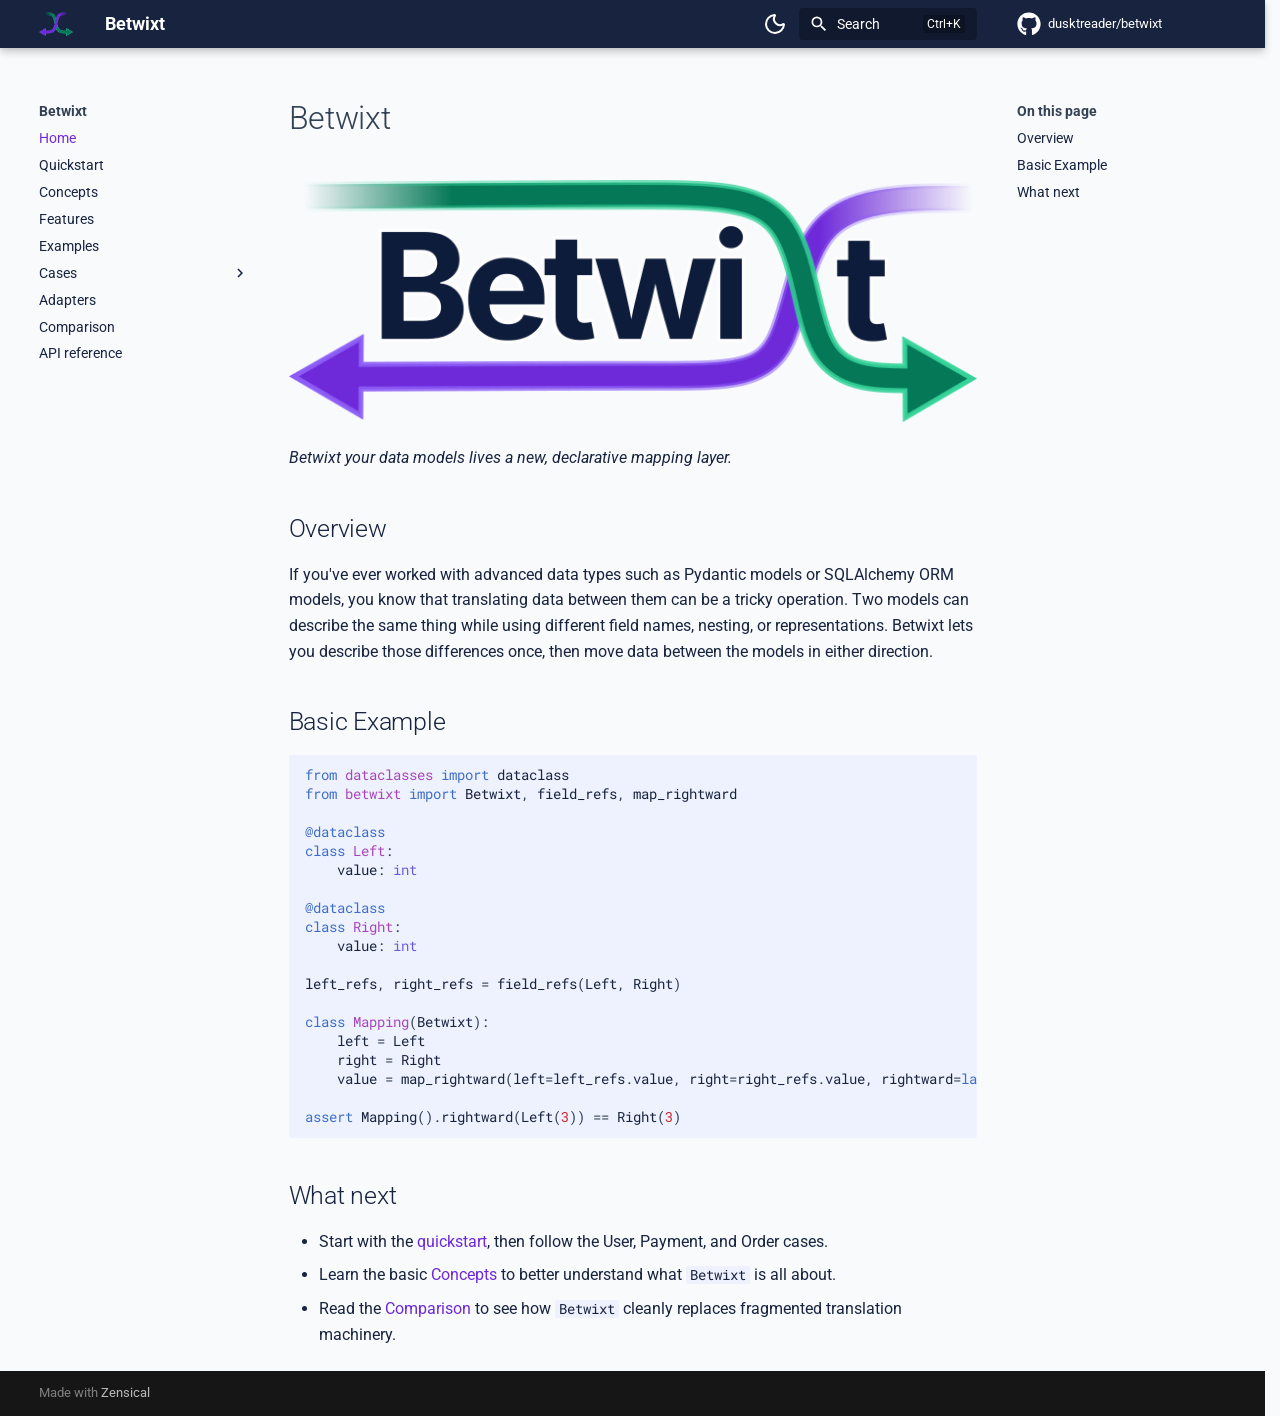
<file: index.html>
<!doctype html>
<html lang="en" class="no-js">
  <head>
    
      <meta charset="utf-8">
      <meta name="viewport" content="width=device-width,initial-scale=1">
      
      
      
        <link rel="canonical" href="https://dusktreader.github.io/betwixt/">
      
      
      
        <link rel="next" href="quickstart/">
      
      
        
      
      
      <link rel="icon" href="static/icon.png">
      <meta name="generator" content="zensical-0.0.13">
    
    
      
        <title>Betwixt - Betwixt</title>
      
    
    
      
        
      
      <link rel="stylesheet" href="assets/stylesheets/classic/main.70d17ad7.min.css">
      
        
          
        
        <link rel="stylesheet" href="assets/stylesheets/classic/palette.7dc9a0ad.min.css">
      
      
  
  
    
  
    
  
    
  
    
  
    
  
    
  
    
  
    
  
    
  
    
  
    
  
    
  
  
  <style>:root{}</style>



    
    
      
    
    
      
        
        
        <link rel="preconnect" href="https://fonts.gstatic.com" crossorigin>
        <link rel="stylesheet" href="https://fonts.googleapis.com/css?family=Roboto:300,300i,400,400i,500,500i,700,700i%7CRoboto+Mono:400,400i,700,700i&display=fallback">
        <style>:root{--md-text-font:"Roboto";--md-code-font:"Roboto Mono"}</style>
      
    
    
      <link rel="stylesheet" href="stylesheets/extra.css">
    
    <script>__md_scope=new URL(".",location),__md_hash=e=>[...e].reduce(((e,t)=>(e<<5)-e+t.charCodeAt(0)),0),__md_get=(e,t=localStorage,a=__md_scope)=>JSON.parse(t.getItem(a.pathname+"."+e)),__md_set=(e,t,a=localStorage,_=__md_scope)=>{try{a.setItem(_.pathname+"."+e,JSON.stringify(t))}catch(e){}},document.documentElement.setAttribute("data-platform",navigator.platform)</script>
    
      

    
    
  </head>
  
  
    
    
      
    
    
    
    
    <body dir="ltr" data-md-color-scheme="default" data-md-color-primary="deep-purple" data-md-color-accent="teal">
  
    
    <input class="md-toggle" data-md-toggle="drawer" type="checkbox" id="__drawer" autocomplete="off">
    <input class="md-toggle" data-md-toggle="search" type="checkbox" id="__search" autocomplete="off">
    <label class="md-overlay" for="__drawer"></label>
    <div data-md-component="skip">
      
        
        <a href="#betwixt" class="md-skip">
          Skip to content
        </a>
      
    </div>
    <div data-md-component="announce">
      
    </div>
    
    
      

  

<header class="md-header md-header--shadow" data-md-component="header">
  <nav class="md-header__inner md-grid" aria-label="Header">
    <a href="" title="Betwixt" class="md-header__button md-logo" aria-label="Betwixt" data-md-component="logo">
      
  <img src="static/icon.png" alt="logo">

    </a>
    <label class="md-header__button md-icon" for="__drawer">
      
      <svg xmlns="http://www.w3.org/2000/svg" viewBox="0 0 24 24"><path d="M3 6h18v2H3zm0 5h18v2H3zm0 5h18v2H3z"/></svg>
    </label>
    <div class="md-header__title" data-md-component="header-title">
      <div class="md-header__ellipsis">
        <div class="md-header__topic">
          <span class="md-ellipsis">
            Betwixt
          </span>
        </div>
        <div class="md-header__topic" data-md-component="header-topic">
          <span class="md-ellipsis">
            
              Betwixt
            
          </span>
        </div>
      </div>
    </div>
    
      
        <form class="md-header__option" data-md-component="palette">
  
    
    
    
    <input class="md-option" data-md-color-media="none" data-md-color-scheme="default" data-md-color-primary="deep-purple" data-md-color-accent="teal"  aria-label="Switch to dark mode"  type="radio" name="__palette" id="__palette_0">
    
      <label class="md-header__button md-icon" title="Switch to dark mode" for="__palette_1" hidden>
        <svg xmlns="http://www.w3.org/2000/svg" fill="none" stroke="currentColor" stroke-linecap="round" stroke-linejoin="round" stroke-width="2" class="lucide lucide-moon" viewBox="0 0 24 24"><path d="M20.985 12.486a9 9 0 1 1-9.473-9.472c.405-.022.617.46.402.803a6 6 0 0 0 8.268 8.268c.344-.215.825-.004.803.401"/></svg>
      </label>
    
  
    
    
    
    <input class="md-option" data-md-color-media="none" data-md-color-scheme="slate" data-md-color-primary="deep-purple" data-md-color-accent="teal"  aria-label="Switch to light mode"  type="radio" name="__palette" id="__palette_1">
    
      <label class="md-header__button md-icon" title="Switch to light mode" for="__palette_0" hidden>
        <svg xmlns="http://www.w3.org/2000/svg" fill="none" stroke="currentColor" stroke-linecap="round" stroke-linejoin="round" stroke-width="2" class="lucide lucide-sun" viewBox="0 0 24 24"><circle cx="12" cy="12" r="4"/><path d="M12 2v2M12 20v2M4.93 4.93l1.41 1.41M17.66 17.66l1.41 1.41M2 12h2M20 12h2M6.34 17.66l-1.41 1.41M19.07 4.93l-1.41 1.41"/></svg>
      </label>
    
  
</form>
      
    
    
      <script>var palette=__md_get("__palette");if(palette&&palette.color){if("(prefers-color-scheme)"===palette.color.media){var media=matchMedia("(prefers-color-scheme: light)"),input=document.querySelector(media.matches?"[data-md-color-media='(prefers-color-scheme: light)']":"[data-md-color-media='(prefers-color-scheme: dark)']");palette.color.media=input.getAttribute("data-md-color-media"),palette.color.scheme=input.getAttribute("data-md-color-scheme"),palette.color.primary=input.getAttribute("data-md-color-primary"),palette.color.accent=input.getAttribute("data-md-color-accent")}for(var[key,value]of Object.entries(palette.color))document.body.setAttribute("data-md-color-"+key,value)}</script>
    
    
    
      
      
        <label class="md-header__button md-icon" for="__search">
          
          <svg xmlns="http://www.w3.org/2000/svg" viewBox="0 0 24 24"><path d="M9.5 3A6.5 6.5 0 0 1 16 9.5c0 1.61-.59 3.09-1.56 4.23l.27.27h.79l5 5-1.5 1.5-5-5v-.79l-.27-.27A6.52 6.52 0 0 1 9.5 16 6.5 6.5 0 0 1 3 9.5 6.5 6.5 0 0 1 9.5 3m0 2C7 5 5 7 5 9.5S7 14 9.5 14 14 12 14 9.5 12 5 9.5 5"/></svg>
        </label>
        <div class="md-search" data-md-component="search" role="dialog" aria-label="Search">
  <button type="button" class="md-search__button">
    Search
  </button>
</div>
      
    
    <div class="md-header__source">
      
        <a href="https://github.com/dusktreader/betwixt" title="Go to repository" class="md-source" data-md-component="source">
  <div class="md-source__icon md-icon">
    
    <svg xmlns="http://www.w3.org/2000/svg" viewBox="0 0 512 512"><!--! Font Awesome Free 7.1.0 by @fontawesome - https://fontawesome.com License - https://fontawesome.com/license/free (Icons: CC BY 4.0, Fonts: SIL OFL 1.1, Code: MIT License) Copyright 2025 Fonticons, Inc.--><path fill="currentColor" d="M173.9 397.4c0 2-2.3 3.6-5.2 3.6-3.3.3-5.6-1.3-5.6-3.6 0-2 2.3-3.6 5.2-3.6 3-.3 5.6 1.3 5.6 3.6m-31.1-4.5c-.7 2 1.3 4.3 4.3 4.9 2.6 1 5.6 0 6.2-2s-1.3-4.3-4.3-5.2c-2.6-.7-5.5.3-6.2 2.3m44.2-1.7c-2.9.7-4.9 2.6-4.6 4.9.3 2 2.9 3.3 5.9 2.6 2.9-.7 4.9-2.6 4.6-4.6-.3-1.9-3-3.2-5.9-2.9M252.8 8C114.1 8 8 113.3 8 252c0 110.9 69.8 205.8 169.5 239.2 12.8 2.3 17.3-5.6 17.3-12.1 0-6.2-.3-40.4-.3-61.4 0 0-70 15-84.7-29.8 0 0-11.4-29.1-27.8-36.6 0 0-22.9-15.7 1.6-15.4 0 0 24.9 2 38.6 25.8 21.9 38.6 58.6 27.5 72.9 20.9 2.3-16 8.8-27.1 16-33.7-55.9-6.2-112.3-14.3-112.3-110.5 0-27.5 7.6-41.3 23.6-58.9-2.6-6.5-11.1-33.3 2.6-67.9 20.9-6.5 69 27 69 27 20-5.6 41.5-8.5 62.8-8.5s42.8 2.9 62.8 8.5c0 0 48.1-33.6 69-27 13.7 34.7 5.2 61.4 2.6 67.9 16 17.7 25.8 31.5 25.8 58.9 0 96.5-58.9 104.2-114.8 110.5 9.2 7.9 17 22.9 17 46.4 0 33.7-.3 75.4-.3 83.6 0 6.5 4.6 14.4 17.3 12.1C436.2 457.8 504 362.9 504 252 504 113.3 391.5 8 252.8 8M105.2 352.9c-1.3 1-1 3.3.7 5.2 1.6 1.6 3.9 2.3 5.2 1 1.3-1 1-3.3-.7-5.2-1.6-1.6-3.9-2.3-5.2-1m-10.8-8.1c-.7 1.3.3 2.9 2.3 3.9 1.6 1 3.6.7 4.3-.7.7-1.3-.3-2.9-2.3-3.9-2-.6-3.6-.3-4.3.7m32.4 35.6c-1.6 1.3-1 4.3 1.3 6.2 2.3 2.3 5.2 2.6 6.5 1 1.3-1.3.7-4.3-1.3-6.2-2.2-2.3-5.2-2.6-6.5-1m-11.4-14.7c-1.6 1-1.6 3.6 0 5.9s4.3 3.3 5.6 2.3c1.6-1.3 1.6-3.9 0-6.2-1.4-2.3-4-3.3-5.6-2"/></svg>
  </div>
  <div class="md-source__repository">
    dusktreader/betwixt
  </div>
</a>
      
    </div>
  </nav>
  
</header>
    
    <div class="md-container" data-md-component="container">
      
      
        
          
        
      
      <main class="md-main" data-md-component="main">
        <div class="md-main__inner md-grid">
          
            
              
              <div class="md-sidebar md-sidebar--primary" data-md-component="sidebar" data-md-type="navigation" >
                <div class="md-sidebar__scrollwrap">
                  <div class="md-sidebar__inner">
                    



<nav class="md-nav md-nav--primary" aria-label="Navigation" data-md-level="0">
  <label class="md-nav__title" for="__drawer">
    <a href="" title="Betwixt" class="md-nav__button md-logo" aria-label="Betwixt" data-md-component="logo">
      
  <img src="static/icon.png" alt="logo">

    </a>
    Betwixt
  </label>
  
    <div class="md-nav__source">
      <a href="https://github.com/dusktreader/betwixt" title="Go to repository" class="md-source" data-md-component="source">
  <div class="md-source__icon md-icon">
    
    <svg xmlns="http://www.w3.org/2000/svg" viewBox="0 0 512 512"><!--! Font Awesome Free 7.1.0 by @fontawesome - https://fontawesome.com License - https://fontawesome.com/license/free (Icons: CC BY 4.0, Fonts: SIL OFL 1.1, Code: MIT License) Copyright 2025 Fonticons, Inc.--><path fill="currentColor" d="M173.9 397.4c0 2-2.3 3.6-5.2 3.6-3.3.3-5.6-1.3-5.6-3.6 0-2 2.3-3.6 5.2-3.6 3-.3 5.6 1.3 5.6 3.6m-31.1-4.5c-.7 2 1.3 4.3 4.3 4.9 2.6 1 5.6 0 6.2-2s-1.3-4.3-4.3-5.2c-2.6-.7-5.5.3-6.2 2.3m44.2-1.7c-2.9.7-4.9 2.6-4.6 4.9.3 2 2.9 3.3 5.9 2.6 2.9-.7 4.9-2.6 4.6-4.6-.3-1.9-3-3.2-5.9-2.9M252.8 8C114.1 8 8 113.3 8 252c0 110.9 69.8 205.8 169.5 239.2 12.8 2.3 17.3-5.6 17.3-12.1 0-6.2-.3-40.4-.3-61.4 0 0-70 15-84.7-29.8 0 0-11.4-29.1-27.8-36.6 0 0-22.9-15.7 1.6-15.4 0 0 24.9 2 38.6 25.8 21.9 38.6 58.6 27.5 72.9 20.9 2.3-16 8.8-27.1 16-33.7-55.9-6.2-112.3-14.3-112.3-110.5 0-27.5 7.6-41.3 23.6-58.9-2.6-6.5-11.1-33.3 2.6-67.9 20.9-6.5 69 27 69 27 20-5.6 41.5-8.5 62.8-8.5s42.8 2.9 62.8 8.5c0 0 48.1-33.6 69-27 13.7 34.7 5.2 61.4 2.6 67.9 16 17.7 25.8 31.5 25.8 58.9 0 96.5-58.9 104.2-114.8 110.5 9.2 7.9 17 22.9 17 46.4 0 33.7-.3 75.4-.3 83.6 0 6.5 4.6 14.4 17.3 12.1C436.2 457.8 504 362.9 504 252 504 113.3 391.5 8 252.8 8M105.2 352.9c-1.3 1-1 3.3.7 5.2 1.6 1.6 3.9 2.3 5.2 1 1.3-1 1-3.3-.7-5.2-1.6-1.6-3.9-2.3-5.2-1m-10.8-8.1c-.7 1.3.3 2.9 2.3 3.9 1.6 1 3.6.7 4.3-.7.7-1.3-.3-2.9-2.3-3.9-2-.6-3.6-.3-4.3.7m32.4 35.6c-1.6 1.3-1 4.3 1.3 6.2 2.3 2.3 5.2 2.6 6.5 1 1.3-1.3.7-4.3-1.3-6.2-2.2-2.3-5.2-2.6-6.5-1m-11.4-14.7c-1.6 1-1.6 3.6 0 5.9s4.3 3.3 5.6 2.3c1.6-1.3 1.6-3.9 0-6.2-1.4-2.3-4-3.3-5.6-2"/></svg>
  </div>
  <div class="md-source__repository">
    dusktreader/betwixt
  </div>
</a>
    </div>
  
  <ul class="md-nav__list" data-md-scrollfix>
    
      
      
  
  
    
  
  
  
    <li class="md-nav__item md-nav__item--active">
      
      <input class="md-nav__toggle md-toggle" type="checkbox" id="__toc">
      
      
        
      
      
        <label class="md-nav__link md-nav__link--active" for="__toc">
          
  
  
  <span class="md-ellipsis">
    
  
    Home
  

    
  </span>
  
  

          <span class="md-nav__icon md-icon"></span>
        </label>
      
      <a href="" class="md-nav__link md-nav__link--active">
        
  
  
  <span class="md-ellipsis">
    
  
    Home
  

    
  </span>
  
  

      </a>
      
        


<nav class="md-nav md-nav--secondary" aria-label="On this page">
  
  
  
    
  
  
    <label class="md-nav__title" for="__toc">
      <span class="md-nav__icon md-icon"></span>
      On this page
    </label>
    <ul class="md-nav__list" data-md-component="toc" data-md-scrollfix>
      
        <li class="md-nav__item">
  <a href="#overview" class="md-nav__link">
    <span class="md-ellipsis">
      
        Overview
      
    </span>
  </a>
  
</li>
      
        <li class="md-nav__item">
  <a href="#basic-example" class="md-nav__link">
    <span class="md-ellipsis">
      
        Basic Example
      
    </span>
  </a>
  
</li>
      
        <li class="md-nav__item">
  <a href="#what-next" class="md-nav__link">
    <span class="md-ellipsis">
      
        What next
      
    </span>
  </a>
  
</li>
      
    </ul>
  
</nav>
      
    </li>
  

    
      
      
  
  
  
  
    <li class="md-nav__item">
      <a href="quickstart/" class="md-nav__link">
        
  
  
  <span class="md-ellipsis">
    
  
    Quickstart
  

    
  </span>
  
  

      </a>
    </li>
  

    
      
      
  
  
  
  
    <li class="md-nav__item">
      <a href="concepts/" class="md-nav__link">
        
  
  
  <span class="md-ellipsis">
    
  
    Concepts
  

    
  </span>
  
  

      </a>
    </li>
  

    
      
      
  
  
  
  
    <li class="md-nav__item">
      <a href="features/" class="md-nav__link">
        
  
  
  <span class="md-ellipsis">
    
  
    Features
  

    
  </span>
  
  

      </a>
    </li>
  

    
      
      
  
  
  
  
    <li class="md-nav__item">
      <a href="examples/" class="md-nav__link">
        
  
  
  <span class="md-ellipsis">
    
  
    Examples
  

    
  </span>
  
  

      </a>
    </li>
  

    
      
      
  
  
  
  
    
    
    
    
    
    <li class="md-nav__item md-nav__item--nested">
      
        
        
        <input class="md-nav__toggle md-toggle " type="checkbox" id="__nav_6" >
        
          
          <label class="md-nav__link" for="__nav_6" id="__nav_6_label" tabindex="0">
            
  
  
  <span class="md-ellipsis">
    
  
    Cases
  

    
  </span>
  
  

            <span class="md-nav__icon md-icon"></span>
          </label>
        
        <nav class="md-nav" data-md-level="1" aria-labelledby="__nav_6_label" aria-expanded="false">
          <label class="md-nav__title" for="__nav_6">
            <span class="md-nav__icon md-icon"></span>
            
  
    Cases
  

          </label>
          <ul class="md-nav__list" data-md-scrollfix>
            
              
                
  
  
  
  
    <li class="md-nav__item">
      <a href="cases/" class="md-nav__link">
        
  
  
  <span class="md-ellipsis">
    
  
    Case studies
  

    
  </span>
  
  

      </a>
    </li>
  

              
            
              
                
  
  
  
  
    <li class="md-nav__item">
      <a href="cases/user/" class="md-nav__link">
        
  
  
  <span class="md-ellipsis">
    
  
    User case
  

    
  </span>
  
  

      </a>
    </li>
  

              
            
              
                
  
  
  
  
    <li class="md-nav__item">
      <a href="cases/payment/" class="md-nav__link">
        
  
  
  <span class="md-ellipsis">
    
  
    Payment case
  

    
  </span>
  
  

      </a>
    </li>
  

              
            
              
                
  
  
  
  
    <li class="md-nav__item">
      <a href="cases/order/" class="md-nav__link">
        
  
  
  <span class="md-ellipsis">
    
  
    Order case
  

    
  </span>
  
  

      </a>
    </li>
  

              
            
              
                
  
  
  
  
    <li class="md-nav__item">
      <a href="cases/checkout/" class="md-nav__link">
        
  
  
  <span class="md-ellipsis">
    
  
    Checkout case
  

    
  </span>
  
  

      </a>
    </li>
  

              
            
          </ul>
        </nav>
      
    </li>
  

    
      
      
  
  
  
  
    <li class="md-nav__item">
      <a href="adapters/" class="md-nav__link">
        
  
  
  <span class="md-ellipsis">
    
  
    Adapters
  

    
  </span>
  
  

      </a>
    </li>
  

    
      
      
  
  
  
  
    <li class="md-nav__item">
      <a href="comparison/" class="md-nav__link">
        
  
  
  <span class="md-ellipsis">
    
  
    Comparison
  

    
  </span>
  
  

      </a>
    </li>
  

    
      
      
  
  
  
  
    <li class="md-nav__item">
      <a href="api-reference/" class="md-nav__link">
        
  
  
  <span class="md-ellipsis">
    
  
    API reference
  

    
  </span>
  
  

      </a>
    </li>
  

    
  </ul>
</nav>
                  </div>
                </div>
              </div>
            
            
              
              <div class="md-sidebar md-sidebar--secondary" data-md-component="sidebar" data-md-type="toc" >
                <div class="md-sidebar__scrollwrap">
                  <div class="md-sidebar__inner">
                    


<nav class="md-nav md-nav--secondary" aria-label="On this page">
  
  
  
    
  
  
    <label class="md-nav__title" for="__toc">
      <span class="md-nav__icon md-icon"></span>
      On this page
    </label>
    <ul class="md-nav__list" data-md-component="toc" data-md-scrollfix>
      
        <li class="md-nav__item">
  <a href="#overview" class="md-nav__link">
    <span class="md-ellipsis">
      
        Overview
      
    </span>
  </a>
  
</li>
      
        <li class="md-nav__item">
  <a href="#basic-example" class="md-nav__link">
    <span class="md-ellipsis">
      
        Basic Example
      
    </span>
  </a>
  
</li>
      
        <li class="md-nav__item">
  <a href="#what-next" class="md-nav__link">
    <span class="md-ellipsis">
      
        What next
      
    </span>
  </a>
  
</li>
      
    </ul>
  
</nav>
                  </div>
                </div>
              </div>
            
          
          
            <div class="md-content" data-md-component="content">
              
              <article class="md-content__inner md-typeset">
                
                  
  
  


<h1 id="betwixt">Betwixt<a class="headerlink" href="#betwixt" title="Permanent link">&para;</a></h1>
<p><img alt="Betwixt logo" src="static/logo.png" /></p>
<p><em>Betwixt your data models lives a new, declarative mapping layer.</em></p>
<h2 id="overview">Overview<a class="headerlink" href="#overview" title="Permanent link">&para;</a></h2>
<p>If you've ever worked with advanced data types such as Pydantic models or SQLAlchemy ORM models, you know that
translating data between them can be a tricky operation. Two models can describe the same thing while using different
field names, nesting, or representations. Betwixt lets you describe those differences once, then move data between the
models in either direction.</p>
<h2 id="basic-example">Basic Example<a class="headerlink" href="#basic-example" title="Permanent link">&para;</a></h2>
<div class="language-python highlight"><pre><span></span><code><span id="__span-0-1"><a id="__codelineno-0-1" name="__codelineno-0-1" href="#__codelineno-0-1"></a><span class="kn">from</span><span class="w"> </span><span class="nn">dataclasses</span><span class="w"> </span><span class="kn">import</span> <span class="n">dataclass</span>
</span><span id="__span-0-2"><a id="__codelineno-0-2" name="__codelineno-0-2" href="#__codelineno-0-2"></a><span class="kn">from</span><span class="w"> </span><span class="nn">betwixt</span><span class="w"> </span><span class="kn">import</span> <span class="n">Betwixt</span><span class="p">,</span> <span class="n">field_refs</span><span class="p">,</span> <span class="n">map_rightward</span>
</span><span id="__span-0-3"><a id="__codelineno-0-3" name="__codelineno-0-3" href="#__codelineno-0-3"></a>
</span><span id="__span-0-4"><a id="__codelineno-0-4" name="__codelineno-0-4" href="#__codelineno-0-4"></a><span class="nd">@dataclass</span>
</span><span id="__span-0-5"><a id="__codelineno-0-5" name="__codelineno-0-5" href="#__codelineno-0-5"></a><span class="k">class</span><span class="w"> </span><span class="nc">Left</span><span class="p">:</span>
</span><span id="__span-0-6"><a id="__codelineno-0-6" name="__codelineno-0-6" href="#__codelineno-0-6"></a>    <span class="n">value</span><span class="p">:</span> <span class="nb">int</span>
</span><span id="__span-0-7"><a id="__codelineno-0-7" name="__codelineno-0-7" href="#__codelineno-0-7"></a>
</span><span id="__span-0-8"><a id="__codelineno-0-8" name="__codelineno-0-8" href="#__codelineno-0-8"></a><span class="nd">@dataclass</span>
</span><span id="__span-0-9"><a id="__codelineno-0-9" name="__codelineno-0-9" href="#__codelineno-0-9"></a><span class="k">class</span><span class="w"> </span><span class="nc">Right</span><span class="p">:</span>
</span><span id="__span-0-10"><a id="__codelineno-0-10" name="__codelineno-0-10" href="#__codelineno-0-10"></a>    <span class="n">value</span><span class="p">:</span> <span class="nb">int</span>
</span><span id="__span-0-11"><a id="__codelineno-0-11" name="__codelineno-0-11" href="#__codelineno-0-11"></a>
</span><span id="__span-0-12"><a id="__codelineno-0-12" name="__codelineno-0-12" href="#__codelineno-0-12"></a><span class="n">left_refs</span><span class="p">,</span> <span class="n">right_refs</span> <span class="o">=</span> <span class="n">field_refs</span><span class="p">(</span><span class="n">Left</span><span class="p">,</span> <span class="n">Right</span><span class="p">)</span>
</span><span id="__span-0-13"><a id="__codelineno-0-13" name="__codelineno-0-13" href="#__codelineno-0-13"></a>
</span><span id="__span-0-14"><a id="__codelineno-0-14" name="__codelineno-0-14" href="#__codelineno-0-14"></a><span class="k">class</span><span class="w"> </span><span class="nc">Mapping</span><span class="p">(</span><span class="n">Betwixt</span><span class="p">):</span>
</span><span id="__span-0-15"><a id="__codelineno-0-15" name="__codelineno-0-15" href="#__codelineno-0-15"></a>    <span class="n">left</span> <span class="o">=</span> <span class="n">Left</span>
</span><span id="__span-0-16"><a id="__codelineno-0-16" name="__codelineno-0-16" href="#__codelineno-0-16"></a>    <span class="n">right</span> <span class="o">=</span> <span class="n">Right</span>
</span><span id="__span-0-17"><a id="__codelineno-0-17" name="__codelineno-0-17" href="#__codelineno-0-17"></a>    <span class="n">value</span> <span class="o">=</span> <span class="n">map_rightward</span><span class="p">(</span><span class="n">left</span><span class="o">=</span><span class="n">left_refs</span><span class="o">.</span><span class="n">value</span><span class="p">,</span> <span class="n">right</span><span class="o">=</span><span class="n">right_refs</span><span class="o">.</span><span class="n">value</span><span class="p">,</span> <span class="n">rightward</span><span class="o">=</span><span class="k">lambda</span> <span class="n">value</span><span class="p">:</span> <span class="n">value</span><span class="p">)</span>
</span><span id="__span-0-18"><a id="__codelineno-0-18" name="__codelineno-0-18" href="#__codelineno-0-18"></a>
</span><span id="__span-0-19"><a id="__codelineno-0-19" name="__codelineno-0-19" href="#__codelineno-0-19"></a><span class="k">assert</span> <span class="n">Mapping</span><span class="p">()</span><span class="o">.</span><span class="n">rightward</span><span class="p">(</span><span class="n">Left</span><span class="p">(</span><span class="mi">3</span><span class="p">))</span> <span class="o">==</span> <span class="n">Right</span><span class="p">(</span><span class="mi">3</span><span class="p">)</span>
</span></code></pre></div>
<h2 id="what-next">What next<a class="headerlink" href="#what-next" title="Permanent link">&para;</a></h2>
<ul>
<li>Start with the <a href="quickstart/">quickstart</a>, then follow the User, Payment, and Order cases.</li>
<li>Learn the basic <a href="concepts/">Concepts</a> to better understand what <code>Betwixt</code> is all about.</li>
<li>Read the <a href="comparison/">Comparison</a> to see how <code>Betwixt</code> cleanly replaces fragmented translation machinery.</li>
</ul>














                
              </article>
            </div>
          
          
<script>var target=document.getElementById(location.hash.slice(1));target&&target.name&&(target.checked=target.name.startsWith("__tabbed_"))</script>
        </div>
        
      </main>
      
        <footer class="md-footer">
  
  <div class="md-footer-meta md-typeset">
    <div class="md-footer-meta__inner md-grid">
      <div class="md-copyright">
  
  
    Made with
    <a href="https://zensical.org/" target="_blank" rel="noopener">
      Zensical
    </a>
  
</div>
      
    </div>
  </div>
</footer>
      
    </div>
    <div class="md-dialog" data-md-component="dialog">
      <div class="md-dialog__inner md-typeset"></div>
    </div>
    
    
    
      
      
      
      <script id="__config" type="application/json">{"annotate":null,"base":".","features":[],"search":"assets/javascripts/workers/search.1bfe1b73.min.js","tags":null,"translations":{"clipboard.copied":"Copied to clipboard","clipboard.copy":"Copy to clipboard","search.result.more.one":"1 more on this page","search.result.more.other":"# more on this page","search.result.none":"No matching documents","search.result.one":"1 matching document","search.result.other":"# matching documents","search.result.placeholder":"Type to start searching","search.result.term.missing":"Missing","select.version":"Select version"},"version":null}</script>
    
    
      <script src="assets/javascripts/bundle.6008f134.min.js"></script>
      
    
  </body>
</html>
</file>
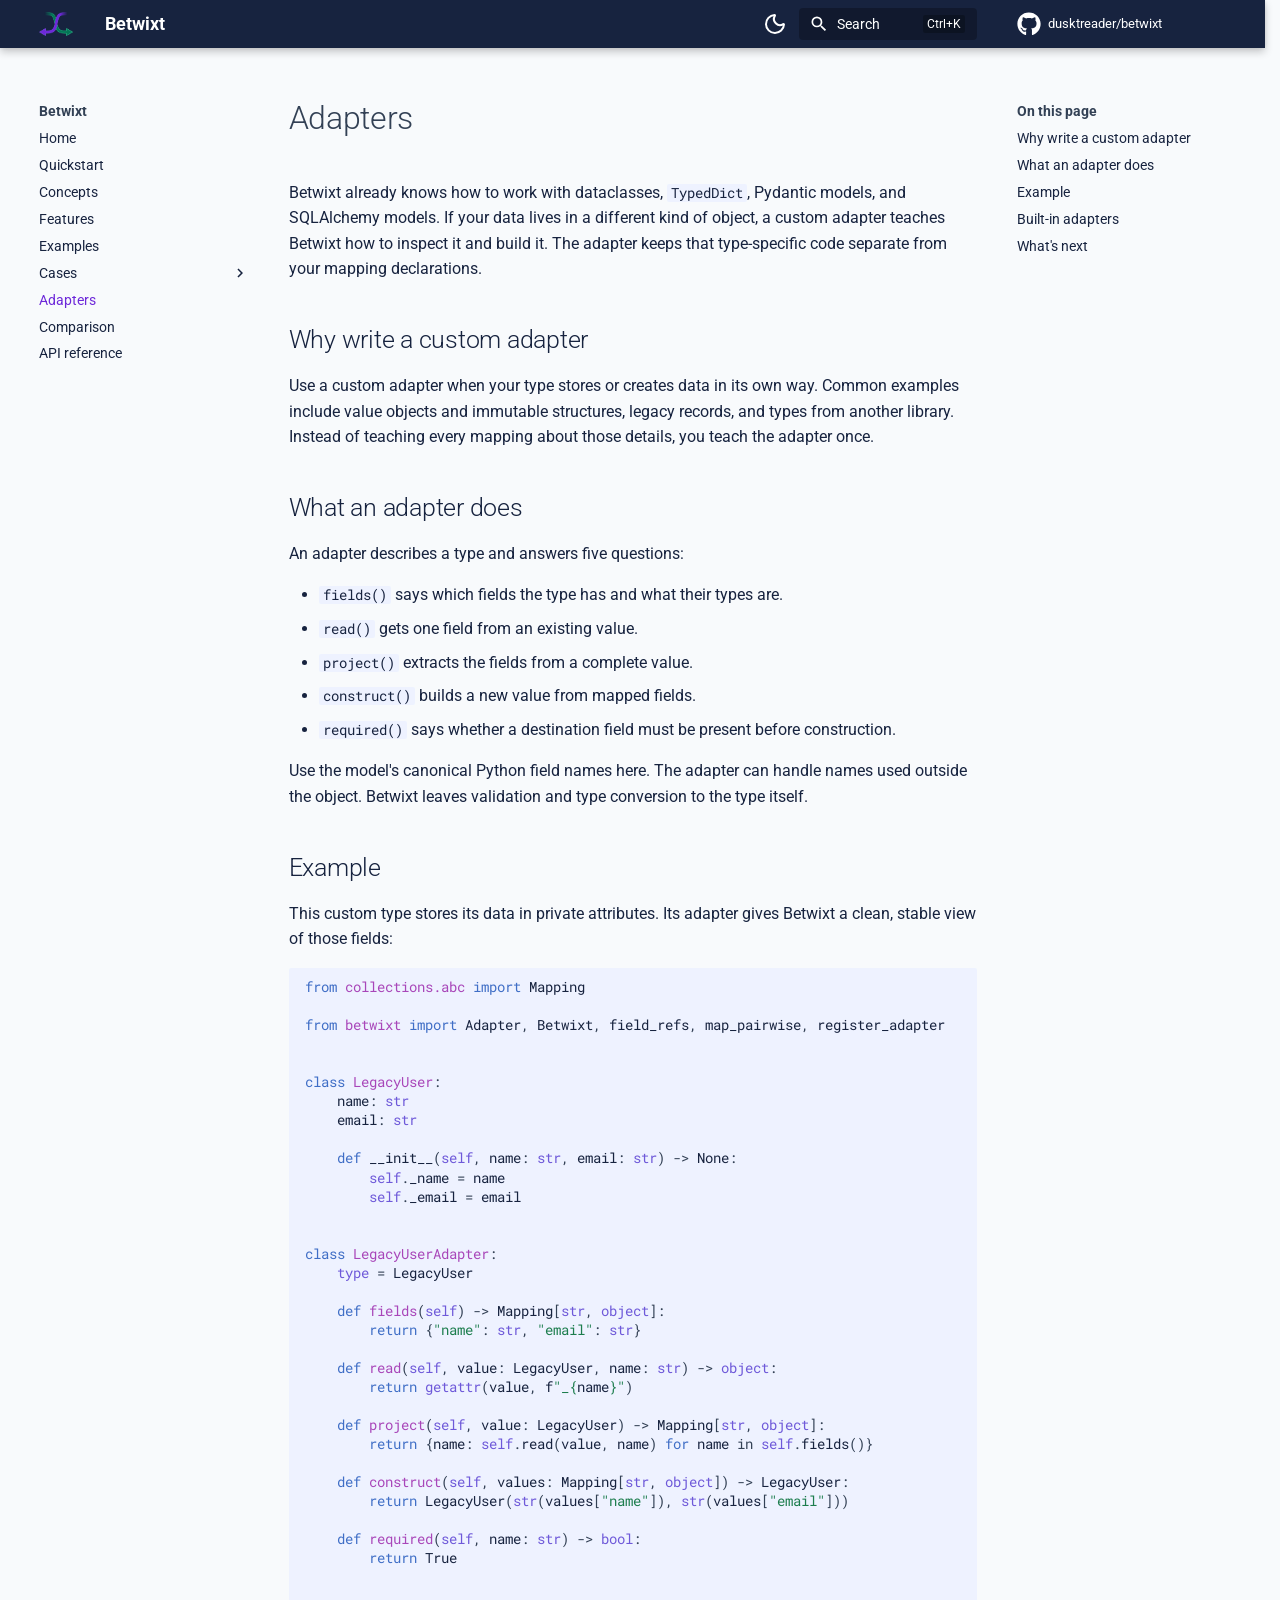
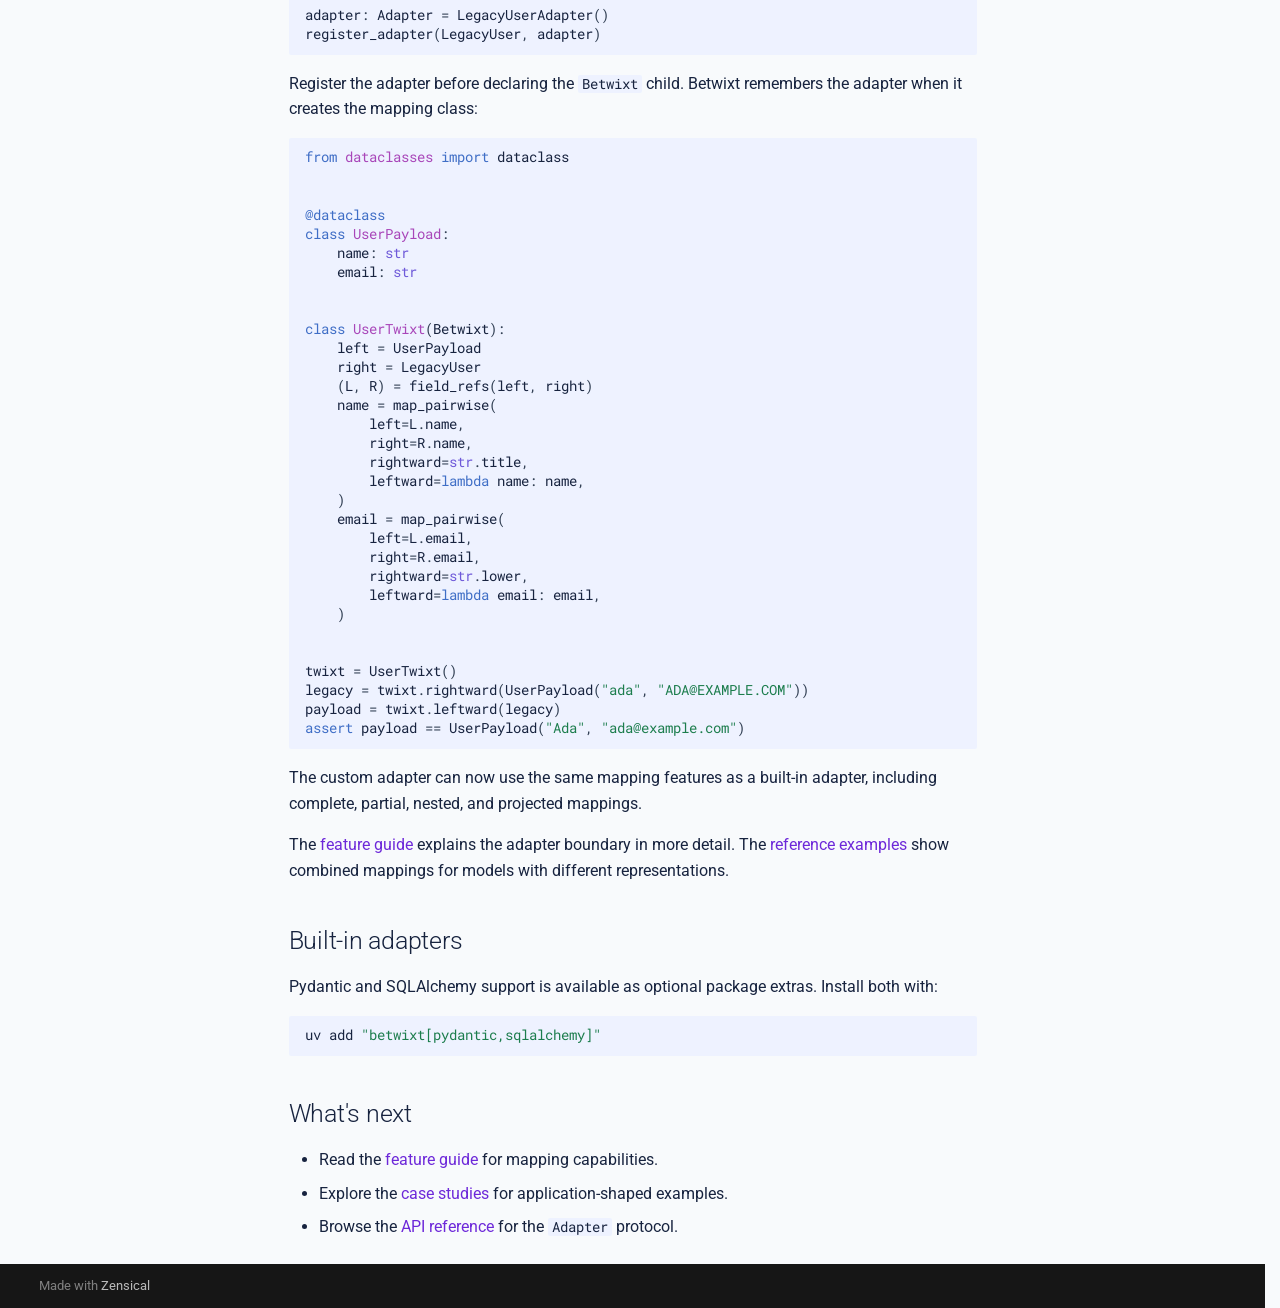
<file: adapters/index.html>
<!doctype html>
<html lang="en" class="no-js">
  <head>
    
      <meta charset="utf-8">
      <meta name="viewport" content="width=device-width,initial-scale=1">
      
      
      
        <link rel="canonical" href="https://dusktreader.github.io/betwixt/adapters/">
      
      
        <link rel="prev" href="../cases/checkout/">
      
      
        <link rel="next" href="../comparison/">
      
      
        
      
      
      <link rel="icon" href="../static/icon.png">
      <meta name="generator" content="zensical-0.0.13">
    
    
      
        <title>Adapters - Betwixt</title>
      
    
    
      
        
      
      <link rel="stylesheet" href="../assets/stylesheets/classic/main.70d17ad7.min.css">
      
        
          
        
        <link rel="stylesheet" href="../assets/stylesheets/classic/palette.7dc9a0ad.min.css">
      
      
  
  
    
  
    
  
    
  
    
  
    
  
    
  
    
  
    
  
    
  
    
  
    
  
    
  
  
  <style>:root{}</style>



    
    
      
    
    
      
        
        
        <link rel="preconnect" href="https://fonts.gstatic.com" crossorigin>
        <link rel="stylesheet" href="https://fonts.googleapis.com/css?family=Roboto:300,300i,400,400i,500,500i,700,700i%7CRoboto+Mono:400,400i,700,700i&display=fallback">
        <style>:root{--md-text-font:"Roboto";--md-code-font:"Roboto Mono"}</style>
      
    
    
      <link rel="stylesheet" href="../stylesheets/extra.css">
    
    <script>__md_scope=new URL("..",location),__md_hash=e=>[...e].reduce(((e,t)=>(e<<5)-e+t.charCodeAt(0)),0),__md_get=(e,t=localStorage,a=__md_scope)=>JSON.parse(t.getItem(a.pathname+"."+e)),__md_set=(e,t,a=localStorage,_=__md_scope)=>{try{a.setItem(_.pathname+"."+e,JSON.stringify(t))}catch(e){}},document.documentElement.setAttribute("data-platform",navigator.platform)</script>
    
      

    
    
  </head>
  
  
    
    
      
    
    
    
    
    <body dir="ltr" data-md-color-scheme="default" data-md-color-primary="deep-purple" data-md-color-accent="teal">
  
    
    <input class="md-toggle" data-md-toggle="drawer" type="checkbox" id="__drawer" autocomplete="off">
    <input class="md-toggle" data-md-toggle="search" type="checkbox" id="__search" autocomplete="off">
    <label class="md-overlay" for="__drawer"></label>
    <div data-md-component="skip">
      
        
        <a href="#adapters" class="md-skip">
          Skip to content
        </a>
      
    </div>
    <div data-md-component="announce">
      
    </div>
    
    
      

  

<header class="md-header md-header--shadow" data-md-component="header">
  <nav class="md-header__inner md-grid" aria-label="Header">
    <a href=".." title="Betwixt" class="md-header__button md-logo" aria-label="Betwixt" data-md-component="logo">
      
  <img src="../static/icon.png" alt="logo">

    </a>
    <label class="md-header__button md-icon" for="__drawer">
      
      <svg xmlns="http://www.w3.org/2000/svg" viewBox="0 0 24 24"><path d="M3 6h18v2H3zm0 5h18v2H3zm0 5h18v2H3z"/></svg>
    </label>
    <div class="md-header__title" data-md-component="header-title">
      <div class="md-header__ellipsis">
        <div class="md-header__topic">
          <span class="md-ellipsis">
            Betwixt
          </span>
        </div>
        <div class="md-header__topic" data-md-component="header-topic">
          <span class="md-ellipsis">
            
              Adapters
            
          </span>
        </div>
      </div>
    </div>
    
      
        <form class="md-header__option" data-md-component="palette">
  
    
    
    
    <input class="md-option" data-md-color-media="none" data-md-color-scheme="default" data-md-color-primary="deep-purple" data-md-color-accent="teal"  aria-label="Switch to dark mode"  type="radio" name="__palette" id="__palette_0">
    
      <label class="md-header__button md-icon" title="Switch to dark mode" for="__palette_1" hidden>
        <svg xmlns="http://www.w3.org/2000/svg" fill="none" stroke="currentColor" stroke-linecap="round" stroke-linejoin="round" stroke-width="2" class="lucide lucide-moon" viewBox="0 0 24 24"><path d="M20.985 12.486a9 9 0 1 1-9.473-9.472c.405-.022.617.46.402.803a6 6 0 0 0 8.268 8.268c.344-.215.825-.004.803.401"/></svg>
      </label>
    
  
    
    
    
    <input class="md-option" data-md-color-media="none" data-md-color-scheme="slate" data-md-color-primary="deep-purple" data-md-color-accent="teal"  aria-label="Switch to light mode"  type="radio" name="__palette" id="__palette_1">
    
      <label class="md-header__button md-icon" title="Switch to light mode" for="__palette_0" hidden>
        <svg xmlns="http://www.w3.org/2000/svg" fill="none" stroke="currentColor" stroke-linecap="round" stroke-linejoin="round" stroke-width="2" class="lucide lucide-sun" viewBox="0 0 24 24"><circle cx="12" cy="12" r="4"/><path d="M12 2v2M12 20v2M4.93 4.93l1.41 1.41M17.66 17.66l1.41 1.41M2 12h2M20 12h2M6.34 17.66l-1.41 1.41M19.07 4.93l-1.41 1.41"/></svg>
      </label>
    
  
</form>
      
    
    
      <script>var palette=__md_get("__palette");if(palette&&palette.color){if("(prefers-color-scheme)"===palette.color.media){var media=matchMedia("(prefers-color-scheme: light)"),input=document.querySelector(media.matches?"[data-md-color-media='(prefers-color-scheme: light)']":"[data-md-color-media='(prefers-color-scheme: dark)']");palette.color.media=input.getAttribute("data-md-color-media"),palette.color.scheme=input.getAttribute("data-md-color-scheme"),palette.color.primary=input.getAttribute("data-md-color-primary"),palette.color.accent=input.getAttribute("data-md-color-accent")}for(var[key,value]of Object.entries(palette.color))document.body.setAttribute("data-md-color-"+key,value)}</script>
    
    
    
      
      
        <label class="md-header__button md-icon" for="__search">
          
          <svg xmlns="http://www.w3.org/2000/svg" viewBox="0 0 24 24"><path d="M9.5 3A6.5 6.5 0 0 1 16 9.5c0 1.61-.59 3.09-1.56 4.23l.27.27h.79l5 5-1.5 1.5-5-5v-.79l-.27-.27A6.52 6.52 0 0 1 9.5 16 6.5 6.5 0 0 1 3 9.5 6.5 6.5 0 0 1 9.5 3m0 2C7 5 5 7 5 9.5S7 14 9.5 14 14 12 14 9.5 12 5 9.5 5"/></svg>
        </label>
        <div class="md-search" data-md-component="search" role="dialog" aria-label="Search">
  <button type="button" class="md-search__button">
    Search
  </button>
</div>
      
    
    <div class="md-header__source">
      
        <a href="https://github.com/dusktreader/betwixt" title="Go to repository" class="md-source" data-md-component="source">
  <div class="md-source__icon md-icon">
    
    <svg xmlns="http://www.w3.org/2000/svg" viewBox="0 0 512 512"><!--! Font Awesome Free 7.1.0 by @fontawesome - https://fontawesome.com License - https://fontawesome.com/license/free (Icons: CC BY 4.0, Fonts: SIL OFL 1.1, Code: MIT License) Copyright 2025 Fonticons, Inc.--><path fill="currentColor" d="M173.9 397.4c0 2-2.3 3.6-5.2 3.6-3.3.3-5.6-1.3-5.6-3.6 0-2 2.3-3.6 5.2-3.6 3-.3 5.6 1.3 5.6 3.6m-31.1-4.5c-.7 2 1.3 4.3 4.3 4.9 2.6 1 5.6 0 6.2-2s-1.3-4.3-4.3-5.2c-2.6-.7-5.5.3-6.2 2.3m44.2-1.7c-2.9.7-4.9 2.6-4.6 4.9.3 2 2.9 3.3 5.9 2.6 2.9-.7 4.9-2.6 4.6-4.6-.3-1.9-3-3.2-5.9-2.9M252.8 8C114.1 8 8 113.3 8 252c0 110.9 69.8 205.8 169.5 239.2 12.8 2.3 17.3-5.6 17.3-12.1 0-6.2-.3-40.4-.3-61.4 0 0-70 15-84.7-29.8 0 0-11.4-29.1-27.8-36.6 0 0-22.9-15.7 1.6-15.4 0 0 24.9 2 38.6 25.8 21.9 38.6 58.6 27.5 72.9 20.9 2.3-16 8.8-27.1 16-33.7-55.9-6.2-112.3-14.3-112.3-110.5 0-27.5 7.6-41.3 23.6-58.9-2.6-6.5-11.1-33.3 2.6-67.9 20.9-6.5 69 27 69 27 20-5.6 41.5-8.5 62.8-8.5s42.8 2.9 62.8 8.5c0 0 48.1-33.6 69-27 13.7 34.7 5.2 61.4 2.6 67.9 16 17.7 25.8 31.5 25.8 58.9 0 96.5-58.9 104.2-114.8 110.5 9.2 7.9 17 22.9 17 46.4 0 33.7-.3 75.4-.3 83.6 0 6.5 4.6 14.4 17.3 12.1C436.2 457.8 504 362.9 504 252 504 113.3 391.5 8 252.8 8M105.2 352.9c-1.3 1-1 3.3.7 5.2 1.6 1.6 3.9 2.3 5.2 1 1.3-1 1-3.3-.7-5.2-1.6-1.6-3.9-2.3-5.2-1m-10.8-8.1c-.7 1.3.3 2.9 2.3 3.9 1.6 1 3.6.7 4.3-.7.7-1.3-.3-2.9-2.3-3.9-2-.6-3.6-.3-4.3.7m32.4 35.6c-1.6 1.3-1 4.3 1.3 6.2 2.3 2.3 5.2 2.6 6.5 1 1.3-1.3.7-4.3-1.3-6.2-2.2-2.3-5.2-2.6-6.5-1m-11.4-14.7c-1.6 1-1.6 3.6 0 5.9s4.3 3.3 5.6 2.3c1.6-1.3 1.6-3.9 0-6.2-1.4-2.3-4-3.3-5.6-2"/></svg>
  </div>
  <div class="md-source__repository">
    dusktreader/betwixt
  </div>
</a>
      
    </div>
  </nav>
  
</header>
    
    <div class="md-container" data-md-component="container">
      
      
        
          
        
      
      <main class="md-main" data-md-component="main">
        <div class="md-main__inner md-grid">
          
            
              
              <div class="md-sidebar md-sidebar--primary" data-md-component="sidebar" data-md-type="navigation" >
                <div class="md-sidebar__scrollwrap">
                  <div class="md-sidebar__inner">
                    



<nav class="md-nav md-nav--primary" aria-label="Navigation" data-md-level="0">
  <label class="md-nav__title" for="__drawer">
    <a href=".." title="Betwixt" class="md-nav__button md-logo" aria-label="Betwixt" data-md-component="logo">
      
  <img src="../static/icon.png" alt="logo">

    </a>
    Betwixt
  </label>
  
    <div class="md-nav__source">
      <a href="https://github.com/dusktreader/betwixt" title="Go to repository" class="md-source" data-md-component="source">
  <div class="md-source__icon md-icon">
    
    <svg xmlns="http://www.w3.org/2000/svg" viewBox="0 0 512 512"><!--! Font Awesome Free 7.1.0 by @fontawesome - https://fontawesome.com License - https://fontawesome.com/license/free (Icons: CC BY 4.0, Fonts: SIL OFL 1.1, Code: MIT License) Copyright 2025 Fonticons, Inc.--><path fill="currentColor" d="M173.9 397.4c0 2-2.3 3.6-5.2 3.6-3.3.3-5.6-1.3-5.6-3.6 0-2 2.3-3.6 5.2-3.6 3-.3 5.6 1.3 5.6 3.6m-31.1-4.5c-.7 2 1.3 4.3 4.3 4.9 2.6 1 5.6 0 6.2-2s-1.3-4.3-4.3-5.2c-2.6-.7-5.5.3-6.2 2.3m44.2-1.7c-2.9.7-4.9 2.6-4.6 4.9.3 2 2.9 3.3 5.9 2.6 2.9-.7 4.9-2.6 4.6-4.6-.3-1.9-3-3.2-5.9-2.9M252.8 8C114.1 8 8 113.3 8 252c0 110.9 69.8 205.8 169.5 239.2 12.8 2.3 17.3-5.6 17.3-12.1 0-6.2-.3-40.4-.3-61.4 0 0-70 15-84.7-29.8 0 0-11.4-29.1-27.8-36.6 0 0-22.9-15.7 1.6-15.4 0 0 24.9 2 38.6 25.8 21.9 38.6 58.6 27.5 72.9 20.9 2.3-16 8.8-27.1 16-33.7-55.9-6.2-112.3-14.3-112.3-110.5 0-27.5 7.6-41.3 23.6-58.9-2.6-6.5-11.1-33.3 2.6-67.9 20.9-6.5 69 27 69 27 20-5.6 41.5-8.5 62.8-8.5s42.8 2.9 62.8 8.5c0 0 48.1-33.6 69-27 13.7 34.7 5.2 61.4 2.6 67.9 16 17.7 25.8 31.5 25.8 58.9 0 96.5-58.9 104.2-114.8 110.5 9.2 7.9 17 22.9 17 46.4 0 33.7-.3 75.4-.3 83.6 0 6.5 4.6 14.4 17.3 12.1C436.2 457.8 504 362.9 504 252 504 113.3 391.5 8 252.8 8M105.2 352.9c-1.3 1-1 3.3.7 5.2 1.6 1.6 3.9 2.3 5.2 1 1.3-1 1-3.3-.7-5.2-1.6-1.6-3.9-2.3-5.2-1m-10.8-8.1c-.7 1.3.3 2.9 2.3 3.9 1.6 1 3.6.7 4.3-.7.7-1.3-.3-2.9-2.3-3.9-2-.6-3.6-.3-4.3.7m32.4 35.6c-1.6 1.3-1 4.3 1.3 6.2 2.3 2.3 5.2 2.6 6.5 1 1.3-1.3.7-4.3-1.3-6.2-2.2-2.3-5.2-2.6-6.5-1m-11.4-14.7c-1.6 1-1.6 3.6 0 5.9s4.3 3.3 5.6 2.3c1.6-1.3 1.6-3.9 0-6.2-1.4-2.3-4-3.3-5.6-2"/></svg>
  </div>
  <div class="md-source__repository">
    dusktreader/betwixt
  </div>
</a>
    </div>
  
  <ul class="md-nav__list" data-md-scrollfix>
    
      
      
  
  
  
  
    <li class="md-nav__item">
      <a href=".." class="md-nav__link">
        
  
  
  <span class="md-ellipsis">
    
  
    Home
  

    
  </span>
  
  

      </a>
    </li>
  

    
      
      
  
  
  
  
    <li class="md-nav__item">
      <a href="../quickstart/" class="md-nav__link">
        
  
  
  <span class="md-ellipsis">
    
  
    Quickstart
  

    
  </span>
  
  

      </a>
    </li>
  

    
      
      
  
  
  
  
    <li class="md-nav__item">
      <a href="../concepts/" class="md-nav__link">
        
  
  
  <span class="md-ellipsis">
    
  
    Concepts
  

    
  </span>
  
  

      </a>
    </li>
  

    
      
      
  
  
  
  
    <li class="md-nav__item">
      <a href="../features/" class="md-nav__link">
        
  
  
  <span class="md-ellipsis">
    
  
    Features
  

    
  </span>
  
  

      </a>
    </li>
  

    
      
      
  
  
  
  
    <li class="md-nav__item">
      <a href="../examples/" class="md-nav__link">
        
  
  
  <span class="md-ellipsis">
    
  
    Examples
  

    
  </span>
  
  

      </a>
    </li>
  

    
      
      
  
  
  
  
    
    
    
    
    
    <li class="md-nav__item md-nav__item--nested">
      
        
        
        <input class="md-nav__toggle md-toggle " type="checkbox" id="__nav_6" >
        
          
          <label class="md-nav__link" for="__nav_6" id="__nav_6_label" tabindex="0">
            
  
  
  <span class="md-ellipsis">
    
  
    Cases
  

    
  </span>
  
  

            <span class="md-nav__icon md-icon"></span>
          </label>
        
        <nav class="md-nav" data-md-level="1" aria-labelledby="__nav_6_label" aria-expanded="false">
          <label class="md-nav__title" for="__nav_6">
            <span class="md-nav__icon md-icon"></span>
            
  
    Cases
  

          </label>
          <ul class="md-nav__list" data-md-scrollfix>
            
              
                
  
  
  
  
    <li class="md-nav__item">
      <a href="../cases/" class="md-nav__link">
        
  
  
  <span class="md-ellipsis">
    
  
    Case studies
  

    
  </span>
  
  

      </a>
    </li>
  

              
            
              
                
  
  
  
  
    <li class="md-nav__item">
      <a href="../cases/user/" class="md-nav__link">
        
  
  
  <span class="md-ellipsis">
    
  
    User case
  

    
  </span>
  
  

      </a>
    </li>
  

              
            
              
                
  
  
  
  
    <li class="md-nav__item">
      <a href="../cases/payment/" class="md-nav__link">
        
  
  
  <span class="md-ellipsis">
    
  
    Payment case
  

    
  </span>
  
  

      </a>
    </li>
  

              
            
              
                
  
  
  
  
    <li class="md-nav__item">
      <a href="../cases/order/" class="md-nav__link">
        
  
  
  <span class="md-ellipsis">
    
  
    Order case
  

    
  </span>
  
  

      </a>
    </li>
  

              
            
              
                
  
  
  
  
    <li class="md-nav__item">
      <a href="../cases/checkout/" class="md-nav__link">
        
  
  
  <span class="md-ellipsis">
    
  
    Checkout case
  

    
  </span>
  
  

      </a>
    </li>
  

              
            
          </ul>
        </nav>
      
    </li>
  

    
      
      
  
  
    
  
  
  
    <li class="md-nav__item md-nav__item--active">
      
      <input class="md-nav__toggle md-toggle" type="checkbox" id="__toc">
      
      
        
      
      
        <label class="md-nav__link md-nav__link--active" for="__toc">
          
  
  
  <span class="md-ellipsis">
    
  
    Adapters
  

    
  </span>
  
  

          <span class="md-nav__icon md-icon"></span>
        </label>
      
      <a href="./" class="md-nav__link md-nav__link--active">
        
  
  
  <span class="md-ellipsis">
    
  
    Adapters
  

    
  </span>
  
  

      </a>
      
        


<nav class="md-nav md-nav--secondary" aria-label="On this page">
  
  
  
    
  
  
    <label class="md-nav__title" for="__toc">
      <span class="md-nav__icon md-icon"></span>
      On this page
    </label>
    <ul class="md-nav__list" data-md-component="toc" data-md-scrollfix>
      
        <li class="md-nav__item">
  <a href="#why-write-a-custom-adapter" class="md-nav__link">
    <span class="md-ellipsis">
      
        Why write a custom adapter
      
    </span>
  </a>
  
</li>
      
        <li class="md-nav__item">
  <a href="#what-an-adapter-does" class="md-nav__link">
    <span class="md-ellipsis">
      
        What an adapter does
      
    </span>
  </a>
  
</li>
      
        <li class="md-nav__item">
  <a href="#example" class="md-nav__link">
    <span class="md-ellipsis">
      
        Example
      
    </span>
  </a>
  
</li>
      
        <li class="md-nav__item">
  <a href="#built-in-adapters" class="md-nav__link">
    <span class="md-ellipsis">
      
        Built-in adapters
      
    </span>
  </a>
  
</li>
      
        <li class="md-nav__item">
  <a href="#whats-next" class="md-nav__link">
    <span class="md-ellipsis">
      
        What's next
      
    </span>
  </a>
  
</li>
      
    </ul>
  
</nav>
      
    </li>
  

    
      
      
  
  
  
  
    <li class="md-nav__item">
      <a href="../comparison/" class="md-nav__link">
        
  
  
  <span class="md-ellipsis">
    
  
    Comparison
  

    
  </span>
  
  

      </a>
    </li>
  

    
      
      
  
  
  
  
    <li class="md-nav__item">
      <a href="../api-reference/" class="md-nav__link">
        
  
  
  <span class="md-ellipsis">
    
  
    API reference
  

    
  </span>
  
  

      </a>
    </li>
  

    
  </ul>
</nav>
                  </div>
                </div>
              </div>
            
            
              
              <div class="md-sidebar md-sidebar--secondary" data-md-component="sidebar" data-md-type="toc" >
                <div class="md-sidebar__scrollwrap">
                  <div class="md-sidebar__inner">
                    


<nav class="md-nav md-nav--secondary" aria-label="On this page">
  
  
  
    
  
  
    <label class="md-nav__title" for="__toc">
      <span class="md-nav__icon md-icon"></span>
      On this page
    </label>
    <ul class="md-nav__list" data-md-component="toc" data-md-scrollfix>
      
        <li class="md-nav__item">
  <a href="#why-write-a-custom-adapter" class="md-nav__link">
    <span class="md-ellipsis">
      
        Why write a custom adapter
      
    </span>
  </a>
  
</li>
      
        <li class="md-nav__item">
  <a href="#what-an-adapter-does" class="md-nav__link">
    <span class="md-ellipsis">
      
        What an adapter does
      
    </span>
  </a>
  
</li>
      
        <li class="md-nav__item">
  <a href="#example" class="md-nav__link">
    <span class="md-ellipsis">
      
        Example
      
    </span>
  </a>
  
</li>
      
        <li class="md-nav__item">
  <a href="#built-in-adapters" class="md-nav__link">
    <span class="md-ellipsis">
      
        Built-in adapters
      
    </span>
  </a>
  
</li>
      
        <li class="md-nav__item">
  <a href="#whats-next" class="md-nav__link">
    <span class="md-ellipsis">
      
        What's next
      
    </span>
  </a>
  
</li>
      
    </ul>
  
</nav>
                  </div>
                </div>
              </div>
            
          
          
            <div class="md-content" data-md-component="content">
              
              <article class="md-content__inner md-typeset">
                
                  
  
  


<h1 id="adapters">Adapters<a class="headerlink" href="#adapters" title="Permanent link">&para;</a></h1>
<p>Betwixt already knows how to work with dataclasses, <code>TypedDict</code>, Pydantic models, and SQLAlchemy models. If your data
lives in a different kind of object, a custom adapter teaches Betwixt how to inspect it and build it. The adapter keeps
that type-specific code separate from your mapping declarations.</p>
<h2 id="why-write-a-custom-adapter">Why write a custom adapter<a class="headerlink" href="#why-write-a-custom-adapter" title="Permanent link">&para;</a></h2>
<p>Use a custom adapter when your type stores or creates data in its own way. Common examples include value objects and
immutable structures, legacy records, and types from another library. Instead of teaching every mapping about those
details, you teach the adapter once.</p>
<h2 id="what-an-adapter-does">What an adapter does<a class="headerlink" href="#what-an-adapter-does" title="Permanent link">&para;</a></h2>
<p>An adapter describes a type and answers five questions:</p>
<ul>
<li><code>fields()</code> says which fields the type has and what their types are.</li>
<li><code>read()</code> gets one field from an existing value.</li>
<li><code>project()</code> extracts the fields from a complete value.</li>
<li><code>construct()</code> builds a new value from mapped fields.</li>
<li><code>required()</code> says whether a destination field must be present before construction.</li>
</ul>
<p>Use the model's canonical Python field names here. The adapter can handle names used outside the object. Betwixt leaves
validation and type conversion to the type itself.</p>
<h2 id="example">Example<a class="headerlink" href="#example" title="Permanent link">&para;</a></h2>
<p>This custom type stores its data in private attributes. Its adapter gives Betwixt a clean, stable view of those fields:</p>
<div class="language-python highlight"><pre><span></span><code><span id="__span-0-1"><a id="__codelineno-0-1" name="__codelineno-0-1" href="#__codelineno-0-1"></a><span class="kn">from</span><span class="w"> </span><span class="nn">collections.abc</span><span class="w"> </span><span class="kn">import</span> <span class="n">Mapping</span>
</span><span id="__span-0-2"><a id="__codelineno-0-2" name="__codelineno-0-2" href="#__codelineno-0-2"></a>
</span><span id="__span-0-3"><a id="__codelineno-0-3" name="__codelineno-0-3" href="#__codelineno-0-3"></a><span class="kn">from</span><span class="w"> </span><span class="nn">betwixt</span><span class="w"> </span><span class="kn">import</span> <span class="n">Adapter</span><span class="p">,</span> <span class="n">Betwixt</span><span class="p">,</span> <span class="n">field_refs</span><span class="p">,</span> <span class="n">map_pairwise</span><span class="p">,</span> <span class="n">register_adapter</span>
</span><span id="__span-0-4"><a id="__codelineno-0-4" name="__codelineno-0-4" href="#__codelineno-0-4"></a>
</span><span id="__span-0-5"><a id="__codelineno-0-5" name="__codelineno-0-5" href="#__codelineno-0-5"></a>
</span><span id="__span-0-6"><a id="__codelineno-0-6" name="__codelineno-0-6" href="#__codelineno-0-6"></a><span class="k">class</span><span class="w"> </span><span class="nc">LegacyUser</span><span class="p">:</span>
</span><span id="__span-0-7"><a id="__codelineno-0-7" name="__codelineno-0-7" href="#__codelineno-0-7"></a>    <span class="n">name</span><span class="p">:</span> <span class="nb">str</span>
</span><span id="__span-0-8"><a id="__codelineno-0-8" name="__codelineno-0-8" href="#__codelineno-0-8"></a>    <span class="n">email</span><span class="p">:</span> <span class="nb">str</span>
</span><span id="__span-0-9"><a id="__codelineno-0-9" name="__codelineno-0-9" href="#__codelineno-0-9"></a>
</span><span id="__span-0-10"><a id="__codelineno-0-10" name="__codelineno-0-10" href="#__codelineno-0-10"></a>    <span class="k">def</span><span class="w"> </span><span class="fm">__init__</span><span class="p">(</span><span class="bp">self</span><span class="p">,</span> <span class="n">name</span><span class="p">:</span> <span class="nb">str</span><span class="p">,</span> <span class="n">email</span><span class="p">:</span> <span class="nb">str</span><span class="p">)</span> <span class="o">-&gt;</span> <span class="kc">None</span><span class="p">:</span>
</span><span id="__span-0-11"><a id="__codelineno-0-11" name="__codelineno-0-11" href="#__codelineno-0-11"></a>        <span class="bp">self</span><span class="o">.</span><span class="n">_name</span> <span class="o">=</span> <span class="n">name</span>
</span><span id="__span-0-12"><a id="__codelineno-0-12" name="__codelineno-0-12" href="#__codelineno-0-12"></a>        <span class="bp">self</span><span class="o">.</span><span class="n">_email</span> <span class="o">=</span> <span class="n">email</span>
</span><span id="__span-0-13"><a id="__codelineno-0-13" name="__codelineno-0-13" href="#__codelineno-0-13"></a>
</span><span id="__span-0-14"><a id="__codelineno-0-14" name="__codelineno-0-14" href="#__codelineno-0-14"></a>
</span><span id="__span-0-15"><a id="__codelineno-0-15" name="__codelineno-0-15" href="#__codelineno-0-15"></a><span class="k">class</span><span class="w"> </span><span class="nc">LegacyUserAdapter</span><span class="p">:</span>
</span><span id="__span-0-16"><a id="__codelineno-0-16" name="__codelineno-0-16" href="#__codelineno-0-16"></a>    <span class="nb">type</span> <span class="o">=</span> <span class="n">LegacyUser</span>
</span><span id="__span-0-17"><a id="__codelineno-0-17" name="__codelineno-0-17" href="#__codelineno-0-17"></a>
</span><span id="__span-0-18"><a id="__codelineno-0-18" name="__codelineno-0-18" href="#__codelineno-0-18"></a>    <span class="k">def</span><span class="w"> </span><span class="nf">fields</span><span class="p">(</span><span class="bp">self</span><span class="p">)</span> <span class="o">-&gt;</span> <span class="n">Mapping</span><span class="p">[</span><span class="nb">str</span><span class="p">,</span> <span class="nb">object</span><span class="p">]:</span>
</span><span id="__span-0-19"><a id="__codelineno-0-19" name="__codelineno-0-19" href="#__codelineno-0-19"></a>        <span class="k">return</span> <span class="p">{</span><span class="s2">&quot;name&quot;</span><span class="p">:</span> <span class="nb">str</span><span class="p">,</span> <span class="s2">&quot;email&quot;</span><span class="p">:</span> <span class="nb">str</span><span class="p">}</span>
</span><span id="__span-0-20"><a id="__codelineno-0-20" name="__codelineno-0-20" href="#__codelineno-0-20"></a>
</span><span id="__span-0-21"><a id="__codelineno-0-21" name="__codelineno-0-21" href="#__codelineno-0-21"></a>    <span class="k">def</span><span class="w"> </span><span class="nf">read</span><span class="p">(</span><span class="bp">self</span><span class="p">,</span> <span class="n">value</span><span class="p">:</span> <span class="n">LegacyUser</span><span class="p">,</span> <span class="n">name</span><span class="p">:</span> <span class="nb">str</span><span class="p">)</span> <span class="o">-&gt;</span> <span class="nb">object</span><span class="p">:</span>
</span><span id="__span-0-22"><a id="__codelineno-0-22" name="__codelineno-0-22" href="#__codelineno-0-22"></a>        <span class="k">return</span> <span class="nb">getattr</span><span class="p">(</span><span class="n">value</span><span class="p">,</span> <span class="sa">f</span><span class="s2">&quot;_</span><span class="si">{</span><span class="n">name</span><span class="si">}</span><span class="s2">&quot;</span><span class="p">)</span>
</span><span id="__span-0-23"><a id="__codelineno-0-23" name="__codelineno-0-23" href="#__codelineno-0-23"></a>
</span><span id="__span-0-24"><a id="__codelineno-0-24" name="__codelineno-0-24" href="#__codelineno-0-24"></a>    <span class="k">def</span><span class="w"> </span><span class="nf">project</span><span class="p">(</span><span class="bp">self</span><span class="p">,</span> <span class="n">value</span><span class="p">:</span> <span class="n">LegacyUser</span><span class="p">)</span> <span class="o">-&gt;</span> <span class="n">Mapping</span><span class="p">[</span><span class="nb">str</span><span class="p">,</span> <span class="nb">object</span><span class="p">]:</span>
</span><span id="__span-0-25"><a id="__codelineno-0-25" name="__codelineno-0-25" href="#__codelineno-0-25"></a>        <span class="k">return</span> <span class="p">{</span><span class="n">name</span><span class="p">:</span> <span class="bp">self</span><span class="o">.</span><span class="n">read</span><span class="p">(</span><span class="n">value</span><span class="p">,</span> <span class="n">name</span><span class="p">)</span> <span class="k">for</span> <span class="n">name</span> <span class="ow">in</span> <span class="bp">self</span><span class="o">.</span><span class="n">fields</span><span class="p">()}</span>
</span><span id="__span-0-26"><a id="__codelineno-0-26" name="__codelineno-0-26" href="#__codelineno-0-26"></a>
</span><span id="__span-0-27"><a id="__codelineno-0-27" name="__codelineno-0-27" href="#__codelineno-0-27"></a>    <span class="k">def</span><span class="w"> </span><span class="nf">construct</span><span class="p">(</span><span class="bp">self</span><span class="p">,</span> <span class="n">values</span><span class="p">:</span> <span class="n">Mapping</span><span class="p">[</span><span class="nb">str</span><span class="p">,</span> <span class="nb">object</span><span class="p">])</span> <span class="o">-&gt;</span> <span class="n">LegacyUser</span><span class="p">:</span>
</span><span id="__span-0-28"><a id="__codelineno-0-28" name="__codelineno-0-28" href="#__codelineno-0-28"></a>        <span class="k">return</span> <span class="n">LegacyUser</span><span class="p">(</span><span class="nb">str</span><span class="p">(</span><span class="n">values</span><span class="p">[</span><span class="s2">&quot;name&quot;</span><span class="p">]),</span> <span class="nb">str</span><span class="p">(</span><span class="n">values</span><span class="p">[</span><span class="s2">&quot;email&quot;</span><span class="p">]))</span>
</span><span id="__span-0-29"><a id="__codelineno-0-29" name="__codelineno-0-29" href="#__codelineno-0-29"></a>
</span><span id="__span-0-30"><a id="__codelineno-0-30" name="__codelineno-0-30" href="#__codelineno-0-30"></a>    <span class="k">def</span><span class="w"> </span><span class="nf">required</span><span class="p">(</span><span class="bp">self</span><span class="p">,</span> <span class="n">name</span><span class="p">:</span> <span class="nb">str</span><span class="p">)</span> <span class="o">-&gt;</span> <span class="nb">bool</span><span class="p">:</span>
</span><span id="__span-0-31"><a id="__codelineno-0-31" name="__codelineno-0-31" href="#__codelineno-0-31"></a>        <span class="k">return</span> <span class="kc">True</span>
</span><span id="__span-0-32"><a id="__codelineno-0-32" name="__codelineno-0-32" href="#__codelineno-0-32"></a>
</span><span id="__span-0-33"><a id="__codelineno-0-33" name="__codelineno-0-33" href="#__codelineno-0-33"></a>
</span><span id="__span-0-34"><a id="__codelineno-0-34" name="__codelineno-0-34" href="#__codelineno-0-34"></a><span class="n">adapter</span><span class="p">:</span> <span class="n">Adapter</span> <span class="o">=</span> <span class="n">LegacyUserAdapter</span><span class="p">()</span>
</span><span id="__span-0-35"><a id="__codelineno-0-35" name="__codelineno-0-35" href="#__codelineno-0-35"></a><span class="n">register_adapter</span><span class="p">(</span><span class="n">LegacyUser</span><span class="p">,</span> <span class="n">adapter</span><span class="p">)</span>
</span></code></pre></div>
<p>Register the adapter before declaring the <code>Betwixt</code> child.
Betwixt remembers the adapter when it creates the mapping class:</p>
<div class="language-python highlight"><pre><span></span><code><span id="__span-1-1"><a id="__codelineno-1-1" name="__codelineno-1-1" href="#__codelineno-1-1"></a><span class="kn">from</span><span class="w"> </span><span class="nn">dataclasses</span><span class="w"> </span><span class="kn">import</span> <span class="n">dataclass</span>
</span><span id="__span-1-2"><a id="__codelineno-1-2" name="__codelineno-1-2" href="#__codelineno-1-2"></a>
</span><span id="__span-1-3"><a id="__codelineno-1-3" name="__codelineno-1-3" href="#__codelineno-1-3"></a>
</span><span id="__span-1-4"><a id="__codelineno-1-4" name="__codelineno-1-4" href="#__codelineno-1-4"></a><span class="nd">@dataclass</span>
</span><span id="__span-1-5"><a id="__codelineno-1-5" name="__codelineno-1-5" href="#__codelineno-1-5"></a><span class="k">class</span><span class="w"> </span><span class="nc">UserPayload</span><span class="p">:</span>
</span><span id="__span-1-6"><a id="__codelineno-1-6" name="__codelineno-1-6" href="#__codelineno-1-6"></a>    <span class="n">name</span><span class="p">:</span> <span class="nb">str</span>
</span><span id="__span-1-7"><a id="__codelineno-1-7" name="__codelineno-1-7" href="#__codelineno-1-7"></a>    <span class="n">email</span><span class="p">:</span> <span class="nb">str</span>
</span><span id="__span-1-8"><a id="__codelineno-1-8" name="__codelineno-1-8" href="#__codelineno-1-8"></a>
</span><span id="__span-1-9"><a id="__codelineno-1-9" name="__codelineno-1-9" href="#__codelineno-1-9"></a>
</span><span id="__span-1-10"><a id="__codelineno-1-10" name="__codelineno-1-10" href="#__codelineno-1-10"></a><span class="k">class</span><span class="w"> </span><span class="nc">UserTwixt</span><span class="p">(</span><span class="n">Betwixt</span><span class="p">):</span>
</span><span id="__span-1-11"><a id="__codelineno-1-11" name="__codelineno-1-11" href="#__codelineno-1-11"></a>    <span class="n">left</span> <span class="o">=</span> <span class="n">UserPayload</span>
</span><span id="__span-1-12"><a id="__codelineno-1-12" name="__codelineno-1-12" href="#__codelineno-1-12"></a>    <span class="n">right</span> <span class="o">=</span> <span class="n">LegacyUser</span>
</span><span id="__span-1-13"><a id="__codelineno-1-13" name="__codelineno-1-13" href="#__codelineno-1-13"></a>    <span class="p">(</span><span class="n">L</span><span class="p">,</span> <span class="n">R</span><span class="p">)</span> <span class="o">=</span> <span class="n">field_refs</span><span class="p">(</span><span class="n">left</span><span class="p">,</span> <span class="n">right</span><span class="p">)</span>
</span><span id="__span-1-14"><a id="__codelineno-1-14" name="__codelineno-1-14" href="#__codelineno-1-14"></a>    <span class="n">name</span> <span class="o">=</span> <span class="n">map_pairwise</span><span class="p">(</span>
</span><span id="__span-1-15"><a id="__codelineno-1-15" name="__codelineno-1-15" href="#__codelineno-1-15"></a>        <span class="n">left</span><span class="o">=</span><span class="n">L</span><span class="o">.</span><span class="n">name</span><span class="p">,</span>
</span><span id="__span-1-16"><a id="__codelineno-1-16" name="__codelineno-1-16" href="#__codelineno-1-16"></a>        <span class="n">right</span><span class="o">=</span><span class="n">R</span><span class="o">.</span><span class="n">name</span><span class="p">,</span>
</span><span id="__span-1-17"><a id="__codelineno-1-17" name="__codelineno-1-17" href="#__codelineno-1-17"></a>        <span class="n">rightward</span><span class="o">=</span><span class="nb">str</span><span class="o">.</span><span class="n">title</span><span class="p">,</span>
</span><span id="__span-1-18"><a id="__codelineno-1-18" name="__codelineno-1-18" href="#__codelineno-1-18"></a>        <span class="n">leftward</span><span class="o">=</span><span class="k">lambda</span> <span class="n">name</span><span class="p">:</span> <span class="n">name</span><span class="p">,</span>
</span><span id="__span-1-19"><a id="__codelineno-1-19" name="__codelineno-1-19" href="#__codelineno-1-19"></a>    <span class="p">)</span>
</span><span id="__span-1-20"><a id="__codelineno-1-20" name="__codelineno-1-20" href="#__codelineno-1-20"></a>    <span class="n">email</span> <span class="o">=</span> <span class="n">map_pairwise</span><span class="p">(</span>
</span><span id="__span-1-21"><a id="__codelineno-1-21" name="__codelineno-1-21" href="#__codelineno-1-21"></a>        <span class="n">left</span><span class="o">=</span><span class="n">L</span><span class="o">.</span><span class="n">email</span><span class="p">,</span>
</span><span id="__span-1-22"><a id="__codelineno-1-22" name="__codelineno-1-22" href="#__codelineno-1-22"></a>        <span class="n">right</span><span class="o">=</span><span class="n">R</span><span class="o">.</span><span class="n">email</span><span class="p">,</span>
</span><span id="__span-1-23"><a id="__codelineno-1-23" name="__codelineno-1-23" href="#__codelineno-1-23"></a>        <span class="n">rightward</span><span class="o">=</span><span class="nb">str</span><span class="o">.</span><span class="n">lower</span><span class="p">,</span>
</span><span id="__span-1-24"><a id="__codelineno-1-24" name="__codelineno-1-24" href="#__codelineno-1-24"></a>        <span class="n">leftward</span><span class="o">=</span><span class="k">lambda</span> <span class="n">email</span><span class="p">:</span> <span class="n">email</span><span class="p">,</span>
</span><span id="__span-1-25"><a id="__codelineno-1-25" name="__codelineno-1-25" href="#__codelineno-1-25"></a>    <span class="p">)</span>
</span><span id="__span-1-26"><a id="__codelineno-1-26" name="__codelineno-1-26" href="#__codelineno-1-26"></a>
</span><span id="__span-1-27"><a id="__codelineno-1-27" name="__codelineno-1-27" href="#__codelineno-1-27"></a>
</span><span id="__span-1-28"><a id="__codelineno-1-28" name="__codelineno-1-28" href="#__codelineno-1-28"></a><span class="n">twixt</span> <span class="o">=</span> <span class="n">UserTwixt</span><span class="p">()</span>
</span><span id="__span-1-29"><a id="__codelineno-1-29" name="__codelineno-1-29" href="#__codelineno-1-29"></a><span class="n">legacy</span> <span class="o">=</span> <span class="n">twixt</span><span class="o">.</span><span class="n">rightward</span><span class="p">(</span><span class="n">UserPayload</span><span class="p">(</span><span class="s2">&quot;ada&quot;</span><span class="p">,</span> <span class="s2">&quot;ADA@EXAMPLE.COM&quot;</span><span class="p">))</span>
</span><span id="__span-1-30"><a id="__codelineno-1-30" name="__codelineno-1-30" href="#__codelineno-1-30"></a><span class="n">payload</span> <span class="o">=</span> <span class="n">twixt</span><span class="o">.</span><span class="n">leftward</span><span class="p">(</span><span class="n">legacy</span><span class="p">)</span>
</span><span id="__span-1-31"><a id="__codelineno-1-31" name="__codelineno-1-31" href="#__codelineno-1-31"></a><span class="k">assert</span> <span class="n">payload</span> <span class="o">==</span> <span class="n">UserPayload</span><span class="p">(</span><span class="s2">&quot;Ada&quot;</span><span class="p">,</span> <span class="s2">&quot;ada@example.com&quot;</span><span class="p">)</span>
</span></code></pre></div>
<p>The custom adapter can now use the same mapping features as a built-in adapter, including complete, partial, nested, and
projected mappings.</p>
<p>The <a href="../features/">feature guide</a> explains the adapter boundary in more detail.
The <a href="../examples/">reference examples</a> show combined mappings for models with different representations.</p>
<h2 id="built-in-adapters">Built-in adapters<a class="headerlink" href="#built-in-adapters" title="Permanent link">&para;</a></h2>
<p>Pydantic and SQLAlchemy support is available as optional package extras. Install both with:</p>
<div class="language-shell highlight"><pre><span></span><code><span id="__span-2-1"><a id="__codelineno-2-1" name="__codelineno-2-1" href="#__codelineno-2-1"></a>uv<span class="w"> </span>add<span class="w"> </span><span class="s2">&quot;betwixt[pydantic,sqlalchemy]&quot;</span>
</span></code></pre></div>
<h2 id="whats-next">What's next<a class="headerlink" href="#whats-next" title="Permanent link">&para;</a></h2>
<ul>
<li>Read the <a href="../features/">feature guide</a> for mapping capabilities.</li>
<li>Explore the <a href="../cases/">case studies</a> for application-shaped examples.</li>
<li>Browse the <a href="../api-reference/">API reference</a> for the <code>Adapter</code> protocol.</li>
</ul>














                
              </article>
            </div>
          
          
<script>var target=document.getElementById(location.hash.slice(1));target&&target.name&&(target.checked=target.name.startsWith("__tabbed_"))</script>
        </div>
        
      </main>
      
        <footer class="md-footer">
  
  <div class="md-footer-meta md-typeset">
    <div class="md-footer-meta__inner md-grid">
      <div class="md-copyright">
  
  
    Made with
    <a href="https://zensical.org/" target="_blank" rel="noopener">
      Zensical
    </a>
  
</div>
      
    </div>
  </div>
</footer>
      
    </div>
    <div class="md-dialog" data-md-component="dialog">
      <div class="md-dialog__inner md-typeset"></div>
    </div>
    
    
    
      
      
      
      <script id="__config" type="application/json">{"annotate":null,"base":"..","features":[],"search":"../assets/javascripts/workers/search.1bfe1b73.min.js","tags":null,"translations":{"clipboard.copied":"Copied to clipboard","clipboard.copy":"Copy to clipboard","search.result.more.one":"1 more on this page","search.result.more.other":"# more on this page","search.result.none":"No matching documents","search.result.one":"1 matching document","search.result.other":"# matching documents","search.result.placeholder":"Type to start searching","search.result.term.missing":"Missing","select.version":"Select version"},"version":null}</script>
    
    
      <script src="../assets/javascripts/bundle.6008f134.min.js"></script>
      
    
  </body>
</html>
</file>
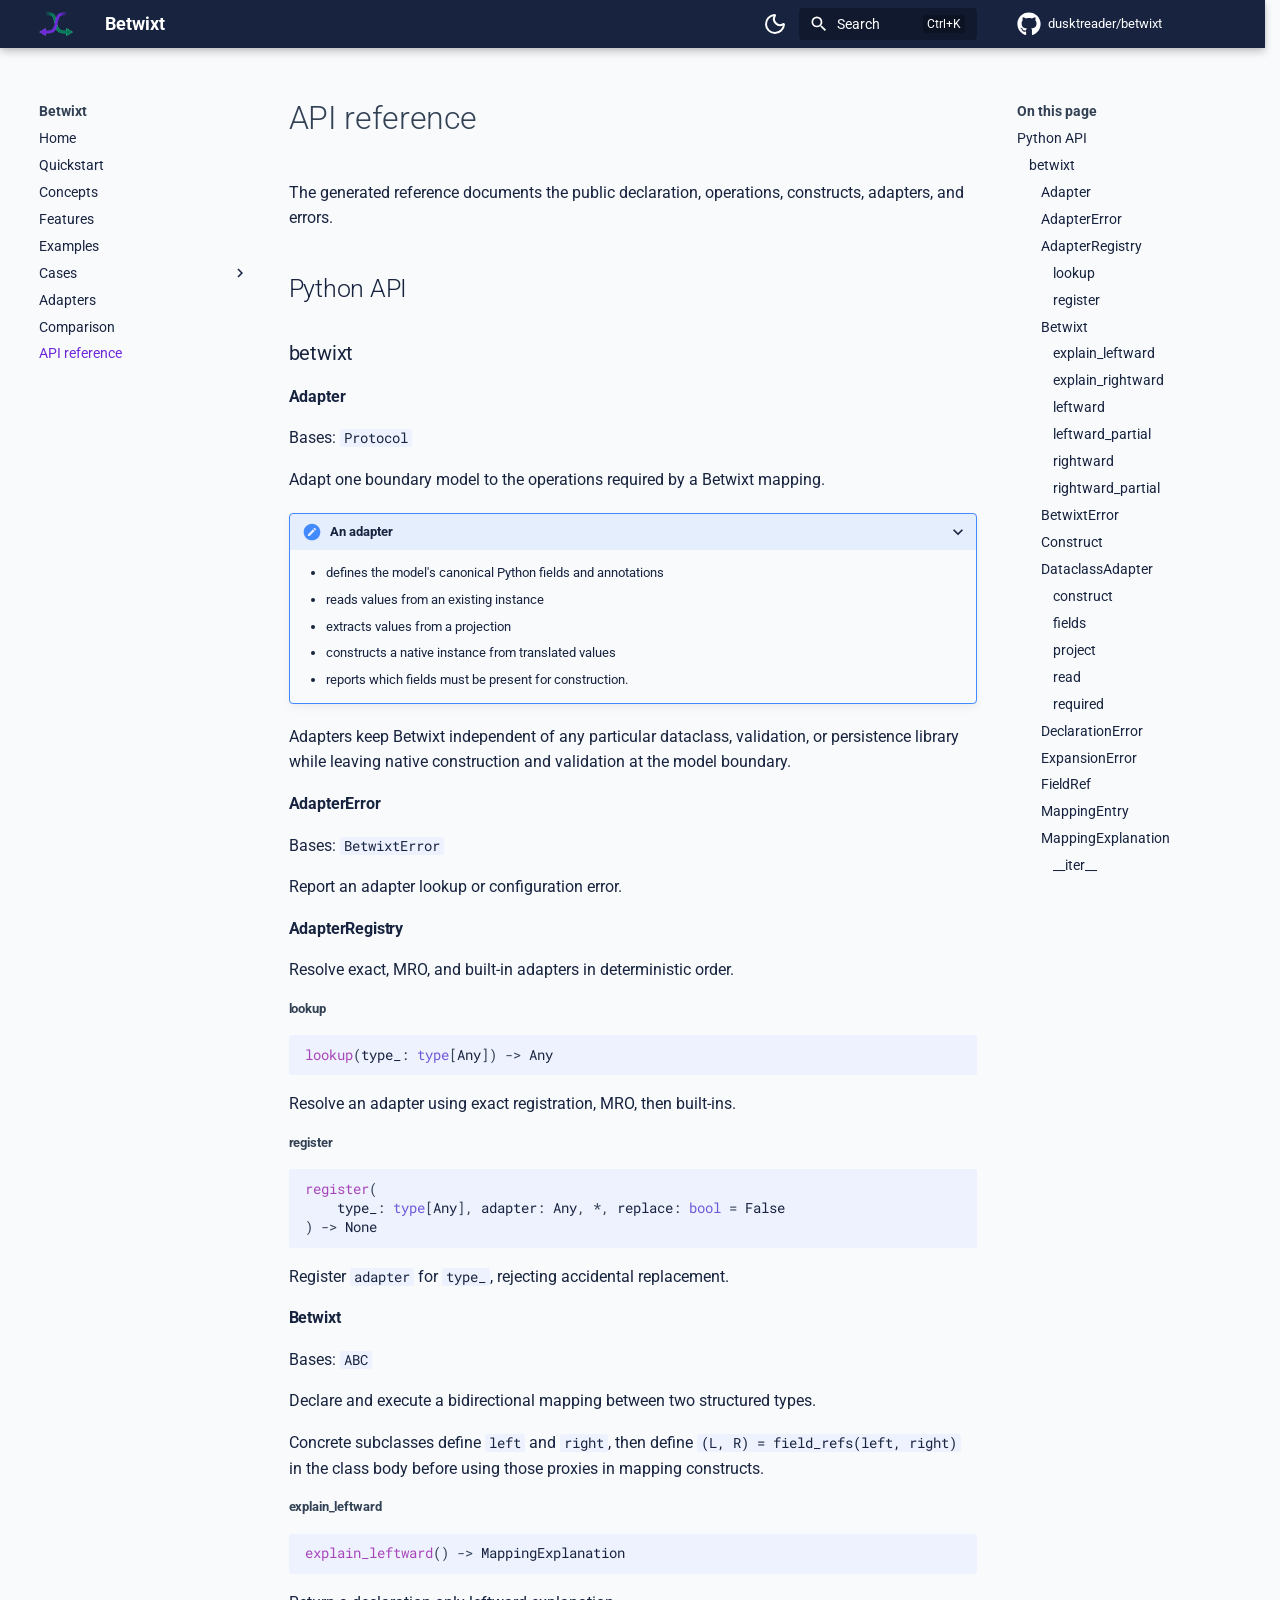
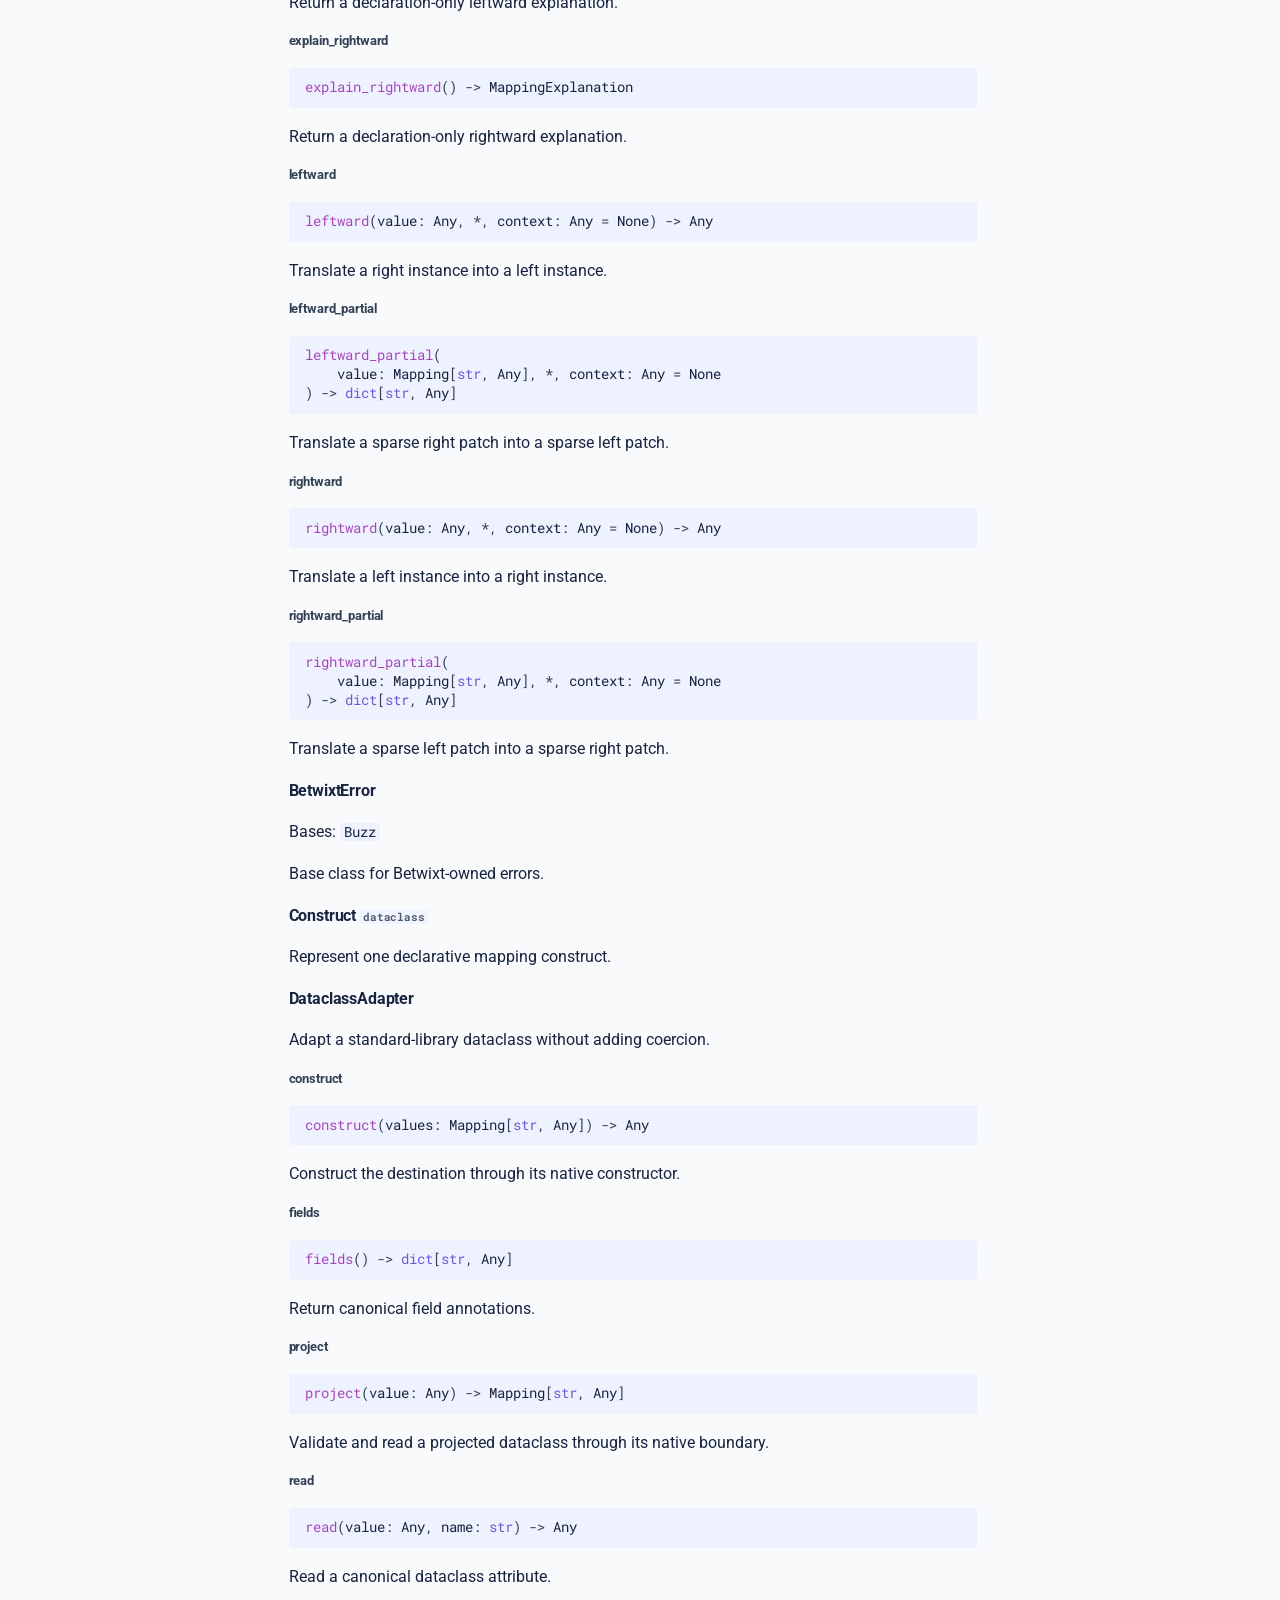
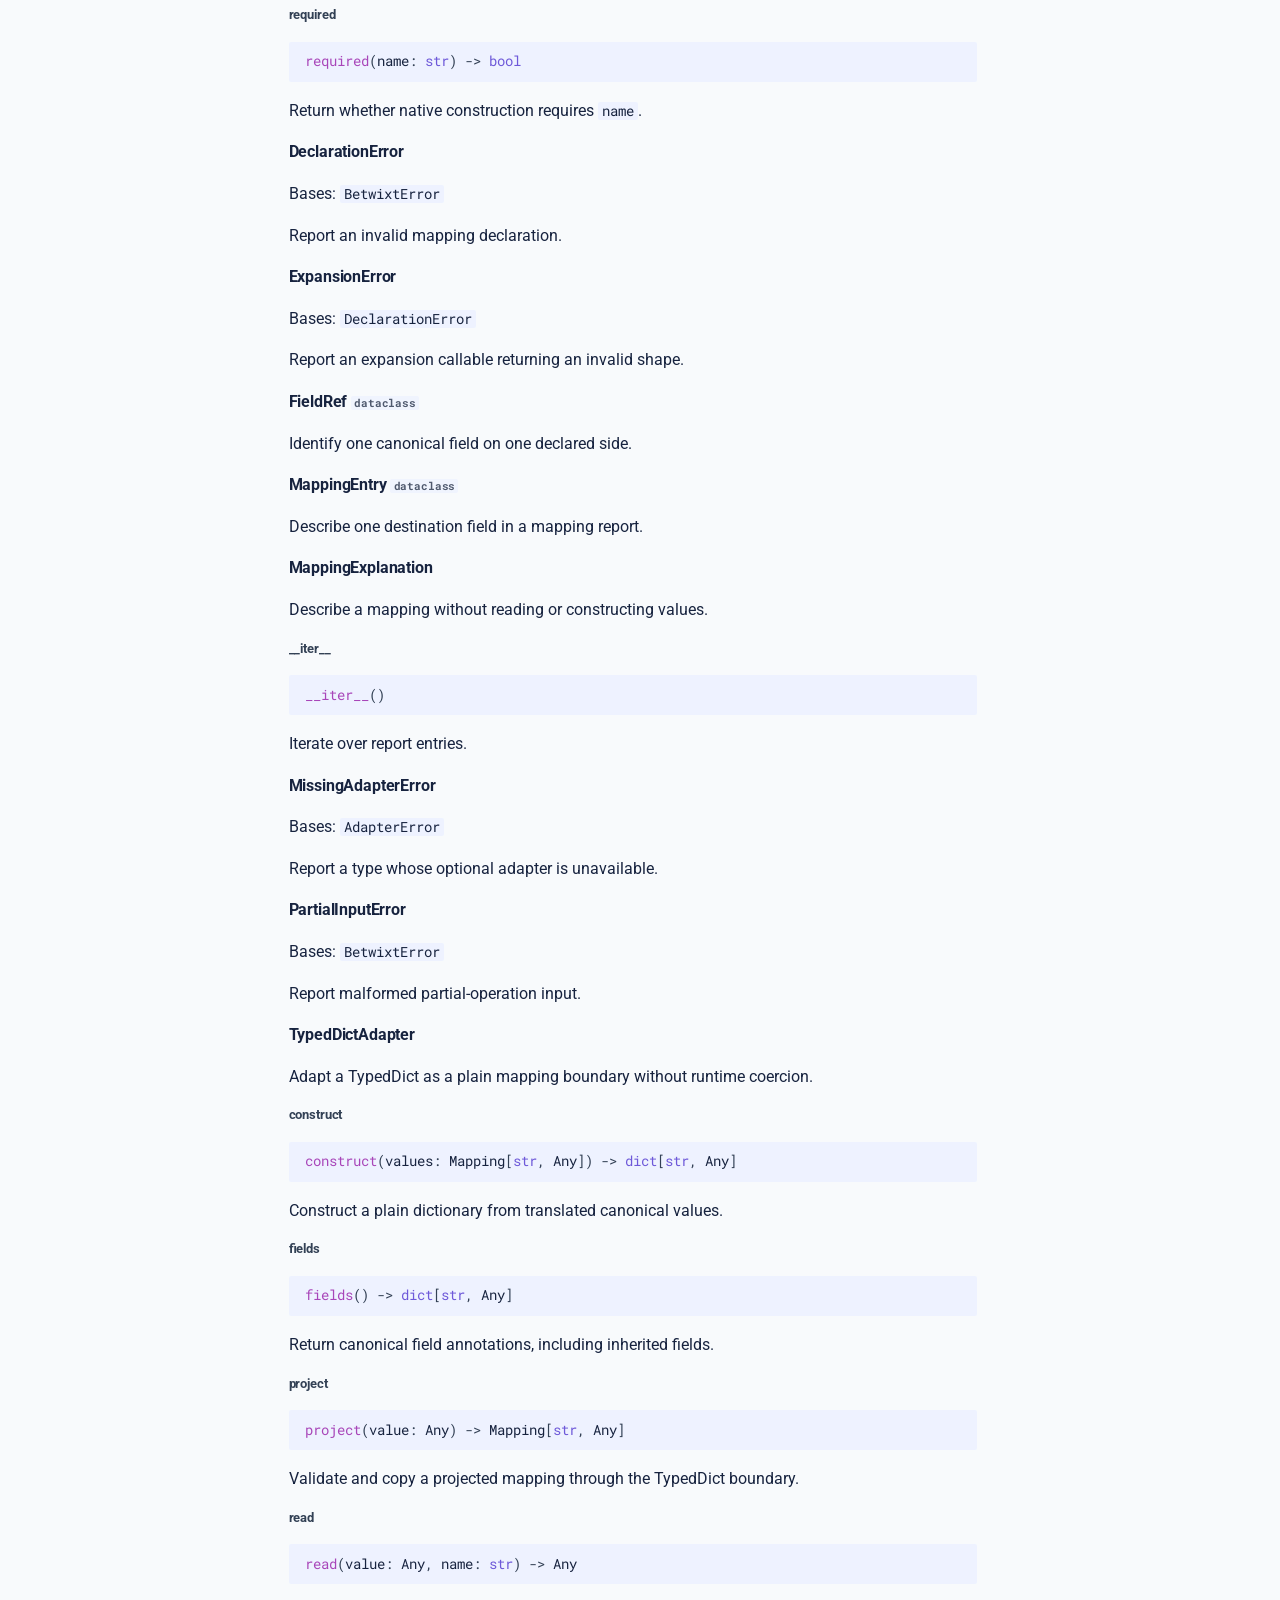
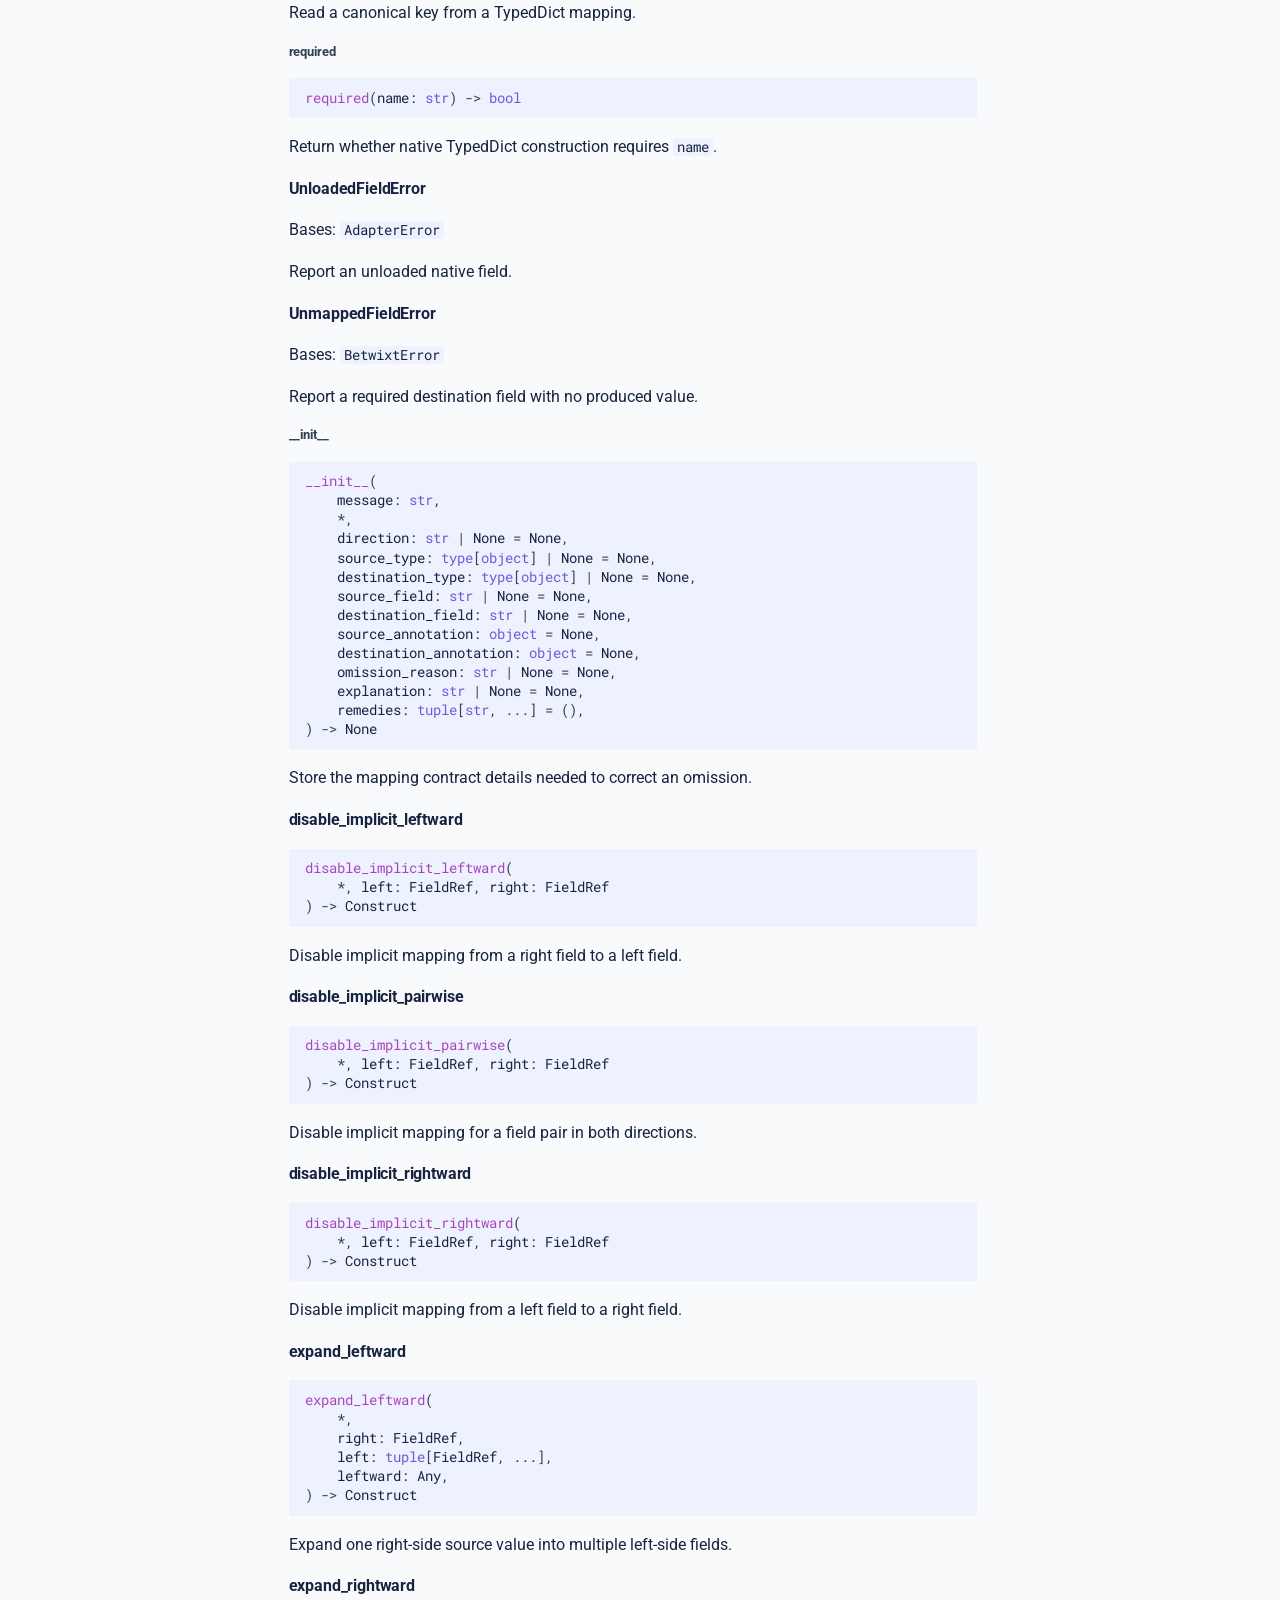
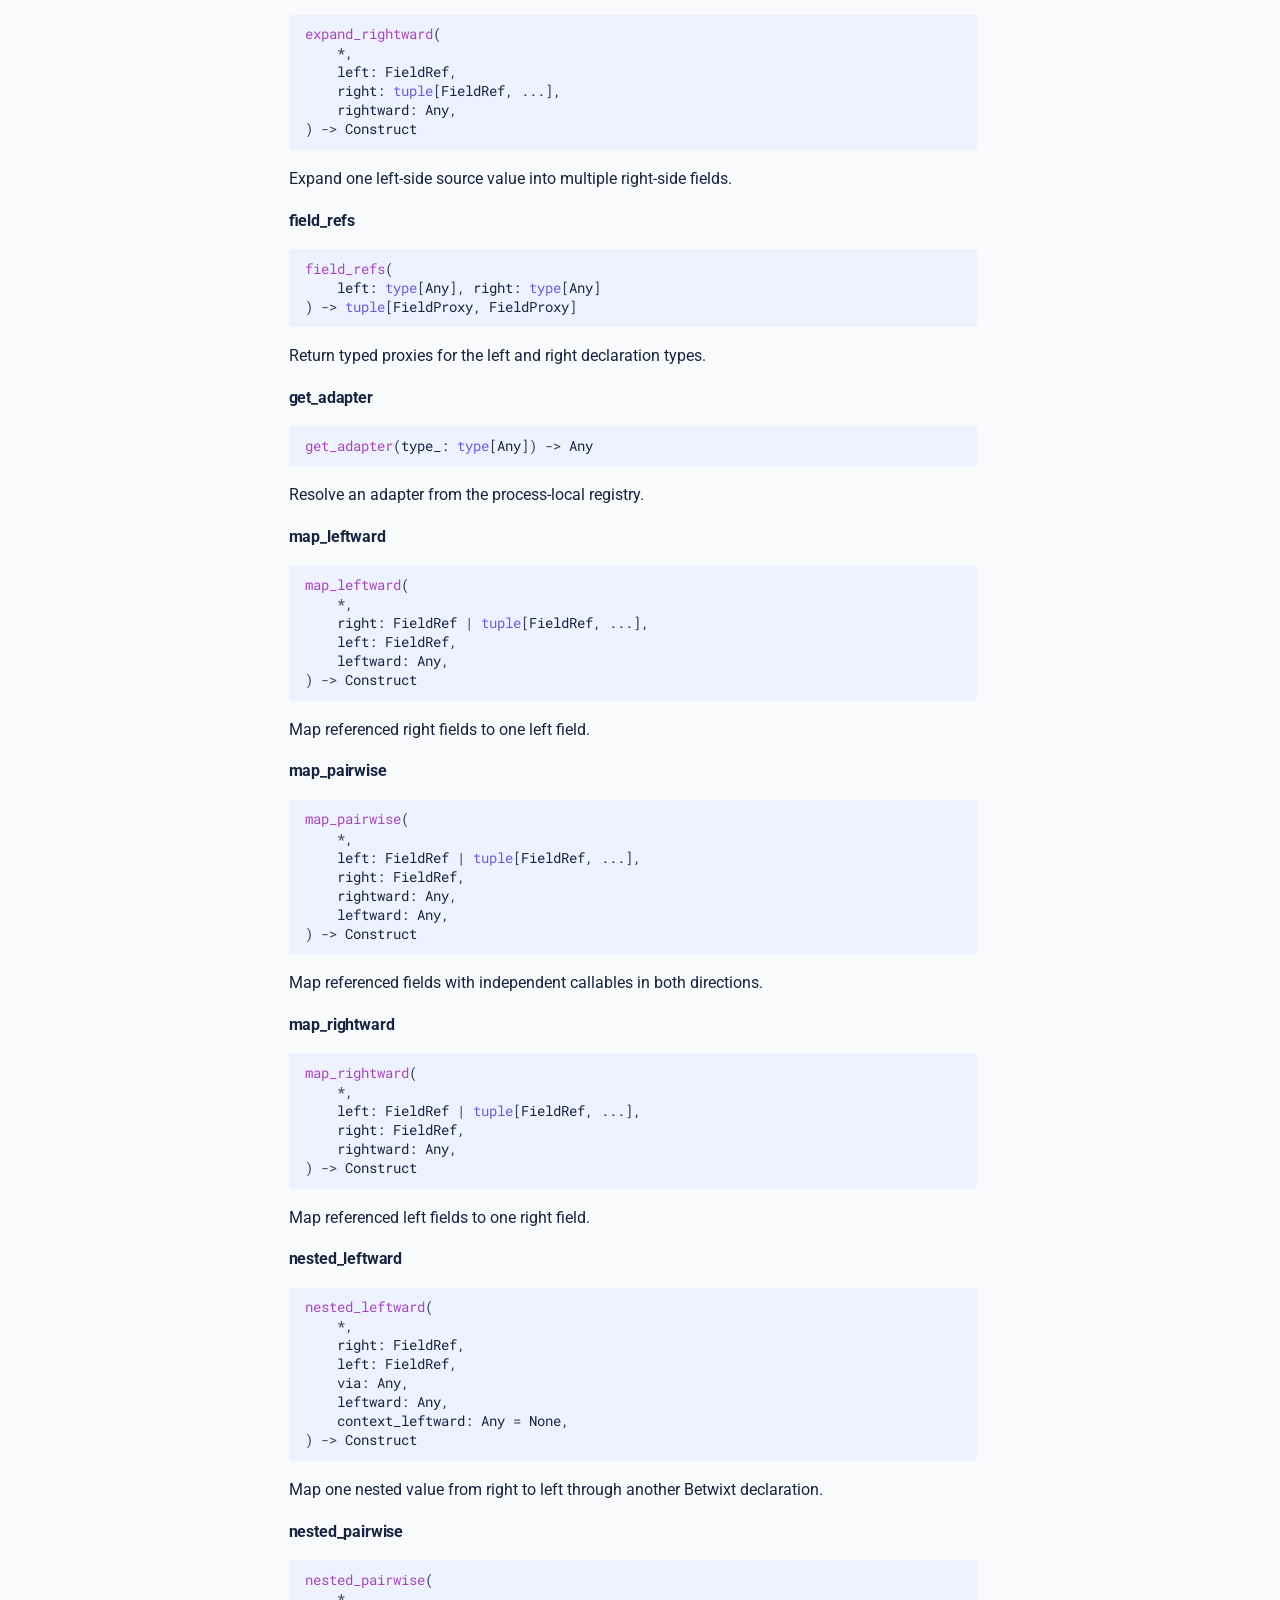
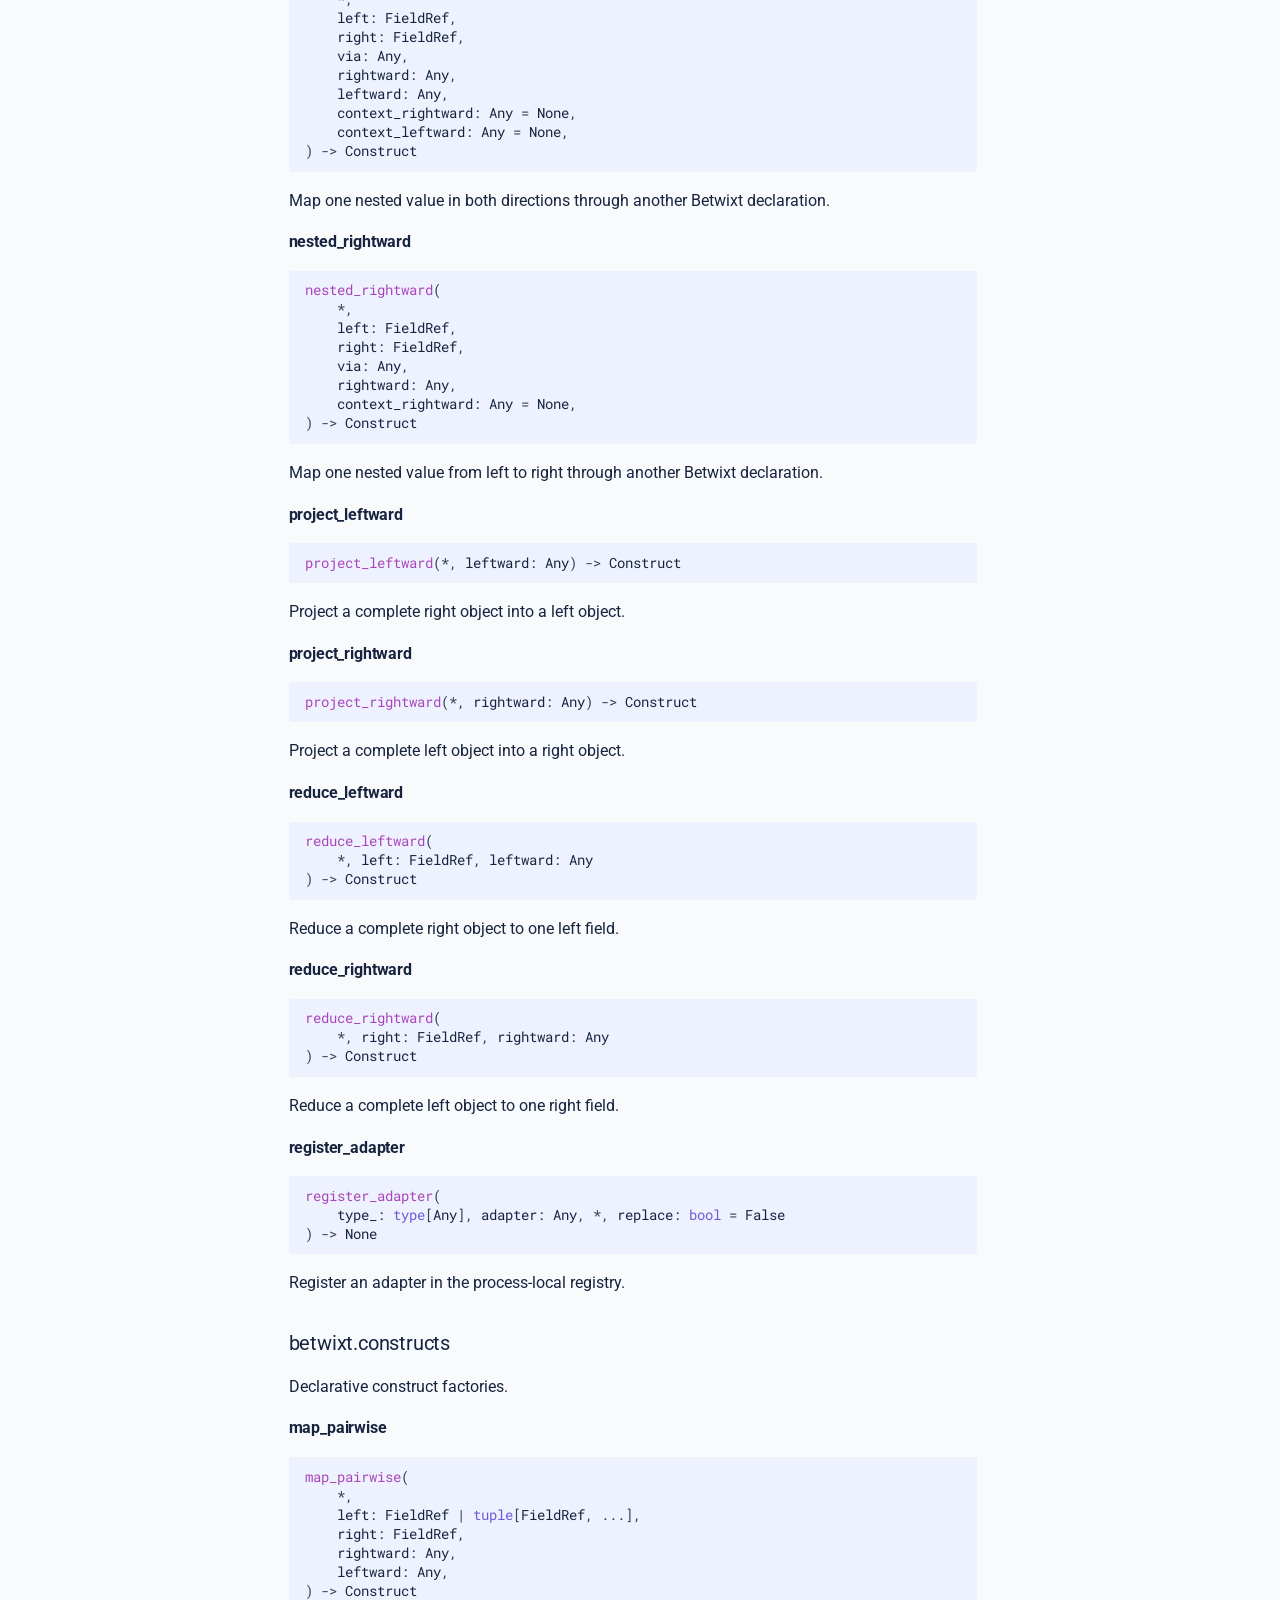
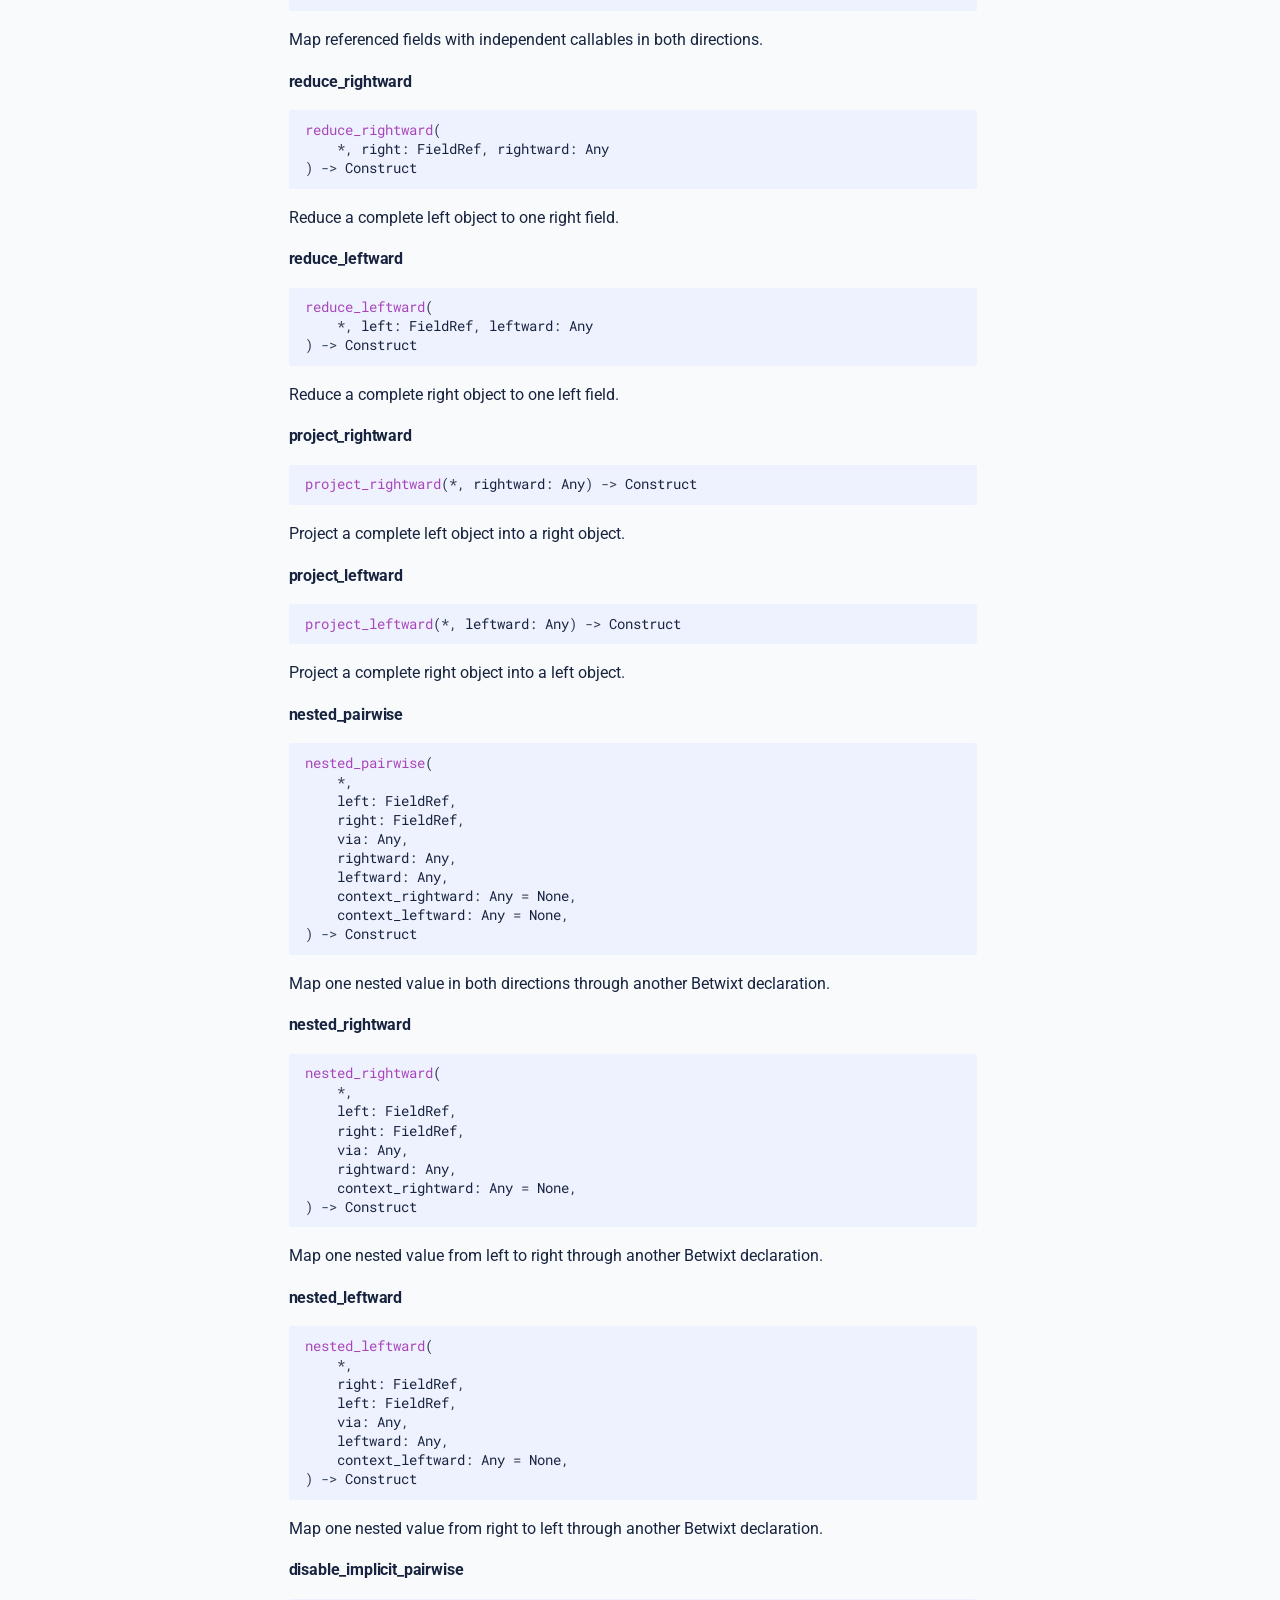
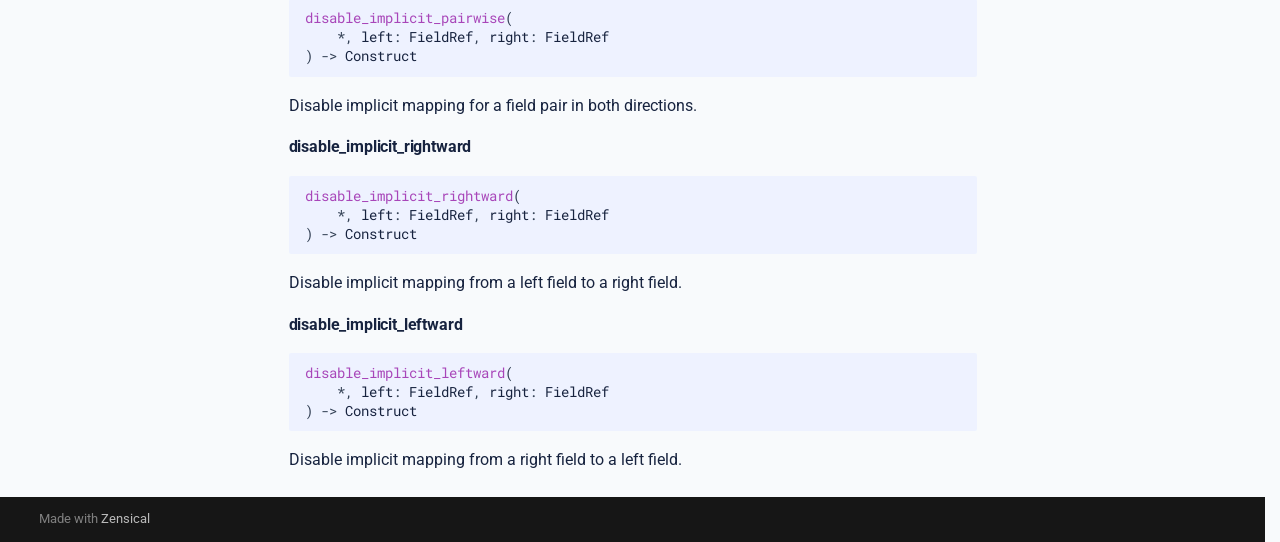
<file: api-reference/index.html>
<!doctype html>
<html lang="en" class="no-js">
  <head>
    
      <meta charset="utf-8">
      <meta name="viewport" content="width=device-width,initial-scale=1">
      
      
      
        <link rel="canonical" href="https://dusktreader.github.io/betwixt/api-reference/">
      
      
        <link rel="prev" href="../comparison/">
      
      
      
        
      
      
      <link rel="icon" href="../static/icon.png">
      <meta name="generator" content="zensical-0.0.13">
    
    
      
        <title>API reference - Betwixt</title>
      
    
    
      
        
      
      <link rel="stylesheet" href="../assets/stylesheets/classic/main.70d17ad7.min.css">
      
        
          
        
        <link rel="stylesheet" href="../assets/stylesheets/classic/palette.7dc9a0ad.min.css">
      
      
  
  
    
  
    
  
    
  
    
  
    
  
    
  
    
  
    
  
    
  
    
  
    
  
    
  
  
  <style>:root{}</style>



    
    
      
    
    
      
        
        
        <link rel="preconnect" href="https://fonts.gstatic.com" crossorigin>
        <link rel="stylesheet" href="https://fonts.googleapis.com/css?family=Roboto:300,300i,400,400i,500,500i,700,700i%7CRoboto+Mono:400,400i,700,700i&display=fallback">
        <style>:root{--md-text-font:"Roboto";--md-code-font:"Roboto Mono"}</style>
      
    
    
      <link rel="stylesheet" href="../stylesheets/extra.css">
    
    <script>__md_scope=new URL("..",location),__md_hash=e=>[...e].reduce(((e,t)=>(e<<5)-e+t.charCodeAt(0)),0),__md_get=(e,t=localStorage,a=__md_scope)=>JSON.parse(t.getItem(a.pathname+"."+e)),__md_set=(e,t,a=localStorage,_=__md_scope)=>{try{a.setItem(_.pathname+"."+e,JSON.stringify(t))}catch(e){}},document.documentElement.setAttribute("data-platform",navigator.platform)</script>
    
      

    
    
  </head>
  
  
    
    
      
    
    
    
    
    <body dir="ltr" data-md-color-scheme="default" data-md-color-primary="deep-purple" data-md-color-accent="teal">
  
    
    <input class="md-toggle" data-md-toggle="drawer" type="checkbox" id="__drawer" autocomplete="off">
    <input class="md-toggle" data-md-toggle="search" type="checkbox" id="__search" autocomplete="off">
    <label class="md-overlay" for="__drawer"></label>
    <div data-md-component="skip">
      
        
        <a href="#api-reference" class="md-skip">
          Skip to content
        </a>
      
    </div>
    <div data-md-component="announce">
      
    </div>
    
    
      

  

<header class="md-header md-header--shadow" data-md-component="header">
  <nav class="md-header__inner md-grid" aria-label="Header">
    <a href=".." title="Betwixt" class="md-header__button md-logo" aria-label="Betwixt" data-md-component="logo">
      
  <img src="../static/icon.png" alt="logo">

    </a>
    <label class="md-header__button md-icon" for="__drawer">
      
      <svg xmlns="http://www.w3.org/2000/svg" viewBox="0 0 24 24"><path d="M3 6h18v2H3zm0 5h18v2H3zm0 5h18v2H3z"/></svg>
    </label>
    <div class="md-header__title" data-md-component="header-title">
      <div class="md-header__ellipsis">
        <div class="md-header__topic">
          <span class="md-ellipsis">
            Betwixt
          </span>
        </div>
        <div class="md-header__topic" data-md-component="header-topic">
          <span class="md-ellipsis">
            
              API reference
            
          </span>
        </div>
      </div>
    </div>
    
      
        <form class="md-header__option" data-md-component="palette">
  
    
    
    
    <input class="md-option" data-md-color-media="none" data-md-color-scheme="default" data-md-color-primary="deep-purple" data-md-color-accent="teal"  aria-label="Switch to dark mode"  type="radio" name="__palette" id="__palette_0">
    
      <label class="md-header__button md-icon" title="Switch to dark mode" for="__palette_1" hidden>
        <svg xmlns="http://www.w3.org/2000/svg" fill="none" stroke="currentColor" stroke-linecap="round" stroke-linejoin="round" stroke-width="2" class="lucide lucide-moon" viewBox="0 0 24 24"><path d="M20.985 12.486a9 9 0 1 1-9.473-9.472c.405-.022.617.46.402.803a6 6 0 0 0 8.268 8.268c.344-.215.825-.004.803.401"/></svg>
      </label>
    
  
    
    
    
    <input class="md-option" data-md-color-media="none" data-md-color-scheme="slate" data-md-color-primary="deep-purple" data-md-color-accent="teal"  aria-label="Switch to light mode"  type="radio" name="__palette" id="__palette_1">
    
      <label class="md-header__button md-icon" title="Switch to light mode" for="__palette_0" hidden>
        <svg xmlns="http://www.w3.org/2000/svg" fill="none" stroke="currentColor" stroke-linecap="round" stroke-linejoin="round" stroke-width="2" class="lucide lucide-sun" viewBox="0 0 24 24"><circle cx="12" cy="12" r="4"/><path d="M12 2v2M12 20v2M4.93 4.93l1.41 1.41M17.66 17.66l1.41 1.41M2 12h2M20 12h2M6.34 17.66l-1.41 1.41M19.07 4.93l-1.41 1.41"/></svg>
      </label>
    
  
</form>
      
    
    
      <script>var palette=__md_get("__palette");if(palette&&palette.color){if("(prefers-color-scheme)"===palette.color.media){var media=matchMedia("(prefers-color-scheme: light)"),input=document.querySelector(media.matches?"[data-md-color-media='(prefers-color-scheme: light)']":"[data-md-color-media='(prefers-color-scheme: dark)']");palette.color.media=input.getAttribute("data-md-color-media"),palette.color.scheme=input.getAttribute("data-md-color-scheme"),palette.color.primary=input.getAttribute("data-md-color-primary"),palette.color.accent=input.getAttribute("data-md-color-accent")}for(var[key,value]of Object.entries(palette.color))document.body.setAttribute("data-md-color-"+key,value)}</script>
    
    
    
      
      
        <label class="md-header__button md-icon" for="__search">
          
          <svg xmlns="http://www.w3.org/2000/svg" viewBox="0 0 24 24"><path d="M9.5 3A6.5 6.5 0 0 1 16 9.5c0 1.61-.59 3.09-1.56 4.23l.27.27h.79l5 5-1.5 1.5-5-5v-.79l-.27-.27A6.52 6.52 0 0 1 9.5 16 6.5 6.5 0 0 1 3 9.5 6.5 6.5 0 0 1 9.5 3m0 2C7 5 5 7 5 9.5S7 14 9.5 14 14 12 14 9.5 12 5 9.5 5"/></svg>
        </label>
        <div class="md-search" data-md-component="search" role="dialog" aria-label="Search">
  <button type="button" class="md-search__button">
    Search
  </button>
</div>
      
    
    <div class="md-header__source">
      
        <a href="https://github.com/dusktreader/betwixt" title="Go to repository" class="md-source" data-md-component="source">
  <div class="md-source__icon md-icon">
    
    <svg xmlns="http://www.w3.org/2000/svg" viewBox="0 0 512 512"><!--! Font Awesome Free 7.1.0 by @fontawesome - https://fontawesome.com License - https://fontawesome.com/license/free (Icons: CC BY 4.0, Fonts: SIL OFL 1.1, Code: MIT License) Copyright 2025 Fonticons, Inc.--><path fill="currentColor" d="M173.9 397.4c0 2-2.3 3.6-5.2 3.6-3.3.3-5.6-1.3-5.6-3.6 0-2 2.3-3.6 5.2-3.6 3-.3 5.6 1.3 5.6 3.6m-31.1-4.5c-.7 2 1.3 4.3 4.3 4.9 2.6 1 5.6 0 6.2-2s-1.3-4.3-4.3-5.2c-2.6-.7-5.5.3-6.2 2.3m44.2-1.7c-2.9.7-4.9 2.6-4.6 4.9.3 2 2.9 3.3 5.9 2.6 2.9-.7 4.9-2.6 4.6-4.6-.3-1.9-3-3.2-5.9-2.9M252.8 8C114.1 8 8 113.3 8 252c0 110.9 69.8 205.8 169.5 239.2 12.8 2.3 17.3-5.6 17.3-12.1 0-6.2-.3-40.4-.3-61.4 0 0-70 15-84.7-29.8 0 0-11.4-29.1-27.8-36.6 0 0-22.9-15.7 1.6-15.4 0 0 24.9 2 38.6 25.8 21.9 38.6 58.6 27.5 72.9 20.9 2.3-16 8.8-27.1 16-33.7-55.9-6.2-112.3-14.3-112.3-110.5 0-27.5 7.6-41.3 23.6-58.9-2.6-6.5-11.1-33.3 2.6-67.9 20.9-6.5 69 27 69 27 20-5.6 41.5-8.5 62.8-8.5s42.8 2.9 62.8 8.5c0 0 48.1-33.6 69-27 13.7 34.7 5.2 61.4 2.6 67.9 16 17.7 25.8 31.5 25.8 58.9 0 96.5-58.9 104.2-114.8 110.5 9.2 7.9 17 22.9 17 46.4 0 33.7-.3 75.4-.3 83.6 0 6.5 4.6 14.4 17.3 12.1C436.2 457.8 504 362.9 504 252 504 113.3 391.5 8 252.8 8M105.2 352.9c-1.3 1-1 3.3.7 5.2 1.6 1.6 3.9 2.3 5.2 1 1.3-1 1-3.3-.7-5.2-1.6-1.6-3.9-2.3-5.2-1m-10.8-8.1c-.7 1.3.3 2.9 2.3 3.9 1.6 1 3.6.7 4.3-.7.7-1.3-.3-2.9-2.3-3.9-2-.6-3.6-.3-4.3.7m32.4 35.6c-1.6 1.3-1 4.3 1.3 6.2 2.3 2.3 5.2 2.6 6.5 1 1.3-1.3.7-4.3-1.3-6.2-2.2-2.3-5.2-2.6-6.5-1m-11.4-14.7c-1.6 1-1.6 3.6 0 5.9s4.3 3.3 5.6 2.3c1.6-1.3 1.6-3.9 0-6.2-1.4-2.3-4-3.3-5.6-2"/></svg>
  </div>
  <div class="md-source__repository">
    dusktreader/betwixt
  </div>
</a>
      
    </div>
  </nav>
  
</header>
    
    <div class="md-container" data-md-component="container">
      
      
        
          
        
      
      <main class="md-main" data-md-component="main">
        <div class="md-main__inner md-grid">
          
            
              
              <div class="md-sidebar md-sidebar--primary" data-md-component="sidebar" data-md-type="navigation" >
                <div class="md-sidebar__scrollwrap">
                  <div class="md-sidebar__inner">
                    



<nav class="md-nav md-nav--primary" aria-label="Navigation" data-md-level="0">
  <label class="md-nav__title" for="__drawer">
    <a href=".." title="Betwixt" class="md-nav__button md-logo" aria-label="Betwixt" data-md-component="logo">
      
  <img src="../static/icon.png" alt="logo">

    </a>
    Betwixt
  </label>
  
    <div class="md-nav__source">
      <a href="https://github.com/dusktreader/betwixt" title="Go to repository" class="md-source" data-md-component="source">
  <div class="md-source__icon md-icon">
    
    <svg xmlns="http://www.w3.org/2000/svg" viewBox="0 0 512 512"><!--! Font Awesome Free 7.1.0 by @fontawesome - https://fontawesome.com License - https://fontawesome.com/license/free (Icons: CC BY 4.0, Fonts: SIL OFL 1.1, Code: MIT License) Copyright 2025 Fonticons, Inc.--><path fill="currentColor" d="M173.9 397.4c0 2-2.3 3.6-5.2 3.6-3.3.3-5.6-1.3-5.6-3.6 0-2 2.3-3.6 5.2-3.6 3-.3 5.6 1.3 5.6 3.6m-31.1-4.5c-.7 2 1.3 4.3 4.3 4.9 2.6 1 5.6 0 6.2-2s-1.3-4.3-4.3-5.2c-2.6-.7-5.5.3-6.2 2.3m44.2-1.7c-2.9.7-4.9 2.6-4.6 4.9.3 2 2.9 3.3 5.9 2.6 2.9-.7 4.9-2.6 4.6-4.6-.3-1.9-3-3.2-5.9-2.9M252.8 8C114.1 8 8 113.3 8 252c0 110.9 69.8 205.8 169.5 239.2 12.8 2.3 17.3-5.6 17.3-12.1 0-6.2-.3-40.4-.3-61.4 0 0-70 15-84.7-29.8 0 0-11.4-29.1-27.8-36.6 0 0-22.9-15.7 1.6-15.4 0 0 24.9 2 38.6 25.8 21.9 38.6 58.6 27.5 72.9 20.9 2.3-16 8.8-27.1 16-33.7-55.9-6.2-112.3-14.3-112.3-110.5 0-27.5 7.6-41.3 23.6-58.9-2.6-6.5-11.1-33.3 2.6-67.9 20.9-6.5 69 27 69 27 20-5.6 41.5-8.5 62.8-8.5s42.8 2.9 62.8 8.5c0 0 48.1-33.6 69-27 13.7 34.7 5.2 61.4 2.6 67.9 16 17.7 25.8 31.5 25.8 58.9 0 96.5-58.9 104.2-114.8 110.5 9.2 7.9 17 22.9 17 46.4 0 33.7-.3 75.4-.3 83.6 0 6.5 4.6 14.4 17.3 12.1C436.2 457.8 504 362.9 504 252 504 113.3 391.5 8 252.8 8M105.2 352.9c-1.3 1-1 3.3.7 5.2 1.6 1.6 3.9 2.3 5.2 1 1.3-1 1-3.3-.7-5.2-1.6-1.6-3.9-2.3-5.2-1m-10.8-8.1c-.7 1.3.3 2.9 2.3 3.9 1.6 1 3.6.7 4.3-.7.7-1.3-.3-2.9-2.3-3.9-2-.6-3.6-.3-4.3.7m32.4 35.6c-1.6 1.3-1 4.3 1.3 6.2 2.3 2.3 5.2 2.6 6.5 1 1.3-1.3.7-4.3-1.3-6.2-2.2-2.3-5.2-2.6-6.5-1m-11.4-14.7c-1.6 1-1.6 3.6 0 5.9s4.3 3.3 5.6 2.3c1.6-1.3 1.6-3.9 0-6.2-1.4-2.3-4-3.3-5.6-2"/></svg>
  </div>
  <div class="md-source__repository">
    dusktreader/betwixt
  </div>
</a>
    </div>
  
  <ul class="md-nav__list" data-md-scrollfix>
    
      
      
  
  
  
  
    <li class="md-nav__item">
      <a href=".." class="md-nav__link">
        
  
  
  <span class="md-ellipsis">
    
  
    Home
  

    
  </span>
  
  

      </a>
    </li>
  

    
      
      
  
  
  
  
    <li class="md-nav__item">
      <a href="../quickstart/" class="md-nav__link">
        
  
  
  <span class="md-ellipsis">
    
  
    Quickstart
  

    
  </span>
  
  

      </a>
    </li>
  

    
      
      
  
  
  
  
    <li class="md-nav__item">
      <a href="../concepts/" class="md-nav__link">
        
  
  
  <span class="md-ellipsis">
    
  
    Concepts
  

    
  </span>
  
  

      </a>
    </li>
  

    
      
      
  
  
  
  
    <li class="md-nav__item">
      <a href="../features/" class="md-nav__link">
        
  
  
  <span class="md-ellipsis">
    
  
    Features
  

    
  </span>
  
  

      </a>
    </li>
  

    
      
      
  
  
  
  
    <li class="md-nav__item">
      <a href="../examples/" class="md-nav__link">
        
  
  
  <span class="md-ellipsis">
    
  
    Examples
  

    
  </span>
  
  

      </a>
    </li>
  

    
      
      
  
  
  
  
    
    
    
    
    
    <li class="md-nav__item md-nav__item--nested">
      
        
        
        <input class="md-nav__toggle md-toggle " type="checkbox" id="__nav_6" >
        
          
          <label class="md-nav__link" for="__nav_6" id="__nav_6_label" tabindex="0">
            
  
  
  <span class="md-ellipsis">
    
  
    Cases
  

    
  </span>
  
  

            <span class="md-nav__icon md-icon"></span>
          </label>
        
        <nav class="md-nav" data-md-level="1" aria-labelledby="__nav_6_label" aria-expanded="false">
          <label class="md-nav__title" for="__nav_6">
            <span class="md-nav__icon md-icon"></span>
            
  
    Cases
  

          </label>
          <ul class="md-nav__list" data-md-scrollfix>
            
              
                
  
  
  
  
    <li class="md-nav__item">
      <a href="../cases/" class="md-nav__link">
        
  
  
  <span class="md-ellipsis">
    
  
    Case studies
  

    
  </span>
  
  

      </a>
    </li>
  

              
            
              
                
  
  
  
  
    <li class="md-nav__item">
      <a href="../cases/user/" class="md-nav__link">
        
  
  
  <span class="md-ellipsis">
    
  
    User case
  

    
  </span>
  
  

      </a>
    </li>
  

              
            
              
                
  
  
  
  
    <li class="md-nav__item">
      <a href="../cases/payment/" class="md-nav__link">
        
  
  
  <span class="md-ellipsis">
    
  
    Payment case
  

    
  </span>
  
  

      </a>
    </li>
  

              
            
              
                
  
  
  
  
    <li class="md-nav__item">
      <a href="../cases/order/" class="md-nav__link">
        
  
  
  <span class="md-ellipsis">
    
  
    Order case
  

    
  </span>
  
  

      </a>
    </li>
  

              
            
              
                
  
  
  
  
    <li class="md-nav__item">
      <a href="../cases/checkout/" class="md-nav__link">
        
  
  
  <span class="md-ellipsis">
    
  
    Checkout case
  

    
  </span>
  
  

      </a>
    </li>
  

              
            
          </ul>
        </nav>
      
    </li>
  

    
      
      
  
  
  
  
    <li class="md-nav__item">
      <a href="../adapters/" class="md-nav__link">
        
  
  
  <span class="md-ellipsis">
    
  
    Adapters
  

    
  </span>
  
  

      </a>
    </li>
  

    
      
      
  
  
  
  
    <li class="md-nav__item">
      <a href="../comparison/" class="md-nav__link">
        
  
  
  <span class="md-ellipsis">
    
  
    Comparison
  

    
  </span>
  
  

      </a>
    </li>
  

    
      
      
  
  
    
  
  
  
    <li class="md-nav__item md-nav__item--active">
      
      <input class="md-nav__toggle md-toggle" type="checkbox" id="__toc">
      
      
        
      
      
        <label class="md-nav__link md-nav__link--active" for="__toc">
          
  
  
  <span class="md-ellipsis">
    
  
    API reference
  

    
  </span>
  
  

          <span class="md-nav__icon md-icon"></span>
        </label>
      
      <a href="./" class="md-nav__link md-nav__link--active">
        
  
  
  <span class="md-ellipsis">
    
  
    API reference
  

    
  </span>
  
  

      </a>
      
        


<nav class="md-nav md-nav--secondary" aria-label="On this page">
  
  
  
    
  
  
    <label class="md-nav__title" for="__toc">
      <span class="md-nav__icon md-icon"></span>
      On this page
    </label>
    <ul class="md-nav__list" data-md-component="toc" data-md-scrollfix>
      
        <li class="md-nav__item">
  <a href="#python-api" class="md-nav__link">
    <span class="md-ellipsis">
      
        Python API
      
    </span>
  </a>
  
    <nav class="md-nav" aria-label="Python API">
      <ul class="md-nav__list">
        
          <li class="md-nav__item">
  <a href="#betwixt" class="md-nav__link">
    <span class="md-ellipsis">
      
        betwixt
      
    </span>
  </a>
  
    <nav class="md-nav" aria-label="betwixt">
      <ul class="md-nav__list">
        
          <li class="md-nav__item">
  <a href="#betwixt.Adapter" class="md-nav__link">
    <span class="md-ellipsis">
      
        Adapter
      
    </span>
  </a>
  
</li>
        
          <li class="md-nav__item">
  <a href="#betwixt.AdapterError" class="md-nav__link">
    <span class="md-ellipsis">
      
        AdapterError
      
    </span>
  </a>
  
</li>
        
          <li class="md-nav__item">
  <a href="#betwixt.AdapterRegistry" class="md-nav__link">
    <span class="md-ellipsis">
      
        AdapterRegistry
      
    </span>
  </a>
  
    <nav class="md-nav" aria-label="AdapterRegistry">
      <ul class="md-nav__list">
        
          <li class="md-nav__item">
  <a href="#betwixt.AdapterRegistry.lookup" class="md-nav__link">
    <span class="md-ellipsis">
      
        lookup
      
    </span>
  </a>
  
</li>
        
          <li class="md-nav__item">
  <a href="#betwixt.AdapterRegistry.register" class="md-nav__link">
    <span class="md-ellipsis">
      
        register
      
    </span>
  </a>
  
</li>
        
      </ul>
    </nav>
  
</li>
        
          <li class="md-nav__item">
  <a href="#betwixt.Betwixt" class="md-nav__link">
    <span class="md-ellipsis">
      
        Betwixt
      
    </span>
  </a>
  
    <nav class="md-nav" aria-label="Betwixt">
      <ul class="md-nav__list">
        
          <li class="md-nav__item">
  <a href="#betwixt.Betwixt.explain_leftward" class="md-nav__link">
    <span class="md-ellipsis">
      
        explain_leftward
      
    </span>
  </a>
  
</li>
        
          <li class="md-nav__item">
  <a href="#betwixt.Betwixt.explain_rightward" class="md-nav__link">
    <span class="md-ellipsis">
      
        explain_rightward
      
    </span>
  </a>
  
</li>
        
          <li class="md-nav__item">
  <a href="#betwixt.Betwixt.leftward" class="md-nav__link">
    <span class="md-ellipsis">
      
        leftward
      
    </span>
  </a>
  
</li>
        
          <li class="md-nav__item">
  <a href="#betwixt.Betwixt.leftward_partial" class="md-nav__link">
    <span class="md-ellipsis">
      
        leftward_partial
      
    </span>
  </a>
  
</li>
        
          <li class="md-nav__item">
  <a href="#betwixt.Betwixt.rightward" class="md-nav__link">
    <span class="md-ellipsis">
      
        rightward
      
    </span>
  </a>
  
</li>
        
          <li class="md-nav__item">
  <a href="#betwixt.Betwixt.rightward_partial" class="md-nav__link">
    <span class="md-ellipsis">
      
        rightward_partial
      
    </span>
  </a>
  
</li>
        
      </ul>
    </nav>
  
</li>
        
          <li class="md-nav__item">
  <a href="#betwixt.BetwixtError" class="md-nav__link">
    <span class="md-ellipsis">
      
        BetwixtError
      
    </span>
  </a>
  
</li>
        
          <li class="md-nav__item">
  <a href="#betwixt.Construct" class="md-nav__link">
    <span class="md-ellipsis">
      
        Construct
      
    </span>
  </a>
  
</li>
        
          <li class="md-nav__item">
  <a href="#betwixt.DataclassAdapter" class="md-nav__link">
    <span class="md-ellipsis">
      
        DataclassAdapter
      
    </span>
  </a>
  
    <nav class="md-nav" aria-label="DataclassAdapter">
      <ul class="md-nav__list">
        
          <li class="md-nav__item">
  <a href="#betwixt.DataclassAdapter.construct" class="md-nav__link">
    <span class="md-ellipsis">
      
        construct
      
    </span>
  </a>
  
</li>
        
          <li class="md-nav__item">
  <a href="#betwixt.DataclassAdapter.fields" class="md-nav__link">
    <span class="md-ellipsis">
      
        fields
      
    </span>
  </a>
  
</li>
        
          <li class="md-nav__item">
  <a href="#betwixt.DataclassAdapter.project" class="md-nav__link">
    <span class="md-ellipsis">
      
        project
      
    </span>
  </a>
  
</li>
        
          <li class="md-nav__item">
  <a href="#betwixt.DataclassAdapter.read" class="md-nav__link">
    <span class="md-ellipsis">
      
        read
      
    </span>
  </a>
  
</li>
        
          <li class="md-nav__item">
  <a href="#betwixt.DataclassAdapter.required" class="md-nav__link">
    <span class="md-ellipsis">
      
        required
      
    </span>
  </a>
  
</li>
        
      </ul>
    </nav>
  
</li>
        
          <li class="md-nav__item">
  <a href="#betwixt.DeclarationError" class="md-nav__link">
    <span class="md-ellipsis">
      
        DeclarationError
      
    </span>
  </a>
  
</li>
        
          <li class="md-nav__item">
  <a href="#betwixt.ExpansionError" class="md-nav__link">
    <span class="md-ellipsis">
      
        ExpansionError
      
    </span>
  </a>
  
</li>
        
          <li class="md-nav__item">
  <a href="#betwixt.FieldRef" class="md-nav__link">
    <span class="md-ellipsis">
      
        FieldRef
      
    </span>
  </a>
  
</li>
        
          <li class="md-nav__item">
  <a href="#betwixt.MappingEntry" class="md-nav__link">
    <span class="md-ellipsis">
      
        MappingEntry
      
    </span>
  </a>
  
</li>
        
          <li class="md-nav__item">
  <a href="#betwixt.MappingExplanation" class="md-nav__link">
    <span class="md-ellipsis">
      
        MappingExplanation
      
    </span>
  </a>
  
    <nav class="md-nav" aria-label="MappingExplanation">
      <ul class="md-nav__list">
        
          <li class="md-nav__item">
  <a href="#betwixt.MappingExplanation.__iter__" class="md-nav__link">
    <span class="md-ellipsis">
      
        __iter__
      
    </span>
  </a>
  
</li>
        
      </ul>
    </nav>
  
</li>
        
          <li class="md-nav__item">
  <a href="#betwixt.MissingAdapterError" class="md-nav__link">
    <span class="md-ellipsis">
      
        MissingAdapterError
      
    </span>
  </a>
  
</li>
        
          <li class="md-nav__item">
  <a href="#betwixt.PartialInputError" class="md-nav__link">
    <span class="md-ellipsis">
      
        PartialInputError
      
    </span>
  </a>
  
</li>
        
          <li class="md-nav__item">
  <a href="#betwixt.TypedDictAdapter" class="md-nav__link">
    <span class="md-ellipsis">
      
        TypedDictAdapter
      
    </span>
  </a>
  
    <nav class="md-nav" aria-label="TypedDictAdapter">
      <ul class="md-nav__list">
        
          <li class="md-nav__item">
  <a href="#betwixt.TypedDictAdapter.construct" class="md-nav__link">
    <span class="md-ellipsis">
      
        construct
      
    </span>
  </a>
  
</li>
        
          <li class="md-nav__item">
  <a href="#betwixt.TypedDictAdapter.fields" class="md-nav__link">
    <span class="md-ellipsis">
      
        fields
      
    </span>
  </a>
  
</li>
        
          <li class="md-nav__item">
  <a href="#betwixt.TypedDictAdapter.project" class="md-nav__link">
    <span class="md-ellipsis">
      
        project
      
    </span>
  </a>
  
</li>
        
          <li class="md-nav__item">
  <a href="#betwixt.TypedDictAdapter.read" class="md-nav__link">
    <span class="md-ellipsis">
      
        read
      
    </span>
  </a>
  
</li>
        
          <li class="md-nav__item">
  <a href="#betwixt.TypedDictAdapter.required" class="md-nav__link">
    <span class="md-ellipsis">
      
        required
      
    </span>
  </a>
  
</li>
        
      </ul>
    </nav>
  
</li>
        
          <li class="md-nav__item">
  <a href="#betwixt.UnloadedFieldError" class="md-nav__link">
    <span class="md-ellipsis">
      
        UnloadedFieldError
      
    </span>
  </a>
  
</li>
        
          <li class="md-nav__item">
  <a href="#betwixt.UnmappedFieldError" class="md-nav__link">
    <span class="md-ellipsis">
      
        UnmappedFieldError
      
    </span>
  </a>
  
    <nav class="md-nav" aria-label="UnmappedFieldError">
      <ul class="md-nav__list">
        
          <li class="md-nav__item">
  <a href="#betwixt.UnmappedFieldError.__init__" class="md-nav__link">
    <span class="md-ellipsis">
      
        __init__
      
    </span>
  </a>
  
</li>
        
      </ul>
    </nav>
  
</li>
        
          <li class="md-nav__item">
  <a href="#betwixt.disable_implicit_leftward" class="md-nav__link">
    <span class="md-ellipsis">
      
        disable_implicit_leftward
      
    </span>
  </a>
  
</li>
        
          <li class="md-nav__item">
  <a href="#betwixt.disable_implicit_pairwise" class="md-nav__link">
    <span class="md-ellipsis">
      
        disable_implicit_pairwise
      
    </span>
  </a>
  
</li>
        
          <li class="md-nav__item">
  <a href="#betwixt.disable_implicit_rightward" class="md-nav__link">
    <span class="md-ellipsis">
      
        disable_implicit_rightward
      
    </span>
  </a>
  
</li>
        
          <li class="md-nav__item">
  <a href="#betwixt.expand_leftward" class="md-nav__link">
    <span class="md-ellipsis">
      
        expand_leftward
      
    </span>
  </a>
  
</li>
        
          <li class="md-nav__item">
  <a href="#betwixt.expand_rightward" class="md-nav__link">
    <span class="md-ellipsis">
      
        expand_rightward
      
    </span>
  </a>
  
</li>
        
          <li class="md-nav__item">
  <a href="#betwixt.field_refs" class="md-nav__link">
    <span class="md-ellipsis">
      
        field_refs
      
    </span>
  </a>
  
</li>
        
          <li class="md-nav__item">
  <a href="#betwixt.get_adapter" class="md-nav__link">
    <span class="md-ellipsis">
      
        get_adapter
      
    </span>
  </a>
  
</li>
        
          <li class="md-nav__item">
  <a href="#betwixt.map_leftward" class="md-nav__link">
    <span class="md-ellipsis">
      
        map_leftward
      
    </span>
  </a>
  
</li>
        
          <li class="md-nav__item">
  <a href="#betwixt.map_pairwise" class="md-nav__link">
    <span class="md-ellipsis">
      
        map_pairwise
      
    </span>
  </a>
  
</li>
        
          <li class="md-nav__item">
  <a href="#betwixt.map_rightward" class="md-nav__link">
    <span class="md-ellipsis">
      
        map_rightward
      
    </span>
  </a>
  
</li>
        
          <li class="md-nav__item">
  <a href="#betwixt.nested_leftward" class="md-nav__link">
    <span class="md-ellipsis">
      
        nested_leftward
      
    </span>
  </a>
  
</li>
        
          <li class="md-nav__item">
  <a href="#betwixt.nested_pairwise" class="md-nav__link">
    <span class="md-ellipsis">
      
        nested_pairwise
      
    </span>
  </a>
  
</li>
        
          <li class="md-nav__item">
  <a href="#betwixt.nested_rightward" class="md-nav__link">
    <span class="md-ellipsis">
      
        nested_rightward
      
    </span>
  </a>
  
</li>
        
          <li class="md-nav__item">
  <a href="#betwixt.project_leftward" class="md-nav__link">
    <span class="md-ellipsis">
      
        project_leftward
      
    </span>
  </a>
  
</li>
        
          <li class="md-nav__item">
  <a href="#betwixt.project_rightward" class="md-nav__link">
    <span class="md-ellipsis">
      
        project_rightward
      
    </span>
  </a>
  
</li>
        
          <li class="md-nav__item">
  <a href="#betwixt.reduce_leftward" class="md-nav__link">
    <span class="md-ellipsis">
      
        reduce_leftward
      
    </span>
  </a>
  
</li>
        
          <li class="md-nav__item">
  <a href="#betwixt.reduce_rightward" class="md-nav__link">
    <span class="md-ellipsis">
      
        reduce_rightward
      
    </span>
  </a>
  
</li>
        
          <li class="md-nav__item">
  <a href="#betwixt.register_adapter" class="md-nav__link">
    <span class="md-ellipsis">
      
        register_adapter
      
    </span>
  </a>
  
</li>
        
      </ul>
    </nav>
  
</li>
        
          <li class="md-nav__item">
  <a href="#betwixt.constructs" class="md-nav__link">
    <span class="md-ellipsis">
      
        constructs
      
    </span>
  </a>
  
    <nav class="md-nav" aria-label="constructs">
      <ul class="md-nav__list">
        
          <li class="md-nav__item">
  <a href="#betwixt.constructs.map_pairwise" class="md-nav__link">
    <span class="md-ellipsis">
      
        map_pairwise
      
    </span>
  </a>
  
</li>
        
          <li class="md-nav__item">
  <a href="#betwixt.constructs.reduce_rightward" class="md-nav__link">
    <span class="md-ellipsis">
      
        reduce_rightward
      
    </span>
  </a>
  
</li>
        
          <li class="md-nav__item">
  <a href="#betwixt.constructs.reduce_leftward" class="md-nav__link">
    <span class="md-ellipsis">
      
        reduce_leftward
      
    </span>
  </a>
  
</li>
        
          <li class="md-nav__item">
  <a href="#betwixt.constructs.project_rightward" class="md-nav__link">
    <span class="md-ellipsis">
      
        project_rightward
      
    </span>
  </a>
  
</li>
        
          <li class="md-nav__item">
  <a href="#betwixt.constructs.project_leftward" class="md-nav__link">
    <span class="md-ellipsis">
      
        project_leftward
      
    </span>
  </a>
  
</li>
        
          <li class="md-nav__item">
  <a href="#betwixt.constructs.nested_pairwise" class="md-nav__link">
    <span class="md-ellipsis">
      
        nested_pairwise
      
    </span>
  </a>
  
</li>
        
          <li class="md-nav__item">
  <a href="#betwixt.constructs.nested_rightward" class="md-nav__link">
    <span class="md-ellipsis">
      
        nested_rightward
      
    </span>
  </a>
  
</li>
        
          <li class="md-nav__item">
  <a href="#betwixt.constructs.nested_leftward" class="md-nav__link">
    <span class="md-ellipsis">
      
        nested_leftward
      
    </span>
  </a>
  
</li>
        
          <li class="md-nav__item">
  <a href="#betwixt.constructs.disable_implicit_pairwise" class="md-nav__link">
    <span class="md-ellipsis">
      
        disable_implicit_pairwise
      
    </span>
  </a>
  
</li>
        
          <li class="md-nav__item">
  <a href="#betwixt.constructs.disable_implicit_rightward" class="md-nav__link">
    <span class="md-ellipsis">
      
        disable_implicit_rightward
      
    </span>
  </a>
  
</li>
        
          <li class="md-nav__item">
  <a href="#betwixt.constructs.disable_implicit_leftward" class="md-nav__link">
    <span class="md-ellipsis">
      
        disable_implicit_leftward
      
    </span>
  </a>
  
</li>
        
      </ul>
    </nav>
  
</li>
        
      </ul>
    </nav>
  
</li>
      
    </ul>
  
</nav>
      
    </li>
  

    
  </ul>
</nav>
                  </div>
                </div>
              </div>
            
            
              
              <div class="md-sidebar md-sidebar--secondary" data-md-component="sidebar" data-md-type="toc" >
                <div class="md-sidebar__scrollwrap">
                  <div class="md-sidebar__inner">
                    


<nav class="md-nav md-nav--secondary" aria-label="On this page">
  
  
  
    
  
  
    <label class="md-nav__title" for="__toc">
      <span class="md-nav__icon md-icon"></span>
      On this page
    </label>
    <ul class="md-nav__list" data-md-component="toc" data-md-scrollfix>
      
        <li class="md-nav__item">
  <a href="#python-api" class="md-nav__link">
    <span class="md-ellipsis">
      
        Python API
      
    </span>
  </a>
  
    <nav class="md-nav" aria-label="Python API">
      <ul class="md-nav__list">
        
          <li class="md-nav__item">
  <a href="#betwixt" class="md-nav__link">
    <span class="md-ellipsis">
      
        betwixt
      
    </span>
  </a>
  
    <nav class="md-nav" aria-label="betwixt">
      <ul class="md-nav__list">
        
          <li class="md-nav__item">
  <a href="#betwixt.Adapter" class="md-nav__link">
    <span class="md-ellipsis">
      
        Adapter
      
    </span>
  </a>
  
</li>
        
          <li class="md-nav__item">
  <a href="#betwixt.AdapterError" class="md-nav__link">
    <span class="md-ellipsis">
      
        AdapterError
      
    </span>
  </a>
  
</li>
        
          <li class="md-nav__item">
  <a href="#betwixt.AdapterRegistry" class="md-nav__link">
    <span class="md-ellipsis">
      
        AdapterRegistry
      
    </span>
  </a>
  
    <nav class="md-nav" aria-label="AdapterRegistry">
      <ul class="md-nav__list">
        
          <li class="md-nav__item">
  <a href="#betwixt.AdapterRegistry.lookup" class="md-nav__link">
    <span class="md-ellipsis">
      
        lookup
      
    </span>
  </a>
  
</li>
        
          <li class="md-nav__item">
  <a href="#betwixt.AdapterRegistry.register" class="md-nav__link">
    <span class="md-ellipsis">
      
        register
      
    </span>
  </a>
  
</li>
        
      </ul>
    </nav>
  
</li>
        
          <li class="md-nav__item">
  <a href="#betwixt.Betwixt" class="md-nav__link">
    <span class="md-ellipsis">
      
        Betwixt
      
    </span>
  </a>
  
    <nav class="md-nav" aria-label="Betwixt">
      <ul class="md-nav__list">
        
          <li class="md-nav__item">
  <a href="#betwixt.Betwixt.explain_leftward" class="md-nav__link">
    <span class="md-ellipsis">
      
        explain_leftward
      
    </span>
  </a>
  
</li>
        
          <li class="md-nav__item">
  <a href="#betwixt.Betwixt.explain_rightward" class="md-nav__link">
    <span class="md-ellipsis">
      
        explain_rightward
      
    </span>
  </a>
  
</li>
        
          <li class="md-nav__item">
  <a href="#betwixt.Betwixt.leftward" class="md-nav__link">
    <span class="md-ellipsis">
      
        leftward
      
    </span>
  </a>
  
</li>
        
          <li class="md-nav__item">
  <a href="#betwixt.Betwixt.leftward_partial" class="md-nav__link">
    <span class="md-ellipsis">
      
        leftward_partial
      
    </span>
  </a>
  
</li>
        
          <li class="md-nav__item">
  <a href="#betwixt.Betwixt.rightward" class="md-nav__link">
    <span class="md-ellipsis">
      
        rightward
      
    </span>
  </a>
  
</li>
        
          <li class="md-nav__item">
  <a href="#betwixt.Betwixt.rightward_partial" class="md-nav__link">
    <span class="md-ellipsis">
      
        rightward_partial
      
    </span>
  </a>
  
</li>
        
      </ul>
    </nav>
  
</li>
        
          <li class="md-nav__item">
  <a href="#betwixt.BetwixtError" class="md-nav__link">
    <span class="md-ellipsis">
      
        BetwixtError
      
    </span>
  </a>
  
</li>
        
          <li class="md-nav__item">
  <a href="#betwixt.Construct" class="md-nav__link">
    <span class="md-ellipsis">
      
        Construct
      
    </span>
  </a>
  
</li>
        
          <li class="md-nav__item">
  <a href="#betwixt.DataclassAdapter" class="md-nav__link">
    <span class="md-ellipsis">
      
        DataclassAdapter
      
    </span>
  </a>
  
    <nav class="md-nav" aria-label="DataclassAdapter">
      <ul class="md-nav__list">
        
          <li class="md-nav__item">
  <a href="#betwixt.DataclassAdapter.construct" class="md-nav__link">
    <span class="md-ellipsis">
      
        construct
      
    </span>
  </a>
  
</li>
        
          <li class="md-nav__item">
  <a href="#betwixt.DataclassAdapter.fields" class="md-nav__link">
    <span class="md-ellipsis">
      
        fields
      
    </span>
  </a>
  
</li>
        
          <li class="md-nav__item">
  <a href="#betwixt.DataclassAdapter.project" class="md-nav__link">
    <span class="md-ellipsis">
      
        project
      
    </span>
  </a>
  
</li>
        
          <li class="md-nav__item">
  <a href="#betwixt.DataclassAdapter.read" class="md-nav__link">
    <span class="md-ellipsis">
      
        read
      
    </span>
  </a>
  
</li>
        
          <li class="md-nav__item">
  <a href="#betwixt.DataclassAdapter.required" class="md-nav__link">
    <span class="md-ellipsis">
      
        required
      
    </span>
  </a>
  
</li>
        
      </ul>
    </nav>
  
</li>
        
          <li class="md-nav__item">
  <a href="#betwixt.DeclarationError" class="md-nav__link">
    <span class="md-ellipsis">
      
        DeclarationError
      
    </span>
  </a>
  
</li>
        
          <li class="md-nav__item">
  <a href="#betwixt.ExpansionError" class="md-nav__link">
    <span class="md-ellipsis">
      
        ExpansionError
      
    </span>
  </a>
  
</li>
        
          <li class="md-nav__item">
  <a href="#betwixt.FieldRef" class="md-nav__link">
    <span class="md-ellipsis">
      
        FieldRef
      
    </span>
  </a>
  
</li>
        
          <li class="md-nav__item">
  <a href="#betwixt.MappingEntry" class="md-nav__link">
    <span class="md-ellipsis">
      
        MappingEntry
      
    </span>
  </a>
  
</li>
        
          <li class="md-nav__item">
  <a href="#betwixt.MappingExplanation" class="md-nav__link">
    <span class="md-ellipsis">
      
        MappingExplanation
      
    </span>
  </a>
  
    <nav class="md-nav" aria-label="MappingExplanation">
      <ul class="md-nav__list">
        
          <li class="md-nav__item">
  <a href="#betwixt.MappingExplanation.__iter__" class="md-nav__link">
    <span class="md-ellipsis">
      
        __iter__
      
    </span>
  </a>
  
</li>
        
      </ul>
    </nav>
  
</li>
        
          <li class="md-nav__item">
  <a href="#betwixt.MissingAdapterError" class="md-nav__link">
    <span class="md-ellipsis">
      
        MissingAdapterError
      
    </span>
  </a>
  
</li>
        
          <li class="md-nav__item">
  <a href="#betwixt.PartialInputError" class="md-nav__link">
    <span class="md-ellipsis">
      
        PartialInputError
      
    </span>
  </a>
  
</li>
        
          <li class="md-nav__item">
  <a href="#betwixt.TypedDictAdapter" class="md-nav__link">
    <span class="md-ellipsis">
      
        TypedDictAdapter
      
    </span>
  </a>
  
    <nav class="md-nav" aria-label="TypedDictAdapter">
      <ul class="md-nav__list">
        
          <li class="md-nav__item">
  <a href="#betwixt.TypedDictAdapter.construct" class="md-nav__link">
    <span class="md-ellipsis">
      
        construct
      
    </span>
  </a>
  
</li>
        
          <li class="md-nav__item">
  <a href="#betwixt.TypedDictAdapter.fields" class="md-nav__link">
    <span class="md-ellipsis">
      
        fields
      
    </span>
  </a>
  
</li>
        
          <li class="md-nav__item">
  <a href="#betwixt.TypedDictAdapter.project" class="md-nav__link">
    <span class="md-ellipsis">
      
        project
      
    </span>
  </a>
  
</li>
        
          <li class="md-nav__item">
  <a href="#betwixt.TypedDictAdapter.read" class="md-nav__link">
    <span class="md-ellipsis">
      
        read
      
    </span>
  </a>
  
</li>
        
          <li class="md-nav__item">
  <a href="#betwixt.TypedDictAdapter.required" class="md-nav__link">
    <span class="md-ellipsis">
      
        required
      
    </span>
  </a>
  
</li>
        
      </ul>
    </nav>
  
</li>
        
          <li class="md-nav__item">
  <a href="#betwixt.UnloadedFieldError" class="md-nav__link">
    <span class="md-ellipsis">
      
        UnloadedFieldError
      
    </span>
  </a>
  
</li>
        
          <li class="md-nav__item">
  <a href="#betwixt.UnmappedFieldError" class="md-nav__link">
    <span class="md-ellipsis">
      
        UnmappedFieldError
      
    </span>
  </a>
  
    <nav class="md-nav" aria-label="UnmappedFieldError">
      <ul class="md-nav__list">
        
          <li class="md-nav__item">
  <a href="#betwixt.UnmappedFieldError.__init__" class="md-nav__link">
    <span class="md-ellipsis">
      
        __init__
      
    </span>
  </a>
  
</li>
        
      </ul>
    </nav>
  
</li>
        
          <li class="md-nav__item">
  <a href="#betwixt.disable_implicit_leftward" class="md-nav__link">
    <span class="md-ellipsis">
      
        disable_implicit_leftward
      
    </span>
  </a>
  
</li>
        
          <li class="md-nav__item">
  <a href="#betwixt.disable_implicit_pairwise" class="md-nav__link">
    <span class="md-ellipsis">
      
        disable_implicit_pairwise
      
    </span>
  </a>
  
</li>
        
          <li class="md-nav__item">
  <a href="#betwixt.disable_implicit_rightward" class="md-nav__link">
    <span class="md-ellipsis">
      
        disable_implicit_rightward
      
    </span>
  </a>
  
</li>
        
          <li class="md-nav__item">
  <a href="#betwixt.expand_leftward" class="md-nav__link">
    <span class="md-ellipsis">
      
        expand_leftward
      
    </span>
  </a>
  
</li>
        
          <li class="md-nav__item">
  <a href="#betwixt.expand_rightward" class="md-nav__link">
    <span class="md-ellipsis">
      
        expand_rightward
      
    </span>
  </a>
  
</li>
        
          <li class="md-nav__item">
  <a href="#betwixt.field_refs" class="md-nav__link">
    <span class="md-ellipsis">
      
        field_refs
      
    </span>
  </a>
  
</li>
        
          <li class="md-nav__item">
  <a href="#betwixt.get_adapter" class="md-nav__link">
    <span class="md-ellipsis">
      
        get_adapter
      
    </span>
  </a>
  
</li>
        
          <li class="md-nav__item">
  <a href="#betwixt.map_leftward" class="md-nav__link">
    <span class="md-ellipsis">
      
        map_leftward
      
    </span>
  </a>
  
</li>
        
          <li class="md-nav__item">
  <a href="#betwixt.map_pairwise" class="md-nav__link">
    <span class="md-ellipsis">
      
        map_pairwise
      
    </span>
  </a>
  
</li>
        
          <li class="md-nav__item">
  <a href="#betwixt.map_rightward" class="md-nav__link">
    <span class="md-ellipsis">
      
        map_rightward
      
    </span>
  </a>
  
</li>
        
          <li class="md-nav__item">
  <a href="#betwixt.nested_leftward" class="md-nav__link">
    <span class="md-ellipsis">
      
        nested_leftward
      
    </span>
  </a>
  
</li>
        
          <li class="md-nav__item">
  <a href="#betwixt.nested_pairwise" class="md-nav__link">
    <span class="md-ellipsis">
      
        nested_pairwise
      
    </span>
  </a>
  
</li>
        
          <li class="md-nav__item">
  <a href="#betwixt.nested_rightward" class="md-nav__link">
    <span class="md-ellipsis">
      
        nested_rightward
      
    </span>
  </a>
  
</li>
        
          <li class="md-nav__item">
  <a href="#betwixt.project_leftward" class="md-nav__link">
    <span class="md-ellipsis">
      
        project_leftward
      
    </span>
  </a>
  
</li>
        
          <li class="md-nav__item">
  <a href="#betwixt.project_rightward" class="md-nav__link">
    <span class="md-ellipsis">
      
        project_rightward
      
    </span>
  </a>
  
</li>
        
          <li class="md-nav__item">
  <a href="#betwixt.reduce_leftward" class="md-nav__link">
    <span class="md-ellipsis">
      
        reduce_leftward
      
    </span>
  </a>
  
</li>
        
          <li class="md-nav__item">
  <a href="#betwixt.reduce_rightward" class="md-nav__link">
    <span class="md-ellipsis">
      
        reduce_rightward
      
    </span>
  </a>
  
</li>
        
          <li class="md-nav__item">
  <a href="#betwixt.register_adapter" class="md-nav__link">
    <span class="md-ellipsis">
      
        register_adapter
      
    </span>
  </a>
  
</li>
        
      </ul>
    </nav>
  
</li>
        
          <li class="md-nav__item">
  <a href="#betwixt.constructs" class="md-nav__link">
    <span class="md-ellipsis">
      
        constructs
      
    </span>
  </a>
  
    <nav class="md-nav" aria-label="constructs">
      <ul class="md-nav__list">
        
          <li class="md-nav__item">
  <a href="#betwixt.constructs.map_pairwise" class="md-nav__link">
    <span class="md-ellipsis">
      
        map_pairwise
      
    </span>
  </a>
  
</li>
        
          <li class="md-nav__item">
  <a href="#betwixt.constructs.reduce_rightward" class="md-nav__link">
    <span class="md-ellipsis">
      
        reduce_rightward
      
    </span>
  </a>
  
</li>
        
          <li class="md-nav__item">
  <a href="#betwixt.constructs.reduce_leftward" class="md-nav__link">
    <span class="md-ellipsis">
      
        reduce_leftward
      
    </span>
  </a>
  
</li>
        
          <li class="md-nav__item">
  <a href="#betwixt.constructs.project_rightward" class="md-nav__link">
    <span class="md-ellipsis">
      
        project_rightward
      
    </span>
  </a>
  
</li>
        
          <li class="md-nav__item">
  <a href="#betwixt.constructs.project_leftward" class="md-nav__link">
    <span class="md-ellipsis">
      
        project_leftward
      
    </span>
  </a>
  
</li>
        
          <li class="md-nav__item">
  <a href="#betwixt.constructs.nested_pairwise" class="md-nav__link">
    <span class="md-ellipsis">
      
        nested_pairwise
      
    </span>
  </a>
  
</li>
        
          <li class="md-nav__item">
  <a href="#betwixt.constructs.nested_rightward" class="md-nav__link">
    <span class="md-ellipsis">
      
        nested_rightward
      
    </span>
  </a>
  
</li>
        
          <li class="md-nav__item">
  <a href="#betwixt.constructs.nested_leftward" class="md-nav__link">
    <span class="md-ellipsis">
      
        nested_leftward
      
    </span>
  </a>
  
</li>
        
          <li class="md-nav__item">
  <a href="#betwixt.constructs.disable_implicit_pairwise" class="md-nav__link">
    <span class="md-ellipsis">
      
        disable_implicit_pairwise
      
    </span>
  </a>
  
</li>
        
          <li class="md-nav__item">
  <a href="#betwixt.constructs.disable_implicit_rightward" class="md-nav__link">
    <span class="md-ellipsis">
      
        disable_implicit_rightward
      
    </span>
  </a>
  
</li>
        
          <li class="md-nav__item">
  <a href="#betwixt.constructs.disable_implicit_leftward" class="md-nav__link">
    <span class="md-ellipsis">
      
        disable_implicit_leftward
      
    </span>
  </a>
  
</li>
        
      </ul>
    </nav>
  
</li>
        
      </ul>
    </nav>
  
</li>
      
    </ul>
  
</nav>
                  </div>
                </div>
              </div>
            
          
          
            <div class="md-content" data-md-component="content">
              
              <article class="md-content__inner md-typeset">
                
                  
  
  


<h1 id="api-reference">API reference<a class="headerlink" href="#api-reference" title="Permanent link">&para;</a></h1>
<p>The generated reference documents the public declaration, operations, constructs, adapters, and errors.</p>
<h2 id="python-api">Python API<a class="headerlink" href="#python-api" title="Permanent link">&para;</a></h2>


<div class="doc doc-object doc-module">



<h3 id="betwixt" class="doc doc-heading">
            <span class="doc doc-object-name doc-module-name">betwixt</span>


<a href="#betwixt" class="headerlink" title="Permanent link">&para;</a></h3>

    <div class="doc doc-contents first">









  <div class="doc doc-children">








<div class="doc doc-object doc-class">



<h4 id="betwixt.Adapter" class="doc doc-heading">
            <span class="doc doc-object-name doc-class-name">Adapter</span>


<a href="#betwixt.Adapter" class="headerlink" title="Permanent link">&para;</a></h4>


    <div class="doc doc-contents ">
            <p class="doc doc-class-bases">
              Bases: <code><autoref identifier="typing.Protocol" backlink-type="subclassed-by" backlink-anchor="betwixt.Adapter" optional hover>Protocol</autoref></code></p>


        <p>Adapt one boundary model to the operations required by a Betwixt mapping.</p>


<details class="an-adapter" open>
  <summary>An adapter</summary>
  <ul>
<li>defines the model's canonical Python fields and annotations</li>
<li>reads values from an existing instance</li>
<li>extracts values from a projection</li>
<li>constructs a native instance from translated values</li>
<li>reports which fields must be present for construction.</li>
</ul>
</details>        <p>Adapters keep Betwixt independent of any particular dataclass, validation, or
persistence library while leaving native construction and validation at the model boundary.</p>










  <div class="doc doc-children">











  </div>

    </div>

</div>

<div class="doc doc-object doc-class">



<h4 id="betwixt.AdapterError" class="doc doc-heading">
            <span class="doc doc-object-name doc-class-name">AdapterError</span>


<a href="#betwixt.AdapterError" class="headerlink" title="Permanent link">&para;</a></h4>


    <div class="doc doc-contents ">
            <p class="doc doc-class-bases">
              Bases: <code><autoref identifier="betwixt.errors.BetwixtError" backlink-type="subclassed-by" backlink-anchor="betwixt.AdapterError" optional hover>BetwixtError</autoref></code></p>


        <p>Report an adapter lookup or configuration error.</p>








    </div>

</div>

<div class="doc doc-object doc-class">



<h4 id="betwixt.AdapterRegistry" class="doc doc-heading">
            <span class="doc doc-object-name doc-class-name">AdapterRegistry</span>


<a href="#betwixt.AdapterRegistry" class="headerlink" title="Permanent link">&para;</a></h4>


    <div class="doc doc-contents ">


        <p>Resolve exact, MRO, and built-in adapters in deterministic order.</p>










  <div class="doc doc-children">









<div class="doc doc-object doc-function">


<h5 id="betwixt.AdapterRegistry.lookup" class="doc doc-heading">
            <span class="doc doc-object-name doc-function-name">lookup</span>


<a href="#betwixt.AdapterRegistry.lookup" class="headerlink" title="Permanent link">&para;</a></h5>
<div class="language-python doc-signature highlight"><pre><span></span><code><span id="__span-0-1"><a id="__codelineno-0-1" name="__codelineno-0-1" href="#__codelineno-0-1"></a><span class="nf">lookup</span><span class="p">(</span><span class="n">type_</span><span class="p">:</span> <span class="nb">type</span><span class="p">[</span><span class="n">Any</span><span class="p">])</span> <span class="o">-&gt;</span> <span class="n">Any</span>
</span></code></pre></div>

    <div class="doc doc-contents ">

        <p>Resolve an adapter using exact registration, MRO, then built-ins.</p>


    </div>

</div>

<div class="doc doc-object doc-function">


<h5 id="betwixt.AdapterRegistry.register" class="doc doc-heading">
            <span class="doc doc-object-name doc-function-name">register</span>


<a href="#betwixt.AdapterRegistry.register" class="headerlink" title="Permanent link">&para;</a></h5>
<div class="language-python doc-signature highlight"><pre><span></span><code><span id="__span-0-1"><a id="__codelineno-0-1" name="__codelineno-0-1" href="#__codelineno-0-1"></a><span class="nf">register</span><span class="p">(</span>
</span><span id="__span-0-2"><a id="__codelineno-0-2" name="__codelineno-0-2" href="#__codelineno-0-2"></a>    <span class="n">type_</span><span class="p">:</span> <span class="nb">type</span><span class="p">[</span><span class="n">Any</span><span class="p">],</span> <span class="n">adapter</span><span class="p">:</span> <span class="n">Any</span><span class="p">,</span> <span class="o">*</span><span class="p">,</span> <span class="n">replace</span><span class="p">:</span> <span class="nb">bool</span> <span class="o">=</span> <span class="kc">False</span>
</span><span id="__span-0-3"><a id="__codelineno-0-3" name="__codelineno-0-3" href="#__codelineno-0-3"></a><span class="p">)</span> <span class="o">-&gt;</span> <span class="kc">None</span>
</span></code></pre></div>

    <div class="doc doc-contents ">

        <p>Register <code>adapter</code> for <code>type_</code>, rejecting accidental replacement.</p>


    </div>

</div>



  </div>

    </div>

</div>

<div class="doc doc-object doc-class">



<h4 id="betwixt.Betwixt" class="doc doc-heading">
            <span class="doc doc-object-name doc-class-name">Betwixt</span>


<a href="#betwixt.Betwixt" class="headerlink" title="Permanent link">&para;</a></h4>


    <div class="doc doc-contents ">
            <p class="doc doc-class-bases">
              Bases: <code><autoref identifier="abc.ABC" backlink-type="subclassed-by" backlink-anchor="betwixt.Betwixt" optional hover>ABC</autoref></code></p>


        <p>Declare and execute a bidirectional mapping between two structured types.</p>
<p>Concrete subclasses define <code>left</code> and <code>right</code>, then define <code>(L, R) = field_refs(left, right)</code> in the class body
before using those proxies in mapping constructs.</p>










  <div class="doc doc-children">









<div class="doc doc-object doc-function">


<h5 id="betwixt.Betwixt.explain_leftward" class="doc doc-heading">
            <span class="doc doc-object-name doc-function-name">explain_leftward</span>


<a href="#betwixt.Betwixt.explain_leftward" class="headerlink" title="Permanent link">&para;</a></h5>
<div class="language-python doc-signature highlight"><pre><span></span><code><span id="__span-0-1"><a id="__codelineno-0-1" name="__codelineno-0-1" href="#__codelineno-0-1"></a><span class="nf">explain_leftward</span><span class="p">()</span> <span class="o">-&gt;</span> <span class="n">MappingExplanation</span>
</span></code></pre></div>

    <div class="doc doc-contents ">

        <p>Return a declaration-only leftward explanation.</p>


    </div>

</div>

<div class="doc doc-object doc-function">


<h5 id="betwixt.Betwixt.explain_rightward" class="doc doc-heading">
            <span class="doc doc-object-name doc-function-name">explain_rightward</span>


<a href="#betwixt.Betwixt.explain_rightward" class="headerlink" title="Permanent link">&para;</a></h5>
<div class="language-python doc-signature highlight"><pre><span></span><code><span id="__span-0-1"><a id="__codelineno-0-1" name="__codelineno-0-1" href="#__codelineno-0-1"></a><span class="nf">explain_rightward</span><span class="p">()</span> <span class="o">-&gt;</span> <span class="n">MappingExplanation</span>
</span></code></pre></div>

    <div class="doc doc-contents ">

        <p>Return a declaration-only rightward explanation.</p>


    </div>

</div>

<div class="doc doc-object doc-function">


<h5 id="betwixt.Betwixt.leftward" class="doc doc-heading">
            <span class="doc doc-object-name doc-function-name">leftward</span>


<a href="#betwixt.Betwixt.leftward" class="headerlink" title="Permanent link">&para;</a></h5>
<div class="language-python doc-signature highlight"><pre><span></span><code><span id="__span-0-1"><a id="__codelineno-0-1" name="__codelineno-0-1" href="#__codelineno-0-1"></a><span class="nf">leftward</span><span class="p">(</span><span class="n">value</span><span class="p">:</span> <span class="n">Any</span><span class="p">,</span> <span class="o">*</span><span class="p">,</span> <span class="n">context</span><span class="p">:</span> <span class="n">Any</span> <span class="o">=</span> <span class="kc">None</span><span class="p">)</span> <span class="o">-&gt;</span> <span class="n">Any</span>
</span></code></pre></div>

    <div class="doc doc-contents ">

        <p>Translate a right instance into a left instance.</p>


    </div>

</div>

<div class="doc doc-object doc-function">


<h5 id="betwixt.Betwixt.leftward_partial" class="doc doc-heading">
            <span class="doc doc-object-name doc-function-name">leftward_partial</span>


<a href="#betwixt.Betwixt.leftward_partial" class="headerlink" title="Permanent link">&para;</a></h5>
<div class="language-python doc-signature highlight"><pre><span></span><code><span id="__span-0-1"><a id="__codelineno-0-1" name="__codelineno-0-1" href="#__codelineno-0-1"></a><span class="nf">leftward_partial</span><span class="p">(</span>
</span><span id="__span-0-2"><a id="__codelineno-0-2" name="__codelineno-0-2" href="#__codelineno-0-2"></a>    <span class="n">value</span><span class="p">:</span> <span class="n">Mapping</span><span class="p">[</span><span class="nb">str</span><span class="p">,</span> <span class="n">Any</span><span class="p">],</span> <span class="o">*</span><span class="p">,</span> <span class="n">context</span><span class="p">:</span> <span class="n">Any</span> <span class="o">=</span> <span class="kc">None</span>
</span><span id="__span-0-3"><a id="__codelineno-0-3" name="__codelineno-0-3" href="#__codelineno-0-3"></a><span class="p">)</span> <span class="o">-&gt;</span> <span class="nb">dict</span><span class="p">[</span><span class="nb">str</span><span class="p">,</span> <span class="n">Any</span><span class="p">]</span>
</span></code></pre></div>

    <div class="doc doc-contents ">

        <p>Translate a sparse right patch into a sparse left patch.</p>


    </div>

</div>

<div class="doc doc-object doc-function">


<h5 id="betwixt.Betwixt.rightward" class="doc doc-heading">
            <span class="doc doc-object-name doc-function-name">rightward</span>


<a href="#betwixt.Betwixt.rightward" class="headerlink" title="Permanent link">&para;</a></h5>
<div class="language-python doc-signature highlight"><pre><span></span><code><span id="__span-0-1"><a id="__codelineno-0-1" name="__codelineno-0-1" href="#__codelineno-0-1"></a><span class="nf">rightward</span><span class="p">(</span><span class="n">value</span><span class="p">:</span> <span class="n">Any</span><span class="p">,</span> <span class="o">*</span><span class="p">,</span> <span class="n">context</span><span class="p">:</span> <span class="n">Any</span> <span class="o">=</span> <span class="kc">None</span><span class="p">)</span> <span class="o">-&gt;</span> <span class="n">Any</span>
</span></code></pre></div>

    <div class="doc doc-contents ">

        <p>Translate a left instance into a right instance.</p>


    </div>

</div>

<div class="doc doc-object doc-function">


<h5 id="betwixt.Betwixt.rightward_partial" class="doc doc-heading">
            <span class="doc doc-object-name doc-function-name">rightward_partial</span>


<a href="#betwixt.Betwixt.rightward_partial" class="headerlink" title="Permanent link">&para;</a></h5>
<div class="language-python doc-signature highlight"><pre><span></span><code><span id="__span-0-1"><a id="__codelineno-0-1" name="__codelineno-0-1" href="#__codelineno-0-1"></a><span class="nf">rightward_partial</span><span class="p">(</span>
</span><span id="__span-0-2"><a id="__codelineno-0-2" name="__codelineno-0-2" href="#__codelineno-0-2"></a>    <span class="n">value</span><span class="p">:</span> <span class="n">Mapping</span><span class="p">[</span><span class="nb">str</span><span class="p">,</span> <span class="n">Any</span><span class="p">],</span> <span class="o">*</span><span class="p">,</span> <span class="n">context</span><span class="p">:</span> <span class="n">Any</span> <span class="o">=</span> <span class="kc">None</span>
</span><span id="__span-0-3"><a id="__codelineno-0-3" name="__codelineno-0-3" href="#__codelineno-0-3"></a><span class="p">)</span> <span class="o">-&gt;</span> <span class="nb">dict</span><span class="p">[</span><span class="nb">str</span><span class="p">,</span> <span class="n">Any</span><span class="p">]</span>
</span></code></pre></div>

    <div class="doc doc-contents ">

        <p>Translate a sparse left patch into a sparse right patch.</p>


    </div>

</div>



  </div>

    </div>

</div>

<div class="doc doc-object doc-class">



<h4 id="betwixt.BetwixtError" class="doc doc-heading">
            <span class="doc doc-object-name doc-class-name">BetwixtError</span>


<a href="#betwixt.BetwixtError" class="headerlink" title="Permanent link">&para;</a></h4>


    <div class="doc doc-contents ">
            <p class="doc doc-class-bases">
              Bases: <code><autoref identifier="buzz.Buzz" backlink-type="subclassed-by" backlink-anchor="betwixt.BetwixtError" optional hover>Buzz</autoref></code></p>


        <p>Base class for Betwixt-owned errors.</p>








    </div>

</div>

<div class="doc doc-object doc-class">



<h4 id="betwixt.Construct" class="doc doc-heading">
            <span class="doc doc-object-name doc-class-name">Construct</span>


  <span class="doc doc-labels">
      <small class="doc doc-label doc-label-dataclass"><code>dataclass</code></small>
  </span>

<a href="#betwixt.Construct" class="headerlink" title="Permanent link">&para;</a></h4>


    <div class="doc doc-contents ">


        <p>Represent one declarative mapping construct.</p>










  <div class="doc doc-children">











  </div>

    </div>

</div>

<div class="doc doc-object doc-class">



<h4 id="betwixt.DataclassAdapter" class="doc doc-heading">
            <span class="doc doc-object-name doc-class-name">DataclassAdapter</span>


<a href="#betwixt.DataclassAdapter" class="headerlink" title="Permanent link">&para;</a></h4>


    <div class="doc doc-contents ">


        <p>Adapt a standard-library dataclass without adding coercion.</p>










  <div class="doc doc-children">









<div class="doc doc-object doc-function">


<h5 id="betwixt.DataclassAdapter.construct" class="doc doc-heading">
            <span class="doc doc-object-name doc-function-name">construct</span>


<a href="#betwixt.DataclassAdapter.construct" class="headerlink" title="Permanent link">&para;</a></h5>
<div class="language-python doc-signature highlight"><pre><span></span><code><span id="__span-0-1"><a id="__codelineno-0-1" name="__codelineno-0-1" href="#__codelineno-0-1"></a><span class="nf">construct</span><span class="p">(</span><span class="n">values</span><span class="p">:</span> <span class="n">Mapping</span><span class="p">[</span><span class="nb">str</span><span class="p">,</span> <span class="n">Any</span><span class="p">])</span> <span class="o">-&gt;</span> <span class="n">Any</span>
</span></code></pre></div>

    <div class="doc doc-contents ">

        <p>Construct the destination through its native constructor.</p>


    </div>

</div>

<div class="doc doc-object doc-function">


<h5 id="betwixt.DataclassAdapter.fields" class="doc doc-heading">
            <span class="doc doc-object-name doc-function-name">fields</span>


<a href="#betwixt.DataclassAdapter.fields" class="headerlink" title="Permanent link">&para;</a></h5>
<div class="language-python doc-signature highlight"><pre><span></span><code><span id="__span-0-1"><a id="__codelineno-0-1" name="__codelineno-0-1" href="#__codelineno-0-1"></a><span class="nf">fields</span><span class="p">()</span> <span class="o">-&gt;</span> <span class="nb">dict</span><span class="p">[</span><span class="nb">str</span><span class="p">,</span> <span class="n">Any</span><span class="p">]</span>
</span></code></pre></div>

    <div class="doc doc-contents ">

        <p>Return canonical field annotations.</p>


    </div>

</div>

<div class="doc doc-object doc-function">


<h5 id="betwixt.DataclassAdapter.project" class="doc doc-heading">
            <span class="doc doc-object-name doc-function-name">project</span>


<a href="#betwixt.DataclassAdapter.project" class="headerlink" title="Permanent link">&para;</a></h5>
<div class="language-python doc-signature highlight"><pre><span></span><code><span id="__span-0-1"><a id="__codelineno-0-1" name="__codelineno-0-1" href="#__codelineno-0-1"></a><span class="nf">project</span><span class="p">(</span><span class="n">value</span><span class="p">:</span> <span class="n">Any</span><span class="p">)</span> <span class="o">-&gt;</span> <span class="n">Mapping</span><span class="p">[</span><span class="nb">str</span><span class="p">,</span> <span class="n">Any</span><span class="p">]</span>
</span></code></pre></div>

    <div class="doc doc-contents ">

        <p>Validate and read a projected dataclass through its native boundary.</p>


    </div>

</div>

<div class="doc doc-object doc-function">


<h5 id="betwixt.DataclassAdapter.read" class="doc doc-heading">
            <span class="doc doc-object-name doc-function-name">read</span>


<a href="#betwixt.DataclassAdapter.read" class="headerlink" title="Permanent link">&para;</a></h5>
<div class="language-python doc-signature highlight"><pre><span></span><code><span id="__span-0-1"><a id="__codelineno-0-1" name="__codelineno-0-1" href="#__codelineno-0-1"></a><span class="nf">read</span><span class="p">(</span><span class="n">value</span><span class="p">:</span> <span class="n">Any</span><span class="p">,</span> <span class="n">name</span><span class="p">:</span> <span class="nb">str</span><span class="p">)</span> <span class="o">-&gt;</span> <span class="n">Any</span>
</span></code></pre></div>

    <div class="doc doc-contents ">

        <p>Read a canonical dataclass attribute.</p>


    </div>

</div>

<div class="doc doc-object doc-function">


<h5 id="betwixt.DataclassAdapter.required" class="doc doc-heading">
            <span class="doc doc-object-name doc-function-name">required</span>


<a href="#betwixt.DataclassAdapter.required" class="headerlink" title="Permanent link">&para;</a></h5>
<div class="language-python doc-signature highlight"><pre><span></span><code><span id="__span-0-1"><a id="__codelineno-0-1" name="__codelineno-0-1" href="#__codelineno-0-1"></a><span class="nf">required</span><span class="p">(</span><span class="n">name</span><span class="p">:</span> <span class="nb">str</span><span class="p">)</span> <span class="o">-&gt;</span> <span class="nb">bool</span>
</span></code></pre></div>

    <div class="doc doc-contents ">

        <p>Return whether native construction requires <code>name</code>.</p>


    </div>

</div>



  </div>

    </div>

</div>

<div class="doc doc-object doc-class">



<h4 id="betwixt.DeclarationError" class="doc doc-heading">
            <span class="doc doc-object-name doc-class-name">DeclarationError</span>


<a href="#betwixt.DeclarationError" class="headerlink" title="Permanent link">&para;</a></h4>


    <div class="doc doc-contents ">
            <p class="doc doc-class-bases">
              Bases: <code><autoref identifier="betwixt.errors.BetwixtError" backlink-type="subclassed-by" backlink-anchor="betwixt.DeclarationError" optional hover>BetwixtError</autoref></code></p>


        <p>Report an invalid mapping declaration.</p>








    </div>

</div>

<div class="doc doc-object doc-class">



<h4 id="betwixt.ExpansionError" class="doc doc-heading">
            <span class="doc doc-object-name doc-class-name">ExpansionError</span>


<a href="#betwixt.ExpansionError" class="headerlink" title="Permanent link">&para;</a></h4>


    <div class="doc doc-contents ">
            <p class="doc doc-class-bases">
              Bases: <code><autoref identifier="betwixt.errors.DeclarationError" backlink-type="subclassed-by" backlink-anchor="betwixt.ExpansionError" optional hover>DeclarationError</autoref></code></p>


        <p>Report an expansion callable returning an invalid shape.</p>








    </div>

</div>

<div class="doc doc-object doc-class">



<h4 id="betwixt.FieldRef" class="doc doc-heading">
            <span class="doc doc-object-name doc-class-name">FieldRef</span>


  <span class="doc doc-labels">
      <small class="doc doc-label doc-label-dataclass"><code>dataclass</code></small>
  </span>

<a href="#betwixt.FieldRef" class="headerlink" title="Permanent link">&para;</a></h4>


    <div class="doc doc-contents ">


        <p>Identify one canonical field on one declared side.</p>










  <div class="doc doc-children">











  </div>

    </div>

</div>

<div class="doc doc-object doc-class">



<h4 id="betwixt.MappingEntry" class="doc doc-heading">
            <span class="doc doc-object-name doc-class-name">MappingEntry</span>


  <span class="doc doc-labels">
      <small class="doc doc-label doc-label-dataclass"><code>dataclass</code></small>
  </span>

<a href="#betwixt.MappingEntry" class="headerlink" title="Permanent link">&para;</a></h4>


    <div class="doc doc-contents ">


        <p>Describe one destination field in a mapping report.</p>










  <div class="doc doc-children">











  </div>

    </div>

</div>

<div class="doc doc-object doc-class">



<h4 id="betwixt.MappingExplanation" class="doc doc-heading">
            <span class="doc doc-object-name doc-class-name">MappingExplanation</span>


<a href="#betwixt.MappingExplanation" class="headerlink" title="Permanent link">&para;</a></h4>


    <div class="doc doc-contents ">


        <p>Describe a mapping without reading or constructing values.</p>










  <div class="doc doc-children">









<div class="doc doc-object doc-function">


<h5 id="betwixt.MappingExplanation.__iter__" class="doc doc-heading">
            <span class="doc doc-object-name doc-function-name">__iter__</span>


<a href="#betwixt.MappingExplanation.__iter__" class="headerlink" title="Permanent link">&para;</a></h5>
<div class="language-python doc-signature highlight"><pre><span></span><code><span id="__span-0-1"><a id="__codelineno-0-1" name="__codelineno-0-1" href="#__codelineno-0-1"></a><span class="nf">__iter__</span><span class="p">()</span>
</span></code></pre></div>

    <div class="doc doc-contents ">

        <p>Iterate over report entries.</p>


    </div>

</div>



  </div>

    </div>

</div>

<div class="doc doc-object doc-class">



<h4 id="betwixt.MissingAdapterError" class="doc doc-heading">
            <span class="doc doc-object-name doc-class-name">MissingAdapterError</span>


<a href="#betwixt.MissingAdapterError" class="headerlink" title="Permanent link">&para;</a></h4>


    <div class="doc doc-contents ">
            <p class="doc doc-class-bases">
              Bases: <code><autoref identifier="betwixt.errors.AdapterError" backlink-type="subclassed-by" backlink-anchor="betwixt.MissingAdapterError" optional hover>AdapterError</autoref></code></p>


        <p>Report a type whose optional adapter is unavailable.</p>








    </div>

</div>

<div class="doc doc-object doc-class">



<h4 id="betwixt.PartialInputError" class="doc doc-heading">
            <span class="doc doc-object-name doc-class-name">PartialInputError</span>


<a href="#betwixt.PartialInputError" class="headerlink" title="Permanent link">&para;</a></h4>


    <div class="doc doc-contents ">
            <p class="doc doc-class-bases">
              Bases: <code><autoref identifier="betwixt.errors.BetwixtError" backlink-type="subclassed-by" backlink-anchor="betwixt.PartialInputError" optional hover>BetwixtError</autoref></code></p>


        <p>Report malformed partial-operation input.</p>








    </div>

</div>

<div class="doc doc-object doc-class">



<h4 id="betwixt.TypedDictAdapter" class="doc doc-heading">
            <span class="doc doc-object-name doc-class-name">TypedDictAdapter</span>


<a href="#betwixt.TypedDictAdapter" class="headerlink" title="Permanent link">&para;</a></h4>


    <div class="doc doc-contents ">


        <p>Adapt a TypedDict as a plain mapping boundary without runtime coercion.</p>










  <div class="doc doc-children">









<div class="doc doc-object doc-function">


<h5 id="betwixt.TypedDictAdapter.construct" class="doc doc-heading">
            <span class="doc doc-object-name doc-function-name">construct</span>


<a href="#betwixt.TypedDictAdapter.construct" class="headerlink" title="Permanent link">&para;</a></h5>
<div class="language-python doc-signature highlight"><pre><span></span><code><span id="__span-0-1"><a id="__codelineno-0-1" name="__codelineno-0-1" href="#__codelineno-0-1"></a><span class="nf">construct</span><span class="p">(</span><span class="n">values</span><span class="p">:</span> <span class="n">Mapping</span><span class="p">[</span><span class="nb">str</span><span class="p">,</span> <span class="n">Any</span><span class="p">])</span> <span class="o">-&gt;</span> <span class="nb">dict</span><span class="p">[</span><span class="nb">str</span><span class="p">,</span> <span class="n">Any</span><span class="p">]</span>
</span></code></pre></div>

    <div class="doc doc-contents ">

        <p>Construct a plain dictionary from translated canonical values.</p>


    </div>

</div>

<div class="doc doc-object doc-function">


<h5 id="betwixt.TypedDictAdapter.fields" class="doc doc-heading">
            <span class="doc doc-object-name doc-function-name">fields</span>


<a href="#betwixt.TypedDictAdapter.fields" class="headerlink" title="Permanent link">&para;</a></h5>
<div class="language-python doc-signature highlight"><pre><span></span><code><span id="__span-0-1"><a id="__codelineno-0-1" name="__codelineno-0-1" href="#__codelineno-0-1"></a><span class="nf">fields</span><span class="p">()</span> <span class="o">-&gt;</span> <span class="nb">dict</span><span class="p">[</span><span class="nb">str</span><span class="p">,</span> <span class="n">Any</span><span class="p">]</span>
</span></code></pre></div>

    <div class="doc doc-contents ">

        <p>Return canonical field annotations, including inherited fields.</p>


    </div>

</div>

<div class="doc doc-object doc-function">


<h5 id="betwixt.TypedDictAdapter.project" class="doc doc-heading">
            <span class="doc doc-object-name doc-function-name">project</span>


<a href="#betwixt.TypedDictAdapter.project" class="headerlink" title="Permanent link">&para;</a></h5>
<div class="language-python doc-signature highlight"><pre><span></span><code><span id="__span-0-1"><a id="__codelineno-0-1" name="__codelineno-0-1" href="#__codelineno-0-1"></a><span class="nf">project</span><span class="p">(</span><span class="n">value</span><span class="p">:</span> <span class="n">Any</span><span class="p">)</span> <span class="o">-&gt;</span> <span class="n">Mapping</span><span class="p">[</span><span class="nb">str</span><span class="p">,</span> <span class="n">Any</span><span class="p">]</span>
</span></code></pre></div>

    <div class="doc doc-contents ">

        <p>Validate and copy a projected mapping through the TypedDict boundary.</p>


    </div>

</div>

<div class="doc doc-object doc-function">


<h5 id="betwixt.TypedDictAdapter.read" class="doc doc-heading">
            <span class="doc doc-object-name doc-function-name">read</span>


<a href="#betwixt.TypedDictAdapter.read" class="headerlink" title="Permanent link">&para;</a></h5>
<div class="language-python doc-signature highlight"><pre><span></span><code><span id="__span-0-1"><a id="__codelineno-0-1" name="__codelineno-0-1" href="#__codelineno-0-1"></a><span class="nf">read</span><span class="p">(</span><span class="n">value</span><span class="p">:</span> <span class="n">Any</span><span class="p">,</span> <span class="n">name</span><span class="p">:</span> <span class="nb">str</span><span class="p">)</span> <span class="o">-&gt;</span> <span class="n">Any</span>
</span></code></pre></div>

    <div class="doc doc-contents ">

        <p>Read a canonical key from a TypedDict mapping.</p>


    </div>

</div>

<div class="doc doc-object doc-function">


<h5 id="betwixt.TypedDictAdapter.required" class="doc doc-heading">
            <span class="doc doc-object-name doc-function-name">required</span>


<a href="#betwixt.TypedDictAdapter.required" class="headerlink" title="Permanent link">&para;</a></h5>
<div class="language-python doc-signature highlight"><pre><span></span><code><span id="__span-0-1"><a id="__codelineno-0-1" name="__codelineno-0-1" href="#__codelineno-0-1"></a><span class="nf">required</span><span class="p">(</span><span class="n">name</span><span class="p">:</span> <span class="nb">str</span><span class="p">)</span> <span class="o">-&gt;</span> <span class="nb">bool</span>
</span></code></pre></div>

    <div class="doc doc-contents ">

        <p>Return whether native TypedDict construction requires <code>name</code>.</p>


    </div>

</div>



  </div>

    </div>

</div>

<div class="doc doc-object doc-class">



<h4 id="betwixt.UnloadedFieldError" class="doc doc-heading">
            <span class="doc doc-object-name doc-class-name">UnloadedFieldError</span>


<a href="#betwixt.UnloadedFieldError" class="headerlink" title="Permanent link">&para;</a></h4>


    <div class="doc doc-contents ">
            <p class="doc doc-class-bases">
              Bases: <code><autoref identifier="betwixt.errors.AdapterError" backlink-type="subclassed-by" backlink-anchor="betwixt.UnloadedFieldError" optional hover>AdapterError</autoref></code></p>


        <p>Report an unloaded native field.</p>








    </div>

</div>

<div class="doc doc-object doc-class">



<h4 id="betwixt.UnmappedFieldError" class="doc doc-heading">
            <span class="doc doc-object-name doc-class-name">UnmappedFieldError</span>


<a href="#betwixt.UnmappedFieldError" class="headerlink" title="Permanent link">&para;</a></h4>


    <div class="doc doc-contents ">
            <p class="doc doc-class-bases">
              Bases: <code><autoref identifier="betwixt.errors.BetwixtError" backlink-type="subclassed-by" backlink-anchor="betwixt.UnmappedFieldError" optional hover>BetwixtError</autoref></code></p>


        <p>Report a required destination field with no produced value.</p>










  <div class="doc doc-children">









<div class="doc doc-object doc-function">


<h5 id="betwixt.UnmappedFieldError.__init__" class="doc doc-heading">
            <span class="doc doc-object-name doc-function-name">__init__</span>


<a href="#betwixt.UnmappedFieldError.__init__" class="headerlink" title="Permanent link">&para;</a></h5>
<div class="language-python doc-signature highlight"><pre><span></span><code><span id="__span-0-1"><a id="__codelineno-0-1" name="__codelineno-0-1" href="#__codelineno-0-1"></a><span class="nf">__init__</span><span class="p">(</span>
</span><span id="__span-0-2"><a id="__codelineno-0-2" name="__codelineno-0-2" href="#__codelineno-0-2"></a>    <span class="n">message</span><span class="p">:</span> <span class="nb">str</span><span class="p">,</span>
</span><span id="__span-0-3"><a id="__codelineno-0-3" name="__codelineno-0-3" href="#__codelineno-0-3"></a>    <span class="o">*</span><span class="p">,</span>
</span><span id="__span-0-4"><a id="__codelineno-0-4" name="__codelineno-0-4" href="#__codelineno-0-4"></a>    <span class="n">direction</span><span class="p">:</span> <span class="nb">str</span> <span class="o">|</span> <span class="kc">None</span> <span class="o">=</span> <span class="kc">None</span><span class="p">,</span>
</span><span id="__span-0-5"><a id="__codelineno-0-5" name="__codelineno-0-5" href="#__codelineno-0-5"></a>    <span class="n">source_type</span><span class="p">:</span> <span class="nb">type</span><span class="p">[</span><span class="nb">object</span><span class="p">]</span> <span class="o">|</span> <span class="kc">None</span> <span class="o">=</span> <span class="kc">None</span><span class="p">,</span>
</span><span id="__span-0-6"><a id="__codelineno-0-6" name="__codelineno-0-6" href="#__codelineno-0-6"></a>    <span class="n">destination_type</span><span class="p">:</span> <span class="nb">type</span><span class="p">[</span><span class="nb">object</span><span class="p">]</span> <span class="o">|</span> <span class="kc">None</span> <span class="o">=</span> <span class="kc">None</span><span class="p">,</span>
</span><span id="__span-0-7"><a id="__codelineno-0-7" name="__codelineno-0-7" href="#__codelineno-0-7"></a>    <span class="n">source_field</span><span class="p">:</span> <span class="nb">str</span> <span class="o">|</span> <span class="kc">None</span> <span class="o">=</span> <span class="kc">None</span><span class="p">,</span>
</span><span id="__span-0-8"><a id="__codelineno-0-8" name="__codelineno-0-8" href="#__codelineno-0-8"></a>    <span class="n">destination_field</span><span class="p">:</span> <span class="nb">str</span> <span class="o">|</span> <span class="kc">None</span> <span class="o">=</span> <span class="kc">None</span><span class="p">,</span>
</span><span id="__span-0-9"><a id="__codelineno-0-9" name="__codelineno-0-9" href="#__codelineno-0-9"></a>    <span class="n">source_annotation</span><span class="p">:</span> <span class="nb">object</span> <span class="o">=</span> <span class="kc">None</span><span class="p">,</span>
</span><span id="__span-0-10"><a id="__codelineno-0-10" name="__codelineno-0-10" href="#__codelineno-0-10"></a>    <span class="n">destination_annotation</span><span class="p">:</span> <span class="nb">object</span> <span class="o">=</span> <span class="kc">None</span><span class="p">,</span>
</span><span id="__span-0-11"><a id="__codelineno-0-11" name="__codelineno-0-11" href="#__codelineno-0-11"></a>    <span class="n">omission_reason</span><span class="p">:</span> <span class="nb">str</span> <span class="o">|</span> <span class="kc">None</span> <span class="o">=</span> <span class="kc">None</span><span class="p">,</span>
</span><span id="__span-0-12"><a id="__codelineno-0-12" name="__codelineno-0-12" href="#__codelineno-0-12"></a>    <span class="n">explanation</span><span class="p">:</span> <span class="nb">str</span> <span class="o">|</span> <span class="kc">None</span> <span class="o">=</span> <span class="kc">None</span><span class="p">,</span>
</span><span id="__span-0-13"><a id="__codelineno-0-13" name="__codelineno-0-13" href="#__codelineno-0-13"></a>    <span class="n">remedies</span><span class="p">:</span> <span class="nb">tuple</span><span class="p">[</span><span class="nb">str</span><span class="p">,</span> <span class="o">...</span><span class="p">]</span> <span class="o">=</span> <span class="p">(),</span>
</span><span id="__span-0-14"><a id="__codelineno-0-14" name="__codelineno-0-14" href="#__codelineno-0-14"></a><span class="p">)</span> <span class="o">-&gt;</span> <span class="kc">None</span>
</span></code></pre></div>

    <div class="doc doc-contents ">

        <p>Store the mapping contract details needed to correct an omission.</p>


    </div>

</div>



  </div>

    </div>

</div>


<div class="doc doc-object doc-function">


<h4 id="betwixt.disable_implicit_leftward" class="doc doc-heading">
            <span class="doc doc-object-name doc-function-name">disable_implicit_leftward</span>


<a href="#betwixt.disable_implicit_leftward" class="headerlink" title="Permanent link">&para;</a></h4>
<div class="language-python doc-signature highlight"><pre><span></span><code><span id="__span-0-1"><a id="__codelineno-0-1" name="__codelineno-0-1" href="#__codelineno-0-1"></a><span class="nf">disable_implicit_leftward</span><span class="p">(</span>
</span><span id="__span-0-2"><a id="__codelineno-0-2" name="__codelineno-0-2" href="#__codelineno-0-2"></a>    <span class="o">*</span><span class="p">,</span> <span class="n">left</span><span class="p">:</span> <span class="n">FieldRef</span><span class="p">,</span> <span class="n">right</span><span class="p">:</span> <span class="n">FieldRef</span>
</span><span id="__span-0-3"><a id="__codelineno-0-3" name="__codelineno-0-3" href="#__codelineno-0-3"></a><span class="p">)</span> <span class="o">-&gt;</span> <span class="n">Construct</span>
</span></code></pre></div>

    <div class="doc doc-contents ">

        <p>Disable implicit mapping from a right field to a left field.</p>


    </div>

</div>

<div class="doc doc-object doc-function">


<h4 id="betwixt.disable_implicit_pairwise" class="doc doc-heading">
            <span class="doc doc-object-name doc-function-name">disable_implicit_pairwise</span>


<a href="#betwixt.disable_implicit_pairwise" class="headerlink" title="Permanent link">&para;</a></h4>
<div class="language-python doc-signature highlight"><pre><span></span><code><span id="__span-0-1"><a id="__codelineno-0-1" name="__codelineno-0-1" href="#__codelineno-0-1"></a><span class="nf">disable_implicit_pairwise</span><span class="p">(</span>
</span><span id="__span-0-2"><a id="__codelineno-0-2" name="__codelineno-0-2" href="#__codelineno-0-2"></a>    <span class="o">*</span><span class="p">,</span> <span class="n">left</span><span class="p">:</span> <span class="n">FieldRef</span><span class="p">,</span> <span class="n">right</span><span class="p">:</span> <span class="n">FieldRef</span>
</span><span id="__span-0-3"><a id="__codelineno-0-3" name="__codelineno-0-3" href="#__codelineno-0-3"></a><span class="p">)</span> <span class="o">-&gt;</span> <span class="n">Construct</span>
</span></code></pre></div>

    <div class="doc doc-contents ">

        <p>Disable implicit mapping for a field pair in both directions.</p>


    </div>

</div>

<div class="doc doc-object doc-function">


<h4 id="betwixt.disable_implicit_rightward" class="doc doc-heading">
            <span class="doc doc-object-name doc-function-name">disable_implicit_rightward</span>


<a href="#betwixt.disable_implicit_rightward" class="headerlink" title="Permanent link">&para;</a></h4>
<div class="language-python doc-signature highlight"><pre><span></span><code><span id="__span-0-1"><a id="__codelineno-0-1" name="__codelineno-0-1" href="#__codelineno-0-1"></a><span class="nf">disable_implicit_rightward</span><span class="p">(</span>
</span><span id="__span-0-2"><a id="__codelineno-0-2" name="__codelineno-0-2" href="#__codelineno-0-2"></a>    <span class="o">*</span><span class="p">,</span> <span class="n">left</span><span class="p">:</span> <span class="n">FieldRef</span><span class="p">,</span> <span class="n">right</span><span class="p">:</span> <span class="n">FieldRef</span>
</span><span id="__span-0-3"><a id="__codelineno-0-3" name="__codelineno-0-3" href="#__codelineno-0-3"></a><span class="p">)</span> <span class="o">-&gt;</span> <span class="n">Construct</span>
</span></code></pre></div>

    <div class="doc doc-contents ">

        <p>Disable implicit mapping from a left field to a right field.</p>


    </div>

</div>

<div class="doc doc-object doc-function">


<h4 id="betwixt.expand_leftward" class="doc doc-heading">
            <span class="doc doc-object-name doc-function-name">expand_leftward</span>


<a href="#betwixt.expand_leftward" class="headerlink" title="Permanent link">&para;</a></h4>
<div class="language-python doc-signature highlight"><pre><span></span><code><span id="__span-0-1"><a id="__codelineno-0-1" name="__codelineno-0-1" href="#__codelineno-0-1"></a><span class="nf">expand_leftward</span><span class="p">(</span>
</span><span id="__span-0-2"><a id="__codelineno-0-2" name="__codelineno-0-2" href="#__codelineno-0-2"></a>    <span class="o">*</span><span class="p">,</span>
</span><span id="__span-0-3"><a id="__codelineno-0-3" name="__codelineno-0-3" href="#__codelineno-0-3"></a>    <span class="n">right</span><span class="p">:</span> <span class="n">FieldRef</span><span class="p">,</span>
</span><span id="__span-0-4"><a id="__codelineno-0-4" name="__codelineno-0-4" href="#__codelineno-0-4"></a>    <span class="n">left</span><span class="p">:</span> <span class="nb">tuple</span><span class="p">[</span><span class="n">FieldRef</span><span class="p">,</span> <span class="o">...</span><span class="p">],</span>
</span><span id="__span-0-5"><a id="__codelineno-0-5" name="__codelineno-0-5" href="#__codelineno-0-5"></a>    <span class="n">leftward</span><span class="p">:</span> <span class="n">Any</span><span class="p">,</span>
</span><span id="__span-0-6"><a id="__codelineno-0-6" name="__codelineno-0-6" href="#__codelineno-0-6"></a><span class="p">)</span> <span class="o">-&gt;</span> <span class="n">Construct</span>
</span></code></pre></div>

    <div class="doc doc-contents ">

        <p>Expand one right-side source value into multiple left-side fields.</p>


    </div>

</div>

<div class="doc doc-object doc-function">


<h4 id="betwixt.expand_rightward" class="doc doc-heading">
            <span class="doc doc-object-name doc-function-name">expand_rightward</span>


<a href="#betwixt.expand_rightward" class="headerlink" title="Permanent link">&para;</a></h4>
<div class="language-python doc-signature highlight"><pre><span></span><code><span id="__span-0-1"><a id="__codelineno-0-1" name="__codelineno-0-1" href="#__codelineno-0-1"></a><span class="nf">expand_rightward</span><span class="p">(</span>
</span><span id="__span-0-2"><a id="__codelineno-0-2" name="__codelineno-0-2" href="#__codelineno-0-2"></a>    <span class="o">*</span><span class="p">,</span>
</span><span id="__span-0-3"><a id="__codelineno-0-3" name="__codelineno-0-3" href="#__codelineno-0-3"></a>    <span class="n">left</span><span class="p">:</span> <span class="n">FieldRef</span><span class="p">,</span>
</span><span id="__span-0-4"><a id="__codelineno-0-4" name="__codelineno-0-4" href="#__codelineno-0-4"></a>    <span class="n">right</span><span class="p">:</span> <span class="nb">tuple</span><span class="p">[</span><span class="n">FieldRef</span><span class="p">,</span> <span class="o">...</span><span class="p">],</span>
</span><span id="__span-0-5"><a id="__codelineno-0-5" name="__codelineno-0-5" href="#__codelineno-0-5"></a>    <span class="n">rightward</span><span class="p">:</span> <span class="n">Any</span><span class="p">,</span>
</span><span id="__span-0-6"><a id="__codelineno-0-6" name="__codelineno-0-6" href="#__codelineno-0-6"></a><span class="p">)</span> <span class="o">-&gt;</span> <span class="n">Construct</span>
</span></code></pre></div>

    <div class="doc doc-contents ">

        <p>Expand one left-side source value into multiple right-side fields.</p>


    </div>

</div>

<div class="doc doc-object doc-function">


<h4 id="betwixt.field_refs" class="doc doc-heading">
            <span class="doc doc-object-name doc-function-name">field_refs</span>


<a href="#betwixt.field_refs" class="headerlink" title="Permanent link">&para;</a></h4>
<div class="language-python doc-signature highlight"><pre><span></span><code><span id="__span-0-1"><a id="__codelineno-0-1" name="__codelineno-0-1" href="#__codelineno-0-1"></a><span class="nf">field_refs</span><span class="p">(</span>
</span><span id="__span-0-2"><a id="__codelineno-0-2" name="__codelineno-0-2" href="#__codelineno-0-2"></a>    <span class="n">left</span><span class="p">:</span> <span class="nb">type</span><span class="p">[</span><span class="n">Any</span><span class="p">],</span> <span class="n">right</span><span class="p">:</span> <span class="nb">type</span><span class="p">[</span><span class="n">Any</span><span class="p">]</span>
</span><span id="__span-0-3"><a id="__codelineno-0-3" name="__codelineno-0-3" href="#__codelineno-0-3"></a><span class="p">)</span> <span class="o">-&gt;</span> <span class="nb">tuple</span><span class="p">[</span><span class="n">FieldProxy</span><span class="p">,</span> <span class="n">FieldProxy</span><span class="p">]</span>
</span></code></pre></div>

    <div class="doc doc-contents ">

        <p>Return typed proxies for the left and right declaration types.</p>


    </div>

</div>

<div class="doc doc-object doc-function">


<h4 id="betwixt.get_adapter" class="doc doc-heading">
            <span class="doc doc-object-name doc-function-name">get_adapter</span>


<a href="#betwixt.get_adapter" class="headerlink" title="Permanent link">&para;</a></h4>
<div class="language-python doc-signature highlight"><pre><span></span><code><span id="__span-0-1"><a id="__codelineno-0-1" name="__codelineno-0-1" href="#__codelineno-0-1"></a><span class="nf">get_adapter</span><span class="p">(</span><span class="n">type_</span><span class="p">:</span> <span class="nb">type</span><span class="p">[</span><span class="n">Any</span><span class="p">])</span> <span class="o">-&gt;</span> <span class="n">Any</span>
</span></code></pre></div>

    <div class="doc doc-contents ">

        <p>Resolve an adapter from the process-local registry.</p>


    </div>

</div>

<div class="doc doc-object doc-function">


<h4 id="betwixt.map_leftward" class="doc doc-heading">
            <span class="doc doc-object-name doc-function-name">map_leftward</span>


<a href="#betwixt.map_leftward" class="headerlink" title="Permanent link">&para;</a></h4>
<div class="language-python doc-signature highlight"><pre><span></span><code><span id="__span-0-1"><a id="__codelineno-0-1" name="__codelineno-0-1" href="#__codelineno-0-1"></a><span class="nf">map_leftward</span><span class="p">(</span>
</span><span id="__span-0-2"><a id="__codelineno-0-2" name="__codelineno-0-2" href="#__codelineno-0-2"></a>    <span class="o">*</span><span class="p">,</span>
</span><span id="__span-0-3"><a id="__codelineno-0-3" name="__codelineno-0-3" href="#__codelineno-0-3"></a>    <span class="n">right</span><span class="p">:</span> <span class="n">FieldRef</span> <span class="o">|</span> <span class="nb">tuple</span><span class="p">[</span><span class="n">FieldRef</span><span class="p">,</span> <span class="o">...</span><span class="p">],</span>
</span><span id="__span-0-4"><a id="__codelineno-0-4" name="__codelineno-0-4" href="#__codelineno-0-4"></a>    <span class="n">left</span><span class="p">:</span> <span class="n">FieldRef</span><span class="p">,</span>
</span><span id="__span-0-5"><a id="__codelineno-0-5" name="__codelineno-0-5" href="#__codelineno-0-5"></a>    <span class="n">leftward</span><span class="p">:</span> <span class="n">Any</span><span class="p">,</span>
</span><span id="__span-0-6"><a id="__codelineno-0-6" name="__codelineno-0-6" href="#__codelineno-0-6"></a><span class="p">)</span> <span class="o">-&gt;</span> <span class="n">Construct</span>
</span></code></pre></div>

    <div class="doc doc-contents ">

        <p>Map referenced right fields to one left field.</p>


    </div>

</div>

<div class="doc doc-object doc-function">


<h4 id="betwixt.map_pairwise" class="doc doc-heading">
            <span class="doc doc-object-name doc-function-name">map_pairwise</span>


<a href="#betwixt.map_pairwise" class="headerlink" title="Permanent link">&para;</a></h4>
<div class="language-python doc-signature highlight"><pre><span></span><code><span id="__span-0-1"><a id="__codelineno-0-1" name="__codelineno-0-1" href="#__codelineno-0-1"></a><span class="nf">map_pairwise</span><span class="p">(</span>
</span><span id="__span-0-2"><a id="__codelineno-0-2" name="__codelineno-0-2" href="#__codelineno-0-2"></a>    <span class="o">*</span><span class="p">,</span>
</span><span id="__span-0-3"><a id="__codelineno-0-3" name="__codelineno-0-3" href="#__codelineno-0-3"></a>    <span class="n">left</span><span class="p">:</span> <span class="n">FieldRef</span> <span class="o">|</span> <span class="nb">tuple</span><span class="p">[</span><span class="n">FieldRef</span><span class="p">,</span> <span class="o">...</span><span class="p">],</span>
</span><span id="__span-0-4"><a id="__codelineno-0-4" name="__codelineno-0-4" href="#__codelineno-0-4"></a>    <span class="n">right</span><span class="p">:</span> <span class="n">FieldRef</span><span class="p">,</span>
</span><span id="__span-0-5"><a id="__codelineno-0-5" name="__codelineno-0-5" href="#__codelineno-0-5"></a>    <span class="n">rightward</span><span class="p">:</span> <span class="n">Any</span><span class="p">,</span>
</span><span id="__span-0-6"><a id="__codelineno-0-6" name="__codelineno-0-6" href="#__codelineno-0-6"></a>    <span class="n">leftward</span><span class="p">:</span> <span class="n">Any</span><span class="p">,</span>
</span><span id="__span-0-7"><a id="__codelineno-0-7" name="__codelineno-0-7" href="#__codelineno-0-7"></a><span class="p">)</span> <span class="o">-&gt;</span> <span class="n">Construct</span>
</span></code></pre></div>

    <div class="doc doc-contents ">

        <p>Map referenced fields with independent callables in both directions.</p>


    </div>

</div>

<div class="doc doc-object doc-function">


<h4 id="betwixt.map_rightward" class="doc doc-heading">
            <span class="doc doc-object-name doc-function-name">map_rightward</span>


<a href="#betwixt.map_rightward" class="headerlink" title="Permanent link">&para;</a></h4>
<div class="language-python doc-signature highlight"><pre><span></span><code><span id="__span-0-1"><a id="__codelineno-0-1" name="__codelineno-0-1" href="#__codelineno-0-1"></a><span class="nf">map_rightward</span><span class="p">(</span>
</span><span id="__span-0-2"><a id="__codelineno-0-2" name="__codelineno-0-2" href="#__codelineno-0-2"></a>    <span class="o">*</span><span class="p">,</span>
</span><span id="__span-0-3"><a id="__codelineno-0-3" name="__codelineno-0-3" href="#__codelineno-0-3"></a>    <span class="n">left</span><span class="p">:</span> <span class="n">FieldRef</span> <span class="o">|</span> <span class="nb">tuple</span><span class="p">[</span><span class="n">FieldRef</span><span class="p">,</span> <span class="o">...</span><span class="p">],</span>
</span><span id="__span-0-4"><a id="__codelineno-0-4" name="__codelineno-0-4" href="#__codelineno-0-4"></a>    <span class="n">right</span><span class="p">:</span> <span class="n">FieldRef</span><span class="p">,</span>
</span><span id="__span-0-5"><a id="__codelineno-0-5" name="__codelineno-0-5" href="#__codelineno-0-5"></a>    <span class="n">rightward</span><span class="p">:</span> <span class="n">Any</span><span class="p">,</span>
</span><span id="__span-0-6"><a id="__codelineno-0-6" name="__codelineno-0-6" href="#__codelineno-0-6"></a><span class="p">)</span> <span class="o">-&gt;</span> <span class="n">Construct</span>
</span></code></pre></div>

    <div class="doc doc-contents ">

        <p>Map referenced left fields to one right field.</p>


    </div>

</div>

<div class="doc doc-object doc-function">


<h4 id="betwixt.nested_leftward" class="doc doc-heading">
            <span class="doc doc-object-name doc-function-name">nested_leftward</span>


<a href="#betwixt.nested_leftward" class="headerlink" title="Permanent link">&para;</a></h4>
<div class="language-python doc-signature highlight"><pre><span></span><code><span id="__span-0-1"><a id="__codelineno-0-1" name="__codelineno-0-1" href="#__codelineno-0-1"></a><span class="nf">nested_leftward</span><span class="p">(</span>
</span><span id="__span-0-2"><a id="__codelineno-0-2" name="__codelineno-0-2" href="#__codelineno-0-2"></a>    <span class="o">*</span><span class="p">,</span>
</span><span id="__span-0-3"><a id="__codelineno-0-3" name="__codelineno-0-3" href="#__codelineno-0-3"></a>    <span class="n">right</span><span class="p">:</span> <span class="n">FieldRef</span><span class="p">,</span>
</span><span id="__span-0-4"><a id="__codelineno-0-4" name="__codelineno-0-4" href="#__codelineno-0-4"></a>    <span class="n">left</span><span class="p">:</span> <span class="n">FieldRef</span><span class="p">,</span>
</span><span id="__span-0-5"><a id="__codelineno-0-5" name="__codelineno-0-5" href="#__codelineno-0-5"></a>    <span class="n">via</span><span class="p">:</span> <span class="n">Any</span><span class="p">,</span>
</span><span id="__span-0-6"><a id="__codelineno-0-6" name="__codelineno-0-6" href="#__codelineno-0-6"></a>    <span class="n">leftward</span><span class="p">:</span> <span class="n">Any</span><span class="p">,</span>
</span><span id="__span-0-7"><a id="__codelineno-0-7" name="__codelineno-0-7" href="#__codelineno-0-7"></a>    <span class="n">context_leftward</span><span class="p">:</span> <span class="n">Any</span> <span class="o">=</span> <span class="kc">None</span><span class="p">,</span>
</span><span id="__span-0-8"><a id="__codelineno-0-8" name="__codelineno-0-8" href="#__codelineno-0-8"></a><span class="p">)</span> <span class="o">-&gt;</span> <span class="n">Construct</span>
</span></code></pre></div>

    <div class="doc doc-contents ">

        <p>Map one nested value from right to left through another Betwixt declaration.</p>


    </div>

</div>

<div class="doc doc-object doc-function">


<h4 id="betwixt.nested_pairwise" class="doc doc-heading">
            <span class="doc doc-object-name doc-function-name">nested_pairwise</span>


<a href="#betwixt.nested_pairwise" class="headerlink" title="Permanent link">&para;</a></h4>
<div class="language-python doc-signature highlight"><pre><span></span><code><span id="__span-0-1"><a id="__codelineno-0-1" name="__codelineno-0-1" href="#__codelineno-0-1"></a><span class="nf">nested_pairwise</span><span class="p">(</span>
</span><span id="__span-0-2"><a id="__codelineno-0-2" name="__codelineno-0-2" href="#__codelineno-0-2"></a>    <span class="o">*</span><span class="p">,</span>
</span><span id="__span-0-3"><a id="__codelineno-0-3" name="__codelineno-0-3" href="#__codelineno-0-3"></a>    <span class="n">left</span><span class="p">:</span> <span class="n">FieldRef</span><span class="p">,</span>
</span><span id="__span-0-4"><a id="__codelineno-0-4" name="__codelineno-0-4" href="#__codelineno-0-4"></a>    <span class="n">right</span><span class="p">:</span> <span class="n">FieldRef</span><span class="p">,</span>
</span><span id="__span-0-5"><a id="__codelineno-0-5" name="__codelineno-0-5" href="#__codelineno-0-5"></a>    <span class="n">via</span><span class="p">:</span> <span class="n">Any</span><span class="p">,</span>
</span><span id="__span-0-6"><a id="__codelineno-0-6" name="__codelineno-0-6" href="#__codelineno-0-6"></a>    <span class="n">rightward</span><span class="p">:</span> <span class="n">Any</span><span class="p">,</span>
</span><span id="__span-0-7"><a id="__codelineno-0-7" name="__codelineno-0-7" href="#__codelineno-0-7"></a>    <span class="n">leftward</span><span class="p">:</span> <span class="n">Any</span><span class="p">,</span>
</span><span id="__span-0-8"><a id="__codelineno-0-8" name="__codelineno-0-8" href="#__codelineno-0-8"></a>    <span class="n">context_rightward</span><span class="p">:</span> <span class="n">Any</span> <span class="o">=</span> <span class="kc">None</span><span class="p">,</span>
</span><span id="__span-0-9"><a id="__codelineno-0-9" name="__codelineno-0-9" href="#__codelineno-0-9"></a>    <span class="n">context_leftward</span><span class="p">:</span> <span class="n">Any</span> <span class="o">=</span> <span class="kc">None</span><span class="p">,</span>
</span><span id="__span-0-10"><a id="__codelineno-0-10" name="__codelineno-0-10" href="#__codelineno-0-10"></a><span class="p">)</span> <span class="o">-&gt;</span> <span class="n">Construct</span>
</span></code></pre></div>

    <div class="doc doc-contents ">

        <p>Map one nested value in both directions through another Betwixt declaration.</p>


    </div>

</div>

<div class="doc doc-object doc-function">


<h4 id="betwixt.nested_rightward" class="doc doc-heading">
            <span class="doc doc-object-name doc-function-name">nested_rightward</span>


<a href="#betwixt.nested_rightward" class="headerlink" title="Permanent link">&para;</a></h4>
<div class="language-python doc-signature highlight"><pre><span></span><code><span id="__span-0-1"><a id="__codelineno-0-1" name="__codelineno-0-1" href="#__codelineno-0-1"></a><span class="nf">nested_rightward</span><span class="p">(</span>
</span><span id="__span-0-2"><a id="__codelineno-0-2" name="__codelineno-0-2" href="#__codelineno-0-2"></a>    <span class="o">*</span><span class="p">,</span>
</span><span id="__span-0-3"><a id="__codelineno-0-3" name="__codelineno-0-3" href="#__codelineno-0-3"></a>    <span class="n">left</span><span class="p">:</span> <span class="n">FieldRef</span><span class="p">,</span>
</span><span id="__span-0-4"><a id="__codelineno-0-4" name="__codelineno-0-4" href="#__codelineno-0-4"></a>    <span class="n">right</span><span class="p">:</span> <span class="n">FieldRef</span><span class="p">,</span>
</span><span id="__span-0-5"><a id="__codelineno-0-5" name="__codelineno-0-5" href="#__codelineno-0-5"></a>    <span class="n">via</span><span class="p">:</span> <span class="n">Any</span><span class="p">,</span>
</span><span id="__span-0-6"><a id="__codelineno-0-6" name="__codelineno-0-6" href="#__codelineno-0-6"></a>    <span class="n">rightward</span><span class="p">:</span> <span class="n">Any</span><span class="p">,</span>
</span><span id="__span-0-7"><a id="__codelineno-0-7" name="__codelineno-0-7" href="#__codelineno-0-7"></a>    <span class="n">context_rightward</span><span class="p">:</span> <span class="n">Any</span> <span class="o">=</span> <span class="kc">None</span><span class="p">,</span>
</span><span id="__span-0-8"><a id="__codelineno-0-8" name="__codelineno-0-8" href="#__codelineno-0-8"></a><span class="p">)</span> <span class="o">-&gt;</span> <span class="n">Construct</span>
</span></code></pre></div>

    <div class="doc doc-contents ">

        <p>Map one nested value from left to right through another Betwixt declaration.</p>


    </div>

</div>

<div class="doc doc-object doc-function">


<h4 id="betwixt.project_leftward" class="doc doc-heading">
            <span class="doc doc-object-name doc-function-name">project_leftward</span>


<a href="#betwixt.project_leftward" class="headerlink" title="Permanent link">&para;</a></h4>
<div class="language-python doc-signature highlight"><pre><span></span><code><span id="__span-0-1"><a id="__codelineno-0-1" name="__codelineno-0-1" href="#__codelineno-0-1"></a><span class="nf">project_leftward</span><span class="p">(</span><span class="o">*</span><span class="p">,</span> <span class="n">leftward</span><span class="p">:</span> <span class="n">Any</span><span class="p">)</span> <span class="o">-&gt;</span> <span class="n">Construct</span>
</span></code></pre></div>

    <div class="doc doc-contents ">

        <p>Project a complete right object into a left object.</p>


    </div>

</div>

<div class="doc doc-object doc-function">


<h4 id="betwixt.project_rightward" class="doc doc-heading">
            <span class="doc doc-object-name doc-function-name">project_rightward</span>


<a href="#betwixt.project_rightward" class="headerlink" title="Permanent link">&para;</a></h4>
<div class="language-python doc-signature highlight"><pre><span></span><code><span id="__span-0-1"><a id="__codelineno-0-1" name="__codelineno-0-1" href="#__codelineno-0-1"></a><span class="nf">project_rightward</span><span class="p">(</span><span class="o">*</span><span class="p">,</span> <span class="n">rightward</span><span class="p">:</span> <span class="n">Any</span><span class="p">)</span> <span class="o">-&gt;</span> <span class="n">Construct</span>
</span></code></pre></div>

    <div class="doc doc-contents ">

        <p>Project a complete left object into a right object.</p>


    </div>

</div>

<div class="doc doc-object doc-function">


<h4 id="betwixt.reduce_leftward" class="doc doc-heading">
            <span class="doc doc-object-name doc-function-name">reduce_leftward</span>


<a href="#betwixt.reduce_leftward" class="headerlink" title="Permanent link">&para;</a></h4>
<div class="language-python doc-signature highlight"><pre><span></span><code><span id="__span-0-1"><a id="__codelineno-0-1" name="__codelineno-0-1" href="#__codelineno-0-1"></a><span class="nf">reduce_leftward</span><span class="p">(</span>
</span><span id="__span-0-2"><a id="__codelineno-0-2" name="__codelineno-0-2" href="#__codelineno-0-2"></a>    <span class="o">*</span><span class="p">,</span> <span class="n">left</span><span class="p">:</span> <span class="n">FieldRef</span><span class="p">,</span> <span class="n">leftward</span><span class="p">:</span> <span class="n">Any</span>
</span><span id="__span-0-3"><a id="__codelineno-0-3" name="__codelineno-0-3" href="#__codelineno-0-3"></a><span class="p">)</span> <span class="o">-&gt;</span> <span class="n">Construct</span>
</span></code></pre></div>

    <div class="doc doc-contents ">

        <p>Reduce a complete right object to one left field.</p>


    </div>

</div>

<div class="doc doc-object doc-function">


<h4 id="betwixt.reduce_rightward" class="doc doc-heading">
            <span class="doc doc-object-name doc-function-name">reduce_rightward</span>


<a href="#betwixt.reduce_rightward" class="headerlink" title="Permanent link">&para;</a></h4>
<div class="language-python doc-signature highlight"><pre><span></span><code><span id="__span-0-1"><a id="__codelineno-0-1" name="__codelineno-0-1" href="#__codelineno-0-1"></a><span class="nf">reduce_rightward</span><span class="p">(</span>
</span><span id="__span-0-2"><a id="__codelineno-0-2" name="__codelineno-0-2" href="#__codelineno-0-2"></a>    <span class="o">*</span><span class="p">,</span> <span class="n">right</span><span class="p">:</span> <span class="n">FieldRef</span><span class="p">,</span> <span class="n">rightward</span><span class="p">:</span> <span class="n">Any</span>
</span><span id="__span-0-3"><a id="__codelineno-0-3" name="__codelineno-0-3" href="#__codelineno-0-3"></a><span class="p">)</span> <span class="o">-&gt;</span> <span class="n">Construct</span>
</span></code></pre></div>

    <div class="doc doc-contents ">

        <p>Reduce a complete left object to one right field.</p>


    </div>

</div>

<div class="doc doc-object doc-function">


<h4 id="betwixt.register_adapter" class="doc doc-heading">
            <span class="doc doc-object-name doc-function-name">register_adapter</span>


<a href="#betwixt.register_adapter" class="headerlink" title="Permanent link">&para;</a></h4>
<div class="language-python doc-signature highlight"><pre><span></span><code><span id="__span-0-1"><a id="__codelineno-0-1" name="__codelineno-0-1" href="#__codelineno-0-1"></a><span class="nf">register_adapter</span><span class="p">(</span>
</span><span id="__span-0-2"><a id="__codelineno-0-2" name="__codelineno-0-2" href="#__codelineno-0-2"></a>    <span class="n">type_</span><span class="p">:</span> <span class="nb">type</span><span class="p">[</span><span class="n">Any</span><span class="p">],</span> <span class="n">adapter</span><span class="p">:</span> <span class="n">Any</span><span class="p">,</span> <span class="o">*</span><span class="p">,</span> <span class="n">replace</span><span class="p">:</span> <span class="nb">bool</span> <span class="o">=</span> <span class="kc">False</span>
</span><span id="__span-0-3"><a id="__codelineno-0-3" name="__codelineno-0-3" href="#__codelineno-0-3"></a><span class="p">)</span> <span class="o">-&gt;</span> <span class="kc">None</span>
</span></code></pre></div>

    <div class="doc doc-contents ">

        <p>Register an adapter in the process-local registry.</p>


    </div>

</div>



  </div>

    </div>

</div>

<div class="doc doc-object doc-module">



<h3 id="betwixt.constructs" class="doc doc-heading">
            <span class="doc doc-object-name doc-module-name">betwixt.constructs</span>


<a href="#betwixt.constructs" class="headerlink" title="Permanent link">&para;</a></h3>

    <div class="doc doc-contents first">

        <p>Declarative construct factories.</p>









  <div class="doc doc-children">









<div class="doc doc-object doc-function">


<h4 id="betwixt.constructs.map_pairwise" class="doc doc-heading">
            <span class="doc doc-object-name doc-function-name">map_pairwise</span>


<a href="#betwixt.constructs.map_pairwise" class="headerlink" title="Permanent link">&para;</a></h4>
<div class="language-python doc-signature highlight"><pre><span></span><code><span id="__span-0-1"><a id="__codelineno-0-1" name="__codelineno-0-1" href="#__codelineno-0-1"></a><span class="nf">map_pairwise</span><span class="p">(</span>
</span><span id="__span-0-2"><a id="__codelineno-0-2" name="__codelineno-0-2" href="#__codelineno-0-2"></a>    <span class="o">*</span><span class="p">,</span>
</span><span id="__span-0-3"><a id="__codelineno-0-3" name="__codelineno-0-3" href="#__codelineno-0-3"></a>    <span class="n">left</span><span class="p">:</span> <span class="n">FieldRef</span> <span class="o">|</span> <span class="nb">tuple</span><span class="p">[</span><span class="n">FieldRef</span><span class="p">,</span> <span class="o">...</span><span class="p">],</span>
</span><span id="__span-0-4"><a id="__codelineno-0-4" name="__codelineno-0-4" href="#__codelineno-0-4"></a>    <span class="n">right</span><span class="p">:</span> <span class="n">FieldRef</span><span class="p">,</span>
</span><span id="__span-0-5"><a id="__codelineno-0-5" name="__codelineno-0-5" href="#__codelineno-0-5"></a>    <span class="n">rightward</span><span class="p">:</span> <span class="n">Any</span><span class="p">,</span>
</span><span id="__span-0-6"><a id="__codelineno-0-6" name="__codelineno-0-6" href="#__codelineno-0-6"></a>    <span class="n">leftward</span><span class="p">:</span> <span class="n">Any</span><span class="p">,</span>
</span><span id="__span-0-7"><a id="__codelineno-0-7" name="__codelineno-0-7" href="#__codelineno-0-7"></a><span class="p">)</span> <span class="o">-&gt;</span> <span class="n">Construct</span>
</span></code></pre></div>

    <div class="doc doc-contents ">

        <p>Map referenced fields with independent callables in both directions.</p>


    </div>

</div>

<div class="doc doc-object doc-function">


<h4 id="betwixt.constructs.reduce_rightward" class="doc doc-heading">
            <span class="doc doc-object-name doc-function-name">reduce_rightward</span>


<a href="#betwixt.constructs.reduce_rightward" class="headerlink" title="Permanent link">&para;</a></h4>
<div class="language-python doc-signature highlight"><pre><span></span><code><span id="__span-0-1"><a id="__codelineno-0-1" name="__codelineno-0-1" href="#__codelineno-0-1"></a><span class="nf">reduce_rightward</span><span class="p">(</span>
</span><span id="__span-0-2"><a id="__codelineno-0-2" name="__codelineno-0-2" href="#__codelineno-0-2"></a>    <span class="o">*</span><span class="p">,</span> <span class="n">right</span><span class="p">:</span> <span class="n">FieldRef</span><span class="p">,</span> <span class="n">rightward</span><span class="p">:</span> <span class="n">Any</span>
</span><span id="__span-0-3"><a id="__codelineno-0-3" name="__codelineno-0-3" href="#__codelineno-0-3"></a><span class="p">)</span> <span class="o">-&gt;</span> <span class="n">Construct</span>
</span></code></pre></div>

    <div class="doc doc-contents ">

        <p>Reduce a complete left object to one right field.</p>


    </div>

</div>

<div class="doc doc-object doc-function">


<h4 id="betwixt.constructs.reduce_leftward" class="doc doc-heading">
            <span class="doc doc-object-name doc-function-name">reduce_leftward</span>


<a href="#betwixt.constructs.reduce_leftward" class="headerlink" title="Permanent link">&para;</a></h4>
<div class="language-python doc-signature highlight"><pre><span></span><code><span id="__span-0-1"><a id="__codelineno-0-1" name="__codelineno-0-1" href="#__codelineno-0-1"></a><span class="nf">reduce_leftward</span><span class="p">(</span>
</span><span id="__span-0-2"><a id="__codelineno-0-2" name="__codelineno-0-2" href="#__codelineno-0-2"></a>    <span class="o">*</span><span class="p">,</span> <span class="n">left</span><span class="p">:</span> <span class="n">FieldRef</span><span class="p">,</span> <span class="n">leftward</span><span class="p">:</span> <span class="n">Any</span>
</span><span id="__span-0-3"><a id="__codelineno-0-3" name="__codelineno-0-3" href="#__codelineno-0-3"></a><span class="p">)</span> <span class="o">-&gt;</span> <span class="n">Construct</span>
</span></code></pre></div>

    <div class="doc doc-contents ">

        <p>Reduce a complete right object to one left field.</p>


    </div>

</div>

<div class="doc doc-object doc-function">


<h4 id="betwixt.constructs.project_rightward" class="doc doc-heading">
            <span class="doc doc-object-name doc-function-name">project_rightward</span>


<a href="#betwixt.constructs.project_rightward" class="headerlink" title="Permanent link">&para;</a></h4>
<div class="language-python doc-signature highlight"><pre><span></span><code><span id="__span-0-1"><a id="__codelineno-0-1" name="__codelineno-0-1" href="#__codelineno-0-1"></a><span class="nf">project_rightward</span><span class="p">(</span><span class="o">*</span><span class="p">,</span> <span class="n">rightward</span><span class="p">:</span> <span class="n">Any</span><span class="p">)</span> <span class="o">-&gt;</span> <span class="n">Construct</span>
</span></code></pre></div>

    <div class="doc doc-contents ">

        <p>Project a complete left object into a right object.</p>


    </div>

</div>

<div class="doc doc-object doc-function">


<h4 id="betwixt.constructs.project_leftward" class="doc doc-heading">
            <span class="doc doc-object-name doc-function-name">project_leftward</span>


<a href="#betwixt.constructs.project_leftward" class="headerlink" title="Permanent link">&para;</a></h4>
<div class="language-python doc-signature highlight"><pre><span></span><code><span id="__span-0-1"><a id="__codelineno-0-1" name="__codelineno-0-1" href="#__codelineno-0-1"></a><span class="nf">project_leftward</span><span class="p">(</span><span class="o">*</span><span class="p">,</span> <span class="n">leftward</span><span class="p">:</span> <span class="n">Any</span><span class="p">)</span> <span class="o">-&gt;</span> <span class="n">Construct</span>
</span></code></pre></div>

    <div class="doc doc-contents ">

        <p>Project a complete right object into a left object.</p>


    </div>

</div>

<div class="doc doc-object doc-function">


<h4 id="betwixt.constructs.nested_pairwise" class="doc doc-heading">
            <span class="doc doc-object-name doc-function-name">nested_pairwise</span>


<a href="#betwixt.constructs.nested_pairwise" class="headerlink" title="Permanent link">&para;</a></h4>
<div class="language-python doc-signature highlight"><pre><span></span><code><span id="__span-0-1"><a id="__codelineno-0-1" name="__codelineno-0-1" href="#__codelineno-0-1"></a><span class="nf">nested_pairwise</span><span class="p">(</span>
</span><span id="__span-0-2"><a id="__codelineno-0-2" name="__codelineno-0-2" href="#__codelineno-0-2"></a>    <span class="o">*</span><span class="p">,</span>
</span><span id="__span-0-3"><a id="__codelineno-0-3" name="__codelineno-0-3" href="#__codelineno-0-3"></a>    <span class="n">left</span><span class="p">:</span> <span class="n">FieldRef</span><span class="p">,</span>
</span><span id="__span-0-4"><a id="__codelineno-0-4" name="__codelineno-0-4" href="#__codelineno-0-4"></a>    <span class="n">right</span><span class="p">:</span> <span class="n">FieldRef</span><span class="p">,</span>
</span><span id="__span-0-5"><a id="__codelineno-0-5" name="__codelineno-0-5" href="#__codelineno-0-5"></a>    <span class="n">via</span><span class="p">:</span> <span class="n">Any</span><span class="p">,</span>
</span><span id="__span-0-6"><a id="__codelineno-0-6" name="__codelineno-0-6" href="#__codelineno-0-6"></a>    <span class="n">rightward</span><span class="p">:</span> <span class="n">Any</span><span class="p">,</span>
</span><span id="__span-0-7"><a id="__codelineno-0-7" name="__codelineno-0-7" href="#__codelineno-0-7"></a>    <span class="n">leftward</span><span class="p">:</span> <span class="n">Any</span><span class="p">,</span>
</span><span id="__span-0-8"><a id="__codelineno-0-8" name="__codelineno-0-8" href="#__codelineno-0-8"></a>    <span class="n">context_rightward</span><span class="p">:</span> <span class="n">Any</span> <span class="o">=</span> <span class="kc">None</span><span class="p">,</span>
</span><span id="__span-0-9"><a id="__codelineno-0-9" name="__codelineno-0-9" href="#__codelineno-0-9"></a>    <span class="n">context_leftward</span><span class="p">:</span> <span class="n">Any</span> <span class="o">=</span> <span class="kc">None</span><span class="p">,</span>
</span><span id="__span-0-10"><a id="__codelineno-0-10" name="__codelineno-0-10" href="#__codelineno-0-10"></a><span class="p">)</span> <span class="o">-&gt;</span> <span class="n">Construct</span>
</span></code></pre></div>

    <div class="doc doc-contents ">

        <p>Map one nested value in both directions through another Betwixt declaration.</p>


    </div>

</div>

<div class="doc doc-object doc-function">


<h4 id="betwixt.constructs.nested_rightward" class="doc doc-heading">
            <span class="doc doc-object-name doc-function-name">nested_rightward</span>


<a href="#betwixt.constructs.nested_rightward" class="headerlink" title="Permanent link">&para;</a></h4>
<div class="language-python doc-signature highlight"><pre><span></span><code><span id="__span-0-1"><a id="__codelineno-0-1" name="__codelineno-0-1" href="#__codelineno-0-1"></a><span class="nf">nested_rightward</span><span class="p">(</span>
</span><span id="__span-0-2"><a id="__codelineno-0-2" name="__codelineno-0-2" href="#__codelineno-0-2"></a>    <span class="o">*</span><span class="p">,</span>
</span><span id="__span-0-3"><a id="__codelineno-0-3" name="__codelineno-0-3" href="#__codelineno-0-3"></a>    <span class="n">left</span><span class="p">:</span> <span class="n">FieldRef</span><span class="p">,</span>
</span><span id="__span-0-4"><a id="__codelineno-0-4" name="__codelineno-0-4" href="#__codelineno-0-4"></a>    <span class="n">right</span><span class="p">:</span> <span class="n">FieldRef</span><span class="p">,</span>
</span><span id="__span-0-5"><a id="__codelineno-0-5" name="__codelineno-0-5" href="#__codelineno-0-5"></a>    <span class="n">via</span><span class="p">:</span> <span class="n">Any</span><span class="p">,</span>
</span><span id="__span-0-6"><a id="__codelineno-0-6" name="__codelineno-0-6" href="#__codelineno-0-6"></a>    <span class="n">rightward</span><span class="p">:</span> <span class="n">Any</span><span class="p">,</span>
</span><span id="__span-0-7"><a id="__codelineno-0-7" name="__codelineno-0-7" href="#__codelineno-0-7"></a>    <span class="n">context_rightward</span><span class="p">:</span> <span class="n">Any</span> <span class="o">=</span> <span class="kc">None</span><span class="p">,</span>
</span><span id="__span-0-8"><a id="__codelineno-0-8" name="__codelineno-0-8" href="#__codelineno-0-8"></a><span class="p">)</span> <span class="o">-&gt;</span> <span class="n">Construct</span>
</span></code></pre></div>

    <div class="doc doc-contents ">

        <p>Map one nested value from left to right through another Betwixt declaration.</p>


    </div>

</div>

<div class="doc doc-object doc-function">


<h4 id="betwixt.constructs.nested_leftward" class="doc doc-heading">
            <span class="doc doc-object-name doc-function-name">nested_leftward</span>


<a href="#betwixt.constructs.nested_leftward" class="headerlink" title="Permanent link">&para;</a></h4>
<div class="language-python doc-signature highlight"><pre><span></span><code><span id="__span-0-1"><a id="__codelineno-0-1" name="__codelineno-0-1" href="#__codelineno-0-1"></a><span class="nf">nested_leftward</span><span class="p">(</span>
</span><span id="__span-0-2"><a id="__codelineno-0-2" name="__codelineno-0-2" href="#__codelineno-0-2"></a>    <span class="o">*</span><span class="p">,</span>
</span><span id="__span-0-3"><a id="__codelineno-0-3" name="__codelineno-0-3" href="#__codelineno-0-3"></a>    <span class="n">right</span><span class="p">:</span> <span class="n">FieldRef</span><span class="p">,</span>
</span><span id="__span-0-4"><a id="__codelineno-0-4" name="__codelineno-0-4" href="#__codelineno-0-4"></a>    <span class="n">left</span><span class="p">:</span> <span class="n">FieldRef</span><span class="p">,</span>
</span><span id="__span-0-5"><a id="__codelineno-0-5" name="__codelineno-0-5" href="#__codelineno-0-5"></a>    <span class="n">via</span><span class="p">:</span> <span class="n">Any</span><span class="p">,</span>
</span><span id="__span-0-6"><a id="__codelineno-0-6" name="__codelineno-0-6" href="#__codelineno-0-6"></a>    <span class="n">leftward</span><span class="p">:</span> <span class="n">Any</span><span class="p">,</span>
</span><span id="__span-0-7"><a id="__codelineno-0-7" name="__codelineno-0-7" href="#__codelineno-0-7"></a>    <span class="n">context_leftward</span><span class="p">:</span> <span class="n">Any</span> <span class="o">=</span> <span class="kc">None</span><span class="p">,</span>
</span><span id="__span-0-8"><a id="__codelineno-0-8" name="__codelineno-0-8" href="#__codelineno-0-8"></a><span class="p">)</span> <span class="o">-&gt;</span> <span class="n">Construct</span>
</span></code></pre></div>

    <div class="doc doc-contents ">

        <p>Map one nested value from right to left through another Betwixt declaration.</p>


    </div>

</div>

<div class="doc doc-object doc-function">


<h4 id="betwixt.constructs.disable_implicit_pairwise" class="doc doc-heading">
            <span class="doc doc-object-name doc-function-name">disable_implicit_pairwise</span>


<a href="#betwixt.constructs.disable_implicit_pairwise" class="headerlink" title="Permanent link">&para;</a></h4>
<div class="language-python doc-signature highlight"><pre><span></span><code><span id="__span-0-1"><a id="__codelineno-0-1" name="__codelineno-0-1" href="#__codelineno-0-1"></a><span class="nf">disable_implicit_pairwise</span><span class="p">(</span>
</span><span id="__span-0-2"><a id="__codelineno-0-2" name="__codelineno-0-2" href="#__codelineno-0-2"></a>    <span class="o">*</span><span class="p">,</span> <span class="n">left</span><span class="p">:</span> <span class="n">FieldRef</span><span class="p">,</span> <span class="n">right</span><span class="p">:</span> <span class="n">FieldRef</span>
</span><span id="__span-0-3"><a id="__codelineno-0-3" name="__codelineno-0-3" href="#__codelineno-0-3"></a><span class="p">)</span> <span class="o">-&gt;</span> <span class="n">Construct</span>
</span></code></pre></div>

    <div class="doc doc-contents ">

        <p>Disable implicit mapping for a field pair in both directions.</p>


    </div>

</div>

<div class="doc doc-object doc-function">


<h4 id="betwixt.constructs.disable_implicit_rightward" class="doc doc-heading">
            <span class="doc doc-object-name doc-function-name">disable_implicit_rightward</span>


<a href="#betwixt.constructs.disable_implicit_rightward" class="headerlink" title="Permanent link">&para;</a></h4>
<div class="language-python doc-signature highlight"><pre><span></span><code><span id="__span-0-1"><a id="__codelineno-0-1" name="__codelineno-0-1" href="#__codelineno-0-1"></a><span class="nf">disable_implicit_rightward</span><span class="p">(</span>
</span><span id="__span-0-2"><a id="__codelineno-0-2" name="__codelineno-0-2" href="#__codelineno-0-2"></a>    <span class="o">*</span><span class="p">,</span> <span class="n">left</span><span class="p">:</span> <span class="n">FieldRef</span><span class="p">,</span> <span class="n">right</span><span class="p">:</span> <span class="n">FieldRef</span>
</span><span id="__span-0-3"><a id="__codelineno-0-3" name="__codelineno-0-3" href="#__codelineno-0-3"></a><span class="p">)</span> <span class="o">-&gt;</span> <span class="n">Construct</span>
</span></code></pre></div>

    <div class="doc doc-contents ">

        <p>Disable implicit mapping from a left field to a right field.</p>


    </div>

</div>

<div class="doc doc-object doc-function">


<h4 id="betwixt.constructs.disable_implicit_leftward" class="doc doc-heading">
            <span class="doc doc-object-name doc-function-name">disable_implicit_leftward</span>


<a href="#betwixt.constructs.disable_implicit_leftward" class="headerlink" title="Permanent link">&para;</a></h4>
<div class="language-python doc-signature highlight"><pre><span></span><code><span id="__span-0-1"><a id="__codelineno-0-1" name="__codelineno-0-1" href="#__codelineno-0-1"></a><span class="nf">disable_implicit_leftward</span><span class="p">(</span>
</span><span id="__span-0-2"><a id="__codelineno-0-2" name="__codelineno-0-2" href="#__codelineno-0-2"></a>    <span class="o">*</span><span class="p">,</span> <span class="n">left</span><span class="p">:</span> <span class="n">FieldRef</span><span class="p">,</span> <span class="n">right</span><span class="p">:</span> <span class="n">FieldRef</span>
</span><span id="__span-0-3"><a id="__codelineno-0-3" name="__codelineno-0-3" href="#__codelineno-0-3"></a><span class="p">)</span> <span class="o">-&gt;</span> <span class="n">Construct</span>
</span></code></pre></div>

    <div class="doc doc-contents ">

        <p>Disable implicit mapping from a right field to a left field.</p>


    </div>

</div>



  </div>

    </div>

</div>














                
              </article>
            </div>
          
          
<script>var target=document.getElementById(location.hash.slice(1));target&&target.name&&(target.checked=target.name.startsWith("__tabbed_"))</script>
        </div>
        
      </main>
      
        <footer class="md-footer">
  
  <div class="md-footer-meta md-typeset">
    <div class="md-footer-meta__inner md-grid">
      <div class="md-copyright">
  
  
    Made with
    <a href="https://zensical.org/" target="_blank" rel="noopener">
      Zensical
    </a>
  
</div>
      
    </div>
  </div>
</footer>
      
    </div>
    <div class="md-dialog" data-md-component="dialog">
      <div class="md-dialog__inner md-typeset"></div>
    </div>
    
    
    
      
      
      
      <script id="__config" type="application/json">{"annotate":null,"base":"..","features":[],"search":"../assets/javascripts/workers/search.1bfe1b73.min.js","tags":null,"translations":{"clipboard.copied":"Copied to clipboard","clipboard.copy":"Copy to clipboard","search.result.more.one":"1 more on this page","search.result.more.other":"# more on this page","search.result.none":"No matching documents","search.result.one":"1 matching document","search.result.other":"# matching documents","search.result.placeholder":"Type to start searching","search.result.term.missing":"Missing","select.version":"Select version"},"version":null}</script>
    
    
      <script src="../assets/javascripts/bundle.6008f134.min.js"></script>
      
    
  </body>
</html>
</file>
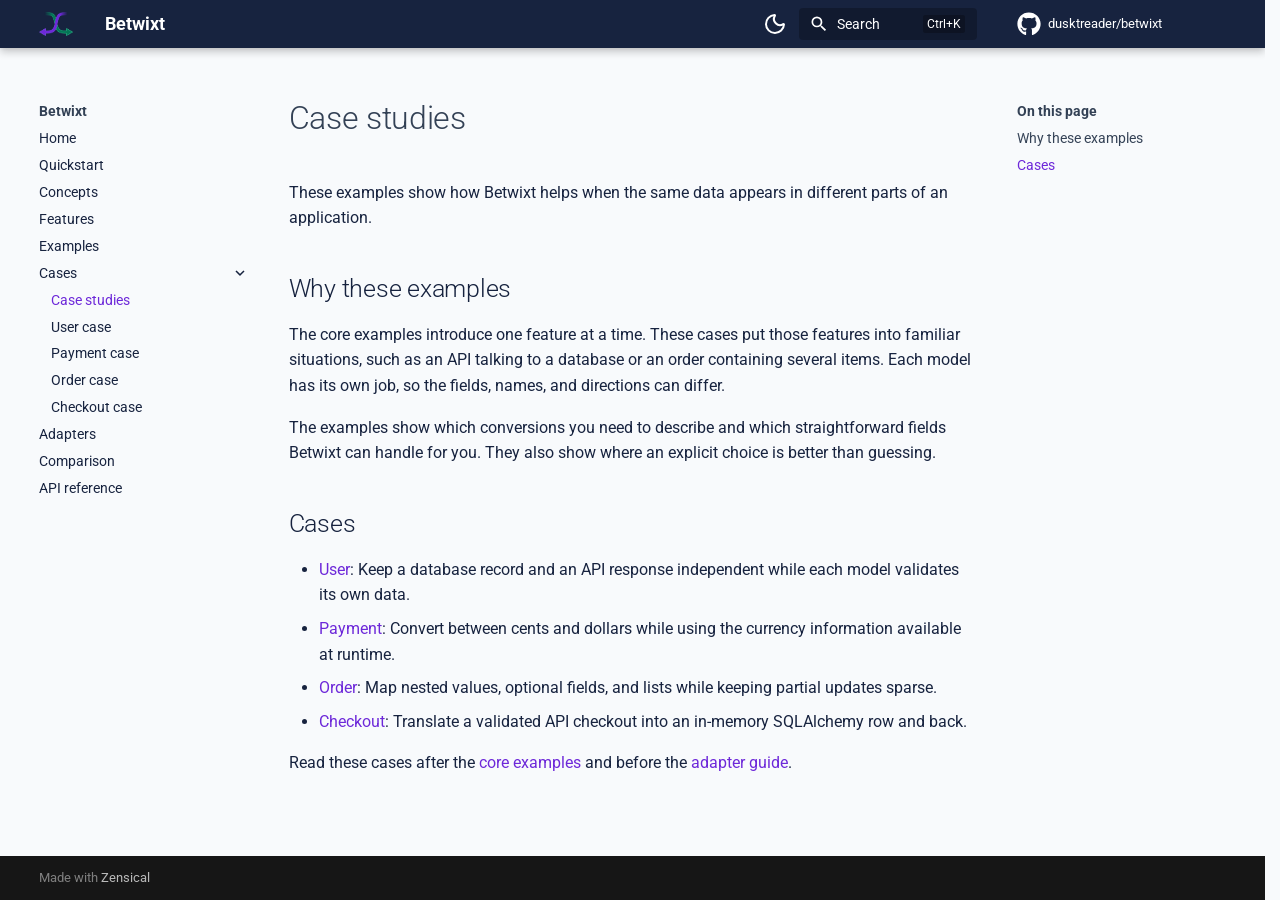
<file: cases/index.html>
<!doctype html>
<html lang="en" class="no-js">
  <head>
    
      <meta charset="utf-8">
      <meta name="viewport" content="width=device-width,initial-scale=1">
      
      
      
        <link rel="canonical" href="https://dusktreader.github.io/betwixt/cases/">
      
      
        <link rel="prev" href="../examples/">
      
      
        <link rel="next" href="user/">
      
      
        
      
      
      <link rel="icon" href="../static/icon.png">
      <meta name="generator" content="zensical-0.0.13">
    
    
      
        <title>Case studies - Betwixt</title>
      
    
    
      
        
      
      <link rel="stylesheet" href="../assets/stylesheets/classic/main.70d17ad7.min.css">
      
        
          
        
        <link rel="stylesheet" href="../assets/stylesheets/classic/palette.7dc9a0ad.min.css">
      
      
  
  
    
  
    
  
    
  
    
  
    
  
    
  
    
  
    
  
    
  
    
  
    
  
    
  
  
  <style>:root{}</style>



    
    
      
    
    
      
        
        
        <link rel="preconnect" href="https://fonts.gstatic.com" crossorigin>
        <link rel="stylesheet" href="https://fonts.googleapis.com/css?family=Roboto:300,300i,400,400i,500,500i,700,700i%7CRoboto+Mono:400,400i,700,700i&display=fallback">
        <style>:root{--md-text-font:"Roboto";--md-code-font:"Roboto Mono"}</style>
      
    
    
      <link rel="stylesheet" href="../stylesheets/extra.css">
    
    <script>__md_scope=new URL("..",location),__md_hash=e=>[...e].reduce(((e,t)=>(e<<5)-e+t.charCodeAt(0)),0),__md_get=(e,t=localStorage,a=__md_scope)=>JSON.parse(t.getItem(a.pathname+"."+e)),__md_set=(e,t,a=localStorage,_=__md_scope)=>{try{a.setItem(_.pathname+"."+e,JSON.stringify(t))}catch(e){}},document.documentElement.setAttribute("data-platform",navigator.platform)</script>
    
      

    
    
  </head>
  
  
    
    
      
    
    
    
    
    <body dir="ltr" data-md-color-scheme="default" data-md-color-primary="deep-purple" data-md-color-accent="teal">
  
    
    <input class="md-toggle" data-md-toggle="drawer" type="checkbox" id="__drawer" autocomplete="off">
    <input class="md-toggle" data-md-toggle="search" type="checkbox" id="__search" autocomplete="off">
    <label class="md-overlay" for="__drawer"></label>
    <div data-md-component="skip">
      
        
        <a href="#case-studies" class="md-skip">
          Skip to content
        </a>
      
    </div>
    <div data-md-component="announce">
      
    </div>
    
    
      

  

<header class="md-header md-header--shadow" data-md-component="header">
  <nav class="md-header__inner md-grid" aria-label="Header">
    <a href=".." title="Betwixt" class="md-header__button md-logo" aria-label="Betwixt" data-md-component="logo">
      
  <img src="../static/icon.png" alt="logo">

    </a>
    <label class="md-header__button md-icon" for="__drawer">
      
      <svg xmlns="http://www.w3.org/2000/svg" viewBox="0 0 24 24"><path d="M3 6h18v2H3zm0 5h18v2H3zm0 5h18v2H3z"/></svg>
    </label>
    <div class="md-header__title" data-md-component="header-title">
      <div class="md-header__ellipsis">
        <div class="md-header__topic">
          <span class="md-ellipsis">
            Betwixt
          </span>
        </div>
        <div class="md-header__topic" data-md-component="header-topic">
          <span class="md-ellipsis">
            
              Case studies
            
          </span>
        </div>
      </div>
    </div>
    
      
        <form class="md-header__option" data-md-component="palette">
  
    
    
    
    <input class="md-option" data-md-color-media="none" data-md-color-scheme="default" data-md-color-primary="deep-purple" data-md-color-accent="teal"  aria-label="Switch to dark mode"  type="radio" name="__palette" id="__palette_0">
    
      <label class="md-header__button md-icon" title="Switch to dark mode" for="__palette_1" hidden>
        <svg xmlns="http://www.w3.org/2000/svg" fill="none" stroke="currentColor" stroke-linecap="round" stroke-linejoin="round" stroke-width="2" class="lucide lucide-moon" viewBox="0 0 24 24"><path d="M20.985 12.486a9 9 0 1 1-9.473-9.472c.405-.022.617.46.402.803a6 6 0 0 0 8.268 8.268c.344-.215.825-.004.803.401"/></svg>
      </label>
    
  
    
    
    
    <input class="md-option" data-md-color-media="none" data-md-color-scheme="slate" data-md-color-primary="deep-purple" data-md-color-accent="teal"  aria-label="Switch to light mode"  type="radio" name="__palette" id="__palette_1">
    
      <label class="md-header__button md-icon" title="Switch to light mode" for="__palette_0" hidden>
        <svg xmlns="http://www.w3.org/2000/svg" fill="none" stroke="currentColor" stroke-linecap="round" stroke-linejoin="round" stroke-width="2" class="lucide lucide-sun" viewBox="0 0 24 24"><circle cx="12" cy="12" r="4"/><path d="M12 2v2M12 20v2M4.93 4.93l1.41 1.41M17.66 17.66l1.41 1.41M2 12h2M20 12h2M6.34 17.66l-1.41 1.41M19.07 4.93l-1.41 1.41"/></svg>
      </label>
    
  
</form>
      
    
    
      <script>var palette=__md_get("__palette");if(palette&&palette.color){if("(prefers-color-scheme)"===palette.color.media){var media=matchMedia("(prefers-color-scheme: light)"),input=document.querySelector(media.matches?"[data-md-color-media='(prefers-color-scheme: light)']":"[data-md-color-media='(prefers-color-scheme: dark)']");palette.color.media=input.getAttribute("data-md-color-media"),palette.color.scheme=input.getAttribute("data-md-color-scheme"),palette.color.primary=input.getAttribute("data-md-color-primary"),palette.color.accent=input.getAttribute("data-md-color-accent")}for(var[key,value]of Object.entries(palette.color))document.body.setAttribute("data-md-color-"+key,value)}</script>
    
    
    
      
      
        <label class="md-header__button md-icon" for="__search">
          
          <svg xmlns="http://www.w3.org/2000/svg" viewBox="0 0 24 24"><path d="M9.5 3A6.5 6.5 0 0 1 16 9.5c0 1.61-.59 3.09-1.56 4.23l.27.27h.79l5 5-1.5 1.5-5-5v-.79l-.27-.27A6.52 6.52 0 0 1 9.5 16 6.5 6.5 0 0 1 3 9.5 6.5 6.5 0 0 1 9.5 3m0 2C7 5 5 7 5 9.5S7 14 9.5 14 14 12 14 9.5 12 5 9.5 5"/></svg>
        </label>
        <div class="md-search" data-md-component="search" role="dialog" aria-label="Search">
  <button type="button" class="md-search__button">
    Search
  </button>
</div>
      
    
    <div class="md-header__source">
      
        <a href="https://github.com/dusktreader/betwixt" title="Go to repository" class="md-source" data-md-component="source">
  <div class="md-source__icon md-icon">
    
    <svg xmlns="http://www.w3.org/2000/svg" viewBox="0 0 512 512"><!--! Font Awesome Free 7.1.0 by @fontawesome - https://fontawesome.com License - https://fontawesome.com/license/free (Icons: CC BY 4.0, Fonts: SIL OFL 1.1, Code: MIT License) Copyright 2025 Fonticons, Inc.--><path fill="currentColor" d="M173.9 397.4c0 2-2.3 3.6-5.2 3.6-3.3.3-5.6-1.3-5.6-3.6 0-2 2.3-3.6 5.2-3.6 3-.3 5.6 1.3 5.6 3.6m-31.1-4.5c-.7 2 1.3 4.3 4.3 4.9 2.6 1 5.6 0 6.2-2s-1.3-4.3-4.3-5.2c-2.6-.7-5.5.3-6.2 2.3m44.2-1.7c-2.9.7-4.9 2.6-4.6 4.9.3 2 2.9 3.3 5.9 2.6 2.9-.7 4.9-2.6 4.6-4.6-.3-1.9-3-3.2-5.9-2.9M252.8 8C114.1 8 8 113.3 8 252c0 110.9 69.8 205.8 169.5 239.2 12.8 2.3 17.3-5.6 17.3-12.1 0-6.2-.3-40.4-.3-61.4 0 0-70 15-84.7-29.8 0 0-11.4-29.1-27.8-36.6 0 0-22.9-15.7 1.6-15.4 0 0 24.9 2 38.6 25.8 21.9 38.6 58.6 27.5 72.9 20.9 2.3-16 8.8-27.1 16-33.7-55.9-6.2-112.3-14.3-112.3-110.5 0-27.5 7.6-41.3 23.6-58.9-2.6-6.5-11.1-33.3 2.6-67.9 20.9-6.5 69 27 69 27 20-5.6 41.5-8.5 62.8-8.5s42.8 2.9 62.8 8.5c0 0 48.1-33.6 69-27 13.7 34.7 5.2 61.4 2.6 67.9 16 17.7 25.8 31.5 25.8 58.9 0 96.5-58.9 104.2-114.8 110.5 9.2 7.9 17 22.9 17 46.4 0 33.7-.3 75.4-.3 83.6 0 6.5 4.6 14.4 17.3 12.1C436.2 457.8 504 362.9 504 252 504 113.3 391.5 8 252.8 8M105.2 352.9c-1.3 1-1 3.3.7 5.2 1.6 1.6 3.9 2.3 5.2 1 1.3-1 1-3.3-.7-5.2-1.6-1.6-3.9-2.3-5.2-1m-10.8-8.1c-.7 1.3.3 2.9 2.3 3.9 1.6 1 3.6.7 4.3-.7.7-1.3-.3-2.9-2.3-3.9-2-.6-3.6-.3-4.3.7m32.4 35.6c-1.6 1.3-1 4.3 1.3 6.2 2.3 2.3 5.2 2.6 6.5 1 1.3-1.3.7-4.3-1.3-6.2-2.2-2.3-5.2-2.6-6.5-1m-11.4-14.7c-1.6 1-1.6 3.6 0 5.9s4.3 3.3 5.6 2.3c1.6-1.3 1.6-3.9 0-6.2-1.4-2.3-4-3.3-5.6-2"/></svg>
  </div>
  <div class="md-source__repository">
    dusktreader/betwixt
  </div>
</a>
      
    </div>
  </nav>
  
</header>
    
    <div class="md-container" data-md-component="container">
      
      
        
          
        
      
      <main class="md-main" data-md-component="main">
        <div class="md-main__inner md-grid">
          
            
              
              <div class="md-sidebar md-sidebar--primary" data-md-component="sidebar" data-md-type="navigation" >
                <div class="md-sidebar__scrollwrap">
                  <div class="md-sidebar__inner">
                    



<nav class="md-nav md-nav--primary" aria-label="Navigation" data-md-level="0">
  <label class="md-nav__title" for="__drawer">
    <a href=".." title="Betwixt" class="md-nav__button md-logo" aria-label="Betwixt" data-md-component="logo">
      
  <img src="../static/icon.png" alt="logo">

    </a>
    Betwixt
  </label>
  
    <div class="md-nav__source">
      <a href="https://github.com/dusktreader/betwixt" title="Go to repository" class="md-source" data-md-component="source">
  <div class="md-source__icon md-icon">
    
    <svg xmlns="http://www.w3.org/2000/svg" viewBox="0 0 512 512"><!--! Font Awesome Free 7.1.0 by @fontawesome - https://fontawesome.com License - https://fontawesome.com/license/free (Icons: CC BY 4.0, Fonts: SIL OFL 1.1, Code: MIT License) Copyright 2025 Fonticons, Inc.--><path fill="currentColor" d="M173.9 397.4c0 2-2.3 3.6-5.2 3.6-3.3.3-5.6-1.3-5.6-3.6 0-2 2.3-3.6 5.2-3.6 3-.3 5.6 1.3 5.6 3.6m-31.1-4.5c-.7 2 1.3 4.3 4.3 4.9 2.6 1 5.6 0 6.2-2s-1.3-4.3-4.3-5.2c-2.6-.7-5.5.3-6.2 2.3m44.2-1.7c-2.9.7-4.9 2.6-4.6 4.9.3 2 2.9 3.3 5.9 2.6 2.9-.7 4.9-2.6 4.6-4.6-.3-1.9-3-3.2-5.9-2.9M252.8 8C114.1 8 8 113.3 8 252c0 110.9 69.8 205.8 169.5 239.2 12.8 2.3 17.3-5.6 17.3-12.1 0-6.2-.3-40.4-.3-61.4 0 0-70 15-84.7-29.8 0 0-11.4-29.1-27.8-36.6 0 0-22.9-15.7 1.6-15.4 0 0 24.9 2 38.6 25.8 21.9 38.6 58.6 27.5 72.9 20.9 2.3-16 8.8-27.1 16-33.7-55.9-6.2-112.3-14.3-112.3-110.5 0-27.5 7.6-41.3 23.6-58.9-2.6-6.5-11.1-33.3 2.6-67.9 20.9-6.5 69 27 69 27 20-5.6 41.5-8.5 62.8-8.5s42.8 2.9 62.8 8.5c0 0 48.1-33.6 69-27 13.7 34.7 5.2 61.4 2.6 67.9 16 17.7 25.8 31.5 25.8 58.9 0 96.5-58.9 104.2-114.8 110.5 9.2 7.9 17 22.9 17 46.4 0 33.7-.3 75.4-.3 83.6 0 6.5 4.6 14.4 17.3 12.1C436.2 457.8 504 362.9 504 252 504 113.3 391.5 8 252.8 8M105.2 352.9c-1.3 1-1 3.3.7 5.2 1.6 1.6 3.9 2.3 5.2 1 1.3-1 1-3.3-.7-5.2-1.6-1.6-3.9-2.3-5.2-1m-10.8-8.1c-.7 1.3.3 2.9 2.3 3.9 1.6 1 3.6.7 4.3-.7.7-1.3-.3-2.9-2.3-3.9-2-.6-3.6-.3-4.3.7m32.4 35.6c-1.6 1.3-1 4.3 1.3 6.2 2.3 2.3 5.2 2.6 6.5 1 1.3-1.3.7-4.3-1.3-6.2-2.2-2.3-5.2-2.6-6.5-1m-11.4-14.7c-1.6 1-1.6 3.6 0 5.9s4.3 3.3 5.6 2.3c1.6-1.3 1.6-3.9 0-6.2-1.4-2.3-4-3.3-5.6-2"/></svg>
  </div>
  <div class="md-source__repository">
    dusktreader/betwixt
  </div>
</a>
    </div>
  
  <ul class="md-nav__list" data-md-scrollfix>
    
      
      
  
  
  
  
    <li class="md-nav__item">
      <a href=".." class="md-nav__link">
        
  
  
  <span class="md-ellipsis">
    
  
    Home
  

    
  </span>
  
  

      </a>
    </li>
  

    
      
      
  
  
  
  
    <li class="md-nav__item">
      <a href="../quickstart/" class="md-nav__link">
        
  
  
  <span class="md-ellipsis">
    
  
    Quickstart
  

    
  </span>
  
  

      </a>
    </li>
  

    
      
      
  
  
  
  
    <li class="md-nav__item">
      <a href="../concepts/" class="md-nav__link">
        
  
  
  <span class="md-ellipsis">
    
  
    Concepts
  

    
  </span>
  
  

      </a>
    </li>
  

    
      
      
  
  
  
  
    <li class="md-nav__item">
      <a href="../features/" class="md-nav__link">
        
  
  
  <span class="md-ellipsis">
    
  
    Features
  

    
  </span>
  
  

      </a>
    </li>
  

    
      
      
  
  
  
  
    <li class="md-nav__item">
      <a href="../examples/" class="md-nav__link">
        
  
  
  <span class="md-ellipsis">
    
  
    Examples
  

    
  </span>
  
  

      </a>
    </li>
  

    
      
      
  
  
    
  
  
  
    
    
    
    
    
    <li class="md-nav__item md-nav__item--active md-nav__item--nested">
      
        
        
        <input class="md-nav__toggle md-toggle " type="checkbox" id="__nav_6" checked>
        
          
          <label class="md-nav__link" for="__nav_6" id="__nav_6_label" tabindex="0">
            
  
  
  <span class="md-ellipsis">
    
  
    Cases
  

    
  </span>
  
  

            <span class="md-nav__icon md-icon"></span>
          </label>
        
        <nav class="md-nav" data-md-level="1" aria-labelledby="__nav_6_label" aria-expanded="true">
          <label class="md-nav__title" for="__nav_6">
            <span class="md-nav__icon md-icon"></span>
            
  
    Cases
  

          </label>
          <ul class="md-nav__list" data-md-scrollfix>
            
              
                
  
  
    
  
  
  
    <li class="md-nav__item md-nav__item--active">
      
      <input class="md-nav__toggle md-toggle" type="checkbox" id="__toc">
      
      
        
      
      
        <label class="md-nav__link md-nav__link--active" for="__toc">
          
  
  
  <span class="md-ellipsis">
    
  
    Case studies
  

    
  </span>
  
  

          <span class="md-nav__icon md-icon"></span>
        </label>
      
      <a href="./" class="md-nav__link md-nav__link--active">
        
  
  
  <span class="md-ellipsis">
    
  
    Case studies
  

    
  </span>
  
  

      </a>
      
        


<nav class="md-nav md-nav--secondary" aria-label="On this page">
  
  
  
    
  
  
    <label class="md-nav__title" for="__toc">
      <span class="md-nav__icon md-icon"></span>
      On this page
    </label>
    <ul class="md-nav__list" data-md-component="toc" data-md-scrollfix>
      
        <li class="md-nav__item">
  <a href="#why-these-examples" class="md-nav__link">
    <span class="md-ellipsis">
      
        Why these examples
      
    </span>
  </a>
  
</li>
      
        <li class="md-nav__item">
  <a href="#cases" class="md-nav__link">
    <span class="md-ellipsis">
      
        Cases
      
    </span>
  </a>
  
</li>
      
    </ul>
  
</nav>
      
    </li>
  

              
            
              
                
  
  
  
  
    <li class="md-nav__item">
      <a href="user/" class="md-nav__link">
        
  
  
  <span class="md-ellipsis">
    
  
    User case
  

    
  </span>
  
  

      </a>
    </li>
  

              
            
              
                
  
  
  
  
    <li class="md-nav__item">
      <a href="payment/" class="md-nav__link">
        
  
  
  <span class="md-ellipsis">
    
  
    Payment case
  

    
  </span>
  
  

      </a>
    </li>
  

              
            
              
                
  
  
  
  
    <li class="md-nav__item">
      <a href="order/" class="md-nav__link">
        
  
  
  <span class="md-ellipsis">
    
  
    Order case
  

    
  </span>
  
  

      </a>
    </li>
  

              
            
              
                
  
  
  
  
    <li class="md-nav__item">
      <a href="checkout/" class="md-nav__link">
        
  
  
  <span class="md-ellipsis">
    
  
    Checkout case
  

    
  </span>
  
  

      </a>
    </li>
  

              
            
          </ul>
        </nav>
      
    </li>
  

    
      
      
  
  
  
  
    <li class="md-nav__item">
      <a href="../adapters/" class="md-nav__link">
        
  
  
  <span class="md-ellipsis">
    
  
    Adapters
  

    
  </span>
  
  

      </a>
    </li>
  

    
      
      
  
  
  
  
    <li class="md-nav__item">
      <a href="../comparison/" class="md-nav__link">
        
  
  
  <span class="md-ellipsis">
    
  
    Comparison
  

    
  </span>
  
  

      </a>
    </li>
  

    
      
      
  
  
  
  
    <li class="md-nav__item">
      <a href="../api-reference/" class="md-nav__link">
        
  
  
  <span class="md-ellipsis">
    
  
    API reference
  

    
  </span>
  
  

      </a>
    </li>
  

    
  </ul>
</nav>
                  </div>
                </div>
              </div>
            
            
              
              <div class="md-sidebar md-sidebar--secondary" data-md-component="sidebar" data-md-type="toc" >
                <div class="md-sidebar__scrollwrap">
                  <div class="md-sidebar__inner">
                    


<nav class="md-nav md-nav--secondary" aria-label="On this page">
  
  
  
    
  
  
    <label class="md-nav__title" for="__toc">
      <span class="md-nav__icon md-icon"></span>
      On this page
    </label>
    <ul class="md-nav__list" data-md-component="toc" data-md-scrollfix>
      
        <li class="md-nav__item">
  <a href="#why-these-examples" class="md-nav__link">
    <span class="md-ellipsis">
      
        Why these examples
      
    </span>
  </a>
  
</li>
      
        <li class="md-nav__item">
  <a href="#cases" class="md-nav__link">
    <span class="md-ellipsis">
      
        Cases
      
    </span>
  </a>
  
</li>
      
    </ul>
  
</nav>
                  </div>
                </div>
              </div>
            
          
          
            <div class="md-content" data-md-component="content">
              
              <article class="md-content__inner md-typeset">
                
                  
  
  


<h1 id="case-studies">Case studies<a class="headerlink" href="#case-studies" title="Permanent link">&para;</a></h1>
<p>These examples show how Betwixt helps when the same data appears in different parts of an application.</p>
<h2 id="why-these-examples">Why these examples<a class="headerlink" href="#why-these-examples" title="Permanent link">&para;</a></h2>
<p>The core examples introduce one feature at a time. These cases put those features into familiar situations, such as an
API talking to a database or an order containing several items. Each model has its own job, so the fields, names, and
directions can differ.</p>
<p>The examples show which conversions you need to describe and which straightforward fields Betwixt can handle for you.
They also show where an explicit choice is better than guessing.</p>
<h2 id="cases">Cases<a class="headerlink" href="#cases" title="Permanent link">&para;</a></h2>
<ul>
<li><a href="user/">User</a>: Keep a database record and an API response independent while each model validates its own data.</li>
<li><a href="payment/">Payment</a>: Convert between cents and dollars while using the currency information available at runtime.</li>
<li><a href="order/">Order</a>: Map nested values, optional fields, and lists while keeping partial updates sparse.</li>
<li><a href="checkout/">Checkout</a>: Translate a validated API checkout into an in-memory SQLAlchemy row and back.</li>
</ul>
<p>Read these cases after the <a href="../examples/">core examples</a> and before the <a href="../adapters/">adapter guide</a>.</p>














                
              </article>
            </div>
          
          
<script>var target=document.getElementById(location.hash.slice(1));target&&target.name&&(target.checked=target.name.startsWith("__tabbed_"))</script>
        </div>
        
      </main>
      
        <footer class="md-footer">
  
  <div class="md-footer-meta md-typeset">
    <div class="md-footer-meta__inner md-grid">
      <div class="md-copyright">
  
  
    Made with
    <a href="https://zensical.org/" target="_blank" rel="noopener">
      Zensical
    </a>
  
</div>
      
    </div>
  </div>
</footer>
      
    </div>
    <div class="md-dialog" data-md-component="dialog">
      <div class="md-dialog__inner md-typeset"></div>
    </div>
    
    
    
      
      
      
      <script id="__config" type="application/json">{"annotate":null,"base":"..","features":[],"search":"../assets/javascripts/workers/search.1bfe1b73.min.js","tags":null,"translations":{"clipboard.copied":"Copied to clipboard","clipboard.copy":"Copy to clipboard","search.result.more.one":"1 more on this page","search.result.more.other":"# more on this page","search.result.none":"No matching documents","search.result.one":"1 matching document","search.result.other":"# matching documents","search.result.placeholder":"Type to start searching","search.result.term.missing":"Missing","select.version":"Select version"},"version":null}</script>
    
    
      <script src="../assets/javascripts/bundle.6008f134.min.js"></script>
      
    
  </body>
</html>
</file>
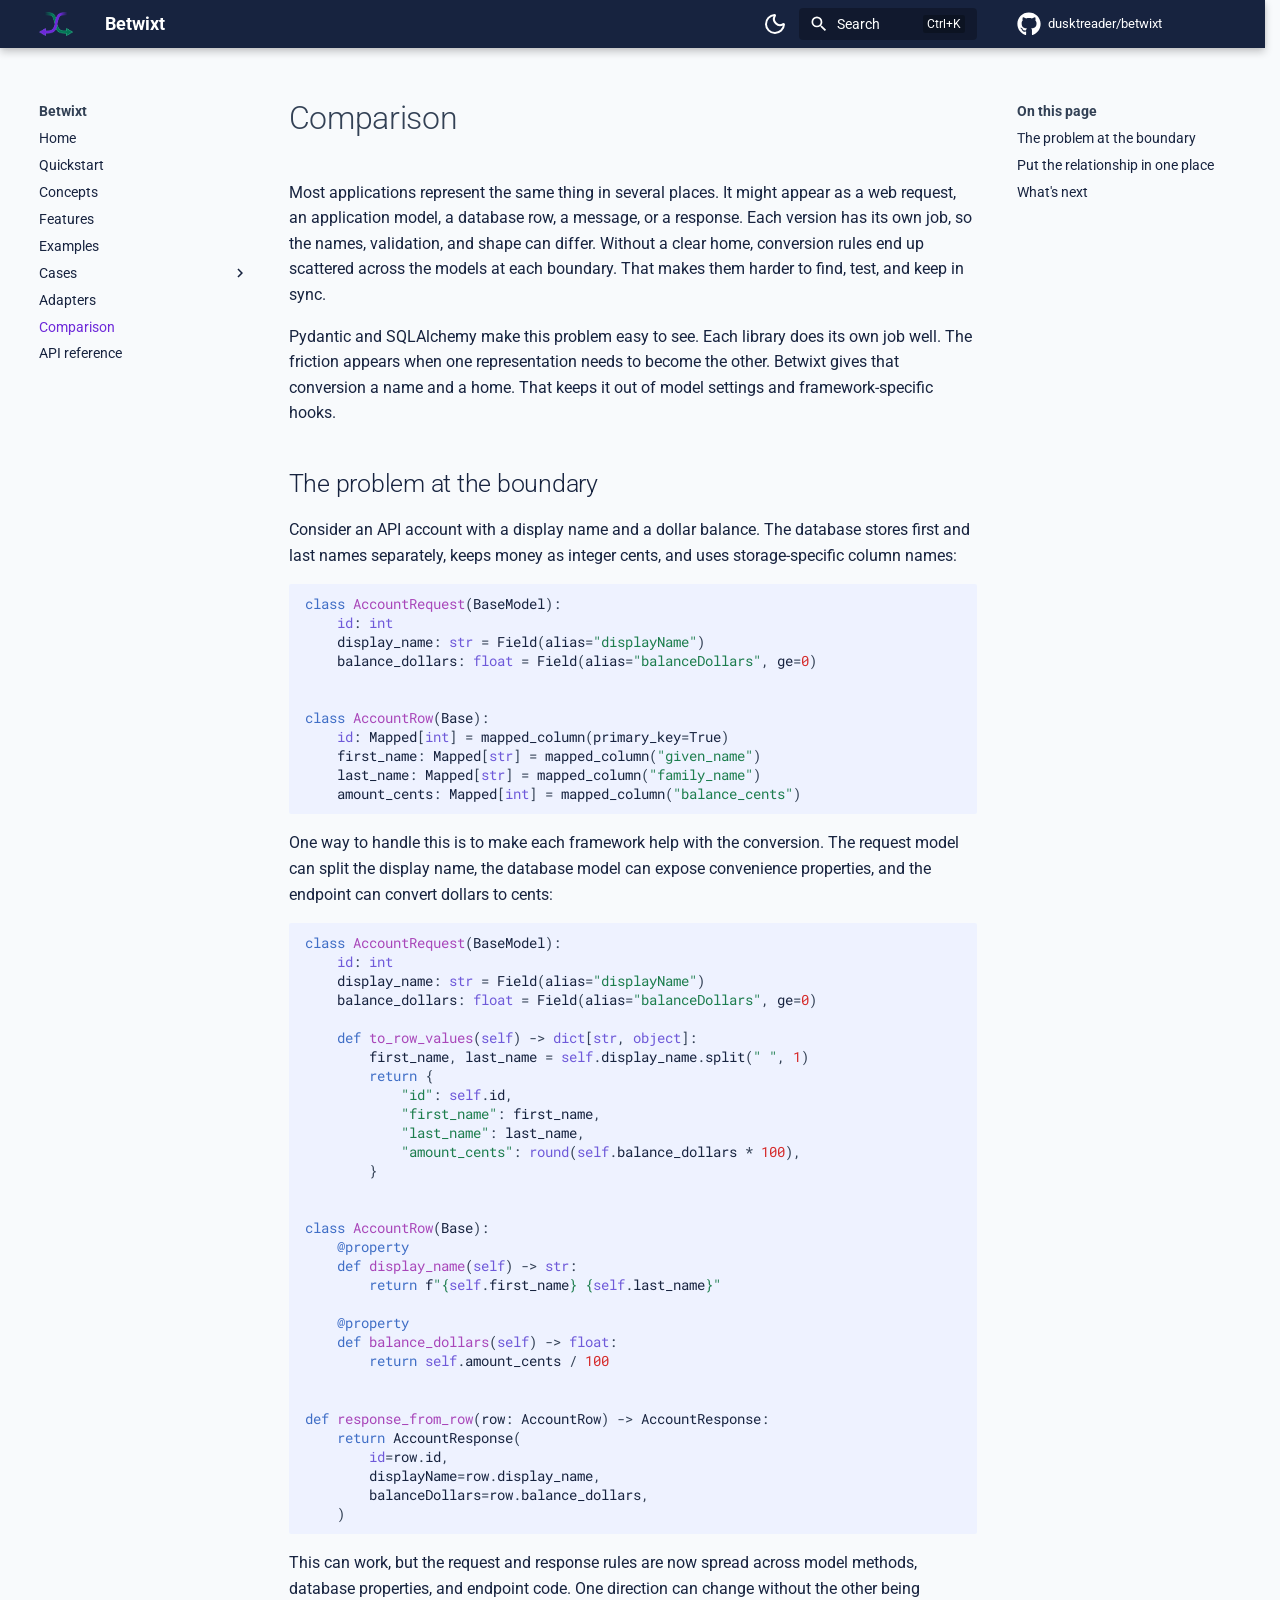
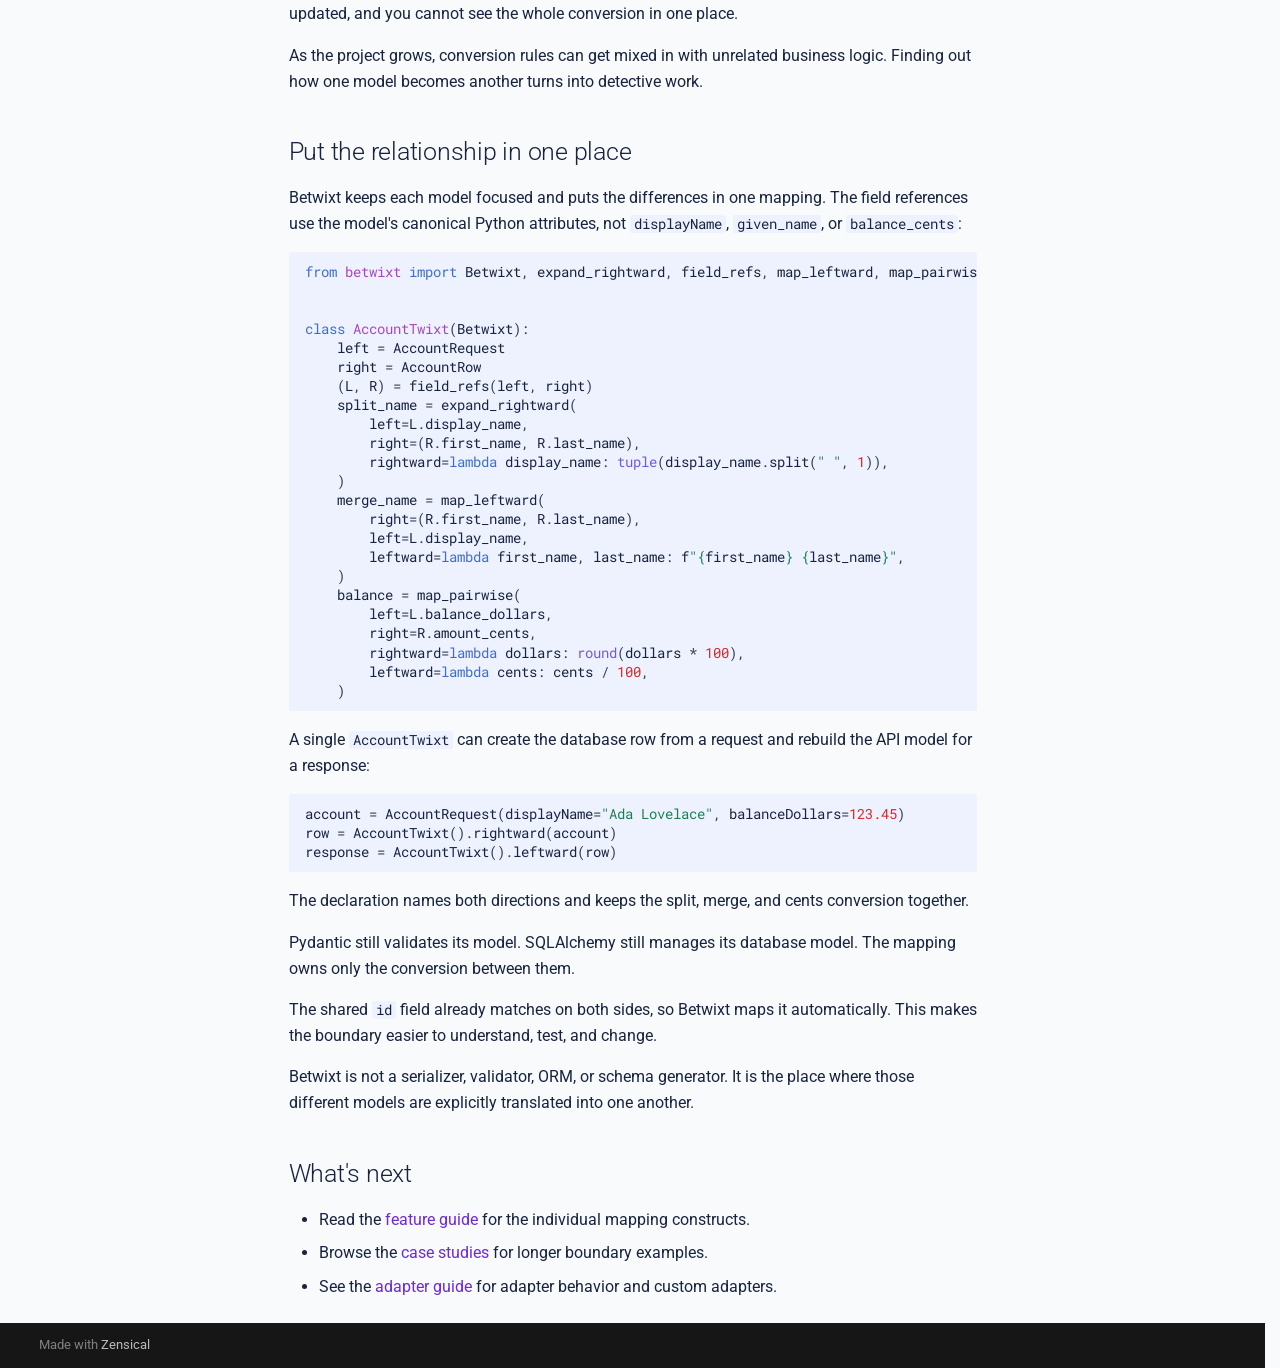
<file: comparison/index.html>
<!doctype html>
<html lang="en" class="no-js">
  <head>
    
      <meta charset="utf-8">
      <meta name="viewport" content="width=device-width,initial-scale=1">
      
      
      
        <link rel="canonical" href="https://dusktreader.github.io/betwixt/comparison/">
      
      
        <link rel="prev" href="../adapters/">
      
      
        <link rel="next" href="../api-reference/">
      
      
        
      
      
      <link rel="icon" href="../static/icon.png">
      <meta name="generator" content="zensical-0.0.13">
    
    
      
        <title>Comparison - Betwixt</title>
      
    
    
      
        
      
      <link rel="stylesheet" href="../assets/stylesheets/classic/main.70d17ad7.min.css">
      
        
          
        
        <link rel="stylesheet" href="../assets/stylesheets/classic/palette.7dc9a0ad.min.css">
      
      
  
  
    
  
    
  
    
  
    
  
    
  
    
  
    
  
    
  
    
  
    
  
    
  
    
  
  
  <style>:root{}</style>



    
    
      
    
    
      
        
        
        <link rel="preconnect" href="https://fonts.gstatic.com" crossorigin>
        <link rel="stylesheet" href="https://fonts.googleapis.com/css?family=Roboto:300,300i,400,400i,500,500i,700,700i%7CRoboto+Mono:400,400i,700,700i&display=fallback">
        <style>:root{--md-text-font:"Roboto";--md-code-font:"Roboto Mono"}</style>
      
    
    
      <link rel="stylesheet" href="../stylesheets/extra.css">
    
    <script>__md_scope=new URL("..",location),__md_hash=e=>[...e].reduce(((e,t)=>(e<<5)-e+t.charCodeAt(0)),0),__md_get=(e,t=localStorage,a=__md_scope)=>JSON.parse(t.getItem(a.pathname+"."+e)),__md_set=(e,t,a=localStorage,_=__md_scope)=>{try{a.setItem(_.pathname+"."+e,JSON.stringify(t))}catch(e){}},document.documentElement.setAttribute("data-platform",navigator.platform)</script>
    
      

    
    
  </head>
  
  
    
    
      
    
    
    
    
    <body dir="ltr" data-md-color-scheme="default" data-md-color-primary="deep-purple" data-md-color-accent="teal">
  
    
    <input class="md-toggle" data-md-toggle="drawer" type="checkbox" id="__drawer" autocomplete="off">
    <input class="md-toggle" data-md-toggle="search" type="checkbox" id="__search" autocomplete="off">
    <label class="md-overlay" for="__drawer"></label>
    <div data-md-component="skip">
      
        
        <a href="#comparison" class="md-skip">
          Skip to content
        </a>
      
    </div>
    <div data-md-component="announce">
      
    </div>
    
    
      

  

<header class="md-header md-header--shadow" data-md-component="header">
  <nav class="md-header__inner md-grid" aria-label="Header">
    <a href=".." title="Betwixt" class="md-header__button md-logo" aria-label="Betwixt" data-md-component="logo">
      
  <img src="../static/icon.png" alt="logo">

    </a>
    <label class="md-header__button md-icon" for="__drawer">
      
      <svg xmlns="http://www.w3.org/2000/svg" viewBox="0 0 24 24"><path d="M3 6h18v2H3zm0 5h18v2H3zm0 5h18v2H3z"/></svg>
    </label>
    <div class="md-header__title" data-md-component="header-title">
      <div class="md-header__ellipsis">
        <div class="md-header__topic">
          <span class="md-ellipsis">
            Betwixt
          </span>
        </div>
        <div class="md-header__topic" data-md-component="header-topic">
          <span class="md-ellipsis">
            
              Comparison
            
          </span>
        </div>
      </div>
    </div>
    
      
        <form class="md-header__option" data-md-component="palette">
  
    
    
    
    <input class="md-option" data-md-color-media="none" data-md-color-scheme="default" data-md-color-primary="deep-purple" data-md-color-accent="teal"  aria-label="Switch to dark mode"  type="radio" name="__palette" id="__palette_0">
    
      <label class="md-header__button md-icon" title="Switch to dark mode" for="__palette_1" hidden>
        <svg xmlns="http://www.w3.org/2000/svg" fill="none" stroke="currentColor" stroke-linecap="round" stroke-linejoin="round" stroke-width="2" class="lucide lucide-moon" viewBox="0 0 24 24"><path d="M20.985 12.486a9 9 0 1 1-9.473-9.472c.405-.022.617.46.402.803a6 6 0 0 0 8.268 8.268c.344-.215.825-.004.803.401"/></svg>
      </label>
    
  
    
    
    
    <input class="md-option" data-md-color-media="none" data-md-color-scheme="slate" data-md-color-primary="deep-purple" data-md-color-accent="teal"  aria-label="Switch to light mode"  type="radio" name="__palette" id="__palette_1">
    
      <label class="md-header__button md-icon" title="Switch to light mode" for="__palette_0" hidden>
        <svg xmlns="http://www.w3.org/2000/svg" fill="none" stroke="currentColor" stroke-linecap="round" stroke-linejoin="round" stroke-width="2" class="lucide lucide-sun" viewBox="0 0 24 24"><circle cx="12" cy="12" r="4"/><path d="M12 2v2M12 20v2M4.93 4.93l1.41 1.41M17.66 17.66l1.41 1.41M2 12h2M20 12h2M6.34 17.66l-1.41 1.41M19.07 4.93l-1.41 1.41"/></svg>
      </label>
    
  
</form>
      
    
    
      <script>var palette=__md_get("__palette");if(palette&&palette.color){if("(prefers-color-scheme)"===palette.color.media){var media=matchMedia("(prefers-color-scheme: light)"),input=document.querySelector(media.matches?"[data-md-color-media='(prefers-color-scheme: light)']":"[data-md-color-media='(prefers-color-scheme: dark)']");palette.color.media=input.getAttribute("data-md-color-media"),palette.color.scheme=input.getAttribute("data-md-color-scheme"),palette.color.primary=input.getAttribute("data-md-color-primary"),palette.color.accent=input.getAttribute("data-md-color-accent")}for(var[key,value]of Object.entries(palette.color))document.body.setAttribute("data-md-color-"+key,value)}</script>
    
    
    
      
      
        <label class="md-header__button md-icon" for="__search">
          
          <svg xmlns="http://www.w3.org/2000/svg" viewBox="0 0 24 24"><path d="M9.5 3A6.5 6.5 0 0 1 16 9.5c0 1.61-.59 3.09-1.56 4.23l.27.27h.79l5 5-1.5 1.5-5-5v-.79l-.27-.27A6.52 6.52 0 0 1 9.5 16 6.5 6.5 0 0 1 3 9.5 6.5 6.5 0 0 1 9.5 3m0 2C7 5 5 7 5 9.5S7 14 9.5 14 14 12 14 9.5 12 5 9.5 5"/></svg>
        </label>
        <div class="md-search" data-md-component="search" role="dialog" aria-label="Search">
  <button type="button" class="md-search__button">
    Search
  </button>
</div>
      
    
    <div class="md-header__source">
      
        <a href="https://github.com/dusktreader/betwixt" title="Go to repository" class="md-source" data-md-component="source">
  <div class="md-source__icon md-icon">
    
    <svg xmlns="http://www.w3.org/2000/svg" viewBox="0 0 512 512"><!--! Font Awesome Free 7.1.0 by @fontawesome - https://fontawesome.com License - https://fontawesome.com/license/free (Icons: CC BY 4.0, Fonts: SIL OFL 1.1, Code: MIT License) Copyright 2025 Fonticons, Inc.--><path fill="currentColor" d="M173.9 397.4c0 2-2.3 3.6-5.2 3.6-3.3.3-5.6-1.3-5.6-3.6 0-2 2.3-3.6 5.2-3.6 3-.3 5.6 1.3 5.6 3.6m-31.1-4.5c-.7 2 1.3 4.3 4.3 4.9 2.6 1 5.6 0 6.2-2s-1.3-4.3-4.3-5.2c-2.6-.7-5.5.3-6.2 2.3m44.2-1.7c-2.9.7-4.9 2.6-4.6 4.9.3 2 2.9 3.3 5.9 2.6 2.9-.7 4.9-2.6 4.6-4.6-.3-1.9-3-3.2-5.9-2.9M252.8 8C114.1 8 8 113.3 8 252c0 110.9 69.8 205.8 169.5 239.2 12.8 2.3 17.3-5.6 17.3-12.1 0-6.2-.3-40.4-.3-61.4 0 0-70 15-84.7-29.8 0 0-11.4-29.1-27.8-36.6 0 0-22.9-15.7 1.6-15.4 0 0 24.9 2 38.6 25.8 21.9 38.6 58.6 27.5 72.9 20.9 2.3-16 8.8-27.1 16-33.7-55.9-6.2-112.3-14.3-112.3-110.5 0-27.5 7.6-41.3 23.6-58.9-2.6-6.5-11.1-33.3 2.6-67.9 20.9-6.5 69 27 69 27 20-5.6 41.5-8.5 62.8-8.5s42.8 2.9 62.8 8.5c0 0 48.1-33.6 69-27 13.7 34.7 5.2 61.4 2.6 67.9 16 17.7 25.8 31.5 25.8 58.9 0 96.5-58.9 104.2-114.8 110.5 9.2 7.9 17 22.9 17 46.4 0 33.7-.3 75.4-.3 83.6 0 6.5 4.6 14.4 17.3 12.1C436.2 457.8 504 362.9 504 252 504 113.3 391.5 8 252.8 8M105.2 352.9c-1.3 1-1 3.3.7 5.2 1.6 1.6 3.9 2.3 5.2 1 1.3-1 1-3.3-.7-5.2-1.6-1.6-3.9-2.3-5.2-1m-10.8-8.1c-.7 1.3.3 2.9 2.3 3.9 1.6 1 3.6.7 4.3-.7.7-1.3-.3-2.9-2.3-3.9-2-.6-3.6-.3-4.3.7m32.4 35.6c-1.6 1.3-1 4.3 1.3 6.2 2.3 2.3 5.2 2.6 6.5 1 1.3-1.3.7-4.3-1.3-6.2-2.2-2.3-5.2-2.6-6.5-1m-11.4-14.7c-1.6 1-1.6 3.6 0 5.9s4.3 3.3 5.6 2.3c1.6-1.3 1.6-3.9 0-6.2-1.4-2.3-4-3.3-5.6-2"/></svg>
  </div>
  <div class="md-source__repository">
    dusktreader/betwixt
  </div>
</a>
      
    </div>
  </nav>
  
</header>
    
    <div class="md-container" data-md-component="container">
      
      
        
          
        
      
      <main class="md-main" data-md-component="main">
        <div class="md-main__inner md-grid">
          
            
              
              <div class="md-sidebar md-sidebar--primary" data-md-component="sidebar" data-md-type="navigation" >
                <div class="md-sidebar__scrollwrap">
                  <div class="md-sidebar__inner">
                    



<nav class="md-nav md-nav--primary" aria-label="Navigation" data-md-level="0">
  <label class="md-nav__title" for="__drawer">
    <a href=".." title="Betwixt" class="md-nav__button md-logo" aria-label="Betwixt" data-md-component="logo">
      
  <img src="../static/icon.png" alt="logo">

    </a>
    Betwixt
  </label>
  
    <div class="md-nav__source">
      <a href="https://github.com/dusktreader/betwixt" title="Go to repository" class="md-source" data-md-component="source">
  <div class="md-source__icon md-icon">
    
    <svg xmlns="http://www.w3.org/2000/svg" viewBox="0 0 512 512"><!--! Font Awesome Free 7.1.0 by @fontawesome - https://fontawesome.com License - https://fontawesome.com/license/free (Icons: CC BY 4.0, Fonts: SIL OFL 1.1, Code: MIT License) Copyright 2025 Fonticons, Inc.--><path fill="currentColor" d="M173.9 397.4c0 2-2.3 3.6-5.2 3.6-3.3.3-5.6-1.3-5.6-3.6 0-2 2.3-3.6 5.2-3.6 3-.3 5.6 1.3 5.6 3.6m-31.1-4.5c-.7 2 1.3 4.3 4.3 4.9 2.6 1 5.6 0 6.2-2s-1.3-4.3-4.3-5.2c-2.6-.7-5.5.3-6.2 2.3m44.2-1.7c-2.9.7-4.9 2.6-4.6 4.9.3 2 2.9 3.3 5.9 2.6 2.9-.7 4.9-2.6 4.6-4.6-.3-1.9-3-3.2-5.9-2.9M252.8 8C114.1 8 8 113.3 8 252c0 110.9 69.8 205.8 169.5 239.2 12.8 2.3 17.3-5.6 17.3-12.1 0-6.2-.3-40.4-.3-61.4 0 0-70 15-84.7-29.8 0 0-11.4-29.1-27.8-36.6 0 0-22.9-15.7 1.6-15.4 0 0 24.9 2 38.6 25.8 21.9 38.6 58.6 27.5 72.9 20.9 2.3-16 8.8-27.1 16-33.7-55.9-6.2-112.3-14.3-112.3-110.5 0-27.5 7.6-41.3 23.6-58.9-2.6-6.5-11.1-33.3 2.6-67.9 20.9-6.5 69 27 69 27 20-5.6 41.5-8.5 62.8-8.5s42.8 2.9 62.8 8.5c0 0 48.1-33.6 69-27 13.7 34.7 5.2 61.4 2.6 67.9 16 17.7 25.8 31.5 25.8 58.9 0 96.5-58.9 104.2-114.8 110.5 9.2 7.9 17 22.9 17 46.4 0 33.7-.3 75.4-.3 83.6 0 6.5 4.6 14.4 17.3 12.1C436.2 457.8 504 362.9 504 252 504 113.3 391.5 8 252.8 8M105.2 352.9c-1.3 1-1 3.3.7 5.2 1.6 1.6 3.9 2.3 5.2 1 1.3-1 1-3.3-.7-5.2-1.6-1.6-3.9-2.3-5.2-1m-10.8-8.1c-.7 1.3.3 2.9 2.3 3.9 1.6 1 3.6.7 4.3-.7.7-1.3-.3-2.9-2.3-3.9-2-.6-3.6-.3-4.3.7m32.4 35.6c-1.6 1.3-1 4.3 1.3 6.2 2.3 2.3 5.2 2.6 6.5 1 1.3-1.3.7-4.3-1.3-6.2-2.2-2.3-5.2-2.6-6.5-1m-11.4-14.7c-1.6 1-1.6 3.6 0 5.9s4.3 3.3 5.6 2.3c1.6-1.3 1.6-3.9 0-6.2-1.4-2.3-4-3.3-5.6-2"/></svg>
  </div>
  <div class="md-source__repository">
    dusktreader/betwixt
  </div>
</a>
    </div>
  
  <ul class="md-nav__list" data-md-scrollfix>
    
      
      
  
  
  
  
    <li class="md-nav__item">
      <a href=".." class="md-nav__link">
        
  
  
  <span class="md-ellipsis">
    
  
    Home
  

    
  </span>
  
  

      </a>
    </li>
  

    
      
      
  
  
  
  
    <li class="md-nav__item">
      <a href="../quickstart/" class="md-nav__link">
        
  
  
  <span class="md-ellipsis">
    
  
    Quickstart
  

    
  </span>
  
  

      </a>
    </li>
  

    
      
      
  
  
  
  
    <li class="md-nav__item">
      <a href="../concepts/" class="md-nav__link">
        
  
  
  <span class="md-ellipsis">
    
  
    Concepts
  

    
  </span>
  
  

      </a>
    </li>
  

    
      
      
  
  
  
  
    <li class="md-nav__item">
      <a href="../features/" class="md-nav__link">
        
  
  
  <span class="md-ellipsis">
    
  
    Features
  

    
  </span>
  
  

      </a>
    </li>
  

    
      
      
  
  
  
  
    <li class="md-nav__item">
      <a href="../examples/" class="md-nav__link">
        
  
  
  <span class="md-ellipsis">
    
  
    Examples
  

    
  </span>
  
  

      </a>
    </li>
  

    
      
      
  
  
  
  
    
    
    
    
    
    <li class="md-nav__item md-nav__item--nested">
      
        
        
        <input class="md-nav__toggle md-toggle " type="checkbox" id="__nav_6" >
        
          
          <label class="md-nav__link" for="__nav_6" id="__nav_6_label" tabindex="0">
            
  
  
  <span class="md-ellipsis">
    
  
    Cases
  

    
  </span>
  
  

            <span class="md-nav__icon md-icon"></span>
          </label>
        
        <nav class="md-nav" data-md-level="1" aria-labelledby="__nav_6_label" aria-expanded="false">
          <label class="md-nav__title" for="__nav_6">
            <span class="md-nav__icon md-icon"></span>
            
  
    Cases
  

          </label>
          <ul class="md-nav__list" data-md-scrollfix>
            
              
                
  
  
  
  
    <li class="md-nav__item">
      <a href="../cases/" class="md-nav__link">
        
  
  
  <span class="md-ellipsis">
    
  
    Case studies
  

    
  </span>
  
  

      </a>
    </li>
  

              
            
              
                
  
  
  
  
    <li class="md-nav__item">
      <a href="../cases/user/" class="md-nav__link">
        
  
  
  <span class="md-ellipsis">
    
  
    User case
  

    
  </span>
  
  

      </a>
    </li>
  

              
            
              
                
  
  
  
  
    <li class="md-nav__item">
      <a href="../cases/payment/" class="md-nav__link">
        
  
  
  <span class="md-ellipsis">
    
  
    Payment case
  

    
  </span>
  
  

      </a>
    </li>
  

              
            
              
                
  
  
  
  
    <li class="md-nav__item">
      <a href="../cases/order/" class="md-nav__link">
        
  
  
  <span class="md-ellipsis">
    
  
    Order case
  

    
  </span>
  
  

      </a>
    </li>
  

              
            
              
                
  
  
  
  
    <li class="md-nav__item">
      <a href="../cases/checkout/" class="md-nav__link">
        
  
  
  <span class="md-ellipsis">
    
  
    Checkout case
  

    
  </span>
  
  

      </a>
    </li>
  

              
            
          </ul>
        </nav>
      
    </li>
  

    
      
      
  
  
  
  
    <li class="md-nav__item">
      <a href="../adapters/" class="md-nav__link">
        
  
  
  <span class="md-ellipsis">
    
  
    Adapters
  

    
  </span>
  
  

      </a>
    </li>
  

    
      
      
  
  
    
  
  
  
    <li class="md-nav__item md-nav__item--active">
      
      <input class="md-nav__toggle md-toggle" type="checkbox" id="__toc">
      
      
        
      
      
        <label class="md-nav__link md-nav__link--active" for="__toc">
          
  
  
  <span class="md-ellipsis">
    
  
    Comparison
  

    
  </span>
  
  

          <span class="md-nav__icon md-icon"></span>
        </label>
      
      <a href="./" class="md-nav__link md-nav__link--active">
        
  
  
  <span class="md-ellipsis">
    
  
    Comparison
  

    
  </span>
  
  

      </a>
      
        


<nav class="md-nav md-nav--secondary" aria-label="On this page">
  
  
  
    
  
  
    <label class="md-nav__title" for="__toc">
      <span class="md-nav__icon md-icon"></span>
      On this page
    </label>
    <ul class="md-nav__list" data-md-component="toc" data-md-scrollfix>
      
        <li class="md-nav__item">
  <a href="#the-problem-at-the-boundary" class="md-nav__link">
    <span class="md-ellipsis">
      
        The problem at the boundary
      
    </span>
  </a>
  
</li>
      
        <li class="md-nav__item">
  <a href="#put-the-relationship-in-one-place" class="md-nav__link">
    <span class="md-ellipsis">
      
        Put the relationship in one place
      
    </span>
  </a>
  
</li>
      
        <li class="md-nav__item">
  <a href="#whats-next" class="md-nav__link">
    <span class="md-ellipsis">
      
        What's next
      
    </span>
  </a>
  
</li>
      
    </ul>
  
</nav>
      
    </li>
  

    
      
      
  
  
  
  
    <li class="md-nav__item">
      <a href="../api-reference/" class="md-nav__link">
        
  
  
  <span class="md-ellipsis">
    
  
    API reference
  

    
  </span>
  
  

      </a>
    </li>
  

    
  </ul>
</nav>
                  </div>
                </div>
              </div>
            
            
              
              <div class="md-sidebar md-sidebar--secondary" data-md-component="sidebar" data-md-type="toc" >
                <div class="md-sidebar__scrollwrap">
                  <div class="md-sidebar__inner">
                    


<nav class="md-nav md-nav--secondary" aria-label="On this page">
  
  
  
    
  
  
    <label class="md-nav__title" for="__toc">
      <span class="md-nav__icon md-icon"></span>
      On this page
    </label>
    <ul class="md-nav__list" data-md-component="toc" data-md-scrollfix>
      
        <li class="md-nav__item">
  <a href="#the-problem-at-the-boundary" class="md-nav__link">
    <span class="md-ellipsis">
      
        The problem at the boundary
      
    </span>
  </a>
  
</li>
      
        <li class="md-nav__item">
  <a href="#put-the-relationship-in-one-place" class="md-nav__link">
    <span class="md-ellipsis">
      
        Put the relationship in one place
      
    </span>
  </a>
  
</li>
      
        <li class="md-nav__item">
  <a href="#whats-next" class="md-nav__link">
    <span class="md-ellipsis">
      
        What's next
      
    </span>
  </a>
  
</li>
      
    </ul>
  
</nav>
                  </div>
                </div>
              </div>
            
          
          
            <div class="md-content" data-md-component="content">
              
              <article class="md-content__inner md-typeset">
                
                  
  
  


<h1 id="comparison">Comparison<a class="headerlink" href="#comparison" title="Permanent link">&para;</a></h1>
<p>Most applications represent the same thing in several places. It might appear as a web request, an application model, a
database row, a message, or a response. Each version has its own job, so the names, validation, and shape can differ.
Without a clear home, conversion rules end up scattered across the models at each boundary. That makes them harder to
find, test, and keep in sync.</p>
<p>Pydantic and SQLAlchemy make this problem easy to see. Each library does its own job well. The friction appears when one
representation needs to become the other. Betwixt gives that conversion a name and a home. That keeps it out of model
settings and framework-specific hooks.</p>
<h2 id="the-problem-at-the-boundary">The problem at the boundary<a class="headerlink" href="#the-problem-at-the-boundary" title="Permanent link">&para;</a></h2>
<p>Consider an API account with a display name and a dollar balance. The database stores first and last names separately,
keeps money as integer cents, and uses storage-specific column names:</p>
<div class="language-python highlight"><pre><span></span><code><span id="__span-0-1"><a id="__codelineno-0-1" name="__codelineno-0-1" href="#__codelineno-0-1"></a><span class="k">class</span><span class="w"> </span><span class="nc">AccountRequest</span><span class="p">(</span><span class="n">BaseModel</span><span class="p">):</span>
</span><span id="__span-0-2"><a id="__codelineno-0-2" name="__codelineno-0-2" href="#__codelineno-0-2"></a>    <span class="nb">id</span><span class="p">:</span> <span class="nb">int</span>
</span><span id="__span-0-3"><a id="__codelineno-0-3" name="__codelineno-0-3" href="#__codelineno-0-3"></a>    <span class="n">display_name</span><span class="p">:</span> <span class="nb">str</span> <span class="o">=</span> <span class="n">Field</span><span class="p">(</span><span class="n">alias</span><span class="o">=</span><span class="s2">&quot;displayName&quot;</span><span class="p">)</span>
</span><span id="__span-0-4"><a id="__codelineno-0-4" name="__codelineno-0-4" href="#__codelineno-0-4"></a>    <span class="n">balance_dollars</span><span class="p">:</span> <span class="nb">float</span> <span class="o">=</span> <span class="n">Field</span><span class="p">(</span><span class="n">alias</span><span class="o">=</span><span class="s2">&quot;balanceDollars&quot;</span><span class="p">,</span> <span class="n">ge</span><span class="o">=</span><span class="mi">0</span><span class="p">)</span>
</span><span id="__span-0-5"><a id="__codelineno-0-5" name="__codelineno-0-5" href="#__codelineno-0-5"></a>
</span><span id="__span-0-6"><a id="__codelineno-0-6" name="__codelineno-0-6" href="#__codelineno-0-6"></a>
</span><span id="__span-0-7"><a id="__codelineno-0-7" name="__codelineno-0-7" href="#__codelineno-0-7"></a><span class="k">class</span><span class="w"> </span><span class="nc">AccountRow</span><span class="p">(</span><span class="n">Base</span><span class="p">):</span>
</span><span id="__span-0-8"><a id="__codelineno-0-8" name="__codelineno-0-8" href="#__codelineno-0-8"></a>    <span class="nb">id</span><span class="p">:</span> <span class="n">Mapped</span><span class="p">[</span><span class="nb">int</span><span class="p">]</span> <span class="o">=</span> <span class="n">mapped_column</span><span class="p">(</span><span class="n">primary_key</span><span class="o">=</span><span class="kc">True</span><span class="p">)</span>
</span><span id="__span-0-9"><a id="__codelineno-0-9" name="__codelineno-0-9" href="#__codelineno-0-9"></a>    <span class="n">first_name</span><span class="p">:</span> <span class="n">Mapped</span><span class="p">[</span><span class="nb">str</span><span class="p">]</span> <span class="o">=</span> <span class="n">mapped_column</span><span class="p">(</span><span class="s2">&quot;given_name&quot;</span><span class="p">)</span>
</span><span id="__span-0-10"><a id="__codelineno-0-10" name="__codelineno-0-10" href="#__codelineno-0-10"></a>    <span class="n">last_name</span><span class="p">:</span> <span class="n">Mapped</span><span class="p">[</span><span class="nb">str</span><span class="p">]</span> <span class="o">=</span> <span class="n">mapped_column</span><span class="p">(</span><span class="s2">&quot;family_name&quot;</span><span class="p">)</span>
</span><span id="__span-0-11"><a id="__codelineno-0-11" name="__codelineno-0-11" href="#__codelineno-0-11"></a>    <span class="n">amount_cents</span><span class="p">:</span> <span class="n">Mapped</span><span class="p">[</span><span class="nb">int</span><span class="p">]</span> <span class="o">=</span> <span class="n">mapped_column</span><span class="p">(</span><span class="s2">&quot;balance_cents&quot;</span><span class="p">)</span>
</span></code></pre></div>
<p>One way to handle this is to make each framework help with the conversion. The request model can split the display name,
the database model can expose convenience properties, and the endpoint can convert dollars to cents:</p>
<div class="language-python highlight"><pre><span></span><code><span id="__span-1-1"><a id="__codelineno-1-1" name="__codelineno-1-1" href="#__codelineno-1-1"></a><span class="k">class</span><span class="w"> </span><span class="nc">AccountRequest</span><span class="p">(</span><span class="n">BaseModel</span><span class="p">):</span>
</span><span id="__span-1-2"><a id="__codelineno-1-2" name="__codelineno-1-2" href="#__codelineno-1-2"></a>    <span class="nb">id</span><span class="p">:</span> <span class="nb">int</span>
</span><span id="__span-1-3"><a id="__codelineno-1-3" name="__codelineno-1-3" href="#__codelineno-1-3"></a>    <span class="n">display_name</span><span class="p">:</span> <span class="nb">str</span> <span class="o">=</span> <span class="n">Field</span><span class="p">(</span><span class="n">alias</span><span class="o">=</span><span class="s2">&quot;displayName&quot;</span><span class="p">)</span>
</span><span id="__span-1-4"><a id="__codelineno-1-4" name="__codelineno-1-4" href="#__codelineno-1-4"></a>    <span class="n">balance_dollars</span><span class="p">:</span> <span class="nb">float</span> <span class="o">=</span> <span class="n">Field</span><span class="p">(</span><span class="n">alias</span><span class="o">=</span><span class="s2">&quot;balanceDollars&quot;</span><span class="p">,</span> <span class="n">ge</span><span class="o">=</span><span class="mi">0</span><span class="p">)</span>
</span><span id="__span-1-5"><a id="__codelineno-1-5" name="__codelineno-1-5" href="#__codelineno-1-5"></a>
</span><span id="__span-1-6"><a id="__codelineno-1-6" name="__codelineno-1-6" href="#__codelineno-1-6"></a>    <span class="k">def</span><span class="w"> </span><span class="nf">to_row_values</span><span class="p">(</span><span class="bp">self</span><span class="p">)</span> <span class="o">-&gt;</span> <span class="nb">dict</span><span class="p">[</span><span class="nb">str</span><span class="p">,</span> <span class="nb">object</span><span class="p">]:</span>
</span><span id="__span-1-7"><a id="__codelineno-1-7" name="__codelineno-1-7" href="#__codelineno-1-7"></a>        <span class="n">first_name</span><span class="p">,</span> <span class="n">last_name</span> <span class="o">=</span> <span class="bp">self</span><span class="o">.</span><span class="n">display_name</span><span class="o">.</span><span class="n">split</span><span class="p">(</span><span class="s2">&quot; &quot;</span><span class="p">,</span> <span class="mi">1</span><span class="p">)</span>
</span><span id="__span-1-8"><a id="__codelineno-1-8" name="__codelineno-1-8" href="#__codelineno-1-8"></a>        <span class="k">return</span> <span class="p">{</span>
</span><span id="__span-1-9"><a id="__codelineno-1-9" name="__codelineno-1-9" href="#__codelineno-1-9"></a>            <span class="s2">&quot;id&quot;</span><span class="p">:</span> <span class="bp">self</span><span class="o">.</span><span class="n">id</span><span class="p">,</span>
</span><span id="__span-1-10"><a id="__codelineno-1-10" name="__codelineno-1-10" href="#__codelineno-1-10"></a>            <span class="s2">&quot;first_name&quot;</span><span class="p">:</span> <span class="n">first_name</span><span class="p">,</span>
</span><span id="__span-1-11"><a id="__codelineno-1-11" name="__codelineno-1-11" href="#__codelineno-1-11"></a>            <span class="s2">&quot;last_name&quot;</span><span class="p">:</span> <span class="n">last_name</span><span class="p">,</span>
</span><span id="__span-1-12"><a id="__codelineno-1-12" name="__codelineno-1-12" href="#__codelineno-1-12"></a>            <span class="s2">&quot;amount_cents&quot;</span><span class="p">:</span> <span class="nb">round</span><span class="p">(</span><span class="bp">self</span><span class="o">.</span><span class="n">balance_dollars</span> <span class="o">*</span> <span class="mi">100</span><span class="p">),</span>
</span><span id="__span-1-13"><a id="__codelineno-1-13" name="__codelineno-1-13" href="#__codelineno-1-13"></a>        <span class="p">}</span>
</span><span id="__span-1-14"><a id="__codelineno-1-14" name="__codelineno-1-14" href="#__codelineno-1-14"></a>
</span><span id="__span-1-15"><a id="__codelineno-1-15" name="__codelineno-1-15" href="#__codelineno-1-15"></a>
</span><span id="__span-1-16"><a id="__codelineno-1-16" name="__codelineno-1-16" href="#__codelineno-1-16"></a><span class="k">class</span><span class="w"> </span><span class="nc">AccountRow</span><span class="p">(</span><span class="n">Base</span><span class="p">):</span>
</span><span id="__span-1-17"><a id="__codelineno-1-17" name="__codelineno-1-17" href="#__codelineno-1-17"></a>    <span class="nd">@property</span>
</span><span id="__span-1-18"><a id="__codelineno-1-18" name="__codelineno-1-18" href="#__codelineno-1-18"></a>    <span class="k">def</span><span class="w"> </span><span class="nf">display_name</span><span class="p">(</span><span class="bp">self</span><span class="p">)</span> <span class="o">-&gt;</span> <span class="nb">str</span><span class="p">:</span>
</span><span id="__span-1-19"><a id="__codelineno-1-19" name="__codelineno-1-19" href="#__codelineno-1-19"></a>        <span class="k">return</span> <span class="sa">f</span><span class="s2">&quot;</span><span class="si">{</span><span class="bp">self</span><span class="o">.</span><span class="n">first_name</span><span class="si">}</span><span class="s2"> </span><span class="si">{</span><span class="bp">self</span><span class="o">.</span><span class="n">last_name</span><span class="si">}</span><span class="s2">&quot;</span>
</span><span id="__span-1-20"><a id="__codelineno-1-20" name="__codelineno-1-20" href="#__codelineno-1-20"></a>
</span><span id="__span-1-21"><a id="__codelineno-1-21" name="__codelineno-1-21" href="#__codelineno-1-21"></a>    <span class="nd">@property</span>
</span><span id="__span-1-22"><a id="__codelineno-1-22" name="__codelineno-1-22" href="#__codelineno-1-22"></a>    <span class="k">def</span><span class="w"> </span><span class="nf">balance_dollars</span><span class="p">(</span><span class="bp">self</span><span class="p">)</span> <span class="o">-&gt;</span> <span class="nb">float</span><span class="p">:</span>
</span><span id="__span-1-23"><a id="__codelineno-1-23" name="__codelineno-1-23" href="#__codelineno-1-23"></a>        <span class="k">return</span> <span class="bp">self</span><span class="o">.</span><span class="n">amount_cents</span> <span class="o">/</span> <span class="mi">100</span>
</span><span id="__span-1-24"><a id="__codelineno-1-24" name="__codelineno-1-24" href="#__codelineno-1-24"></a>
</span><span id="__span-1-25"><a id="__codelineno-1-25" name="__codelineno-1-25" href="#__codelineno-1-25"></a>
</span><span id="__span-1-26"><a id="__codelineno-1-26" name="__codelineno-1-26" href="#__codelineno-1-26"></a><span class="k">def</span><span class="w"> </span><span class="nf">response_from_row</span><span class="p">(</span><span class="n">row</span><span class="p">:</span> <span class="n">AccountRow</span><span class="p">)</span> <span class="o">-&gt;</span> <span class="n">AccountResponse</span><span class="p">:</span>
</span><span id="__span-1-27"><a id="__codelineno-1-27" name="__codelineno-1-27" href="#__codelineno-1-27"></a>    <span class="k">return</span> <span class="n">AccountResponse</span><span class="p">(</span>
</span><span id="__span-1-28"><a id="__codelineno-1-28" name="__codelineno-1-28" href="#__codelineno-1-28"></a>        <span class="nb">id</span><span class="o">=</span><span class="n">row</span><span class="o">.</span><span class="n">id</span><span class="p">,</span>
</span><span id="__span-1-29"><a id="__codelineno-1-29" name="__codelineno-1-29" href="#__codelineno-1-29"></a>        <span class="n">displayName</span><span class="o">=</span><span class="n">row</span><span class="o">.</span><span class="n">display_name</span><span class="p">,</span>
</span><span id="__span-1-30"><a id="__codelineno-1-30" name="__codelineno-1-30" href="#__codelineno-1-30"></a>        <span class="n">balanceDollars</span><span class="o">=</span><span class="n">row</span><span class="o">.</span><span class="n">balance_dollars</span><span class="p">,</span>
</span><span id="__span-1-31"><a id="__codelineno-1-31" name="__codelineno-1-31" href="#__codelineno-1-31"></a>    <span class="p">)</span>
</span></code></pre></div>
<p>This can work, but the request and response rules are now spread across model methods, database properties, and endpoint
code. One direction can change without the other being updated, and you cannot see the whole conversion in one place.</p>
<p>As the project grows, conversion rules can get mixed in with unrelated business logic. Finding out how one model becomes
another turns into detective work.</p>
<h2 id="put-the-relationship-in-one-place">Put the relationship in one place<a class="headerlink" href="#put-the-relationship-in-one-place" title="Permanent link">&para;</a></h2>
<p>Betwixt keeps each model focused and puts the differences in one mapping. The field references use the model's canonical
Python attributes, not <code>displayName</code>, <code>given_name</code>, or <code>balance_cents</code>:</p>
<div class="language-python highlight"><pre><span></span><code><span id="__span-2-1"><a id="__codelineno-2-1" name="__codelineno-2-1" href="#__codelineno-2-1"></a><span class="kn">from</span><span class="w"> </span><span class="nn">betwixt</span><span class="w"> </span><span class="kn">import</span> <span class="n">Betwixt</span><span class="p">,</span> <span class="n">expand_rightward</span><span class="p">,</span> <span class="n">field_refs</span><span class="p">,</span> <span class="n">map_leftward</span><span class="p">,</span> <span class="n">map_pairwise</span>
</span><span id="__span-2-2"><a id="__codelineno-2-2" name="__codelineno-2-2" href="#__codelineno-2-2"></a>
</span><span id="__span-2-3"><a id="__codelineno-2-3" name="__codelineno-2-3" href="#__codelineno-2-3"></a>
</span><span id="__span-2-4"><a id="__codelineno-2-4" name="__codelineno-2-4" href="#__codelineno-2-4"></a><span class="k">class</span><span class="w"> </span><span class="nc">AccountTwixt</span><span class="p">(</span><span class="n">Betwixt</span><span class="p">):</span>
</span><span id="__span-2-5"><a id="__codelineno-2-5" name="__codelineno-2-5" href="#__codelineno-2-5"></a>    <span class="n">left</span> <span class="o">=</span> <span class="n">AccountRequest</span>
</span><span id="__span-2-6"><a id="__codelineno-2-6" name="__codelineno-2-6" href="#__codelineno-2-6"></a>    <span class="n">right</span> <span class="o">=</span> <span class="n">AccountRow</span>
</span><span id="__span-2-7"><a id="__codelineno-2-7" name="__codelineno-2-7" href="#__codelineno-2-7"></a>    <span class="p">(</span><span class="n">L</span><span class="p">,</span> <span class="n">R</span><span class="p">)</span> <span class="o">=</span> <span class="n">field_refs</span><span class="p">(</span><span class="n">left</span><span class="p">,</span> <span class="n">right</span><span class="p">)</span>
</span><span id="__span-2-8"><a id="__codelineno-2-8" name="__codelineno-2-8" href="#__codelineno-2-8"></a>    <span class="n">split_name</span> <span class="o">=</span> <span class="n">expand_rightward</span><span class="p">(</span>
</span><span id="__span-2-9"><a id="__codelineno-2-9" name="__codelineno-2-9" href="#__codelineno-2-9"></a>        <span class="n">left</span><span class="o">=</span><span class="n">L</span><span class="o">.</span><span class="n">display_name</span><span class="p">,</span>
</span><span id="__span-2-10"><a id="__codelineno-2-10" name="__codelineno-2-10" href="#__codelineno-2-10"></a>        <span class="n">right</span><span class="o">=</span><span class="p">(</span><span class="n">R</span><span class="o">.</span><span class="n">first_name</span><span class="p">,</span> <span class="n">R</span><span class="o">.</span><span class="n">last_name</span><span class="p">),</span>
</span><span id="__span-2-11"><a id="__codelineno-2-11" name="__codelineno-2-11" href="#__codelineno-2-11"></a>        <span class="n">rightward</span><span class="o">=</span><span class="k">lambda</span> <span class="n">display_name</span><span class="p">:</span> <span class="nb">tuple</span><span class="p">(</span><span class="n">display_name</span><span class="o">.</span><span class="n">split</span><span class="p">(</span><span class="s2">&quot; &quot;</span><span class="p">,</span> <span class="mi">1</span><span class="p">)),</span>
</span><span id="__span-2-12"><a id="__codelineno-2-12" name="__codelineno-2-12" href="#__codelineno-2-12"></a>    <span class="p">)</span>
</span><span id="__span-2-13"><a id="__codelineno-2-13" name="__codelineno-2-13" href="#__codelineno-2-13"></a>    <span class="n">merge_name</span> <span class="o">=</span> <span class="n">map_leftward</span><span class="p">(</span>
</span><span id="__span-2-14"><a id="__codelineno-2-14" name="__codelineno-2-14" href="#__codelineno-2-14"></a>        <span class="n">right</span><span class="o">=</span><span class="p">(</span><span class="n">R</span><span class="o">.</span><span class="n">first_name</span><span class="p">,</span> <span class="n">R</span><span class="o">.</span><span class="n">last_name</span><span class="p">),</span>
</span><span id="__span-2-15"><a id="__codelineno-2-15" name="__codelineno-2-15" href="#__codelineno-2-15"></a>        <span class="n">left</span><span class="o">=</span><span class="n">L</span><span class="o">.</span><span class="n">display_name</span><span class="p">,</span>
</span><span id="__span-2-16"><a id="__codelineno-2-16" name="__codelineno-2-16" href="#__codelineno-2-16"></a>        <span class="n">leftward</span><span class="o">=</span><span class="k">lambda</span> <span class="n">first_name</span><span class="p">,</span> <span class="n">last_name</span><span class="p">:</span> <span class="sa">f</span><span class="s2">&quot;</span><span class="si">{</span><span class="n">first_name</span><span class="si">}</span><span class="s2"> </span><span class="si">{</span><span class="n">last_name</span><span class="si">}</span><span class="s2">&quot;</span><span class="p">,</span>
</span><span id="__span-2-17"><a id="__codelineno-2-17" name="__codelineno-2-17" href="#__codelineno-2-17"></a>    <span class="p">)</span>
</span><span id="__span-2-18"><a id="__codelineno-2-18" name="__codelineno-2-18" href="#__codelineno-2-18"></a>    <span class="n">balance</span> <span class="o">=</span> <span class="n">map_pairwise</span><span class="p">(</span>
</span><span id="__span-2-19"><a id="__codelineno-2-19" name="__codelineno-2-19" href="#__codelineno-2-19"></a>        <span class="n">left</span><span class="o">=</span><span class="n">L</span><span class="o">.</span><span class="n">balance_dollars</span><span class="p">,</span>
</span><span id="__span-2-20"><a id="__codelineno-2-20" name="__codelineno-2-20" href="#__codelineno-2-20"></a>        <span class="n">right</span><span class="o">=</span><span class="n">R</span><span class="o">.</span><span class="n">amount_cents</span><span class="p">,</span>
</span><span id="__span-2-21"><a id="__codelineno-2-21" name="__codelineno-2-21" href="#__codelineno-2-21"></a>        <span class="n">rightward</span><span class="o">=</span><span class="k">lambda</span> <span class="n">dollars</span><span class="p">:</span> <span class="nb">round</span><span class="p">(</span><span class="n">dollars</span> <span class="o">*</span> <span class="mi">100</span><span class="p">),</span>
</span><span id="__span-2-22"><a id="__codelineno-2-22" name="__codelineno-2-22" href="#__codelineno-2-22"></a>        <span class="n">leftward</span><span class="o">=</span><span class="k">lambda</span> <span class="n">cents</span><span class="p">:</span> <span class="n">cents</span> <span class="o">/</span> <span class="mi">100</span><span class="p">,</span>
</span><span id="__span-2-23"><a id="__codelineno-2-23" name="__codelineno-2-23" href="#__codelineno-2-23"></a>    <span class="p">)</span>
</span></code></pre></div>
<p>A single <code>AccountTwixt</code> can create the database row from a request and rebuild the API model for a response:</p>
<div class="language-python highlight"><pre><span></span><code><span id="__span-3-1"><a id="__codelineno-3-1" name="__codelineno-3-1" href="#__codelineno-3-1"></a><span class="n">account</span> <span class="o">=</span> <span class="n">AccountRequest</span><span class="p">(</span><span class="n">displayName</span><span class="o">=</span><span class="s2">&quot;Ada Lovelace&quot;</span><span class="p">,</span> <span class="n">balanceDollars</span><span class="o">=</span><span class="mf">123.45</span><span class="p">)</span>
</span><span id="__span-3-2"><a id="__codelineno-3-2" name="__codelineno-3-2" href="#__codelineno-3-2"></a><span class="n">row</span> <span class="o">=</span> <span class="n">AccountTwixt</span><span class="p">()</span><span class="o">.</span><span class="n">rightward</span><span class="p">(</span><span class="n">account</span><span class="p">)</span>
</span><span id="__span-3-3"><a id="__codelineno-3-3" name="__codelineno-3-3" href="#__codelineno-3-3"></a><span class="n">response</span> <span class="o">=</span> <span class="n">AccountTwixt</span><span class="p">()</span><span class="o">.</span><span class="n">leftward</span><span class="p">(</span><span class="n">row</span><span class="p">)</span>
</span></code></pre></div>
<p>The declaration names both directions and keeps the split, merge, and cents conversion together.</p>
<p>Pydantic still validates its model. SQLAlchemy still manages its database model. The mapping owns only the conversion
between them.</p>
<p>The shared <code>id</code> field already matches on both sides, so Betwixt maps it automatically. This makes the boundary easier to
understand, test, and change.</p>
<p>Betwixt is not a serializer, validator, ORM, or schema generator. It is the place where those different models are
explicitly translated into one another.</p>
<h2 id="whats-next">What's next<a class="headerlink" href="#whats-next" title="Permanent link">&para;</a></h2>
<ul>
<li>Read the <a href="../features/">feature guide</a> for the individual mapping constructs.</li>
<li>Browse the <a href="../cases/">case studies</a> for longer boundary examples.</li>
<li>See the <a href="../adapters/">adapter guide</a> for adapter behavior and custom adapters.</li>
</ul>














                
              </article>
            </div>
          
          
<script>var target=document.getElementById(location.hash.slice(1));target&&target.name&&(target.checked=target.name.startsWith("__tabbed_"))</script>
        </div>
        
      </main>
      
        <footer class="md-footer">
  
  <div class="md-footer-meta md-typeset">
    <div class="md-footer-meta__inner md-grid">
      <div class="md-copyright">
  
  
    Made with
    <a href="https://zensical.org/" target="_blank" rel="noopener">
      Zensical
    </a>
  
</div>
      
    </div>
  </div>
</footer>
      
    </div>
    <div class="md-dialog" data-md-component="dialog">
      <div class="md-dialog__inner md-typeset"></div>
    </div>
    
    
    
      
      
      
      <script id="__config" type="application/json">{"annotate":null,"base":"..","features":[],"search":"../assets/javascripts/workers/search.1bfe1b73.min.js","tags":null,"translations":{"clipboard.copied":"Copied to clipboard","clipboard.copy":"Copy to clipboard","search.result.more.one":"1 more on this page","search.result.more.other":"# more on this page","search.result.none":"No matching documents","search.result.one":"1 matching document","search.result.other":"# matching documents","search.result.placeholder":"Type to start searching","search.result.term.missing":"Missing","select.version":"Select version"},"version":null}</script>
    
    
      <script src="../assets/javascripts/bundle.6008f134.min.js"></script>
      
    
  </body>
</html>
</file>
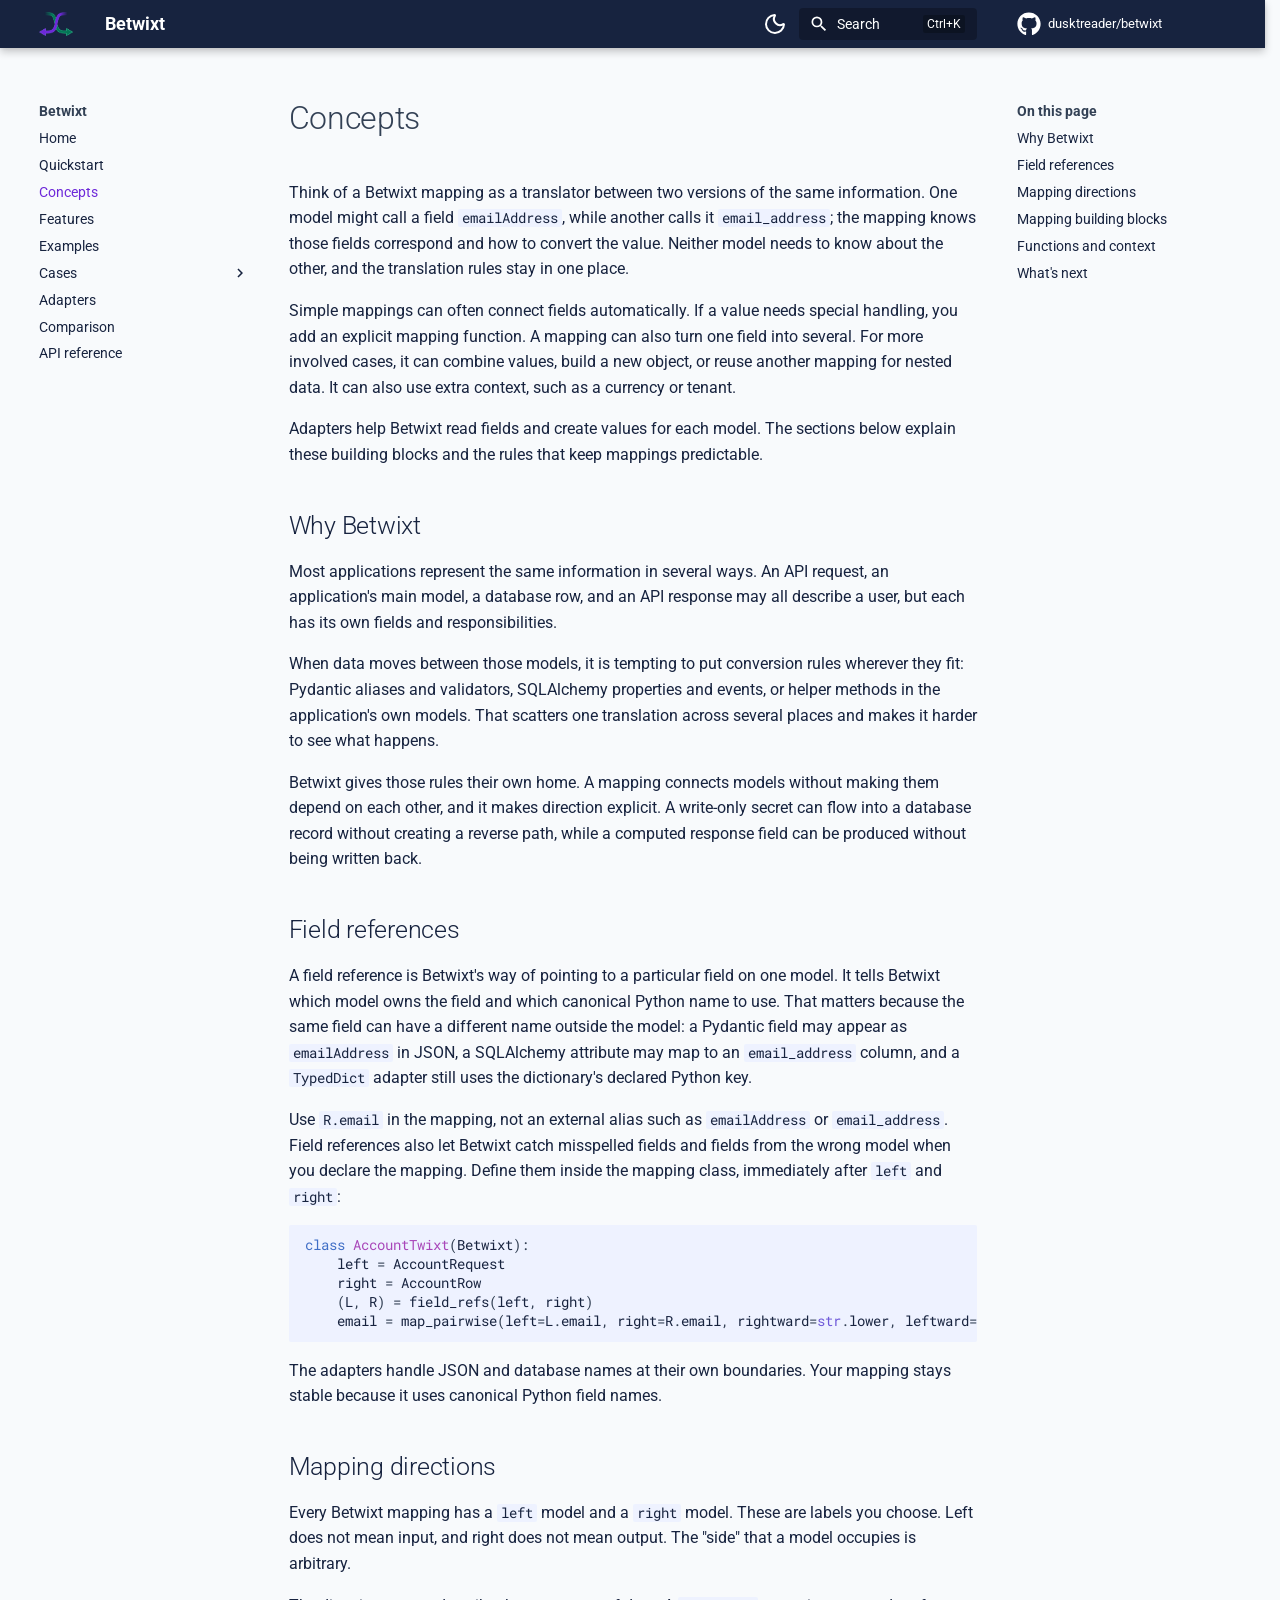
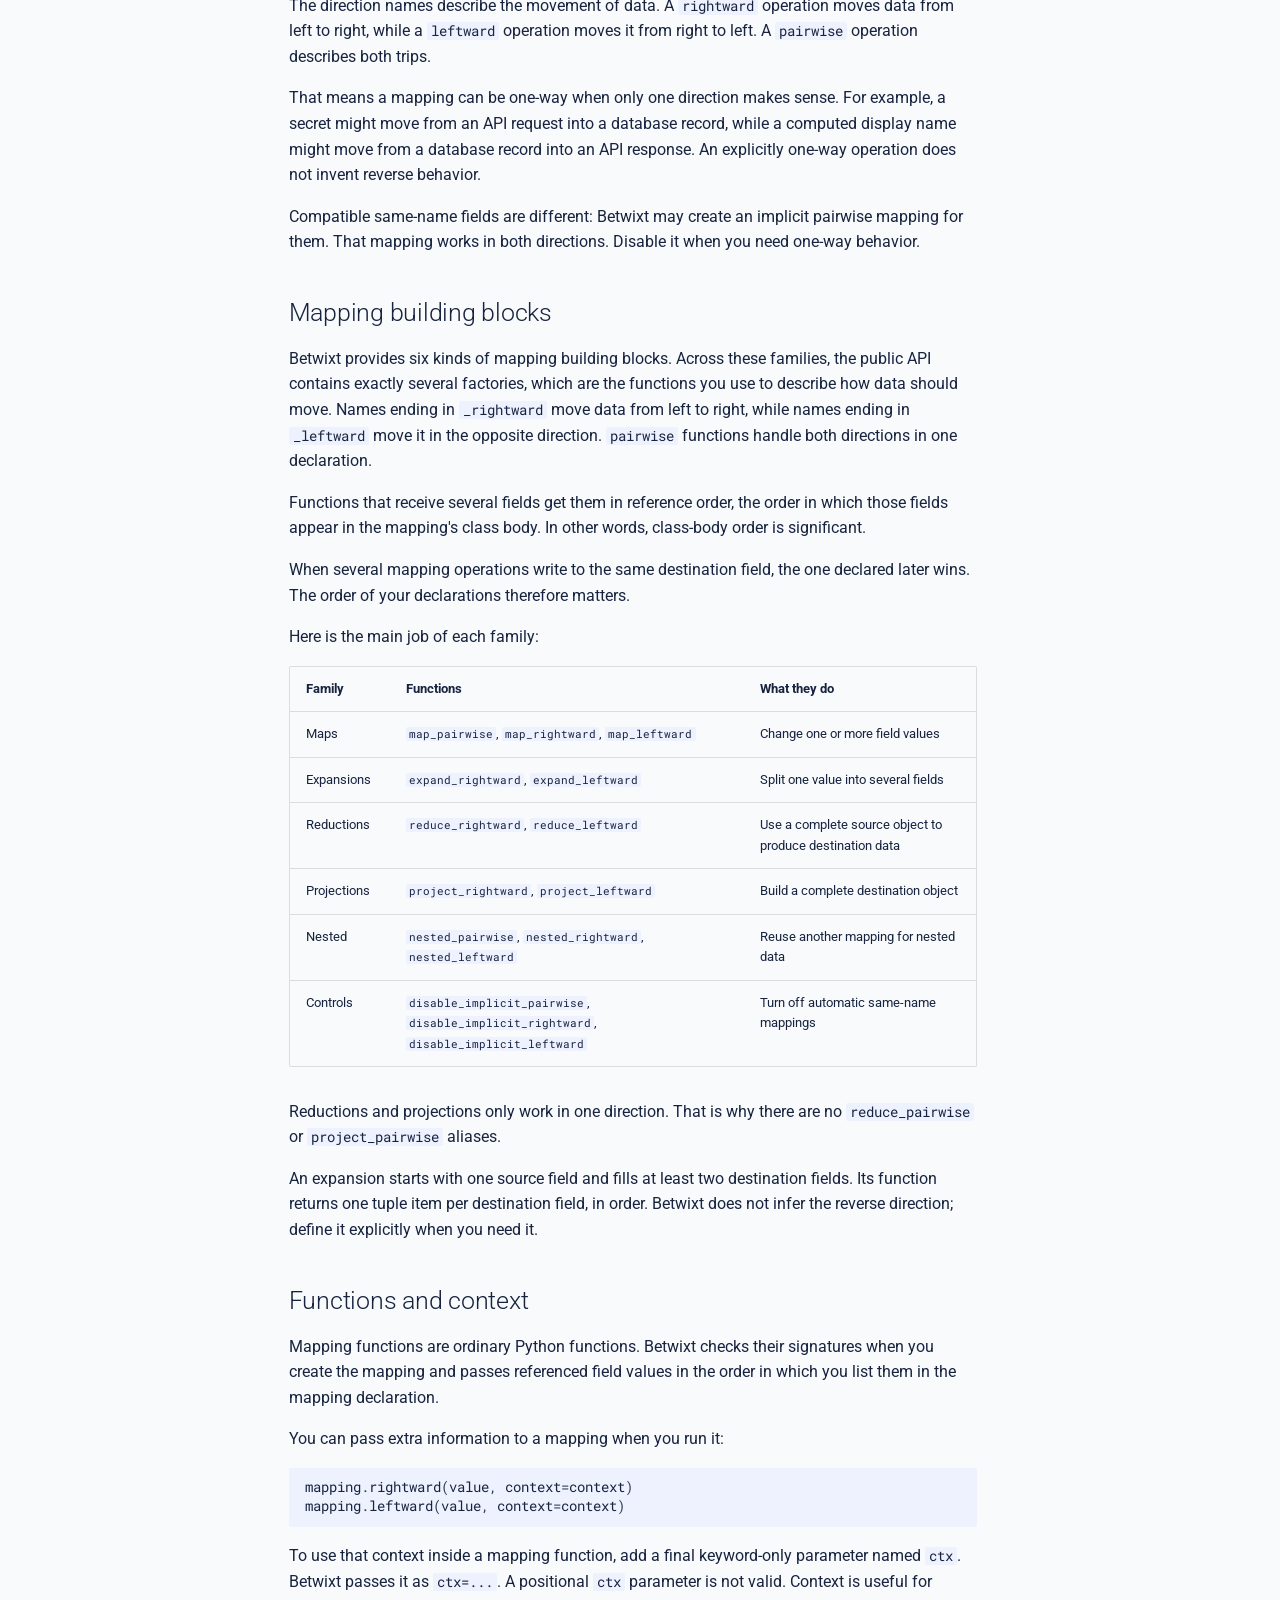
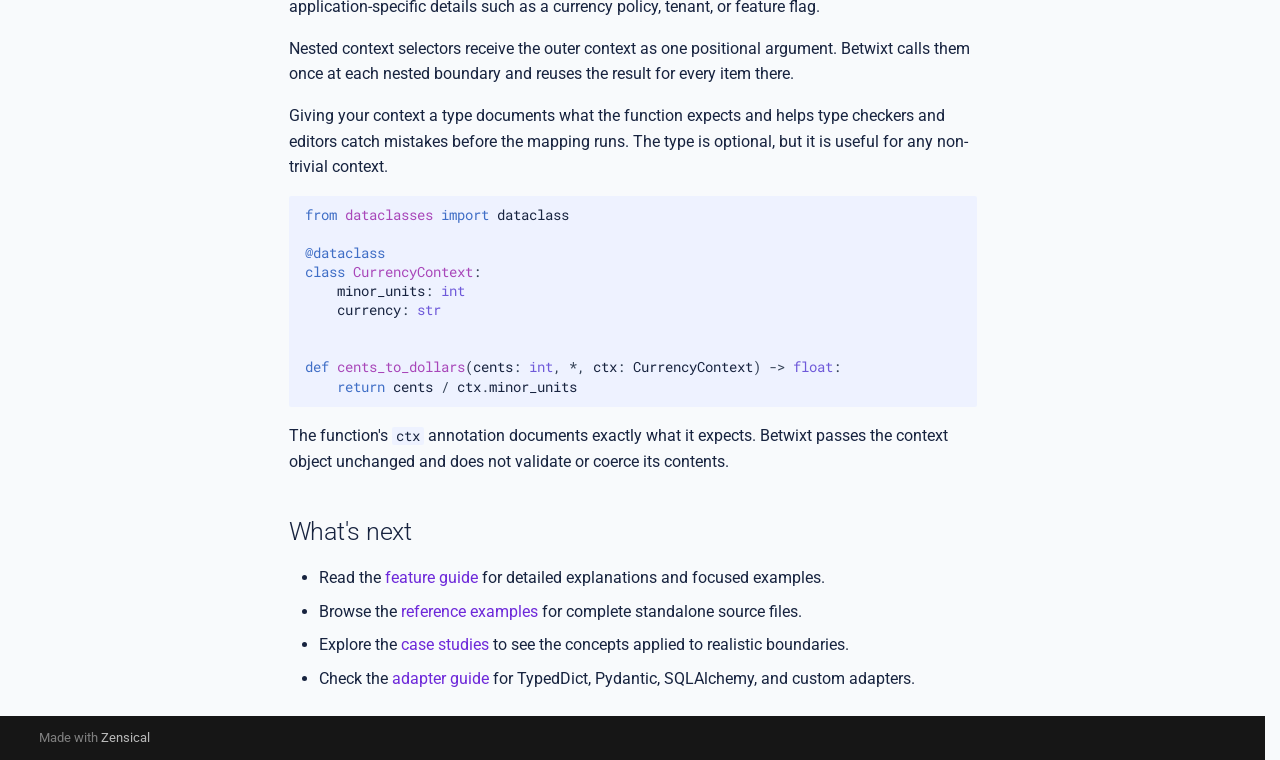
<file: concepts/index.html>
<!doctype html>
<html lang="en" class="no-js">
  <head>
    
      <meta charset="utf-8">
      <meta name="viewport" content="width=device-width,initial-scale=1">
      
      
      
        <link rel="canonical" href="https://dusktreader.github.io/betwixt/concepts/">
      
      
        <link rel="prev" href="../quickstart/">
      
      
        <link rel="next" href="../features/">
      
      
        
      
      
      <link rel="icon" href="../static/icon.png">
      <meta name="generator" content="zensical-0.0.13">
    
    
      
        <title>Concepts - Betwixt</title>
      
    
    
      
        
      
      <link rel="stylesheet" href="../assets/stylesheets/classic/main.70d17ad7.min.css">
      
        
          
        
        <link rel="stylesheet" href="../assets/stylesheets/classic/palette.7dc9a0ad.min.css">
      
      
  
  
    
  
    
  
    
  
    
  
    
  
    
  
    
  
    
  
    
  
    
  
    
  
    
  
  
  <style>:root{}</style>



    
    
      
    
    
      
        
        
        <link rel="preconnect" href="https://fonts.gstatic.com" crossorigin>
        <link rel="stylesheet" href="https://fonts.googleapis.com/css?family=Roboto:300,300i,400,400i,500,500i,700,700i%7CRoboto+Mono:400,400i,700,700i&display=fallback">
        <style>:root{--md-text-font:"Roboto";--md-code-font:"Roboto Mono"}</style>
      
    
    
      <link rel="stylesheet" href="../stylesheets/extra.css">
    
    <script>__md_scope=new URL("..",location),__md_hash=e=>[...e].reduce(((e,t)=>(e<<5)-e+t.charCodeAt(0)),0),__md_get=(e,t=localStorage,a=__md_scope)=>JSON.parse(t.getItem(a.pathname+"."+e)),__md_set=(e,t,a=localStorage,_=__md_scope)=>{try{a.setItem(_.pathname+"."+e,JSON.stringify(t))}catch(e){}},document.documentElement.setAttribute("data-platform",navigator.platform)</script>
    
      

    
    
  </head>
  
  
    
    
      
    
    
    
    
    <body dir="ltr" data-md-color-scheme="default" data-md-color-primary="deep-purple" data-md-color-accent="teal">
  
    
    <input class="md-toggle" data-md-toggle="drawer" type="checkbox" id="__drawer" autocomplete="off">
    <input class="md-toggle" data-md-toggle="search" type="checkbox" id="__search" autocomplete="off">
    <label class="md-overlay" for="__drawer"></label>
    <div data-md-component="skip">
      
        
        <a href="#concepts" class="md-skip">
          Skip to content
        </a>
      
    </div>
    <div data-md-component="announce">
      
    </div>
    
    
      

  

<header class="md-header md-header--shadow" data-md-component="header">
  <nav class="md-header__inner md-grid" aria-label="Header">
    <a href=".." title="Betwixt" class="md-header__button md-logo" aria-label="Betwixt" data-md-component="logo">
      
  <img src="../static/icon.png" alt="logo">

    </a>
    <label class="md-header__button md-icon" for="__drawer">
      
      <svg xmlns="http://www.w3.org/2000/svg" viewBox="0 0 24 24"><path d="M3 6h18v2H3zm0 5h18v2H3zm0 5h18v2H3z"/></svg>
    </label>
    <div class="md-header__title" data-md-component="header-title">
      <div class="md-header__ellipsis">
        <div class="md-header__topic">
          <span class="md-ellipsis">
            Betwixt
          </span>
        </div>
        <div class="md-header__topic" data-md-component="header-topic">
          <span class="md-ellipsis">
            
              Concepts
            
          </span>
        </div>
      </div>
    </div>
    
      
        <form class="md-header__option" data-md-component="palette">
  
    
    
    
    <input class="md-option" data-md-color-media="none" data-md-color-scheme="default" data-md-color-primary="deep-purple" data-md-color-accent="teal"  aria-label="Switch to dark mode"  type="radio" name="__palette" id="__palette_0">
    
      <label class="md-header__button md-icon" title="Switch to dark mode" for="__palette_1" hidden>
        <svg xmlns="http://www.w3.org/2000/svg" fill="none" stroke="currentColor" stroke-linecap="round" stroke-linejoin="round" stroke-width="2" class="lucide lucide-moon" viewBox="0 0 24 24"><path d="M20.985 12.486a9 9 0 1 1-9.473-9.472c.405-.022.617.46.402.803a6 6 0 0 0 8.268 8.268c.344-.215.825-.004.803.401"/></svg>
      </label>
    
  
    
    
    
    <input class="md-option" data-md-color-media="none" data-md-color-scheme="slate" data-md-color-primary="deep-purple" data-md-color-accent="teal"  aria-label="Switch to light mode"  type="radio" name="__palette" id="__palette_1">
    
      <label class="md-header__button md-icon" title="Switch to light mode" for="__palette_0" hidden>
        <svg xmlns="http://www.w3.org/2000/svg" fill="none" stroke="currentColor" stroke-linecap="round" stroke-linejoin="round" stroke-width="2" class="lucide lucide-sun" viewBox="0 0 24 24"><circle cx="12" cy="12" r="4"/><path d="M12 2v2M12 20v2M4.93 4.93l1.41 1.41M17.66 17.66l1.41 1.41M2 12h2M20 12h2M6.34 17.66l-1.41 1.41M19.07 4.93l-1.41 1.41"/></svg>
      </label>
    
  
</form>
      
    
    
      <script>var palette=__md_get("__palette");if(palette&&palette.color){if("(prefers-color-scheme)"===palette.color.media){var media=matchMedia("(prefers-color-scheme: light)"),input=document.querySelector(media.matches?"[data-md-color-media='(prefers-color-scheme: light)']":"[data-md-color-media='(prefers-color-scheme: dark)']");palette.color.media=input.getAttribute("data-md-color-media"),palette.color.scheme=input.getAttribute("data-md-color-scheme"),palette.color.primary=input.getAttribute("data-md-color-primary"),palette.color.accent=input.getAttribute("data-md-color-accent")}for(var[key,value]of Object.entries(palette.color))document.body.setAttribute("data-md-color-"+key,value)}</script>
    
    
    
      
      
        <label class="md-header__button md-icon" for="__search">
          
          <svg xmlns="http://www.w3.org/2000/svg" viewBox="0 0 24 24"><path d="M9.5 3A6.5 6.5 0 0 1 16 9.5c0 1.61-.59 3.09-1.56 4.23l.27.27h.79l5 5-1.5 1.5-5-5v-.79l-.27-.27A6.52 6.52 0 0 1 9.5 16 6.5 6.5 0 0 1 3 9.5 6.5 6.5 0 0 1 9.5 3m0 2C7 5 5 7 5 9.5S7 14 9.5 14 14 12 14 9.5 12 5 9.5 5"/></svg>
        </label>
        <div class="md-search" data-md-component="search" role="dialog" aria-label="Search">
  <button type="button" class="md-search__button">
    Search
  </button>
</div>
      
    
    <div class="md-header__source">
      
        <a href="https://github.com/dusktreader/betwixt" title="Go to repository" class="md-source" data-md-component="source">
  <div class="md-source__icon md-icon">
    
    <svg xmlns="http://www.w3.org/2000/svg" viewBox="0 0 512 512"><!--! Font Awesome Free 7.1.0 by @fontawesome - https://fontawesome.com License - https://fontawesome.com/license/free (Icons: CC BY 4.0, Fonts: SIL OFL 1.1, Code: MIT License) Copyright 2025 Fonticons, Inc.--><path fill="currentColor" d="M173.9 397.4c0 2-2.3 3.6-5.2 3.6-3.3.3-5.6-1.3-5.6-3.6 0-2 2.3-3.6 5.2-3.6 3-.3 5.6 1.3 5.6 3.6m-31.1-4.5c-.7 2 1.3 4.3 4.3 4.9 2.6 1 5.6 0 6.2-2s-1.3-4.3-4.3-5.2c-2.6-.7-5.5.3-6.2 2.3m44.2-1.7c-2.9.7-4.9 2.6-4.6 4.9.3 2 2.9 3.3 5.9 2.6 2.9-.7 4.9-2.6 4.6-4.6-.3-1.9-3-3.2-5.9-2.9M252.8 8C114.1 8 8 113.3 8 252c0 110.9 69.8 205.8 169.5 239.2 12.8 2.3 17.3-5.6 17.3-12.1 0-6.2-.3-40.4-.3-61.4 0 0-70 15-84.7-29.8 0 0-11.4-29.1-27.8-36.6 0 0-22.9-15.7 1.6-15.4 0 0 24.9 2 38.6 25.8 21.9 38.6 58.6 27.5 72.9 20.9 2.3-16 8.8-27.1 16-33.7-55.9-6.2-112.3-14.3-112.3-110.5 0-27.5 7.6-41.3 23.6-58.9-2.6-6.5-11.1-33.3 2.6-67.9 20.9-6.5 69 27 69 27 20-5.6 41.5-8.5 62.8-8.5s42.8 2.9 62.8 8.5c0 0 48.1-33.6 69-27 13.7 34.7 5.2 61.4 2.6 67.9 16 17.7 25.8 31.5 25.8 58.9 0 96.5-58.9 104.2-114.8 110.5 9.2 7.9 17 22.9 17 46.4 0 33.7-.3 75.4-.3 83.6 0 6.5 4.6 14.4 17.3 12.1C436.2 457.8 504 362.9 504 252 504 113.3 391.5 8 252.8 8M105.2 352.9c-1.3 1-1 3.3.7 5.2 1.6 1.6 3.9 2.3 5.2 1 1.3-1 1-3.3-.7-5.2-1.6-1.6-3.9-2.3-5.2-1m-10.8-8.1c-.7 1.3.3 2.9 2.3 3.9 1.6 1 3.6.7 4.3-.7.7-1.3-.3-2.9-2.3-3.9-2-.6-3.6-.3-4.3.7m32.4 35.6c-1.6 1.3-1 4.3 1.3 6.2 2.3 2.3 5.2 2.6 6.5 1 1.3-1.3.7-4.3-1.3-6.2-2.2-2.3-5.2-2.6-6.5-1m-11.4-14.7c-1.6 1-1.6 3.6 0 5.9s4.3 3.3 5.6 2.3c1.6-1.3 1.6-3.9 0-6.2-1.4-2.3-4-3.3-5.6-2"/></svg>
  </div>
  <div class="md-source__repository">
    dusktreader/betwixt
  </div>
</a>
      
    </div>
  </nav>
  
</header>
    
    <div class="md-container" data-md-component="container">
      
      
        
          
        
      
      <main class="md-main" data-md-component="main">
        <div class="md-main__inner md-grid">
          
            
              
              <div class="md-sidebar md-sidebar--primary" data-md-component="sidebar" data-md-type="navigation" >
                <div class="md-sidebar__scrollwrap">
                  <div class="md-sidebar__inner">
                    



<nav class="md-nav md-nav--primary" aria-label="Navigation" data-md-level="0">
  <label class="md-nav__title" for="__drawer">
    <a href=".." title="Betwixt" class="md-nav__button md-logo" aria-label="Betwixt" data-md-component="logo">
      
  <img src="../static/icon.png" alt="logo">

    </a>
    Betwixt
  </label>
  
    <div class="md-nav__source">
      <a href="https://github.com/dusktreader/betwixt" title="Go to repository" class="md-source" data-md-component="source">
  <div class="md-source__icon md-icon">
    
    <svg xmlns="http://www.w3.org/2000/svg" viewBox="0 0 512 512"><!--! Font Awesome Free 7.1.0 by @fontawesome - https://fontawesome.com License - https://fontawesome.com/license/free (Icons: CC BY 4.0, Fonts: SIL OFL 1.1, Code: MIT License) Copyright 2025 Fonticons, Inc.--><path fill="currentColor" d="M173.9 397.4c0 2-2.3 3.6-5.2 3.6-3.3.3-5.6-1.3-5.6-3.6 0-2 2.3-3.6 5.2-3.6 3-.3 5.6 1.3 5.6 3.6m-31.1-4.5c-.7 2 1.3 4.3 4.3 4.9 2.6 1 5.6 0 6.2-2s-1.3-4.3-4.3-5.2c-2.6-.7-5.5.3-6.2 2.3m44.2-1.7c-2.9.7-4.9 2.6-4.6 4.9.3 2 2.9 3.3 5.9 2.6 2.9-.7 4.9-2.6 4.6-4.6-.3-1.9-3-3.2-5.9-2.9M252.8 8C114.1 8 8 113.3 8 252c0 110.9 69.8 205.8 169.5 239.2 12.8 2.3 17.3-5.6 17.3-12.1 0-6.2-.3-40.4-.3-61.4 0 0-70 15-84.7-29.8 0 0-11.4-29.1-27.8-36.6 0 0-22.9-15.7 1.6-15.4 0 0 24.9 2 38.6 25.8 21.9 38.6 58.6 27.5 72.9 20.9 2.3-16 8.8-27.1 16-33.7-55.9-6.2-112.3-14.3-112.3-110.5 0-27.5 7.6-41.3 23.6-58.9-2.6-6.5-11.1-33.3 2.6-67.9 20.9-6.5 69 27 69 27 20-5.6 41.5-8.5 62.8-8.5s42.8 2.9 62.8 8.5c0 0 48.1-33.6 69-27 13.7 34.7 5.2 61.4 2.6 67.9 16 17.7 25.8 31.5 25.8 58.9 0 96.5-58.9 104.2-114.8 110.5 9.2 7.9 17 22.9 17 46.4 0 33.7-.3 75.4-.3 83.6 0 6.5 4.6 14.4 17.3 12.1C436.2 457.8 504 362.9 504 252 504 113.3 391.5 8 252.8 8M105.2 352.9c-1.3 1-1 3.3.7 5.2 1.6 1.6 3.9 2.3 5.2 1 1.3-1 1-3.3-.7-5.2-1.6-1.6-3.9-2.3-5.2-1m-10.8-8.1c-.7 1.3.3 2.9 2.3 3.9 1.6 1 3.6.7 4.3-.7.7-1.3-.3-2.9-2.3-3.9-2-.6-3.6-.3-4.3.7m32.4 35.6c-1.6 1.3-1 4.3 1.3 6.2 2.3 2.3 5.2 2.6 6.5 1 1.3-1.3.7-4.3-1.3-6.2-2.2-2.3-5.2-2.6-6.5-1m-11.4-14.7c-1.6 1-1.6 3.6 0 5.9s4.3 3.3 5.6 2.3c1.6-1.3 1.6-3.9 0-6.2-1.4-2.3-4-3.3-5.6-2"/></svg>
  </div>
  <div class="md-source__repository">
    dusktreader/betwixt
  </div>
</a>
    </div>
  
  <ul class="md-nav__list" data-md-scrollfix>
    
      
      
  
  
  
  
    <li class="md-nav__item">
      <a href=".." class="md-nav__link">
        
  
  
  <span class="md-ellipsis">
    
  
    Home
  

    
  </span>
  
  

      </a>
    </li>
  

    
      
      
  
  
  
  
    <li class="md-nav__item">
      <a href="../quickstart/" class="md-nav__link">
        
  
  
  <span class="md-ellipsis">
    
  
    Quickstart
  

    
  </span>
  
  

      </a>
    </li>
  

    
      
      
  
  
    
  
  
  
    <li class="md-nav__item md-nav__item--active">
      
      <input class="md-nav__toggle md-toggle" type="checkbox" id="__toc">
      
      
        
      
      
        <label class="md-nav__link md-nav__link--active" for="__toc">
          
  
  
  <span class="md-ellipsis">
    
  
    Concepts
  

    
  </span>
  
  

          <span class="md-nav__icon md-icon"></span>
        </label>
      
      <a href="./" class="md-nav__link md-nav__link--active">
        
  
  
  <span class="md-ellipsis">
    
  
    Concepts
  

    
  </span>
  
  

      </a>
      
        


<nav class="md-nav md-nav--secondary" aria-label="On this page">
  
  
  
    
  
  
    <label class="md-nav__title" for="__toc">
      <span class="md-nav__icon md-icon"></span>
      On this page
    </label>
    <ul class="md-nav__list" data-md-component="toc" data-md-scrollfix>
      
        <li class="md-nav__item">
  <a href="#why-betwixt" class="md-nav__link">
    <span class="md-ellipsis">
      
        Why Betwixt
      
    </span>
  </a>
  
</li>
      
        <li class="md-nav__item">
  <a href="#field-references" class="md-nav__link">
    <span class="md-ellipsis">
      
        Field references
      
    </span>
  </a>
  
</li>
      
        <li class="md-nav__item">
  <a href="#mapping-directions" class="md-nav__link">
    <span class="md-ellipsis">
      
        Mapping directions
      
    </span>
  </a>
  
</li>
      
        <li class="md-nav__item">
  <a href="#mapping-building-blocks" class="md-nav__link">
    <span class="md-ellipsis">
      
        Mapping building blocks
      
    </span>
  </a>
  
</li>
      
        <li class="md-nav__item">
  <a href="#functions-and-context" class="md-nav__link">
    <span class="md-ellipsis">
      
        Functions and context
      
    </span>
  </a>
  
</li>
      
        <li class="md-nav__item">
  <a href="#whats-next" class="md-nav__link">
    <span class="md-ellipsis">
      
        What's next
      
    </span>
  </a>
  
</li>
      
    </ul>
  
</nav>
      
    </li>
  

    
      
      
  
  
  
  
    <li class="md-nav__item">
      <a href="../features/" class="md-nav__link">
        
  
  
  <span class="md-ellipsis">
    
  
    Features
  

    
  </span>
  
  

      </a>
    </li>
  

    
      
      
  
  
  
  
    <li class="md-nav__item">
      <a href="../examples/" class="md-nav__link">
        
  
  
  <span class="md-ellipsis">
    
  
    Examples
  

    
  </span>
  
  

      </a>
    </li>
  

    
      
      
  
  
  
  
    
    
    
    
    
    <li class="md-nav__item md-nav__item--nested">
      
        
        
        <input class="md-nav__toggle md-toggle " type="checkbox" id="__nav_6" >
        
          
          <label class="md-nav__link" for="__nav_6" id="__nav_6_label" tabindex="0">
            
  
  
  <span class="md-ellipsis">
    
  
    Cases
  

    
  </span>
  
  

            <span class="md-nav__icon md-icon"></span>
          </label>
        
        <nav class="md-nav" data-md-level="1" aria-labelledby="__nav_6_label" aria-expanded="false">
          <label class="md-nav__title" for="__nav_6">
            <span class="md-nav__icon md-icon"></span>
            
  
    Cases
  

          </label>
          <ul class="md-nav__list" data-md-scrollfix>
            
              
                
  
  
  
  
    <li class="md-nav__item">
      <a href="../cases/" class="md-nav__link">
        
  
  
  <span class="md-ellipsis">
    
  
    Case studies
  

    
  </span>
  
  

      </a>
    </li>
  

              
            
              
                
  
  
  
  
    <li class="md-nav__item">
      <a href="../cases/user/" class="md-nav__link">
        
  
  
  <span class="md-ellipsis">
    
  
    User case
  

    
  </span>
  
  

      </a>
    </li>
  

              
            
              
                
  
  
  
  
    <li class="md-nav__item">
      <a href="../cases/payment/" class="md-nav__link">
        
  
  
  <span class="md-ellipsis">
    
  
    Payment case
  

    
  </span>
  
  

      </a>
    </li>
  

              
            
              
                
  
  
  
  
    <li class="md-nav__item">
      <a href="../cases/order/" class="md-nav__link">
        
  
  
  <span class="md-ellipsis">
    
  
    Order case
  

    
  </span>
  
  

      </a>
    </li>
  

              
            
              
                
  
  
  
  
    <li class="md-nav__item">
      <a href="../cases/checkout/" class="md-nav__link">
        
  
  
  <span class="md-ellipsis">
    
  
    Checkout case
  

    
  </span>
  
  

      </a>
    </li>
  

              
            
          </ul>
        </nav>
      
    </li>
  

    
      
      
  
  
  
  
    <li class="md-nav__item">
      <a href="../adapters/" class="md-nav__link">
        
  
  
  <span class="md-ellipsis">
    
  
    Adapters
  

    
  </span>
  
  

      </a>
    </li>
  

    
      
      
  
  
  
  
    <li class="md-nav__item">
      <a href="../comparison/" class="md-nav__link">
        
  
  
  <span class="md-ellipsis">
    
  
    Comparison
  

    
  </span>
  
  

      </a>
    </li>
  

    
      
      
  
  
  
  
    <li class="md-nav__item">
      <a href="../api-reference/" class="md-nav__link">
        
  
  
  <span class="md-ellipsis">
    
  
    API reference
  

    
  </span>
  
  

      </a>
    </li>
  

    
  </ul>
</nav>
                  </div>
                </div>
              </div>
            
            
              
              <div class="md-sidebar md-sidebar--secondary" data-md-component="sidebar" data-md-type="toc" >
                <div class="md-sidebar__scrollwrap">
                  <div class="md-sidebar__inner">
                    


<nav class="md-nav md-nav--secondary" aria-label="On this page">
  
  
  
    
  
  
    <label class="md-nav__title" for="__toc">
      <span class="md-nav__icon md-icon"></span>
      On this page
    </label>
    <ul class="md-nav__list" data-md-component="toc" data-md-scrollfix>
      
        <li class="md-nav__item">
  <a href="#why-betwixt" class="md-nav__link">
    <span class="md-ellipsis">
      
        Why Betwixt
      
    </span>
  </a>
  
</li>
      
        <li class="md-nav__item">
  <a href="#field-references" class="md-nav__link">
    <span class="md-ellipsis">
      
        Field references
      
    </span>
  </a>
  
</li>
      
        <li class="md-nav__item">
  <a href="#mapping-directions" class="md-nav__link">
    <span class="md-ellipsis">
      
        Mapping directions
      
    </span>
  </a>
  
</li>
      
        <li class="md-nav__item">
  <a href="#mapping-building-blocks" class="md-nav__link">
    <span class="md-ellipsis">
      
        Mapping building blocks
      
    </span>
  </a>
  
</li>
      
        <li class="md-nav__item">
  <a href="#functions-and-context" class="md-nav__link">
    <span class="md-ellipsis">
      
        Functions and context
      
    </span>
  </a>
  
</li>
      
        <li class="md-nav__item">
  <a href="#whats-next" class="md-nav__link">
    <span class="md-ellipsis">
      
        What's next
      
    </span>
  </a>
  
</li>
      
    </ul>
  
</nav>
                  </div>
                </div>
              </div>
            
          
          
            <div class="md-content" data-md-component="content">
              
              <article class="md-content__inner md-typeset">
                
                  
  
  


<h1 id="concepts">Concepts<a class="headerlink" href="#concepts" title="Permanent link">&para;</a></h1>
<p>Think of a Betwixt mapping as a translator between two versions of the same information. One model might call a field
<code>emailAddress</code>, while another calls it <code>email_address</code>; the mapping knows those fields correspond and how to convert the
value. Neither model needs to know about the other, and the translation rules stay in one place.</p>
<p>Simple mappings can often connect fields automatically. If a value needs special handling, you add an explicit mapping
function. A mapping can also turn one field into several. For more involved cases, it can combine values, build a new
object, or reuse another mapping for nested data. It can also use extra context, such as a currency or tenant.</p>
<p>Adapters help Betwixt read fields and create values for each model. The sections below explain these building blocks and
the rules that keep mappings predictable.</p>
<h2 id="why-betwixt">Why Betwixt<a class="headerlink" href="#why-betwixt" title="Permanent link">&para;</a></h2>
<p>Most applications represent the same information in several ways. An API request, an application's main model, a
database row, and an API response may all describe a user, but each has its own fields and responsibilities.</p>
<p>When data moves between those models, it is tempting to put conversion rules wherever they fit: Pydantic aliases and
validators, SQLAlchemy properties and events, or helper methods in the application's own models. That scatters one
translation across several places and makes it harder to see what happens.</p>
<p>Betwixt gives those rules their own home. A mapping connects models without making them depend on each other, and it
makes direction explicit. A write-only secret can flow into a database record without creating a reverse path, while a
computed response field can be produced without being written back.</p>
<h2 id="field-references">Field references<a class="headerlink" href="#field-references" title="Permanent link">&para;</a></h2>
<p>A field reference is Betwixt's way of pointing to a particular field on one model. It tells Betwixt which model owns the
field and which canonical Python name to use. That matters because the same field can have a different name outside the
model: a Pydantic field may appear as <code>emailAddress</code> in JSON, a SQLAlchemy attribute may map to an <code>email_address</code>
column, and a <code>TypedDict</code> adapter still uses the dictionary's declared Python key.</p>
<p>Use <code>R.email</code> in the mapping, not an external alias such as <code>emailAddress</code> or <code>email_address</code>. Field references also let
Betwixt catch misspelled fields and fields from the wrong model when you declare the mapping. Define them inside the
mapping class, immediately after <code>left</code> and <code>right</code>:</p>
<div class="language-python highlight"><pre><span></span><code><span id="__span-0-1"><a id="__codelineno-0-1" name="__codelineno-0-1" href="#__codelineno-0-1"></a><span class="k">class</span><span class="w"> </span><span class="nc">AccountTwixt</span><span class="p">(</span><span class="n">Betwixt</span><span class="p">):</span>
</span><span id="__span-0-2"><a id="__codelineno-0-2" name="__codelineno-0-2" href="#__codelineno-0-2"></a>    <span class="n">left</span> <span class="o">=</span> <span class="n">AccountRequest</span>
</span><span id="__span-0-3"><a id="__codelineno-0-3" name="__codelineno-0-3" href="#__codelineno-0-3"></a>    <span class="n">right</span> <span class="o">=</span> <span class="n">AccountRow</span>
</span><span id="__span-0-4"><a id="__codelineno-0-4" name="__codelineno-0-4" href="#__codelineno-0-4"></a>    <span class="p">(</span><span class="n">L</span><span class="p">,</span> <span class="n">R</span><span class="p">)</span> <span class="o">=</span> <span class="n">field_refs</span><span class="p">(</span><span class="n">left</span><span class="p">,</span> <span class="n">right</span><span class="p">)</span>
</span><span id="__span-0-5"><a id="__codelineno-0-5" name="__codelineno-0-5" href="#__codelineno-0-5"></a>    <span class="n">email</span> <span class="o">=</span> <span class="n">map_pairwise</span><span class="p">(</span><span class="n">left</span><span class="o">=</span><span class="n">L</span><span class="o">.</span><span class="n">email</span><span class="p">,</span> <span class="n">right</span><span class="o">=</span><span class="n">R</span><span class="o">.</span><span class="n">email</span><span class="p">,</span> <span class="n">rightward</span><span class="o">=</span><span class="nb">str</span><span class="o">.</span><span class="n">lower</span><span class="p">,</span> <span class="n">leftward</span><span class="o">=</span><span class="nb">str</span><span class="o">.</span><span class="n">lower</span><span class="p">)</span>
</span></code></pre></div>
<p>The adapters handle JSON and database names at their own boundaries. Your mapping stays stable because it uses canonical
Python field names.</p>
<h2 id="mapping-directions">Mapping directions<a class="headerlink" href="#mapping-directions" title="Permanent link">&para;</a></h2>
<p>Every Betwixt mapping has a <code>left</code> model and a <code>right</code> model. These are labels you choose. Left does not mean input, and
right does not mean output. The "side" that a model occupies is arbitrary.</p>
<p>The direction names describe the movement of data. A <code>rightward</code> operation moves data from left to right, while a
<code>leftward</code> operation moves it from right to left. A <code>pairwise</code> operation describes both trips.</p>
<p>That means a mapping can be one-way when only one direction makes sense. For example, a secret might move from an API
request into a database record, while a computed display name might move from a database record into an API response.
An explicitly one-way operation does not invent reverse behavior.</p>
<p>Compatible same-name fields are different: Betwixt may create an implicit pairwise mapping for them. That mapping works
in both directions. Disable it when you need one-way behavior.</p>
<h2 id="mapping-building-blocks">Mapping building blocks<a class="headerlink" href="#mapping-building-blocks" title="Permanent link">&para;</a></h2>
<p>Betwixt provides six kinds of mapping building blocks. Across these families, the public API contains exactly several
factories, which are the functions you use to describe how data should move. Names ending in <code>_rightward</code> move data from
left to right, while names ending in <code>_leftward</code> move it in the opposite direction. <code>pairwise</code> functions handle both
directions in one declaration.</p>
<p>Functions that receive several fields get them in reference order, the order in which those fields appear in the
mapping's class body. In other words, class-body order is significant.</p>
<p>When several mapping operations write to the same destination field, the one declared later wins. The order of your
declarations therefore matters.</p>
<p>Here is the main job of each family:</p>
<table>
<thead>
<tr>
<th>Family</th>
<th>Functions</th>
<th>What they do</th>
</tr>
</thead>
<tbody>
<tr>
<td>Maps</td>
<td><code>map_pairwise</code>, <code>map_rightward</code>, <code>map_leftward</code></td>
<td>Change one or more field values</td>
</tr>
<tr>
<td>Expansions</td>
<td><code>expand_rightward</code>, <code>expand_leftward</code></td>
<td>Split one value into several fields</td>
</tr>
<tr>
<td>Reductions</td>
<td><code>reduce_rightward</code>, <code>reduce_leftward</code></td>
<td>Use a complete source object to produce destination data</td>
</tr>
<tr>
<td>Projections</td>
<td><code>project_rightward</code>, <code>project_leftward</code></td>
<td>Build a complete destination object</td>
</tr>
<tr>
<td>Nested</td>
<td><code>nested_pairwise</code>, <code>nested_rightward</code>, <code>nested_leftward</code></td>
<td>Reuse another mapping for nested data</td>
</tr>
<tr>
<td>Controls</td>
<td><code>disable_implicit_pairwise</code>, <code>disable_implicit_rightward</code>, <code>disable_implicit_leftward</code></td>
<td>Turn off automatic same-name mappings</td>
</tr>
</tbody>
</table>
<p>Reductions and projections only work in one direction. That is why there are no <code>reduce_pairwise</code> or <code>project_pairwise</code>
aliases.</p>
<p>An expansion starts with one source field and fills at least two destination fields. Its function returns one tuple item
per destination field, in order. Betwixt does not infer the reverse direction; define it explicitly when you need it.</p>
<h2 id="functions-and-context">Functions and context<a class="headerlink" href="#functions-and-context" title="Permanent link">&para;</a></h2>
<p>Mapping functions are ordinary Python functions. Betwixt checks their signatures when you create the mapping and passes
referenced field values in the order in which you list them in the mapping declaration.</p>
<p>You can pass extra information to a mapping when you run it:</p>
<div class="language-python highlight"><pre><span></span><code><span id="__span-1-1"><a id="__codelineno-1-1" name="__codelineno-1-1" href="#__codelineno-1-1"></a><span class="n">mapping</span><span class="o">.</span><span class="n">rightward</span><span class="p">(</span><span class="n">value</span><span class="p">,</span> <span class="n">context</span><span class="o">=</span><span class="n">context</span><span class="p">)</span>
</span><span id="__span-1-2"><a id="__codelineno-1-2" name="__codelineno-1-2" href="#__codelineno-1-2"></a><span class="n">mapping</span><span class="o">.</span><span class="n">leftward</span><span class="p">(</span><span class="n">value</span><span class="p">,</span> <span class="n">context</span><span class="o">=</span><span class="n">context</span><span class="p">)</span>
</span></code></pre></div>
<p>To use that context inside a mapping function, add a final keyword-only parameter named <code>ctx</code>. Betwixt passes it as
<code>ctx=...</code>. A positional <code>ctx</code> parameter is not valid. Context is useful for application-specific details such as a
currency policy, tenant, or feature flag.</p>
<p>Nested context selectors receive the outer context as one positional argument. Betwixt calls them once at each nested
boundary and reuses the result for every item there.</p>
<p>Giving your context a type documents what the function expects and helps type checkers and editors catch mistakes before
the mapping runs. The type is optional, but it is useful for any non-trivial context.</p>
<div class="language-python highlight"><pre><span></span><code><span id="__span-2-1"><a id="__codelineno-2-1" name="__codelineno-2-1" href="#__codelineno-2-1"></a><span class="kn">from</span><span class="w"> </span><span class="nn">dataclasses</span><span class="w"> </span><span class="kn">import</span> <span class="n">dataclass</span>
</span><span id="__span-2-2"><a id="__codelineno-2-2" name="__codelineno-2-2" href="#__codelineno-2-2"></a>
</span><span id="__span-2-3"><a id="__codelineno-2-3" name="__codelineno-2-3" href="#__codelineno-2-3"></a><span class="nd">@dataclass</span>
</span><span id="__span-2-4"><a id="__codelineno-2-4" name="__codelineno-2-4" href="#__codelineno-2-4"></a><span class="k">class</span><span class="w"> </span><span class="nc">CurrencyContext</span><span class="p">:</span>
</span><span id="__span-2-5"><a id="__codelineno-2-5" name="__codelineno-2-5" href="#__codelineno-2-5"></a>    <span class="n">minor_units</span><span class="p">:</span> <span class="nb">int</span>
</span><span id="__span-2-6"><a id="__codelineno-2-6" name="__codelineno-2-6" href="#__codelineno-2-6"></a>    <span class="n">currency</span><span class="p">:</span> <span class="nb">str</span>
</span><span id="__span-2-7"><a id="__codelineno-2-7" name="__codelineno-2-7" href="#__codelineno-2-7"></a>
</span><span id="__span-2-8"><a id="__codelineno-2-8" name="__codelineno-2-8" href="#__codelineno-2-8"></a>
</span><span id="__span-2-9"><a id="__codelineno-2-9" name="__codelineno-2-9" href="#__codelineno-2-9"></a><span class="k">def</span><span class="w"> </span><span class="nf">cents_to_dollars</span><span class="p">(</span><span class="n">cents</span><span class="p">:</span> <span class="nb">int</span><span class="p">,</span> <span class="o">*</span><span class="p">,</span> <span class="n">ctx</span><span class="p">:</span> <span class="n">CurrencyContext</span><span class="p">)</span> <span class="o">-&gt;</span> <span class="nb">float</span><span class="p">:</span>
</span><span id="__span-2-10"><a id="__codelineno-2-10" name="__codelineno-2-10" href="#__codelineno-2-10"></a>    <span class="k">return</span> <span class="n">cents</span> <span class="o">/</span> <span class="n">ctx</span><span class="o">.</span><span class="n">minor_units</span>
</span></code></pre></div>
<p>The function's <code>ctx</code> annotation documents exactly what it expects. Betwixt passes the context object unchanged and does
not validate or coerce its contents.</p>
<h2 id="whats-next">What's next<a class="headerlink" href="#whats-next" title="Permanent link">&para;</a></h2>
<ul>
<li>Read the <a href="../features/">feature guide</a> for detailed explanations and focused examples.</li>
<li>Browse the <a href="../examples/">reference examples</a> for complete standalone source files.</li>
<li>Explore the <a href="../cases/">case studies</a> to see the concepts applied to realistic boundaries.</li>
<li>Check the <a href="../adapters/">adapter guide</a> for TypedDict, Pydantic, SQLAlchemy, and custom adapters.</li>
</ul>














                
              </article>
            </div>
          
          
<script>var target=document.getElementById(location.hash.slice(1));target&&target.name&&(target.checked=target.name.startsWith("__tabbed_"))</script>
        </div>
        
      </main>
      
        <footer class="md-footer">
  
  <div class="md-footer-meta md-typeset">
    <div class="md-footer-meta__inner md-grid">
      <div class="md-copyright">
  
  
    Made with
    <a href="https://zensical.org/" target="_blank" rel="noopener">
      Zensical
    </a>
  
</div>
      
    </div>
  </div>
</footer>
      
    </div>
    <div class="md-dialog" data-md-component="dialog">
      <div class="md-dialog__inner md-typeset"></div>
    </div>
    
    
    
      
      
      
      <script id="__config" type="application/json">{"annotate":null,"base":"..","features":[],"search":"../assets/javascripts/workers/search.1bfe1b73.min.js","tags":null,"translations":{"clipboard.copied":"Copied to clipboard","clipboard.copy":"Copy to clipboard","search.result.more.one":"1 more on this page","search.result.more.other":"# more on this page","search.result.none":"No matching documents","search.result.one":"1 matching document","search.result.other":"# matching documents","search.result.placeholder":"Type to start searching","search.result.term.missing":"Missing","select.version":"Select version"},"version":null}</script>
    
    
      <script src="../assets/javascripts/bundle.6008f134.min.js"></script>
      
    
  </body>
</html>
</file>
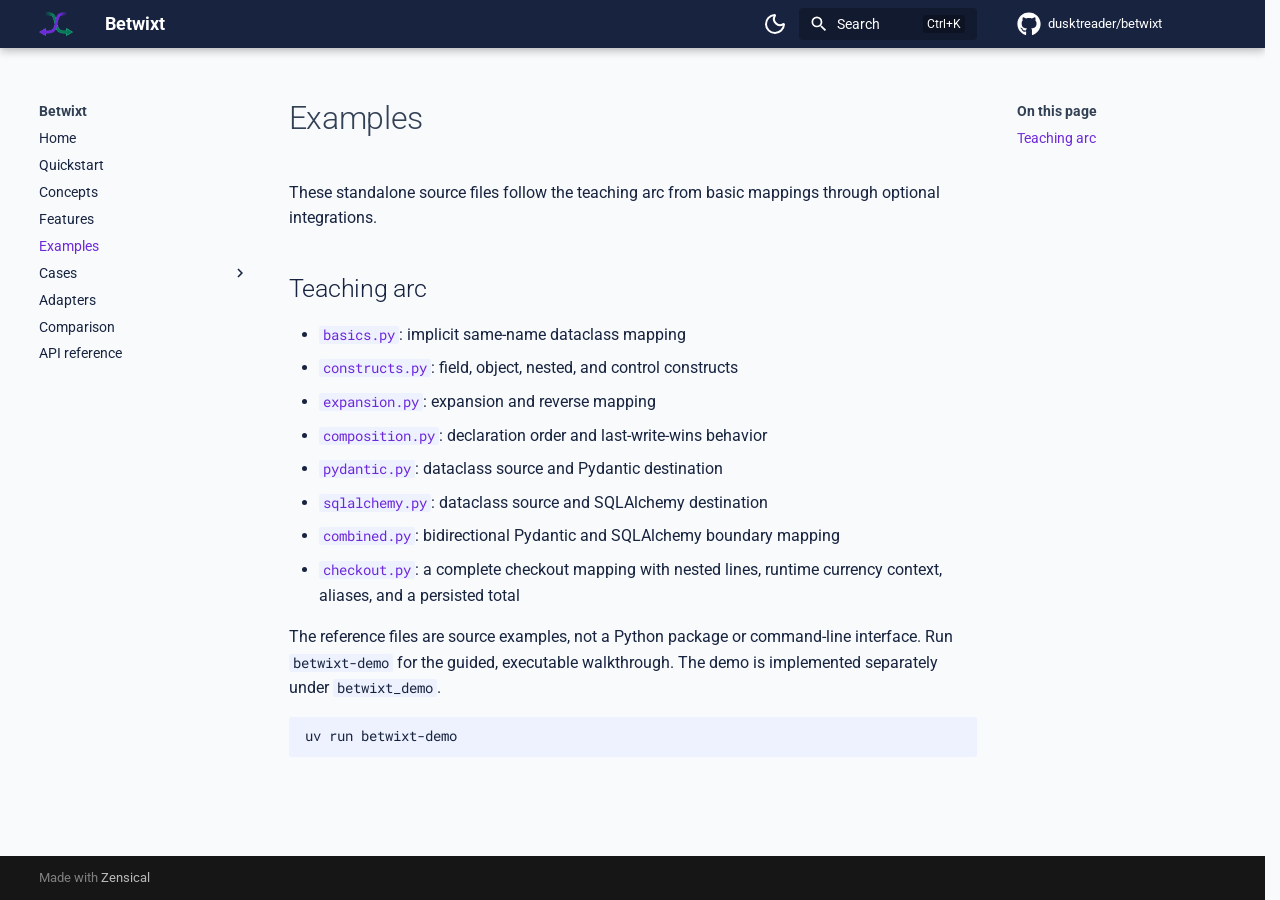
<file: examples/index.html>
<!doctype html>
<html lang="en" class="no-js">
  <head>
    
      <meta charset="utf-8">
      <meta name="viewport" content="width=device-width,initial-scale=1">
      
      
      
        <link rel="canonical" href="https://dusktreader.github.io/betwixt/examples/">
      
      
        <link rel="prev" href="../features/">
      
      
        <link rel="next" href="../cases/">
      
      
        
      
      
      <link rel="icon" href="../static/icon.png">
      <meta name="generator" content="zensical-0.0.13">
    
    
      
        <title>Examples - Betwixt</title>
      
    
    
      
        
      
      <link rel="stylesheet" href="../assets/stylesheets/classic/main.70d17ad7.min.css">
      
        
          
        
        <link rel="stylesheet" href="../assets/stylesheets/classic/palette.7dc9a0ad.min.css">
      
      
  
  
    
  
    
  
    
  
    
  
    
  
    
  
    
  
    
  
    
  
    
  
    
  
    
  
  
  <style>:root{}</style>



    
    
      
    
    
      
        
        
        <link rel="preconnect" href="https://fonts.gstatic.com" crossorigin>
        <link rel="stylesheet" href="https://fonts.googleapis.com/css?family=Roboto:300,300i,400,400i,500,500i,700,700i%7CRoboto+Mono:400,400i,700,700i&display=fallback">
        <style>:root{--md-text-font:"Roboto";--md-code-font:"Roboto Mono"}</style>
      
    
    
      <link rel="stylesheet" href="../stylesheets/extra.css">
    
    <script>__md_scope=new URL("..",location),__md_hash=e=>[...e].reduce(((e,t)=>(e<<5)-e+t.charCodeAt(0)),0),__md_get=(e,t=localStorage,a=__md_scope)=>JSON.parse(t.getItem(a.pathname+"."+e)),__md_set=(e,t,a=localStorage,_=__md_scope)=>{try{a.setItem(_.pathname+"."+e,JSON.stringify(t))}catch(e){}},document.documentElement.setAttribute("data-platform",navigator.platform)</script>
    
      

    
    
  </head>
  
  
    
    
      
    
    
    
    
    <body dir="ltr" data-md-color-scheme="default" data-md-color-primary="deep-purple" data-md-color-accent="teal">
  
    
    <input class="md-toggle" data-md-toggle="drawer" type="checkbox" id="__drawer" autocomplete="off">
    <input class="md-toggle" data-md-toggle="search" type="checkbox" id="__search" autocomplete="off">
    <label class="md-overlay" for="__drawer"></label>
    <div data-md-component="skip">
      
        
        <a href="#examples" class="md-skip">
          Skip to content
        </a>
      
    </div>
    <div data-md-component="announce">
      
    </div>
    
    
      

  

<header class="md-header md-header--shadow" data-md-component="header">
  <nav class="md-header__inner md-grid" aria-label="Header">
    <a href=".." title="Betwixt" class="md-header__button md-logo" aria-label="Betwixt" data-md-component="logo">
      
  <img src="../static/icon.png" alt="logo">

    </a>
    <label class="md-header__button md-icon" for="__drawer">
      
      <svg xmlns="http://www.w3.org/2000/svg" viewBox="0 0 24 24"><path d="M3 6h18v2H3zm0 5h18v2H3zm0 5h18v2H3z"/></svg>
    </label>
    <div class="md-header__title" data-md-component="header-title">
      <div class="md-header__ellipsis">
        <div class="md-header__topic">
          <span class="md-ellipsis">
            Betwixt
          </span>
        </div>
        <div class="md-header__topic" data-md-component="header-topic">
          <span class="md-ellipsis">
            
              Examples
            
          </span>
        </div>
      </div>
    </div>
    
      
        <form class="md-header__option" data-md-component="palette">
  
    
    
    
    <input class="md-option" data-md-color-media="none" data-md-color-scheme="default" data-md-color-primary="deep-purple" data-md-color-accent="teal"  aria-label="Switch to dark mode"  type="radio" name="__palette" id="__palette_0">
    
      <label class="md-header__button md-icon" title="Switch to dark mode" for="__palette_1" hidden>
        <svg xmlns="http://www.w3.org/2000/svg" fill="none" stroke="currentColor" stroke-linecap="round" stroke-linejoin="round" stroke-width="2" class="lucide lucide-moon" viewBox="0 0 24 24"><path d="M20.985 12.486a9 9 0 1 1-9.473-9.472c.405-.022.617.46.402.803a6 6 0 0 0 8.268 8.268c.344-.215.825-.004.803.401"/></svg>
      </label>
    
  
    
    
    
    <input class="md-option" data-md-color-media="none" data-md-color-scheme="slate" data-md-color-primary="deep-purple" data-md-color-accent="teal"  aria-label="Switch to light mode"  type="radio" name="__palette" id="__palette_1">
    
      <label class="md-header__button md-icon" title="Switch to light mode" for="__palette_0" hidden>
        <svg xmlns="http://www.w3.org/2000/svg" fill="none" stroke="currentColor" stroke-linecap="round" stroke-linejoin="round" stroke-width="2" class="lucide lucide-sun" viewBox="0 0 24 24"><circle cx="12" cy="12" r="4"/><path d="M12 2v2M12 20v2M4.93 4.93l1.41 1.41M17.66 17.66l1.41 1.41M2 12h2M20 12h2M6.34 17.66l-1.41 1.41M19.07 4.93l-1.41 1.41"/></svg>
      </label>
    
  
</form>
      
    
    
      <script>var palette=__md_get("__palette");if(palette&&palette.color){if("(prefers-color-scheme)"===palette.color.media){var media=matchMedia("(prefers-color-scheme: light)"),input=document.querySelector(media.matches?"[data-md-color-media='(prefers-color-scheme: light)']":"[data-md-color-media='(prefers-color-scheme: dark)']");palette.color.media=input.getAttribute("data-md-color-media"),palette.color.scheme=input.getAttribute("data-md-color-scheme"),palette.color.primary=input.getAttribute("data-md-color-primary"),palette.color.accent=input.getAttribute("data-md-color-accent")}for(var[key,value]of Object.entries(palette.color))document.body.setAttribute("data-md-color-"+key,value)}</script>
    
    
    
      
      
        <label class="md-header__button md-icon" for="__search">
          
          <svg xmlns="http://www.w3.org/2000/svg" viewBox="0 0 24 24"><path d="M9.5 3A6.5 6.5 0 0 1 16 9.5c0 1.61-.59 3.09-1.56 4.23l.27.27h.79l5 5-1.5 1.5-5-5v-.79l-.27-.27A6.52 6.52 0 0 1 9.5 16 6.5 6.5 0 0 1 3 9.5 6.5 6.5 0 0 1 9.5 3m0 2C7 5 5 7 5 9.5S7 14 9.5 14 14 12 14 9.5 12 5 9.5 5"/></svg>
        </label>
        <div class="md-search" data-md-component="search" role="dialog" aria-label="Search">
  <button type="button" class="md-search__button">
    Search
  </button>
</div>
      
    
    <div class="md-header__source">
      
        <a href="https://github.com/dusktreader/betwixt" title="Go to repository" class="md-source" data-md-component="source">
  <div class="md-source__icon md-icon">
    
    <svg xmlns="http://www.w3.org/2000/svg" viewBox="0 0 512 512"><!--! Font Awesome Free 7.1.0 by @fontawesome - https://fontawesome.com License - https://fontawesome.com/license/free (Icons: CC BY 4.0, Fonts: SIL OFL 1.1, Code: MIT License) Copyright 2025 Fonticons, Inc.--><path fill="currentColor" d="M173.9 397.4c0 2-2.3 3.6-5.2 3.6-3.3.3-5.6-1.3-5.6-3.6 0-2 2.3-3.6 5.2-3.6 3-.3 5.6 1.3 5.6 3.6m-31.1-4.5c-.7 2 1.3 4.3 4.3 4.9 2.6 1 5.6 0 6.2-2s-1.3-4.3-4.3-5.2c-2.6-.7-5.5.3-6.2 2.3m44.2-1.7c-2.9.7-4.9 2.6-4.6 4.9.3 2 2.9 3.3 5.9 2.6 2.9-.7 4.9-2.6 4.6-4.6-.3-1.9-3-3.2-5.9-2.9M252.8 8C114.1 8 8 113.3 8 252c0 110.9 69.8 205.8 169.5 239.2 12.8 2.3 17.3-5.6 17.3-12.1 0-6.2-.3-40.4-.3-61.4 0 0-70 15-84.7-29.8 0 0-11.4-29.1-27.8-36.6 0 0-22.9-15.7 1.6-15.4 0 0 24.9 2 38.6 25.8 21.9 38.6 58.6 27.5 72.9 20.9 2.3-16 8.8-27.1 16-33.7-55.9-6.2-112.3-14.3-112.3-110.5 0-27.5 7.6-41.3 23.6-58.9-2.6-6.5-11.1-33.3 2.6-67.9 20.9-6.5 69 27 69 27 20-5.6 41.5-8.5 62.8-8.5s42.8 2.9 62.8 8.5c0 0 48.1-33.6 69-27 13.7 34.7 5.2 61.4 2.6 67.9 16 17.7 25.8 31.5 25.8 58.9 0 96.5-58.9 104.2-114.8 110.5 9.2 7.9 17 22.9 17 46.4 0 33.7-.3 75.4-.3 83.6 0 6.5 4.6 14.4 17.3 12.1C436.2 457.8 504 362.9 504 252 504 113.3 391.5 8 252.8 8M105.2 352.9c-1.3 1-1 3.3.7 5.2 1.6 1.6 3.9 2.3 5.2 1 1.3-1 1-3.3-.7-5.2-1.6-1.6-3.9-2.3-5.2-1m-10.8-8.1c-.7 1.3.3 2.9 2.3 3.9 1.6 1 3.6.7 4.3-.7.7-1.3-.3-2.9-2.3-3.9-2-.6-3.6-.3-4.3.7m32.4 35.6c-1.6 1.3-1 4.3 1.3 6.2 2.3 2.3 5.2 2.6 6.5 1 1.3-1.3.7-4.3-1.3-6.2-2.2-2.3-5.2-2.6-6.5-1m-11.4-14.7c-1.6 1-1.6 3.6 0 5.9s4.3 3.3 5.6 2.3c1.6-1.3 1.6-3.9 0-6.2-1.4-2.3-4-3.3-5.6-2"/></svg>
  </div>
  <div class="md-source__repository">
    dusktreader/betwixt
  </div>
</a>
      
    </div>
  </nav>
  
</header>
    
    <div class="md-container" data-md-component="container">
      
      
        
          
        
      
      <main class="md-main" data-md-component="main">
        <div class="md-main__inner md-grid">
          
            
              
              <div class="md-sidebar md-sidebar--primary" data-md-component="sidebar" data-md-type="navigation" >
                <div class="md-sidebar__scrollwrap">
                  <div class="md-sidebar__inner">
                    



<nav class="md-nav md-nav--primary" aria-label="Navigation" data-md-level="0">
  <label class="md-nav__title" for="__drawer">
    <a href=".." title="Betwixt" class="md-nav__button md-logo" aria-label="Betwixt" data-md-component="logo">
      
  <img src="../static/icon.png" alt="logo">

    </a>
    Betwixt
  </label>
  
    <div class="md-nav__source">
      <a href="https://github.com/dusktreader/betwixt" title="Go to repository" class="md-source" data-md-component="source">
  <div class="md-source__icon md-icon">
    
    <svg xmlns="http://www.w3.org/2000/svg" viewBox="0 0 512 512"><!--! Font Awesome Free 7.1.0 by @fontawesome - https://fontawesome.com License - https://fontawesome.com/license/free (Icons: CC BY 4.0, Fonts: SIL OFL 1.1, Code: MIT License) Copyright 2025 Fonticons, Inc.--><path fill="currentColor" d="M173.9 397.4c0 2-2.3 3.6-5.2 3.6-3.3.3-5.6-1.3-5.6-3.6 0-2 2.3-3.6 5.2-3.6 3-.3 5.6 1.3 5.6 3.6m-31.1-4.5c-.7 2 1.3 4.3 4.3 4.9 2.6 1 5.6 0 6.2-2s-1.3-4.3-4.3-5.2c-2.6-.7-5.5.3-6.2 2.3m44.2-1.7c-2.9.7-4.9 2.6-4.6 4.9.3 2 2.9 3.3 5.9 2.6 2.9-.7 4.9-2.6 4.6-4.6-.3-1.9-3-3.2-5.9-2.9M252.8 8C114.1 8 8 113.3 8 252c0 110.9 69.8 205.8 169.5 239.2 12.8 2.3 17.3-5.6 17.3-12.1 0-6.2-.3-40.4-.3-61.4 0 0-70 15-84.7-29.8 0 0-11.4-29.1-27.8-36.6 0 0-22.9-15.7 1.6-15.4 0 0 24.9 2 38.6 25.8 21.9 38.6 58.6 27.5 72.9 20.9 2.3-16 8.8-27.1 16-33.7-55.9-6.2-112.3-14.3-112.3-110.5 0-27.5 7.6-41.3 23.6-58.9-2.6-6.5-11.1-33.3 2.6-67.9 20.9-6.5 69 27 69 27 20-5.6 41.5-8.5 62.8-8.5s42.8 2.9 62.8 8.5c0 0 48.1-33.6 69-27 13.7 34.7 5.2 61.4 2.6 67.9 16 17.7 25.8 31.5 25.8 58.9 0 96.5-58.9 104.2-114.8 110.5 9.2 7.9 17 22.9 17 46.4 0 33.7-.3 75.4-.3 83.6 0 6.5 4.6 14.4 17.3 12.1C436.2 457.8 504 362.9 504 252 504 113.3 391.5 8 252.8 8M105.2 352.9c-1.3 1-1 3.3.7 5.2 1.6 1.6 3.9 2.3 5.2 1 1.3-1 1-3.3-.7-5.2-1.6-1.6-3.9-2.3-5.2-1m-10.8-8.1c-.7 1.3.3 2.9 2.3 3.9 1.6 1 3.6.7 4.3-.7.7-1.3-.3-2.9-2.3-3.9-2-.6-3.6-.3-4.3.7m32.4 35.6c-1.6 1.3-1 4.3 1.3 6.2 2.3 2.3 5.2 2.6 6.5 1 1.3-1.3.7-4.3-1.3-6.2-2.2-2.3-5.2-2.6-6.5-1m-11.4-14.7c-1.6 1-1.6 3.6 0 5.9s4.3 3.3 5.6 2.3c1.6-1.3 1.6-3.9 0-6.2-1.4-2.3-4-3.3-5.6-2"/></svg>
  </div>
  <div class="md-source__repository">
    dusktreader/betwixt
  </div>
</a>
    </div>
  
  <ul class="md-nav__list" data-md-scrollfix>
    
      
      
  
  
  
  
    <li class="md-nav__item">
      <a href=".." class="md-nav__link">
        
  
  
  <span class="md-ellipsis">
    
  
    Home
  

    
  </span>
  
  

      </a>
    </li>
  

    
      
      
  
  
  
  
    <li class="md-nav__item">
      <a href="../quickstart/" class="md-nav__link">
        
  
  
  <span class="md-ellipsis">
    
  
    Quickstart
  

    
  </span>
  
  

      </a>
    </li>
  

    
      
      
  
  
  
  
    <li class="md-nav__item">
      <a href="../concepts/" class="md-nav__link">
        
  
  
  <span class="md-ellipsis">
    
  
    Concepts
  

    
  </span>
  
  

      </a>
    </li>
  

    
      
      
  
  
  
  
    <li class="md-nav__item">
      <a href="../features/" class="md-nav__link">
        
  
  
  <span class="md-ellipsis">
    
  
    Features
  

    
  </span>
  
  

      </a>
    </li>
  

    
      
      
  
  
    
  
  
  
    <li class="md-nav__item md-nav__item--active">
      
      <input class="md-nav__toggle md-toggle" type="checkbox" id="__toc">
      
      
        
      
      
        <label class="md-nav__link md-nav__link--active" for="__toc">
          
  
  
  <span class="md-ellipsis">
    
  
    Examples
  

    
  </span>
  
  

          <span class="md-nav__icon md-icon"></span>
        </label>
      
      <a href="./" class="md-nav__link md-nav__link--active">
        
  
  
  <span class="md-ellipsis">
    
  
    Examples
  

    
  </span>
  
  

      </a>
      
        


<nav class="md-nav md-nav--secondary" aria-label="On this page">
  
  
  
    
  
  
    <label class="md-nav__title" for="__toc">
      <span class="md-nav__icon md-icon"></span>
      On this page
    </label>
    <ul class="md-nav__list" data-md-component="toc" data-md-scrollfix>
      
        <li class="md-nav__item">
  <a href="#teaching-arc" class="md-nav__link">
    <span class="md-ellipsis">
      
        Teaching arc
      
    </span>
  </a>
  
</li>
      
    </ul>
  
</nav>
      
    </li>
  

    
      
      
  
  
  
  
    
    
    
    
    
    <li class="md-nav__item md-nav__item--nested">
      
        
        
        <input class="md-nav__toggle md-toggle " type="checkbox" id="__nav_6" >
        
          
          <label class="md-nav__link" for="__nav_6" id="__nav_6_label" tabindex="0">
            
  
  
  <span class="md-ellipsis">
    
  
    Cases
  

    
  </span>
  
  

            <span class="md-nav__icon md-icon"></span>
          </label>
        
        <nav class="md-nav" data-md-level="1" aria-labelledby="__nav_6_label" aria-expanded="false">
          <label class="md-nav__title" for="__nav_6">
            <span class="md-nav__icon md-icon"></span>
            
  
    Cases
  

          </label>
          <ul class="md-nav__list" data-md-scrollfix>
            
              
                
  
  
  
  
    <li class="md-nav__item">
      <a href="../cases/" class="md-nav__link">
        
  
  
  <span class="md-ellipsis">
    
  
    Case studies
  

    
  </span>
  
  

      </a>
    </li>
  

              
            
              
                
  
  
  
  
    <li class="md-nav__item">
      <a href="../cases/user/" class="md-nav__link">
        
  
  
  <span class="md-ellipsis">
    
  
    User case
  

    
  </span>
  
  

      </a>
    </li>
  

              
            
              
                
  
  
  
  
    <li class="md-nav__item">
      <a href="../cases/payment/" class="md-nav__link">
        
  
  
  <span class="md-ellipsis">
    
  
    Payment case
  

    
  </span>
  
  

      </a>
    </li>
  

              
            
              
                
  
  
  
  
    <li class="md-nav__item">
      <a href="../cases/order/" class="md-nav__link">
        
  
  
  <span class="md-ellipsis">
    
  
    Order case
  

    
  </span>
  
  

      </a>
    </li>
  

              
            
              
                
  
  
  
  
    <li class="md-nav__item">
      <a href="../cases/checkout/" class="md-nav__link">
        
  
  
  <span class="md-ellipsis">
    
  
    Checkout case
  

    
  </span>
  
  

      </a>
    </li>
  

              
            
          </ul>
        </nav>
      
    </li>
  

    
      
      
  
  
  
  
    <li class="md-nav__item">
      <a href="../adapters/" class="md-nav__link">
        
  
  
  <span class="md-ellipsis">
    
  
    Adapters
  

    
  </span>
  
  

      </a>
    </li>
  

    
      
      
  
  
  
  
    <li class="md-nav__item">
      <a href="../comparison/" class="md-nav__link">
        
  
  
  <span class="md-ellipsis">
    
  
    Comparison
  

    
  </span>
  
  

      </a>
    </li>
  

    
      
      
  
  
  
  
    <li class="md-nav__item">
      <a href="../api-reference/" class="md-nav__link">
        
  
  
  <span class="md-ellipsis">
    
  
    API reference
  

    
  </span>
  
  

      </a>
    </li>
  

    
  </ul>
</nav>
                  </div>
                </div>
              </div>
            
            
              
              <div class="md-sidebar md-sidebar--secondary" data-md-component="sidebar" data-md-type="toc" >
                <div class="md-sidebar__scrollwrap">
                  <div class="md-sidebar__inner">
                    


<nav class="md-nav md-nav--secondary" aria-label="On this page">
  
  
  
    
  
  
    <label class="md-nav__title" for="__toc">
      <span class="md-nav__icon md-icon"></span>
      On this page
    </label>
    <ul class="md-nav__list" data-md-component="toc" data-md-scrollfix>
      
        <li class="md-nav__item">
  <a href="#teaching-arc" class="md-nav__link">
    <span class="md-ellipsis">
      
        Teaching arc
      
    </span>
  </a>
  
</li>
      
    </ul>
  
</nav>
                  </div>
                </div>
              </div>
            
          
          
            <div class="md-content" data-md-component="content">
              
              <article class="md-content__inner md-typeset">
                
                  
  
  


<h1 id="examples">Examples<a class="headerlink" href="#examples" title="Permanent link">&para;</a></h1>
<p>These standalone source files follow the teaching arc from basic mappings through optional integrations.</p>
<h2 id="teaching-arc">Teaching arc<a class="headerlink" href="#teaching-arc" title="Permanent link">&para;</a></h2>
<ul>
<li><a href="https://github.com/dusktreader/betwixt/blob/main/examples/basics.py"><code>basics.py</code></a>: implicit same-name dataclass
  mapping</li>
<li><a href="https://github.com/dusktreader/betwixt/blob/main/examples/constructs.py"><code>constructs.py</code></a>: field, object, nested,
  and control constructs</li>
<li><a href="https://github.com/dusktreader/betwixt/blob/main/examples/expansion.py"><code>expansion.py</code></a>: expansion and reverse
  mapping</li>
<li><a href="https://github.com/dusktreader/betwixt/blob/main/examples/composition.py"><code>composition.py</code></a>: declaration order and
  last-write-wins behavior</li>
<li><a href="https://github.com/dusktreader/betwixt/blob/main/examples/pydantic.py"><code>pydantic.py</code></a>: dataclass source and Pydantic
  destination</li>
<li><a href="https://github.com/dusktreader/betwixt/blob/main/examples/sqlalchemy.py"><code>sqlalchemy.py</code></a>: dataclass source and
  SQLAlchemy destination</li>
<li><a href="https://github.com/dusktreader/betwixt/blob/main/examples/combined.py"><code>combined.py</code></a>: bidirectional Pydantic and
  SQLAlchemy boundary mapping</li>
<li><a href="https://github.com/dusktreader/betwixt/blob/main/examples/checkout.py"><code>checkout.py</code></a>: a complete checkout mapping
  with nested lines, runtime currency context, aliases, and a persisted total</li>
</ul>
<p>The reference files are source examples, not a Python package or command-line interface. Run <code>betwixt-demo</code> for the
guided, executable walkthrough. The demo is implemented separately under <code>betwixt_demo</code>.</p>
<div class="language-shell highlight"><pre><span></span><code><span id="__span-0-1"><a id="__codelineno-0-1" name="__codelineno-0-1" href="#__codelineno-0-1"></a>uv<span class="w"> </span>run<span class="w"> </span>betwixt-demo
</span></code></pre></div>














                
              </article>
            </div>
          
          
<script>var target=document.getElementById(location.hash.slice(1));target&&target.name&&(target.checked=target.name.startsWith("__tabbed_"))</script>
        </div>
        
      </main>
      
        <footer class="md-footer">
  
  <div class="md-footer-meta md-typeset">
    <div class="md-footer-meta__inner md-grid">
      <div class="md-copyright">
  
  
    Made with
    <a href="https://zensical.org/" target="_blank" rel="noopener">
      Zensical
    </a>
  
</div>
      
    </div>
  </div>
</footer>
      
    </div>
    <div class="md-dialog" data-md-component="dialog">
      <div class="md-dialog__inner md-typeset"></div>
    </div>
    
    
    
      
      
      
      <script id="__config" type="application/json">{"annotate":null,"base":"..","features":[],"search":"../assets/javascripts/workers/search.1bfe1b73.min.js","tags":null,"translations":{"clipboard.copied":"Copied to clipboard","clipboard.copy":"Copy to clipboard","search.result.more.one":"1 more on this page","search.result.more.other":"# more on this page","search.result.none":"No matching documents","search.result.one":"1 matching document","search.result.other":"# matching documents","search.result.placeholder":"Type to start searching","search.result.term.missing":"Missing","select.version":"Select version"},"version":null}</script>
    
    
      <script src="../assets/javascripts/bundle.6008f134.min.js"></script>
      
    
  </body>
</html>
</file>
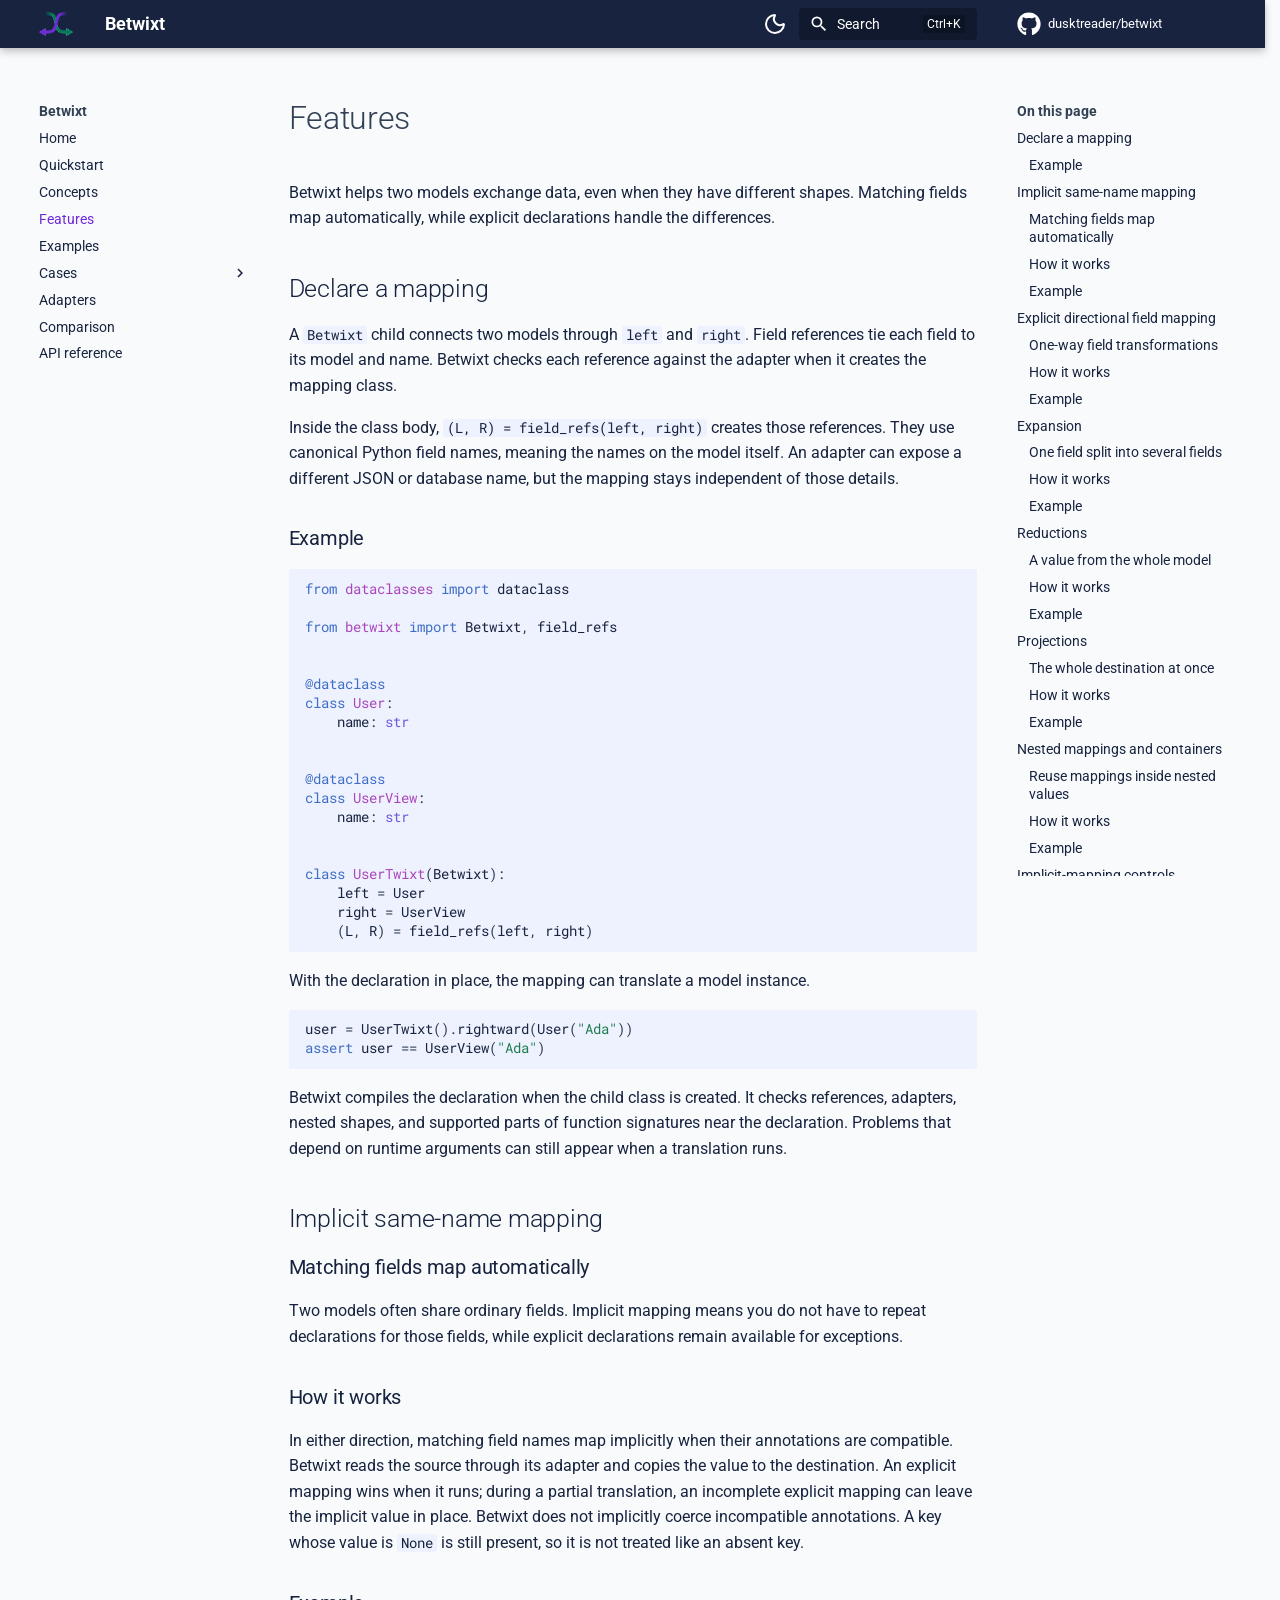
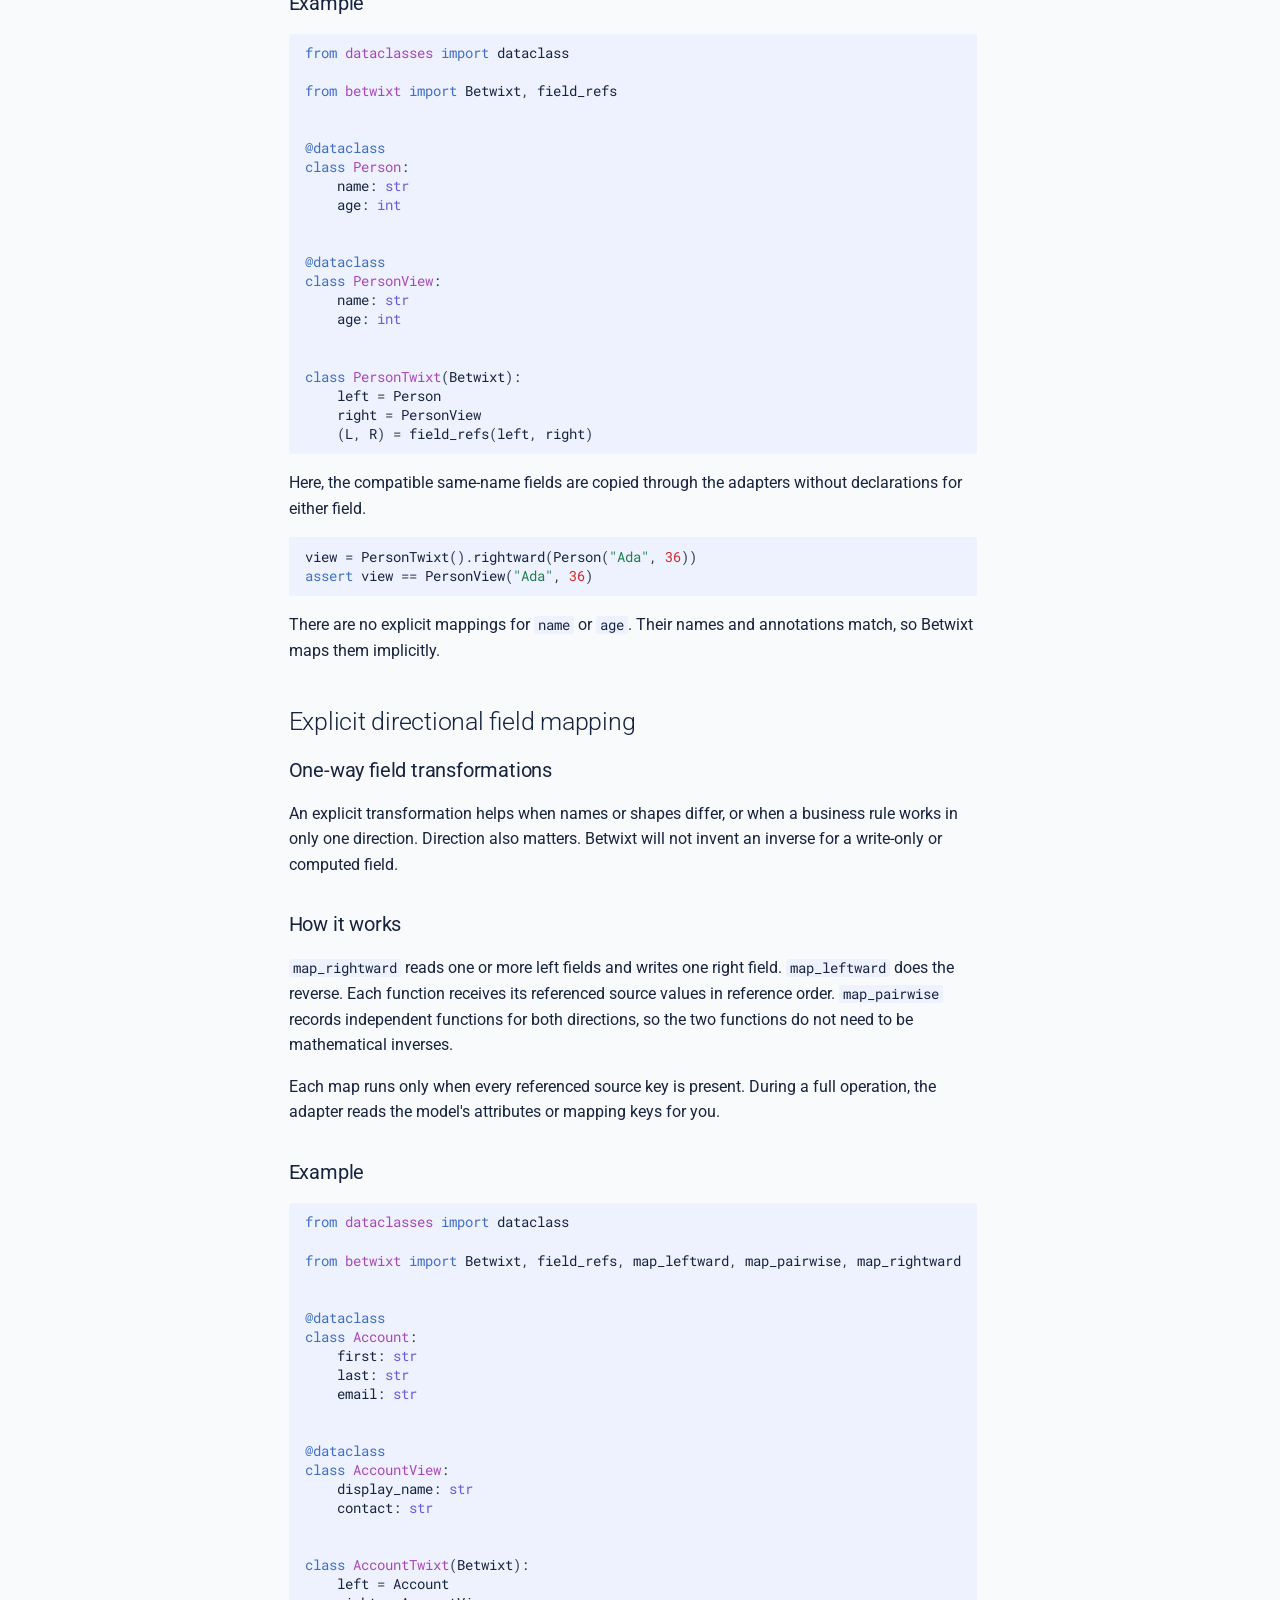
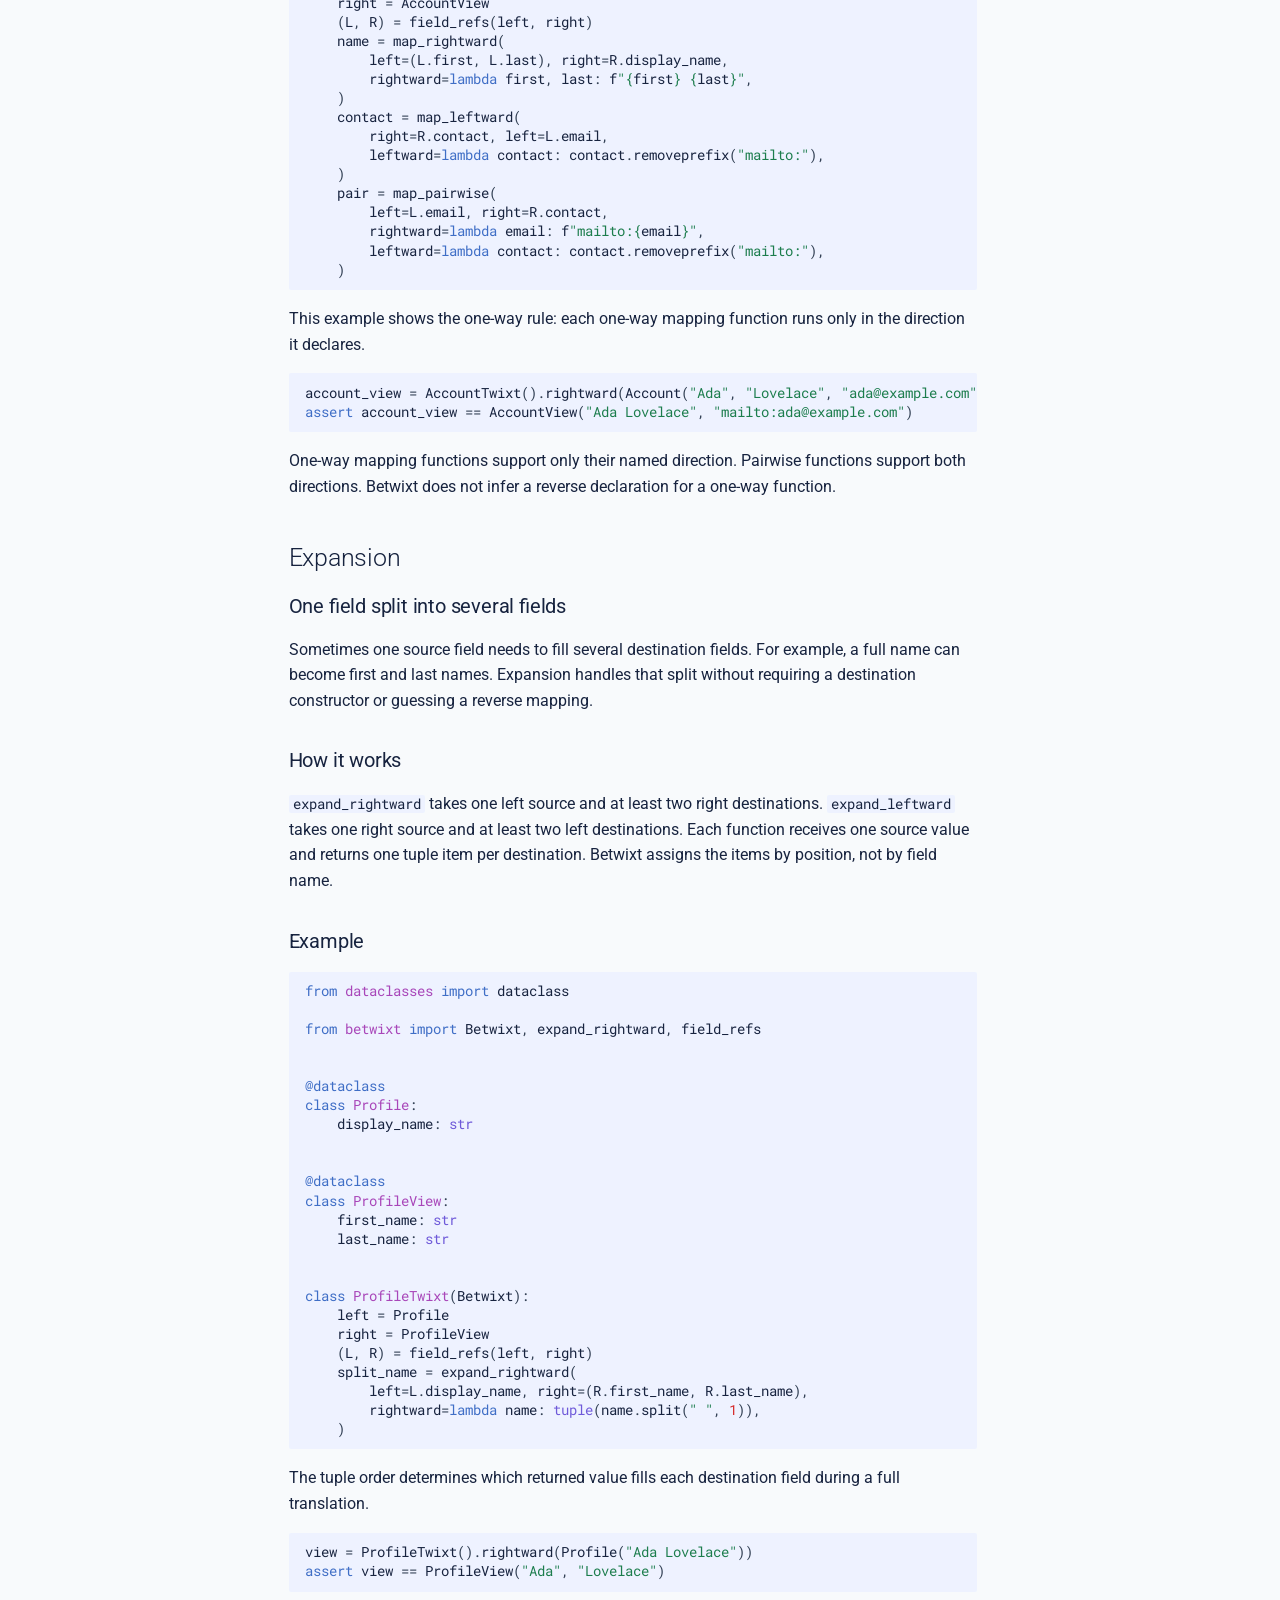
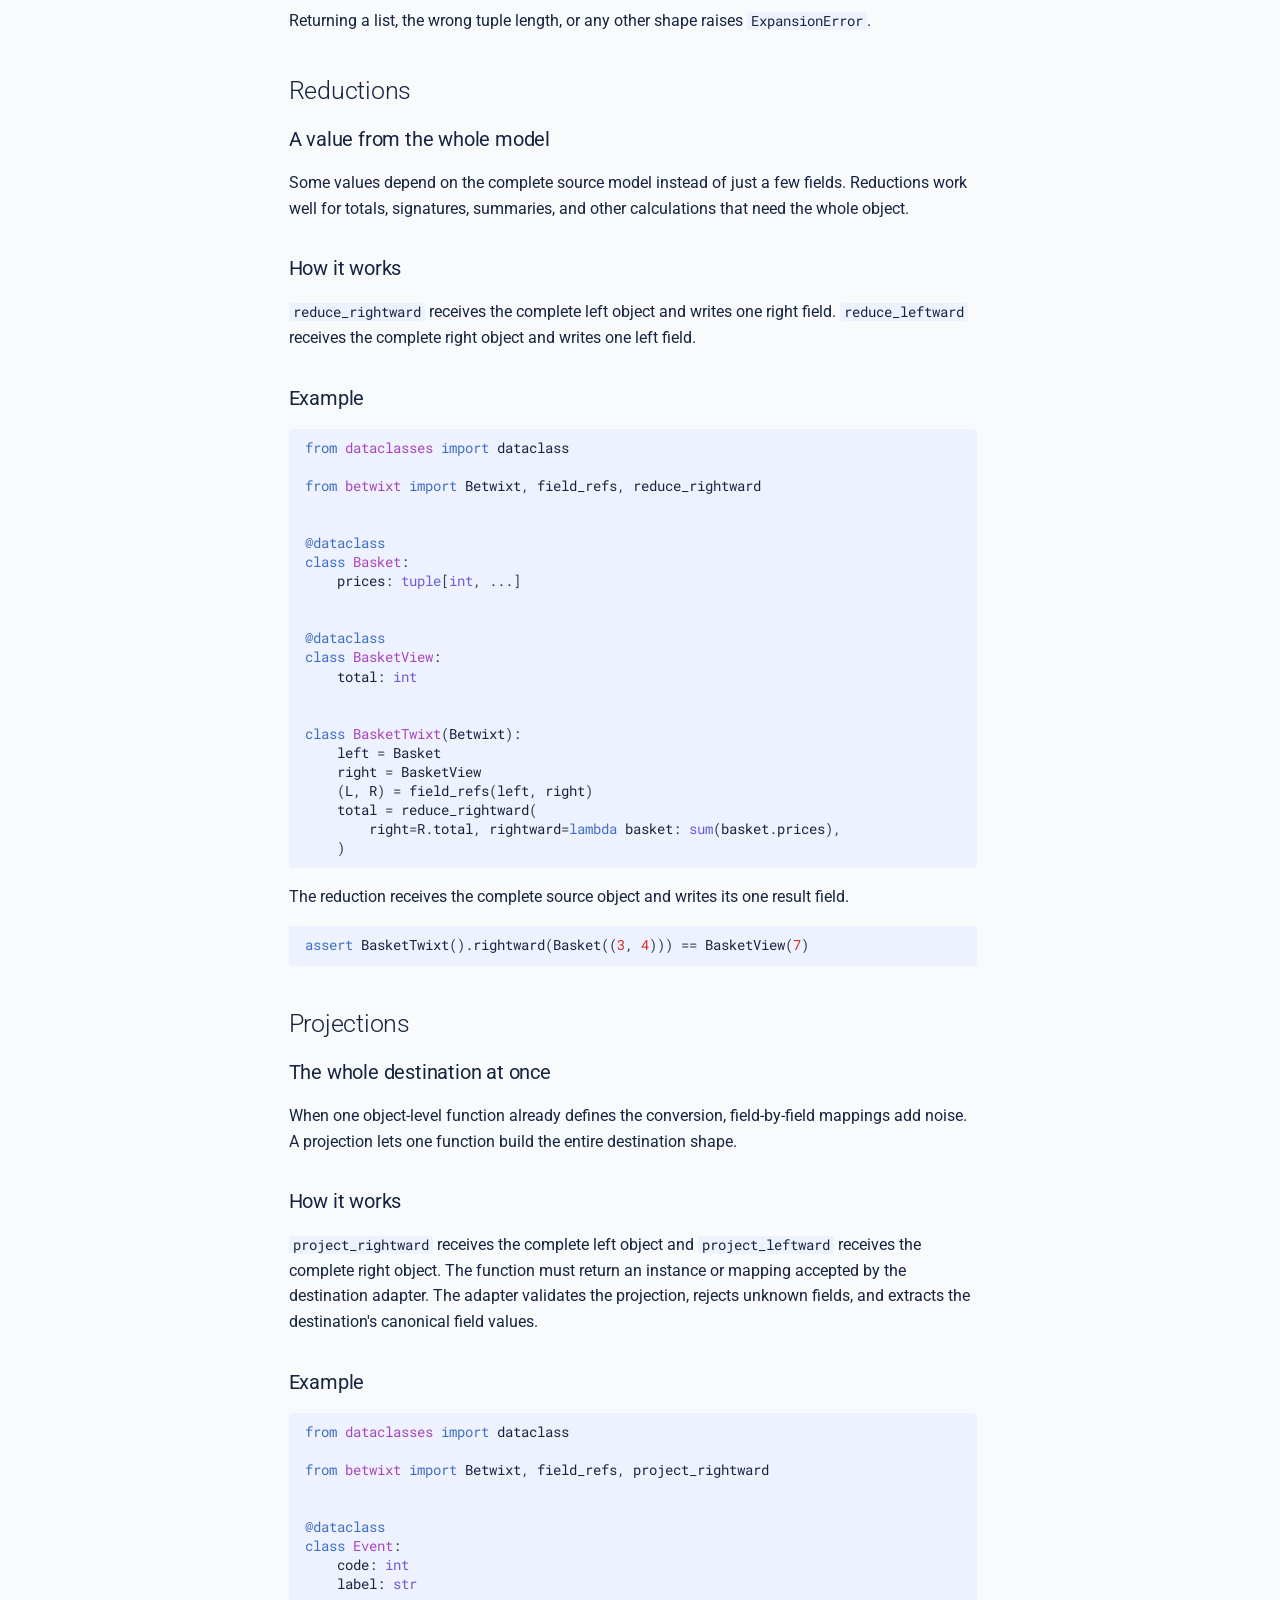
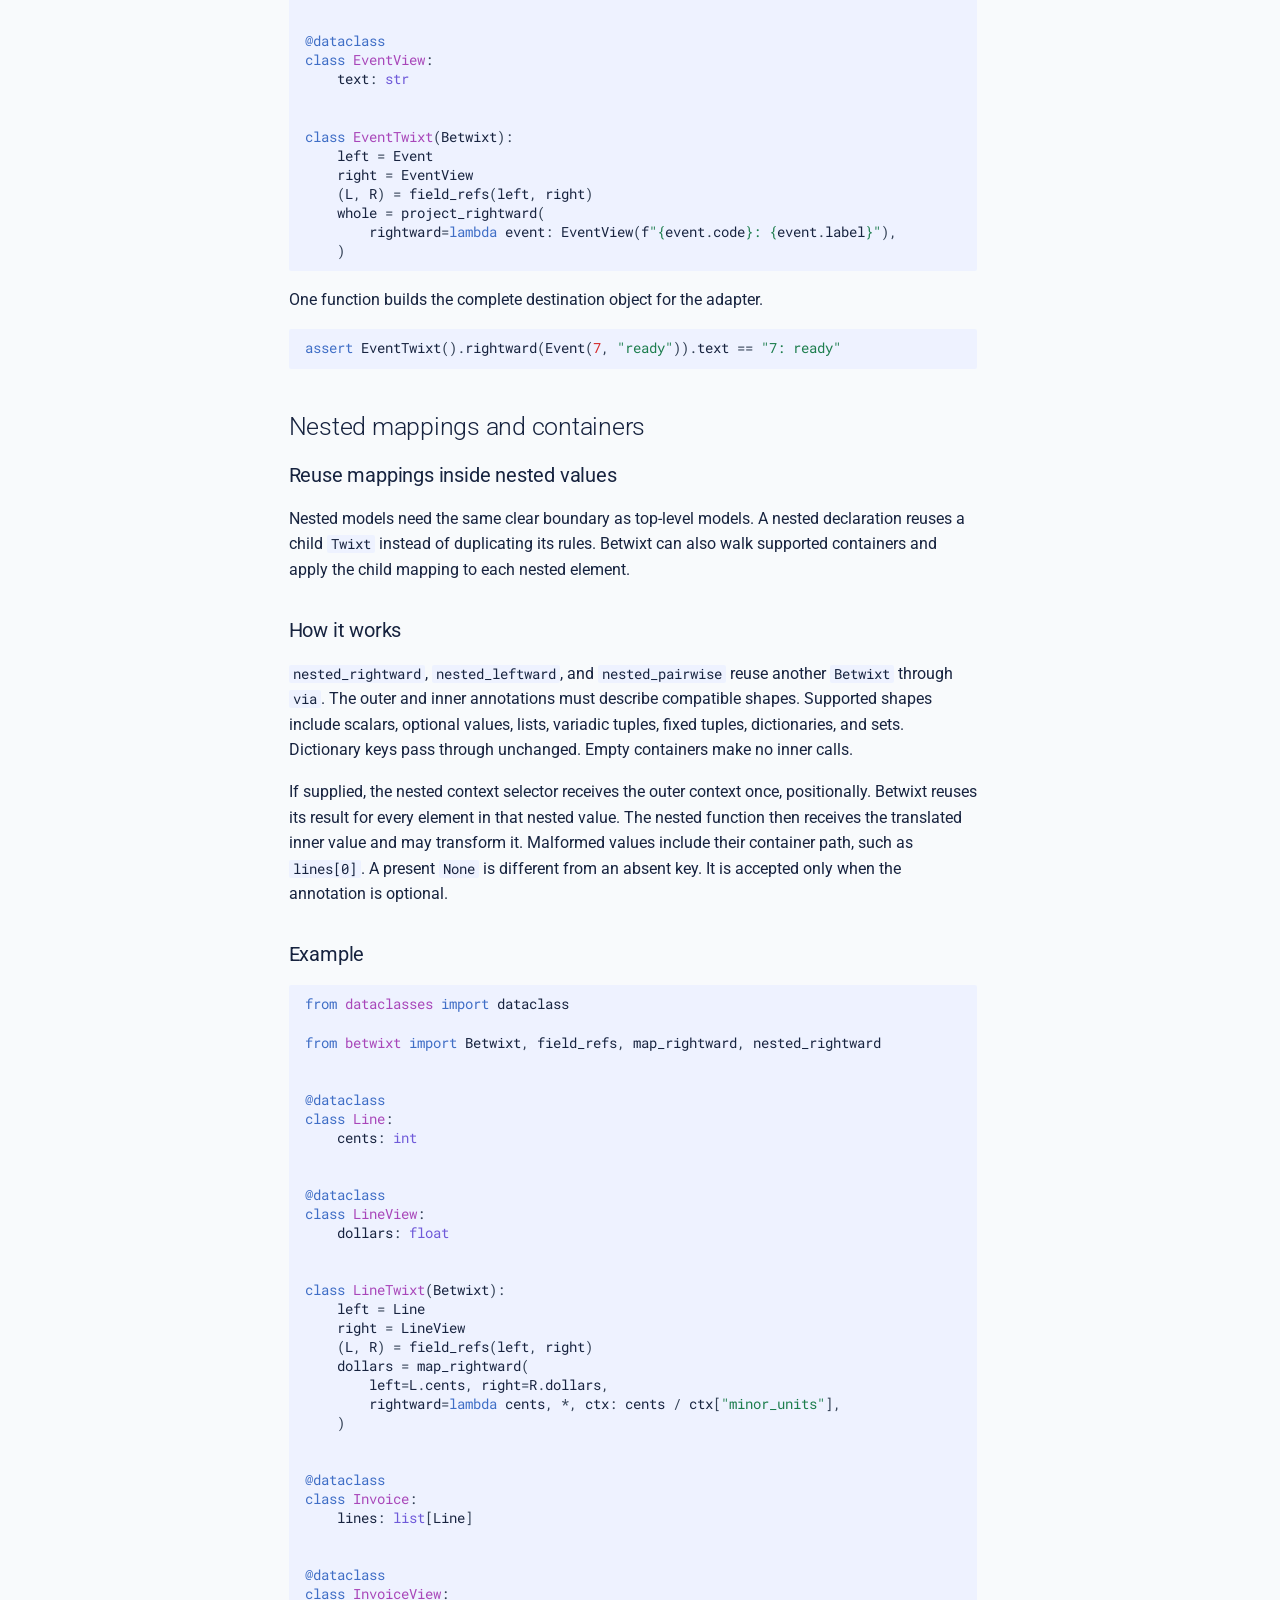
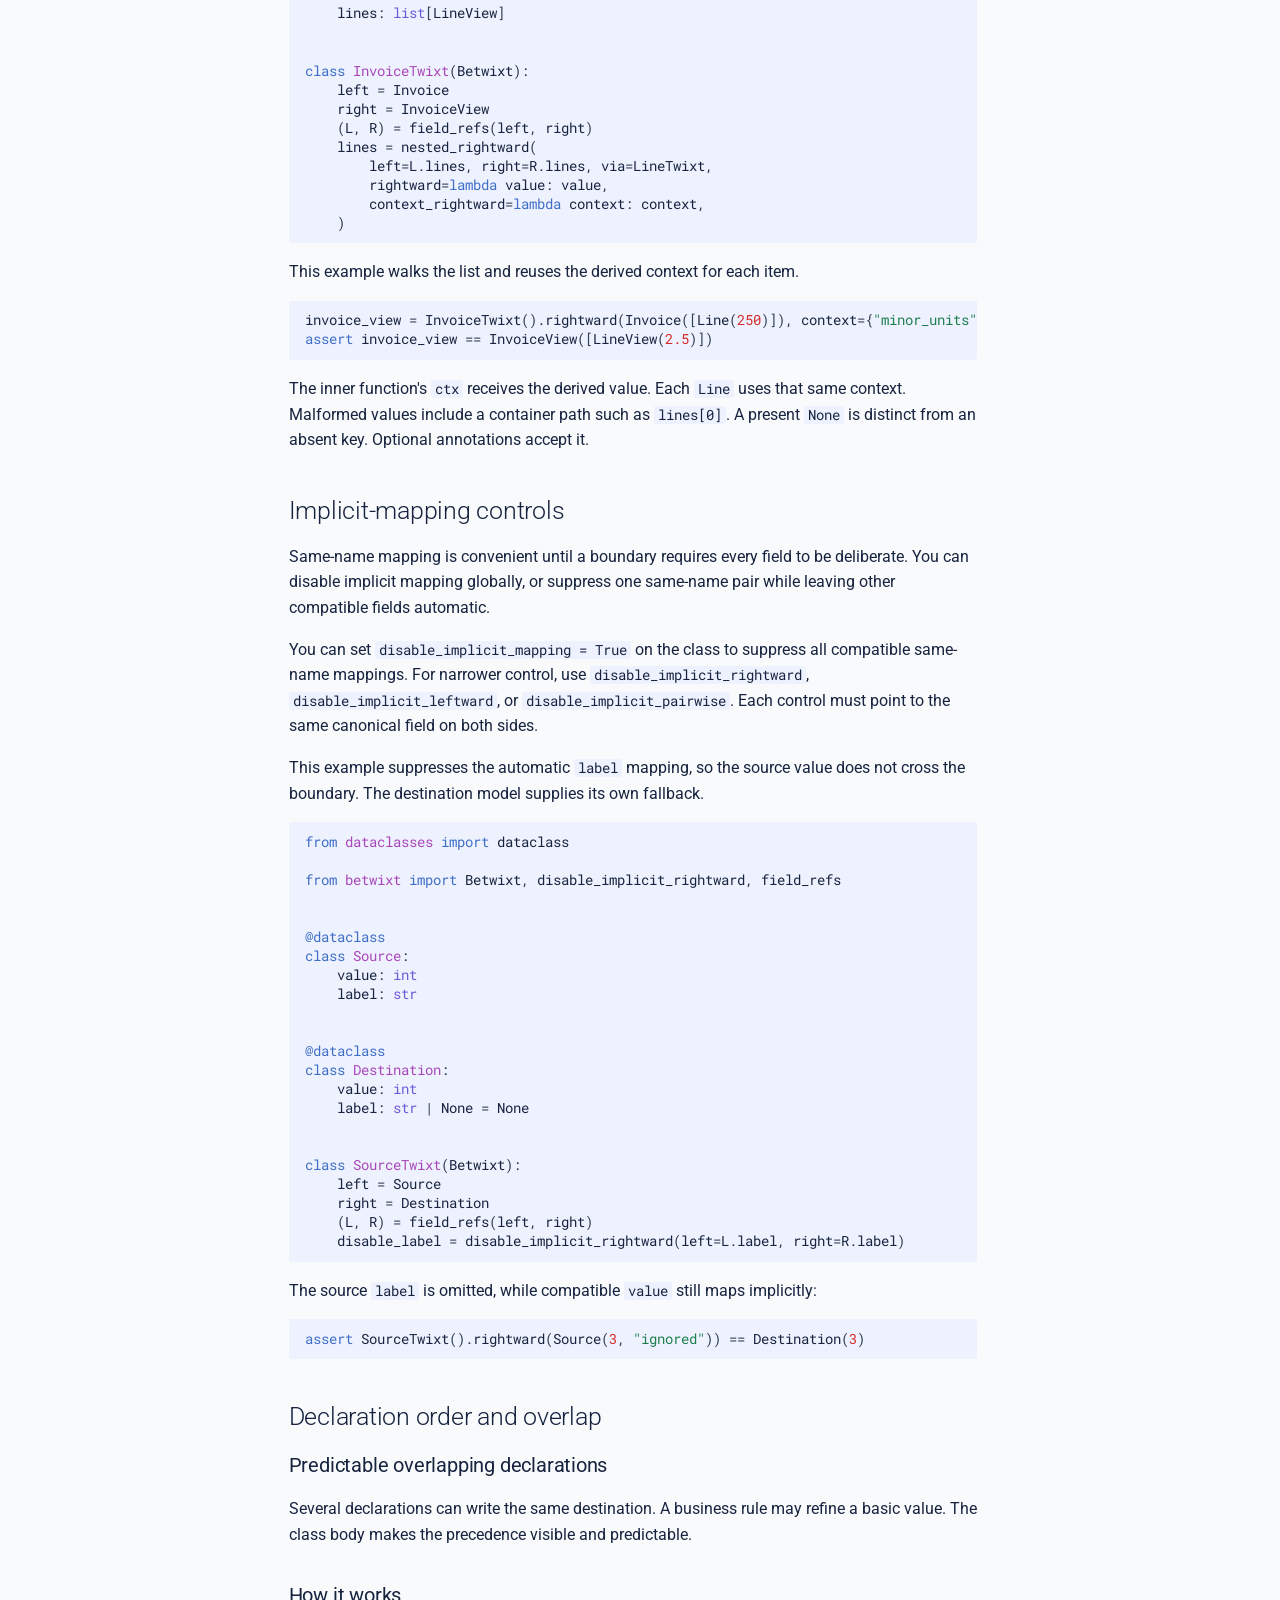
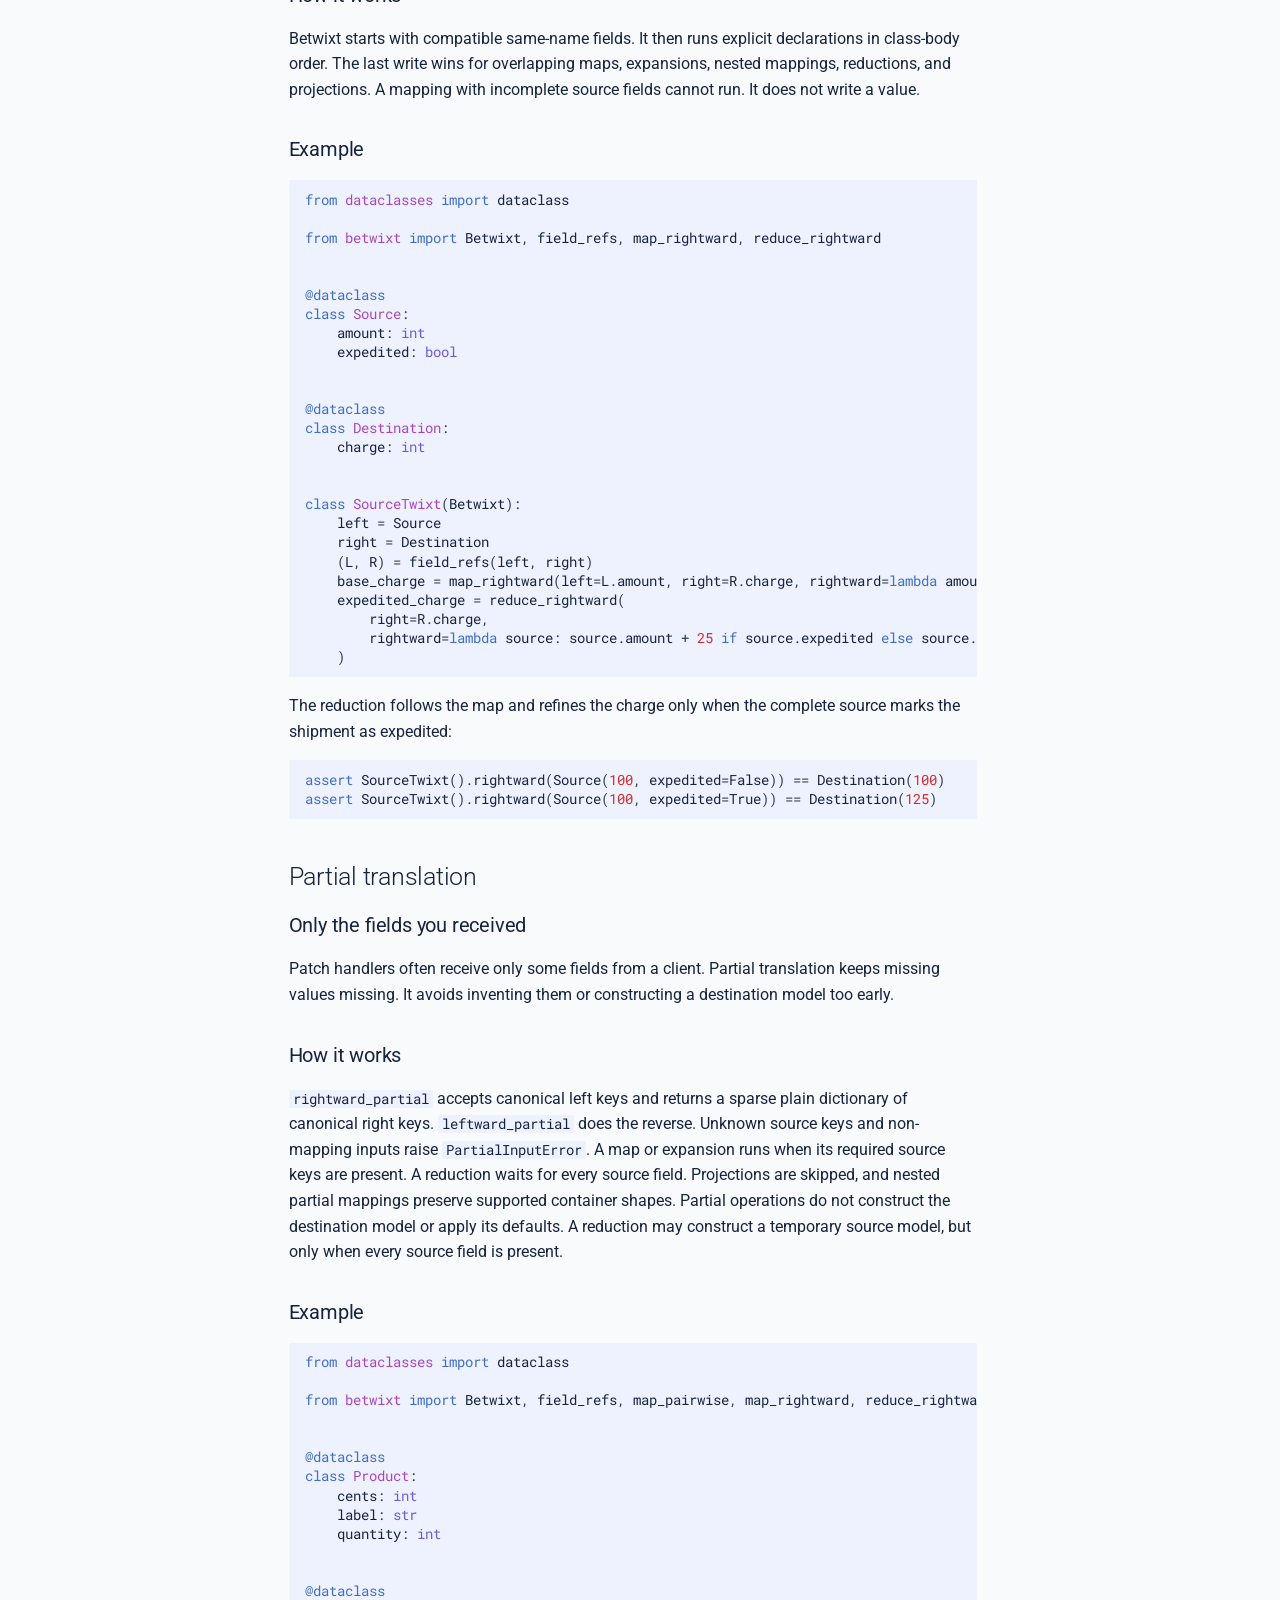
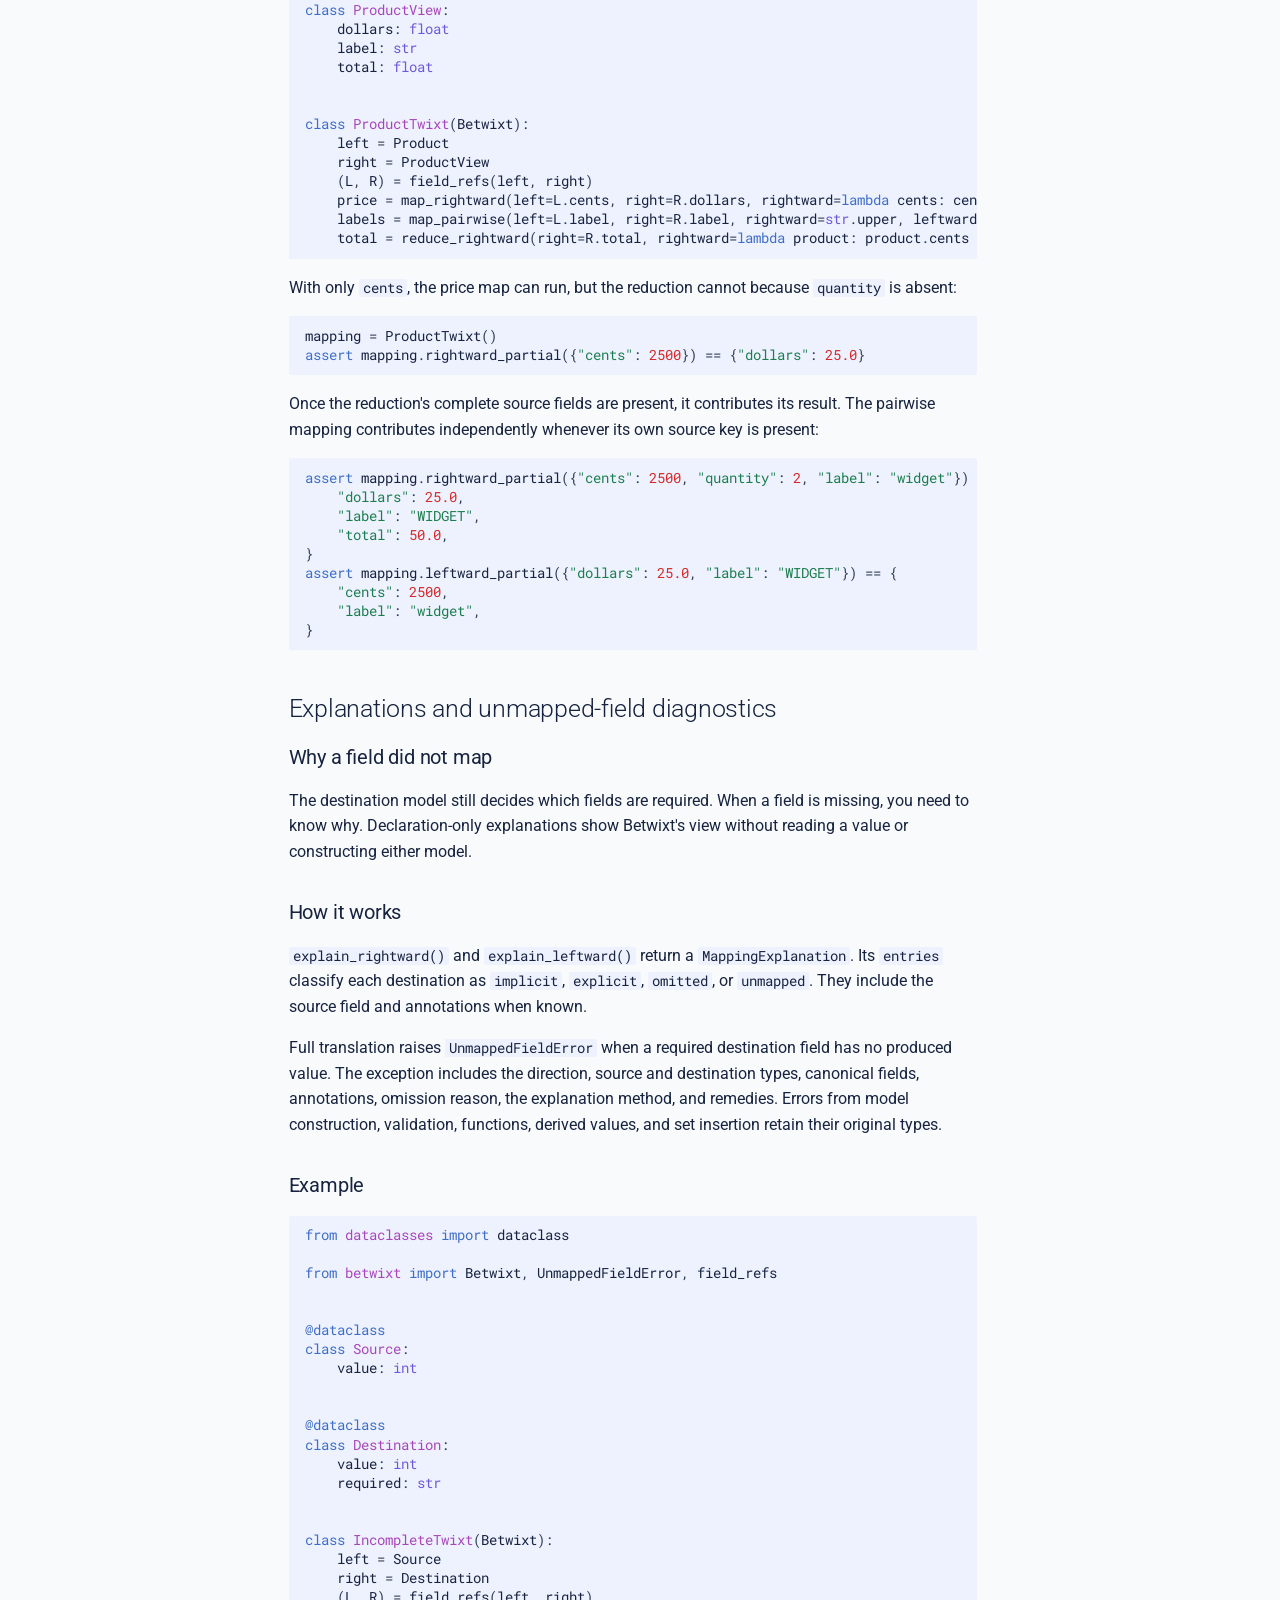
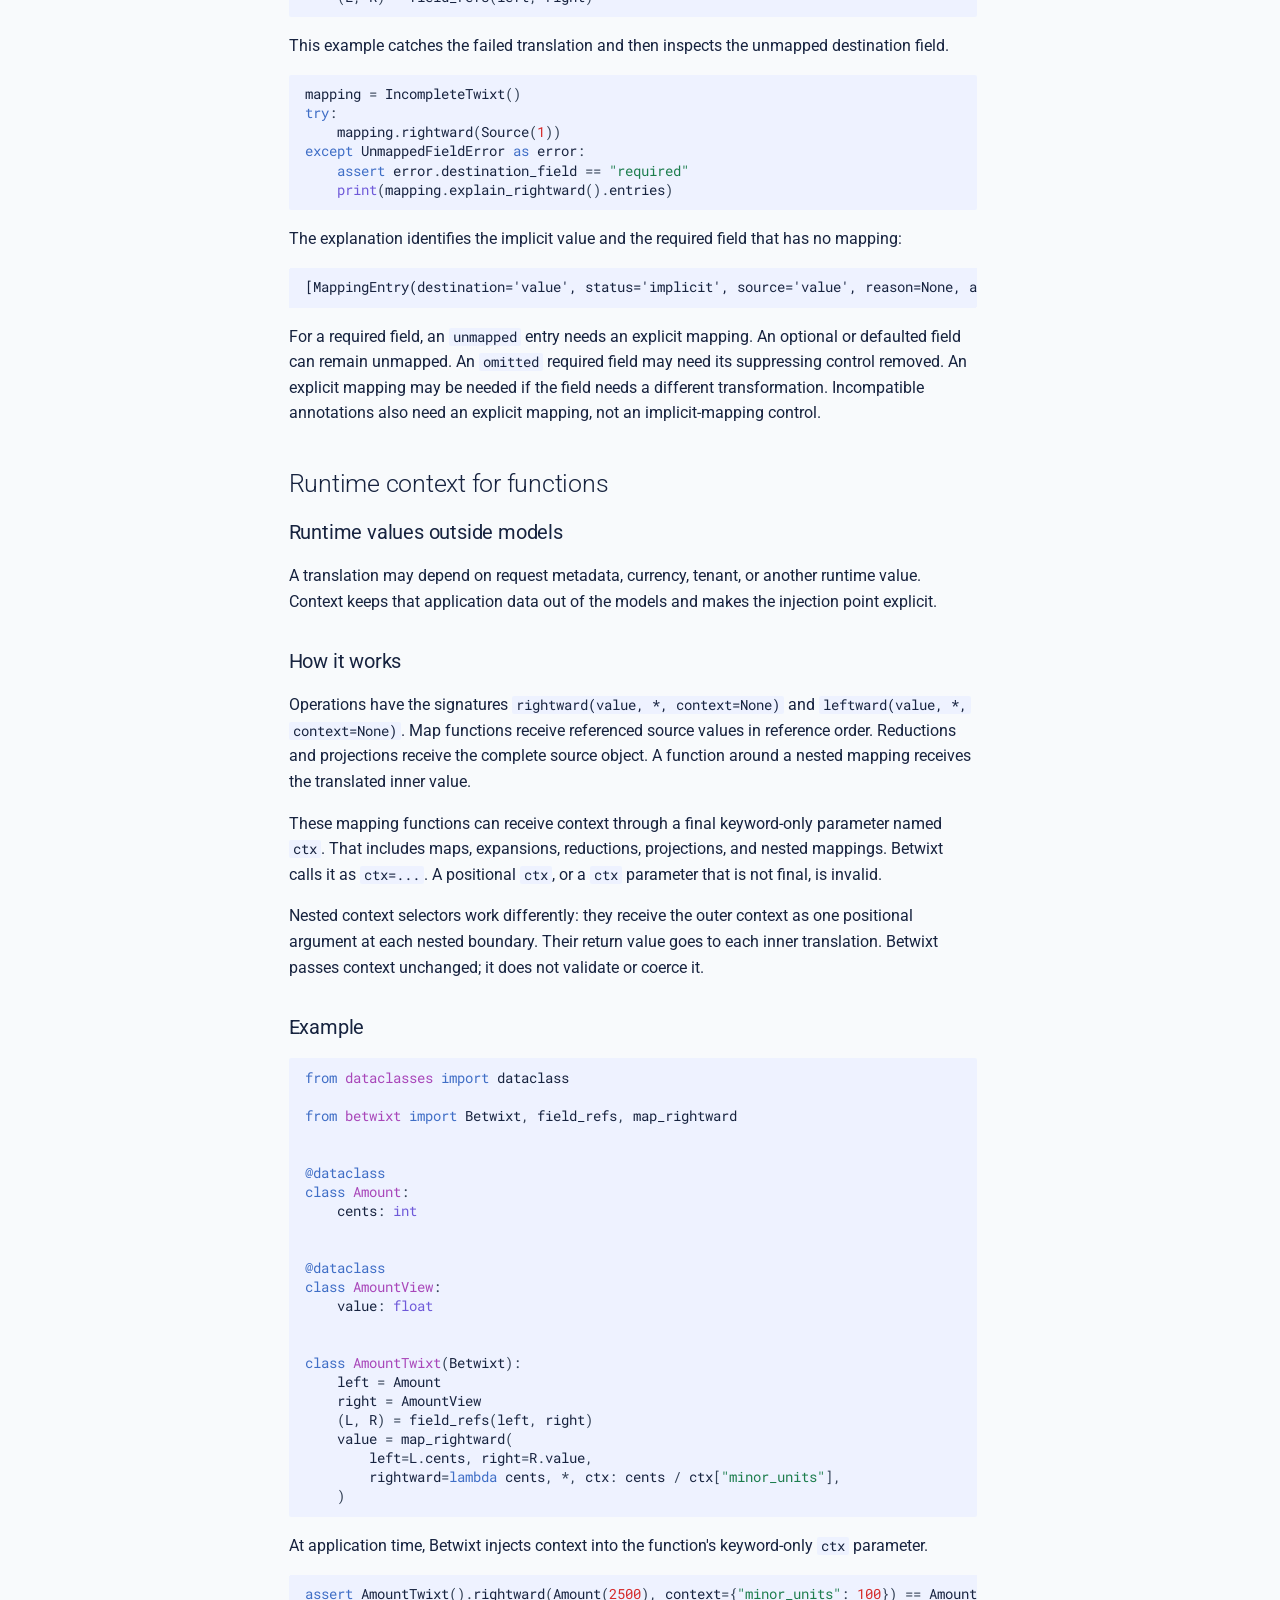
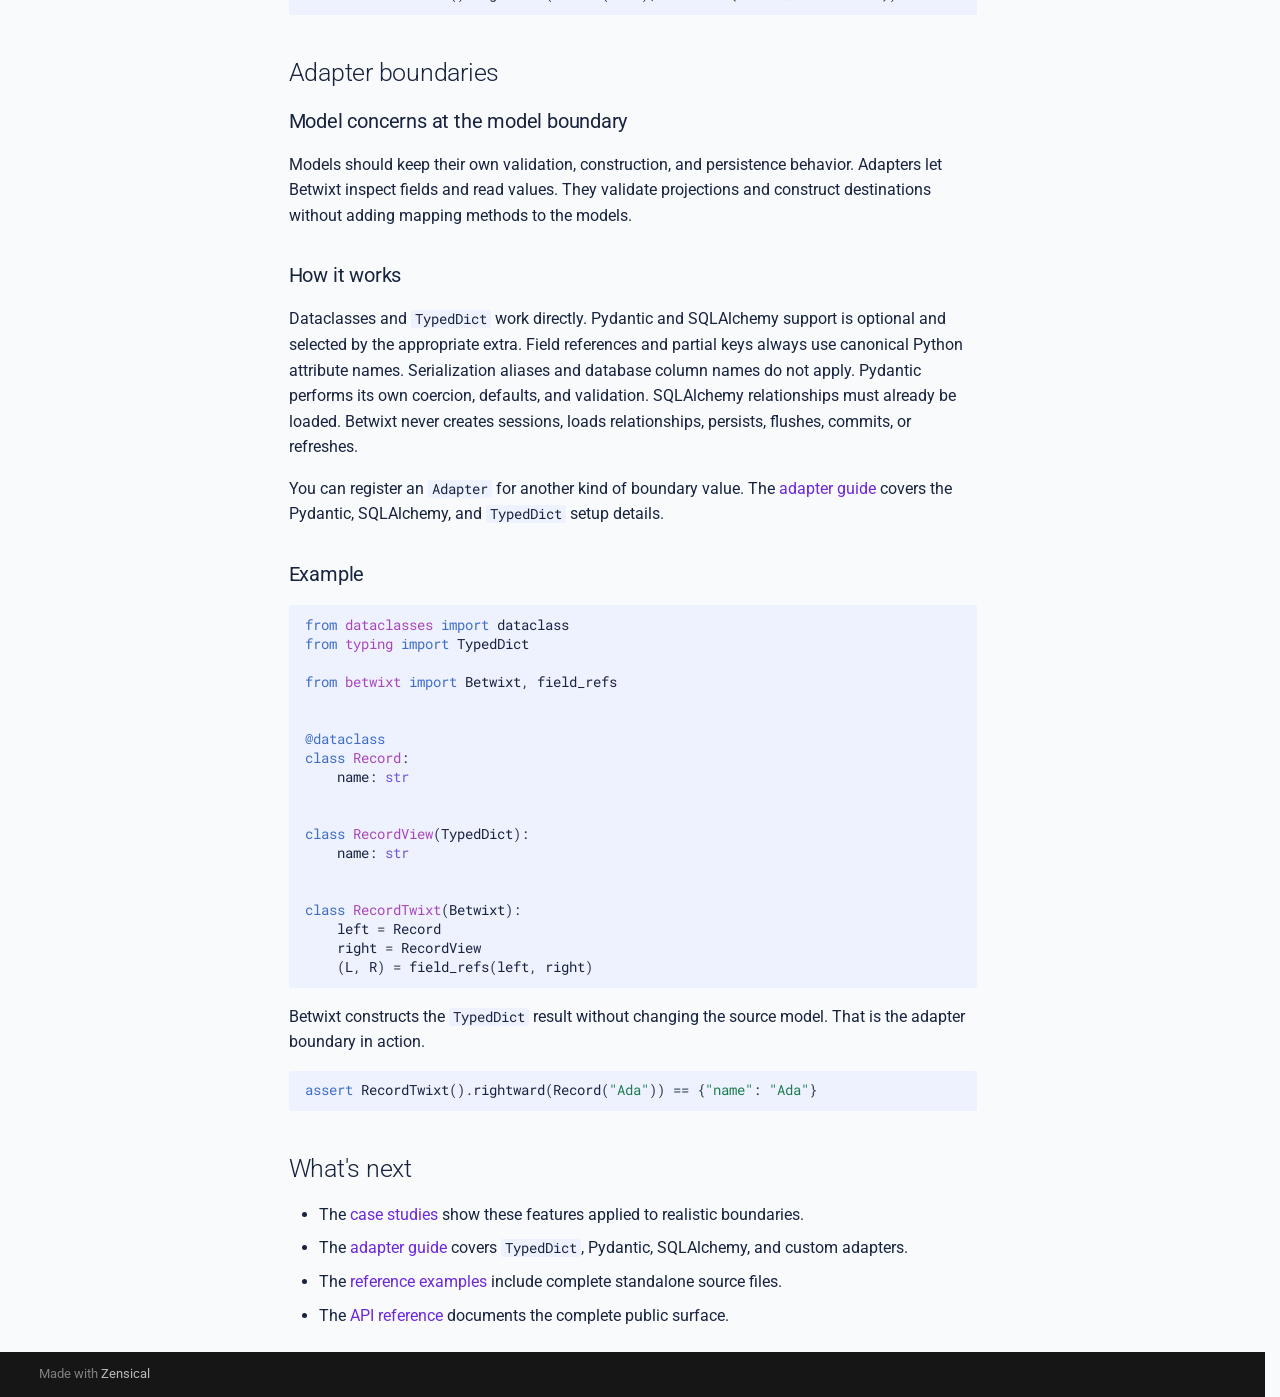
<file: features/index.html>
<!doctype html>
<html lang="en" class="no-js">
  <head>
    
      <meta charset="utf-8">
      <meta name="viewport" content="width=device-width,initial-scale=1">
      
      
      
        <link rel="canonical" href="https://dusktreader.github.io/betwixt/features/">
      
      
        <link rel="prev" href="../concepts/">
      
      
        <link rel="next" href="../examples/">
      
      
        
      
      
      <link rel="icon" href="../static/icon.png">
      <meta name="generator" content="zensical-0.0.13">
    
    
      
        <title>Features - Betwixt</title>
      
    
    
      
        
      
      <link rel="stylesheet" href="../assets/stylesheets/classic/main.70d17ad7.min.css">
      
        
          
        
        <link rel="stylesheet" href="../assets/stylesheets/classic/palette.7dc9a0ad.min.css">
      
      
  
  
    
  
    
  
    
  
    
  
    
  
    
  
    
  
    
  
    
  
    
  
    
  
    
  
  
  <style>:root{}</style>



    
    
      
    
    
      
        
        
        <link rel="preconnect" href="https://fonts.gstatic.com" crossorigin>
        <link rel="stylesheet" href="https://fonts.googleapis.com/css?family=Roboto:300,300i,400,400i,500,500i,700,700i%7CRoboto+Mono:400,400i,700,700i&display=fallback">
        <style>:root{--md-text-font:"Roboto";--md-code-font:"Roboto Mono"}</style>
      
    
    
      <link rel="stylesheet" href="../stylesheets/extra.css">
    
    <script>__md_scope=new URL("..",location),__md_hash=e=>[...e].reduce(((e,t)=>(e<<5)-e+t.charCodeAt(0)),0),__md_get=(e,t=localStorage,a=__md_scope)=>JSON.parse(t.getItem(a.pathname+"."+e)),__md_set=(e,t,a=localStorage,_=__md_scope)=>{try{a.setItem(_.pathname+"."+e,JSON.stringify(t))}catch(e){}},document.documentElement.setAttribute("data-platform",navigator.platform)</script>
    
      

    
    
  </head>
  
  
    
    
      
    
    
    
    
    <body dir="ltr" data-md-color-scheme="default" data-md-color-primary="deep-purple" data-md-color-accent="teal">
  
    
    <input class="md-toggle" data-md-toggle="drawer" type="checkbox" id="__drawer" autocomplete="off">
    <input class="md-toggle" data-md-toggle="search" type="checkbox" id="__search" autocomplete="off">
    <label class="md-overlay" for="__drawer"></label>
    <div data-md-component="skip">
      
        
        <a href="#features" class="md-skip">
          Skip to content
        </a>
      
    </div>
    <div data-md-component="announce">
      
    </div>
    
    
      

  

<header class="md-header md-header--shadow" data-md-component="header">
  <nav class="md-header__inner md-grid" aria-label="Header">
    <a href=".." title="Betwixt" class="md-header__button md-logo" aria-label="Betwixt" data-md-component="logo">
      
  <img src="../static/icon.png" alt="logo">

    </a>
    <label class="md-header__button md-icon" for="__drawer">
      
      <svg xmlns="http://www.w3.org/2000/svg" viewBox="0 0 24 24"><path d="M3 6h18v2H3zm0 5h18v2H3zm0 5h18v2H3z"/></svg>
    </label>
    <div class="md-header__title" data-md-component="header-title">
      <div class="md-header__ellipsis">
        <div class="md-header__topic">
          <span class="md-ellipsis">
            Betwixt
          </span>
        </div>
        <div class="md-header__topic" data-md-component="header-topic">
          <span class="md-ellipsis">
            
              Features
            
          </span>
        </div>
      </div>
    </div>
    
      
        <form class="md-header__option" data-md-component="palette">
  
    
    
    
    <input class="md-option" data-md-color-media="none" data-md-color-scheme="default" data-md-color-primary="deep-purple" data-md-color-accent="teal"  aria-label="Switch to dark mode"  type="radio" name="__palette" id="__palette_0">
    
      <label class="md-header__button md-icon" title="Switch to dark mode" for="__palette_1" hidden>
        <svg xmlns="http://www.w3.org/2000/svg" fill="none" stroke="currentColor" stroke-linecap="round" stroke-linejoin="round" stroke-width="2" class="lucide lucide-moon" viewBox="0 0 24 24"><path d="M20.985 12.486a9 9 0 1 1-9.473-9.472c.405-.022.617.46.402.803a6 6 0 0 0 8.268 8.268c.344-.215.825-.004.803.401"/></svg>
      </label>
    
  
    
    
    
    <input class="md-option" data-md-color-media="none" data-md-color-scheme="slate" data-md-color-primary="deep-purple" data-md-color-accent="teal"  aria-label="Switch to light mode"  type="radio" name="__palette" id="__palette_1">
    
      <label class="md-header__button md-icon" title="Switch to light mode" for="__palette_0" hidden>
        <svg xmlns="http://www.w3.org/2000/svg" fill="none" stroke="currentColor" stroke-linecap="round" stroke-linejoin="round" stroke-width="2" class="lucide lucide-sun" viewBox="0 0 24 24"><circle cx="12" cy="12" r="4"/><path d="M12 2v2M12 20v2M4.93 4.93l1.41 1.41M17.66 17.66l1.41 1.41M2 12h2M20 12h2M6.34 17.66l-1.41 1.41M19.07 4.93l-1.41 1.41"/></svg>
      </label>
    
  
</form>
      
    
    
      <script>var palette=__md_get("__palette");if(palette&&palette.color){if("(prefers-color-scheme)"===palette.color.media){var media=matchMedia("(prefers-color-scheme: light)"),input=document.querySelector(media.matches?"[data-md-color-media='(prefers-color-scheme: light)']":"[data-md-color-media='(prefers-color-scheme: dark)']");palette.color.media=input.getAttribute("data-md-color-media"),palette.color.scheme=input.getAttribute("data-md-color-scheme"),palette.color.primary=input.getAttribute("data-md-color-primary"),palette.color.accent=input.getAttribute("data-md-color-accent")}for(var[key,value]of Object.entries(palette.color))document.body.setAttribute("data-md-color-"+key,value)}</script>
    
    
    
      
      
        <label class="md-header__button md-icon" for="__search">
          
          <svg xmlns="http://www.w3.org/2000/svg" viewBox="0 0 24 24"><path d="M9.5 3A6.5 6.5 0 0 1 16 9.5c0 1.61-.59 3.09-1.56 4.23l.27.27h.79l5 5-1.5 1.5-5-5v-.79l-.27-.27A6.52 6.52 0 0 1 9.5 16 6.5 6.5 0 0 1 3 9.5 6.5 6.5 0 0 1 9.5 3m0 2C7 5 5 7 5 9.5S7 14 9.5 14 14 12 14 9.5 12 5 9.5 5"/></svg>
        </label>
        <div class="md-search" data-md-component="search" role="dialog" aria-label="Search">
  <button type="button" class="md-search__button">
    Search
  </button>
</div>
      
    
    <div class="md-header__source">
      
        <a href="https://github.com/dusktreader/betwixt" title="Go to repository" class="md-source" data-md-component="source">
  <div class="md-source__icon md-icon">
    
    <svg xmlns="http://www.w3.org/2000/svg" viewBox="0 0 512 512"><!--! Font Awesome Free 7.1.0 by @fontawesome - https://fontawesome.com License - https://fontawesome.com/license/free (Icons: CC BY 4.0, Fonts: SIL OFL 1.1, Code: MIT License) Copyright 2025 Fonticons, Inc.--><path fill="currentColor" d="M173.9 397.4c0 2-2.3 3.6-5.2 3.6-3.3.3-5.6-1.3-5.6-3.6 0-2 2.3-3.6 5.2-3.6 3-.3 5.6 1.3 5.6 3.6m-31.1-4.5c-.7 2 1.3 4.3 4.3 4.9 2.6 1 5.6 0 6.2-2s-1.3-4.3-4.3-5.2c-2.6-.7-5.5.3-6.2 2.3m44.2-1.7c-2.9.7-4.9 2.6-4.6 4.9.3 2 2.9 3.3 5.9 2.6 2.9-.7 4.9-2.6 4.6-4.6-.3-1.9-3-3.2-5.9-2.9M252.8 8C114.1 8 8 113.3 8 252c0 110.9 69.8 205.8 169.5 239.2 12.8 2.3 17.3-5.6 17.3-12.1 0-6.2-.3-40.4-.3-61.4 0 0-70 15-84.7-29.8 0 0-11.4-29.1-27.8-36.6 0 0-22.9-15.7 1.6-15.4 0 0 24.9 2 38.6 25.8 21.9 38.6 58.6 27.5 72.9 20.9 2.3-16 8.8-27.1 16-33.7-55.9-6.2-112.3-14.3-112.3-110.5 0-27.5 7.6-41.3 23.6-58.9-2.6-6.5-11.1-33.3 2.6-67.9 20.9-6.5 69 27 69 27 20-5.6 41.5-8.5 62.8-8.5s42.8 2.9 62.8 8.5c0 0 48.1-33.6 69-27 13.7 34.7 5.2 61.4 2.6 67.9 16 17.7 25.8 31.5 25.8 58.9 0 96.5-58.9 104.2-114.8 110.5 9.2 7.9 17 22.9 17 46.4 0 33.7-.3 75.4-.3 83.6 0 6.5 4.6 14.4 17.3 12.1C436.2 457.8 504 362.9 504 252 504 113.3 391.5 8 252.8 8M105.2 352.9c-1.3 1-1 3.3.7 5.2 1.6 1.6 3.9 2.3 5.2 1 1.3-1 1-3.3-.7-5.2-1.6-1.6-3.9-2.3-5.2-1m-10.8-8.1c-.7 1.3.3 2.9 2.3 3.9 1.6 1 3.6.7 4.3-.7.7-1.3-.3-2.9-2.3-3.9-2-.6-3.6-.3-4.3.7m32.4 35.6c-1.6 1.3-1 4.3 1.3 6.2 2.3 2.3 5.2 2.6 6.5 1 1.3-1.3.7-4.3-1.3-6.2-2.2-2.3-5.2-2.6-6.5-1m-11.4-14.7c-1.6 1-1.6 3.6 0 5.9s4.3 3.3 5.6 2.3c1.6-1.3 1.6-3.9 0-6.2-1.4-2.3-4-3.3-5.6-2"/></svg>
  </div>
  <div class="md-source__repository">
    dusktreader/betwixt
  </div>
</a>
      
    </div>
  </nav>
  
</header>
    
    <div class="md-container" data-md-component="container">
      
      
        
          
        
      
      <main class="md-main" data-md-component="main">
        <div class="md-main__inner md-grid">
          
            
              
              <div class="md-sidebar md-sidebar--primary" data-md-component="sidebar" data-md-type="navigation" >
                <div class="md-sidebar__scrollwrap">
                  <div class="md-sidebar__inner">
                    



<nav class="md-nav md-nav--primary" aria-label="Navigation" data-md-level="0">
  <label class="md-nav__title" for="__drawer">
    <a href=".." title="Betwixt" class="md-nav__button md-logo" aria-label="Betwixt" data-md-component="logo">
      
  <img src="../static/icon.png" alt="logo">

    </a>
    Betwixt
  </label>
  
    <div class="md-nav__source">
      <a href="https://github.com/dusktreader/betwixt" title="Go to repository" class="md-source" data-md-component="source">
  <div class="md-source__icon md-icon">
    
    <svg xmlns="http://www.w3.org/2000/svg" viewBox="0 0 512 512"><!--! Font Awesome Free 7.1.0 by @fontawesome - https://fontawesome.com License - https://fontawesome.com/license/free (Icons: CC BY 4.0, Fonts: SIL OFL 1.1, Code: MIT License) Copyright 2025 Fonticons, Inc.--><path fill="currentColor" d="M173.9 397.4c0 2-2.3 3.6-5.2 3.6-3.3.3-5.6-1.3-5.6-3.6 0-2 2.3-3.6 5.2-3.6 3-.3 5.6 1.3 5.6 3.6m-31.1-4.5c-.7 2 1.3 4.3 4.3 4.9 2.6 1 5.6 0 6.2-2s-1.3-4.3-4.3-5.2c-2.6-.7-5.5.3-6.2 2.3m44.2-1.7c-2.9.7-4.9 2.6-4.6 4.9.3 2 2.9 3.3 5.9 2.6 2.9-.7 4.9-2.6 4.6-4.6-.3-1.9-3-3.2-5.9-2.9M252.8 8C114.1 8 8 113.3 8 252c0 110.9 69.8 205.8 169.5 239.2 12.8 2.3 17.3-5.6 17.3-12.1 0-6.2-.3-40.4-.3-61.4 0 0-70 15-84.7-29.8 0 0-11.4-29.1-27.8-36.6 0 0-22.9-15.7 1.6-15.4 0 0 24.9 2 38.6 25.8 21.9 38.6 58.6 27.5 72.9 20.9 2.3-16 8.8-27.1 16-33.7-55.9-6.2-112.3-14.3-112.3-110.5 0-27.5 7.6-41.3 23.6-58.9-2.6-6.5-11.1-33.3 2.6-67.9 20.9-6.5 69 27 69 27 20-5.6 41.5-8.5 62.8-8.5s42.8 2.9 62.8 8.5c0 0 48.1-33.6 69-27 13.7 34.7 5.2 61.4 2.6 67.9 16 17.7 25.8 31.5 25.8 58.9 0 96.5-58.9 104.2-114.8 110.5 9.2 7.9 17 22.9 17 46.4 0 33.7-.3 75.4-.3 83.6 0 6.5 4.6 14.4 17.3 12.1C436.2 457.8 504 362.9 504 252 504 113.3 391.5 8 252.8 8M105.2 352.9c-1.3 1-1 3.3.7 5.2 1.6 1.6 3.9 2.3 5.2 1 1.3-1 1-3.3-.7-5.2-1.6-1.6-3.9-2.3-5.2-1m-10.8-8.1c-.7 1.3.3 2.9 2.3 3.9 1.6 1 3.6.7 4.3-.7.7-1.3-.3-2.9-2.3-3.9-2-.6-3.6-.3-4.3.7m32.4 35.6c-1.6 1.3-1 4.3 1.3 6.2 2.3 2.3 5.2 2.6 6.5 1 1.3-1.3.7-4.3-1.3-6.2-2.2-2.3-5.2-2.6-6.5-1m-11.4-14.7c-1.6 1-1.6 3.6 0 5.9s4.3 3.3 5.6 2.3c1.6-1.3 1.6-3.9 0-6.2-1.4-2.3-4-3.3-5.6-2"/></svg>
  </div>
  <div class="md-source__repository">
    dusktreader/betwixt
  </div>
</a>
    </div>
  
  <ul class="md-nav__list" data-md-scrollfix>
    
      
      
  
  
  
  
    <li class="md-nav__item">
      <a href=".." class="md-nav__link">
        
  
  
  <span class="md-ellipsis">
    
  
    Home
  

    
  </span>
  
  

      </a>
    </li>
  

    
      
      
  
  
  
  
    <li class="md-nav__item">
      <a href="../quickstart/" class="md-nav__link">
        
  
  
  <span class="md-ellipsis">
    
  
    Quickstart
  

    
  </span>
  
  

      </a>
    </li>
  

    
      
      
  
  
  
  
    <li class="md-nav__item">
      <a href="../concepts/" class="md-nav__link">
        
  
  
  <span class="md-ellipsis">
    
  
    Concepts
  

    
  </span>
  
  

      </a>
    </li>
  

    
      
      
  
  
    
  
  
  
    <li class="md-nav__item md-nav__item--active">
      
      <input class="md-nav__toggle md-toggle" type="checkbox" id="__toc">
      
      
        
      
      
        <label class="md-nav__link md-nav__link--active" for="__toc">
          
  
  
  <span class="md-ellipsis">
    
  
    Features
  

    
  </span>
  
  

          <span class="md-nav__icon md-icon"></span>
        </label>
      
      <a href="./" class="md-nav__link md-nav__link--active">
        
  
  
  <span class="md-ellipsis">
    
  
    Features
  

    
  </span>
  
  

      </a>
      
        


<nav class="md-nav md-nav--secondary" aria-label="On this page">
  
  
  
    
  
  
    <label class="md-nav__title" for="__toc">
      <span class="md-nav__icon md-icon"></span>
      On this page
    </label>
    <ul class="md-nav__list" data-md-component="toc" data-md-scrollfix>
      
        <li class="md-nav__item">
  <a href="#declare-a-mapping" class="md-nav__link">
    <span class="md-ellipsis">
      
        Declare a mapping
      
    </span>
  </a>
  
    <nav class="md-nav" aria-label="Declare a mapping">
      <ul class="md-nav__list">
        
          <li class="md-nav__item">
  <a href="#example" class="md-nav__link">
    <span class="md-ellipsis">
      
        Example
      
    </span>
  </a>
  
</li>
        
      </ul>
    </nav>
  
</li>
      
        <li class="md-nav__item">
  <a href="#implicit-same-name-mapping" class="md-nav__link">
    <span class="md-ellipsis">
      
        Implicit same-name mapping
      
    </span>
  </a>
  
    <nav class="md-nav" aria-label="Implicit same-name mapping">
      <ul class="md-nav__list">
        
          <li class="md-nav__item">
  <a href="#matching-fields-map-automatically" class="md-nav__link">
    <span class="md-ellipsis">
      
        Matching fields map automatically
      
    </span>
  </a>
  
</li>
        
          <li class="md-nav__item">
  <a href="#how-it-works" class="md-nav__link">
    <span class="md-ellipsis">
      
        How it works
      
    </span>
  </a>
  
</li>
        
          <li class="md-nav__item">
  <a href="#example_1" class="md-nav__link">
    <span class="md-ellipsis">
      
        Example
      
    </span>
  </a>
  
</li>
        
      </ul>
    </nav>
  
</li>
      
        <li class="md-nav__item">
  <a href="#explicit-directional-field-mapping" class="md-nav__link">
    <span class="md-ellipsis">
      
        Explicit directional field mapping
      
    </span>
  </a>
  
    <nav class="md-nav" aria-label="Explicit directional field mapping">
      <ul class="md-nav__list">
        
          <li class="md-nav__item">
  <a href="#one-way-field-transformations" class="md-nav__link">
    <span class="md-ellipsis">
      
        One-way field transformations
      
    </span>
  </a>
  
</li>
        
          <li class="md-nav__item">
  <a href="#how-it-works_1" class="md-nav__link">
    <span class="md-ellipsis">
      
        How it works
      
    </span>
  </a>
  
</li>
        
          <li class="md-nav__item">
  <a href="#example_2" class="md-nav__link">
    <span class="md-ellipsis">
      
        Example
      
    </span>
  </a>
  
</li>
        
      </ul>
    </nav>
  
</li>
      
        <li class="md-nav__item">
  <a href="#expansion" class="md-nav__link">
    <span class="md-ellipsis">
      
        Expansion
      
    </span>
  </a>
  
    <nav class="md-nav" aria-label="Expansion">
      <ul class="md-nav__list">
        
          <li class="md-nav__item">
  <a href="#one-field-split-into-several-fields" class="md-nav__link">
    <span class="md-ellipsis">
      
        One field split into several fields
      
    </span>
  </a>
  
</li>
        
          <li class="md-nav__item">
  <a href="#how-it-works_2" class="md-nav__link">
    <span class="md-ellipsis">
      
        How it works
      
    </span>
  </a>
  
</li>
        
          <li class="md-nav__item">
  <a href="#example_3" class="md-nav__link">
    <span class="md-ellipsis">
      
        Example
      
    </span>
  </a>
  
</li>
        
      </ul>
    </nav>
  
</li>
      
        <li class="md-nav__item">
  <a href="#reductions" class="md-nav__link">
    <span class="md-ellipsis">
      
        Reductions
      
    </span>
  </a>
  
    <nav class="md-nav" aria-label="Reductions">
      <ul class="md-nav__list">
        
          <li class="md-nav__item">
  <a href="#a-value-from-the-whole-model" class="md-nav__link">
    <span class="md-ellipsis">
      
        A value from the whole model
      
    </span>
  </a>
  
</li>
        
          <li class="md-nav__item">
  <a href="#how-it-works_3" class="md-nav__link">
    <span class="md-ellipsis">
      
        How it works
      
    </span>
  </a>
  
</li>
        
          <li class="md-nav__item">
  <a href="#example_4" class="md-nav__link">
    <span class="md-ellipsis">
      
        Example
      
    </span>
  </a>
  
</li>
        
      </ul>
    </nav>
  
</li>
      
        <li class="md-nav__item">
  <a href="#projections" class="md-nav__link">
    <span class="md-ellipsis">
      
        Projections
      
    </span>
  </a>
  
    <nav class="md-nav" aria-label="Projections">
      <ul class="md-nav__list">
        
          <li class="md-nav__item">
  <a href="#the-whole-destination-at-once" class="md-nav__link">
    <span class="md-ellipsis">
      
        The whole destination at once
      
    </span>
  </a>
  
</li>
        
          <li class="md-nav__item">
  <a href="#how-it-works_4" class="md-nav__link">
    <span class="md-ellipsis">
      
        How it works
      
    </span>
  </a>
  
</li>
        
          <li class="md-nav__item">
  <a href="#example_5" class="md-nav__link">
    <span class="md-ellipsis">
      
        Example
      
    </span>
  </a>
  
</li>
        
      </ul>
    </nav>
  
</li>
      
        <li class="md-nav__item">
  <a href="#nested-mappings-and-containers" class="md-nav__link">
    <span class="md-ellipsis">
      
        Nested mappings and containers
      
    </span>
  </a>
  
    <nav class="md-nav" aria-label="Nested mappings and containers">
      <ul class="md-nav__list">
        
          <li class="md-nav__item">
  <a href="#reuse-mappings-inside-nested-values" class="md-nav__link">
    <span class="md-ellipsis">
      
        Reuse mappings inside nested values
      
    </span>
  </a>
  
</li>
        
          <li class="md-nav__item">
  <a href="#how-it-works_5" class="md-nav__link">
    <span class="md-ellipsis">
      
        How it works
      
    </span>
  </a>
  
</li>
        
          <li class="md-nav__item">
  <a href="#example_6" class="md-nav__link">
    <span class="md-ellipsis">
      
        Example
      
    </span>
  </a>
  
</li>
        
      </ul>
    </nav>
  
</li>
      
        <li class="md-nav__item">
  <a href="#implicit-mapping-controls" class="md-nav__link">
    <span class="md-ellipsis">
      
        Implicit-mapping controls
      
    </span>
  </a>
  
</li>
      
        <li class="md-nav__item">
  <a href="#declaration-order-and-overlap" class="md-nav__link">
    <span class="md-ellipsis">
      
        Declaration order and overlap
      
    </span>
  </a>
  
    <nav class="md-nav" aria-label="Declaration order and overlap">
      <ul class="md-nav__list">
        
          <li class="md-nav__item">
  <a href="#predictable-overlapping-declarations" class="md-nav__link">
    <span class="md-ellipsis">
      
        Predictable overlapping declarations
      
    </span>
  </a>
  
</li>
        
          <li class="md-nav__item">
  <a href="#how-it-works_6" class="md-nav__link">
    <span class="md-ellipsis">
      
        How it works
      
    </span>
  </a>
  
</li>
        
          <li class="md-nav__item">
  <a href="#example_7" class="md-nav__link">
    <span class="md-ellipsis">
      
        Example
      
    </span>
  </a>
  
</li>
        
      </ul>
    </nav>
  
</li>
      
        <li class="md-nav__item">
  <a href="#partial-translation" class="md-nav__link">
    <span class="md-ellipsis">
      
        Partial translation
      
    </span>
  </a>
  
    <nav class="md-nav" aria-label="Partial translation">
      <ul class="md-nav__list">
        
          <li class="md-nav__item">
  <a href="#only-the-fields-you-received" class="md-nav__link">
    <span class="md-ellipsis">
      
        Only the fields you received
      
    </span>
  </a>
  
</li>
        
          <li class="md-nav__item">
  <a href="#how-it-works_7" class="md-nav__link">
    <span class="md-ellipsis">
      
        How it works
      
    </span>
  </a>
  
</li>
        
          <li class="md-nav__item">
  <a href="#example_8" class="md-nav__link">
    <span class="md-ellipsis">
      
        Example
      
    </span>
  </a>
  
</li>
        
      </ul>
    </nav>
  
</li>
      
        <li class="md-nav__item">
  <a href="#explanations-and-unmapped-field-diagnostics" class="md-nav__link">
    <span class="md-ellipsis">
      
        Explanations and unmapped-field diagnostics
      
    </span>
  </a>
  
    <nav class="md-nav" aria-label="Explanations and unmapped-field diagnostics">
      <ul class="md-nav__list">
        
          <li class="md-nav__item">
  <a href="#why-a-field-did-not-map" class="md-nav__link">
    <span class="md-ellipsis">
      
        Why a field did not map
      
    </span>
  </a>
  
</li>
        
          <li class="md-nav__item">
  <a href="#how-it-works_8" class="md-nav__link">
    <span class="md-ellipsis">
      
        How it works
      
    </span>
  </a>
  
</li>
        
          <li class="md-nav__item">
  <a href="#example_9" class="md-nav__link">
    <span class="md-ellipsis">
      
        Example
      
    </span>
  </a>
  
</li>
        
      </ul>
    </nav>
  
</li>
      
        <li class="md-nav__item">
  <a href="#runtime-context-for-functions" class="md-nav__link">
    <span class="md-ellipsis">
      
        Runtime context for functions
      
    </span>
  </a>
  
    <nav class="md-nav" aria-label="Runtime context for functions">
      <ul class="md-nav__list">
        
          <li class="md-nav__item">
  <a href="#runtime-values-outside-models" class="md-nav__link">
    <span class="md-ellipsis">
      
        Runtime values outside models
      
    </span>
  </a>
  
</li>
        
          <li class="md-nav__item">
  <a href="#how-it-works_9" class="md-nav__link">
    <span class="md-ellipsis">
      
        How it works
      
    </span>
  </a>
  
</li>
        
          <li class="md-nav__item">
  <a href="#example_10" class="md-nav__link">
    <span class="md-ellipsis">
      
        Example
      
    </span>
  </a>
  
</li>
        
      </ul>
    </nav>
  
</li>
      
        <li class="md-nav__item">
  <a href="#adapter-boundaries" class="md-nav__link">
    <span class="md-ellipsis">
      
        Adapter boundaries
      
    </span>
  </a>
  
    <nav class="md-nav" aria-label="Adapter boundaries">
      <ul class="md-nav__list">
        
          <li class="md-nav__item">
  <a href="#model-concerns-at-the-model-boundary" class="md-nav__link">
    <span class="md-ellipsis">
      
        Model concerns at the model boundary
      
    </span>
  </a>
  
</li>
        
          <li class="md-nav__item">
  <a href="#how-it-works_10" class="md-nav__link">
    <span class="md-ellipsis">
      
        How it works
      
    </span>
  </a>
  
</li>
        
          <li class="md-nav__item">
  <a href="#example_11" class="md-nav__link">
    <span class="md-ellipsis">
      
        Example
      
    </span>
  </a>
  
</li>
        
      </ul>
    </nav>
  
</li>
      
        <li class="md-nav__item">
  <a href="#whats-next" class="md-nav__link">
    <span class="md-ellipsis">
      
        What's next
      
    </span>
  </a>
  
</li>
      
    </ul>
  
</nav>
      
    </li>
  

    
      
      
  
  
  
  
    <li class="md-nav__item">
      <a href="../examples/" class="md-nav__link">
        
  
  
  <span class="md-ellipsis">
    
  
    Examples
  

    
  </span>
  
  

      </a>
    </li>
  

    
      
      
  
  
  
  
    
    
    
    
    
    <li class="md-nav__item md-nav__item--nested">
      
        
        
        <input class="md-nav__toggle md-toggle " type="checkbox" id="__nav_6" >
        
          
          <label class="md-nav__link" for="__nav_6" id="__nav_6_label" tabindex="0">
            
  
  
  <span class="md-ellipsis">
    
  
    Cases
  

    
  </span>
  
  

            <span class="md-nav__icon md-icon"></span>
          </label>
        
        <nav class="md-nav" data-md-level="1" aria-labelledby="__nav_6_label" aria-expanded="false">
          <label class="md-nav__title" for="__nav_6">
            <span class="md-nav__icon md-icon"></span>
            
  
    Cases
  

          </label>
          <ul class="md-nav__list" data-md-scrollfix>
            
              
                
  
  
  
  
    <li class="md-nav__item">
      <a href="../cases/" class="md-nav__link">
        
  
  
  <span class="md-ellipsis">
    
  
    Case studies
  

    
  </span>
  
  

      </a>
    </li>
  

              
            
              
                
  
  
  
  
    <li class="md-nav__item">
      <a href="../cases/user/" class="md-nav__link">
        
  
  
  <span class="md-ellipsis">
    
  
    User case
  

    
  </span>
  
  

      </a>
    </li>
  

              
            
              
                
  
  
  
  
    <li class="md-nav__item">
      <a href="../cases/payment/" class="md-nav__link">
        
  
  
  <span class="md-ellipsis">
    
  
    Payment case
  

    
  </span>
  
  

      </a>
    </li>
  

              
            
              
                
  
  
  
  
    <li class="md-nav__item">
      <a href="../cases/order/" class="md-nav__link">
        
  
  
  <span class="md-ellipsis">
    
  
    Order case
  

    
  </span>
  
  

      </a>
    </li>
  

              
            
              
                
  
  
  
  
    <li class="md-nav__item">
      <a href="../cases/checkout/" class="md-nav__link">
        
  
  
  <span class="md-ellipsis">
    
  
    Checkout case
  

    
  </span>
  
  

      </a>
    </li>
  

              
            
          </ul>
        </nav>
      
    </li>
  

    
      
      
  
  
  
  
    <li class="md-nav__item">
      <a href="../adapters/" class="md-nav__link">
        
  
  
  <span class="md-ellipsis">
    
  
    Adapters
  

    
  </span>
  
  

      </a>
    </li>
  

    
      
      
  
  
  
  
    <li class="md-nav__item">
      <a href="../comparison/" class="md-nav__link">
        
  
  
  <span class="md-ellipsis">
    
  
    Comparison
  

    
  </span>
  
  

      </a>
    </li>
  

    
      
      
  
  
  
  
    <li class="md-nav__item">
      <a href="../api-reference/" class="md-nav__link">
        
  
  
  <span class="md-ellipsis">
    
  
    API reference
  

    
  </span>
  
  

      </a>
    </li>
  

    
  </ul>
</nav>
                  </div>
                </div>
              </div>
            
            
              
              <div class="md-sidebar md-sidebar--secondary" data-md-component="sidebar" data-md-type="toc" >
                <div class="md-sidebar__scrollwrap">
                  <div class="md-sidebar__inner">
                    


<nav class="md-nav md-nav--secondary" aria-label="On this page">
  
  
  
    
  
  
    <label class="md-nav__title" for="__toc">
      <span class="md-nav__icon md-icon"></span>
      On this page
    </label>
    <ul class="md-nav__list" data-md-component="toc" data-md-scrollfix>
      
        <li class="md-nav__item">
  <a href="#declare-a-mapping" class="md-nav__link">
    <span class="md-ellipsis">
      
        Declare a mapping
      
    </span>
  </a>
  
    <nav class="md-nav" aria-label="Declare a mapping">
      <ul class="md-nav__list">
        
          <li class="md-nav__item">
  <a href="#example" class="md-nav__link">
    <span class="md-ellipsis">
      
        Example
      
    </span>
  </a>
  
</li>
        
      </ul>
    </nav>
  
</li>
      
        <li class="md-nav__item">
  <a href="#implicit-same-name-mapping" class="md-nav__link">
    <span class="md-ellipsis">
      
        Implicit same-name mapping
      
    </span>
  </a>
  
    <nav class="md-nav" aria-label="Implicit same-name mapping">
      <ul class="md-nav__list">
        
          <li class="md-nav__item">
  <a href="#matching-fields-map-automatically" class="md-nav__link">
    <span class="md-ellipsis">
      
        Matching fields map automatically
      
    </span>
  </a>
  
</li>
        
          <li class="md-nav__item">
  <a href="#how-it-works" class="md-nav__link">
    <span class="md-ellipsis">
      
        How it works
      
    </span>
  </a>
  
</li>
        
          <li class="md-nav__item">
  <a href="#example_1" class="md-nav__link">
    <span class="md-ellipsis">
      
        Example
      
    </span>
  </a>
  
</li>
        
      </ul>
    </nav>
  
</li>
      
        <li class="md-nav__item">
  <a href="#explicit-directional-field-mapping" class="md-nav__link">
    <span class="md-ellipsis">
      
        Explicit directional field mapping
      
    </span>
  </a>
  
    <nav class="md-nav" aria-label="Explicit directional field mapping">
      <ul class="md-nav__list">
        
          <li class="md-nav__item">
  <a href="#one-way-field-transformations" class="md-nav__link">
    <span class="md-ellipsis">
      
        One-way field transformations
      
    </span>
  </a>
  
</li>
        
          <li class="md-nav__item">
  <a href="#how-it-works_1" class="md-nav__link">
    <span class="md-ellipsis">
      
        How it works
      
    </span>
  </a>
  
</li>
        
          <li class="md-nav__item">
  <a href="#example_2" class="md-nav__link">
    <span class="md-ellipsis">
      
        Example
      
    </span>
  </a>
  
</li>
        
      </ul>
    </nav>
  
</li>
      
        <li class="md-nav__item">
  <a href="#expansion" class="md-nav__link">
    <span class="md-ellipsis">
      
        Expansion
      
    </span>
  </a>
  
    <nav class="md-nav" aria-label="Expansion">
      <ul class="md-nav__list">
        
          <li class="md-nav__item">
  <a href="#one-field-split-into-several-fields" class="md-nav__link">
    <span class="md-ellipsis">
      
        One field split into several fields
      
    </span>
  </a>
  
</li>
        
          <li class="md-nav__item">
  <a href="#how-it-works_2" class="md-nav__link">
    <span class="md-ellipsis">
      
        How it works
      
    </span>
  </a>
  
</li>
        
          <li class="md-nav__item">
  <a href="#example_3" class="md-nav__link">
    <span class="md-ellipsis">
      
        Example
      
    </span>
  </a>
  
</li>
        
      </ul>
    </nav>
  
</li>
      
        <li class="md-nav__item">
  <a href="#reductions" class="md-nav__link">
    <span class="md-ellipsis">
      
        Reductions
      
    </span>
  </a>
  
    <nav class="md-nav" aria-label="Reductions">
      <ul class="md-nav__list">
        
          <li class="md-nav__item">
  <a href="#a-value-from-the-whole-model" class="md-nav__link">
    <span class="md-ellipsis">
      
        A value from the whole model
      
    </span>
  </a>
  
</li>
        
          <li class="md-nav__item">
  <a href="#how-it-works_3" class="md-nav__link">
    <span class="md-ellipsis">
      
        How it works
      
    </span>
  </a>
  
</li>
        
          <li class="md-nav__item">
  <a href="#example_4" class="md-nav__link">
    <span class="md-ellipsis">
      
        Example
      
    </span>
  </a>
  
</li>
        
      </ul>
    </nav>
  
</li>
      
        <li class="md-nav__item">
  <a href="#projections" class="md-nav__link">
    <span class="md-ellipsis">
      
        Projections
      
    </span>
  </a>
  
    <nav class="md-nav" aria-label="Projections">
      <ul class="md-nav__list">
        
          <li class="md-nav__item">
  <a href="#the-whole-destination-at-once" class="md-nav__link">
    <span class="md-ellipsis">
      
        The whole destination at once
      
    </span>
  </a>
  
</li>
        
          <li class="md-nav__item">
  <a href="#how-it-works_4" class="md-nav__link">
    <span class="md-ellipsis">
      
        How it works
      
    </span>
  </a>
  
</li>
        
          <li class="md-nav__item">
  <a href="#example_5" class="md-nav__link">
    <span class="md-ellipsis">
      
        Example
      
    </span>
  </a>
  
</li>
        
      </ul>
    </nav>
  
</li>
      
        <li class="md-nav__item">
  <a href="#nested-mappings-and-containers" class="md-nav__link">
    <span class="md-ellipsis">
      
        Nested mappings and containers
      
    </span>
  </a>
  
    <nav class="md-nav" aria-label="Nested mappings and containers">
      <ul class="md-nav__list">
        
          <li class="md-nav__item">
  <a href="#reuse-mappings-inside-nested-values" class="md-nav__link">
    <span class="md-ellipsis">
      
        Reuse mappings inside nested values
      
    </span>
  </a>
  
</li>
        
          <li class="md-nav__item">
  <a href="#how-it-works_5" class="md-nav__link">
    <span class="md-ellipsis">
      
        How it works
      
    </span>
  </a>
  
</li>
        
          <li class="md-nav__item">
  <a href="#example_6" class="md-nav__link">
    <span class="md-ellipsis">
      
        Example
      
    </span>
  </a>
  
</li>
        
      </ul>
    </nav>
  
</li>
      
        <li class="md-nav__item">
  <a href="#implicit-mapping-controls" class="md-nav__link">
    <span class="md-ellipsis">
      
        Implicit-mapping controls
      
    </span>
  </a>
  
</li>
      
        <li class="md-nav__item">
  <a href="#declaration-order-and-overlap" class="md-nav__link">
    <span class="md-ellipsis">
      
        Declaration order and overlap
      
    </span>
  </a>
  
    <nav class="md-nav" aria-label="Declaration order and overlap">
      <ul class="md-nav__list">
        
          <li class="md-nav__item">
  <a href="#predictable-overlapping-declarations" class="md-nav__link">
    <span class="md-ellipsis">
      
        Predictable overlapping declarations
      
    </span>
  </a>
  
</li>
        
          <li class="md-nav__item">
  <a href="#how-it-works_6" class="md-nav__link">
    <span class="md-ellipsis">
      
        How it works
      
    </span>
  </a>
  
</li>
        
          <li class="md-nav__item">
  <a href="#example_7" class="md-nav__link">
    <span class="md-ellipsis">
      
        Example
      
    </span>
  </a>
  
</li>
        
      </ul>
    </nav>
  
</li>
      
        <li class="md-nav__item">
  <a href="#partial-translation" class="md-nav__link">
    <span class="md-ellipsis">
      
        Partial translation
      
    </span>
  </a>
  
    <nav class="md-nav" aria-label="Partial translation">
      <ul class="md-nav__list">
        
          <li class="md-nav__item">
  <a href="#only-the-fields-you-received" class="md-nav__link">
    <span class="md-ellipsis">
      
        Only the fields you received
      
    </span>
  </a>
  
</li>
        
          <li class="md-nav__item">
  <a href="#how-it-works_7" class="md-nav__link">
    <span class="md-ellipsis">
      
        How it works
      
    </span>
  </a>
  
</li>
        
          <li class="md-nav__item">
  <a href="#example_8" class="md-nav__link">
    <span class="md-ellipsis">
      
        Example
      
    </span>
  </a>
  
</li>
        
      </ul>
    </nav>
  
</li>
      
        <li class="md-nav__item">
  <a href="#explanations-and-unmapped-field-diagnostics" class="md-nav__link">
    <span class="md-ellipsis">
      
        Explanations and unmapped-field diagnostics
      
    </span>
  </a>
  
    <nav class="md-nav" aria-label="Explanations and unmapped-field diagnostics">
      <ul class="md-nav__list">
        
          <li class="md-nav__item">
  <a href="#why-a-field-did-not-map" class="md-nav__link">
    <span class="md-ellipsis">
      
        Why a field did not map
      
    </span>
  </a>
  
</li>
        
          <li class="md-nav__item">
  <a href="#how-it-works_8" class="md-nav__link">
    <span class="md-ellipsis">
      
        How it works
      
    </span>
  </a>
  
</li>
        
          <li class="md-nav__item">
  <a href="#example_9" class="md-nav__link">
    <span class="md-ellipsis">
      
        Example
      
    </span>
  </a>
  
</li>
        
      </ul>
    </nav>
  
</li>
      
        <li class="md-nav__item">
  <a href="#runtime-context-for-functions" class="md-nav__link">
    <span class="md-ellipsis">
      
        Runtime context for functions
      
    </span>
  </a>
  
    <nav class="md-nav" aria-label="Runtime context for functions">
      <ul class="md-nav__list">
        
          <li class="md-nav__item">
  <a href="#runtime-values-outside-models" class="md-nav__link">
    <span class="md-ellipsis">
      
        Runtime values outside models
      
    </span>
  </a>
  
</li>
        
          <li class="md-nav__item">
  <a href="#how-it-works_9" class="md-nav__link">
    <span class="md-ellipsis">
      
        How it works
      
    </span>
  </a>
  
</li>
        
          <li class="md-nav__item">
  <a href="#example_10" class="md-nav__link">
    <span class="md-ellipsis">
      
        Example
      
    </span>
  </a>
  
</li>
        
      </ul>
    </nav>
  
</li>
      
        <li class="md-nav__item">
  <a href="#adapter-boundaries" class="md-nav__link">
    <span class="md-ellipsis">
      
        Adapter boundaries
      
    </span>
  </a>
  
    <nav class="md-nav" aria-label="Adapter boundaries">
      <ul class="md-nav__list">
        
          <li class="md-nav__item">
  <a href="#model-concerns-at-the-model-boundary" class="md-nav__link">
    <span class="md-ellipsis">
      
        Model concerns at the model boundary
      
    </span>
  </a>
  
</li>
        
          <li class="md-nav__item">
  <a href="#how-it-works_10" class="md-nav__link">
    <span class="md-ellipsis">
      
        How it works
      
    </span>
  </a>
  
</li>
        
          <li class="md-nav__item">
  <a href="#example_11" class="md-nav__link">
    <span class="md-ellipsis">
      
        Example
      
    </span>
  </a>
  
</li>
        
      </ul>
    </nav>
  
</li>
      
        <li class="md-nav__item">
  <a href="#whats-next" class="md-nav__link">
    <span class="md-ellipsis">
      
        What's next
      
    </span>
  </a>
  
</li>
      
    </ul>
  
</nav>
                  </div>
                </div>
              </div>
            
          
          
            <div class="md-content" data-md-component="content">
              
              <article class="md-content__inner md-typeset">
                
                  
  
  


<h1 id="features">Features<a class="headerlink" href="#features" title="Permanent link">&para;</a></h1>
<p>Betwixt helps two models exchange data, even when they have different shapes. Matching fields map automatically, while
explicit declarations handle the differences.</p>
<h2 id="declare-a-mapping">Declare a mapping<a class="headerlink" href="#declare-a-mapping" title="Permanent link">&para;</a></h2>
<p>A <code>Betwixt</code> child connects two models through <code>left</code> and <code>right</code>. Field references tie each field to its model and name.
Betwixt checks each reference against the adapter when it creates the mapping class.</p>
<p>Inside the class body, <code>(L, R) = field_refs(left, right)</code> creates those references.
They use canonical Python field names, meaning the names on the model itself.
An adapter can expose a different JSON or database name, but the mapping stays independent of those details.</p>
<h3 id="example">Example<a class="headerlink" href="#example" title="Permanent link">&para;</a></h3>
<div class="language-python highlight"><pre><span></span><code><span id="__span-0-1"><a id="__codelineno-0-1" name="__codelineno-0-1" href="#__codelineno-0-1"></a><span class="kn">from</span><span class="w"> </span><span class="nn">dataclasses</span><span class="w"> </span><span class="kn">import</span> <span class="n">dataclass</span>
</span><span id="__span-0-2"><a id="__codelineno-0-2" name="__codelineno-0-2" href="#__codelineno-0-2"></a>
</span><span id="__span-0-3"><a id="__codelineno-0-3" name="__codelineno-0-3" href="#__codelineno-0-3"></a><span class="kn">from</span><span class="w"> </span><span class="nn">betwixt</span><span class="w"> </span><span class="kn">import</span> <span class="n">Betwixt</span><span class="p">,</span> <span class="n">field_refs</span>
</span><span id="__span-0-4"><a id="__codelineno-0-4" name="__codelineno-0-4" href="#__codelineno-0-4"></a>
</span><span id="__span-0-5"><a id="__codelineno-0-5" name="__codelineno-0-5" href="#__codelineno-0-5"></a>
</span><span id="__span-0-6"><a id="__codelineno-0-6" name="__codelineno-0-6" href="#__codelineno-0-6"></a><span class="nd">@dataclass</span>
</span><span id="__span-0-7"><a id="__codelineno-0-7" name="__codelineno-0-7" href="#__codelineno-0-7"></a><span class="k">class</span><span class="w"> </span><span class="nc">User</span><span class="p">:</span>
</span><span id="__span-0-8"><a id="__codelineno-0-8" name="__codelineno-0-8" href="#__codelineno-0-8"></a>    <span class="n">name</span><span class="p">:</span> <span class="nb">str</span>
</span><span id="__span-0-9"><a id="__codelineno-0-9" name="__codelineno-0-9" href="#__codelineno-0-9"></a>
</span><span id="__span-0-10"><a id="__codelineno-0-10" name="__codelineno-0-10" href="#__codelineno-0-10"></a>
</span><span id="__span-0-11"><a id="__codelineno-0-11" name="__codelineno-0-11" href="#__codelineno-0-11"></a><span class="nd">@dataclass</span>
</span><span id="__span-0-12"><a id="__codelineno-0-12" name="__codelineno-0-12" href="#__codelineno-0-12"></a><span class="k">class</span><span class="w"> </span><span class="nc">UserView</span><span class="p">:</span>
</span><span id="__span-0-13"><a id="__codelineno-0-13" name="__codelineno-0-13" href="#__codelineno-0-13"></a>    <span class="n">name</span><span class="p">:</span> <span class="nb">str</span>
</span><span id="__span-0-14"><a id="__codelineno-0-14" name="__codelineno-0-14" href="#__codelineno-0-14"></a>
</span><span id="__span-0-15"><a id="__codelineno-0-15" name="__codelineno-0-15" href="#__codelineno-0-15"></a>
</span><span id="__span-0-16"><a id="__codelineno-0-16" name="__codelineno-0-16" href="#__codelineno-0-16"></a><span class="k">class</span><span class="w"> </span><span class="nc">UserTwixt</span><span class="p">(</span><span class="n">Betwixt</span><span class="p">):</span>
</span><span id="__span-0-17"><a id="__codelineno-0-17" name="__codelineno-0-17" href="#__codelineno-0-17"></a>    <span class="n">left</span> <span class="o">=</span> <span class="n">User</span>
</span><span id="__span-0-18"><a id="__codelineno-0-18" name="__codelineno-0-18" href="#__codelineno-0-18"></a>    <span class="n">right</span> <span class="o">=</span> <span class="n">UserView</span>
</span><span id="__span-0-19"><a id="__codelineno-0-19" name="__codelineno-0-19" href="#__codelineno-0-19"></a>    <span class="p">(</span><span class="n">L</span><span class="p">,</span> <span class="n">R</span><span class="p">)</span> <span class="o">=</span> <span class="n">field_refs</span><span class="p">(</span><span class="n">left</span><span class="p">,</span> <span class="n">right</span><span class="p">)</span>
</span></code></pre></div>
<p>With the declaration in place, the mapping can translate a model instance.</p>
<div class="language-python highlight"><pre><span></span><code><span id="__span-1-1"><a id="__codelineno-1-1" name="__codelineno-1-1" href="#__codelineno-1-1"></a><span class="n">user</span> <span class="o">=</span> <span class="n">UserTwixt</span><span class="p">()</span><span class="o">.</span><span class="n">rightward</span><span class="p">(</span><span class="n">User</span><span class="p">(</span><span class="s2">&quot;Ada&quot;</span><span class="p">))</span>
</span><span id="__span-1-2"><a id="__codelineno-1-2" name="__codelineno-1-2" href="#__codelineno-1-2"></a><span class="k">assert</span> <span class="n">user</span> <span class="o">==</span> <span class="n">UserView</span><span class="p">(</span><span class="s2">&quot;Ada&quot;</span><span class="p">)</span>
</span></code></pre></div>
<p>Betwixt compiles the declaration when the child class is created. It checks references, adapters, nested shapes, and
supported parts of function signatures near the declaration. Problems that depend on runtime arguments can still appear
when a translation runs.</p>
<h2 id="implicit-same-name-mapping">Implicit same-name mapping<a class="headerlink" href="#implicit-same-name-mapping" title="Permanent link">&para;</a></h2>
<h3 id="matching-fields-map-automatically">Matching fields map automatically<a class="headerlink" href="#matching-fields-map-automatically" title="Permanent link">&para;</a></h3>
<p>Two models often share ordinary fields. Implicit mapping means you do not have to repeat declarations for those fields,
while explicit declarations remain available for exceptions.</p>
<h3 id="how-it-works">How it works<a class="headerlink" href="#how-it-works" title="Permanent link">&para;</a></h3>
<p>In either direction, matching field names map implicitly when their annotations are compatible. Betwixt reads the source
through its adapter and copies the value to the destination. An explicit mapping wins when it runs; during a partial
translation, an incomplete explicit mapping can leave the implicit value in place. Betwixt does not implicitly coerce
incompatible annotations. A key whose value is <code>None</code> is still present, so it is not treated like an absent key.</p>
<h3 id="example_1">Example<a class="headerlink" href="#example_1" title="Permanent link">&para;</a></h3>
<div class="language-python highlight"><pre><span></span><code><span id="__span-2-1"><a id="__codelineno-2-1" name="__codelineno-2-1" href="#__codelineno-2-1"></a><span class="kn">from</span><span class="w"> </span><span class="nn">dataclasses</span><span class="w"> </span><span class="kn">import</span> <span class="n">dataclass</span>
</span><span id="__span-2-2"><a id="__codelineno-2-2" name="__codelineno-2-2" href="#__codelineno-2-2"></a>
</span><span id="__span-2-3"><a id="__codelineno-2-3" name="__codelineno-2-3" href="#__codelineno-2-3"></a><span class="kn">from</span><span class="w"> </span><span class="nn">betwixt</span><span class="w"> </span><span class="kn">import</span> <span class="n">Betwixt</span><span class="p">,</span> <span class="n">field_refs</span>
</span><span id="__span-2-4"><a id="__codelineno-2-4" name="__codelineno-2-4" href="#__codelineno-2-4"></a>
</span><span id="__span-2-5"><a id="__codelineno-2-5" name="__codelineno-2-5" href="#__codelineno-2-5"></a>
</span><span id="__span-2-6"><a id="__codelineno-2-6" name="__codelineno-2-6" href="#__codelineno-2-6"></a><span class="nd">@dataclass</span>
</span><span id="__span-2-7"><a id="__codelineno-2-7" name="__codelineno-2-7" href="#__codelineno-2-7"></a><span class="k">class</span><span class="w"> </span><span class="nc">Person</span><span class="p">:</span>
</span><span id="__span-2-8"><a id="__codelineno-2-8" name="__codelineno-2-8" href="#__codelineno-2-8"></a>    <span class="n">name</span><span class="p">:</span> <span class="nb">str</span>
</span><span id="__span-2-9"><a id="__codelineno-2-9" name="__codelineno-2-9" href="#__codelineno-2-9"></a>    <span class="n">age</span><span class="p">:</span> <span class="nb">int</span>
</span><span id="__span-2-10"><a id="__codelineno-2-10" name="__codelineno-2-10" href="#__codelineno-2-10"></a>
</span><span id="__span-2-11"><a id="__codelineno-2-11" name="__codelineno-2-11" href="#__codelineno-2-11"></a>
</span><span id="__span-2-12"><a id="__codelineno-2-12" name="__codelineno-2-12" href="#__codelineno-2-12"></a><span class="nd">@dataclass</span>
</span><span id="__span-2-13"><a id="__codelineno-2-13" name="__codelineno-2-13" href="#__codelineno-2-13"></a><span class="k">class</span><span class="w"> </span><span class="nc">PersonView</span><span class="p">:</span>
</span><span id="__span-2-14"><a id="__codelineno-2-14" name="__codelineno-2-14" href="#__codelineno-2-14"></a>    <span class="n">name</span><span class="p">:</span> <span class="nb">str</span>
</span><span id="__span-2-15"><a id="__codelineno-2-15" name="__codelineno-2-15" href="#__codelineno-2-15"></a>    <span class="n">age</span><span class="p">:</span> <span class="nb">int</span>
</span><span id="__span-2-16"><a id="__codelineno-2-16" name="__codelineno-2-16" href="#__codelineno-2-16"></a>
</span><span id="__span-2-17"><a id="__codelineno-2-17" name="__codelineno-2-17" href="#__codelineno-2-17"></a>
</span><span id="__span-2-18"><a id="__codelineno-2-18" name="__codelineno-2-18" href="#__codelineno-2-18"></a><span class="k">class</span><span class="w"> </span><span class="nc">PersonTwixt</span><span class="p">(</span><span class="n">Betwixt</span><span class="p">):</span>
</span><span id="__span-2-19"><a id="__codelineno-2-19" name="__codelineno-2-19" href="#__codelineno-2-19"></a>    <span class="n">left</span> <span class="o">=</span> <span class="n">Person</span>
</span><span id="__span-2-20"><a id="__codelineno-2-20" name="__codelineno-2-20" href="#__codelineno-2-20"></a>    <span class="n">right</span> <span class="o">=</span> <span class="n">PersonView</span>
</span><span id="__span-2-21"><a id="__codelineno-2-21" name="__codelineno-2-21" href="#__codelineno-2-21"></a>    <span class="p">(</span><span class="n">L</span><span class="p">,</span> <span class="n">R</span><span class="p">)</span> <span class="o">=</span> <span class="n">field_refs</span><span class="p">(</span><span class="n">left</span><span class="p">,</span> <span class="n">right</span><span class="p">)</span>
</span></code></pre></div>
<p>Here, the compatible same-name fields are copied through the adapters without declarations for either field.</p>
<div class="language-python highlight"><pre><span></span><code><span id="__span-3-1"><a id="__codelineno-3-1" name="__codelineno-3-1" href="#__codelineno-3-1"></a><span class="n">view</span> <span class="o">=</span> <span class="n">PersonTwixt</span><span class="p">()</span><span class="o">.</span><span class="n">rightward</span><span class="p">(</span><span class="n">Person</span><span class="p">(</span><span class="s2">&quot;Ada&quot;</span><span class="p">,</span> <span class="mi">36</span><span class="p">))</span>
</span><span id="__span-3-2"><a id="__codelineno-3-2" name="__codelineno-3-2" href="#__codelineno-3-2"></a><span class="k">assert</span> <span class="n">view</span> <span class="o">==</span> <span class="n">PersonView</span><span class="p">(</span><span class="s2">&quot;Ada&quot;</span><span class="p">,</span> <span class="mi">36</span><span class="p">)</span>
</span></code></pre></div>
<p>There are no explicit mappings for <code>name</code> or <code>age</code>. Their names and annotations match, so Betwixt maps them implicitly.</p>
<h2 id="explicit-directional-field-mapping">Explicit directional field mapping<a class="headerlink" href="#explicit-directional-field-mapping" title="Permanent link">&para;</a></h2>
<h3 id="one-way-field-transformations">One-way field transformations<a class="headerlink" href="#one-way-field-transformations" title="Permanent link">&para;</a></h3>
<p>An explicit transformation helps when names or shapes differ, or when a business rule works in only one direction.
Direction also matters. Betwixt will not invent an inverse for a write-only or computed field.</p>
<h3 id="how-it-works_1">How it works<a class="headerlink" href="#how-it-works_1" title="Permanent link">&para;</a></h3>
<p><code>map_rightward</code> reads one or more left fields and writes one right field. <code>map_leftward</code> does the reverse. Each function
receives its referenced source values in reference order. <code>map_pairwise</code> records independent functions for both
directions, so the two functions do not need to be mathematical inverses.</p>
<p>Each map runs only when every referenced source key is present. During a full operation, the adapter reads the model's
attributes or mapping keys for you.</p>
<h3 id="example_2">Example<a class="headerlink" href="#example_2" title="Permanent link">&para;</a></h3>
<div class="language-python highlight"><pre><span></span><code><span id="__span-4-1"><a id="__codelineno-4-1" name="__codelineno-4-1" href="#__codelineno-4-1"></a><span class="kn">from</span><span class="w"> </span><span class="nn">dataclasses</span><span class="w"> </span><span class="kn">import</span> <span class="n">dataclass</span>
</span><span id="__span-4-2"><a id="__codelineno-4-2" name="__codelineno-4-2" href="#__codelineno-4-2"></a>
</span><span id="__span-4-3"><a id="__codelineno-4-3" name="__codelineno-4-3" href="#__codelineno-4-3"></a><span class="kn">from</span><span class="w"> </span><span class="nn">betwixt</span><span class="w"> </span><span class="kn">import</span> <span class="n">Betwixt</span><span class="p">,</span> <span class="n">field_refs</span><span class="p">,</span> <span class="n">map_leftward</span><span class="p">,</span> <span class="n">map_pairwise</span><span class="p">,</span> <span class="n">map_rightward</span>
</span><span id="__span-4-4"><a id="__codelineno-4-4" name="__codelineno-4-4" href="#__codelineno-4-4"></a>
</span><span id="__span-4-5"><a id="__codelineno-4-5" name="__codelineno-4-5" href="#__codelineno-4-5"></a>
</span><span id="__span-4-6"><a id="__codelineno-4-6" name="__codelineno-4-6" href="#__codelineno-4-6"></a><span class="nd">@dataclass</span>
</span><span id="__span-4-7"><a id="__codelineno-4-7" name="__codelineno-4-7" href="#__codelineno-4-7"></a><span class="k">class</span><span class="w"> </span><span class="nc">Account</span><span class="p">:</span>
</span><span id="__span-4-8"><a id="__codelineno-4-8" name="__codelineno-4-8" href="#__codelineno-4-8"></a>    <span class="n">first</span><span class="p">:</span> <span class="nb">str</span>
</span><span id="__span-4-9"><a id="__codelineno-4-9" name="__codelineno-4-9" href="#__codelineno-4-9"></a>    <span class="n">last</span><span class="p">:</span> <span class="nb">str</span>
</span><span id="__span-4-10"><a id="__codelineno-4-10" name="__codelineno-4-10" href="#__codelineno-4-10"></a>    <span class="n">email</span><span class="p">:</span> <span class="nb">str</span>
</span><span id="__span-4-11"><a id="__codelineno-4-11" name="__codelineno-4-11" href="#__codelineno-4-11"></a>
</span><span id="__span-4-12"><a id="__codelineno-4-12" name="__codelineno-4-12" href="#__codelineno-4-12"></a>
</span><span id="__span-4-13"><a id="__codelineno-4-13" name="__codelineno-4-13" href="#__codelineno-4-13"></a><span class="nd">@dataclass</span>
</span><span id="__span-4-14"><a id="__codelineno-4-14" name="__codelineno-4-14" href="#__codelineno-4-14"></a><span class="k">class</span><span class="w"> </span><span class="nc">AccountView</span><span class="p">:</span>
</span><span id="__span-4-15"><a id="__codelineno-4-15" name="__codelineno-4-15" href="#__codelineno-4-15"></a>    <span class="n">display_name</span><span class="p">:</span> <span class="nb">str</span>
</span><span id="__span-4-16"><a id="__codelineno-4-16" name="__codelineno-4-16" href="#__codelineno-4-16"></a>    <span class="n">contact</span><span class="p">:</span> <span class="nb">str</span>
</span><span id="__span-4-17"><a id="__codelineno-4-17" name="__codelineno-4-17" href="#__codelineno-4-17"></a>
</span><span id="__span-4-18"><a id="__codelineno-4-18" name="__codelineno-4-18" href="#__codelineno-4-18"></a>
</span><span id="__span-4-19"><a id="__codelineno-4-19" name="__codelineno-4-19" href="#__codelineno-4-19"></a><span class="k">class</span><span class="w"> </span><span class="nc">AccountTwixt</span><span class="p">(</span><span class="n">Betwixt</span><span class="p">):</span>
</span><span id="__span-4-20"><a id="__codelineno-4-20" name="__codelineno-4-20" href="#__codelineno-4-20"></a>    <span class="n">left</span> <span class="o">=</span> <span class="n">Account</span>
</span><span id="__span-4-21"><a id="__codelineno-4-21" name="__codelineno-4-21" href="#__codelineno-4-21"></a>    <span class="n">right</span> <span class="o">=</span> <span class="n">AccountView</span>
</span><span id="__span-4-22"><a id="__codelineno-4-22" name="__codelineno-4-22" href="#__codelineno-4-22"></a>    <span class="p">(</span><span class="n">L</span><span class="p">,</span> <span class="n">R</span><span class="p">)</span> <span class="o">=</span> <span class="n">field_refs</span><span class="p">(</span><span class="n">left</span><span class="p">,</span> <span class="n">right</span><span class="p">)</span>
</span><span id="__span-4-23"><a id="__codelineno-4-23" name="__codelineno-4-23" href="#__codelineno-4-23"></a>    <span class="n">name</span> <span class="o">=</span> <span class="n">map_rightward</span><span class="p">(</span>
</span><span id="__span-4-24"><a id="__codelineno-4-24" name="__codelineno-4-24" href="#__codelineno-4-24"></a>        <span class="n">left</span><span class="o">=</span><span class="p">(</span><span class="n">L</span><span class="o">.</span><span class="n">first</span><span class="p">,</span> <span class="n">L</span><span class="o">.</span><span class="n">last</span><span class="p">),</span> <span class="n">right</span><span class="o">=</span><span class="n">R</span><span class="o">.</span><span class="n">display_name</span><span class="p">,</span>
</span><span id="__span-4-25"><a id="__codelineno-4-25" name="__codelineno-4-25" href="#__codelineno-4-25"></a>        <span class="n">rightward</span><span class="o">=</span><span class="k">lambda</span> <span class="n">first</span><span class="p">,</span> <span class="n">last</span><span class="p">:</span> <span class="sa">f</span><span class="s2">&quot;</span><span class="si">{</span><span class="n">first</span><span class="si">}</span><span class="s2"> </span><span class="si">{</span><span class="n">last</span><span class="si">}</span><span class="s2">&quot;</span><span class="p">,</span>
</span><span id="__span-4-26"><a id="__codelineno-4-26" name="__codelineno-4-26" href="#__codelineno-4-26"></a>    <span class="p">)</span>
</span><span id="__span-4-27"><a id="__codelineno-4-27" name="__codelineno-4-27" href="#__codelineno-4-27"></a>    <span class="n">contact</span> <span class="o">=</span> <span class="n">map_leftward</span><span class="p">(</span>
</span><span id="__span-4-28"><a id="__codelineno-4-28" name="__codelineno-4-28" href="#__codelineno-4-28"></a>        <span class="n">right</span><span class="o">=</span><span class="n">R</span><span class="o">.</span><span class="n">contact</span><span class="p">,</span> <span class="n">left</span><span class="o">=</span><span class="n">L</span><span class="o">.</span><span class="n">email</span><span class="p">,</span>
</span><span id="__span-4-29"><a id="__codelineno-4-29" name="__codelineno-4-29" href="#__codelineno-4-29"></a>        <span class="n">leftward</span><span class="o">=</span><span class="k">lambda</span> <span class="n">contact</span><span class="p">:</span> <span class="n">contact</span><span class="o">.</span><span class="n">removeprefix</span><span class="p">(</span><span class="s2">&quot;mailto:&quot;</span><span class="p">),</span>
</span><span id="__span-4-30"><a id="__codelineno-4-30" name="__codelineno-4-30" href="#__codelineno-4-30"></a>    <span class="p">)</span>
</span><span id="__span-4-31"><a id="__codelineno-4-31" name="__codelineno-4-31" href="#__codelineno-4-31"></a>    <span class="n">pair</span> <span class="o">=</span> <span class="n">map_pairwise</span><span class="p">(</span>
</span><span id="__span-4-32"><a id="__codelineno-4-32" name="__codelineno-4-32" href="#__codelineno-4-32"></a>        <span class="n">left</span><span class="o">=</span><span class="n">L</span><span class="o">.</span><span class="n">email</span><span class="p">,</span> <span class="n">right</span><span class="o">=</span><span class="n">R</span><span class="o">.</span><span class="n">contact</span><span class="p">,</span>
</span><span id="__span-4-33"><a id="__codelineno-4-33" name="__codelineno-4-33" href="#__codelineno-4-33"></a>        <span class="n">rightward</span><span class="o">=</span><span class="k">lambda</span> <span class="n">email</span><span class="p">:</span> <span class="sa">f</span><span class="s2">&quot;mailto:</span><span class="si">{</span><span class="n">email</span><span class="si">}</span><span class="s2">&quot;</span><span class="p">,</span>
</span><span id="__span-4-34"><a id="__codelineno-4-34" name="__codelineno-4-34" href="#__codelineno-4-34"></a>        <span class="n">leftward</span><span class="o">=</span><span class="k">lambda</span> <span class="n">contact</span><span class="p">:</span> <span class="n">contact</span><span class="o">.</span><span class="n">removeprefix</span><span class="p">(</span><span class="s2">&quot;mailto:&quot;</span><span class="p">),</span>
</span><span id="__span-4-35"><a id="__codelineno-4-35" name="__codelineno-4-35" href="#__codelineno-4-35"></a>    <span class="p">)</span>
</span></code></pre></div>
<p>This example shows the one-way rule: each one-way mapping function runs only in the direction it declares.</p>
<div class="language-python highlight"><pre><span></span><code><span id="__span-5-1"><a id="__codelineno-5-1" name="__codelineno-5-1" href="#__codelineno-5-1"></a><span class="n">account_view</span> <span class="o">=</span> <span class="n">AccountTwixt</span><span class="p">()</span><span class="o">.</span><span class="n">rightward</span><span class="p">(</span><span class="n">Account</span><span class="p">(</span><span class="s2">&quot;Ada&quot;</span><span class="p">,</span> <span class="s2">&quot;Lovelace&quot;</span><span class="p">,</span> <span class="s2">&quot;ada@example.com&quot;</span><span class="p">))</span>
</span><span id="__span-5-2"><a id="__codelineno-5-2" name="__codelineno-5-2" href="#__codelineno-5-2"></a><span class="k">assert</span> <span class="n">account_view</span> <span class="o">==</span> <span class="n">AccountView</span><span class="p">(</span><span class="s2">&quot;Ada Lovelace&quot;</span><span class="p">,</span> <span class="s2">&quot;mailto:ada@example.com&quot;</span><span class="p">)</span>
</span></code></pre></div>
<p>One-way mapping functions support only their named direction. Pairwise functions support both directions.
Betwixt does not infer a reverse declaration for a one-way function.</p>
<h2 id="expansion">Expansion<a class="headerlink" href="#expansion" title="Permanent link">&para;</a></h2>
<h3 id="one-field-split-into-several-fields">One field split into several fields<a class="headerlink" href="#one-field-split-into-several-fields" title="Permanent link">&para;</a></h3>
<p>Sometimes one source field needs to fill several destination fields. For example, a full name can become first and last
names. Expansion handles that split without requiring a destination constructor or guessing a reverse mapping.</p>
<h3 id="how-it-works_2">How it works<a class="headerlink" href="#how-it-works_2" title="Permanent link">&para;</a></h3>
<p><code>expand_rightward</code> takes one left source and at least two right destinations.
<code>expand_leftward</code> takes one right source and at least two left destinations.
Each function receives one source value and returns one tuple item per destination.
Betwixt assigns the items by position, not by field name.</p>
<h3 id="example_3">Example<a class="headerlink" href="#example_3" title="Permanent link">&para;</a></h3>
<div class="language-python highlight"><pre><span></span><code><span id="__span-6-1"><a id="__codelineno-6-1" name="__codelineno-6-1" href="#__codelineno-6-1"></a><span class="kn">from</span><span class="w"> </span><span class="nn">dataclasses</span><span class="w"> </span><span class="kn">import</span> <span class="n">dataclass</span>
</span><span id="__span-6-2"><a id="__codelineno-6-2" name="__codelineno-6-2" href="#__codelineno-6-2"></a>
</span><span id="__span-6-3"><a id="__codelineno-6-3" name="__codelineno-6-3" href="#__codelineno-6-3"></a><span class="kn">from</span><span class="w"> </span><span class="nn">betwixt</span><span class="w"> </span><span class="kn">import</span> <span class="n">Betwixt</span><span class="p">,</span> <span class="n">expand_rightward</span><span class="p">,</span> <span class="n">field_refs</span>
</span><span id="__span-6-4"><a id="__codelineno-6-4" name="__codelineno-6-4" href="#__codelineno-6-4"></a>
</span><span id="__span-6-5"><a id="__codelineno-6-5" name="__codelineno-6-5" href="#__codelineno-6-5"></a>
</span><span id="__span-6-6"><a id="__codelineno-6-6" name="__codelineno-6-6" href="#__codelineno-6-6"></a><span class="nd">@dataclass</span>
</span><span id="__span-6-7"><a id="__codelineno-6-7" name="__codelineno-6-7" href="#__codelineno-6-7"></a><span class="k">class</span><span class="w"> </span><span class="nc">Profile</span><span class="p">:</span>
</span><span id="__span-6-8"><a id="__codelineno-6-8" name="__codelineno-6-8" href="#__codelineno-6-8"></a>    <span class="n">display_name</span><span class="p">:</span> <span class="nb">str</span>
</span><span id="__span-6-9"><a id="__codelineno-6-9" name="__codelineno-6-9" href="#__codelineno-6-9"></a>
</span><span id="__span-6-10"><a id="__codelineno-6-10" name="__codelineno-6-10" href="#__codelineno-6-10"></a>
</span><span id="__span-6-11"><a id="__codelineno-6-11" name="__codelineno-6-11" href="#__codelineno-6-11"></a><span class="nd">@dataclass</span>
</span><span id="__span-6-12"><a id="__codelineno-6-12" name="__codelineno-6-12" href="#__codelineno-6-12"></a><span class="k">class</span><span class="w"> </span><span class="nc">ProfileView</span><span class="p">:</span>
</span><span id="__span-6-13"><a id="__codelineno-6-13" name="__codelineno-6-13" href="#__codelineno-6-13"></a>    <span class="n">first_name</span><span class="p">:</span> <span class="nb">str</span>
</span><span id="__span-6-14"><a id="__codelineno-6-14" name="__codelineno-6-14" href="#__codelineno-6-14"></a>    <span class="n">last_name</span><span class="p">:</span> <span class="nb">str</span>
</span><span id="__span-6-15"><a id="__codelineno-6-15" name="__codelineno-6-15" href="#__codelineno-6-15"></a>
</span><span id="__span-6-16"><a id="__codelineno-6-16" name="__codelineno-6-16" href="#__codelineno-6-16"></a>
</span><span id="__span-6-17"><a id="__codelineno-6-17" name="__codelineno-6-17" href="#__codelineno-6-17"></a><span class="k">class</span><span class="w"> </span><span class="nc">ProfileTwixt</span><span class="p">(</span><span class="n">Betwixt</span><span class="p">):</span>
</span><span id="__span-6-18"><a id="__codelineno-6-18" name="__codelineno-6-18" href="#__codelineno-6-18"></a>    <span class="n">left</span> <span class="o">=</span> <span class="n">Profile</span>
</span><span id="__span-6-19"><a id="__codelineno-6-19" name="__codelineno-6-19" href="#__codelineno-6-19"></a>    <span class="n">right</span> <span class="o">=</span> <span class="n">ProfileView</span>
</span><span id="__span-6-20"><a id="__codelineno-6-20" name="__codelineno-6-20" href="#__codelineno-6-20"></a>    <span class="p">(</span><span class="n">L</span><span class="p">,</span> <span class="n">R</span><span class="p">)</span> <span class="o">=</span> <span class="n">field_refs</span><span class="p">(</span><span class="n">left</span><span class="p">,</span> <span class="n">right</span><span class="p">)</span>
</span><span id="__span-6-21"><a id="__codelineno-6-21" name="__codelineno-6-21" href="#__codelineno-6-21"></a>    <span class="n">split_name</span> <span class="o">=</span> <span class="n">expand_rightward</span><span class="p">(</span>
</span><span id="__span-6-22"><a id="__codelineno-6-22" name="__codelineno-6-22" href="#__codelineno-6-22"></a>        <span class="n">left</span><span class="o">=</span><span class="n">L</span><span class="o">.</span><span class="n">display_name</span><span class="p">,</span> <span class="n">right</span><span class="o">=</span><span class="p">(</span><span class="n">R</span><span class="o">.</span><span class="n">first_name</span><span class="p">,</span> <span class="n">R</span><span class="o">.</span><span class="n">last_name</span><span class="p">),</span>
</span><span id="__span-6-23"><a id="__codelineno-6-23" name="__codelineno-6-23" href="#__codelineno-6-23"></a>        <span class="n">rightward</span><span class="o">=</span><span class="k">lambda</span> <span class="n">name</span><span class="p">:</span> <span class="nb">tuple</span><span class="p">(</span><span class="n">name</span><span class="o">.</span><span class="n">split</span><span class="p">(</span><span class="s2">&quot; &quot;</span><span class="p">,</span> <span class="mi">1</span><span class="p">)),</span>
</span><span id="__span-6-24"><a id="__codelineno-6-24" name="__codelineno-6-24" href="#__codelineno-6-24"></a>    <span class="p">)</span>
</span></code></pre></div>
<p>The tuple order determines which returned value fills each destination field during a full translation.</p>
<div class="language-python highlight"><pre><span></span><code><span id="__span-7-1"><a id="__codelineno-7-1" name="__codelineno-7-1" href="#__codelineno-7-1"></a><span class="n">view</span> <span class="o">=</span> <span class="n">ProfileTwixt</span><span class="p">()</span><span class="o">.</span><span class="n">rightward</span><span class="p">(</span><span class="n">Profile</span><span class="p">(</span><span class="s2">&quot;Ada Lovelace&quot;</span><span class="p">))</span>
</span><span id="__span-7-2"><a id="__codelineno-7-2" name="__codelineno-7-2" href="#__codelineno-7-2"></a><span class="k">assert</span> <span class="n">view</span> <span class="o">==</span> <span class="n">ProfileView</span><span class="p">(</span><span class="s2">&quot;Ada&quot;</span><span class="p">,</span> <span class="s2">&quot;Lovelace&quot;</span><span class="p">)</span>
</span></code></pre></div>
<p>Returning a list, the wrong tuple length, or any other shape raises <code>ExpansionError</code>.</p>
<h2 id="reductions">Reductions<a class="headerlink" href="#reductions" title="Permanent link">&para;</a></h2>
<h3 id="a-value-from-the-whole-model">A value from the whole model<a class="headerlink" href="#a-value-from-the-whole-model" title="Permanent link">&para;</a></h3>
<p>Some values depend on the complete source model instead of just a few fields.
Reductions work well for totals, signatures, summaries, and other calculations that need the whole object.</p>
<h3 id="how-it-works_3">How it works<a class="headerlink" href="#how-it-works_3" title="Permanent link">&para;</a></h3>
<p><code>reduce_rightward</code> receives the complete left object and writes one right field. <code>reduce_leftward</code> receives the complete
right object and writes one left field.</p>
<h3 id="example_4">Example<a class="headerlink" href="#example_4" title="Permanent link">&para;</a></h3>
<div class="language-python highlight"><pre><span></span><code><span id="__span-8-1"><a id="__codelineno-8-1" name="__codelineno-8-1" href="#__codelineno-8-1"></a><span class="kn">from</span><span class="w"> </span><span class="nn">dataclasses</span><span class="w"> </span><span class="kn">import</span> <span class="n">dataclass</span>
</span><span id="__span-8-2"><a id="__codelineno-8-2" name="__codelineno-8-2" href="#__codelineno-8-2"></a>
</span><span id="__span-8-3"><a id="__codelineno-8-3" name="__codelineno-8-3" href="#__codelineno-8-3"></a><span class="kn">from</span><span class="w"> </span><span class="nn">betwixt</span><span class="w"> </span><span class="kn">import</span> <span class="n">Betwixt</span><span class="p">,</span> <span class="n">field_refs</span><span class="p">,</span> <span class="n">reduce_rightward</span>
</span><span id="__span-8-4"><a id="__codelineno-8-4" name="__codelineno-8-4" href="#__codelineno-8-4"></a>
</span><span id="__span-8-5"><a id="__codelineno-8-5" name="__codelineno-8-5" href="#__codelineno-8-5"></a>
</span><span id="__span-8-6"><a id="__codelineno-8-6" name="__codelineno-8-6" href="#__codelineno-8-6"></a><span class="nd">@dataclass</span>
</span><span id="__span-8-7"><a id="__codelineno-8-7" name="__codelineno-8-7" href="#__codelineno-8-7"></a><span class="k">class</span><span class="w"> </span><span class="nc">Basket</span><span class="p">:</span>
</span><span id="__span-8-8"><a id="__codelineno-8-8" name="__codelineno-8-8" href="#__codelineno-8-8"></a>    <span class="n">prices</span><span class="p">:</span> <span class="nb">tuple</span><span class="p">[</span><span class="nb">int</span><span class="p">,</span> <span class="o">...</span><span class="p">]</span>
</span><span id="__span-8-9"><a id="__codelineno-8-9" name="__codelineno-8-9" href="#__codelineno-8-9"></a>
</span><span id="__span-8-10"><a id="__codelineno-8-10" name="__codelineno-8-10" href="#__codelineno-8-10"></a>
</span><span id="__span-8-11"><a id="__codelineno-8-11" name="__codelineno-8-11" href="#__codelineno-8-11"></a><span class="nd">@dataclass</span>
</span><span id="__span-8-12"><a id="__codelineno-8-12" name="__codelineno-8-12" href="#__codelineno-8-12"></a><span class="k">class</span><span class="w"> </span><span class="nc">BasketView</span><span class="p">:</span>
</span><span id="__span-8-13"><a id="__codelineno-8-13" name="__codelineno-8-13" href="#__codelineno-8-13"></a>    <span class="n">total</span><span class="p">:</span> <span class="nb">int</span>
</span><span id="__span-8-14"><a id="__codelineno-8-14" name="__codelineno-8-14" href="#__codelineno-8-14"></a>
</span><span id="__span-8-15"><a id="__codelineno-8-15" name="__codelineno-8-15" href="#__codelineno-8-15"></a>
</span><span id="__span-8-16"><a id="__codelineno-8-16" name="__codelineno-8-16" href="#__codelineno-8-16"></a><span class="k">class</span><span class="w"> </span><span class="nc">BasketTwixt</span><span class="p">(</span><span class="n">Betwixt</span><span class="p">):</span>
</span><span id="__span-8-17"><a id="__codelineno-8-17" name="__codelineno-8-17" href="#__codelineno-8-17"></a>    <span class="n">left</span> <span class="o">=</span> <span class="n">Basket</span>
</span><span id="__span-8-18"><a id="__codelineno-8-18" name="__codelineno-8-18" href="#__codelineno-8-18"></a>    <span class="n">right</span> <span class="o">=</span> <span class="n">BasketView</span>
</span><span id="__span-8-19"><a id="__codelineno-8-19" name="__codelineno-8-19" href="#__codelineno-8-19"></a>    <span class="p">(</span><span class="n">L</span><span class="p">,</span> <span class="n">R</span><span class="p">)</span> <span class="o">=</span> <span class="n">field_refs</span><span class="p">(</span><span class="n">left</span><span class="p">,</span> <span class="n">right</span><span class="p">)</span>
</span><span id="__span-8-20"><a id="__codelineno-8-20" name="__codelineno-8-20" href="#__codelineno-8-20"></a>    <span class="n">total</span> <span class="o">=</span> <span class="n">reduce_rightward</span><span class="p">(</span>
</span><span id="__span-8-21"><a id="__codelineno-8-21" name="__codelineno-8-21" href="#__codelineno-8-21"></a>        <span class="n">right</span><span class="o">=</span><span class="n">R</span><span class="o">.</span><span class="n">total</span><span class="p">,</span> <span class="n">rightward</span><span class="o">=</span><span class="k">lambda</span> <span class="n">basket</span><span class="p">:</span> <span class="nb">sum</span><span class="p">(</span><span class="n">basket</span><span class="o">.</span><span class="n">prices</span><span class="p">),</span>
</span><span id="__span-8-22"><a id="__codelineno-8-22" name="__codelineno-8-22" href="#__codelineno-8-22"></a>    <span class="p">)</span>
</span></code></pre></div>
<p>The reduction receives the complete source object and writes its one result field.</p>
<div class="language-python highlight"><pre><span></span><code><span id="__span-9-1"><a id="__codelineno-9-1" name="__codelineno-9-1" href="#__codelineno-9-1"></a><span class="k">assert</span> <span class="n">BasketTwixt</span><span class="p">()</span><span class="o">.</span><span class="n">rightward</span><span class="p">(</span><span class="n">Basket</span><span class="p">((</span><span class="mi">3</span><span class="p">,</span> <span class="mi">4</span><span class="p">)))</span> <span class="o">==</span> <span class="n">BasketView</span><span class="p">(</span><span class="mi">7</span><span class="p">)</span>
</span></code></pre></div>
<h2 id="projections">Projections<a class="headerlink" href="#projections" title="Permanent link">&para;</a></h2>
<h3 id="the-whole-destination-at-once">The whole destination at once<a class="headerlink" href="#the-whole-destination-at-once" title="Permanent link">&para;</a></h3>
<p>When one object-level function already defines the conversion, field-by-field mappings add noise. A projection lets one
function build the entire destination shape.</p>
<h3 id="how-it-works_4">How it works<a class="headerlink" href="#how-it-works_4" title="Permanent link">&para;</a></h3>
<p><code>project_rightward</code> receives the complete left object and <code>project_leftward</code> receives the complete right object. The
function must return an instance or mapping accepted by the destination adapter. The adapter validates the projection,
rejects unknown fields, and extracts the destination's canonical field values.</p>
<h3 id="example_5">Example<a class="headerlink" href="#example_5" title="Permanent link">&para;</a></h3>
<div class="language-python highlight"><pre><span></span><code><span id="__span-10-1"><a id="__codelineno-10-1" name="__codelineno-10-1" href="#__codelineno-10-1"></a><span class="kn">from</span><span class="w"> </span><span class="nn">dataclasses</span><span class="w"> </span><span class="kn">import</span> <span class="n">dataclass</span>
</span><span id="__span-10-2"><a id="__codelineno-10-2" name="__codelineno-10-2" href="#__codelineno-10-2"></a>
</span><span id="__span-10-3"><a id="__codelineno-10-3" name="__codelineno-10-3" href="#__codelineno-10-3"></a><span class="kn">from</span><span class="w"> </span><span class="nn">betwixt</span><span class="w"> </span><span class="kn">import</span> <span class="n">Betwixt</span><span class="p">,</span> <span class="n">field_refs</span><span class="p">,</span> <span class="n">project_rightward</span>
</span><span id="__span-10-4"><a id="__codelineno-10-4" name="__codelineno-10-4" href="#__codelineno-10-4"></a>
</span><span id="__span-10-5"><a id="__codelineno-10-5" name="__codelineno-10-5" href="#__codelineno-10-5"></a>
</span><span id="__span-10-6"><a id="__codelineno-10-6" name="__codelineno-10-6" href="#__codelineno-10-6"></a><span class="nd">@dataclass</span>
</span><span id="__span-10-7"><a id="__codelineno-10-7" name="__codelineno-10-7" href="#__codelineno-10-7"></a><span class="k">class</span><span class="w"> </span><span class="nc">Event</span><span class="p">:</span>
</span><span id="__span-10-8"><a id="__codelineno-10-8" name="__codelineno-10-8" href="#__codelineno-10-8"></a>    <span class="n">code</span><span class="p">:</span> <span class="nb">int</span>
</span><span id="__span-10-9"><a id="__codelineno-10-9" name="__codelineno-10-9" href="#__codelineno-10-9"></a>    <span class="n">label</span><span class="p">:</span> <span class="nb">str</span>
</span><span id="__span-10-10"><a id="__codelineno-10-10" name="__codelineno-10-10" href="#__codelineno-10-10"></a>
</span><span id="__span-10-11"><a id="__codelineno-10-11" name="__codelineno-10-11" href="#__codelineno-10-11"></a>
</span><span id="__span-10-12"><a id="__codelineno-10-12" name="__codelineno-10-12" href="#__codelineno-10-12"></a><span class="nd">@dataclass</span>
</span><span id="__span-10-13"><a id="__codelineno-10-13" name="__codelineno-10-13" href="#__codelineno-10-13"></a><span class="k">class</span><span class="w"> </span><span class="nc">EventView</span><span class="p">:</span>
</span><span id="__span-10-14"><a id="__codelineno-10-14" name="__codelineno-10-14" href="#__codelineno-10-14"></a>    <span class="n">text</span><span class="p">:</span> <span class="nb">str</span>
</span><span id="__span-10-15"><a id="__codelineno-10-15" name="__codelineno-10-15" href="#__codelineno-10-15"></a>
</span><span id="__span-10-16"><a id="__codelineno-10-16" name="__codelineno-10-16" href="#__codelineno-10-16"></a>
</span><span id="__span-10-17"><a id="__codelineno-10-17" name="__codelineno-10-17" href="#__codelineno-10-17"></a><span class="k">class</span><span class="w"> </span><span class="nc">EventTwixt</span><span class="p">(</span><span class="n">Betwixt</span><span class="p">):</span>
</span><span id="__span-10-18"><a id="__codelineno-10-18" name="__codelineno-10-18" href="#__codelineno-10-18"></a>    <span class="n">left</span> <span class="o">=</span> <span class="n">Event</span>
</span><span id="__span-10-19"><a id="__codelineno-10-19" name="__codelineno-10-19" href="#__codelineno-10-19"></a>    <span class="n">right</span> <span class="o">=</span> <span class="n">EventView</span>
</span><span id="__span-10-20"><a id="__codelineno-10-20" name="__codelineno-10-20" href="#__codelineno-10-20"></a>    <span class="p">(</span><span class="n">L</span><span class="p">,</span> <span class="n">R</span><span class="p">)</span> <span class="o">=</span> <span class="n">field_refs</span><span class="p">(</span><span class="n">left</span><span class="p">,</span> <span class="n">right</span><span class="p">)</span>
</span><span id="__span-10-21"><a id="__codelineno-10-21" name="__codelineno-10-21" href="#__codelineno-10-21"></a>    <span class="n">whole</span> <span class="o">=</span> <span class="n">project_rightward</span><span class="p">(</span>
</span><span id="__span-10-22"><a id="__codelineno-10-22" name="__codelineno-10-22" href="#__codelineno-10-22"></a>        <span class="n">rightward</span><span class="o">=</span><span class="k">lambda</span> <span class="n">event</span><span class="p">:</span> <span class="n">EventView</span><span class="p">(</span><span class="sa">f</span><span class="s2">&quot;</span><span class="si">{</span><span class="n">event</span><span class="o">.</span><span class="n">code</span><span class="si">}</span><span class="s2">: </span><span class="si">{</span><span class="n">event</span><span class="o">.</span><span class="n">label</span><span class="si">}</span><span class="s2">&quot;</span><span class="p">),</span>
</span><span id="__span-10-23"><a id="__codelineno-10-23" name="__codelineno-10-23" href="#__codelineno-10-23"></a>    <span class="p">)</span>
</span></code></pre></div>
<p>One function builds the complete destination object for the adapter.</p>
<div class="language-python highlight"><pre><span></span><code><span id="__span-11-1"><a id="__codelineno-11-1" name="__codelineno-11-1" href="#__codelineno-11-1"></a><span class="k">assert</span> <span class="n">EventTwixt</span><span class="p">()</span><span class="o">.</span><span class="n">rightward</span><span class="p">(</span><span class="n">Event</span><span class="p">(</span><span class="mi">7</span><span class="p">,</span> <span class="s2">&quot;ready&quot;</span><span class="p">))</span><span class="o">.</span><span class="n">text</span> <span class="o">==</span> <span class="s2">&quot;7: ready&quot;</span>
</span></code></pre></div>
<h2 id="nested-mappings-and-containers">Nested mappings and containers<a class="headerlink" href="#nested-mappings-and-containers" title="Permanent link">&para;</a></h2>
<h3 id="reuse-mappings-inside-nested-values">Reuse mappings inside nested values<a class="headerlink" href="#reuse-mappings-inside-nested-values" title="Permanent link">&para;</a></h3>
<p>Nested models need the same clear boundary as top-level models. A nested declaration reuses a child <code>Twixt</code> instead of
duplicating its rules. Betwixt can also walk supported containers and apply the child mapping to each nested element.</p>
<h3 id="how-it-works_5">How it works<a class="headerlink" href="#how-it-works_5" title="Permanent link">&para;</a></h3>
<p><code>nested_rightward</code>, <code>nested_leftward</code>, and <code>nested_pairwise</code> reuse another <code>Betwixt</code> through <code>via</code>. The outer and inner
annotations must describe compatible shapes. Supported shapes include scalars, optional values, lists, variadic tuples,
fixed tuples, dictionaries, and sets. Dictionary keys pass through unchanged. Empty containers make no inner calls.</p>
<p>If supplied, the nested context selector receives the outer context once, positionally. Betwixt reuses its result for
every element in that nested value. The nested function then receives the translated inner value and may transform it.
Malformed values include their container path, such as <code>lines[0]</code>.
A present <code>None</code> is different from an absent key. It is accepted only when the annotation is optional.</p>
<h3 id="example_6">Example<a class="headerlink" href="#example_6" title="Permanent link">&para;</a></h3>
<div class="language-python highlight"><pre><span></span><code><span id="__span-12-1"><a id="__codelineno-12-1" name="__codelineno-12-1" href="#__codelineno-12-1"></a><span class="kn">from</span><span class="w"> </span><span class="nn">dataclasses</span><span class="w"> </span><span class="kn">import</span> <span class="n">dataclass</span>
</span><span id="__span-12-2"><a id="__codelineno-12-2" name="__codelineno-12-2" href="#__codelineno-12-2"></a>
</span><span id="__span-12-3"><a id="__codelineno-12-3" name="__codelineno-12-3" href="#__codelineno-12-3"></a><span class="kn">from</span><span class="w"> </span><span class="nn">betwixt</span><span class="w"> </span><span class="kn">import</span> <span class="n">Betwixt</span><span class="p">,</span> <span class="n">field_refs</span><span class="p">,</span> <span class="n">map_rightward</span><span class="p">,</span> <span class="n">nested_rightward</span>
</span><span id="__span-12-4"><a id="__codelineno-12-4" name="__codelineno-12-4" href="#__codelineno-12-4"></a>
</span><span id="__span-12-5"><a id="__codelineno-12-5" name="__codelineno-12-5" href="#__codelineno-12-5"></a>
</span><span id="__span-12-6"><a id="__codelineno-12-6" name="__codelineno-12-6" href="#__codelineno-12-6"></a><span class="nd">@dataclass</span>
</span><span id="__span-12-7"><a id="__codelineno-12-7" name="__codelineno-12-7" href="#__codelineno-12-7"></a><span class="k">class</span><span class="w"> </span><span class="nc">Line</span><span class="p">:</span>
</span><span id="__span-12-8"><a id="__codelineno-12-8" name="__codelineno-12-8" href="#__codelineno-12-8"></a>    <span class="n">cents</span><span class="p">:</span> <span class="nb">int</span>
</span><span id="__span-12-9"><a id="__codelineno-12-9" name="__codelineno-12-9" href="#__codelineno-12-9"></a>
</span><span id="__span-12-10"><a id="__codelineno-12-10" name="__codelineno-12-10" href="#__codelineno-12-10"></a>
</span><span id="__span-12-11"><a id="__codelineno-12-11" name="__codelineno-12-11" href="#__codelineno-12-11"></a><span class="nd">@dataclass</span>
</span><span id="__span-12-12"><a id="__codelineno-12-12" name="__codelineno-12-12" href="#__codelineno-12-12"></a><span class="k">class</span><span class="w"> </span><span class="nc">LineView</span><span class="p">:</span>
</span><span id="__span-12-13"><a id="__codelineno-12-13" name="__codelineno-12-13" href="#__codelineno-12-13"></a>    <span class="n">dollars</span><span class="p">:</span> <span class="nb">float</span>
</span><span id="__span-12-14"><a id="__codelineno-12-14" name="__codelineno-12-14" href="#__codelineno-12-14"></a>
</span><span id="__span-12-15"><a id="__codelineno-12-15" name="__codelineno-12-15" href="#__codelineno-12-15"></a>
</span><span id="__span-12-16"><a id="__codelineno-12-16" name="__codelineno-12-16" href="#__codelineno-12-16"></a><span class="k">class</span><span class="w"> </span><span class="nc">LineTwixt</span><span class="p">(</span><span class="n">Betwixt</span><span class="p">):</span>
</span><span id="__span-12-17"><a id="__codelineno-12-17" name="__codelineno-12-17" href="#__codelineno-12-17"></a>    <span class="n">left</span> <span class="o">=</span> <span class="n">Line</span>
</span><span id="__span-12-18"><a id="__codelineno-12-18" name="__codelineno-12-18" href="#__codelineno-12-18"></a>    <span class="n">right</span> <span class="o">=</span> <span class="n">LineView</span>
</span><span id="__span-12-19"><a id="__codelineno-12-19" name="__codelineno-12-19" href="#__codelineno-12-19"></a>    <span class="p">(</span><span class="n">L</span><span class="p">,</span> <span class="n">R</span><span class="p">)</span> <span class="o">=</span> <span class="n">field_refs</span><span class="p">(</span><span class="n">left</span><span class="p">,</span> <span class="n">right</span><span class="p">)</span>
</span><span id="__span-12-20"><a id="__codelineno-12-20" name="__codelineno-12-20" href="#__codelineno-12-20"></a>    <span class="n">dollars</span> <span class="o">=</span> <span class="n">map_rightward</span><span class="p">(</span>
</span><span id="__span-12-21"><a id="__codelineno-12-21" name="__codelineno-12-21" href="#__codelineno-12-21"></a>        <span class="n">left</span><span class="o">=</span><span class="n">L</span><span class="o">.</span><span class="n">cents</span><span class="p">,</span> <span class="n">right</span><span class="o">=</span><span class="n">R</span><span class="o">.</span><span class="n">dollars</span><span class="p">,</span>
</span><span id="__span-12-22"><a id="__codelineno-12-22" name="__codelineno-12-22" href="#__codelineno-12-22"></a>        <span class="n">rightward</span><span class="o">=</span><span class="k">lambda</span> <span class="n">cents</span><span class="p">,</span> <span class="o">*</span><span class="p">,</span> <span class="n">ctx</span><span class="p">:</span> <span class="n">cents</span> <span class="o">/</span> <span class="n">ctx</span><span class="p">[</span><span class="s2">&quot;minor_units&quot;</span><span class="p">],</span>
</span><span id="__span-12-23"><a id="__codelineno-12-23" name="__codelineno-12-23" href="#__codelineno-12-23"></a>    <span class="p">)</span>
</span><span id="__span-12-24"><a id="__codelineno-12-24" name="__codelineno-12-24" href="#__codelineno-12-24"></a>
</span><span id="__span-12-25"><a id="__codelineno-12-25" name="__codelineno-12-25" href="#__codelineno-12-25"></a>
</span><span id="__span-12-26"><a id="__codelineno-12-26" name="__codelineno-12-26" href="#__codelineno-12-26"></a><span class="nd">@dataclass</span>
</span><span id="__span-12-27"><a id="__codelineno-12-27" name="__codelineno-12-27" href="#__codelineno-12-27"></a><span class="k">class</span><span class="w"> </span><span class="nc">Invoice</span><span class="p">:</span>
</span><span id="__span-12-28"><a id="__codelineno-12-28" name="__codelineno-12-28" href="#__codelineno-12-28"></a>    <span class="n">lines</span><span class="p">:</span> <span class="nb">list</span><span class="p">[</span><span class="n">Line</span><span class="p">]</span>
</span><span id="__span-12-29"><a id="__codelineno-12-29" name="__codelineno-12-29" href="#__codelineno-12-29"></a>
</span><span id="__span-12-30"><a id="__codelineno-12-30" name="__codelineno-12-30" href="#__codelineno-12-30"></a>
</span><span id="__span-12-31"><a id="__codelineno-12-31" name="__codelineno-12-31" href="#__codelineno-12-31"></a><span class="nd">@dataclass</span>
</span><span id="__span-12-32"><a id="__codelineno-12-32" name="__codelineno-12-32" href="#__codelineno-12-32"></a><span class="k">class</span><span class="w"> </span><span class="nc">InvoiceView</span><span class="p">:</span>
</span><span id="__span-12-33"><a id="__codelineno-12-33" name="__codelineno-12-33" href="#__codelineno-12-33"></a>    <span class="n">lines</span><span class="p">:</span> <span class="nb">list</span><span class="p">[</span><span class="n">LineView</span><span class="p">]</span>
</span><span id="__span-12-34"><a id="__codelineno-12-34" name="__codelineno-12-34" href="#__codelineno-12-34"></a>
</span><span id="__span-12-35"><a id="__codelineno-12-35" name="__codelineno-12-35" href="#__codelineno-12-35"></a>
</span><span id="__span-12-36"><a id="__codelineno-12-36" name="__codelineno-12-36" href="#__codelineno-12-36"></a><span class="k">class</span><span class="w"> </span><span class="nc">InvoiceTwixt</span><span class="p">(</span><span class="n">Betwixt</span><span class="p">):</span>
</span><span id="__span-12-37"><a id="__codelineno-12-37" name="__codelineno-12-37" href="#__codelineno-12-37"></a>    <span class="n">left</span> <span class="o">=</span> <span class="n">Invoice</span>
</span><span id="__span-12-38"><a id="__codelineno-12-38" name="__codelineno-12-38" href="#__codelineno-12-38"></a>    <span class="n">right</span> <span class="o">=</span> <span class="n">InvoiceView</span>
</span><span id="__span-12-39"><a id="__codelineno-12-39" name="__codelineno-12-39" href="#__codelineno-12-39"></a>    <span class="p">(</span><span class="n">L</span><span class="p">,</span> <span class="n">R</span><span class="p">)</span> <span class="o">=</span> <span class="n">field_refs</span><span class="p">(</span><span class="n">left</span><span class="p">,</span> <span class="n">right</span><span class="p">)</span>
</span><span id="__span-12-40"><a id="__codelineno-12-40" name="__codelineno-12-40" href="#__codelineno-12-40"></a>    <span class="n">lines</span> <span class="o">=</span> <span class="n">nested_rightward</span><span class="p">(</span>
</span><span id="__span-12-41"><a id="__codelineno-12-41" name="__codelineno-12-41" href="#__codelineno-12-41"></a>        <span class="n">left</span><span class="o">=</span><span class="n">L</span><span class="o">.</span><span class="n">lines</span><span class="p">,</span> <span class="n">right</span><span class="o">=</span><span class="n">R</span><span class="o">.</span><span class="n">lines</span><span class="p">,</span> <span class="n">via</span><span class="o">=</span><span class="n">LineTwixt</span><span class="p">,</span>
</span><span id="__span-12-42"><a id="__codelineno-12-42" name="__codelineno-12-42" href="#__codelineno-12-42"></a>        <span class="n">rightward</span><span class="o">=</span><span class="k">lambda</span> <span class="n">value</span><span class="p">:</span> <span class="n">value</span><span class="p">,</span>
</span><span id="__span-12-43"><a id="__codelineno-12-43" name="__codelineno-12-43" href="#__codelineno-12-43"></a>        <span class="n">context_rightward</span><span class="o">=</span><span class="k">lambda</span> <span class="n">context</span><span class="p">:</span> <span class="n">context</span><span class="p">,</span>
</span><span id="__span-12-44"><a id="__codelineno-12-44" name="__codelineno-12-44" href="#__codelineno-12-44"></a>    <span class="p">)</span>
</span></code></pre></div>
<p>This example walks the list and reuses the derived context for each item.</p>
<div class="language-python highlight"><pre><span></span><code><span id="__span-13-1"><a id="__codelineno-13-1" name="__codelineno-13-1" href="#__codelineno-13-1"></a><span class="n">invoice_view</span> <span class="o">=</span> <span class="n">InvoiceTwixt</span><span class="p">()</span><span class="o">.</span><span class="n">rightward</span><span class="p">(</span><span class="n">Invoice</span><span class="p">([</span><span class="n">Line</span><span class="p">(</span><span class="mi">250</span><span class="p">)]),</span> <span class="n">context</span><span class="o">=</span><span class="p">{</span><span class="s2">&quot;minor_units&quot;</span><span class="p">:</span> <span class="mi">100</span><span class="p">})</span>
</span><span id="__span-13-2"><a id="__codelineno-13-2" name="__codelineno-13-2" href="#__codelineno-13-2"></a><span class="k">assert</span> <span class="n">invoice_view</span> <span class="o">==</span> <span class="n">InvoiceView</span><span class="p">([</span><span class="n">LineView</span><span class="p">(</span><span class="mf">2.5</span><span class="p">)])</span>
</span></code></pre></div>
<p>The inner function's <code>ctx</code> receives the derived value. Each <code>Line</code> uses that same context. Malformed values include a
container path such as <code>lines[0]</code>. A present <code>None</code> is distinct from an absent key. Optional annotations accept it.</p>
<h2 id="implicit-mapping-controls">Implicit-mapping controls<a class="headerlink" href="#implicit-mapping-controls" title="Permanent link">&para;</a></h2>
<p>Same-name mapping is convenient until a boundary requires every field to be deliberate. You can disable implicit mapping
globally, or suppress one same-name pair while leaving other compatible fields automatic.</p>
<p>You can set <code>disable_implicit_mapping = True</code> on the class to suppress all compatible same-name mappings.
For narrower control, use <code>disable_implicit_rightward</code>, <code>disable_implicit_leftward</code>, or <code>disable_implicit_pairwise</code>.
Each control must point to the same canonical field on both sides.</p>
<p>This example suppresses the automatic <code>label</code> mapping, so the source value does not cross the boundary. The destination
model supplies its own fallback.</p>
<div class="language-python highlight"><pre><span></span><code><span id="__span-14-1"><a id="__codelineno-14-1" name="__codelineno-14-1" href="#__codelineno-14-1"></a><span class="kn">from</span><span class="w"> </span><span class="nn">dataclasses</span><span class="w"> </span><span class="kn">import</span> <span class="n">dataclass</span>
</span><span id="__span-14-2"><a id="__codelineno-14-2" name="__codelineno-14-2" href="#__codelineno-14-2"></a>
</span><span id="__span-14-3"><a id="__codelineno-14-3" name="__codelineno-14-3" href="#__codelineno-14-3"></a><span class="kn">from</span><span class="w"> </span><span class="nn">betwixt</span><span class="w"> </span><span class="kn">import</span> <span class="n">Betwixt</span><span class="p">,</span> <span class="n">disable_implicit_rightward</span><span class="p">,</span> <span class="n">field_refs</span>
</span><span id="__span-14-4"><a id="__codelineno-14-4" name="__codelineno-14-4" href="#__codelineno-14-4"></a>
</span><span id="__span-14-5"><a id="__codelineno-14-5" name="__codelineno-14-5" href="#__codelineno-14-5"></a>
</span><span id="__span-14-6"><a id="__codelineno-14-6" name="__codelineno-14-6" href="#__codelineno-14-6"></a><span class="nd">@dataclass</span>
</span><span id="__span-14-7"><a id="__codelineno-14-7" name="__codelineno-14-7" href="#__codelineno-14-7"></a><span class="k">class</span><span class="w"> </span><span class="nc">Source</span><span class="p">:</span>
</span><span id="__span-14-8"><a id="__codelineno-14-8" name="__codelineno-14-8" href="#__codelineno-14-8"></a>    <span class="n">value</span><span class="p">:</span> <span class="nb">int</span>
</span><span id="__span-14-9"><a id="__codelineno-14-9" name="__codelineno-14-9" href="#__codelineno-14-9"></a>    <span class="n">label</span><span class="p">:</span> <span class="nb">str</span>
</span><span id="__span-14-10"><a id="__codelineno-14-10" name="__codelineno-14-10" href="#__codelineno-14-10"></a>
</span><span id="__span-14-11"><a id="__codelineno-14-11" name="__codelineno-14-11" href="#__codelineno-14-11"></a>
</span><span id="__span-14-12"><a id="__codelineno-14-12" name="__codelineno-14-12" href="#__codelineno-14-12"></a><span class="nd">@dataclass</span>
</span><span id="__span-14-13"><a id="__codelineno-14-13" name="__codelineno-14-13" href="#__codelineno-14-13"></a><span class="k">class</span><span class="w"> </span><span class="nc">Destination</span><span class="p">:</span>
</span><span id="__span-14-14"><a id="__codelineno-14-14" name="__codelineno-14-14" href="#__codelineno-14-14"></a>    <span class="n">value</span><span class="p">:</span> <span class="nb">int</span>
</span><span id="__span-14-15"><a id="__codelineno-14-15" name="__codelineno-14-15" href="#__codelineno-14-15"></a>    <span class="n">label</span><span class="p">:</span> <span class="nb">str</span> <span class="o">|</span> <span class="kc">None</span> <span class="o">=</span> <span class="kc">None</span>
</span><span id="__span-14-16"><a id="__codelineno-14-16" name="__codelineno-14-16" href="#__codelineno-14-16"></a>
</span><span id="__span-14-17"><a id="__codelineno-14-17" name="__codelineno-14-17" href="#__codelineno-14-17"></a>
</span><span id="__span-14-18"><a id="__codelineno-14-18" name="__codelineno-14-18" href="#__codelineno-14-18"></a><span class="k">class</span><span class="w"> </span><span class="nc">SourceTwixt</span><span class="p">(</span><span class="n">Betwixt</span><span class="p">):</span>
</span><span id="__span-14-19"><a id="__codelineno-14-19" name="__codelineno-14-19" href="#__codelineno-14-19"></a>    <span class="n">left</span> <span class="o">=</span> <span class="n">Source</span>
</span><span id="__span-14-20"><a id="__codelineno-14-20" name="__codelineno-14-20" href="#__codelineno-14-20"></a>    <span class="n">right</span> <span class="o">=</span> <span class="n">Destination</span>
</span><span id="__span-14-21"><a id="__codelineno-14-21" name="__codelineno-14-21" href="#__codelineno-14-21"></a>    <span class="p">(</span><span class="n">L</span><span class="p">,</span> <span class="n">R</span><span class="p">)</span> <span class="o">=</span> <span class="n">field_refs</span><span class="p">(</span><span class="n">left</span><span class="p">,</span> <span class="n">right</span><span class="p">)</span>
</span><span id="__span-14-22"><a id="__codelineno-14-22" name="__codelineno-14-22" href="#__codelineno-14-22"></a>    <span class="n">disable_label</span> <span class="o">=</span> <span class="n">disable_implicit_rightward</span><span class="p">(</span><span class="n">left</span><span class="o">=</span><span class="n">L</span><span class="o">.</span><span class="n">label</span><span class="p">,</span> <span class="n">right</span><span class="o">=</span><span class="n">R</span><span class="o">.</span><span class="n">label</span><span class="p">)</span>
</span></code></pre></div>
<p>The source <code>label</code> is omitted, while compatible <code>value</code> still maps implicitly:</p>
<div class="language-python highlight"><pre><span></span><code><span id="__span-15-1"><a id="__codelineno-15-1" name="__codelineno-15-1" href="#__codelineno-15-1"></a><span class="k">assert</span> <span class="n">SourceTwixt</span><span class="p">()</span><span class="o">.</span><span class="n">rightward</span><span class="p">(</span><span class="n">Source</span><span class="p">(</span><span class="mi">3</span><span class="p">,</span> <span class="s2">&quot;ignored&quot;</span><span class="p">))</span> <span class="o">==</span> <span class="n">Destination</span><span class="p">(</span><span class="mi">3</span><span class="p">)</span>
</span></code></pre></div>
<h2 id="declaration-order-and-overlap">Declaration order and overlap<a class="headerlink" href="#declaration-order-and-overlap" title="Permanent link">&para;</a></h2>
<h3 id="predictable-overlapping-declarations">Predictable overlapping declarations<a class="headerlink" href="#predictable-overlapping-declarations" title="Permanent link">&para;</a></h3>
<p>Several declarations can write the same destination. A business rule may refine a basic value. The class body makes the
precedence visible and predictable.</p>
<h3 id="how-it-works_6">How it works<a class="headerlink" href="#how-it-works_6" title="Permanent link">&para;</a></h3>
<p>Betwixt starts with compatible same-name fields. It then runs explicit declarations in class-body order. The last write
wins for overlapping maps, expansions, nested mappings, reductions, and projections. A mapping with incomplete source
fields cannot run. It does not write a value.</p>
<h3 id="example_7">Example<a class="headerlink" href="#example_7" title="Permanent link">&para;</a></h3>
<div class="language-python highlight"><pre><span></span><code><span id="__span-16-1"><a id="__codelineno-16-1" name="__codelineno-16-1" href="#__codelineno-16-1"></a><span class="kn">from</span><span class="w"> </span><span class="nn">dataclasses</span><span class="w"> </span><span class="kn">import</span> <span class="n">dataclass</span>
</span><span id="__span-16-2"><a id="__codelineno-16-2" name="__codelineno-16-2" href="#__codelineno-16-2"></a>
</span><span id="__span-16-3"><a id="__codelineno-16-3" name="__codelineno-16-3" href="#__codelineno-16-3"></a><span class="kn">from</span><span class="w"> </span><span class="nn">betwixt</span><span class="w"> </span><span class="kn">import</span> <span class="n">Betwixt</span><span class="p">,</span> <span class="n">field_refs</span><span class="p">,</span> <span class="n">map_rightward</span><span class="p">,</span> <span class="n">reduce_rightward</span>
</span><span id="__span-16-4"><a id="__codelineno-16-4" name="__codelineno-16-4" href="#__codelineno-16-4"></a>
</span><span id="__span-16-5"><a id="__codelineno-16-5" name="__codelineno-16-5" href="#__codelineno-16-5"></a>
</span><span id="__span-16-6"><a id="__codelineno-16-6" name="__codelineno-16-6" href="#__codelineno-16-6"></a><span class="nd">@dataclass</span>
</span><span id="__span-16-7"><a id="__codelineno-16-7" name="__codelineno-16-7" href="#__codelineno-16-7"></a><span class="k">class</span><span class="w"> </span><span class="nc">Source</span><span class="p">:</span>
</span><span id="__span-16-8"><a id="__codelineno-16-8" name="__codelineno-16-8" href="#__codelineno-16-8"></a>    <span class="n">amount</span><span class="p">:</span> <span class="nb">int</span>
</span><span id="__span-16-9"><a id="__codelineno-16-9" name="__codelineno-16-9" href="#__codelineno-16-9"></a>    <span class="n">expedited</span><span class="p">:</span> <span class="nb">bool</span>
</span><span id="__span-16-10"><a id="__codelineno-16-10" name="__codelineno-16-10" href="#__codelineno-16-10"></a>
</span><span id="__span-16-11"><a id="__codelineno-16-11" name="__codelineno-16-11" href="#__codelineno-16-11"></a>
</span><span id="__span-16-12"><a id="__codelineno-16-12" name="__codelineno-16-12" href="#__codelineno-16-12"></a><span class="nd">@dataclass</span>
</span><span id="__span-16-13"><a id="__codelineno-16-13" name="__codelineno-16-13" href="#__codelineno-16-13"></a><span class="k">class</span><span class="w"> </span><span class="nc">Destination</span><span class="p">:</span>
</span><span id="__span-16-14"><a id="__codelineno-16-14" name="__codelineno-16-14" href="#__codelineno-16-14"></a>    <span class="n">charge</span><span class="p">:</span> <span class="nb">int</span>
</span><span id="__span-16-15"><a id="__codelineno-16-15" name="__codelineno-16-15" href="#__codelineno-16-15"></a>
</span><span id="__span-16-16"><a id="__codelineno-16-16" name="__codelineno-16-16" href="#__codelineno-16-16"></a>
</span><span id="__span-16-17"><a id="__codelineno-16-17" name="__codelineno-16-17" href="#__codelineno-16-17"></a><span class="k">class</span><span class="w"> </span><span class="nc">SourceTwixt</span><span class="p">(</span><span class="n">Betwixt</span><span class="p">):</span>
</span><span id="__span-16-18"><a id="__codelineno-16-18" name="__codelineno-16-18" href="#__codelineno-16-18"></a>    <span class="n">left</span> <span class="o">=</span> <span class="n">Source</span>
</span><span id="__span-16-19"><a id="__codelineno-16-19" name="__codelineno-16-19" href="#__codelineno-16-19"></a>    <span class="n">right</span> <span class="o">=</span> <span class="n">Destination</span>
</span><span id="__span-16-20"><a id="__codelineno-16-20" name="__codelineno-16-20" href="#__codelineno-16-20"></a>    <span class="p">(</span><span class="n">L</span><span class="p">,</span> <span class="n">R</span><span class="p">)</span> <span class="o">=</span> <span class="n">field_refs</span><span class="p">(</span><span class="n">left</span><span class="p">,</span> <span class="n">right</span><span class="p">)</span>
</span><span id="__span-16-21"><a id="__codelineno-16-21" name="__codelineno-16-21" href="#__codelineno-16-21"></a>    <span class="n">base_charge</span> <span class="o">=</span> <span class="n">map_rightward</span><span class="p">(</span><span class="n">left</span><span class="o">=</span><span class="n">L</span><span class="o">.</span><span class="n">amount</span><span class="p">,</span> <span class="n">right</span><span class="o">=</span><span class="n">R</span><span class="o">.</span><span class="n">charge</span><span class="p">,</span> <span class="n">rightward</span><span class="o">=</span><span class="k">lambda</span> <span class="n">amount</span><span class="p">:</span> <span class="n">amount</span><span class="p">)</span>
</span><span id="__span-16-22"><a id="__codelineno-16-22" name="__codelineno-16-22" href="#__codelineno-16-22"></a>    <span class="n">expedited_charge</span> <span class="o">=</span> <span class="n">reduce_rightward</span><span class="p">(</span>
</span><span id="__span-16-23"><a id="__codelineno-16-23" name="__codelineno-16-23" href="#__codelineno-16-23"></a>        <span class="n">right</span><span class="o">=</span><span class="n">R</span><span class="o">.</span><span class="n">charge</span><span class="p">,</span>
</span><span id="__span-16-24"><a id="__codelineno-16-24" name="__codelineno-16-24" href="#__codelineno-16-24"></a>        <span class="n">rightward</span><span class="o">=</span><span class="k">lambda</span> <span class="n">source</span><span class="p">:</span> <span class="n">source</span><span class="o">.</span><span class="n">amount</span> <span class="o">+</span> <span class="mi">25</span> <span class="k">if</span> <span class="n">source</span><span class="o">.</span><span class="n">expedited</span> <span class="k">else</span> <span class="n">source</span><span class="o">.</span><span class="n">amount</span><span class="p">,</span>
</span><span id="__span-16-25"><a id="__codelineno-16-25" name="__codelineno-16-25" href="#__codelineno-16-25"></a>    <span class="p">)</span>
</span></code></pre></div>
<p>The reduction follows the map and refines the charge only when the complete source marks the shipment as expedited:</p>
<div class="language-python highlight"><pre><span></span><code><span id="__span-17-1"><a id="__codelineno-17-1" name="__codelineno-17-1" href="#__codelineno-17-1"></a><span class="k">assert</span> <span class="n">SourceTwixt</span><span class="p">()</span><span class="o">.</span><span class="n">rightward</span><span class="p">(</span><span class="n">Source</span><span class="p">(</span><span class="mi">100</span><span class="p">,</span> <span class="n">expedited</span><span class="o">=</span><span class="kc">False</span><span class="p">))</span> <span class="o">==</span> <span class="n">Destination</span><span class="p">(</span><span class="mi">100</span><span class="p">)</span>
</span><span id="__span-17-2"><a id="__codelineno-17-2" name="__codelineno-17-2" href="#__codelineno-17-2"></a><span class="k">assert</span> <span class="n">SourceTwixt</span><span class="p">()</span><span class="o">.</span><span class="n">rightward</span><span class="p">(</span><span class="n">Source</span><span class="p">(</span><span class="mi">100</span><span class="p">,</span> <span class="n">expedited</span><span class="o">=</span><span class="kc">True</span><span class="p">))</span> <span class="o">==</span> <span class="n">Destination</span><span class="p">(</span><span class="mi">125</span><span class="p">)</span>
</span></code></pre></div>
<h2 id="partial-translation">Partial translation<a class="headerlink" href="#partial-translation" title="Permanent link">&para;</a></h2>
<h3 id="only-the-fields-you-received">Only the fields you received<a class="headerlink" href="#only-the-fields-you-received" title="Permanent link">&para;</a></h3>
<p>Patch handlers often receive only some fields from a client. Partial translation keeps missing values missing. It avoids
inventing them or constructing a destination model too early.</p>
<h3 id="how-it-works_7">How it works<a class="headerlink" href="#how-it-works_7" title="Permanent link">&para;</a></h3>
<p><code>rightward_partial</code> accepts canonical left keys and returns a sparse plain dictionary of canonical right keys.
<code>leftward_partial</code> does the reverse. Unknown source keys and non-mapping inputs raise <code>PartialInputError</code>. A map or
expansion runs when its required source keys are present. A reduction waits for every source field. Projections are
skipped, and nested partial mappings preserve supported container shapes. Partial operations do not construct the
destination model or apply its defaults. A reduction may construct a temporary source model, but only when every source
field is present.</p>
<h3 id="example_8">Example<a class="headerlink" href="#example_8" title="Permanent link">&para;</a></h3>
<div class="language-python highlight"><pre><span></span><code><span id="__span-18-1"><a id="__codelineno-18-1" name="__codelineno-18-1" href="#__codelineno-18-1"></a><span class="kn">from</span><span class="w"> </span><span class="nn">dataclasses</span><span class="w"> </span><span class="kn">import</span> <span class="n">dataclass</span>
</span><span id="__span-18-2"><a id="__codelineno-18-2" name="__codelineno-18-2" href="#__codelineno-18-2"></a>
</span><span id="__span-18-3"><a id="__codelineno-18-3" name="__codelineno-18-3" href="#__codelineno-18-3"></a><span class="kn">from</span><span class="w"> </span><span class="nn">betwixt</span><span class="w"> </span><span class="kn">import</span> <span class="n">Betwixt</span><span class="p">,</span> <span class="n">field_refs</span><span class="p">,</span> <span class="n">map_pairwise</span><span class="p">,</span> <span class="n">map_rightward</span><span class="p">,</span> <span class="n">reduce_rightward</span>
</span><span id="__span-18-4"><a id="__codelineno-18-4" name="__codelineno-18-4" href="#__codelineno-18-4"></a>
</span><span id="__span-18-5"><a id="__codelineno-18-5" name="__codelineno-18-5" href="#__codelineno-18-5"></a>
</span><span id="__span-18-6"><a id="__codelineno-18-6" name="__codelineno-18-6" href="#__codelineno-18-6"></a><span class="nd">@dataclass</span>
</span><span id="__span-18-7"><a id="__codelineno-18-7" name="__codelineno-18-7" href="#__codelineno-18-7"></a><span class="k">class</span><span class="w"> </span><span class="nc">Product</span><span class="p">:</span>
</span><span id="__span-18-8"><a id="__codelineno-18-8" name="__codelineno-18-8" href="#__codelineno-18-8"></a>    <span class="n">cents</span><span class="p">:</span> <span class="nb">int</span>
</span><span id="__span-18-9"><a id="__codelineno-18-9" name="__codelineno-18-9" href="#__codelineno-18-9"></a>    <span class="n">label</span><span class="p">:</span> <span class="nb">str</span>
</span><span id="__span-18-10"><a id="__codelineno-18-10" name="__codelineno-18-10" href="#__codelineno-18-10"></a>    <span class="n">quantity</span><span class="p">:</span> <span class="nb">int</span>
</span><span id="__span-18-11"><a id="__codelineno-18-11" name="__codelineno-18-11" href="#__codelineno-18-11"></a>
</span><span id="__span-18-12"><a id="__codelineno-18-12" name="__codelineno-18-12" href="#__codelineno-18-12"></a>
</span><span id="__span-18-13"><a id="__codelineno-18-13" name="__codelineno-18-13" href="#__codelineno-18-13"></a><span class="nd">@dataclass</span>
</span><span id="__span-18-14"><a id="__codelineno-18-14" name="__codelineno-18-14" href="#__codelineno-18-14"></a><span class="k">class</span><span class="w"> </span><span class="nc">ProductView</span><span class="p">:</span>
</span><span id="__span-18-15"><a id="__codelineno-18-15" name="__codelineno-18-15" href="#__codelineno-18-15"></a>    <span class="n">dollars</span><span class="p">:</span> <span class="nb">float</span>
</span><span id="__span-18-16"><a id="__codelineno-18-16" name="__codelineno-18-16" href="#__codelineno-18-16"></a>    <span class="n">label</span><span class="p">:</span> <span class="nb">str</span>
</span><span id="__span-18-17"><a id="__codelineno-18-17" name="__codelineno-18-17" href="#__codelineno-18-17"></a>    <span class="n">total</span><span class="p">:</span> <span class="nb">float</span>
</span><span id="__span-18-18"><a id="__codelineno-18-18" name="__codelineno-18-18" href="#__codelineno-18-18"></a>
</span><span id="__span-18-19"><a id="__codelineno-18-19" name="__codelineno-18-19" href="#__codelineno-18-19"></a>
</span><span id="__span-18-20"><a id="__codelineno-18-20" name="__codelineno-18-20" href="#__codelineno-18-20"></a><span class="k">class</span><span class="w"> </span><span class="nc">ProductTwixt</span><span class="p">(</span><span class="n">Betwixt</span><span class="p">):</span>
</span><span id="__span-18-21"><a id="__codelineno-18-21" name="__codelineno-18-21" href="#__codelineno-18-21"></a>    <span class="n">left</span> <span class="o">=</span> <span class="n">Product</span>
</span><span id="__span-18-22"><a id="__codelineno-18-22" name="__codelineno-18-22" href="#__codelineno-18-22"></a>    <span class="n">right</span> <span class="o">=</span> <span class="n">ProductView</span>
</span><span id="__span-18-23"><a id="__codelineno-18-23" name="__codelineno-18-23" href="#__codelineno-18-23"></a>    <span class="p">(</span><span class="n">L</span><span class="p">,</span> <span class="n">R</span><span class="p">)</span> <span class="o">=</span> <span class="n">field_refs</span><span class="p">(</span><span class="n">left</span><span class="p">,</span> <span class="n">right</span><span class="p">)</span>
</span><span id="__span-18-24"><a id="__codelineno-18-24" name="__codelineno-18-24" href="#__codelineno-18-24"></a>    <span class="n">price</span> <span class="o">=</span> <span class="n">map_rightward</span><span class="p">(</span><span class="n">left</span><span class="o">=</span><span class="n">L</span><span class="o">.</span><span class="n">cents</span><span class="p">,</span> <span class="n">right</span><span class="o">=</span><span class="n">R</span><span class="o">.</span><span class="n">dollars</span><span class="p">,</span> <span class="n">rightward</span><span class="o">=</span><span class="k">lambda</span> <span class="n">cents</span><span class="p">:</span> <span class="n">cents</span> <span class="o">/</span> <span class="mi">100</span><span class="p">)</span>
</span><span id="__span-18-25"><a id="__codelineno-18-25" name="__codelineno-18-25" href="#__codelineno-18-25"></a>    <span class="n">labels</span> <span class="o">=</span> <span class="n">map_pairwise</span><span class="p">(</span><span class="n">left</span><span class="o">=</span><span class="n">L</span><span class="o">.</span><span class="n">label</span><span class="p">,</span> <span class="n">right</span><span class="o">=</span><span class="n">R</span><span class="o">.</span><span class="n">label</span><span class="p">,</span> <span class="n">rightward</span><span class="o">=</span><span class="nb">str</span><span class="o">.</span><span class="n">upper</span><span class="p">,</span> <span class="n">leftward</span><span class="o">=</span><span class="nb">str</span><span class="o">.</span><span class="n">lower</span><span class="p">)</span>
</span><span id="__span-18-26"><a id="__codelineno-18-26" name="__codelineno-18-26" href="#__codelineno-18-26"></a>    <span class="n">total</span> <span class="o">=</span> <span class="n">reduce_rightward</span><span class="p">(</span><span class="n">right</span><span class="o">=</span><span class="n">R</span><span class="o">.</span><span class="n">total</span><span class="p">,</span> <span class="n">rightward</span><span class="o">=</span><span class="k">lambda</span> <span class="n">product</span><span class="p">:</span> <span class="n">product</span><span class="o">.</span><span class="n">cents</span> <span class="o">*</span> <span class="n">product</span><span class="o">.</span><span class="n">quantity</span> <span class="o">/</span> <span class="mi">100</span><span class="p">)</span>
</span></code></pre></div>
<p>With only <code>cents</code>, the price map can run, but the reduction cannot because <code>quantity</code> is absent:</p>
<div class="language-python highlight"><pre><span></span><code><span id="__span-19-1"><a id="__codelineno-19-1" name="__codelineno-19-1" href="#__codelineno-19-1"></a><span class="n">mapping</span> <span class="o">=</span> <span class="n">ProductTwixt</span><span class="p">()</span>
</span><span id="__span-19-2"><a id="__codelineno-19-2" name="__codelineno-19-2" href="#__codelineno-19-2"></a><span class="k">assert</span> <span class="n">mapping</span><span class="o">.</span><span class="n">rightward_partial</span><span class="p">({</span><span class="s2">&quot;cents&quot;</span><span class="p">:</span> <span class="mi">2500</span><span class="p">})</span> <span class="o">==</span> <span class="p">{</span><span class="s2">&quot;dollars&quot;</span><span class="p">:</span> <span class="mf">25.0</span><span class="p">}</span>
</span></code></pre></div>
<p>Once the reduction's complete source fields are present, it contributes its result. The pairwise mapping contributes
independently whenever its own source key is present:</p>
<div class="language-python highlight"><pre><span></span><code><span id="__span-20-1"><a id="__codelineno-20-1" name="__codelineno-20-1" href="#__codelineno-20-1"></a><span class="k">assert</span> <span class="n">mapping</span><span class="o">.</span><span class="n">rightward_partial</span><span class="p">({</span><span class="s2">&quot;cents&quot;</span><span class="p">:</span> <span class="mi">2500</span><span class="p">,</span> <span class="s2">&quot;quantity&quot;</span><span class="p">:</span> <span class="mi">2</span><span class="p">,</span> <span class="s2">&quot;label&quot;</span><span class="p">:</span> <span class="s2">&quot;widget&quot;</span><span class="p">})</span> <span class="o">==</span> <span class="p">{</span>
</span><span id="__span-20-2"><a id="__codelineno-20-2" name="__codelineno-20-2" href="#__codelineno-20-2"></a>    <span class="s2">&quot;dollars&quot;</span><span class="p">:</span> <span class="mf">25.0</span><span class="p">,</span>
</span><span id="__span-20-3"><a id="__codelineno-20-3" name="__codelineno-20-3" href="#__codelineno-20-3"></a>    <span class="s2">&quot;label&quot;</span><span class="p">:</span> <span class="s2">&quot;WIDGET&quot;</span><span class="p">,</span>
</span><span id="__span-20-4"><a id="__codelineno-20-4" name="__codelineno-20-4" href="#__codelineno-20-4"></a>    <span class="s2">&quot;total&quot;</span><span class="p">:</span> <span class="mf">50.0</span><span class="p">,</span>
</span><span id="__span-20-5"><a id="__codelineno-20-5" name="__codelineno-20-5" href="#__codelineno-20-5"></a><span class="p">}</span>
</span><span id="__span-20-6"><a id="__codelineno-20-6" name="__codelineno-20-6" href="#__codelineno-20-6"></a><span class="k">assert</span> <span class="n">mapping</span><span class="o">.</span><span class="n">leftward_partial</span><span class="p">({</span><span class="s2">&quot;dollars&quot;</span><span class="p">:</span> <span class="mf">25.0</span><span class="p">,</span> <span class="s2">&quot;label&quot;</span><span class="p">:</span> <span class="s2">&quot;WIDGET&quot;</span><span class="p">})</span> <span class="o">==</span> <span class="p">{</span>
</span><span id="__span-20-7"><a id="__codelineno-20-7" name="__codelineno-20-7" href="#__codelineno-20-7"></a>    <span class="s2">&quot;cents&quot;</span><span class="p">:</span> <span class="mi">2500</span><span class="p">,</span>
</span><span id="__span-20-8"><a id="__codelineno-20-8" name="__codelineno-20-8" href="#__codelineno-20-8"></a>    <span class="s2">&quot;label&quot;</span><span class="p">:</span> <span class="s2">&quot;widget&quot;</span><span class="p">,</span>
</span><span id="__span-20-9"><a id="__codelineno-20-9" name="__codelineno-20-9" href="#__codelineno-20-9"></a><span class="p">}</span>
</span></code></pre></div>
<h2 id="explanations-and-unmapped-field-diagnostics">Explanations and unmapped-field diagnostics<a class="headerlink" href="#explanations-and-unmapped-field-diagnostics" title="Permanent link">&para;</a></h2>
<h3 id="why-a-field-did-not-map">Why a field did not map<a class="headerlink" href="#why-a-field-did-not-map" title="Permanent link">&para;</a></h3>
<p>The destination model still decides which fields are required. When a field is missing, you need to know why.
Declaration-only explanations show Betwixt's view without reading a value or constructing either model.</p>
<h3 id="how-it-works_8">How it works<a class="headerlink" href="#how-it-works_8" title="Permanent link">&para;</a></h3>
<p><code>explain_rightward()</code> and <code>explain_leftward()</code> return a <code>MappingExplanation</code>. Its <code>entries</code> classify each destination as
<code>implicit</code>, <code>explicit</code>, <code>omitted</code>, or <code>unmapped</code>. They include the source field and annotations when known.</p>
<p>Full translation raises <code>UnmappedFieldError</code> when a required destination field has no produced value. The exception
includes the direction, source and destination types, canonical fields, annotations, omission reason, the explanation
method, and remedies. Errors from model construction, validation, functions, derived values, and set insertion retain
their original types.</p>
<h3 id="example_9">Example<a class="headerlink" href="#example_9" title="Permanent link">&para;</a></h3>
<div class="language-python highlight"><pre><span></span><code><span id="__span-21-1"><a id="__codelineno-21-1" name="__codelineno-21-1" href="#__codelineno-21-1"></a><span class="kn">from</span><span class="w"> </span><span class="nn">dataclasses</span><span class="w"> </span><span class="kn">import</span> <span class="n">dataclass</span>
</span><span id="__span-21-2"><a id="__codelineno-21-2" name="__codelineno-21-2" href="#__codelineno-21-2"></a>
</span><span id="__span-21-3"><a id="__codelineno-21-3" name="__codelineno-21-3" href="#__codelineno-21-3"></a><span class="kn">from</span><span class="w"> </span><span class="nn">betwixt</span><span class="w"> </span><span class="kn">import</span> <span class="n">Betwixt</span><span class="p">,</span> <span class="n">UnmappedFieldError</span><span class="p">,</span> <span class="n">field_refs</span>
</span><span id="__span-21-4"><a id="__codelineno-21-4" name="__codelineno-21-4" href="#__codelineno-21-4"></a>
</span><span id="__span-21-5"><a id="__codelineno-21-5" name="__codelineno-21-5" href="#__codelineno-21-5"></a>
</span><span id="__span-21-6"><a id="__codelineno-21-6" name="__codelineno-21-6" href="#__codelineno-21-6"></a><span class="nd">@dataclass</span>
</span><span id="__span-21-7"><a id="__codelineno-21-7" name="__codelineno-21-7" href="#__codelineno-21-7"></a><span class="k">class</span><span class="w"> </span><span class="nc">Source</span><span class="p">:</span>
</span><span id="__span-21-8"><a id="__codelineno-21-8" name="__codelineno-21-8" href="#__codelineno-21-8"></a>    <span class="n">value</span><span class="p">:</span> <span class="nb">int</span>
</span><span id="__span-21-9"><a id="__codelineno-21-9" name="__codelineno-21-9" href="#__codelineno-21-9"></a>
</span><span id="__span-21-10"><a id="__codelineno-21-10" name="__codelineno-21-10" href="#__codelineno-21-10"></a>
</span><span id="__span-21-11"><a id="__codelineno-21-11" name="__codelineno-21-11" href="#__codelineno-21-11"></a><span class="nd">@dataclass</span>
</span><span id="__span-21-12"><a id="__codelineno-21-12" name="__codelineno-21-12" href="#__codelineno-21-12"></a><span class="k">class</span><span class="w"> </span><span class="nc">Destination</span><span class="p">:</span>
</span><span id="__span-21-13"><a id="__codelineno-21-13" name="__codelineno-21-13" href="#__codelineno-21-13"></a>    <span class="n">value</span><span class="p">:</span> <span class="nb">int</span>
</span><span id="__span-21-14"><a id="__codelineno-21-14" name="__codelineno-21-14" href="#__codelineno-21-14"></a>    <span class="n">required</span><span class="p">:</span> <span class="nb">str</span>
</span><span id="__span-21-15"><a id="__codelineno-21-15" name="__codelineno-21-15" href="#__codelineno-21-15"></a>
</span><span id="__span-21-16"><a id="__codelineno-21-16" name="__codelineno-21-16" href="#__codelineno-21-16"></a>
</span><span id="__span-21-17"><a id="__codelineno-21-17" name="__codelineno-21-17" href="#__codelineno-21-17"></a><span class="k">class</span><span class="w"> </span><span class="nc">IncompleteTwixt</span><span class="p">(</span><span class="n">Betwixt</span><span class="p">):</span>
</span><span id="__span-21-18"><a id="__codelineno-21-18" name="__codelineno-21-18" href="#__codelineno-21-18"></a>    <span class="n">left</span> <span class="o">=</span> <span class="n">Source</span>
</span><span id="__span-21-19"><a id="__codelineno-21-19" name="__codelineno-21-19" href="#__codelineno-21-19"></a>    <span class="n">right</span> <span class="o">=</span> <span class="n">Destination</span>
</span><span id="__span-21-20"><a id="__codelineno-21-20" name="__codelineno-21-20" href="#__codelineno-21-20"></a>    <span class="p">(</span><span class="n">L</span><span class="p">,</span> <span class="n">R</span><span class="p">)</span> <span class="o">=</span> <span class="n">field_refs</span><span class="p">(</span><span class="n">left</span><span class="p">,</span> <span class="n">right</span><span class="p">)</span>
</span></code></pre></div>
<p>This example catches the failed translation and then inspects the unmapped destination field.</p>
<div class="language-python highlight"><pre><span></span><code><span id="__span-22-1"><a id="__codelineno-22-1" name="__codelineno-22-1" href="#__codelineno-22-1"></a><span class="n">mapping</span> <span class="o">=</span> <span class="n">IncompleteTwixt</span><span class="p">()</span>
</span><span id="__span-22-2"><a id="__codelineno-22-2" name="__codelineno-22-2" href="#__codelineno-22-2"></a><span class="k">try</span><span class="p">:</span>
</span><span id="__span-22-3"><a id="__codelineno-22-3" name="__codelineno-22-3" href="#__codelineno-22-3"></a>    <span class="n">mapping</span><span class="o">.</span><span class="n">rightward</span><span class="p">(</span><span class="n">Source</span><span class="p">(</span><span class="mi">1</span><span class="p">))</span>
</span><span id="__span-22-4"><a id="__codelineno-22-4" name="__codelineno-22-4" href="#__codelineno-22-4"></a><span class="k">except</span> <span class="n">UnmappedFieldError</span> <span class="k">as</span> <span class="n">error</span><span class="p">:</span>
</span><span id="__span-22-5"><a id="__codelineno-22-5" name="__codelineno-22-5" href="#__codelineno-22-5"></a>    <span class="k">assert</span> <span class="n">error</span><span class="o">.</span><span class="n">destination_field</span> <span class="o">==</span> <span class="s2">&quot;required&quot;</span>
</span><span id="__span-22-6"><a id="__codelineno-22-6" name="__codelineno-22-6" href="#__codelineno-22-6"></a>    <span class="nb">print</span><span class="p">(</span><span class="n">mapping</span><span class="o">.</span><span class="n">explain_rightward</span><span class="p">()</span><span class="o">.</span><span class="n">entries</span><span class="p">)</span>
</span></code></pre></div>
<p>The explanation identifies the implicit value and the required field that has no mapping:</p>
<div class="language-text highlight"><pre><span></span><code><span id="__span-23-1"><a id="__codelineno-23-1" name="__codelineno-23-1" href="#__codelineno-23-1"></a>[MappingEntry(destination=&#39;value&#39;, status=&#39;implicit&#39;, source=&#39;value&#39;, reason=None, annotation=&lt;class &#39;int&#39;&gt;, source_annotation=&lt;class &#39;int&#39;&gt;), MappingEntry(destination=&#39;required&#39;, status=&#39;unmapped&#39;, source=None, reason=None, annotation=&lt;class &#39;str&#39;&gt;, source_annotation=None)]
</span></code></pre></div>
<p>For a required field, an <code>unmapped</code> entry needs an explicit mapping. An optional or defaulted field can remain unmapped.
An <code>omitted</code> required field may need its suppressing control removed.
An explicit mapping may be needed if the field needs a different transformation.
Incompatible annotations also need an explicit mapping, not an implicit-mapping control.</p>
<h2 id="runtime-context-for-functions">Runtime context for functions<a class="headerlink" href="#runtime-context-for-functions" title="Permanent link">&para;</a></h2>
<h3 id="runtime-values-outside-models">Runtime values outside models<a class="headerlink" href="#runtime-values-outside-models" title="Permanent link">&para;</a></h3>
<p>A translation may depend on request metadata, currency, tenant, or another runtime value. Context keeps that application
data out of the models and makes the injection point explicit.</p>
<h3 id="how-it-works_9">How it works<a class="headerlink" href="#how-it-works_9" title="Permanent link">&para;</a></h3>
<p>Operations have the signatures <code>rightward(value, *, context=None)</code> and <code>leftward(value, *, context=None)</code>. Map functions
receive referenced source values in reference order. Reductions and projections receive the complete source object. A
function around a nested mapping receives the translated inner value.</p>
<p>These mapping functions can receive context through a final keyword-only parameter named <code>ctx</code>. That includes maps,
expansions, reductions, projections, and nested mappings. Betwixt calls it as <code>ctx=...</code>. A positional <code>ctx</code>, or a <code>ctx</code>
parameter that is not final, is invalid.</p>
<p>Nested context selectors work differently: they receive the outer context as one positional argument at each nested
boundary. Their return value goes to each inner translation. Betwixt passes context unchanged; it does not validate or
coerce it.</p>
<h3 id="example_10">Example<a class="headerlink" href="#example_10" title="Permanent link">&para;</a></h3>
<div class="language-python highlight"><pre><span></span><code><span id="__span-24-1"><a id="__codelineno-24-1" name="__codelineno-24-1" href="#__codelineno-24-1"></a><span class="kn">from</span><span class="w"> </span><span class="nn">dataclasses</span><span class="w"> </span><span class="kn">import</span> <span class="n">dataclass</span>
</span><span id="__span-24-2"><a id="__codelineno-24-2" name="__codelineno-24-2" href="#__codelineno-24-2"></a>
</span><span id="__span-24-3"><a id="__codelineno-24-3" name="__codelineno-24-3" href="#__codelineno-24-3"></a><span class="kn">from</span><span class="w"> </span><span class="nn">betwixt</span><span class="w"> </span><span class="kn">import</span> <span class="n">Betwixt</span><span class="p">,</span> <span class="n">field_refs</span><span class="p">,</span> <span class="n">map_rightward</span>
</span><span id="__span-24-4"><a id="__codelineno-24-4" name="__codelineno-24-4" href="#__codelineno-24-4"></a>
</span><span id="__span-24-5"><a id="__codelineno-24-5" name="__codelineno-24-5" href="#__codelineno-24-5"></a>
</span><span id="__span-24-6"><a id="__codelineno-24-6" name="__codelineno-24-6" href="#__codelineno-24-6"></a><span class="nd">@dataclass</span>
</span><span id="__span-24-7"><a id="__codelineno-24-7" name="__codelineno-24-7" href="#__codelineno-24-7"></a><span class="k">class</span><span class="w"> </span><span class="nc">Amount</span><span class="p">:</span>
</span><span id="__span-24-8"><a id="__codelineno-24-8" name="__codelineno-24-8" href="#__codelineno-24-8"></a>    <span class="n">cents</span><span class="p">:</span> <span class="nb">int</span>
</span><span id="__span-24-9"><a id="__codelineno-24-9" name="__codelineno-24-9" href="#__codelineno-24-9"></a>
</span><span id="__span-24-10"><a id="__codelineno-24-10" name="__codelineno-24-10" href="#__codelineno-24-10"></a>
</span><span id="__span-24-11"><a id="__codelineno-24-11" name="__codelineno-24-11" href="#__codelineno-24-11"></a><span class="nd">@dataclass</span>
</span><span id="__span-24-12"><a id="__codelineno-24-12" name="__codelineno-24-12" href="#__codelineno-24-12"></a><span class="k">class</span><span class="w"> </span><span class="nc">AmountView</span><span class="p">:</span>
</span><span id="__span-24-13"><a id="__codelineno-24-13" name="__codelineno-24-13" href="#__codelineno-24-13"></a>    <span class="n">value</span><span class="p">:</span> <span class="nb">float</span>
</span><span id="__span-24-14"><a id="__codelineno-24-14" name="__codelineno-24-14" href="#__codelineno-24-14"></a>
</span><span id="__span-24-15"><a id="__codelineno-24-15" name="__codelineno-24-15" href="#__codelineno-24-15"></a>
</span><span id="__span-24-16"><a id="__codelineno-24-16" name="__codelineno-24-16" href="#__codelineno-24-16"></a><span class="k">class</span><span class="w"> </span><span class="nc">AmountTwixt</span><span class="p">(</span><span class="n">Betwixt</span><span class="p">):</span>
</span><span id="__span-24-17"><a id="__codelineno-24-17" name="__codelineno-24-17" href="#__codelineno-24-17"></a>    <span class="n">left</span> <span class="o">=</span> <span class="n">Amount</span>
</span><span id="__span-24-18"><a id="__codelineno-24-18" name="__codelineno-24-18" href="#__codelineno-24-18"></a>    <span class="n">right</span> <span class="o">=</span> <span class="n">AmountView</span>
</span><span id="__span-24-19"><a id="__codelineno-24-19" name="__codelineno-24-19" href="#__codelineno-24-19"></a>    <span class="p">(</span><span class="n">L</span><span class="p">,</span> <span class="n">R</span><span class="p">)</span> <span class="o">=</span> <span class="n">field_refs</span><span class="p">(</span><span class="n">left</span><span class="p">,</span> <span class="n">right</span><span class="p">)</span>
</span><span id="__span-24-20"><a id="__codelineno-24-20" name="__codelineno-24-20" href="#__codelineno-24-20"></a>    <span class="n">value</span> <span class="o">=</span> <span class="n">map_rightward</span><span class="p">(</span>
</span><span id="__span-24-21"><a id="__codelineno-24-21" name="__codelineno-24-21" href="#__codelineno-24-21"></a>        <span class="n">left</span><span class="o">=</span><span class="n">L</span><span class="o">.</span><span class="n">cents</span><span class="p">,</span> <span class="n">right</span><span class="o">=</span><span class="n">R</span><span class="o">.</span><span class="n">value</span><span class="p">,</span>
</span><span id="__span-24-22"><a id="__codelineno-24-22" name="__codelineno-24-22" href="#__codelineno-24-22"></a>        <span class="n">rightward</span><span class="o">=</span><span class="k">lambda</span> <span class="n">cents</span><span class="p">,</span> <span class="o">*</span><span class="p">,</span> <span class="n">ctx</span><span class="p">:</span> <span class="n">cents</span> <span class="o">/</span> <span class="n">ctx</span><span class="p">[</span><span class="s2">&quot;minor_units&quot;</span><span class="p">],</span>
</span><span id="__span-24-23"><a id="__codelineno-24-23" name="__codelineno-24-23" href="#__codelineno-24-23"></a>    <span class="p">)</span>
</span></code></pre></div>
<p>At application time, Betwixt injects context into the function's keyword-only <code>ctx</code> parameter.</p>
<div class="language-python highlight"><pre><span></span><code><span id="__span-25-1"><a id="__codelineno-25-1" name="__codelineno-25-1" href="#__codelineno-25-1"></a><span class="k">assert</span> <span class="n">AmountTwixt</span><span class="p">()</span><span class="o">.</span><span class="n">rightward</span><span class="p">(</span><span class="n">Amount</span><span class="p">(</span><span class="mi">2500</span><span class="p">),</span> <span class="n">context</span><span class="o">=</span><span class="p">{</span><span class="s2">&quot;minor_units&quot;</span><span class="p">:</span> <span class="mi">100</span><span class="p">})</span> <span class="o">==</span> <span class="n">AmountView</span><span class="p">(</span><span class="mf">25.0</span><span class="p">)</span>
</span></code></pre></div>
<h2 id="adapter-boundaries">Adapter boundaries<a class="headerlink" href="#adapter-boundaries" title="Permanent link">&para;</a></h2>
<h3 id="model-concerns-at-the-model-boundary">Model concerns at the model boundary<a class="headerlink" href="#model-concerns-at-the-model-boundary" title="Permanent link">&para;</a></h3>
<p>Models should keep their own validation, construction, and persistence behavior. Adapters let Betwixt inspect fields and
read values. They validate projections and construct destinations without adding mapping methods to the models.</p>
<h3 id="how-it-works_10">How it works<a class="headerlink" href="#how-it-works_10" title="Permanent link">&para;</a></h3>
<p>Dataclasses and <code>TypedDict</code> work directly. Pydantic and SQLAlchemy support is optional and selected by the appropriate
extra. Field references and partial keys always use canonical Python attribute names. Serialization aliases and database
column names do not apply. Pydantic performs its own coercion, defaults, and validation. SQLAlchemy relationships must
already be loaded. Betwixt never creates sessions, loads relationships, persists, flushes, commits, or refreshes.</p>
<p>You can register an <code>Adapter</code> for another kind of boundary value. The <a href="../adapters/">adapter guide</a> covers the Pydantic,
SQLAlchemy, and <code>TypedDict</code> setup details.</p>
<h3 id="example_11">Example<a class="headerlink" href="#example_11" title="Permanent link">&para;</a></h3>
<div class="language-python highlight"><pre><span></span><code><span id="__span-26-1"><a id="__codelineno-26-1" name="__codelineno-26-1" href="#__codelineno-26-1"></a><span class="kn">from</span><span class="w"> </span><span class="nn">dataclasses</span><span class="w"> </span><span class="kn">import</span> <span class="n">dataclass</span>
</span><span id="__span-26-2"><a id="__codelineno-26-2" name="__codelineno-26-2" href="#__codelineno-26-2"></a><span class="kn">from</span><span class="w"> </span><span class="nn">typing</span><span class="w"> </span><span class="kn">import</span> <span class="n">TypedDict</span>
</span><span id="__span-26-3"><a id="__codelineno-26-3" name="__codelineno-26-3" href="#__codelineno-26-3"></a>
</span><span id="__span-26-4"><a id="__codelineno-26-4" name="__codelineno-26-4" href="#__codelineno-26-4"></a><span class="kn">from</span><span class="w"> </span><span class="nn">betwixt</span><span class="w"> </span><span class="kn">import</span> <span class="n">Betwixt</span><span class="p">,</span> <span class="n">field_refs</span>
</span><span id="__span-26-5"><a id="__codelineno-26-5" name="__codelineno-26-5" href="#__codelineno-26-5"></a>
</span><span id="__span-26-6"><a id="__codelineno-26-6" name="__codelineno-26-6" href="#__codelineno-26-6"></a>
</span><span id="__span-26-7"><a id="__codelineno-26-7" name="__codelineno-26-7" href="#__codelineno-26-7"></a><span class="nd">@dataclass</span>
</span><span id="__span-26-8"><a id="__codelineno-26-8" name="__codelineno-26-8" href="#__codelineno-26-8"></a><span class="k">class</span><span class="w"> </span><span class="nc">Record</span><span class="p">:</span>
</span><span id="__span-26-9"><a id="__codelineno-26-9" name="__codelineno-26-9" href="#__codelineno-26-9"></a>    <span class="n">name</span><span class="p">:</span> <span class="nb">str</span>
</span><span id="__span-26-10"><a id="__codelineno-26-10" name="__codelineno-26-10" href="#__codelineno-26-10"></a>
</span><span id="__span-26-11"><a id="__codelineno-26-11" name="__codelineno-26-11" href="#__codelineno-26-11"></a>
</span><span id="__span-26-12"><a id="__codelineno-26-12" name="__codelineno-26-12" href="#__codelineno-26-12"></a><span class="k">class</span><span class="w"> </span><span class="nc">RecordView</span><span class="p">(</span><span class="n">TypedDict</span><span class="p">):</span>
</span><span id="__span-26-13"><a id="__codelineno-26-13" name="__codelineno-26-13" href="#__codelineno-26-13"></a>    <span class="n">name</span><span class="p">:</span> <span class="nb">str</span>
</span><span id="__span-26-14"><a id="__codelineno-26-14" name="__codelineno-26-14" href="#__codelineno-26-14"></a>
</span><span id="__span-26-15"><a id="__codelineno-26-15" name="__codelineno-26-15" href="#__codelineno-26-15"></a>
</span><span id="__span-26-16"><a id="__codelineno-26-16" name="__codelineno-26-16" href="#__codelineno-26-16"></a><span class="k">class</span><span class="w"> </span><span class="nc">RecordTwixt</span><span class="p">(</span><span class="n">Betwixt</span><span class="p">):</span>
</span><span id="__span-26-17"><a id="__codelineno-26-17" name="__codelineno-26-17" href="#__codelineno-26-17"></a>    <span class="n">left</span> <span class="o">=</span> <span class="n">Record</span>
</span><span id="__span-26-18"><a id="__codelineno-26-18" name="__codelineno-26-18" href="#__codelineno-26-18"></a>    <span class="n">right</span> <span class="o">=</span> <span class="n">RecordView</span>
</span><span id="__span-26-19"><a id="__codelineno-26-19" name="__codelineno-26-19" href="#__codelineno-26-19"></a>    <span class="p">(</span><span class="n">L</span><span class="p">,</span> <span class="n">R</span><span class="p">)</span> <span class="o">=</span> <span class="n">field_refs</span><span class="p">(</span><span class="n">left</span><span class="p">,</span> <span class="n">right</span><span class="p">)</span>
</span></code></pre></div>
<p>Betwixt constructs the <code>TypedDict</code> result without changing the source model. That is the adapter boundary in action.</p>
<div class="language-python highlight"><pre><span></span><code><span id="__span-27-1"><a id="__codelineno-27-1" name="__codelineno-27-1" href="#__codelineno-27-1"></a><span class="k">assert</span> <span class="n">RecordTwixt</span><span class="p">()</span><span class="o">.</span><span class="n">rightward</span><span class="p">(</span><span class="n">Record</span><span class="p">(</span><span class="s2">&quot;Ada&quot;</span><span class="p">))</span> <span class="o">==</span> <span class="p">{</span><span class="s2">&quot;name&quot;</span><span class="p">:</span> <span class="s2">&quot;Ada&quot;</span><span class="p">}</span>
</span></code></pre></div>
<h2 id="whats-next">What's next<a class="headerlink" href="#whats-next" title="Permanent link">&para;</a></h2>
<ul>
<li>The <a href="../cases/">case studies</a> show these features applied to realistic boundaries.</li>
<li>The <a href="../adapters/">adapter guide</a> covers <code>TypedDict</code>, Pydantic, SQLAlchemy, and custom adapters.</li>
<li>The <a href="../examples/">reference examples</a> include complete standalone source files.</li>
<li>The <a href="../api-reference/">API reference</a> documents the complete public surface.</li>
</ul>














                
              </article>
            </div>
          
          
<script>var target=document.getElementById(location.hash.slice(1));target&&target.name&&(target.checked=target.name.startsWith("__tabbed_"))</script>
        </div>
        
      </main>
      
        <footer class="md-footer">
  
  <div class="md-footer-meta md-typeset">
    <div class="md-footer-meta__inner md-grid">
      <div class="md-copyright">
  
  
    Made with
    <a href="https://zensical.org/" target="_blank" rel="noopener">
      Zensical
    </a>
  
</div>
      
    </div>
  </div>
</footer>
      
    </div>
    <div class="md-dialog" data-md-component="dialog">
      <div class="md-dialog__inner md-typeset"></div>
    </div>
    
    
    
      
      
      
      <script id="__config" type="application/json">{"annotate":null,"base":"..","features":[],"search":"../assets/javascripts/workers/search.1bfe1b73.min.js","tags":null,"translations":{"clipboard.copied":"Copied to clipboard","clipboard.copy":"Copy to clipboard","search.result.more.one":"1 more on this page","search.result.more.other":"# more on this page","search.result.none":"No matching documents","search.result.one":"1 matching document","search.result.other":"# matching documents","search.result.placeholder":"Type to start searching","search.result.term.missing":"Missing","select.version":"Select version"},"version":null}</script>
    
    
      <script src="../assets/javascripts/bundle.6008f134.min.js"></script>
      
    
  </body>
</html>
</file>
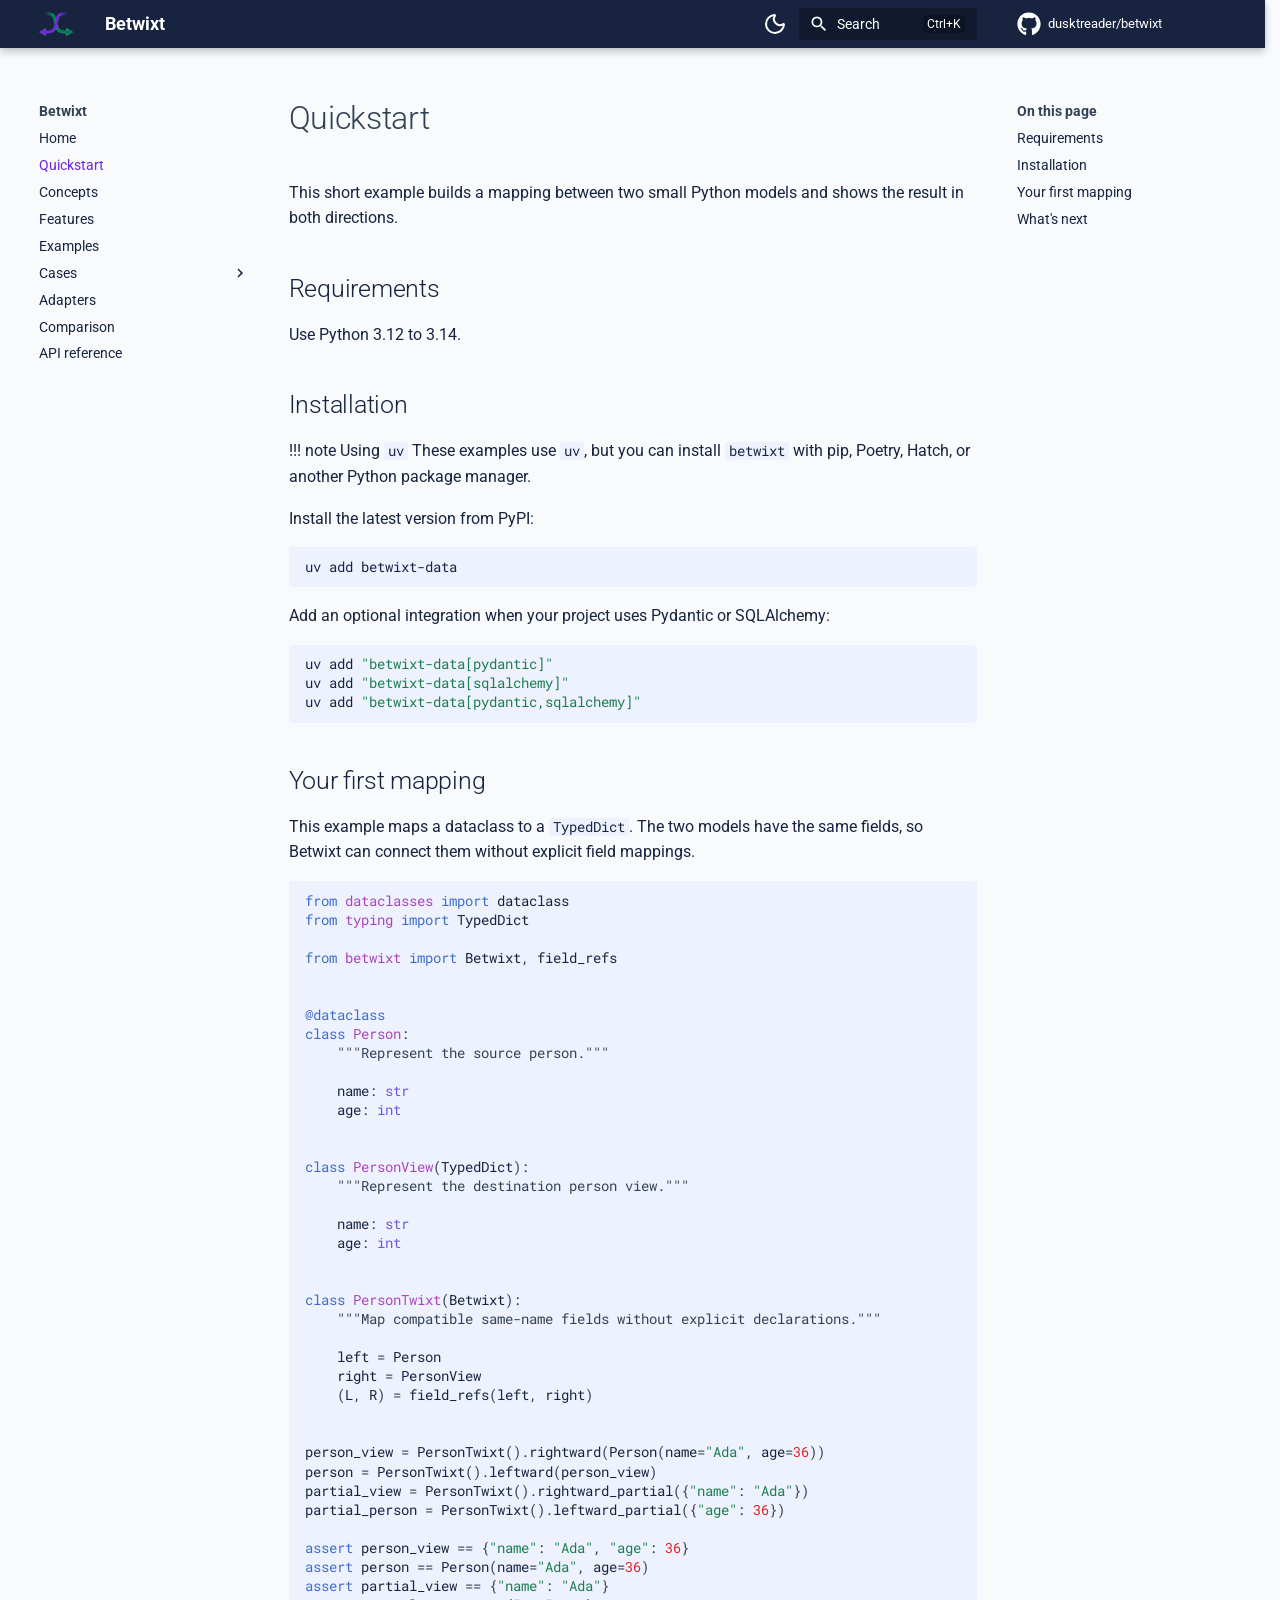
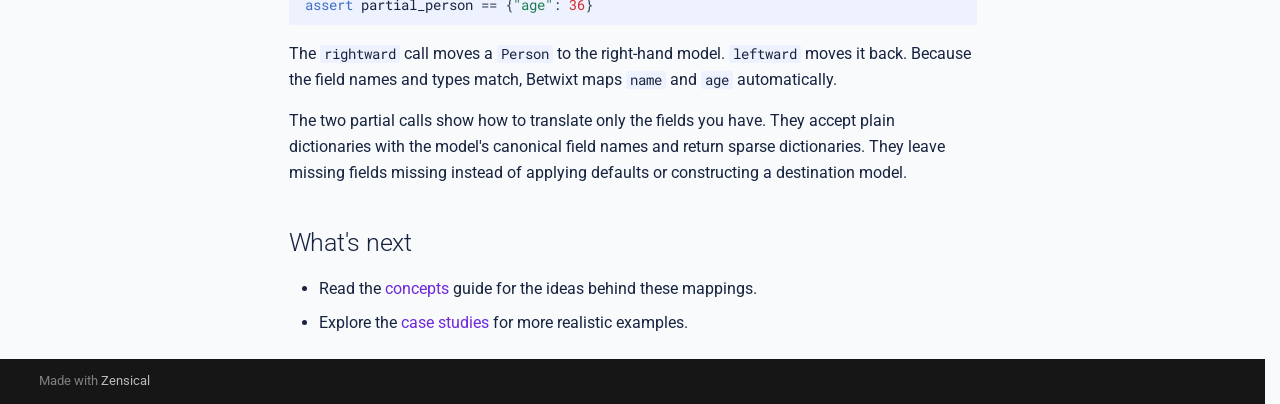
<file: quickstart/index.html>
<!doctype html>
<html lang="en" class="no-js">
  <head>
    
      <meta charset="utf-8">
      <meta name="viewport" content="width=device-width,initial-scale=1">
      
      
      
        <link rel="canonical" href="https://dusktreader.github.io/betwixt/quickstart/">
      
      
        <link rel="prev" href="..">
      
      
        <link rel="next" href="../concepts/">
      
      
        
      
      
      <link rel="icon" href="../static/icon.png">
      <meta name="generator" content="zensical-0.0.13">
    
    
      
        <title>Quickstart - Betwixt</title>
      
    
    
      
        
      
      <link rel="stylesheet" href="../assets/stylesheets/classic/main.70d17ad7.min.css">
      
        
          
        
        <link rel="stylesheet" href="../assets/stylesheets/classic/palette.7dc9a0ad.min.css">
      
      
  
  
    
  
    
  
    
  
    
  
    
  
    
  
    
  
    
  
    
  
    
  
    
  
    
  
  
  <style>:root{}</style>



    
    
      
    
    
      
        
        
        <link rel="preconnect" href="https://fonts.gstatic.com" crossorigin>
        <link rel="stylesheet" href="https://fonts.googleapis.com/css?family=Roboto:300,300i,400,400i,500,500i,700,700i%7CRoboto+Mono:400,400i,700,700i&display=fallback">
        <style>:root{--md-text-font:"Roboto";--md-code-font:"Roboto Mono"}</style>
      
    
    
      <link rel="stylesheet" href="../stylesheets/extra.css">
    
    <script>__md_scope=new URL("..",location),__md_hash=e=>[...e].reduce(((e,t)=>(e<<5)-e+t.charCodeAt(0)),0),__md_get=(e,t=localStorage,a=__md_scope)=>JSON.parse(t.getItem(a.pathname+"."+e)),__md_set=(e,t,a=localStorage,_=__md_scope)=>{try{a.setItem(_.pathname+"."+e,JSON.stringify(t))}catch(e){}},document.documentElement.setAttribute("data-platform",navigator.platform)</script>
    
      

    
    
  </head>
  
  
    
    
      
    
    
    
    
    <body dir="ltr" data-md-color-scheme="default" data-md-color-primary="deep-purple" data-md-color-accent="teal">
  
    
    <input class="md-toggle" data-md-toggle="drawer" type="checkbox" id="__drawer" autocomplete="off">
    <input class="md-toggle" data-md-toggle="search" type="checkbox" id="__search" autocomplete="off">
    <label class="md-overlay" for="__drawer"></label>
    <div data-md-component="skip">
      
        
        <a href="#quickstart" class="md-skip">
          Skip to content
        </a>
      
    </div>
    <div data-md-component="announce">
      
    </div>
    
    
      

  

<header class="md-header md-header--shadow" data-md-component="header">
  <nav class="md-header__inner md-grid" aria-label="Header">
    <a href=".." title="Betwixt" class="md-header__button md-logo" aria-label="Betwixt" data-md-component="logo">
      
  <img src="../static/icon.png" alt="logo">

    </a>
    <label class="md-header__button md-icon" for="__drawer">
      
      <svg xmlns="http://www.w3.org/2000/svg" viewBox="0 0 24 24"><path d="M3 6h18v2H3zm0 5h18v2H3zm0 5h18v2H3z"/></svg>
    </label>
    <div class="md-header__title" data-md-component="header-title">
      <div class="md-header__ellipsis">
        <div class="md-header__topic">
          <span class="md-ellipsis">
            Betwixt
          </span>
        </div>
        <div class="md-header__topic" data-md-component="header-topic">
          <span class="md-ellipsis">
            
              Quickstart
            
          </span>
        </div>
      </div>
    </div>
    
      
        <form class="md-header__option" data-md-component="palette">
  
    
    
    
    <input class="md-option" data-md-color-media="none" data-md-color-scheme="default" data-md-color-primary="deep-purple" data-md-color-accent="teal"  aria-label="Switch to dark mode"  type="radio" name="__palette" id="__palette_0">
    
      <label class="md-header__button md-icon" title="Switch to dark mode" for="__palette_1" hidden>
        <svg xmlns="http://www.w3.org/2000/svg" fill="none" stroke="currentColor" stroke-linecap="round" stroke-linejoin="round" stroke-width="2" class="lucide lucide-moon" viewBox="0 0 24 24"><path d="M20.985 12.486a9 9 0 1 1-9.473-9.472c.405-.022.617.46.402.803a6 6 0 0 0 8.268 8.268c.344-.215.825-.004.803.401"/></svg>
      </label>
    
  
    
    
    
    <input class="md-option" data-md-color-media="none" data-md-color-scheme="slate" data-md-color-primary="deep-purple" data-md-color-accent="teal"  aria-label="Switch to light mode"  type="radio" name="__palette" id="__palette_1">
    
      <label class="md-header__button md-icon" title="Switch to light mode" for="__palette_0" hidden>
        <svg xmlns="http://www.w3.org/2000/svg" fill="none" stroke="currentColor" stroke-linecap="round" stroke-linejoin="round" stroke-width="2" class="lucide lucide-sun" viewBox="0 0 24 24"><circle cx="12" cy="12" r="4"/><path d="M12 2v2M12 20v2M4.93 4.93l1.41 1.41M17.66 17.66l1.41 1.41M2 12h2M20 12h2M6.34 17.66l-1.41 1.41M19.07 4.93l-1.41 1.41"/></svg>
      </label>
    
  
</form>
      
    
    
      <script>var palette=__md_get("__palette");if(palette&&palette.color){if("(prefers-color-scheme)"===palette.color.media){var media=matchMedia("(prefers-color-scheme: light)"),input=document.querySelector(media.matches?"[data-md-color-media='(prefers-color-scheme: light)']":"[data-md-color-media='(prefers-color-scheme: dark)']");palette.color.media=input.getAttribute("data-md-color-media"),palette.color.scheme=input.getAttribute("data-md-color-scheme"),palette.color.primary=input.getAttribute("data-md-color-primary"),palette.color.accent=input.getAttribute("data-md-color-accent")}for(var[key,value]of Object.entries(palette.color))document.body.setAttribute("data-md-color-"+key,value)}</script>
    
    
    
      
      
        <label class="md-header__button md-icon" for="__search">
          
          <svg xmlns="http://www.w3.org/2000/svg" viewBox="0 0 24 24"><path d="M9.5 3A6.5 6.5 0 0 1 16 9.5c0 1.61-.59 3.09-1.56 4.23l.27.27h.79l5 5-1.5 1.5-5-5v-.79l-.27-.27A6.52 6.52 0 0 1 9.5 16 6.5 6.5 0 0 1 3 9.5 6.5 6.5 0 0 1 9.5 3m0 2C7 5 5 7 5 9.5S7 14 9.5 14 14 12 14 9.5 12 5 9.5 5"/></svg>
        </label>
        <div class="md-search" data-md-component="search" role="dialog" aria-label="Search">
  <button type="button" class="md-search__button">
    Search
  </button>
</div>
      
    
    <div class="md-header__source">
      
        <a href="https://github.com/dusktreader/betwixt" title="Go to repository" class="md-source" data-md-component="source">
  <div class="md-source__icon md-icon">
    
    <svg xmlns="http://www.w3.org/2000/svg" viewBox="0 0 512 512"><!--! Font Awesome Free 7.1.0 by @fontawesome - https://fontawesome.com License - https://fontawesome.com/license/free (Icons: CC BY 4.0, Fonts: SIL OFL 1.1, Code: MIT License) Copyright 2025 Fonticons, Inc.--><path fill="currentColor" d="M173.9 397.4c0 2-2.3 3.6-5.2 3.6-3.3.3-5.6-1.3-5.6-3.6 0-2 2.3-3.6 5.2-3.6 3-.3 5.6 1.3 5.6 3.6m-31.1-4.5c-.7 2 1.3 4.3 4.3 4.9 2.6 1 5.6 0 6.2-2s-1.3-4.3-4.3-5.2c-2.6-.7-5.5.3-6.2 2.3m44.2-1.7c-2.9.7-4.9 2.6-4.6 4.9.3 2 2.9 3.3 5.9 2.6 2.9-.7 4.9-2.6 4.6-4.6-.3-1.9-3-3.2-5.9-2.9M252.8 8C114.1 8 8 113.3 8 252c0 110.9 69.8 205.8 169.5 239.2 12.8 2.3 17.3-5.6 17.3-12.1 0-6.2-.3-40.4-.3-61.4 0 0-70 15-84.7-29.8 0 0-11.4-29.1-27.8-36.6 0 0-22.9-15.7 1.6-15.4 0 0 24.9 2 38.6 25.8 21.9 38.6 58.6 27.5 72.9 20.9 2.3-16 8.8-27.1 16-33.7-55.9-6.2-112.3-14.3-112.3-110.5 0-27.5 7.6-41.3 23.6-58.9-2.6-6.5-11.1-33.3 2.6-67.9 20.9-6.5 69 27 69 27 20-5.6 41.5-8.5 62.8-8.5s42.8 2.9 62.8 8.5c0 0 48.1-33.6 69-27 13.7 34.7 5.2 61.4 2.6 67.9 16 17.7 25.8 31.5 25.8 58.9 0 96.5-58.9 104.2-114.8 110.5 9.2 7.9 17 22.9 17 46.4 0 33.7-.3 75.4-.3 83.6 0 6.5 4.6 14.4 17.3 12.1C436.2 457.8 504 362.9 504 252 504 113.3 391.5 8 252.8 8M105.2 352.9c-1.3 1-1 3.3.7 5.2 1.6 1.6 3.9 2.3 5.2 1 1.3-1 1-3.3-.7-5.2-1.6-1.6-3.9-2.3-5.2-1m-10.8-8.1c-.7 1.3.3 2.9 2.3 3.9 1.6 1 3.6.7 4.3-.7.7-1.3-.3-2.9-2.3-3.9-2-.6-3.6-.3-4.3.7m32.4 35.6c-1.6 1.3-1 4.3 1.3 6.2 2.3 2.3 5.2 2.6 6.5 1 1.3-1.3.7-4.3-1.3-6.2-2.2-2.3-5.2-2.6-6.5-1m-11.4-14.7c-1.6 1-1.6 3.6 0 5.9s4.3 3.3 5.6 2.3c1.6-1.3 1.6-3.9 0-6.2-1.4-2.3-4-3.3-5.6-2"/></svg>
  </div>
  <div class="md-source__repository">
    dusktreader/betwixt
  </div>
</a>
      
    </div>
  </nav>
  
</header>
    
    <div class="md-container" data-md-component="container">
      
      
        
          
        
      
      <main class="md-main" data-md-component="main">
        <div class="md-main__inner md-grid">
          
            
              
              <div class="md-sidebar md-sidebar--primary" data-md-component="sidebar" data-md-type="navigation" >
                <div class="md-sidebar__scrollwrap">
                  <div class="md-sidebar__inner">
                    



<nav class="md-nav md-nav--primary" aria-label="Navigation" data-md-level="0">
  <label class="md-nav__title" for="__drawer">
    <a href=".." title="Betwixt" class="md-nav__button md-logo" aria-label="Betwixt" data-md-component="logo">
      
  <img src="../static/icon.png" alt="logo">

    </a>
    Betwixt
  </label>
  
    <div class="md-nav__source">
      <a href="https://github.com/dusktreader/betwixt" title="Go to repository" class="md-source" data-md-component="source">
  <div class="md-source__icon md-icon">
    
    <svg xmlns="http://www.w3.org/2000/svg" viewBox="0 0 512 512"><!--! Font Awesome Free 7.1.0 by @fontawesome - https://fontawesome.com License - https://fontawesome.com/license/free (Icons: CC BY 4.0, Fonts: SIL OFL 1.1, Code: MIT License) Copyright 2025 Fonticons, Inc.--><path fill="currentColor" d="M173.9 397.4c0 2-2.3 3.6-5.2 3.6-3.3.3-5.6-1.3-5.6-3.6 0-2 2.3-3.6 5.2-3.6 3-.3 5.6 1.3 5.6 3.6m-31.1-4.5c-.7 2 1.3 4.3 4.3 4.9 2.6 1 5.6 0 6.2-2s-1.3-4.3-4.3-5.2c-2.6-.7-5.5.3-6.2 2.3m44.2-1.7c-2.9.7-4.9 2.6-4.6 4.9.3 2 2.9 3.3 5.9 2.6 2.9-.7 4.9-2.6 4.6-4.6-.3-1.9-3-3.2-5.9-2.9M252.8 8C114.1 8 8 113.3 8 252c0 110.9 69.8 205.8 169.5 239.2 12.8 2.3 17.3-5.6 17.3-12.1 0-6.2-.3-40.4-.3-61.4 0 0-70 15-84.7-29.8 0 0-11.4-29.1-27.8-36.6 0 0-22.9-15.7 1.6-15.4 0 0 24.9 2 38.6 25.8 21.9 38.6 58.6 27.5 72.9 20.9 2.3-16 8.8-27.1 16-33.7-55.9-6.2-112.3-14.3-112.3-110.5 0-27.5 7.6-41.3 23.6-58.9-2.6-6.5-11.1-33.3 2.6-67.9 20.9-6.5 69 27 69 27 20-5.6 41.5-8.5 62.8-8.5s42.8 2.9 62.8 8.5c0 0 48.1-33.6 69-27 13.7 34.7 5.2 61.4 2.6 67.9 16 17.7 25.8 31.5 25.8 58.9 0 96.5-58.9 104.2-114.8 110.5 9.2 7.9 17 22.9 17 46.4 0 33.7-.3 75.4-.3 83.6 0 6.5 4.6 14.4 17.3 12.1C436.2 457.8 504 362.9 504 252 504 113.3 391.5 8 252.8 8M105.2 352.9c-1.3 1-1 3.3.7 5.2 1.6 1.6 3.9 2.3 5.2 1 1.3-1 1-3.3-.7-5.2-1.6-1.6-3.9-2.3-5.2-1m-10.8-8.1c-.7 1.3.3 2.9 2.3 3.9 1.6 1 3.6.7 4.3-.7.7-1.3-.3-2.9-2.3-3.9-2-.6-3.6-.3-4.3.7m32.4 35.6c-1.6 1.3-1 4.3 1.3 6.2 2.3 2.3 5.2 2.6 6.5 1 1.3-1.3.7-4.3-1.3-6.2-2.2-2.3-5.2-2.6-6.5-1m-11.4-14.7c-1.6 1-1.6 3.6 0 5.9s4.3 3.3 5.6 2.3c1.6-1.3 1.6-3.9 0-6.2-1.4-2.3-4-3.3-5.6-2"/></svg>
  </div>
  <div class="md-source__repository">
    dusktreader/betwixt
  </div>
</a>
    </div>
  
  <ul class="md-nav__list" data-md-scrollfix>
    
      
      
  
  
  
  
    <li class="md-nav__item">
      <a href=".." class="md-nav__link">
        
  
  
  <span class="md-ellipsis">
    
  
    Home
  

    
  </span>
  
  

      </a>
    </li>
  

    
      
      
  
  
    
  
  
  
    <li class="md-nav__item md-nav__item--active">
      
      <input class="md-nav__toggle md-toggle" type="checkbox" id="__toc">
      
      
        
      
      
        <label class="md-nav__link md-nav__link--active" for="__toc">
          
  
  
  <span class="md-ellipsis">
    
  
    Quickstart
  

    
  </span>
  
  

          <span class="md-nav__icon md-icon"></span>
        </label>
      
      <a href="./" class="md-nav__link md-nav__link--active">
        
  
  
  <span class="md-ellipsis">
    
  
    Quickstart
  

    
  </span>
  
  

      </a>
      
        


<nav class="md-nav md-nav--secondary" aria-label="On this page">
  
  
  
    
  
  
    <label class="md-nav__title" for="__toc">
      <span class="md-nav__icon md-icon"></span>
      On this page
    </label>
    <ul class="md-nav__list" data-md-component="toc" data-md-scrollfix>
      
        <li class="md-nav__item">
  <a href="#requirements" class="md-nav__link">
    <span class="md-ellipsis">
      
        Requirements
      
    </span>
  </a>
  
</li>
      
        <li class="md-nav__item">
  <a href="#installation" class="md-nav__link">
    <span class="md-ellipsis">
      
        Installation
      
    </span>
  </a>
  
</li>
      
        <li class="md-nav__item">
  <a href="#your-first-mapping" class="md-nav__link">
    <span class="md-ellipsis">
      
        Your first mapping
      
    </span>
  </a>
  
</li>
      
        <li class="md-nav__item">
  <a href="#whats-next" class="md-nav__link">
    <span class="md-ellipsis">
      
        What's next
      
    </span>
  </a>
  
</li>
      
    </ul>
  
</nav>
      
    </li>
  

    
      
      
  
  
  
  
    <li class="md-nav__item">
      <a href="../concepts/" class="md-nav__link">
        
  
  
  <span class="md-ellipsis">
    
  
    Concepts
  

    
  </span>
  
  

      </a>
    </li>
  

    
      
      
  
  
  
  
    <li class="md-nav__item">
      <a href="../features/" class="md-nav__link">
        
  
  
  <span class="md-ellipsis">
    
  
    Features
  

    
  </span>
  
  

      </a>
    </li>
  

    
      
      
  
  
  
  
    <li class="md-nav__item">
      <a href="../examples/" class="md-nav__link">
        
  
  
  <span class="md-ellipsis">
    
  
    Examples
  

    
  </span>
  
  

      </a>
    </li>
  

    
      
      
  
  
  
  
    
    
    
    
    
    <li class="md-nav__item md-nav__item--nested">
      
        
        
        <input class="md-nav__toggle md-toggle " type="checkbox" id="__nav_6" >
        
          
          <label class="md-nav__link" for="__nav_6" id="__nav_6_label" tabindex="0">
            
  
  
  <span class="md-ellipsis">
    
  
    Cases
  

    
  </span>
  
  

            <span class="md-nav__icon md-icon"></span>
          </label>
        
        <nav class="md-nav" data-md-level="1" aria-labelledby="__nav_6_label" aria-expanded="false">
          <label class="md-nav__title" for="__nav_6">
            <span class="md-nav__icon md-icon"></span>
            
  
    Cases
  

          </label>
          <ul class="md-nav__list" data-md-scrollfix>
            
              
                
  
  
  
  
    <li class="md-nav__item">
      <a href="../cases/" class="md-nav__link">
        
  
  
  <span class="md-ellipsis">
    
  
    Case studies
  

    
  </span>
  
  

      </a>
    </li>
  

              
            
              
                
  
  
  
  
    <li class="md-nav__item">
      <a href="../cases/user/" class="md-nav__link">
        
  
  
  <span class="md-ellipsis">
    
  
    User case
  

    
  </span>
  
  

      </a>
    </li>
  

              
            
              
                
  
  
  
  
    <li class="md-nav__item">
      <a href="../cases/payment/" class="md-nav__link">
        
  
  
  <span class="md-ellipsis">
    
  
    Payment case
  

    
  </span>
  
  

      </a>
    </li>
  

              
            
              
                
  
  
  
  
    <li class="md-nav__item">
      <a href="../cases/order/" class="md-nav__link">
        
  
  
  <span class="md-ellipsis">
    
  
    Order case
  

    
  </span>
  
  

      </a>
    </li>
  

              
            
              
                
  
  
  
  
    <li class="md-nav__item">
      <a href="../cases/checkout/" class="md-nav__link">
        
  
  
  <span class="md-ellipsis">
    
  
    Checkout case
  

    
  </span>
  
  

      </a>
    </li>
  

              
            
          </ul>
        </nav>
      
    </li>
  

    
      
      
  
  
  
  
    <li class="md-nav__item">
      <a href="../adapters/" class="md-nav__link">
        
  
  
  <span class="md-ellipsis">
    
  
    Adapters
  

    
  </span>
  
  

      </a>
    </li>
  

    
      
      
  
  
  
  
    <li class="md-nav__item">
      <a href="../comparison/" class="md-nav__link">
        
  
  
  <span class="md-ellipsis">
    
  
    Comparison
  

    
  </span>
  
  

      </a>
    </li>
  

    
      
      
  
  
  
  
    <li class="md-nav__item">
      <a href="../api-reference/" class="md-nav__link">
        
  
  
  <span class="md-ellipsis">
    
  
    API reference
  

    
  </span>
  
  

      </a>
    </li>
  

    
  </ul>
</nav>
                  </div>
                </div>
              </div>
            
            
              
              <div class="md-sidebar md-sidebar--secondary" data-md-component="sidebar" data-md-type="toc" >
                <div class="md-sidebar__scrollwrap">
                  <div class="md-sidebar__inner">
                    


<nav class="md-nav md-nav--secondary" aria-label="On this page">
  
  
  
    
  
  
    <label class="md-nav__title" for="__toc">
      <span class="md-nav__icon md-icon"></span>
      On this page
    </label>
    <ul class="md-nav__list" data-md-component="toc" data-md-scrollfix>
      
        <li class="md-nav__item">
  <a href="#requirements" class="md-nav__link">
    <span class="md-ellipsis">
      
        Requirements
      
    </span>
  </a>
  
</li>
      
        <li class="md-nav__item">
  <a href="#installation" class="md-nav__link">
    <span class="md-ellipsis">
      
        Installation
      
    </span>
  </a>
  
</li>
      
        <li class="md-nav__item">
  <a href="#your-first-mapping" class="md-nav__link">
    <span class="md-ellipsis">
      
        Your first mapping
      
    </span>
  </a>
  
</li>
      
        <li class="md-nav__item">
  <a href="#whats-next" class="md-nav__link">
    <span class="md-ellipsis">
      
        What's next
      
    </span>
  </a>
  
</li>
      
    </ul>
  
</nav>
                  </div>
                </div>
              </div>
            
          
          
            <div class="md-content" data-md-component="content">
              
              <article class="md-content__inner md-typeset">
                
                  
  
  


<h1 id="quickstart">Quickstart<a class="headerlink" href="#quickstart" title="Permanent link">&para;</a></h1>
<p>This short example builds a mapping between two small Python models and shows the result in both directions.</p>
<h2 id="requirements">Requirements<a class="headerlink" href="#requirements" title="Permanent link">&para;</a></h2>
<p>Use Python 3.12 to 3.14.</p>
<h2 id="installation">Installation<a class="headerlink" href="#installation" title="Permanent link">&para;</a></h2>
<p>!!! note Using <code>uv</code>
    These examples use <code>uv</code>, but you can install <code>betwixt</code> with pip, Poetry, Hatch, or another Python package manager.</p>
<p>Install the latest version from PyPI:</p>
<div class="language-shell highlight"><pre><span></span><code><span id="__span-0-1"><a id="__codelineno-0-1" name="__codelineno-0-1" href="#__codelineno-0-1"></a>uv<span class="w"> </span>add<span class="w"> </span>betwixt-data
</span></code></pre></div>
<p>Add an optional integration when your project uses Pydantic or SQLAlchemy:</p>
<div class="language-shell highlight"><pre><span></span><code><span id="__span-1-1"><a id="__codelineno-1-1" name="__codelineno-1-1" href="#__codelineno-1-1"></a>uv<span class="w"> </span>add<span class="w"> </span><span class="s2">&quot;betwixt-data[pydantic]&quot;</span>
</span><span id="__span-1-2"><a id="__codelineno-1-2" name="__codelineno-1-2" href="#__codelineno-1-2"></a>uv<span class="w"> </span>add<span class="w"> </span><span class="s2">&quot;betwixt-data[sqlalchemy]&quot;</span>
</span><span id="__span-1-3"><a id="__codelineno-1-3" name="__codelineno-1-3" href="#__codelineno-1-3"></a>uv<span class="w"> </span>add<span class="w"> </span><span class="s2">&quot;betwixt-data[pydantic,sqlalchemy]&quot;</span>
</span></code></pre></div>
<h2 id="your-first-mapping">Your first mapping<a class="headerlink" href="#your-first-mapping" title="Permanent link">&para;</a></h2>
<p>This example maps a dataclass to a <code>TypedDict</code>. The two models have the same fields, so Betwixt can connect them without
explicit field mappings.</p>
<div class="language-python highlight"><pre><span></span><code><span id="__span-2-1"><a id="__codelineno-2-1" name="__codelineno-2-1" href="#__codelineno-2-1"></a><span class="kn">from</span><span class="w"> </span><span class="nn">dataclasses</span><span class="w"> </span><span class="kn">import</span> <span class="n">dataclass</span>
</span><span id="__span-2-2"><a id="__codelineno-2-2" name="__codelineno-2-2" href="#__codelineno-2-2"></a><span class="kn">from</span><span class="w"> </span><span class="nn">typing</span><span class="w"> </span><span class="kn">import</span> <span class="n">TypedDict</span>
</span><span id="__span-2-3"><a id="__codelineno-2-3" name="__codelineno-2-3" href="#__codelineno-2-3"></a>
</span><span id="__span-2-4"><a id="__codelineno-2-4" name="__codelineno-2-4" href="#__codelineno-2-4"></a><span class="kn">from</span><span class="w"> </span><span class="nn">betwixt</span><span class="w"> </span><span class="kn">import</span> <span class="n">Betwixt</span><span class="p">,</span> <span class="n">field_refs</span>
</span><span id="__span-2-5"><a id="__codelineno-2-5" name="__codelineno-2-5" href="#__codelineno-2-5"></a>
</span><span id="__span-2-6"><a id="__codelineno-2-6" name="__codelineno-2-6" href="#__codelineno-2-6"></a>
</span><span id="__span-2-7"><a id="__codelineno-2-7" name="__codelineno-2-7" href="#__codelineno-2-7"></a><span class="nd">@dataclass</span>
</span><span id="__span-2-8"><a id="__codelineno-2-8" name="__codelineno-2-8" href="#__codelineno-2-8"></a><span class="k">class</span><span class="w"> </span><span class="nc">Person</span><span class="p">:</span>
</span><span id="__span-2-9"><a id="__codelineno-2-9" name="__codelineno-2-9" href="#__codelineno-2-9"></a><span class="w">    </span><span class="sd">&quot;&quot;&quot;Represent the source person.&quot;&quot;&quot;</span>
</span><span id="__span-2-10"><a id="__codelineno-2-10" name="__codelineno-2-10" href="#__codelineno-2-10"></a>
</span><span id="__span-2-11"><a id="__codelineno-2-11" name="__codelineno-2-11" href="#__codelineno-2-11"></a>    <span class="n">name</span><span class="p">:</span> <span class="nb">str</span>
</span><span id="__span-2-12"><a id="__codelineno-2-12" name="__codelineno-2-12" href="#__codelineno-2-12"></a>    <span class="n">age</span><span class="p">:</span> <span class="nb">int</span>
</span><span id="__span-2-13"><a id="__codelineno-2-13" name="__codelineno-2-13" href="#__codelineno-2-13"></a>
</span><span id="__span-2-14"><a id="__codelineno-2-14" name="__codelineno-2-14" href="#__codelineno-2-14"></a>
</span><span id="__span-2-15"><a id="__codelineno-2-15" name="__codelineno-2-15" href="#__codelineno-2-15"></a><span class="k">class</span><span class="w"> </span><span class="nc">PersonView</span><span class="p">(</span><span class="n">TypedDict</span><span class="p">):</span>
</span><span id="__span-2-16"><a id="__codelineno-2-16" name="__codelineno-2-16" href="#__codelineno-2-16"></a><span class="w">    </span><span class="sd">&quot;&quot;&quot;Represent the destination person view.&quot;&quot;&quot;</span>
</span><span id="__span-2-17"><a id="__codelineno-2-17" name="__codelineno-2-17" href="#__codelineno-2-17"></a>
</span><span id="__span-2-18"><a id="__codelineno-2-18" name="__codelineno-2-18" href="#__codelineno-2-18"></a>    <span class="n">name</span><span class="p">:</span> <span class="nb">str</span>
</span><span id="__span-2-19"><a id="__codelineno-2-19" name="__codelineno-2-19" href="#__codelineno-2-19"></a>    <span class="n">age</span><span class="p">:</span> <span class="nb">int</span>
</span><span id="__span-2-20"><a id="__codelineno-2-20" name="__codelineno-2-20" href="#__codelineno-2-20"></a>
</span><span id="__span-2-21"><a id="__codelineno-2-21" name="__codelineno-2-21" href="#__codelineno-2-21"></a>
</span><span id="__span-2-22"><a id="__codelineno-2-22" name="__codelineno-2-22" href="#__codelineno-2-22"></a><span class="k">class</span><span class="w"> </span><span class="nc">PersonTwixt</span><span class="p">(</span><span class="n">Betwixt</span><span class="p">):</span>
</span><span id="__span-2-23"><a id="__codelineno-2-23" name="__codelineno-2-23" href="#__codelineno-2-23"></a><span class="w">    </span><span class="sd">&quot;&quot;&quot;Map compatible same-name fields without explicit declarations.&quot;&quot;&quot;</span>
</span><span id="__span-2-24"><a id="__codelineno-2-24" name="__codelineno-2-24" href="#__codelineno-2-24"></a>
</span><span id="__span-2-25"><a id="__codelineno-2-25" name="__codelineno-2-25" href="#__codelineno-2-25"></a>    <span class="n">left</span> <span class="o">=</span> <span class="n">Person</span>
</span><span id="__span-2-26"><a id="__codelineno-2-26" name="__codelineno-2-26" href="#__codelineno-2-26"></a>    <span class="n">right</span> <span class="o">=</span> <span class="n">PersonView</span>
</span><span id="__span-2-27"><a id="__codelineno-2-27" name="__codelineno-2-27" href="#__codelineno-2-27"></a>    <span class="p">(</span><span class="n">L</span><span class="p">,</span> <span class="n">R</span><span class="p">)</span> <span class="o">=</span> <span class="n">field_refs</span><span class="p">(</span><span class="n">left</span><span class="p">,</span> <span class="n">right</span><span class="p">)</span>
</span><span id="__span-2-28"><a id="__codelineno-2-28" name="__codelineno-2-28" href="#__codelineno-2-28"></a>
</span><span id="__span-2-29"><a id="__codelineno-2-29" name="__codelineno-2-29" href="#__codelineno-2-29"></a>
</span><span id="__span-2-30"><a id="__codelineno-2-30" name="__codelineno-2-30" href="#__codelineno-2-30"></a><span class="n">person_view</span> <span class="o">=</span> <span class="n">PersonTwixt</span><span class="p">()</span><span class="o">.</span><span class="n">rightward</span><span class="p">(</span><span class="n">Person</span><span class="p">(</span><span class="n">name</span><span class="o">=</span><span class="s2">&quot;Ada&quot;</span><span class="p">,</span> <span class="n">age</span><span class="o">=</span><span class="mi">36</span><span class="p">))</span>
</span><span id="__span-2-31"><a id="__codelineno-2-31" name="__codelineno-2-31" href="#__codelineno-2-31"></a><span class="n">person</span> <span class="o">=</span> <span class="n">PersonTwixt</span><span class="p">()</span><span class="o">.</span><span class="n">leftward</span><span class="p">(</span><span class="n">person_view</span><span class="p">)</span>
</span><span id="__span-2-32"><a id="__codelineno-2-32" name="__codelineno-2-32" href="#__codelineno-2-32"></a><span class="n">partial_view</span> <span class="o">=</span> <span class="n">PersonTwixt</span><span class="p">()</span><span class="o">.</span><span class="n">rightward_partial</span><span class="p">({</span><span class="s2">&quot;name&quot;</span><span class="p">:</span> <span class="s2">&quot;Ada&quot;</span><span class="p">})</span>
</span><span id="__span-2-33"><a id="__codelineno-2-33" name="__codelineno-2-33" href="#__codelineno-2-33"></a><span class="n">partial_person</span> <span class="o">=</span> <span class="n">PersonTwixt</span><span class="p">()</span><span class="o">.</span><span class="n">leftward_partial</span><span class="p">({</span><span class="s2">&quot;age&quot;</span><span class="p">:</span> <span class="mi">36</span><span class="p">})</span>
</span><span id="__span-2-34"><a id="__codelineno-2-34" name="__codelineno-2-34" href="#__codelineno-2-34"></a>
</span><span id="__span-2-35"><a id="__codelineno-2-35" name="__codelineno-2-35" href="#__codelineno-2-35"></a><span class="k">assert</span> <span class="n">person_view</span> <span class="o">==</span> <span class="p">{</span><span class="s2">&quot;name&quot;</span><span class="p">:</span> <span class="s2">&quot;Ada&quot;</span><span class="p">,</span> <span class="s2">&quot;age&quot;</span><span class="p">:</span> <span class="mi">36</span><span class="p">}</span>
</span><span id="__span-2-36"><a id="__codelineno-2-36" name="__codelineno-2-36" href="#__codelineno-2-36"></a><span class="k">assert</span> <span class="n">person</span> <span class="o">==</span> <span class="n">Person</span><span class="p">(</span><span class="n">name</span><span class="o">=</span><span class="s2">&quot;Ada&quot;</span><span class="p">,</span> <span class="n">age</span><span class="o">=</span><span class="mi">36</span><span class="p">)</span>
</span><span id="__span-2-37"><a id="__codelineno-2-37" name="__codelineno-2-37" href="#__codelineno-2-37"></a><span class="k">assert</span> <span class="n">partial_view</span> <span class="o">==</span> <span class="p">{</span><span class="s2">&quot;name&quot;</span><span class="p">:</span> <span class="s2">&quot;Ada&quot;</span><span class="p">}</span>
</span><span id="__span-2-38"><a id="__codelineno-2-38" name="__codelineno-2-38" href="#__codelineno-2-38"></a><span class="k">assert</span> <span class="n">partial_person</span> <span class="o">==</span> <span class="p">{</span><span class="s2">&quot;age&quot;</span><span class="p">:</span> <span class="mi">36</span><span class="p">}</span>
</span></code></pre></div>
<p>The <code>rightward</code> call moves a <code>Person</code> to the right-hand model. <code>leftward</code> moves it back.
Because the field names and types match, Betwixt maps <code>name</code> and <code>age</code> automatically.</p>
<p>The two partial calls show how to translate only the fields you have. They accept plain dictionaries with the model's
canonical field names and return sparse dictionaries. They leave missing fields missing instead of applying defaults or
constructing a destination model.</p>
<h2 id="whats-next">What's next<a class="headerlink" href="#whats-next" title="Permanent link">&para;</a></h2>
<ul>
<li>Read the <a href="../concepts/">concepts</a> guide for the ideas behind these mappings.</li>
<li>Explore the <a href="../cases/">case studies</a> for more realistic examples.</li>
</ul>














                
              </article>
            </div>
          
          
<script>var target=document.getElementById(location.hash.slice(1));target&&target.name&&(target.checked=target.name.startsWith("__tabbed_"))</script>
        </div>
        
      </main>
      
        <footer class="md-footer">
  
  <div class="md-footer-meta md-typeset">
    <div class="md-footer-meta__inner md-grid">
      <div class="md-copyright">
  
  
    Made with
    <a href="https://zensical.org/" target="_blank" rel="noopener">
      Zensical
    </a>
  
</div>
      
    </div>
  </div>
</footer>
      
    </div>
    <div class="md-dialog" data-md-component="dialog">
      <div class="md-dialog__inner md-typeset"></div>
    </div>
    
    
    
      
      
      
      <script id="__config" type="application/json">{"annotate":null,"base":"..","features":[],"search":"../assets/javascripts/workers/search.1bfe1b73.min.js","tags":null,"translations":{"clipboard.copied":"Copied to clipboard","clipboard.copy":"Copy to clipboard","search.result.more.one":"1 more on this page","search.result.more.other":"# more on this page","search.result.none":"No matching documents","search.result.one":"1 matching document","search.result.other":"# matching documents","search.result.placeholder":"Type to start searching","search.result.term.missing":"Missing","select.version":"Select version"},"version":null}</script>
    
    
      <script src="../assets/javascripts/bundle.6008f134.min.js"></script>
      
    
  </body>
</html>
</file>
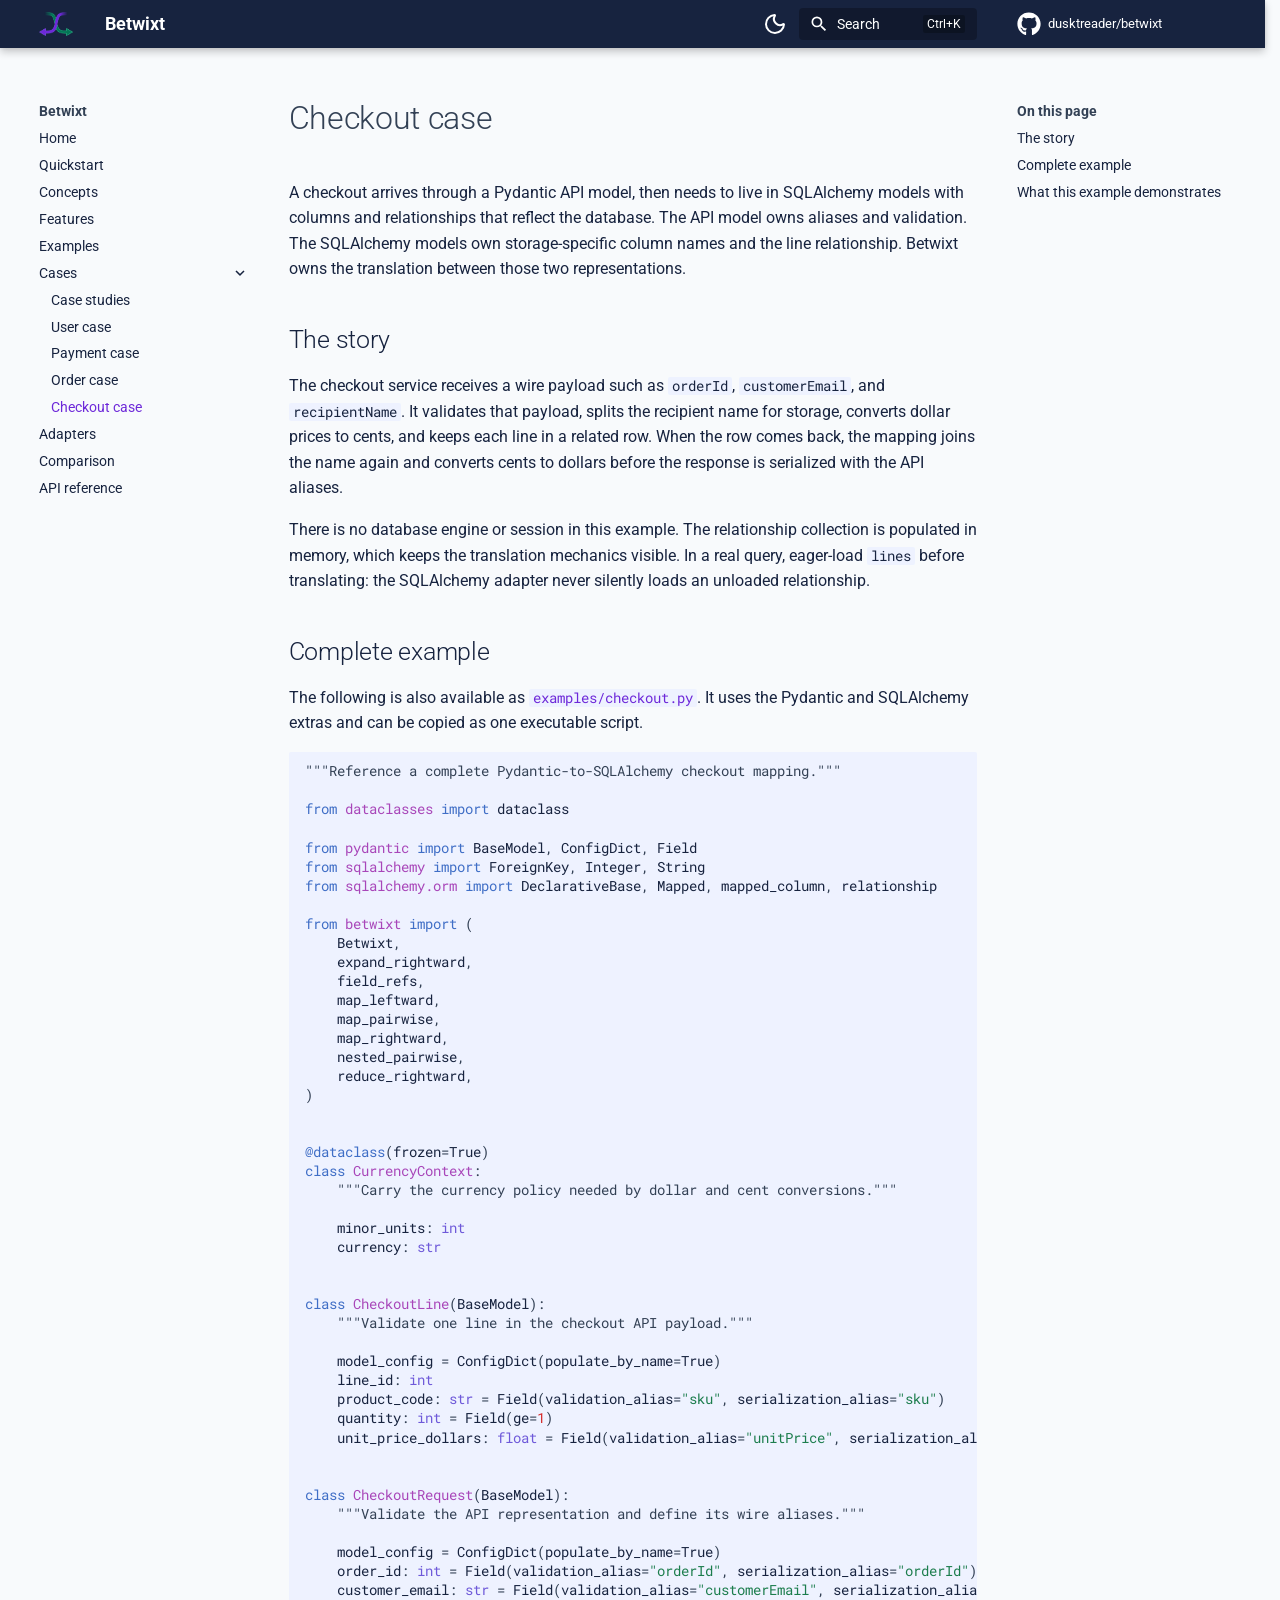
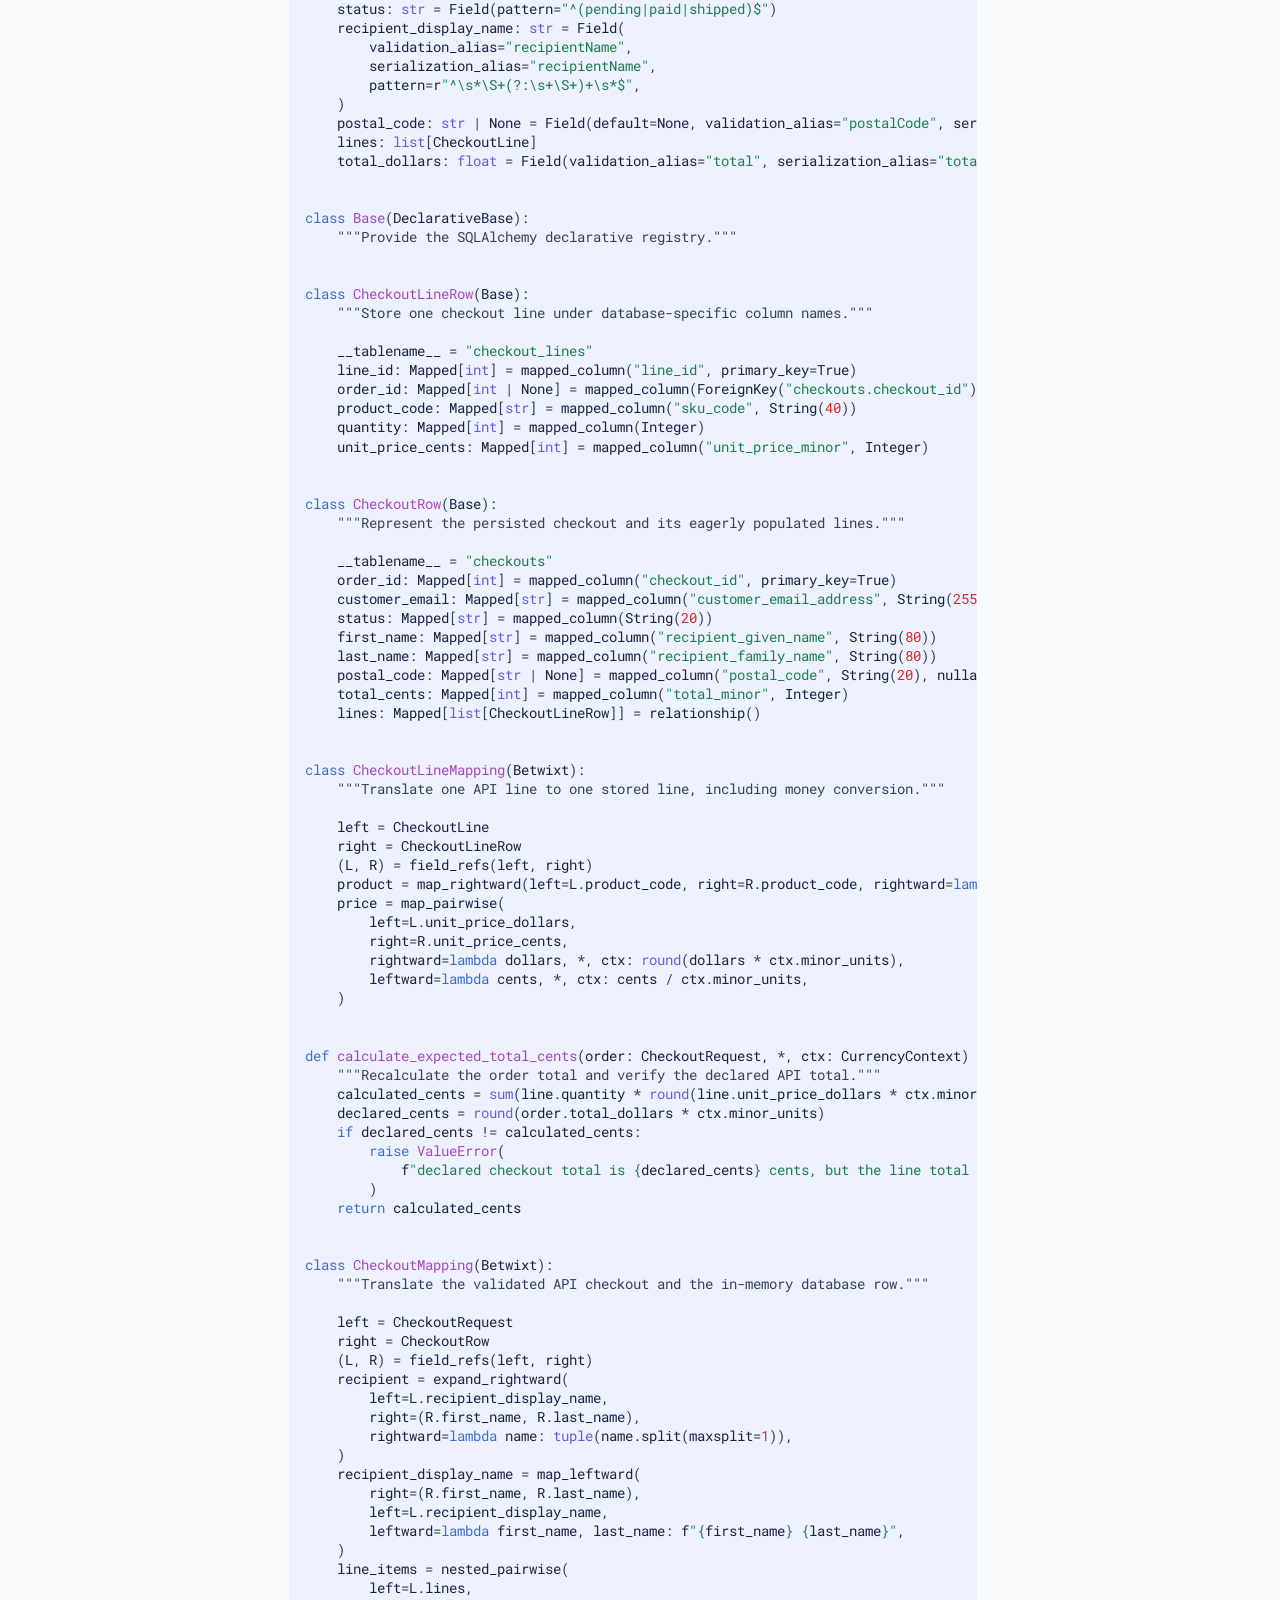
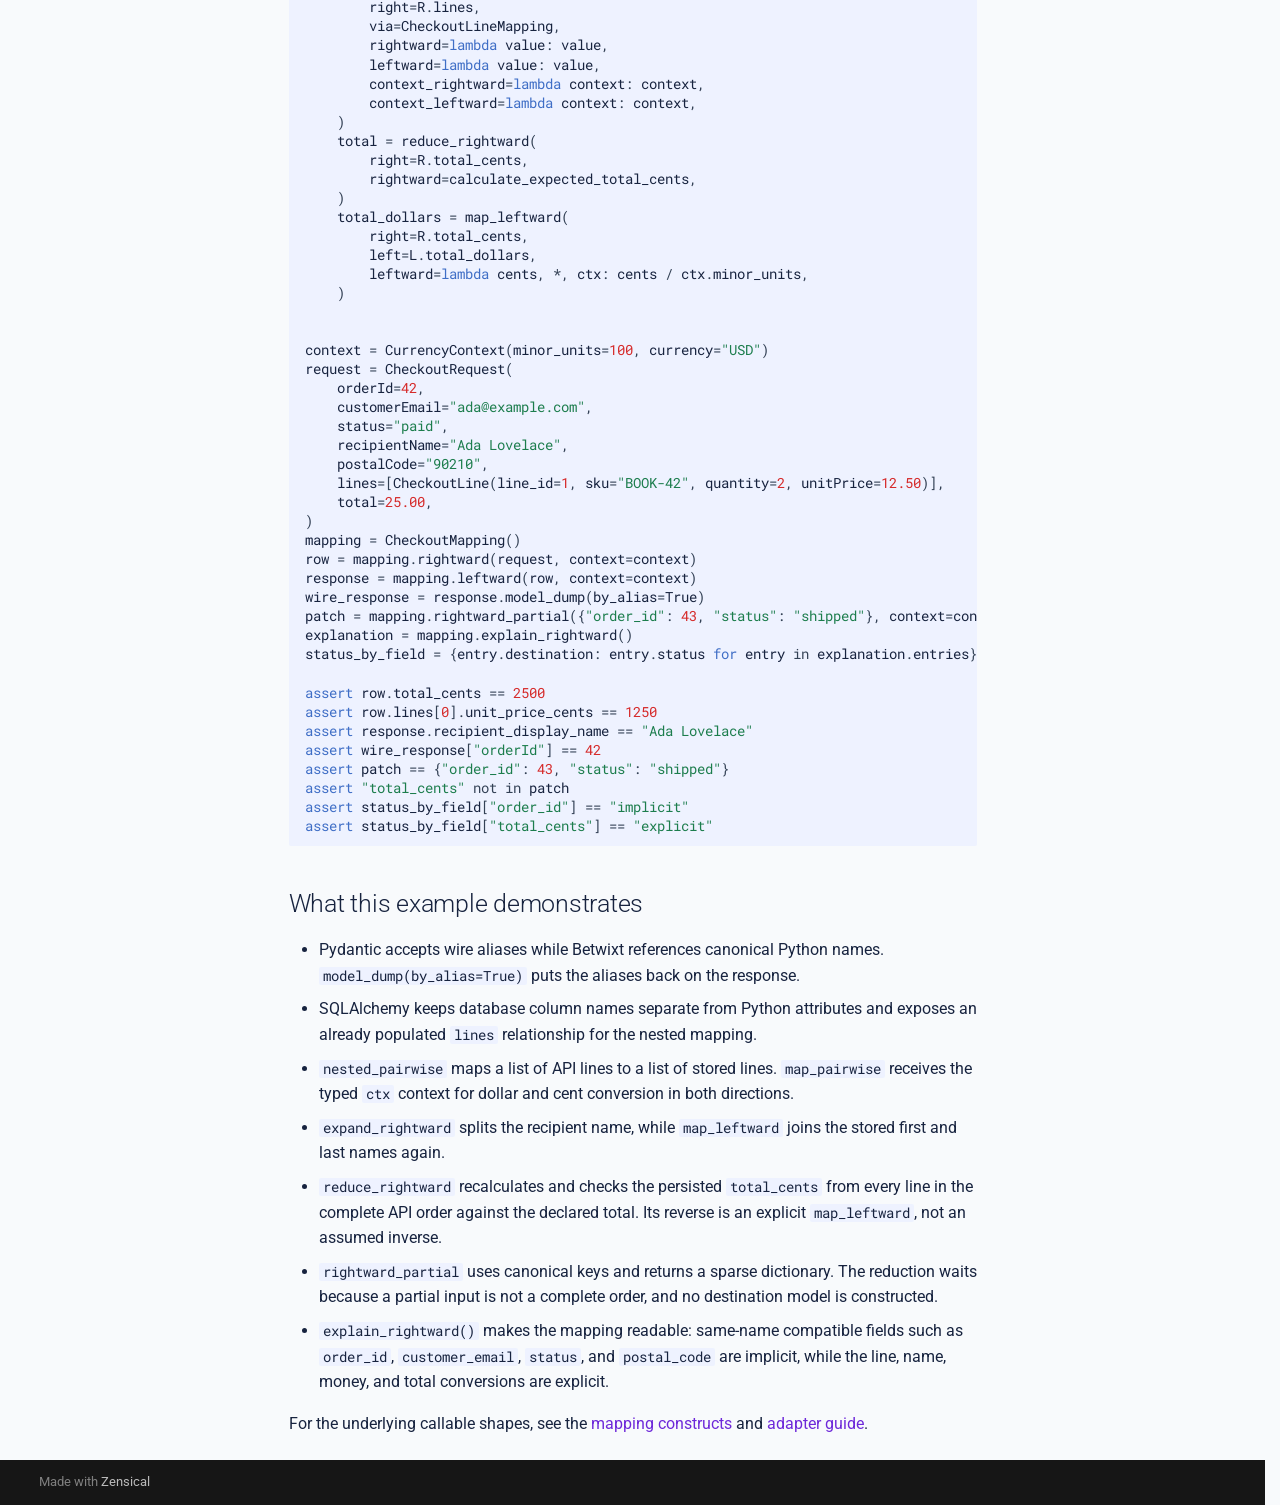
<file: cases/checkout/index.html>
<!doctype html>
<html lang="en" class="no-js">
  <head>
    
      <meta charset="utf-8">
      <meta name="viewport" content="width=device-width,initial-scale=1">
      
      
      
        <link rel="canonical" href="https://dusktreader.github.io/betwixt/cases/checkout/">
      
      
        <link rel="prev" href="../order/">
      
      
        <link rel="next" href="../../adapters/">
      
      
        
      
      
      <link rel="icon" href="../../static/icon.png">
      <meta name="generator" content="zensical-0.0.13">
    
    
      
        <title>Checkout case - Betwixt</title>
      
    
    
      
        
      
      <link rel="stylesheet" href="../../assets/stylesheets/classic/main.70d17ad7.min.css">
      
        
          
        
        <link rel="stylesheet" href="../../assets/stylesheets/classic/palette.7dc9a0ad.min.css">
      
      
  
  
    
  
    
  
    
  
    
  
    
  
    
  
    
  
    
  
    
  
    
  
    
  
    
  
  
  <style>:root{}</style>



    
    
      
    
    
      
        
        
        <link rel="preconnect" href="https://fonts.gstatic.com" crossorigin>
        <link rel="stylesheet" href="https://fonts.googleapis.com/css?family=Roboto:300,300i,400,400i,500,500i,700,700i%7CRoboto+Mono:400,400i,700,700i&display=fallback">
        <style>:root{--md-text-font:"Roboto";--md-code-font:"Roboto Mono"}</style>
      
    
    
      <link rel="stylesheet" href="../../stylesheets/extra.css">
    
    <script>__md_scope=new URL("../..",location),__md_hash=e=>[...e].reduce(((e,t)=>(e<<5)-e+t.charCodeAt(0)),0),__md_get=(e,t=localStorage,a=__md_scope)=>JSON.parse(t.getItem(a.pathname+"."+e)),__md_set=(e,t,a=localStorage,_=__md_scope)=>{try{a.setItem(_.pathname+"."+e,JSON.stringify(t))}catch(e){}},document.documentElement.setAttribute("data-platform",navigator.platform)</script>
    
      

    
    
  </head>
  
  
    
    
      
    
    
    
    
    <body dir="ltr" data-md-color-scheme="default" data-md-color-primary="deep-purple" data-md-color-accent="teal">
  
    
    <input class="md-toggle" data-md-toggle="drawer" type="checkbox" id="__drawer" autocomplete="off">
    <input class="md-toggle" data-md-toggle="search" type="checkbox" id="__search" autocomplete="off">
    <label class="md-overlay" for="__drawer"></label>
    <div data-md-component="skip">
      
        
        <a href="#checkout-case" class="md-skip">
          Skip to content
        </a>
      
    </div>
    <div data-md-component="announce">
      
    </div>
    
    
      

  

<header class="md-header md-header--shadow" data-md-component="header">
  <nav class="md-header__inner md-grid" aria-label="Header">
    <a href="../.." title="Betwixt" class="md-header__button md-logo" aria-label="Betwixt" data-md-component="logo">
      
  <img src="../../static/icon.png" alt="logo">

    </a>
    <label class="md-header__button md-icon" for="__drawer">
      
      <svg xmlns="http://www.w3.org/2000/svg" viewBox="0 0 24 24"><path d="M3 6h18v2H3zm0 5h18v2H3zm0 5h18v2H3z"/></svg>
    </label>
    <div class="md-header__title" data-md-component="header-title">
      <div class="md-header__ellipsis">
        <div class="md-header__topic">
          <span class="md-ellipsis">
            Betwixt
          </span>
        </div>
        <div class="md-header__topic" data-md-component="header-topic">
          <span class="md-ellipsis">
            
              Checkout case
            
          </span>
        </div>
      </div>
    </div>
    
      
        <form class="md-header__option" data-md-component="palette">
  
    
    
    
    <input class="md-option" data-md-color-media="none" data-md-color-scheme="default" data-md-color-primary="deep-purple" data-md-color-accent="teal"  aria-label="Switch to dark mode"  type="radio" name="__palette" id="__palette_0">
    
      <label class="md-header__button md-icon" title="Switch to dark mode" for="__palette_1" hidden>
        <svg xmlns="http://www.w3.org/2000/svg" fill="none" stroke="currentColor" stroke-linecap="round" stroke-linejoin="round" stroke-width="2" class="lucide lucide-moon" viewBox="0 0 24 24"><path d="M20.985 12.486a9 9 0 1 1-9.473-9.472c.405-.022.617.46.402.803a6 6 0 0 0 8.268 8.268c.344-.215.825-.004.803.401"/></svg>
      </label>
    
  
    
    
    
    <input class="md-option" data-md-color-media="none" data-md-color-scheme="slate" data-md-color-primary="deep-purple" data-md-color-accent="teal"  aria-label="Switch to light mode"  type="radio" name="__palette" id="__palette_1">
    
      <label class="md-header__button md-icon" title="Switch to light mode" for="__palette_0" hidden>
        <svg xmlns="http://www.w3.org/2000/svg" fill="none" stroke="currentColor" stroke-linecap="round" stroke-linejoin="round" stroke-width="2" class="lucide lucide-sun" viewBox="0 0 24 24"><circle cx="12" cy="12" r="4"/><path d="M12 2v2M12 20v2M4.93 4.93l1.41 1.41M17.66 17.66l1.41 1.41M2 12h2M20 12h2M6.34 17.66l-1.41 1.41M19.07 4.93l-1.41 1.41"/></svg>
      </label>
    
  
</form>
      
    
    
      <script>var palette=__md_get("__palette");if(palette&&palette.color){if("(prefers-color-scheme)"===palette.color.media){var media=matchMedia("(prefers-color-scheme: light)"),input=document.querySelector(media.matches?"[data-md-color-media='(prefers-color-scheme: light)']":"[data-md-color-media='(prefers-color-scheme: dark)']");palette.color.media=input.getAttribute("data-md-color-media"),palette.color.scheme=input.getAttribute("data-md-color-scheme"),palette.color.primary=input.getAttribute("data-md-color-primary"),palette.color.accent=input.getAttribute("data-md-color-accent")}for(var[key,value]of Object.entries(palette.color))document.body.setAttribute("data-md-color-"+key,value)}</script>
    
    
    
      
      
        <label class="md-header__button md-icon" for="__search">
          
          <svg xmlns="http://www.w3.org/2000/svg" viewBox="0 0 24 24"><path d="M9.5 3A6.5 6.5 0 0 1 16 9.5c0 1.61-.59 3.09-1.56 4.23l.27.27h.79l5 5-1.5 1.5-5-5v-.79l-.27-.27A6.52 6.52 0 0 1 9.5 16 6.5 6.5 0 0 1 3 9.5 6.5 6.5 0 0 1 9.5 3m0 2C7 5 5 7 5 9.5S7 14 9.5 14 14 12 14 9.5 12 5 9.5 5"/></svg>
        </label>
        <div class="md-search" data-md-component="search" role="dialog" aria-label="Search">
  <button type="button" class="md-search__button">
    Search
  </button>
</div>
      
    
    <div class="md-header__source">
      
        <a href="https://github.com/dusktreader/betwixt" title="Go to repository" class="md-source" data-md-component="source">
  <div class="md-source__icon md-icon">
    
    <svg xmlns="http://www.w3.org/2000/svg" viewBox="0 0 512 512"><!--! Font Awesome Free 7.1.0 by @fontawesome - https://fontawesome.com License - https://fontawesome.com/license/free (Icons: CC BY 4.0, Fonts: SIL OFL 1.1, Code: MIT License) Copyright 2025 Fonticons, Inc.--><path fill="currentColor" d="M173.9 397.4c0 2-2.3 3.6-5.2 3.6-3.3.3-5.6-1.3-5.6-3.6 0-2 2.3-3.6 5.2-3.6 3-.3 5.6 1.3 5.6 3.6m-31.1-4.5c-.7 2 1.3 4.3 4.3 4.9 2.6 1 5.6 0 6.2-2s-1.3-4.3-4.3-5.2c-2.6-.7-5.5.3-6.2 2.3m44.2-1.7c-2.9.7-4.9 2.6-4.6 4.9.3 2 2.9 3.3 5.9 2.6 2.9-.7 4.9-2.6 4.6-4.6-.3-1.9-3-3.2-5.9-2.9M252.8 8C114.1 8 8 113.3 8 252c0 110.9 69.8 205.8 169.5 239.2 12.8 2.3 17.3-5.6 17.3-12.1 0-6.2-.3-40.4-.3-61.4 0 0-70 15-84.7-29.8 0 0-11.4-29.1-27.8-36.6 0 0-22.9-15.7 1.6-15.4 0 0 24.9 2 38.6 25.8 21.9 38.6 58.6 27.5 72.9 20.9 2.3-16 8.8-27.1 16-33.7-55.9-6.2-112.3-14.3-112.3-110.5 0-27.5 7.6-41.3 23.6-58.9-2.6-6.5-11.1-33.3 2.6-67.9 20.9-6.5 69 27 69 27 20-5.6 41.5-8.5 62.8-8.5s42.8 2.9 62.8 8.5c0 0 48.1-33.6 69-27 13.7 34.7 5.2 61.4 2.6 67.9 16 17.7 25.8 31.5 25.8 58.9 0 96.5-58.9 104.2-114.8 110.5 9.2 7.9 17 22.9 17 46.4 0 33.7-.3 75.4-.3 83.6 0 6.5 4.6 14.4 17.3 12.1C436.2 457.8 504 362.9 504 252 504 113.3 391.5 8 252.8 8M105.2 352.9c-1.3 1-1 3.3.7 5.2 1.6 1.6 3.9 2.3 5.2 1 1.3-1 1-3.3-.7-5.2-1.6-1.6-3.9-2.3-5.2-1m-10.8-8.1c-.7 1.3.3 2.9 2.3 3.9 1.6 1 3.6.7 4.3-.7.7-1.3-.3-2.9-2.3-3.9-2-.6-3.6-.3-4.3.7m32.4 35.6c-1.6 1.3-1 4.3 1.3 6.2 2.3 2.3 5.2 2.6 6.5 1 1.3-1.3.7-4.3-1.3-6.2-2.2-2.3-5.2-2.6-6.5-1m-11.4-14.7c-1.6 1-1.6 3.6 0 5.9s4.3 3.3 5.6 2.3c1.6-1.3 1.6-3.9 0-6.2-1.4-2.3-4-3.3-5.6-2"/></svg>
  </div>
  <div class="md-source__repository">
    dusktreader/betwixt
  </div>
</a>
      
    </div>
  </nav>
  
</header>
    
    <div class="md-container" data-md-component="container">
      
      
        
          
        
      
      <main class="md-main" data-md-component="main">
        <div class="md-main__inner md-grid">
          
            
              
              <div class="md-sidebar md-sidebar--primary" data-md-component="sidebar" data-md-type="navigation" >
                <div class="md-sidebar__scrollwrap">
                  <div class="md-sidebar__inner">
                    



<nav class="md-nav md-nav--primary" aria-label="Navigation" data-md-level="0">
  <label class="md-nav__title" for="__drawer">
    <a href="../.." title="Betwixt" class="md-nav__button md-logo" aria-label="Betwixt" data-md-component="logo">
      
  <img src="../../static/icon.png" alt="logo">

    </a>
    Betwixt
  </label>
  
    <div class="md-nav__source">
      <a href="https://github.com/dusktreader/betwixt" title="Go to repository" class="md-source" data-md-component="source">
  <div class="md-source__icon md-icon">
    
    <svg xmlns="http://www.w3.org/2000/svg" viewBox="0 0 512 512"><!--! Font Awesome Free 7.1.0 by @fontawesome - https://fontawesome.com License - https://fontawesome.com/license/free (Icons: CC BY 4.0, Fonts: SIL OFL 1.1, Code: MIT License) Copyright 2025 Fonticons, Inc.--><path fill="currentColor" d="M173.9 397.4c0 2-2.3 3.6-5.2 3.6-3.3.3-5.6-1.3-5.6-3.6 0-2 2.3-3.6 5.2-3.6 3-.3 5.6 1.3 5.6 3.6m-31.1-4.5c-.7 2 1.3 4.3 4.3 4.9 2.6 1 5.6 0 6.2-2s-1.3-4.3-4.3-5.2c-2.6-.7-5.5.3-6.2 2.3m44.2-1.7c-2.9.7-4.9 2.6-4.6 4.9.3 2 2.9 3.3 5.9 2.6 2.9-.7 4.9-2.6 4.6-4.6-.3-1.9-3-3.2-5.9-2.9M252.8 8C114.1 8 8 113.3 8 252c0 110.9 69.8 205.8 169.5 239.2 12.8 2.3 17.3-5.6 17.3-12.1 0-6.2-.3-40.4-.3-61.4 0 0-70 15-84.7-29.8 0 0-11.4-29.1-27.8-36.6 0 0-22.9-15.7 1.6-15.4 0 0 24.9 2 38.6 25.8 21.9 38.6 58.6 27.5 72.9 20.9 2.3-16 8.8-27.1 16-33.7-55.9-6.2-112.3-14.3-112.3-110.5 0-27.5 7.6-41.3 23.6-58.9-2.6-6.5-11.1-33.3 2.6-67.9 20.9-6.5 69 27 69 27 20-5.6 41.5-8.5 62.8-8.5s42.8 2.9 62.8 8.5c0 0 48.1-33.6 69-27 13.7 34.7 5.2 61.4 2.6 67.9 16 17.7 25.8 31.5 25.8 58.9 0 96.5-58.9 104.2-114.8 110.5 9.2 7.9 17 22.9 17 46.4 0 33.7-.3 75.4-.3 83.6 0 6.5 4.6 14.4 17.3 12.1C436.2 457.8 504 362.9 504 252 504 113.3 391.5 8 252.8 8M105.2 352.9c-1.3 1-1 3.3.7 5.2 1.6 1.6 3.9 2.3 5.2 1 1.3-1 1-3.3-.7-5.2-1.6-1.6-3.9-2.3-5.2-1m-10.8-8.1c-.7 1.3.3 2.9 2.3 3.9 1.6 1 3.6.7 4.3-.7.7-1.3-.3-2.9-2.3-3.9-2-.6-3.6-.3-4.3.7m32.4 35.6c-1.6 1.3-1 4.3 1.3 6.2 2.3 2.3 5.2 2.6 6.5 1 1.3-1.3.7-4.3-1.3-6.2-2.2-2.3-5.2-2.6-6.5-1m-11.4-14.7c-1.6 1-1.6 3.6 0 5.9s4.3 3.3 5.6 2.3c1.6-1.3 1.6-3.9 0-6.2-1.4-2.3-4-3.3-5.6-2"/></svg>
  </div>
  <div class="md-source__repository">
    dusktreader/betwixt
  </div>
</a>
    </div>
  
  <ul class="md-nav__list" data-md-scrollfix>
    
      
      
  
  
  
  
    <li class="md-nav__item">
      <a href="../.." class="md-nav__link">
        
  
  
  <span class="md-ellipsis">
    
  
    Home
  

    
  </span>
  
  

      </a>
    </li>
  

    
      
      
  
  
  
  
    <li class="md-nav__item">
      <a href="../../quickstart/" class="md-nav__link">
        
  
  
  <span class="md-ellipsis">
    
  
    Quickstart
  

    
  </span>
  
  

      </a>
    </li>
  

    
      
      
  
  
  
  
    <li class="md-nav__item">
      <a href="../../concepts/" class="md-nav__link">
        
  
  
  <span class="md-ellipsis">
    
  
    Concepts
  

    
  </span>
  
  

      </a>
    </li>
  

    
      
      
  
  
  
  
    <li class="md-nav__item">
      <a href="../../features/" class="md-nav__link">
        
  
  
  <span class="md-ellipsis">
    
  
    Features
  

    
  </span>
  
  

      </a>
    </li>
  

    
      
      
  
  
  
  
    <li class="md-nav__item">
      <a href="../../examples/" class="md-nav__link">
        
  
  
  <span class="md-ellipsis">
    
  
    Examples
  

    
  </span>
  
  

      </a>
    </li>
  

    
      
      
  
  
    
  
  
  
    
    
    
    
    
    <li class="md-nav__item md-nav__item--active md-nav__item--nested">
      
        
        
        <input class="md-nav__toggle md-toggle " type="checkbox" id="__nav_6" checked>
        
          
          <label class="md-nav__link" for="__nav_6" id="__nav_6_label" tabindex="0">
            
  
  
  <span class="md-ellipsis">
    
  
    Cases
  

    
  </span>
  
  

            <span class="md-nav__icon md-icon"></span>
          </label>
        
        <nav class="md-nav" data-md-level="1" aria-labelledby="__nav_6_label" aria-expanded="true">
          <label class="md-nav__title" for="__nav_6">
            <span class="md-nav__icon md-icon"></span>
            
  
    Cases
  

          </label>
          <ul class="md-nav__list" data-md-scrollfix>
            
              
                
  
  
  
  
    <li class="md-nav__item">
      <a href="../" class="md-nav__link">
        
  
  
  <span class="md-ellipsis">
    
  
    Case studies
  

    
  </span>
  
  

      </a>
    </li>
  

              
            
              
                
  
  
  
  
    <li class="md-nav__item">
      <a href="../user/" class="md-nav__link">
        
  
  
  <span class="md-ellipsis">
    
  
    User case
  

    
  </span>
  
  

      </a>
    </li>
  

              
            
              
                
  
  
  
  
    <li class="md-nav__item">
      <a href="../payment/" class="md-nav__link">
        
  
  
  <span class="md-ellipsis">
    
  
    Payment case
  

    
  </span>
  
  

      </a>
    </li>
  

              
            
              
                
  
  
  
  
    <li class="md-nav__item">
      <a href="../order/" class="md-nav__link">
        
  
  
  <span class="md-ellipsis">
    
  
    Order case
  

    
  </span>
  
  

      </a>
    </li>
  

              
            
              
                
  
  
    
  
  
  
    <li class="md-nav__item md-nav__item--active">
      
      <input class="md-nav__toggle md-toggle" type="checkbox" id="__toc">
      
      
        
      
      
        <label class="md-nav__link md-nav__link--active" for="__toc">
          
  
  
  <span class="md-ellipsis">
    
  
    Checkout case
  

    
  </span>
  
  

          <span class="md-nav__icon md-icon"></span>
        </label>
      
      <a href="./" class="md-nav__link md-nav__link--active">
        
  
  
  <span class="md-ellipsis">
    
  
    Checkout case
  

    
  </span>
  
  

      </a>
      
        


<nav class="md-nav md-nav--secondary" aria-label="On this page">
  
  
  
    
  
  
    <label class="md-nav__title" for="__toc">
      <span class="md-nav__icon md-icon"></span>
      On this page
    </label>
    <ul class="md-nav__list" data-md-component="toc" data-md-scrollfix>
      
        <li class="md-nav__item">
  <a href="#the-story" class="md-nav__link">
    <span class="md-ellipsis">
      
        The story
      
    </span>
  </a>
  
</li>
      
        <li class="md-nav__item">
  <a href="#complete-example" class="md-nav__link">
    <span class="md-ellipsis">
      
        Complete example
      
    </span>
  </a>
  
</li>
      
        <li class="md-nav__item">
  <a href="#what-this-example-demonstrates" class="md-nav__link">
    <span class="md-ellipsis">
      
        What this example demonstrates
      
    </span>
  </a>
  
</li>
      
    </ul>
  
</nav>
      
    </li>
  

              
            
          </ul>
        </nav>
      
    </li>
  

    
      
      
  
  
  
  
    <li class="md-nav__item">
      <a href="../../adapters/" class="md-nav__link">
        
  
  
  <span class="md-ellipsis">
    
  
    Adapters
  

    
  </span>
  
  

      </a>
    </li>
  

    
      
      
  
  
  
  
    <li class="md-nav__item">
      <a href="../../comparison/" class="md-nav__link">
        
  
  
  <span class="md-ellipsis">
    
  
    Comparison
  

    
  </span>
  
  

      </a>
    </li>
  

    
      
      
  
  
  
  
    <li class="md-nav__item">
      <a href="../../api-reference/" class="md-nav__link">
        
  
  
  <span class="md-ellipsis">
    
  
    API reference
  

    
  </span>
  
  

      </a>
    </li>
  

    
  </ul>
</nav>
                  </div>
                </div>
              </div>
            
            
              
              <div class="md-sidebar md-sidebar--secondary" data-md-component="sidebar" data-md-type="toc" >
                <div class="md-sidebar__scrollwrap">
                  <div class="md-sidebar__inner">
                    


<nav class="md-nav md-nav--secondary" aria-label="On this page">
  
  
  
    
  
  
    <label class="md-nav__title" for="__toc">
      <span class="md-nav__icon md-icon"></span>
      On this page
    </label>
    <ul class="md-nav__list" data-md-component="toc" data-md-scrollfix>
      
        <li class="md-nav__item">
  <a href="#the-story" class="md-nav__link">
    <span class="md-ellipsis">
      
        The story
      
    </span>
  </a>
  
</li>
      
        <li class="md-nav__item">
  <a href="#complete-example" class="md-nav__link">
    <span class="md-ellipsis">
      
        Complete example
      
    </span>
  </a>
  
</li>
      
        <li class="md-nav__item">
  <a href="#what-this-example-demonstrates" class="md-nav__link">
    <span class="md-ellipsis">
      
        What this example demonstrates
      
    </span>
  </a>
  
</li>
      
    </ul>
  
</nav>
                  </div>
                </div>
              </div>
            
          
          
            <div class="md-content" data-md-component="content">
              
              <article class="md-content__inner md-typeset">
                
                  
  
  


<h1 id="checkout-case">Checkout case<a class="headerlink" href="#checkout-case" title="Permanent link">&para;</a></h1>
<p>A checkout arrives through a Pydantic API model, then needs to live in SQLAlchemy models with columns and relationships
that reflect the database. The API model owns aliases and validation. The SQLAlchemy models own storage-specific column
names and the line relationship. Betwixt owns the translation between those two representations.</p>
<h2 id="the-story">The story<a class="headerlink" href="#the-story" title="Permanent link">&para;</a></h2>
<p>The checkout service receives a wire payload such as <code>orderId</code>, <code>customerEmail</code>, and <code>recipientName</code>. It validates that
payload, splits the recipient name for storage, converts dollar prices to cents, and keeps each line in a related row.
When the row comes back, the mapping joins the name again and converts cents to dollars before the response is
serialized with the API aliases.</p>
<p>There is no database engine or session in this example. The relationship collection is populated in memory, which keeps
the translation mechanics visible. In a real query, eager-load <code>lines</code> before translating: the SQLAlchemy adapter never
silently loads an unloaded relationship.</p>
<h2 id="complete-example">Complete example<a class="headerlink" href="#complete-example" title="Permanent link">&para;</a></h2>
<p>The following is also available as
<a href="https://github.com/dusktreader/betwixt/blob/main/examples/checkout.py"><code>examples/checkout.py</code></a>.
It uses the Pydantic and SQLAlchemy extras and can be copied as one executable script.</p>
<div class="language-python highlight"><pre><span></span><code><span id="__span-0-1"><a id="__codelineno-0-1" name="__codelineno-0-1" href="#__codelineno-0-1"></a><span class="sd">&quot;&quot;&quot;Reference a complete Pydantic-to-SQLAlchemy checkout mapping.&quot;&quot;&quot;</span>
</span><span id="__span-0-2"><a id="__codelineno-0-2" name="__codelineno-0-2" href="#__codelineno-0-2"></a>
</span><span id="__span-0-3"><a id="__codelineno-0-3" name="__codelineno-0-3" href="#__codelineno-0-3"></a><span class="kn">from</span><span class="w"> </span><span class="nn">dataclasses</span><span class="w"> </span><span class="kn">import</span> <span class="n">dataclass</span>
</span><span id="__span-0-4"><a id="__codelineno-0-4" name="__codelineno-0-4" href="#__codelineno-0-4"></a>
</span><span id="__span-0-5"><a id="__codelineno-0-5" name="__codelineno-0-5" href="#__codelineno-0-5"></a><span class="kn">from</span><span class="w"> </span><span class="nn">pydantic</span><span class="w"> </span><span class="kn">import</span> <span class="n">BaseModel</span><span class="p">,</span> <span class="n">ConfigDict</span><span class="p">,</span> <span class="n">Field</span>
</span><span id="__span-0-6"><a id="__codelineno-0-6" name="__codelineno-0-6" href="#__codelineno-0-6"></a><span class="kn">from</span><span class="w"> </span><span class="nn">sqlalchemy</span><span class="w"> </span><span class="kn">import</span> <span class="n">ForeignKey</span><span class="p">,</span> <span class="n">Integer</span><span class="p">,</span> <span class="n">String</span>
</span><span id="__span-0-7"><a id="__codelineno-0-7" name="__codelineno-0-7" href="#__codelineno-0-7"></a><span class="kn">from</span><span class="w"> </span><span class="nn">sqlalchemy.orm</span><span class="w"> </span><span class="kn">import</span> <span class="n">DeclarativeBase</span><span class="p">,</span> <span class="n">Mapped</span><span class="p">,</span> <span class="n">mapped_column</span><span class="p">,</span> <span class="n">relationship</span>
</span><span id="__span-0-8"><a id="__codelineno-0-8" name="__codelineno-0-8" href="#__codelineno-0-8"></a>
</span><span id="__span-0-9"><a id="__codelineno-0-9" name="__codelineno-0-9" href="#__codelineno-0-9"></a><span class="kn">from</span><span class="w"> </span><span class="nn">betwixt</span><span class="w"> </span><span class="kn">import</span> <span class="p">(</span>
</span><span id="__span-0-10"><a id="__codelineno-0-10" name="__codelineno-0-10" href="#__codelineno-0-10"></a>    <span class="n">Betwixt</span><span class="p">,</span>
</span><span id="__span-0-11"><a id="__codelineno-0-11" name="__codelineno-0-11" href="#__codelineno-0-11"></a>    <span class="n">expand_rightward</span><span class="p">,</span>
</span><span id="__span-0-12"><a id="__codelineno-0-12" name="__codelineno-0-12" href="#__codelineno-0-12"></a>    <span class="n">field_refs</span><span class="p">,</span>
</span><span id="__span-0-13"><a id="__codelineno-0-13" name="__codelineno-0-13" href="#__codelineno-0-13"></a>    <span class="n">map_leftward</span><span class="p">,</span>
</span><span id="__span-0-14"><a id="__codelineno-0-14" name="__codelineno-0-14" href="#__codelineno-0-14"></a>    <span class="n">map_pairwise</span><span class="p">,</span>
</span><span id="__span-0-15"><a id="__codelineno-0-15" name="__codelineno-0-15" href="#__codelineno-0-15"></a>    <span class="n">map_rightward</span><span class="p">,</span>
</span><span id="__span-0-16"><a id="__codelineno-0-16" name="__codelineno-0-16" href="#__codelineno-0-16"></a>    <span class="n">nested_pairwise</span><span class="p">,</span>
</span><span id="__span-0-17"><a id="__codelineno-0-17" name="__codelineno-0-17" href="#__codelineno-0-17"></a>    <span class="n">reduce_rightward</span><span class="p">,</span>
</span><span id="__span-0-18"><a id="__codelineno-0-18" name="__codelineno-0-18" href="#__codelineno-0-18"></a><span class="p">)</span>
</span><span id="__span-0-19"><a id="__codelineno-0-19" name="__codelineno-0-19" href="#__codelineno-0-19"></a>
</span><span id="__span-0-20"><a id="__codelineno-0-20" name="__codelineno-0-20" href="#__codelineno-0-20"></a>
</span><span id="__span-0-21"><a id="__codelineno-0-21" name="__codelineno-0-21" href="#__codelineno-0-21"></a><span class="nd">@dataclass</span><span class="p">(</span><span class="n">frozen</span><span class="o">=</span><span class="kc">True</span><span class="p">)</span>
</span><span id="__span-0-22"><a id="__codelineno-0-22" name="__codelineno-0-22" href="#__codelineno-0-22"></a><span class="k">class</span><span class="w"> </span><span class="nc">CurrencyContext</span><span class="p">:</span>
</span><span id="__span-0-23"><a id="__codelineno-0-23" name="__codelineno-0-23" href="#__codelineno-0-23"></a><span class="w">    </span><span class="sd">&quot;&quot;&quot;Carry the currency policy needed by dollar and cent conversions.&quot;&quot;&quot;</span>
</span><span id="__span-0-24"><a id="__codelineno-0-24" name="__codelineno-0-24" href="#__codelineno-0-24"></a>
</span><span id="__span-0-25"><a id="__codelineno-0-25" name="__codelineno-0-25" href="#__codelineno-0-25"></a>    <span class="n">minor_units</span><span class="p">:</span> <span class="nb">int</span>
</span><span id="__span-0-26"><a id="__codelineno-0-26" name="__codelineno-0-26" href="#__codelineno-0-26"></a>    <span class="n">currency</span><span class="p">:</span> <span class="nb">str</span>
</span><span id="__span-0-27"><a id="__codelineno-0-27" name="__codelineno-0-27" href="#__codelineno-0-27"></a>
</span><span id="__span-0-28"><a id="__codelineno-0-28" name="__codelineno-0-28" href="#__codelineno-0-28"></a>
</span><span id="__span-0-29"><a id="__codelineno-0-29" name="__codelineno-0-29" href="#__codelineno-0-29"></a><span class="k">class</span><span class="w"> </span><span class="nc">CheckoutLine</span><span class="p">(</span><span class="n">BaseModel</span><span class="p">):</span>
</span><span id="__span-0-30"><a id="__codelineno-0-30" name="__codelineno-0-30" href="#__codelineno-0-30"></a><span class="w">    </span><span class="sd">&quot;&quot;&quot;Validate one line in the checkout API payload.&quot;&quot;&quot;</span>
</span><span id="__span-0-31"><a id="__codelineno-0-31" name="__codelineno-0-31" href="#__codelineno-0-31"></a>
</span><span id="__span-0-32"><a id="__codelineno-0-32" name="__codelineno-0-32" href="#__codelineno-0-32"></a>    <span class="n">model_config</span> <span class="o">=</span> <span class="n">ConfigDict</span><span class="p">(</span><span class="n">populate_by_name</span><span class="o">=</span><span class="kc">True</span><span class="p">)</span>
</span><span id="__span-0-33"><a id="__codelineno-0-33" name="__codelineno-0-33" href="#__codelineno-0-33"></a>    <span class="n">line_id</span><span class="p">:</span> <span class="nb">int</span>
</span><span id="__span-0-34"><a id="__codelineno-0-34" name="__codelineno-0-34" href="#__codelineno-0-34"></a>    <span class="n">product_code</span><span class="p">:</span> <span class="nb">str</span> <span class="o">=</span> <span class="n">Field</span><span class="p">(</span><span class="n">validation_alias</span><span class="o">=</span><span class="s2">&quot;sku&quot;</span><span class="p">,</span> <span class="n">serialization_alias</span><span class="o">=</span><span class="s2">&quot;sku&quot;</span><span class="p">)</span>
</span><span id="__span-0-35"><a id="__codelineno-0-35" name="__codelineno-0-35" href="#__codelineno-0-35"></a>    <span class="n">quantity</span><span class="p">:</span> <span class="nb">int</span> <span class="o">=</span> <span class="n">Field</span><span class="p">(</span><span class="n">ge</span><span class="o">=</span><span class="mi">1</span><span class="p">)</span>
</span><span id="__span-0-36"><a id="__codelineno-0-36" name="__codelineno-0-36" href="#__codelineno-0-36"></a>    <span class="n">unit_price_dollars</span><span class="p">:</span> <span class="nb">float</span> <span class="o">=</span> <span class="n">Field</span><span class="p">(</span><span class="n">validation_alias</span><span class="o">=</span><span class="s2">&quot;unitPrice&quot;</span><span class="p">,</span> <span class="n">serialization_alias</span><span class="o">=</span><span class="s2">&quot;unitPrice&quot;</span><span class="p">,</span> <span class="n">ge</span><span class="o">=</span><span class="mi">0</span><span class="p">)</span>
</span><span id="__span-0-37"><a id="__codelineno-0-37" name="__codelineno-0-37" href="#__codelineno-0-37"></a>
</span><span id="__span-0-38"><a id="__codelineno-0-38" name="__codelineno-0-38" href="#__codelineno-0-38"></a>
</span><span id="__span-0-39"><a id="__codelineno-0-39" name="__codelineno-0-39" href="#__codelineno-0-39"></a><span class="k">class</span><span class="w"> </span><span class="nc">CheckoutRequest</span><span class="p">(</span><span class="n">BaseModel</span><span class="p">):</span>
</span><span id="__span-0-40"><a id="__codelineno-0-40" name="__codelineno-0-40" href="#__codelineno-0-40"></a><span class="w">    </span><span class="sd">&quot;&quot;&quot;Validate the API representation and define its wire aliases.&quot;&quot;&quot;</span>
</span><span id="__span-0-41"><a id="__codelineno-0-41" name="__codelineno-0-41" href="#__codelineno-0-41"></a>
</span><span id="__span-0-42"><a id="__codelineno-0-42" name="__codelineno-0-42" href="#__codelineno-0-42"></a>    <span class="n">model_config</span> <span class="o">=</span> <span class="n">ConfigDict</span><span class="p">(</span><span class="n">populate_by_name</span><span class="o">=</span><span class="kc">True</span><span class="p">)</span>
</span><span id="__span-0-43"><a id="__codelineno-0-43" name="__codelineno-0-43" href="#__codelineno-0-43"></a>    <span class="n">order_id</span><span class="p">:</span> <span class="nb">int</span> <span class="o">=</span> <span class="n">Field</span><span class="p">(</span><span class="n">validation_alias</span><span class="o">=</span><span class="s2">&quot;orderId&quot;</span><span class="p">,</span> <span class="n">serialization_alias</span><span class="o">=</span><span class="s2">&quot;orderId&quot;</span><span class="p">)</span>
</span><span id="__span-0-44"><a id="__codelineno-0-44" name="__codelineno-0-44" href="#__codelineno-0-44"></a>    <span class="n">customer_email</span><span class="p">:</span> <span class="nb">str</span> <span class="o">=</span> <span class="n">Field</span><span class="p">(</span><span class="n">validation_alias</span><span class="o">=</span><span class="s2">&quot;customerEmail&quot;</span><span class="p">,</span> <span class="n">serialization_alias</span><span class="o">=</span><span class="s2">&quot;customerEmail&quot;</span><span class="p">)</span>
</span><span id="__span-0-45"><a id="__codelineno-0-45" name="__codelineno-0-45" href="#__codelineno-0-45"></a>    <span class="n">status</span><span class="p">:</span> <span class="nb">str</span> <span class="o">=</span> <span class="n">Field</span><span class="p">(</span><span class="n">pattern</span><span class="o">=</span><span class="s2">&quot;^(pending|paid|shipped)$&quot;</span><span class="p">)</span>
</span><span id="__span-0-46"><a id="__codelineno-0-46" name="__codelineno-0-46" href="#__codelineno-0-46"></a>    <span class="n">recipient_display_name</span><span class="p">:</span> <span class="nb">str</span> <span class="o">=</span> <span class="n">Field</span><span class="p">(</span>
</span><span id="__span-0-47"><a id="__codelineno-0-47" name="__codelineno-0-47" href="#__codelineno-0-47"></a>        <span class="n">validation_alias</span><span class="o">=</span><span class="s2">&quot;recipientName&quot;</span><span class="p">,</span>
</span><span id="__span-0-48"><a id="__codelineno-0-48" name="__codelineno-0-48" href="#__codelineno-0-48"></a>        <span class="n">serialization_alias</span><span class="o">=</span><span class="s2">&quot;recipientName&quot;</span><span class="p">,</span>
</span><span id="__span-0-49"><a id="__codelineno-0-49" name="__codelineno-0-49" href="#__codelineno-0-49"></a>        <span class="n">pattern</span><span class="o">=</span><span class="sa">r</span><span class="s2">&quot;^\s*\S+(?:\s+\S+)+\s*$&quot;</span><span class="p">,</span>
</span><span id="__span-0-50"><a id="__codelineno-0-50" name="__codelineno-0-50" href="#__codelineno-0-50"></a>    <span class="p">)</span>
</span><span id="__span-0-51"><a id="__codelineno-0-51" name="__codelineno-0-51" href="#__codelineno-0-51"></a>    <span class="n">postal_code</span><span class="p">:</span> <span class="nb">str</span> <span class="o">|</span> <span class="kc">None</span> <span class="o">=</span> <span class="n">Field</span><span class="p">(</span><span class="n">default</span><span class="o">=</span><span class="kc">None</span><span class="p">,</span> <span class="n">validation_alias</span><span class="o">=</span><span class="s2">&quot;postalCode&quot;</span><span class="p">,</span> <span class="n">serialization_alias</span><span class="o">=</span><span class="s2">&quot;postalCode&quot;</span><span class="p">)</span>
</span><span id="__span-0-52"><a id="__codelineno-0-52" name="__codelineno-0-52" href="#__codelineno-0-52"></a>    <span class="n">lines</span><span class="p">:</span> <span class="nb">list</span><span class="p">[</span><span class="n">CheckoutLine</span><span class="p">]</span>
</span><span id="__span-0-53"><a id="__codelineno-0-53" name="__codelineno-0-53" href="#__codelineno-0-53"></a>    <span class="n">total_dollars</span><span class="p">:</span> <span class="nb">float</span> <span class="o">=</span> <span class="n">Field</span><span class="p">(</span><span class="n">validation_alias</span><span class="o">=</span><span class="s2">&quot;total&quot;</span><span class="p">,</span> <span class="n">serialization_alias</span><span class="o">=</span><span class="s2">&quot;total&quot;</span><span class="p">,</span> <span class="n">ge</span><span class="o">=</span><span class="mi">0</span><span class="p">)</span>
</span><span id="__span-0-54"><a id="__codelineno-0-54" name="__codelineno-0-54" href="#__codelineno-0-54"></a>
</span><span id="__span-0-55"><a id="__codelineno-0-55" name="__codelineno-0-55" href="#__codelineno-0-55"></a>
</span><span id="__span-0-56"><a id="__codelineno-0-56" name="__codelineno-0-56" href="#__codelineno-0-56"></a><span class="k">class</span><span class="w"> </span><span class="nc">Base</span><span class="p">(</span><span class="n">DeclarativeBase</span><span class="p">):</span>
</span><span id="__span-0-57"><a id="__codelineno-0-57" name="__codelineno-0-57" href="#__codelineno-0-57"></a><span class="w">    </span><span class="sd">&quot;&quot;&quot;Provide the SQLAlchemy declarative registry.&quot;&quot;&quot;</span>
</span><span id="__span-0-58"><a id="__codelineno-0-58" name="__codelineno-0-58" href="#__codelineno-0-58"></a>
</span><span id="__span-0-59"><a id="__codelineno-0-59" name="__codelineno-0-59" href="#__codelineno-0-59"></a>
</span><span id="__span-0-60"><a id="__codelineno-0-60" name="__codelineno-0-60" href="#__codelineno-0-60"></a><span class="k">class</span><span class="w"> </span><span class="nc">CheckoutLineRow</span><span class="p">(</span><span class="n">Base</span><span class="p">):</span>
</span><span id="__span-0-61"><a id="__codelineno-0-61" name="__codelineno-0-61" href="#__codelineno-0-61"></a><span class="w">    </span><span class="sd">&quot;&quot;&quot;Store one checkout line under database-specific column names.&quot;&quot;&quot;</span>
</span><span id="__span-0-62"><a id="__codelineno-0-62" name="__codelineno-0-62" href="#__codelineno-0-62"></a>
</span><span id="__span-0-63"><a id="__codelineno-0-63" name="__codelineno-0-63" href="#__codelineno-0-63"></a>    <span class="n">__tablename__</span> <span class="o">=</span> <span class="s2">&quot;checkout_lines&quot;</span>
</span><span id="__span-0-64"><a id="__codelineno-0-64" name="__codelineno-0-64" href="#__codelineno-0-64"></a>    <span class="n">line_id</span><span class="p">:</span> <span class="n">Mapped</span><span class="p">[</span><span class="nb">int</span><span class="p">]</span> <span class="o">=</span> <span class="n">mapped_column</span><span class="p">(</span><span class="s2">&quot;line_id&quot;</span><span class="p">,</span> <span class="n">primary_key</span><span class="o">=</span><span class="kc">True</span><span class="p">)</span>
</span><span id="__span-0-65"><a id="__codelineno-0-65" name="__codelineno-0-65" href="#__codelineno-0-65"></a>    <span class="n">order_id</span><span class="p">:</span> <span class="n">Mapped</span><span class="p">[</span><span class="nb">int</span> <span class="o">|</span> <span class="kc">None</span><span class="p">]</span> <span class="o">=</span> <span class="n">mapped_column</span><span class="p">(</span><span class="n">ForeignKey</span><span class="p">(</span><span class="s2">&quot;checkouts.checkout_id&quot;</span><span class="p">),</span> <span class="n">nullable</span><span class="o">=</span><span class="kc">True</span><span class="p">)</span>
</span><span id="__span-0-66"><a id="__codelineno-0-66" name="__codelineno-0-66" href="#__codelineno-0-66"></a>    <span class="n">product_code</span><span class="p">:</span> <span class="n">Mapped</span><span class="p">[</span><span class="nb">str</span><span class="p">]</span> <span class="o">=</span> <span class="n">mapped_column</span><span class="p">(</span><span class="s2">&quot;sku_code&quot;</span><span class="p">,</span> <span class="n">String</span><span class="p">(</span><span class="mi">40</span><span class="p">))</span>
</span><span id="__span-0-67"><a id="__codelineno-0-67" name="__codelineno-0-67" href="#__codelineno-0-67"></a>    <span class="n">quantity</span><span class="p">:</span> <span class="n">Mapped</span><span class="p">[</span><span class="nb">int</span><span class="p">]</span> <span class="o">=</span> <span class="n">mapped_column</span><span class="p">(</span><span class="n">Integer</span><span class="p">)</span>
</span><span id="__span-0-68"><a id="__codelineno-0-68" name="__codelineno-0-68" href="#__codelineno-0-68"></a>    <span class="n">unit_price_cents</span><span class="p">:</span> <span class="n">Mapped</span><span class="p">[</span><span class="nb">int</span><span class="p">]</span> <span class="o">=</span> <span class="n">mapped_column</span><span class="p">(</span><span class="s2">&quot;unit_price_minor&quot;</span><span class="p">,</span> <span class="n">Integer</span><span class="p">)</span>
</span><span id="__span-0-69"><a id="__codelineno-0-69" name="__codelineno-0-69" href="#__codelineno-0-69"></a>
</span><span id="__span-0-70"><a id="__codelineno-0-70" name="__codelineno-0-70" href="#__codelineno-0-70"></a>
</span><span id="__span-0-71"><a id="__codelineno-0-71" name="__codelineno-0-71" href="#__codelineno-0-71"></a><span class="k">class</span><span class="w"> </span><span class="nc">CheckoutRow</span><span class="p">(</span><span class="n">Base</span><span class="p">):</span>
</span><span id="__span-0-72"><a id="__codelineno-0-72" name="__codelineno-0-72" href="#__codelineno-0-72"></a><span class="w">    </span><span class="sd">&quot;&quot;&quot;Represent the persisted checkout and its eagerly populated lines.&quot;&quot;&quot;</span>
</span><span id="__span-0-73"><a id="__codelineno-0-73" name="__codelineno-0-73" href="#__codelineno-0-73"></a>
</span><span id="__span-0-74"><a id="__codelineno-0-74" name="__codelineno-0-74" href="#__codelineno-0-74"></a>    <span class="n">__tablename__</span> <span class="o">=</span> <span class="s2">&quot;checkouts&quot;</span>
</span><span id="__span-0-75"><a id="__codelineno-0-75" name="__codelineno-0-75" href="#__codelineno-0-75"></a>    <span class="n">order_id</span><span class="p">:</span> <span class="n">Mapped</span><span class="p">[</span><span class="nb">int</span><span class="p">]</span> <span class="o">=</span> <span class="n">mapped_column</span><span class="p">(</span><span class="s2">&quot;checkout_id&quot;</span><span class="p">,</span> <span class="n">primary_key</span><span class="o">=</span><span class="kc">True</span><span class="p">)</span>
</span><span id="__span-0-76"><a id="__codelineno-0-76" name="__codelineno-0-76" href="#__codelineno-0-76"></a>    <span class="n">customer_email</span><span class="p">:</span> <span class="n">Mapped</span><span class="p">[</span><span class="nb">str</span><span class="p">]</span> <span class="o">=</span> <span class="n">mapped_column</span><span class="p">(</span><span class="s2">&quot;customer_email_address&quot;</span><span class="p">,</span> <span class="n">String</span><span class="p">(</span><span class="mi">255</span><span class="p">))</span>
</span><span id="__span-0-77"><a id="__codelineno-0-77" name="__codelineno-0-77" href="#__codelineno-0-77"></a>    <span class="n">status</span><span class="p">:</span> <span class="n">Mapped</span><span class="p">[</span><span class="nb">str</span><span class="p">]</span> <span class="o">=</span> <span class="n">mapped_column</span><span class="p">(</span><span class="n">String</span><span class="p">(</span><span class="mi">20</span><span class="p">))</span>
</span><span id="__span-0-78"><a id="__codelineno-0-78" name="__codelineno-0-78" href="#__codelineno-0-78"></a>    <span class="n">first_name</span><span class="p">:</span> <span class="n">Mapped</span><span class="p">[</span><span class="nb">str</span><span class="p">]</span> <span class="o">=</span> <span class="n">mapped_column</span><span class="p">(</span><span class="s2">&quot;recipient_given_name&quot;</span><span class="p">,</span> <span class="n">String</span><span class="p">(</span><span class="mi">80</span><span class="p">))</span>
</span><span id="__span-0-79"><a id="__codelineno-0-79" name="__codelineno-0-79" href="#__codelineno-0-79"></a>    <span class="n">last_name</span><span class="p">:</span> <span class="n">Mapped</span><span class="p">[</span><span class="nb">str</span><span class="p">]</span> <span class="o">=</span> <span class="n">mapped_column</span><span class="p">(</span><span class="s2">&quot;recipient_family_name&quot;</span><span class="p">,</span> <span class="n">String</span><span class="p">(</span><span class="mi">80</span><span class="p">))</span>
</span><span id="__span-0-80"><a id="__codelineno-0-80" name="__codelineno-0-80" href="#__codelineno-0-80"></a>    <span class="n">postal_code</span><span class="p">:</span> <span class="n">Mapped</span><span class="p">[</span><span class="nb">str</span> <span class="o">|</span> <span class="kc">None</span><span class="p">]</span> <span class="o">=</span> <span class="n">mapped_column</span><span class="p">(</span><span class="s2">&quot;postal_code&quot;</span><span class="p">,</span> <span class="n">String</span><span class="p">(</span><span class="mi">20</span><span class="p">),</span> <span class="n">nullable</span><span class="o">=</span><span class="kc">True</span><span class="p">)</span>
</span><span id="__span-0-81"><a id="__codelineno-0-81" name="__codelineno-0-81" href="#__codelineno-0-81"></a>    <span class="n">total_cents</span><span class="p">:</span> <span class="n">Mapped</span><span class="p">[</span><span class="nb">int</span><span class="p">]</span> <span class="o">=</span> <span class="n">mapped_column</span><span class="p">(</span><span class="s2">&quot;total_minor&quot;</span><span class="p">,</span> <span class="n">Integer</span><span class="p">)</span>
</span><span id="__span-0-82"><a id="__codelineno-0-82" name="__codelineno-0-82" href="#__codelineno-0-82"></a>    <span class="n">lines</span><span class="p">:</span> <span class="n">Mapped</span><span class="p">[</span><span class="nb">list</span><span class="p">[</span><span class="n">CheckoutLineRow</span><span class="p">]]</span> <span class="o">=</span> <span class="n">relationship</span><span class="p">()</span>
</span><span id="__span-0-83"><a id="__codelineno-0-83" name="__codelineno-0-83" href="#__codelineno-0-83"></a>
</span><span id="__span-0-84"><a id="__codelineno-0-84" name="__codelineno-0-84" href="#__codelineno-0-84"></a>
</span><span id="__span-0-85"><a id="__codelineno-0-85" name="__codelineno-0-85" href="#__codelineno-0-85"></a><span class="k">class</span><span class="w"> </span><span class="nc">CheckoutLineMapping</span><span class="p">(</span><span class="n">Betwixt</span><span class="p">):</span>
</span><span id="__span-0-86"><a id="__codelineno-0-86" name="__codelineno-0-86" href="#__codelineno-0-86"></a><span class="w">    </span><span class="sd">&quot;&quot;&quot;Translate one API line to one stored line, including money conversion.&quot;&quot;&quot;</span>
</span><span id="__span-0-87"><a id="__codelineno-0-87" name="__codelineno-0-87" href="#__codelineno-0-87"></a>
</span><span id="__span-0-88"><a id="__codelineno-0-88" name="__codelineno-0-88" href="#__codelineno-0-88"></a>    <span class="n">left</span> <span class="o">=</span> <span class="n">CheckoutLine</span>
</span><span id="__span-0-89"><a id="__codelineno-0-89" name="__codelineno-0-89" href="#__codelineno-0-89"></a>    <span class="n">right</span> <span class="o">=</span> <span class="n">CheckoutLineRow</span>
</span><span id="__span-0-90"><a id="__codelineno-0-90" name="__codelineno-0-90" href="#__codelineno-0-90"></a>    <span class="p">(</span><span class="n">L</span><span class="p">,</span> <span class="n">R</span><span class="p">)</span> <span class="o">=</span> <span class="n">field_refs</span><span class="p">(</span><span class="n">left</span><span class="p">,</span> <span class="n">right</span><span class="p">)</span>
</span><span id="__span-0-91"><a id="__codelineno-0-91" name="__codelineno-0-91" href="#__codelineno-0-91"></a>    <span class="n">product</span> <span class="o">=</span> <span class="n">map_rightward</span><span class="p">(</span><span class="n">left</span><span class="o">=</span><span class="n">L</span><span class="o">.</span><span class="n">product_code</span><span class="p">,</span> <span class="n">right</span><span class="o">=</span><span class="n">R</span><span class="o">.</span><span class="n">product_code</span><span class="p">,</span> <span class="n">rightward</span><span class="o">=</span><span class="k">lambda</span> <span class="n">value</span><span class="p">:</span> <span class="n">value</span><span class="p">)</span>
</span><span id="__span-0-92"><a id="__codelineno-0-92" name="__codelineno-0-92" href="#__codelineno-0-92"></a>    <span class="n">price</span> <span class="o">=</span> <span class="n">map_pairwise</span><span class="p">(</span>
</span><span id="__span-0-93"><a id="__codelineno-0-93" name="__codelineno-0-93" href="#__codelineno-0-93"></a>        <span class="n">left</span><span class="o">=</span><span class="n">L</span><span class="o">.</span><span class="n">unit_price_dollars</span><span class="p">,</span>
</span><span id="__span-0-94"><a id="__codelineno-0-94" name="__codelineno-0-94" href="#__codelineno-0-94"></a>        <span class="n">right</span><span class="o">=</span><span class="n">R</span><span class="o">.</span><span class="n">unit_price_cents</span><span class="p">,</span>
</span><span id="__span-0-95"><a id="__codelineno-0-95" name="__codelineno-0-95" href="#__codelineno-0-95"></a>        <span class="n">rightward</span><span class="o">=</span><span class="k">lambda</span> <span class="n">dollars</span><span class="p">,</span> <span class="o">*</span><span class="p">,</span> <span class="n">ctx</span><span class="p">:</span> <span class="nb">round</span><span class="p">(</span><span class="n">dollars</span> <span class="o">*</span> <span class="n">ctx</span><span class="o">.</span><span class="n">minor_units</span><span class="p">),</span>
</span><span id="__span-0-96"><a id="__codelineno-0-96" name="__codelineno-0-96" href="#__codelineno-0-96"></a>        <span class="n">leftward</span><span class="o">=</span><span class="k">lambda</span> <span class="n">cents</span><span class="p">,</span> <span class="o">*</span><span class="p">,</span> <span class="n">ctx</span><span class="p">:</span> <span class="n">cents</span> <span class="o">/</span> <span class="n">ctx</span><span class="o">.</span><span class="n">minor_units</span><span class="p">,</span>
</span><span id="__span-0-97"><a id="__codelineno-0-97" name="__codelineno-0-97" href="#__codelineno-0-97"></a>    <span class="p">)</span>
</span><span id="__span-0-98"><a id="__codelineno-0-98" name="__codelineno-0-98" href="#__codelineno-0-98"></a>
</span><span id="__span-0-99"><a id="__codelineno-0-99" name="__codelineno-0-99" href="#__codelineno-0-99"></a>
</span><span id="__span-0-100"><a id="__codelineno-0-100" name="__codelineno-0-100" href="#__codelineno-0-100"></a><span class="k">def</span><span class="w"> </span><span class="nf">calculate_expected_total_cents</span><span class="p">(</span><span class="n">order</span><span class="p">:</span> <span class="n">CheckoutRequest</span><span class="p">,</span> <span class="o">*</span><span class="p">,</span> <span class="n">ctx</span><span class="p">:</span> <span class="n">CurrencyContext</span><span class="p">)</span> <span class="o">-&gt;</span> <span class="nb">int</span><span class="p">:</span>
</span><span id="__span-0-101"><a id="__codelineno-0-101" name="__codelineno-0-101" href="#__codelineno-0-101"></a><span class="w">    </span><span class="sd">&quot;&quot;&quot;Recalculate the order total and verify the declared API total.&quot;&quot;&quot;</span>
</span><span id="__span-0-102"><a id="__codelineno-0-102" name="__codelineno-0-102" href="#__codelineno-0-102"></a>    <span class="n">calculated_cents</span> <span class="o">=</span> <span class="nb">sum</span><span class="p">(</span><span class="n">line</span><span class="o">.</span><span class="n">quantity</span> <span class="o">*</span> <span class="nb">round</span><span class="p">(</span><span class="n">line</span><span class="o">.</span><span class="n">unit_price_dollars</span> <span class="o">*</span> <span class="n">ctx</span><span class="o">.</span><span class="n">minor_units</span><span class="p">)</span> <span class="k">for</span> <span class="n">line</span> <span class="ow">in</span> <span class="n">order</span><span class="o">.</span><span class="n">lines</span><span class="p">)</span>
</span><span id="__span-0-103"><a id="__codelineno-0-103" name="__codelineno-0-103" href="#__codelineno-0-103"></a>    <span class="n">declared_cents</span> <span class="o">=</span> <span class="nb">round</span><span class="p">(</span><span class="n">order</span><span class="o">.</span><span class="n">total_dollars</span> <span class="o">*</span> <span class="n">ctx</span><span class="o">.</span><span class="n">minor_units</span><span class="p">)</span>
</span><span id="__span-0-104"><a id="__codelineno-0-104" name="__codelineno-0-104" href="#__codelineno-0-104"></a>    <span class="k">if</span> <span class="n">declared_cents</span> <span class="o">!=</span> <span class="n">calculated_cents</span><span class="p">:</span>
</span><span id="__span-0-105"><a id="__codelineno-0-105" name="__codelineno-0-105" href="#__codelineno-0-105"></a>        <span class="k">raise</span> <span class="ne">ValueError</span><span class="p">(</span>
</span><span id="__span-0-106"><a id="__codelineno-0-106" name="__codelineno-0-106" href="#__codelineno-0-106"></a>            <span class="sa">f</span><span class="s2">&quot;declared checkout total is </span><span class="si">{</span><span class="n">declared_cents</span><span class="si">}</span><span class="s2"> cents, but the line total is </span><span class="si">{</span><span class="n">calculated_cents</span><span class="si">}</span><span class="s2"> cents&quot;</span>
</span><span id="__span-0-107"><a id="__codelineno-0-107" name="__codelineno-0-107" href="#__codelineno-0-107"></a>        <span class="p">)</span>
</span><span id="__span-0-108"><a id="__codelineno-0-108" name="__codelineno-0-108" href="#__codelineno-0-108"></a>    <span class="k">return</span> <span class="n">calculated_cents</span>
</span><span id="__span-0-109"><a id="__codelineno-0-109" name="__codelineno-0-109" href="#__codelineno-0-109"></a>
</span><span id="__span-0-110"><a id="__codelineno-0-110" name="__codelineno-0-110" href="#__codelineno-0-110"></a>
</span><span id="__span-0-111"><a id="__codelineno-0-111" name="__codelineno-0-111" href="#__codelineno-0-111"></a><span class="k">class</span><span class="w"> </span><span class="nc">CheckoutMapping</span><span class="p">(</span><span class="n">Betwixt</span><span class="p">):</span>
</span><span id="__span-0-112"><a id="__codelineno-0-112" name="__codelineno-0-112" href="#__codelineno-0-112"></a><span class="w">    </span><span class="sd">&quot;&quot;&quot;Translate the validated API checkout and the in-memory database row.&quot;&quot;&quot;</span>
</span><span id="__span-0-113"><a id="__codelineno-0-113" name="__codelineno-0-113" href="#__codelineno-0-113"></a>
</span><span id="__span-0-114"><a id="__codelineno-0-114" name="__codelineno-0-114" href="#__codelineno-0-114"></a>    <span class="n">left</span> <span class="o">=</span> <span class="n">CheckoutRequest</span>
</span><span id="__span-0-115"><a id="__codelineno-0-115" name="__codelineno-0-115" href="#__codelineno-0-115"></a>    <span class="n">right</span> <span class="o">=</span> <span class="n">CheckoutRow</span>
</span><span id="__span-0-116"><a id="__codelineno-0-116" name="__codelineno-0-116" href="#__codelineno-0-116"></a>    <span class="p">(</span><span class="n">L</span><span class="p">,</span> <span class="n">R</span><span class="p">)</span> <span class="o">=</span> <span class="n">field_refs</span><span class="p">(</span><span class="n">left</span><span class="p">,</span> <span class="n">right</span><span class="p">)</span>
</span><span id="__span-0-117"><a id="__codelineno-0-117" name="__codelineno-0-117" href="#__codelineno-0-117"></a>    <span class="n">recipient</span> <span class="o">=</span> <span class="n">expand_rightward</span><span class="p">(</span>
</span><span id="__span-0-118"><a id="__codelineno-0-118" name="__codelineno-0-118" href="#__codelineno-0-118"></a>        <span class="n">left</span><span class="o">=</span><span class="n">L</span><span class="o">.</span><span class="n">recipient_display_name</span><span class="p">,</span>
</span><span id="__span-0-119"><a id="__codelineno-0-119" name="__codelineno-0-119" href="#__codelineno-0-119"></a>        <span class="n">right</span><span class="o">=</span><span class="p">(</span><span class="n">R</span><span class="o">.</span><span class="n">first_name</span><span class="p">,</span> <span class="n">R</span><span class="o">.</span><span class="n">last_name</span><span class="p">),</span>
</span><span id="__span-0-120"><a id="__codelineno-0-120" name="__codelineno-0-120" href="#__codelineno-0-120"></a>        <span class="n">rightward</span><span class="o">=</span><span class="k">lambda</span> <span class="n">name</span><span class="p">:</span> <span class="nb">tuple</span><span class="p">(</span><span class="n">name</span><span class="o">.</span><span class="n">split</span><span class="p">(</span><span class="n">maxsplit</span><span class="o">=</span><span class="mi">1</span><span class="p">)),</span>
</span><span id="__span-0-121"><a id="__codelineno-0-121" name="__codelineno-0-121" href="#__codelineno-0-121"></a>    <span class="p">)</span>
</span><span id="__span-0-122"><a id="__codelineno-0-122" name="__codelineno-0-122" href="#__codelineno-0-122"></a>    <span class="n">recipient_display_name</span> <span class="o">=</span> <span class="n">map_leftward</span><span class="p">(</span>
</span><span id="__span-0-123"><a id="__codelineno-0-123" name="__codelineno-0-123" href="#__codelineno-0-123"></a>        <span class="n">right</span><span class="o">=</span><span class="p">(</span><span class="n">R</span><span class="o">.</span><span class="n">first_name</span><span class="p">,</span> <span class="n">R</span><span class="o">.</span><span class="n">last_name</span><span class="p">),</span>
</span><span id="__span-0-124"><a id="__codelineno-0-124" name="__codelineno-0-124" href="#__codelineno-0-124"></a>        <span class="n">left</span><span class="o">=</span><span class="n">L</span><span class="o">.</span><span class="n">recipient_display_name</span><span class="p">,</span>
</span><span id="__span-0-125"><a id="__codelineno-0-125" name="__codelineno-0-125" href="#__codelineno-0-125"></a>        <span class="n">leftward</span><span class="o">=</span><span class="k">lambda</span> <span class="n">first_name</span><span class="p">,</span> <span class="n">last_name</span><span class="p">:</span> <span class="sa">f</span><span class="s2">&quot;</span><span class="si">{</span><span class="n">first_name</span><span class="si">}</span><span class="s2"> </span><span class="si">{</span><span class="n">last_name</span><span class="si">}</span><span class="s2">&quot;</span><span class="p">,</span>
</span><span id="__span-0-126"><a id="__codelineno-0-126" name="__codelineno-0-126" href="#__codelineno-0-126"></a>    <span class="p">)</span>
</span><span id="__span-0-127"><a id="__codelineno-0-127" name="__codelineno-0-127" href="#__codelineno-0-127"></a>    <span class="n">line_items</span> <span class="o">=</span> <span class="n">nested_pairwise</span><span class="p">(</span>
</span><span id="__span-0-128"><a id="__codelineno-0-128" name="__codelineno-0-128" href="#__codelineno-0-128"></a>        <span class="n">left</span><span class="o">=</span><span class="n">L</span><span class="o">.</span><span class="n">lines</span><span class="p">,</span>
</span><span id="__span-0-129"><a id="__codelineno-0-129" name="__codelineno-0-129" href="#__codelineno-0-129"></a>        <span class="n">right</span><span class="o">=</span><span class="n">R</span><span class="o">.</span><span class="n">lines</span><span class="p">,</span>
</span><span id="__span-0-130"><a id="__codelineno-0-130" name="__codelineno-0-130" href="#__codelineno-0-130"></a>        <span class="n">via</span><span class="o">=</span><span class="n">CheckoutLineMapping</span><span class="p">,</span>
</span><span id="__span-0-131"><a id="__codelineno-0-131" name="__codelineno-0-131" href="#__codelineno-0-131"></a>        <span class="n">rightward</span><span class="o">=</span><span class="k">lambda</span> <span class="n">value</span><span class="p">:</span> <span class="n">value</span><span class="p">,</span>
</span><span id="__span-0-132"><a id="__codelineno-0-132" name="__codelineno-0-132" href="#__codelineno-0-132"></a>        <span class="n">leftward</span><span class="o">=</span><span class="k">lambda</span> <span class="n">value</span><span class="p">:</span> <span class="n">value</span><span class="p">,</span>
</span><span id="__span-0-133"><a id="__codelineno-0-133" name="__codelineno-0-133" href="#__codelineno-0-133"></a>        <span class="n">context_rightward</span><span class="o">=</span><span class="k">lambda</span> <span class="n">context</span><span class="p">:</span> <span class="n">context</span><span class="p">,</span>
</span><span id="__span-0-134"><a id="__codelineno-0-134" name="__codelineno-0-134" href="#__codelineno-0-134"></a>        <span class="n">context_leftward</span><span class="o">=</span><span class="k">lambda</span> <span class="n">context</span><span class="p">:</span> <span class="n">context</span><span class="p">,</span>
</span><span id="__span-0-135"><a id="__codelineno-0-135" name="__codelineno-0-135" href="#__codelineno-0-135"></a>    <span class="p">)</span>
</span><span id="__span-0-136"><a id="__codelineno-0-136" name="__codelineno-0-136" href="#__codelineno-0-136"></a>    <span class="n">total</span> <span class="o">=</span> <span class="n">reduce_rightward</span><span class="p">(</span>
</span><span id="__span-0-137"><a id="__codelineno-0-137" name="__codelineno-0-137" href="#__codelineno-0-137"></a>        <span class="n">right</span><span class="o">=</span><span class="n">R</span><span class="o">.</span><span class="n">total_cents</span><span class="p">,</span>
</span><span id="__span-0-138"><a id="__codelineno-0-138" name="__codelineno-0-138" href="#__codelineno-0-138"></a>        <span class="n">rightward</span><span class="o">=</span><span class="n">calculate_expected_total_cents</span><span class="p">,</span>
</span><span id="__span-0-139"><a id="__codelineno-0-139" name="__codelineno-0-139" href="#__codelineno-0-139"></a>    <span class="p">)</span>
</span><span id="__span-0-140"><a id="__codelineno-0-140" name="__codelineno-0-140" href="#__codelineno-0-140"></a>    <span class="n">total_dollars</span> <span class="o">=</span> <span class="n">map_leftward</span><span class="p">(</span>
</span><span id="__span-0-141"><a id="__codelineno-0-141" name="__codelineno-0-141" href="#__codelineno-0-141"></a>        <span class="n">right</span><span class="o">=</span><span class="n">R</span><span class="o">.</span><span class="n">total_cents</span><span class="p">,</span>
</span><span id="__span-0-142"><a id="__codelineno-0-142" name="__codelineno-0-142" href="#__codelineno-0-142"></a>        <span class="n">left</span><span class="o">=</span><span class="n">L</span><span class="o">.</span><span class="n">total_dollars</span><span class="p">,</span>
</span><span id="__span-0-143"><a id="__codelineno-0-143" name="__codelineno-0-143" href="#__codelineno-0-143"></a>        <span class="n">leftward</span><span class="o">=</span><span class="k">lambda</span> <span class="n">cents</span><span class="p">,</span> <span class="o">*</span><span class="p">,</span> <span class="n">ctx</span><span class="p">:</span> <span class="n">cents</span> <span class="o">/</span> <span class="n">ctx</span><span class="o">.</span><span class="n">minor_units</span><span class="p">,</span>
</span><span id="__span-0-144"><a id="__codelineno-0-144" name="__codelineno-0-144" href="#__codelineno-0-144"></a>    <span class="p">)</span>
</span><span id="__span-0-145"><a id="__codelineno-0-145" name="__codelineno-0-145" href="#__codelineno-0-145"></a>
</span><span id="__span-0-146"><a id="__codelineno-0-146" name="__codelineno-0-146" href="#__codelineno-0-146"></a>
</span><span id="__span-0-147"><a id="__codelineno-0-147" name="__codelineno-0-147" href="#__codelineno-0-147"></a><span class="n">context</span> <span class="o">=</span> <span class="n">CurrencyContext</span><span class="p">(</span><span class="n">minor_units</span><span class="o">=</span><span class="mi">100</span><span class="p">,</span> <span class="n">currency</span><span class="o">=</span><span class="s2">&quot;USD&quot;</span><span class="p">)</span>
</span><span id="__span-0-148"><a id="__codelineno-0-148" name="__codelineno-0-148" href="#__codelineno-0-148"></a><span class="n">request</span> <span class="o">=</span> <span class="n">CheckoutRequest</span><span class="p">(</span>
</span><span id="__span-0-149"><a id="__codelineno-0-149" name="__codelineno-0-149" href="#__codelineno-0-149"></a>    <span class="n">orderId</span><span class="o">=</span><span class="mi">42</span><span class="p">,</span>
</span><span id="__span-0-150"><a id="__codelineno-0-150" name="__codelineno-0-150" href="#__codelineno-0-150"></a>    <span class="n">customerEmail</span><span class="o">=</span><span class="s2">&quot;ada@example.com&quot;</span><span class="p">,</span>
</span><span id="__span-0-151"><a id="__codelineno-0-151" name="__codelineno-0-151" href="#__codelineno-0-151"></a>    <span class="n">status</span><span class="o">=</span><span class="s2">&quot;paid&quot;</span><span class="p">,</span>
</span><span id="__span-0-152"><a id="__codelineno-0-152" name="__codelineno-0-152" href="#__codelineno-0-152"></a>    <span class="n">recipientName</span><span class="o">=</span><span class="s2">&quot;Ada Lovelace&quot;</span><span class="p">,</span>
</span><span id="__span-0-153"><a id="__codelineno-0-153" name="__codelineno-0-153" href="#__codelineno-0-153"></a>    <span class="n">postalCode</span><span class="o">=</span><span class="s2">&quot;90210&quot;</span><span class="p">,</span>
</span><span id="__span-0-154"><a id="__codelineno-0-154" name="__codelineno-0-154" href="#__codelineno-0-154"></a>    <span class="n">lines</span><span class="o">=</span><span class="p">[</span><span class="n">CheckoutLine</span><span class="p">(</span><span class="n">line_id</span><span class="o">=</span><span class="mi">1</span><span class="p">,</span> <span class="n">sku</span><span class="o">=</span><span class="s2">&quot;BOOK-42&quot;</span><span class="p">,</span> <span class="n">quantity</span><span class="o">=</span><span class="mi">2</span><span class="p">,</span> <span class="n">unitPrice</span><span class="o">=</span><span class="mf">12.50</span><span class="p">)],</span>
</span><span id="__span-0-155"><a id="__codelineno-0-155" name="__codelineno-0-155" href="#__codelineno-0-155"></a>    <span class="n">total</span><span class="o">=</span><span class="mf">25.00</span><span class="p">,</span>
</span><span id="__span-0-156"><a id="__codelineno-0-156" name="__codelineno-0-156" href="#__codelineno-0-156"></a><span class="p">)</span>
</span><span id="__span-0-157"><a id="__codelineno-0-157" name="__codelineno-0-157" href="#__codelineno-0-157"></a><span class="n">mapping</span> <span class="o">=</span> <span class="n">CheckoutMapping</span><span class="p">()</span>
</span><span id="__span-0-158"><a id="__codelineno-0-158" name="__codelineno-0-158" href="#__codelineno-0-158"></a><span class="n">row</span> <span class="o">=</span> <span class="n">mapping</span><span class="o">.</span><span class="n">rightward</span><span class="p">(</span><span class="n">request</span><span class="p">,</span> <span class="n">context</span><span class="o">=</span><span class="n">context</span><span class="p">)</span>
</span><span id="__span-0-159"><a id="__codelineno-0-159" name="__codelineno-0-159" href="#__codelineno-0-159"></a><span class="n">response</span> <span class="o">=</span> <span class="n">mapping</span><span class="o">.</span><span class="n">leftward</span><span class="p">(</span><span class="n">row</span><span class="p">,</span> <span class="n">context</span><span class="o">=</span><span class="n">context</span><span class="p">)</span>
</span><span id="__span-0-160"><a id="__codelineno-0-160" name="__codelineno-0-160" href="#__codelineno-0-160"></a><span class="n">wire_response</span> <span class="o">=</span> <span class="n">response</span><span class="o">.</span><span class="n">model_dump</span><span class="p">(</span><span class="n">by_alias</span><span class="o">=</span><span class="kc">True</span><span class="p">)</span>
</span><span id="__span-0-161"><a id="__codelineno-0-161" name="__codelineno-0-161" href="#__codelineno-0-161"></a><span class="n">patch</span> <span class="o">=</span> <span class="n">mapping</span><span class="o">.</span><span class="n">rightward_partial</span><span class="p">({</span><span class="s2">&quot;order_id&quot;</span><span class="p">:</span> <span class="mi">43</span><span class="p">,</span> <span class="s2">&quot;status&quot;</span><span class="p">:</span> <span class="s2">&quot;shipped&quot;</span><span class="p">},</span> <span class="n">context</span><span class="o">=</span><span class="n">context</span><span class="p">)</span>
</span><span id="__span-0-162"><a id="__codelineno-0-162" name="__codelineno-0-162" href="#__codelineno-0-162"></a><span class="n">explanation</span> <span class="o">=</span> <span class="n">mapping</span><span class="o">.</span><span class="n">explain_rightward</span><span class="p">()</span>
</span><span id="__span-0-163"><a id="__codelineno-0-163" name="__codelineno-0-163" href="#__codelineno-0-163"></a><span class="n">status_by_field</span> <span class="o">=</span> <span class="p">{</span><span class="n">entry</span><span class="o">.</span><span class="n">destination</span><span class="p">:</span> <span class="n">entry</span><span class="o">.</span><span class="n">status</span> <span class="k">for</span> <span class="n">entry</span> <span class="ow">in</span> <span class="n">explanation</span><span class="o">.</span><span class="n">entries</span><span class="p">}</span>
</span><span id="__span-0-164"><a id="__codelineno-0-164" name="__codelineno-0-164" href="#__codelineno-0-164"></a>
</span><span id="__span-0-165"><a id="__codelineno-0-165" name="__codelineno-0-165" href="#__codelineno-0-165"></a><span class="k">assert</span> <span class="n">row</span><span class="o">.</span><span class="n">total_cents</span> <span class="o">==</span> <span class="mi">2500</span>
</span><span id="__span-0-166"><a id="__codelineno-0-166" name="__codelineno-0-166" href="#__codelineno-0-166"></a><span class="k">assert</span> <span class="n">row</span><span class="o">.</span><span class="n">lines</span><span class="p">[</span><span class="mi">0</span><span class="p">]</span><span class="o">.</span><span class="n">unit_price_cents</span> <span class="o">==</span> <span class="mi">1250</span>
</span><span id="__span-0-167"><a id="__codelineno-0-167" name="__codelineno-0-167" href="#__codelineno-0-167"></a><span class="k">assert</span> <span class="n">response</span><span class="o">.</span><span class="n">recipient_display_name</span> <span class="o">==</span> <span class="s2">&quot;Ada Lovelace&quot;</span>
</span><span id="__span-0-168"><a id="__codelineno-0-168" name="__codelineno-0-168" href="#__codelineno-0-168"></a><span class="k">assert</span> <span class="n">wire_response</span><span class="p">[</span><span class="s2">&quot;orderId&quot;</span><span class="p">]</span> <span class="o">==</span> <span class="mi">42</span>
</span><span id="__span-0-169"><a id="__codelineno-0-169" name="__codelineno-0-169" href="#__codelineno-0-169"></a><span class="k">assert</span> <span class="n">patch</span> <span class="o">==</span> <span class="p">{</span><span class="s2">&quot;order_id&quot;</span><span class="p">:</span> <span class="mi">43</span><span class="p">,</span> <span class="s2">&quot;status&quot;</span><span class="p">:</span> <span class="s2">&quot;shipped&quot;</span><span class="p">}</span>
</span><span id="__span-0-170"><a id="__codelineno-0-170" name="__codelineno-0-170" href="#__codelineno-0-170"></a><span class="k">assert</span> <span class="s2">&quot;total_cents&quot;</span> <span class="ow">not</span> <span class="ow">in</span> <span class="n">patch</span>
</span><span id="__span-0-171"><a id="__codelineno-0-171" name="__codelineno-0-171" href="#__codelineno-0-171"></a><span class="k">assert</span> <span class="n">status_by_field</span><span class="p">[</span><span class="s2">&quot;order_id&quot;</span><span class="p">]</span> <span class="o">==</span> <span class="s2">&quot;implicit&quot;</span>
</span><span id="__span-0-172"><a id="__codelineno-0-172" name="__codelineno-0-172" href="#__codelineno-0-172"></a><span class="k">assert</span> <span class="n">status_by_field</span><span class="p">[</span><span class="s2">&quot;total_cents&quot;</span><span class="p">]</span> <span class="o">==</span> <span class="s2">&quot;explicit&quot;</span>
</span></code></pre></div>
<h2 id="what-this-example-demonstrates">What this example demonstrates<a class="headerlink" href="#what-this-example-demonstrates" title="Permanent link">&para;</a></h2>
<ul>
<li>Pydantic accepts wire aliases while Betwixt references canonical Python names. <code>model_dump(by_alias=True)</code> puts the
  aliases back on the response.</li>
<li>SQLAlchemy keeps database column names separate from Python attributes and exposes an already populated <code>lines</code>
  relationship for the nested mapping.</li>
<li><code>nested_pairwise</code> maps a list of API lines to a list of stored lines. <code>map_pairwise</code> receives the typed <code>ctx</code> context
  for dollar and cent conversion in both directions.</li>
<li><code>expand_rightward</code> splits the recipient name, while <code>map_leftward</code> joins the stored first and last names again.</li>
<li><code>reduce_rightward</code> recalculates and checks the persisted <code>total_cents</code> from every line in the complete API order
  against
  the declared total. Its reverse is an explicit <code>map_leftward</code>, not an assumed inverse.</li>
<li><code>rightward_partial</code> uses canonical keys and returns a sparse dictionary. The reduction waits because a partial input
  is not a complete order, and no destination model is constructed.</li>
<li><code>explain_rightward()</code> makes the mapping readable: same-name compatible fields such as <code>order_id</code>, <code>customer_email</code>,
  <code>status</code>, and <code>postal_code</code> are implicit, while the line, name, money, and total conversions are explicit.</li>
</ul>
<p>For the underlying callable shapes, see the <a href="../../concepts/">mapping constructs</a> and <a href="../../adapters/">adapter guide</a>.</p>














                
              </article>
            </div>
          
          
<script>var target=document.getElementById(location.hash.slice(1));target&&target.name&&(target.checked=target.name.startsWith("__tabbed_"))</script>
        </div>
        
      </main>
      
        <footer class="md-footer">
  
  <div class="md-footer-meta md-typeset">
    <div class="md-footer-meta__inner md-grid">
      <div class="md-copyright">
  
  
    Made with
    <a href="https://zensical.org/" target="_blank" rel="noopener">
      Zensical
    </a>
  
</div>
      
    </div>
  </div>
</footer>
      
    </div>
    <div class="md-dialog" data-md-component="dialog">
      <div class="md-dialog__inner md-typeset"></div>
    </div>
    
    
    
      
      
      
      <script id="__config" type="application/json">{"annotate":null,"base":"../..","features":[],"search":"../../assets/javascripts/workers/search.1bfe1b73.min.js","tags":null,"translations":{"clipboard.copied":"Copied to clipboard","clipboard.copy":"Copy to clipboard","search.result.more.one":"1 more on this page","search.result.more.other":"# more on this page","search.result.none":"No matching documents","search.result.one":"1 matching document","search.result.other":"# matching documents","search.result.placeholder":"Type to start searching","search.result.term.missing":"Missing","select.version":"Select version"},"version":null}</script>
    
    
      <script src="../../assets/javascripts/bundle.6008f134.min.js"></script>
      
    
  </body>
</html>
</file>
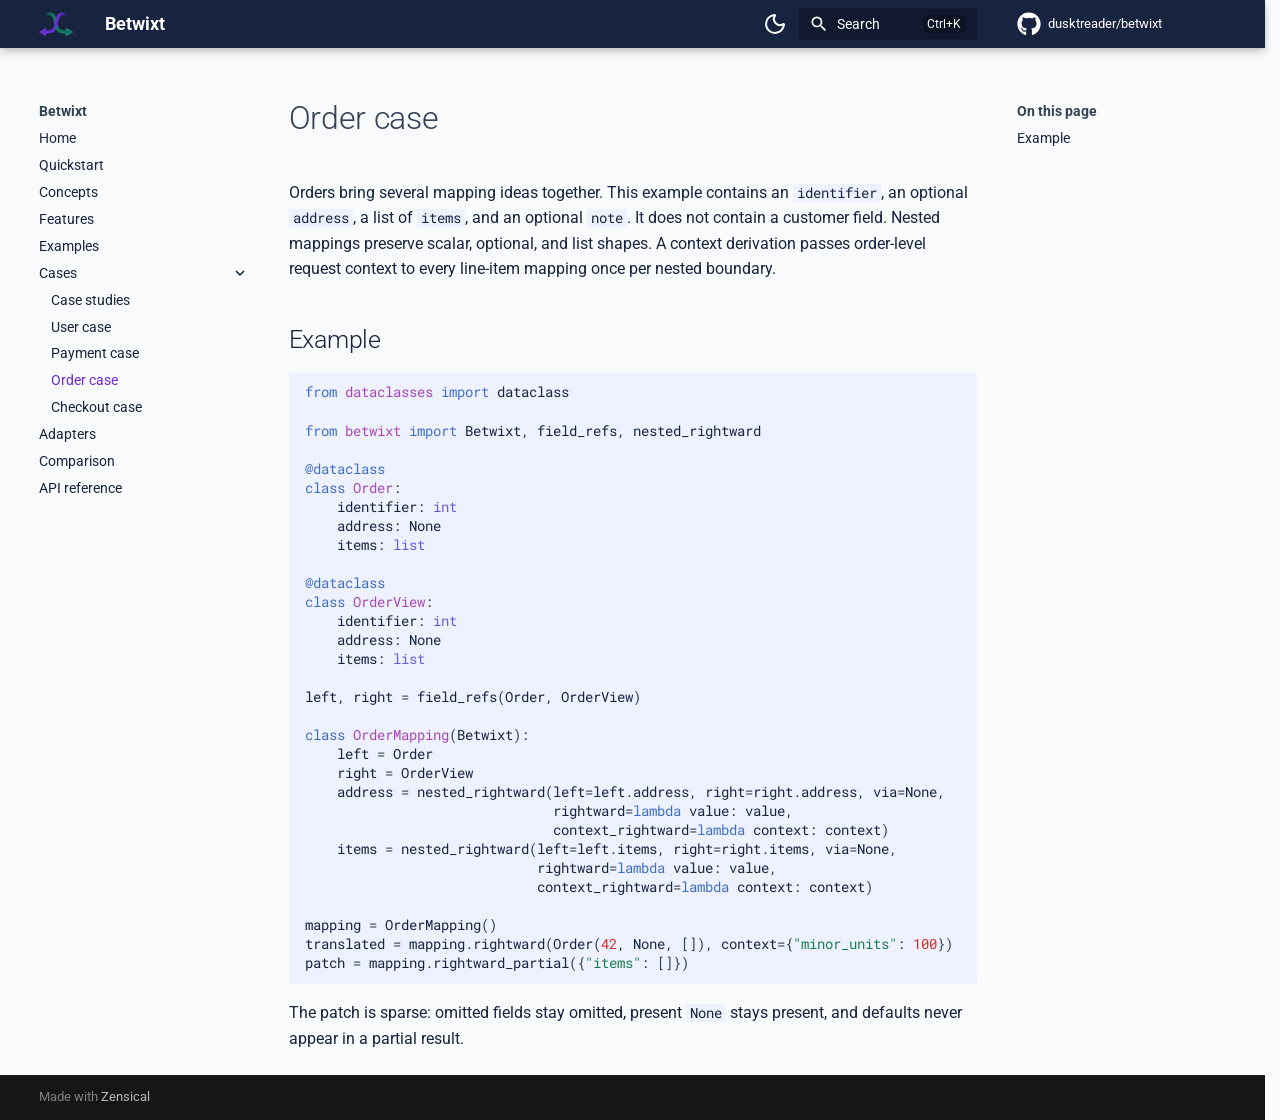
<file: cases/order/index.html>
<!doctype html>
<html lang="en" class="no-js">
  <head>
    
      <meta charset="utf-8">
      <meta name="viewport" content="width=device-width,initial-scale=1">
      
      
      
        <link rel="canonical" href="https://dusktreader.github.io/betwixt/cases/order/">
      
      
        <link rel="prev" href="../payment/">
      
      
        <link rel="next" href="../checkout/">
      
      
        
      
      
      <link rel="icon" href="../../static/icon.png">
      <meta name="generator" content="zensical-0.0.13">
    
    
      
        <title>Order case - Betwixt</title>
      
    
    
      
        
      
      <link rel="stylesheet" href="../../assets/stylesheets/classic/main.70d17ad7.min.css">
      
        
          
        
        <link rel="stylesheet" href="../../assets/stylesheets/classic/palette.7dc9a0ad.min.css">
      
      
  
  
    
  
    
  
    
  
    
  
    
  
    
  
    
  
    
  
    
  
    
  
    
  
    
  
  
  <style>:root{}</style>



    
    
      
    
    
      
        
        
        <link rel="preconnect" href="https://fonts.gstatic.com" crossorigin>
        <link rel="stylesheet" href="https://fonts.googleapis.com/css?family=Roboto:300,300i,400,400i,500,500i,700,700i%7CRoboto+Mono:400,400i,700,700i&display=fallback">
        <style>:root{--md-text-font:"Roboto";--md-code-font:"Roboto Mono"}</style>
      
    
    
      <link rel="stylesheet" href="../../stylesheets/extra.css">
    
    <script>__md_scope=new URL("../..",location),__md_hash=e=>[...e].reduce(((e,t)=>(e<<5)-e+t.charCodeAt(0)),0),__md_get=(e,t=localStorage,a=__md_scope)=>JSON.parse(t.getItem(a.pathname+"."+e)),__md_set=(e,t,a=localStorage,_=__md_scope)=>{try{a.setItem(_.pathname+"."+e,JSON.stringify(t))}catch(e){}},document.documentElement.setAttribute("data-platform",navigator.platform)</script>
    
      

    
    
  </head>
  
  
    
    
      
    
    
    
    
    <body dir="ltr" data-md-color-scheme="default" data-md-color-primary="deep-purple" data-md-color-accent="teal">
  
    
    <input class="md-toggle" data-md-toggle="drawer" type="checkbox" id="__drawer" autocomplete="off">
    <input class="md-toggle" data-md-toggle="search" type="checkbox" id="__search" autocomplete="off">
    <label class="md-overlay" for="__drawer"></label>
    <div data-md-component="skip">
      
        
        <a href="#order-case" class="md-skip">
          Skip to content
        </a>
      
    </div>
    <div data-md-component="announce">
      
    </div>
    
    
      

  

<header class="md-header md-header--shadow" data-md-component="header">
  <nav class="md-header__inner md-grid" aria-label="Header">
    <a href="../.." title="Betwixt" class="md-header__button md-logo" aria-label="Betwixt" data-md-component="logo">
      
  <img src="../../static/icon.png" alt="logo">

    </a>
    <label class="md-header__button md-icon" for="__drawer">
      
      <svg xmlns="http://www.w3.org/2000/svg" viewBox="0 0 24 24"><path d="M3 6h18v2H3zm0 5h18v2H3zm0 5h18v2H3z"/></svg>
    </label>
    <div class="md-header__title" data-md-component="header-title">
      <div class="md-header__ellipsis">
        <div class="md-header__topic">
          <span class="md-ellipsis">
            Betwixt
          </span>
        </div>
        <div class="md-header__topic" data-md-component="header-topic">
          <span class="md-ellipsis">
            
              Order case
            
          </span>
        </div>
      </div>
    </div>
    
      
        <form class="md-header__option" data-md-component="palette">
  
    
    
    
    <input class="md-option" data-md-color-media="none" data-md-color-scheme="default" data-md-color-primary="deep-purple" data-md-color-accent="teal"  aria-label="Switch to dark mode"  type="radio" name="__palette" id="__palette_0">
    
      <label class="md-header__button md-icon" title="Switch to dark mode" for="__palette_1" hidden>
        <svg xmlns="http://www.w3.org/2000/svg" fill="none" stroke="currentColor" stroke-linecap="round" stroke-linejoin="round" stroke-width="2" class="lucide lucide-moon" viewBox="0 0 24 24"><path d="M20.985 12.486a9 9 0 1 1-9.473-9.472c.405-.022.617.46.402.803a6 6 0 0 0 8.268 8.268c.344-.215.825-.004.803.401"/></svg>
      </label>
    
  
    
    
    
    <input class="md-option" data-md-color-media="none" data-md-color-scheme="slate" data-md-color-primary="deep-purple" data-md-color-accent="teal"  aria-label="Switch to light mode"  type="radio" name="__palette" id="__palette_1">
    
      <label class="md-header__button md-icon" title="Switch to light mode" for="__palette_0" hidden>
        <svg xmlns="http://www.w3.org/2000/svg" fill="none" stroke="currentColor" stroke-linecap="round" stroke-linejoin="round" stroke-width="2" class="lucide lucide-sun" viewBox="0 0 24 24"><circle cx="12" cy="12" r="4"/><path d="M12 2v2M12 20v2M4.93 4.93l1.41 1.41M17.66 17.66l1.41 1.41M2 12h2M20 12h2M6.34 17.66l-1.41 1.41M19.07 4.93l-1.41 1.41"/></svg>
      </label>
    
  
</form>
      
    
    
      <script>var palette=__md_get("__palette");if(palette&&palette.color){if("(prefers-color-scheme)"===palette.color.media){var media=matchMedia("(prefers-color-scheme: light)"),input=document.querySelector(media.matches?"[data-md-color-media='(prefers-color-scheme: light)']":"[data-md-color-media='(prefers-color-scheme: dark)']");palette.color.media=input.getAttribute("data-md-color-media"),palette.color.scheme=input.getAttribute("data-md-color-scheme"),palette.color.primary=input.getAttribute("data-md-color-primary"),palette.color.accent=input.getAttribute("data-md-color-accent")}for(var[key,value]of Object.entries(palette.color))document.body.setAttribute("data-md-color-"+key,value)}</script>
    
    
    
      
      
        <label class="md-header__button md-icon" for="__search">
          
          <svg xmlns="http://www.w3.org/2000/svg" viewBox="0 0 24 24"><path d="M9.5 3A6.5 6.5 0 0 1 16 9.5c0 1.61-.59 3.09-1.56 4.23l.27.27h.79l5 5-1.5 1.5-5-5v-.79l-.27-.27A6.52 6.52 0 0 1 9.5 16 6.5 6.5 0 0 1 3 9.5 6.5 6.5 0 0 1 9.5 3m0 2C7 5 5 7 5 9.5S7 14 9.5 14 14 12 14 9.5 12 5 9.5 5"/></svg>
        </label>
        <div class="md-search" data-md-component="search" role="dialog" aria-label="Search">
  <button type="button" class="md-search__button">
    Search
  </button>
</div>
      
    
    <div class="md-header__source">
      
        <a href="https://github.com/dusktreader/betwixt" title="Go to repository" class="md-source" data-md-component="source">
  <div class="md-source__icon md-icon">
    
    <svg xmlns="http://www.w3.org/2000/svg" viewBox="0 0 512 512"><!--! Font Awesome Free 7.1.0 by @fontawesome - https://fontawesome.com License - https://fontawesome.com/license/free (Icons: CC BY 4.0, Fonts: SIL OFL 1.1, Code: MIT License) Copyright 2025 Fonticons, Inc.--><path fill="currentColor" d="M173.9 397.4c0 2-2.3 3.6-5.2 3.6-3.3.3-5.6-1.3-5.6-3.6 0-2 2.3-3.6 5.2-3.6 3-.3 5.6 1.3 5.6 3.6m-31.1-4.5c-.7 2 1.3 4.3 4.3 4.9 2.6 1 5.6 0 6.2-2s-1.3-4.3-4.3-5.2c-2.6-.7-5.5.3-6.2 2.3m44.2-1.7c-2.9.7-4.9 2.6-4.6 4.9.3 2 2.9 3.3 5.9 2.6 2.9-.7 4.9-2.6 4.6-4.6-.3-1.9-3-3.2-5.9-2.9M252.8 8C114.1 8 8 113.3 8 252c0 110.9 69.8 205.8 169.5 239.2 12.8 2.3 17.3-5.6 17.3-12.1 0-6.2-.3-40.4-.3-61.4 0 0-70 15-84.7-29.8 0 0-11.4-29.1-27.8-36.6 0 0-22.9-15.7 1.6-15.4 0 0 24.9 2 38.6 25.8 21.9 38.6 58.6 27.5 72.9 20.9 2.3-16 8.8-27.1 16-33.7-55.9-6.2-112.3-14.3-112.3-110.5 0-27.5 7.6-41.3 23.6-58.9-2.6-6.5-11.1-33.3 2.6-67.9 20.9-6.5 69 27 69 27 20-5.6 41.5-8.5 62.8-8.5s42.8 2.9 62.8 8.5c0 0 48.1-33.6 69-27 13.7 34.7 5.2 61.4 2.6 67.9 16 17.7 25.8 31.5 25.8 58.9 0 96.5-58.9 104.2-114.8 110.5 9.2 7.9 17 22.9 17 46.4 0 33.7-.3 75.4-.3 83.6 0 6.5 4.6 14.4 17.3 12.1C436.2 457.8 504 362.9 504 252 504 113.3 391.5 8 252.8 8M105.2 352.9c-1.3 1-1 3.3.7 5.2 1.6 1.6 3.9 2.3 5.2 1 1.3-1 1-3.3-.7-5.2-1.6-1.6-3.9-2.3-5.2-1m-10.8-8.1c-.7 1.3.3 2.9 2.3 3.9 1.6 1 3.6.7 4.3-.7.7-1.3-.3-2.9-2.3-3.9-2-.6-3.6-.3-4.3.7m32.4 35.6c-1.6 1.3-1 4.3 1.3 6.2 2.3 2.3 5.2 2.6 6.5 1 1.3-1.3.7-4.3-1.3-6.2-2.2-2.3-5.2-2.6-6.5-1m-11.4-14.7c-1.6 1-1.6 3.6 0 5.9s4.3 3.3 5.6 2.3c1.6-1.3 1.6-3.9 0-6.2-1.4-2.3-4-3.3-5.6-2"/></svg>
  </div>
  <div class="md-source__repository">
    dusktreader/betwixt
  </div>
</a>
      
    </div>
  </nav>
  
</header>
    
    <div class="md-container" data-md-component="container">
      
      
        
          
        
      
      <main class="md-main" data-md-component="main">
        <div class="md-main__inner md-grid">
          
            
              
              <div class="md-sidebar md-sidebar--primary" data-md-component="sidebar" data-md-type="navigation" >
                <div class="md-sidebar__scrollwrap">
                  <div class="md-sidebar__inner">
                    



<nav class="md-nav md-nav--primary" aria-label="Navigation" data-md-level="0">
  <label class="md-nav__title" for="__drawer">
    <a href="../.." title="Betwixt" class="md-nav__button md-logo" aria-label="Betwixt" data-md-component="logo">
      
  <img src="../../static/icon.png" alt="logo">

    </a>
    Betwixt
  </label>
  
    <div class="md-nav__source">
      <a href="https://github.com/dusktreader/betwixt" title="Go to repository" class="md-source" data-md-component="source">
  <div class="md-source__icon md-icon">
    
    <svg xmlns="http://www.w3.org/2000/svg" viewBox="0 0 512 512"><!--! Font Awesome Free 7.1.0 by @fontawesome - https://fontawesome.com License - https://fontawesome.com/license/free (Icons: CC BY 4.0, Fonts: SIL OFL 1.1, Code: MIT License) Copyright 2025 Fonticons, Inc.--><path fill="currentColor" d="M173.9 397.4c0 2-2.3 3.6-5.2 3.6-3.3.3-5.6-1.3-5.6-3.6 0-2 2.3-3.6 5.2-3.6 3-.3 5.6 1.3 5.6 3.6m-31.1-4.5c-.7 2 1.3 4.3 4.3 4.9 2.6 1 5.6 0 6.2-2s-1.3-4.3-4.3-5.2c-2.6-.7-5.5.3-6.2 2.3m44.2-1.7c-2.9.7-4.9 2.6-4.6 4.9.3 2 2.9 3.3 5.9 2.6 2.9-.7 4.9-2.6 4.6-4.6-.3-1.9-3-3.2-5.9-2.9M252.8 8C114.1 8 8 113.3 8 252c0 110.9 69.8 205.8 169.5 239.2 12.8 2.3 17.3-5.6 17.3-12.1 0-6.2-.3-40.4-.3-61.4 0 0-70 15-84.7-29.8 0 0-11.4-29.1-27.8-36.6 0 0-22.9-15.7 1.6-15.4 0 0 24.9 2 38.6 25.8 21.9 38.6 58.6 27.5 72.9 20.9 2.3-16 8.8-27.1 16-33.7-55.9-6.2-112.3-14.3-112.3-110.5 0-27.5 7.6-41.3 23.6-58.9-2.6-6.5-11.1-33.3 2.6-67.9 20.9-6.5 69 27 69 27 20-5.6 41.5-8.5 62.8-8.5s42.8 2.9 62.8 8.5c0 0 48.1-33.6 69-27 13.7 34.7 5.2 61.4 2.6 67.9 16 17.7 25.8 31.5 25.8 58.9 0 96.5-58.9 104.2-114.8 110.5 9.2 7.9 17 22.9 17 46.4 0 33.7-.3 75.4-.3 83.6 0 6.5 4.6 14.4 17.3 12.1C436.2 457.8 504 362.9 504 252 504 113.3 391.5 8 252.8 8M105.2 352.9c-1.3 1-1 3.3.7 5.2 1.6 1.6 3.9 2.3 5.2 1 1.3-1 1-3.3-.7-5.2-1.6-1.6-3.9-2.3-5.2-1m-10.8-8.1c-.7 1.3.3 2.9 2.3 3.9 1.6 1 3.6.7 4.3-.7.7-1.3-.3-2.9-2.3-3.9-2-.6-3.6-.3-4.3.7m32.4 35.6c-1.6 1.3-1 4.3 1.3 6.2 2.3 2.3 5.2 2.6 6.5 1 1.3-1.3.7-4.3-1.3-6.2-2.2-2.3-5.2-2.6-6.5-1m-11.4-14.7c-1.6 1-1.6 3.6 0 5.9s4.3 3.3 5.6 2.3c1.6-1.3 1.6-3.9 0-6.2-1.4-2.3-4-3.3-5.6-2"/></svg>
  </div>
  <div class="md-source__repository">
    dusktreader/betwixt
  </div>
</a>
    </div>
  
  <ul class="md-nav__list" data-md-scrollfix>
    
      
      
  
  
  
  
    <li class="md-nav__item">
      <a href="../.." class="md-nav__link">
        
  
  
  <span class="md-ellipsis">
    
  
    Home
  

    
  </span>
  
  

      </a>
    </li>
  

    
      
      
  
  
  
  
    <li class="md-nav__item">
      <a href="../../quickstart/" class="md-nav__link">
        
  
  
  <span class="md-ellipsis">
    
  
    Quickstart
  

    
  </span>
  
  

      </a>
    </li>
  

    
      
      
  
  
  
  
    <li class="md-nav__item">
      <a href="../../concepts/" class="md-nav__link">
        
  
  
  <span class="md-ellipsis">
    
  
    Concepts
  

    
  </span>
  
  

      </a>
    </li>
  

    
      
      
  
  
  
  
    <li class="md-nav__item">
      <a href="../../features/" class="md-nav__link">
        
  
  
  <span class="md-ellipsis">
    
  
    Features
  

    
  </span>
  
  

      </a>
    </li>
  

    
      
      
  
  
  
  
    <li class="md-nav__item">
      <a href="../../examples/" class="md-nav__link">
        
  
  
  <span class="md-ellipsis">
    
  
    Examples
  

    
  </span>
  
  

      </a>
    </li>
  

    
      
      
  
  
    
  
  
  
    
    
    
    
    
    <li class="md-nav__item md-nav__item--active md-nav__item--nested">
      
        
        
        <input class="md-nav__toggle md-toggle " type="checkbox" id="__nav_6" checked>
        
          
          <label class="md-nav__link" for="__nav_6" id="__nav_6_label" tabindex="0">
            
  
  
  <span class="md-ellipsis">
    
  
    Cases
  

    
  </span>
  
  

            <span class="md-nav__icon md-icon"></span>
          </label>
        
        <nav class="md-nav" data-md-level="1" aria-labelledby="__nav_6_label" aria-expanded="true">
          <label class="md-nav__title" for="__nav_6">
            <span class="md-nav__icon md-icon"></span>
            
  
    Cases
  

          </label>
          <ul class="md-nav__list" data-md-scrollfix>
            
              
                
  
  
  
  
    <li class="md-nav__item">
      <a href="../" class="md-nav__link">
        
  
  
  <span class="md-ellipsis">
    
  
    Case studies
  

    
  </span>
  
  

      </a>
    </li>
  

              
            
              
                
  
  
  
  
    <li class="md-nav__item">
      <a href="../user/" class="md-nav__link">
        
  
  
  <span class="md-ellipsis">
    
  
    User case
  

    
  </span>
  
  

      </a>
    </li>
  

              
            
              
                
  
  
  
  
    <li class="md-nav__item">
      <a href="../payment/" class="md-nav__link">
        
  
  
  <span class="md-ellipsis">
    
  
    Payment case
  

    
  </span>
  
  

      </a>
    </li>
  

              
            
              
                
  
  
    
  
  
  
    <li class="md-nav__item md-nav__item--active">
      
      <input class="md-nav__toggle md-toggle" type="checkbox" id="__toc">
      
      
        
      
      
        <label class="md-nav__link md-nav__link--active" for="__toc">
          
  
  
  <span class="md-ellipsis">
    
  
    Order case
  

    
  </span>
  
  

          <span class="md-nav__icon md-icon"></span>
        </label>
      
      <a href="./" class="md-nav__link md-nav__link--active">
        
  
  
  <span class="md-ellipsis">
    
  
    Order case
  

    
  </span>
  
  

      </a>
      
        


<nav class="md-nav md-nav--secondary" aria-label="On this page">
  
  
  
    
  
  
    <label class="md-nav__title" for="__toc">
      <span class="md-nav__icon md-icon"></span>
      On this page
    </label>
    <ul class="md-nav__list" data-md-component="toc" data-md-scrollfix>
      
        <li class="md-nav__item">
  <a href="#example" class="md-nav__link">
    <span class="md-ellipsis">
      
        Example
      
    </span>
  </a>
  
</li>
      
    </ul>
  
</nav>
      
    </li>
  

              
            
              
                
  
  
  
  
    <li class="md-nav__item">
      <a href="../checkout/" class="md-nav__link">
        
  
  
  <span class="md-ellipsis">
    
  
    Checkout case
  

    
  </span>
  
  

      </a>
    </li>
  

              
            
          </ul>
        </nav>
      
    </li>
  

    
      
      
  
  
  
  
    <li class="md-nav__item">
      <a href="../../adapters/" class="md-nav__link">
        
  
  
  <span class="md-ellipsis">
    
  
    Adapters
  

    
  </span>
  
  

      </a>
    </li>
  

    
      
      
  
  
  
  
    <li class="md-nav__item">
      <a href="../../comparison/" class="md-nav__link">
        
  
  
  <span class="md-ellipsis">
    
  
    Comparison
  

    
  </span>
  
  

      </a>
    </li>
  

    
      
      
  
  
  
  
    <li class="md-nav__item">
      <a href="../../api-reference/" class="md-nav__link">
        
  
  
  <span class="md-ellipsis">
    
  
    API reference
  

    
  </span>
  
  

      </a>
    </li>
  

    
  </ul>
</nav>
                  </div>
                </div>
              </div>
            
            
              
              <div class="md-sidebar md-sidebar--secondary" data-md-component="sidebar" data-md-type="toc" >
                <div class="md-sidebar__scrollwrap">
                  <div class="md-sidebar__inner">
                    


<nav class="md-nav md-nav--secondary" aria-label="On this page">
  
  
  
    
  
  
    <label class="md-nav__title" for="__toc">
      <span class="md-nav__icon md-icon"></span>
      On this page
    </label>
    <ul class="md-nav__list" data-md-component="toc" data-md-scrollfix>
      
        <li class="md-nav__item">
  <a href="#example" class="md-nav__link">
    <span class="md-ellipsis">
      
        Example
      
    </span>
  </a>
  
</li>
      
    </ul>
  
</nav>
                  </div>
                </div>
              </div>
            
          
          
            <div class="md-content" data-md-component="content">
              
              <article class="md-content__inner md-typeset">
                
                  
  
  


<h1 id="order-case">Order case<a class="headerlink" href="#order-case" title="Permanent link">&para;</a></h1>
<p>Orders bring several mapping ideas together. This example contains an <code>identifier</code>, an optional <code>address</code>, a list of
<code>items</code>, and an optional <code>note</code>. It does not contain a customer field.
Nested mappings preserve scalar, optional, and list shapes. A context derivation passes order-level request context to
every line-item mapping once per nested boundary.</p>
<h2 id="example">Example<a class="headerlink" href="#example" title="Permanent link">&para;</a></h2>
<div class="language-python highlight"><pre><span></span><code><span id="__span-0-1"><a id="__codelineno-0-1" name="__codelineno-0-1" href="#__codelineno-0-1"></a><span class="kn">from</span><span class="w"> </span><span class="nn">dataclasses</span><span class="w"> </span><span class="kn">import</span> <span class="n">dataclass</span>
</span><span id="__span-0-2"><a id="__codelineno-0-2" name="__codelineno-0-2" href="#__codelineno-0-2"></a>
</span><span id="__span-0-3"><a id="__codelineno-0-3" name="__codelineno-0-3" href="#__codelineno-0-3"></a><span class="kn">from</span><span class="w"> </span><span class="nn">betwixt</span><span class="w"> </span><span class="kn">import</span> <span class="n">Betwixt</span><span class="p">,</span> <span class="n">field_refs</span><span class="p">,</span> <span class="n">nested_rightward</span>
</span><span id="__span-0-4"><a id="__codelineno-0-4" name="__codelineno-0-4" href="#__codelineno-0-4"></a>
</span><span id="__span-0-5"><a id="__codelineno-0-5" name="__codelineno-0-5" href="#__codelineno-0-5"></a><span class="nd">@dataclass</span>
</span><span id="__span-0-6"><a id="__codelineno-0-6" name="__codelineno-0-6" href="#__codelineno-0-6"></a><span class="k">class</span><span class="w"> </span><span class="nc">Order</span><span class="p">:</span>
</span><span id="__span-0-7"><a id="__codelineno-0-7" name="__codelineno-0-7" href="#__codelineno-0-7"></a>    <span class="n">identifier</span><span class="p">:</span> <span class="nb">int</span>
</span><span id="__span-0-8"><a id="__codelineno-0-8" name="__codelineno-0-8" href="#__codelineno-0-8"></a>    <span class="n">address</span><span class="p">:</span> <span class="kc">None</span>
</span><span id="__span-0-9"><a id="__codelineno-0-9" name="__codelineno-0-9" href="#__codelineno-0-9"></a>    <span class="n">items</span><span class="p">:</span> <span class="nb">list</span>
</span><span id="__span-0-10"><a id="__codelineno-0-10" name="__codelineno-0-10" href="#__codelineno-0-10"></a>
</span><span id="__span-0-11"><a id="__codelineno-0-11" name="__codelineno-0-11" href="#__codelineno-0-11"></a><span class="nd">@dataclass</span>
</span><span id="__span-0-12"><a id="__codelineno-0-12" name="__codelineno-0-12" href="#__codelineno-0-12"></a><span class="k">class</span><span class="w"> </span><span class="nc">OrderView</span><span class="p">:</span>
</span><span id="__span-0-13"><a id="__codelineno-0-13" name="__codelineno-0-13" href="#__codelineno-0-13"></a>    <span class="n">identifier</span><span class="p">:</span> <span class="nb">int</span>
</span><span id="__span-0-14"><a id="__codelineno-0-14" name="__codelineno-0-14" href="#__codelineno-0-14"></a>    <span class="n">address</span><span class="p">:</span> <span class="kc">None</span>
</span><span id="__span-0-15"><a id="__codelineno-0-15" name="__codelineno-0-15" href="#__codelineno-0-15"></a>    <span class="n">items</span><span class="p">:</span> <span class="nb">list</span>
</span><span id="__span-0-16"><a id="__codelineno-0-16" name="__codelineno-0-16" href="#__codelineno-0-16"></a>
</span><span id="__span-0-17"><a id="__codelineno-0-17" name="__codelineno-0-17" href="#__codelineno-0-17"></a><span class="n">left</span><span class="p">,</span> <span class="n">right</span> <span class="o">=</span> <span class="n">field_refs</span><span class="p">(</span><span class="n">Order</span><span class="p">,</span> <span class="n">OrderView</span><span class="p">)</span>
</span><span id="__span-0-18"><a id="__codelineno-0-18" name="__codelineno-0-18" href="#__codelineno-0-18"></a>
</span><span id="__span-0-19"><a id="__codelineno-0-19" name="__codelineno-0-19" href="#__codelineno-0-19"></a><span class="k">class</span><span class="w"> </span><span class="nc">OrderMapping</span><span class="p">(</span><span class="n">Betwixt</span><span class="p">):</span>
</span><span id="__span-0-20"><a id="__codelineno-0-20" name="__codelineno-0-20" href="#__codelineno-0-20"></a>    <span class="n">left</span> <span class="o">=</span> <span class="n">Order</span>
</span><span id="__span-0-21"><a id="__codelineno-0-21" name="__codelineno-0-21" href="#__codelineno-0-21"></a>    <span class="n">right</span> <span class="o">=</span> <span class="n">OrderView</span>
</span><span id="__span-0-22"><a id="__codelineno-0-22" name="__codelineno-0-22" href="#__codelineno-0-22"></a>    <span class="n">address</span> <span class="o">=</span> <span class="n">nested_rightward</span><span class="p">(</span><span class="n">left</span><span class="o">=</span><span class="n">left</span><span class="o">.</span><span class="n">address</span><span class="p">,</span> <span class="n">right</span><span class="o">=</span><span class="n">right</span><span class="o">.</span><span class="n">address</span><span class="p">,</span> <span class="n">via</span><span class="o">=</span><span class="kc">None</span><span class="p">,</span>
</span><span id="__span-0-23"><a id="__codelineno-0-23" name="__codelineno-0-23" href="#__codelineno-0-23"></a>                               <span class="n">rightward</span><span class="o">=</span><span class="k">lambda</span> <span class="n">value</span><span class="p">:</span> <span class="n">value</span><span class="p">,</span>
</span><span id="__span-0-24"><a id="__codelineno-0-24" name="__codelineno-0-24" href="#__codelineno-0-24"></a>                               <span class="n">context_rightward</span><span class="o">=</span><span class="k">lambda</span> <span class="n">context</span><span class="p">:</span> <span class="n">context</span><span class="p">)</span>
</span><span id="__span-0-25"><a id="__codelineno-0-25" name="__codelineno-0-25" href="#__codelineno-0-25"></a>    <span class="n">items</span> <span class="o">=</span> <span class="n">nested_rightward</span><span class="p">(</span><span class="n">left</span><span class="o">=</span><span class="n">left</span><span class="o">.</span><span class="n">items</span><span class="p">,</span> <span class="n">right</span><span class="o">=</span><span class="n">right</span><span class="o">.</span><span class="n">items</span><span class="p">,</span> <span class="n">via</span><span class="o">=</span><span class="kc">None</span><span class="p">,</span>
</span><span id="__span-0-26"><a id="__codelineno-0-26" name="__codelineno-0-26" href="#__codelineno-0-26"></a>                             <span class="n">rightward</span><span class="o">=</span><span class="k">lambda</span> <span class="n">value</span><span class="p">:</span> <span class="n">value</span><span class="p">,</span>
</span><span id="__span-0-27"><a id="__codelineno-0-27" name="__codelineno-0-27" href="#__codelineno-0-27"></a>                             <span class="n">context_rightward</span><span class="o">=</span><span class="k">lambda</span> <span class="n">context</span><span class="p">:</span> <span class="n">context</span><span class="p">)</span>
</span><span id="__span-0-28"><a id="__codelineno-0-28" name="__codelineno-0-28" href="#__codelineno-0-28"></a>
</span><span id="__span-0-29"><a id="__codelineno-0-29" name="__codelineno-0-29" href="#__codelineno-0-29"></a><span class="n">mapping</span> <span class="o">=</span> <span class="n">OrderMapping</span><span class="p">()</span>
</span><span id="__span-0-30"><a id="__codelineno-0-30" name="__codelineno-0-30" href="#__codelineno-0-30"></a><span class="n">translated</span> <span class="o">=</span> <span class="n">mapping</span><span class="o">.</span><span class="n">rightward</span><span class="p">(</span><span class="n">Order</span><span class="p">(</span><span class="mi">42</span><span class="p">,</span> <span class="kc">None</span><span class="p">,</span> <span class="p">[]),</span> <span class="n">context</span><span class="o">=</span><span class="p">{</span><span class="s2">&quot;minor_units&quot;</span><span class="p">:</span> <span class="mi">100</span><span class="p">})</span>
</span><span id="__span-0-31"><a id="__codelineno-0-31" name="__codelineno-0-31" href="#__codelineno-0-31"></a><span class="n">patch</span> <span class="o">=</span> <span class="n">mapping</span><span class="o">.</span><span class="n">rightward_partial</span><span class="p">({</span><span class="s2">&quot;items&quot;</span><span class="p">:</span> <span class="p">[]})</span>
</span></code></pre></div>
<p>The patch is sparse: omitted fields stay omitted, present <code>None</code> stays present, and defaults never appear in a partial
result.</p>














                
              </article>
            </div>
          
          
<script>var target=document.getElementById(location.hash.slice(1));target&&target.name&&(target.checked=target.name.startsWith("__tabbed_"))</script>
        </div>
        
      </main>
      
        <footer class="md-footer">
  
  <div class="md-footer-meta md-typeset">
    <div class="md-footer-meta__inner md-grid">
      <div class="md-copyright">
  
  
    Made with
    <a href="https://zensical.org/" target="_blank" rel="noopener">
      Zensical
    </a>
  
</div>
      
    </div>
  </div>
</footer>
      
    </div>
    <div class="md-dialog" data-md-component="dialog">
      <div class="md-dialog__inner md-typeset"></div>
    </div>
    
    
    
      
      
      
      <script id="__config" type="application/json">{"annotate":null,"base":"../..","features":[],"search":"../../assets/javascripts/workers/search.1bfe1b73.min.js","tags":null,"translations":{"clipboard.copied":"Copied to clipboard","clipboard.copy":"Copy to clipboard","search.result.more.one":"1 more on this page","search.result.more.other":"# more on this page","search.result.none":"No matching documents","search.result.one":"1 matching document","search.result.other":"# matching documents","search.result.placeholder":"Type to start searching","search.result.term.missing":"Missing","select.version":"Select version"},"version":null}</script>
    
    
      <script src="../../assets/javascripts/bundle.6008f134.min.js"></script>
      
    
  </body>
</html>
</file>
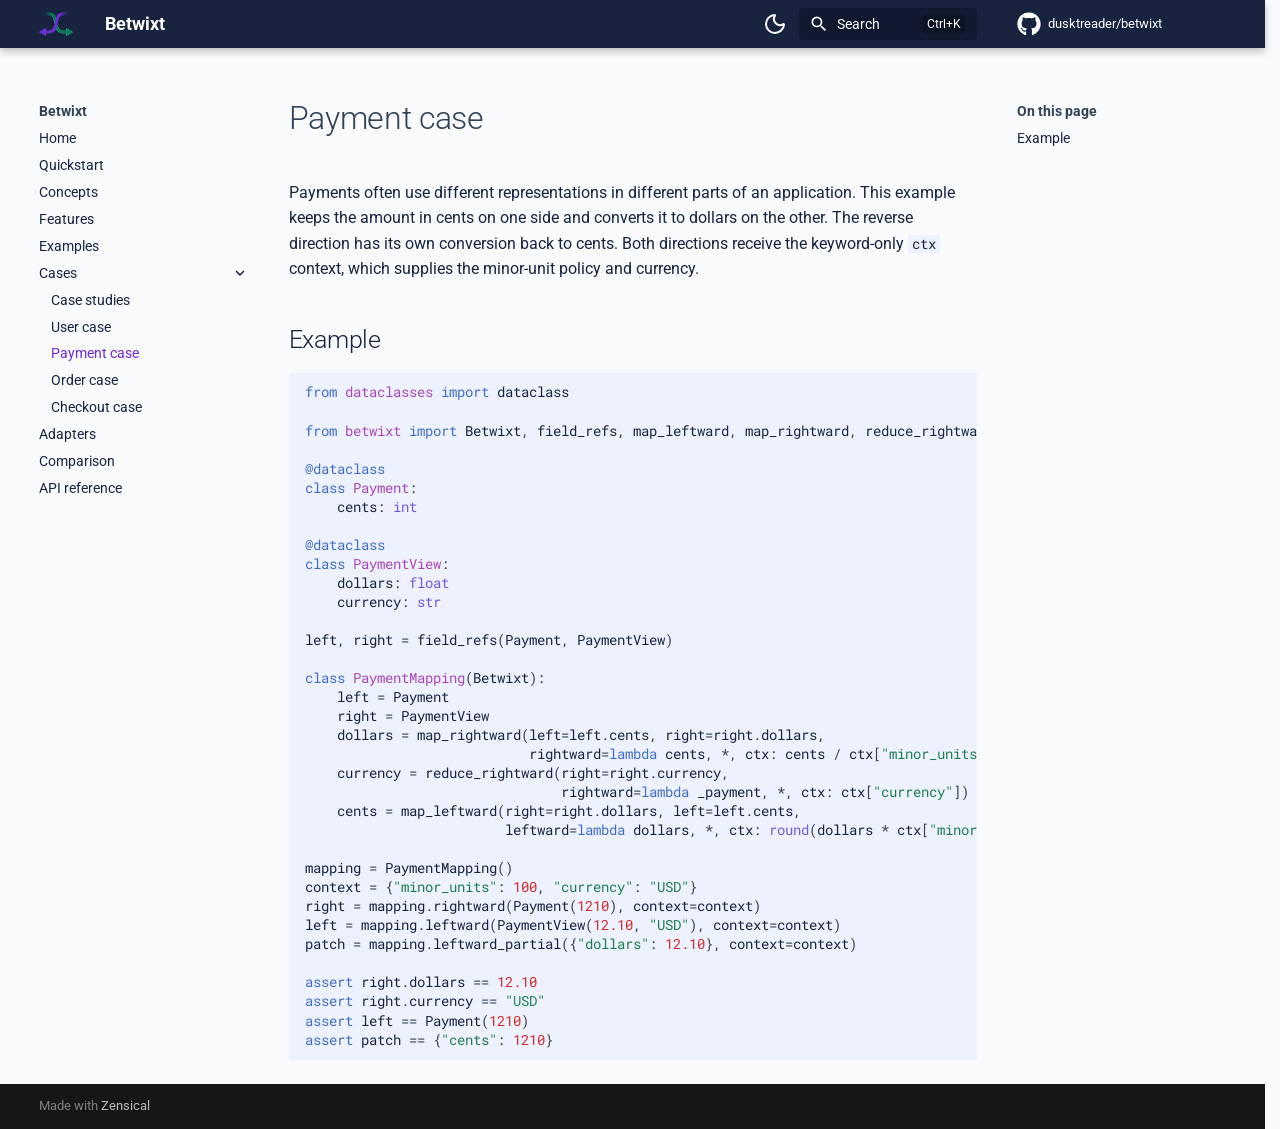
<file: cases/payment/index.html>
<!doctype html>
<html lang="en" class="no-js">
  <head>
    
      <meta charset="utf-8">
      <meta name="viewport" content="width=device-width,initial-scale=1">
      
      
      
        <link rel="canonical" href="https://dusktreader.github.io/betwixt/cases/payment/">
      
      
        <link rel="prev" href="../user/">
      
      
        <link rel="next" href="../order/">
      
      
        
      
      
      <link rel="icon" href="../../static/icon.png">
      <meta name="generator" content="zensical-0.0.13">
    
    
      
        <title>Payment case - Betwixt</title>
      
    
    
      
        
      
      <link rel="stylesheet" href="../../assets/stylesheets/classic/main.70d17ad7.min.css">
      
        
          
        
        <link rel="stylesheet" href="../../assets/stylesheets/classic/palette.7dc9a0ad.min.css">
      
      
  
  
    
  
    
  
    
  
    
  
    
  
    
  
    
  
    
  
    
  
    
  
    
  
    
  
  
  <style>:root{}</style>



    
    
      
    
    
      
        
        
        <link rel="preconnect" href="https://fonts.gstatic.com" crossorigin>
        <link rel="stylesheet" href="https://fonts.googleapis.com/css?family=Roboto:300,300i,400,400i,500,500i,700,700i%7CRoboto+Mono:400,400i,700,700i&display=fallback">
        <style>:root{--md-text-font:"Roboto";--md-code-font:"Roboto Mono"}</style>
      
    
    
      <link rel="stylesheet" href="../../stylesheets/extra.css">
    
    <script>__md_scope=new URL("../..",location),__md_hash=e=>[...e].reduce(((e,t)=>(e<<5)-e+t.charCodeAt(0)),0),__md_get=(e,t=localStorage,a=__md_scope)=>JSON.parse(t.getItem(a.pathname+"."+e)),__md_set=(e,t,a=localStorage,_=__md_scope)=>{try{a.setItem(_.pathname+"."+e,JSON.stringify(t))}catch(e){}},document.documentElement.setAttribute("data-platform",navigator.platform)</script>
    
      

    
    
  </head>
  
  
    
    
      
    
    
    
    
    <body dir="ltr" data-md-color-scheme="default" data-md-color-primary="deep-purple" data-md-color-accent="teal">
  
    
    <input class="md-toggle" data-md-toggle="drawer" type="checkbox" id="__drawer" autocomplete="off">
    <input class="md-toggle" data-md-toggle="search" type="checkbox" id="__search" autocomplete="off">
    <label class="md-overlay" for="__drawer"></label>
    <div data-md-component="skip">
      
        
        <a href="#payment-case" class="md-skip">
          Skip to content
        </a>
      
    </div>
    <div data-md-component="announce">
      
    </div>
    
    
      

  

<header class="md-header md-header--shadow" data-md-component="header">
  <nav class="md-header__inner md-grid" aria-label="Header">
    <a href="../.." title="Betwixt" class="md-header__button md-logo" aria-label="Betwixt" data-md-component="logo">
      
  <img src="../../static/icon.png" alt="logo">

    </a>
    <label class="md-header__button md-icon" for="__drawer">
      
      <svg xmlns="http://www.w3.org/2000/svg" viewBox="0 0 24 24"><path d="M3 6h18v2H3zm0 5h18v2H3zm0 5h18v2H3z"/></svg>
    </label>
    <div class="md-header__title" data-md-component="header-title">
      <div class="md-header__ellipsis">
        <div class="md-header__topic">
          <span class="md-ellipsis">
            Betwixt
          </span>
        </div>
        <div class="md-header__topic" data-md-component="header-topic">
          <span class="md-ellipsis">
            
              Payment case
            
          </span>
        </div>
      </div>
    </div>
    
      
        <form class="md-header__option" data-md-component="palette">
  
    
    
    
    <input class="md-option" data-md-color-media="none" data-md-color-scheme="default" data-md-color-primary="deep-purple" data-md-color-accent="teal"  aria-label="Switch to dark mode"  type="radio" name="__palette" id="__palette_0">
    
      <label class="md-header__button md-icon" title="Switch to dark mode" for="__palette_1" hidden>
        <svg xmlns="http://www.w3.org/2000/svg" fill="none" stroke="currentColor" stroke-linecap="round" stroke-linejoin="round" stroke-width="2" class="lucide lucide-moon" viewBox="0 0 24 24"><path d="M20.985 12.486a9 9 0 1 1-9.473-9.472c.405-.022.617.46.402.803a6 6 0 0 0 8.268 8.268c.344-.215.825-.004.803.401"/></svg>
      </label>
    
  
    
    
    
    <input class="md-option" data-md-color-media="none" data-md-color-scheme="slate" data-md-color-primary="deep-purple" data-md-color-accent="teal"  aria-label="Switch to light mode"  type="radio" name="__palette" id="__palette_1">
    
      <label class="md-header__button md-icon" title="Switch to light mode" for="__palette_0" hidden>
        <svg xmlns="http://www.w3.org/2000/svg" fill="none" stroke="currentColor" stroke-linecap="round" stroke-linejoin="round" stroke-width="2" class="lucide lucide-sun" viewBox="0 0 24 24"><circle cx="12" cy="12" r="4"/><path d="M12 2v2M12 20v2M4.93 4.93l1.41 1.41M17.66 17.66l1.41 1.41M2 12h2M20 12h2M6.34 17.66l-1.41 1.41M19.07 4.93l-1.41 1.41"/></svg>
      </label>
    
  
</form>
      
    
    
      <script>var palette=__md_get("__palette");if(palette&&palette.color){if("(prefers-color-scheme)"===palette.color.media){var media=matchMedia("(prefers-color-scheme: light)"),input=document.querySelector(media.matches?"[data-md-color-media='(prefers-color-scheme: light)']":"[data-md-color-media='(prefers-color-scheme: dark)']");palette.color.media=input.getAttribute("data-md-color-media"),palette.color.scheme=input.getAttribute("data-md-color-scheme"),palette.color.primary=input.getAttribute("data-md-color-primary"),palette.color.accent=input.getAttribute("data-md-color-accent")}for(var[key,value]of Object.entries(palette.color))document.body.setAttribute("data-md-color-"+key,value)}</script>
    
    
    
      
      
        <label class="md-header__button md-icon" for="__search">
          
          <svg xmlns="http://www.w3.org/2000/svg" viewBox="0 0 24 24"><path d="M9.5 3A6.5 6.5 0 0 1 16 9.5c0 1.61-.59 3.09-1.56 4.23l.27.27h.79l5 5-1.5 1.5-5-5v-.79l-.27-.27A6.52 6.52 0 0 1 9.5 16 6.5 6.5 0 0 1 3 9.5 6.5 6.5 0 0 1 9.5 3m0 2C7 5 5 7 5 9.5S7 14 9.5 14 14 12 14 9.5 12 5 9.5 5"/></svg>
        </label>
        <div class="md-search" data-md-component="search" role="dialog" aria-label="Search">
  <button type="button" class="md-search__button">
    Search
  </button>
</div>
      
    
    <div class="md-header__source">
      
        <a href="https://github.com/dusktreader/betwixt" title="Go to repository" class="md-source" data-md-component="source">
  <div class="md-source__icon md-icon">
    
    <svg xmlns="http://www.w3.org/2000/svg" viewBox="0 0 512 512"><!--! Font Awesome Free 7.1.0 by @fontawesome - https://fontawesome.com License - https://fontawesome.com/license/free (Icons: CC BY 4.0, Fonts: SIL OFL 1.1, Code: MIT License) Copyright 2025 Fonticons, Inc.--><path fill="currentColor" d="M173.9 397.4c0 2-2.3 3.6-5.2 3.6-3.3.3-5.6-1.3-5.6-3.6 0-2 2.3-3.6 5.2-3.6 3-.3 5.6 1.3 5.6 3.6m-31.1-4.5c-.7 2 1.3 4.3 4.3 4.9 2.6 1 5.6 0 6.2-2s-1.3-4.3-4.3-5.2c-2.6-.7-5.5.3-6.2 2.3m44.2-1.7c-2.9.7-4.9 2.6-4.6 4.9.3 2 2.9 3.3 5.9 2.6 2.9-.7 4.9-2.6 4.6-4.6-.3-1.9-3-3.2-5.9-2.9M252.8 8C114.1 8 8 113.3 8 252c0 110.9 69.8 205.8 169.5 239.2 12.8 2.3 17.3-5.6 17.3-12.1 0-6.2-.3-40.4-.3-61.4 0 0-70 15-84.7-29.8 0 0-11.4-29.1-27.8-36.6 0 0-22.9-15.7 1.6-15.4 0 0 24.9 2 38.6 25.8 21.9 38.6 58.6 27.5 72.9 20.9 2.3-16 8.8-27.1 16-33.7-55.9-6.2-112.3-14.3-112.3-110.5 0-27.5 7.6-41.3 23.6-58.9-2.6-6.5-11.1-33.3 2.6-67.9 20.9-6.5 69 27 69 27 20-5.6 41.5-8.5 62.8-8.5s42.8 2.9 62.8 8.5c0 0 48.1-33.6 69-27 13.7 34.7 5.2 61.4 2.6 67.9 16 17.7 25.8 31.5 25.8 58.9 0 96.5-58.9 104.2-114.8 110.5 9.2 7.9 17 22.9 17 46.4 0 33.7-.3 75.4-.3 83.6 0 6.5 4.6 14.4 17.3 12.1C436.2 457.8 504 362.9 504 252 504 113.3 391.5 8 252.8 8M105.2 352.9c-1.3 1-1 3.3.7 5.2 1.6 1.6 3.9 2.3 5.2 1 1.3-1 1-3.3-.7-5.2-1.6-1.6-3.9-2.3-5.2-1m-10.8-8.1c-.7 1.3.3 2.9 2.3 3.9 1.6 1 3.6.7 4.3-.7.7-1.3-.3-2.9-2.3-3.9-2-.6-3.6-.3-4.3.7m32.4 35.6c-1.6 1.3-1 4.3 1.3 6.2 2.3 2.3 5.2 2.6 6.5 1 1.3-1.3.7-4.3-1.3-6.2-2.2-2.3-5.2-2.6-6.5-1m-11.4-14.7c-1.6 1-1.6 3.6 0 5.9s4.3 3.3 5.6 2.3c1.6-1.3 1.6-3.9 0-6.2-1.4-2.3-4-3.3-5.6-2"/></svg>
  </div>
  <div class="md-source__repository">
    dusktreader/betwixt
  </div>
</a>
      
    </div>
  </nav>
  
</header>
    
    <div class="md-container" data-md-component="container">
      
      
        
          
        
      
      <main class="md-main" data-md-component="main">
        <div class="md-main__inner md-grid">
          
            
              
              <div class="md-sidebar md-sidebar--primary" data-md-component="sidebar" data-md-type="navigation" >
                <div class="md-sidebar__scrollwrap">
                  <div class="md-sidebar__inner">
                    



<nav class="md-nav md-nav--primary" aria-label="Navigation" data-md-level="0">
  <label class="md-nav__title" for="__drawer">
    <a href="../.." title="Betwixt" class="md-nav__button md-logo" aria-label="Betwixt" data-md-component="logo">
      
  <img src="../../static/icon.png" alt="logo">

    </a>
    Betwixt
  </label>
  
    <div class="md-nav__source">
      <a href="https://github.com/dusktreader/betwixt" title="Go to repository" class="md-source" data-md-component="source">
  <div class="md-source__icon md-icon">
    
    <svg xmlns="http://www.w3.org/2000/svg" viewBox="0 0 512 512"><!--! Font Awesome Free 7.1.0 by @fontawesome - https://fontawesome.com License - https://fontawesome.com/license/free (Icons: CC BY 4.0, Fonts: SIL OFL 1.1, Code: MIT License) Copyright 2025 Fonticons, Inc.--><path fill="currentColor" d="M173.9 397.4c0 2-2.3 3.6-5.2 3.6-3.3.3-5.6-1.3-5.6-3.6 0-2 2.3-3.6 5.2-3.6 3-.3 5.6 1.3 5.6 3.6m-31.1-4.5c-.7 2 1.3 4.3 4.3 4.9 2.6 1 5.6 0 6.2-2s-1.3-4.3-4.3-5.2c-2.6-.7-5.5.3-6.2 2.3m44.2-1.7c-2.9.7-4.9 2.6-4.6 4.9.3 2 2.9 3.3 5.9 2.6 2.9-.7 4.9-2.6 4.6-4.6-.3-1.9-3-3.2-5.9-2.9M252.8 8C114.1 8 8 113.3 8 252c0 110.9 69.8 205.8 169.5 239.2 12.8 2.3 17.3-5.6 17.3-12.1 0-6.2-.3-40.4-.3-61.4 0 0-70 15-84.7-29.8 0 0-11.4-29.1-27.8-36.6 0 0-22.9-15.7 1.6-15.4 0 0 24.9 2 38.6 25.8 21.9 38.6 58.6 27.5 72.9 20.9 2.3-16 8.8-27.1 16-33.7-55.9-6.2-112.3-14.3-112.3-110.5 0-27.5 7.6-41.3 23.6-58.9-2.6-6.5-11.1-33.3 2.6-67.9 20.9-6.5 69 27 69 27 20-5.6 41.5-8.5 62.8-8.5s42.8 2.9 62.8 8.5c0 0 48.1-33.6 69-27 13.7 34.7 5.2 61.4 2.6 67.9 16 17.7 25.8 31.5 25.8 58.9 0 96.5-58.9 104.2-114.8 110.5 9.2 7.9 17 22.9 17 46.4 0 33.7-.3 75.4-.3 83.6 0 6.5 4.6 14.4 17.3 12.1C436.2 457.8 504 362.9 504 252 504 113.3 391.5 8 252.8 8M105.2 352.9c-1.3 1-1 3.3.7 5.2 1.6 1.6 3.9 2.3 5.2 1 1.3-1 1-3.3-.7-5.2-1.6-1.6-3.9-2.3-5.2-1m-10.8-8.1c-.7 1.3.3 2.9 2.3 3.9 1.6 1 3.6.7 4.3-.7.7-1.3-.3-2.9-2.3-3.9-2-.6-3.6-.3-4.3.7m32.4 35.6c-1.6 1.3-1 4.3 1.3 6.2 2.3 2.3 5.2 2.6 6.5 1 1.3-1.3.7-4.3-1.3-6.2-2.2-2.3-5.2-2.6-6.5-1m-11.4-14.7c-1.6 1-1.6 3.6 0 5.9s4.3 3.3 5.6 2.3c1.6-1.3 1.6-3.9 0-6.2-1.4-2.3-4-3.3-5.6-2"/></svg>
  </div>
  <div class="md-source__repository">
    dusktreader/betwixt
  </div>
</a>
    </div>
  
  <ul class="md-nav__list" data-md-scrollfix>
    
      
      
  
  
  
  
    <li class="md-nav__item">
      <a href="../.." class="md-nav__link">
        
  
  
  <span class="md-ellipsis">
    
  
    Home
  

    
  </span>
  
  

      </a>
    </li>
  

    
      
      
  
  
  
  
    <li class="md-nav__item">
      <a href="../../quickstart/" class="md-nav__link">
        
  
  
  <span class="md-ellipsis">
    
  
    Quickstart
  

    
  </span>
  
  

      </a>
    </li>
  

    
      
      
  
  
  
  
    <li class="md-nav__item">
      <a href="../../concepts/" class="md-nav__link">
        
  
  
  <span class="md-ellipsis">
    
  
    Concepts
  

    
  </span>
  
  

      </a>
    </li>
  

    
      
      
  
  
  
  
    <li class="md-nav__item">
      <a href="../../features/" class="md-nav__link">
        
  
  
  <span class="md-ellipsis">
    
  
    Features
  

    
  </span>
  
  

      </a>
    </li>
  

    
      
      
  
  
  
  
    <li class="md-nav__item">
      <a href="../../examples/" class="md-nav__link">
        
  
  
  <span class="md-ellipsis">
    
  
    Examples
  

    
  </span>
  
  

      </a>
    </li>
  

    
      
      
  
  
    
  
  
  
    
    
    
    
    
    <li class="md-nav__item md-nav__item--active md-nav__item--nested">
      
        
        
        <input class="md-nav__toggle md-toggle " type="checkbox" id="__nav_6" checked>
        
          
          <label class="md-nav__link" for="__nav_6" id="__nav_6_label" tabindex="0">
            
  
  
  <span class="md-ellipsis">
    
  
    Cases
  

    
  </span>
  
  

            <span class="md-nav__icon md-icon"></span>
          </label>
        
        <nav class="md-nav" data-md-level="1" aria-labelledby="__nav_6_label" aria-expanded="true">
          <label class="md-nav__title" for="__nav_6">
            <span class="md-nav__icon md-icon"></span>
            
  
    Cases
  

          </label>
          <ul class="md-nav__list" data-md-scrollfix>
            
              
                
  
  
  
  
    <li class="md-nav__item">
      <a href="../" class="md-nav__link">
        
  
  
  <span class="md-ellipsis">
    
  
    Case studies
  

    
  </span>
  
  

      </a>
    </li>
  

              
            
              
                
  
  
  
  
    <li class="md-nav__item">
      <a href="../user/" class="md-nav__link">
        
  
  
  <span class="md-ellipsis">
    
  
    User case
  

    
  </span>
  
  

      </a>
    </li>
  

              
            
              
                
  
  
    
  
  
  
    <li class="md-nav__item md-nav__item--active">
      
      <input class="md-nav__toggle md-toggle" type="checkbox" id="__toc">
      
      
        
      
      
        <label class="md-nav__link md-nav__link--active" for="__toc">
          
  
  
  <span class="md-ellipsis">
    
  
    Payment case
  

    
  </span>
  
  

          <span class="md-nav__icon md-icon"></span>
        </label>
      
      <a href="./" class="md-nav__link md-nav__link--active">
        
  
  
  <span class="md-ellipsis">
    
  
    Payment case
  

    
  </span>
  
  

      </a>
      
        


<nav class="md-nav md-nav--secondary" aria-label="On this page">
  
  
  
    
  
  
    <label class="md-nav__title" for="__toc">
      <span class="md-nav__icon md-icon"></span>
      On this page
    </label>
    <ul class="md-nav__list" data-md-component="toc" data-md-scrollfix>
      
        <li class="md-nav__item">
  <a href="#example" class="md-nav__link">
    <span class="md-ellipsis">
      
        Example
      
    </span>
  </a>
  
</li>
      
    </ul>
  
</nav>
      
    </li>
  

              
            
              
                
  
  
  
  
    <li class="md-nav__item">
      <a href="../order/" class="md-nav__link">
        
  
  
  <span class="md-ellipsis">
    
  
    Order case
  

    
  </span>
  
  

      </a>
    </li>
  

              
            
              
                
  
  
  
  
    <li class="md-nav__item">
      <a href="../checkout/" class="md-nav__link">
        
  
  
  <span class="md-ellipsis">
    
  
    Checkout case
  

    
  </span>
  
  

      </a>
    </li>
  

              
            
          </ul>
        </nav>
      
    </li>
  

    
      
      
  
  
  
  
    <li class="md-nav__item">
      <a href="../../adapters/" class="md-nav__link">
        
  
  
  <span class="md-ellipsis">
    
  
    Adapters
  

    
  </span>
  
  

      </a>
    </li>
  

    
      
      
  
  
  
  
    <li class="md-nav__item">
      <a href="../../comparison/" class="md-nav__link">
        
  
  
  <span class="md-ellipsis">
    
  
    Comparison
  

    
  </span>
  
  

      </a>
    </li>
  

    
      
      
  
  
  
  
    <li class="md-nav__item">
      <a href="../../api-reference/" class="md-nav__link">
        
  
  
  <span class="md-ellipsis">
    
  
    API reference
  

    
  </span>
  
  

      </a>
    </li>
  

    
  </ul>
</nav>
                  </div>
                </div>
              </div>
            
            
              
              <div class="md-sidebar md-sidebar--secondary" data-md-component="sidebar" data-md-type="toc" >
                <div class="md-sidebar__scrollwrap">
                  <div class="md-sidebar__inner">
                    


<nav class="md-nav md-nav--secondary" aria-label="On this page">
  
  
  
    
  
  
    <label class="md-nav__title" for="__toc">
      <span class="md-nav__icon md-icon"></span>
      On this page
    </label>
    <ul class="md-nav__list" data-md-component="toc" data-md-scrollfix>
      
        <li class="md-nav__item">
  <a href="#example" class="md-nav__link">
    <span class="md-ellipsis">
      
        Example
      
    </span>
  </a>
  
</li>
      
    </ul>
  
</nav>
                  </div>
                </div>
              </div>
            
          
          
            <div class="md-content" data-md-component="content">
              
              <article class="md-content__inner md-typeset">
                
                  
  
  


<h1 id="payment-case">Payment case<a class="headerlink" href="#payment-case" title="Permanent link">&para;</a></h1>
<p>Payments often use different representations in different parts of an application. This example keeps the amount in
cents on one side and converts it to dollars on the other. The reverse direction has its own conversion back to cents.
Both directions receive the keyword-only <code>ctx</code> context, which supplies the minor-unit policy and currency.</p>
<h2 id="example">Example<a class="headerlink" href="#example" title="Permanent link">&para;</a></h2>
<div class="language-python highlight"><pre><span></span><code><span id="__span-0-1"><a id="__codelineno-0-1" name="__codelineno-0-1" href="#__codelineno-0-1"></a><span class="kn">from</span><span class="w"> </span><span class="nn">dataclasses</span><span class="w"> </span><span class="kn">import</span> <span class="n">dataclass</span>
</span><span id="__span-0-2"><a id="__codelineno-0-2" name="__codelineno-0-2" href="#__codelineno-0-2"></a>
</span><span id="__span-0-3"><a id="__codelineno-0-3" name="__codelineno-0-3" href="#__codelineno-0-3"></a><span class="kn">from</span><span class="w"> </span><span class="nn">betwixt</span><span class="w"> </span><span class="kn">import</span> <span class="n">Betwixt</span><span class="p">,</span> <span class="n">field_refs</span><span class="p">,</span> <span class="n">map_leftward</span><span class="p">,</span> <span class="n">map_rightward</span><span class="p">,</span> <span class="n">reduce_rightward</span>
</span><span id="__span-0-4"><a id="__codelineno-0-4" name="__codelineno-0-4" href="#__codelineno-0-4"></a>
</span><span id="__span-0-5"><a id="__codelineno-0-5" name="__codelineno-0-5" href="#__codelineno-0-5"></a><span class="nd">@dataclass</span>
</span><span id="__span-0-6"><a id="__codelineno-0-6" name="__codelineno-0-6" href="#__codelineno-0-6"></a><span class="k">class</span><span class="w"> </span><span class="nc">Payment</span><span class="p">:</span>
</span><span id="__span-0-7"><a id="__codelineno-0-7" name="__codelineno-0-7" href="#__codelineno-0-7"></a>    <span class="n">cents</span><span class="p">:</span> <span class="nb">int</span>
</span><span id="__span-0-8"><a id="__codelineno-0-8" name="__codelineno-0-8" href="#__codelineno-0-8"></a>
</span><span id="__span-0-9"><a id="__codelineno-0-9" name="__codelineno-0-9" href="#__codelineno-0-9"></a><span class="nd">@dataclass</span>
</span><span id="__span-0-10"><a id="__codelineno-0-10" name="__codelineno-0-10" href="#__codelineno-0-10"></a><span class="k">class</span><span class="w"> </span><span class="nc">PaymentView</span><span class="p">:</span>
</span><span id="__span-0-11"><a id="__codelineno-0-11" name="__codelineno-0-11" href="#__codelineno-0-11"></a>    <span class="n">dollars</span><span class="p">:</span> <span class="nb">float</span>
</span><span id="__span-0-12"><a id="__codelineno-0-12" name="__codelineno-0-12" href="#__codelineno-0-12"></a>    <span class="n">currency</span><span class="p">:</span> <span class="nb">str</span>
</span><span id="__span-0-13"><a id="__codelineno-0-13" name="__codelineno-0-13" href="#__codelineno-0-13"></a>
</span><span id="__span-0-14"><a id="__codelineno-0-14" name="__codelineno-0-14" href="#__codelineno-0-14"></a><span class="n">left</span><span class="p">,</span> <span class="n">right</span> <span class="o">=</span> <span class="n">field_refs</span><span class="p">(</span><span class="n">Payment</span><span class="p">,</span> <span class="n">PaymentView</span><span class="p">)</span>
</span><span id="__span-0-15"><a id="__codelineno-0-15" name="__codelineno-0-15" href="#__codelineno-0-15"></a>
</span><span id="__span-0-16"><a id="__codelineno-0-16" name="__codelineno-0-16" href="#__codelineno-0-16"></a><span class="k">class</span><span class="w"> </span><span class="nc">PaymentMapping</span><span class="p">(</span><span class="n">Betwixt</span><span class="p">):</span>
</span><span id="__span-0-17"><a id="__codelineno-0-17" name="__codelineno-0-17" href="#__codelineno-0-17"></a>    <span class="n">left</span> <span class="o">=</span> <span class="n">Payment</span>
</span><span id="__span-0-18"><a id="__codelineno-0-18" name="__codelineno-0-18" href="#__codelineno-0-18"></a>    <span class="n">right</span> <span class="o">=</span> <span class="n">PaymentView</span>
</span><span id="__span-0-19"><a id="__codelineno-0-19" name="__codelineno-0-19" href="#__codelineno-0-19"></a>    <span class="n">dollars</span> <span class="o">=</span> <span class="n">map_rightward</span><span class="p">(</span><span class="n">left</span><span class="o">=</span><span class="n">left</span><span class="o">.</span><span class="n">cents</span><span class="p">,</span> <span class="n">right</span><span class="o">=</span><span class="n">right</span><span class="o">.</span><span class="n">dollars</span><span class="p">,</span>
</span><span id="__span-0-20"><a id="__codelineno-0-20" name="__codelineno-0-20" href="#__codelineno-0-20"></a>                            <span class="n">rightward</span><span class="o">=</span><span class="k">lambda</span> <span class="n">cents</span><span class="p">,</span> <span class="o">*</span><span class="p">,</span> <span class="n">ctx</span><span class="p">:</span> <span class="n">cents</span> <span class="o">/</span> <span class="n">ctx</span><span class="p">[</span><span class="s2">&quot;minor_units&quot;</span><span class="p">])</span>
</span><span id="__span-0-21"><a id="__codelineno-0-21" name="__codelineno-0-21" href="#__codelineno-0-21"></a>    <span class="n">currency</span> <span class="o">=</span> <span class="n">reduce_rightward</span><span class="p">(</span><span class="n">right</span><span class="o">=</span><span class="n">right</span><span class="o">.</span><span class="n">currency</span><span class="p">,</span>
</span><span id="__span-0-22"><a id="__codelineno-0-22" name="__codelineno-0-22" href="#__codelineno-0-22"></a>                                <span class="n">rightward</span><span class="o">=</span><span class="k">lambda</span> <span class="n">_payment</span><span class="p">,</span> <span class="o">*</span><span class="p">,</span> <span class="n">ctx</span><span class="p">:</span> <span class="n">ctx</span><span class="p">[</span><span class="s2">&quot;currency&quot;</span><span class="p">])</span>
</span><span id="__span-0-23"><a id="__codelineno-0-23" name="__codelineno-0-23" href="#__codelineno-0-23"></a>    <span class="n">cents</span> <span class="o">=</span> <span class="n">map_leftward</span><span class="p">(</span><span class="n">right</span><span class="o">=</span><span class="n">right</span><span class="o">.</span><span class="n">dollars</span><span class="p">,</span> <span class="n">left</span><span class="o">=</span><span class="n">left</span><span class="o">.</span><span class="n">cents</span><span class="p">,</span>
</span><span id="__span-0-24"><a id="__codelineno-0-24" name="__codelineno-0-24" href="#__codelineno-0-24"></a>                         <span class="n">leftward</span><span class="o">=</span><span class="k">lambda</span> <span class="n">dollars</span><span class="p">,</span> <span class="o">*</span><span class="p">,</span> <span class="n">ctx</span><span class="p">:</span> <span class="nb">round</span><span class="p">(</span><span class="n">dollars</span> <span class="o">*</span> <span class="n">ctx</span><span class="p">[</span><span class="s2">&quot;minor_units&quot;</span><span class="p">]))</span>
</span><span id="__span-0-25"><a id="__codelineno-0-25" name="__codelineno-0-25" href="#__codelineno-0-25"></a>
</span><span id="__span-0-26"><a id="__codelineno-0-26" name="__codelineno-0-26" href="#__codelineno-0-26"></a><span class="n">mapping</span> <span class="o">=</span> <span class="n">PaymentMapping</span><span class="p">()</span>
</span><span id="__span-0-27"><a id="__codelineno-0-27" name="__codelineno-0-27" href="#__codelineno-0-27"></a><span class="n">context</span> <span class="o">=</span> <span class="p">{</span><span class="s2">&quot;minor_units&quot;</span><span class="p">:</span> <span class="mi">100</span><span class="p">,</span> <span class="s2">&quot;currency&quot;</span><span class="p">:</span> <span class="s2">&quot;USD&quot;</span><span class="p">}</span>
</span><span id="__span-0-28"><a id="__codelineno-0-28" name="__codelineno-0-28" href="#__codelineno-0-28"></a><span class="n">right</span> <span class="o">=</span> <span class="n">mapping</span><span class="o">.</span><span class="n">rightward</span><span class="p">(</span><span class="n">Payment</span><span class="p">(</span><span class="mi">1210</span><span class="p">),</span> <span class="n">context</span><span class="o">=</span><span class="n">context</span><span class="p">)</span>
</span><span id="__span-0-29"><a id="__codelineno-0-29" name="__codelineno-0-29" href="#__codelineno-0-29"></a><span class="n">left</span> <span class="o">=</span> <span class="n">mapping</span><span class="o">.</span><span class="n">leftward</span><span class="p">(</span><span class="n">PaymentView</span><span class="p">(</span><span class="mf">12.10</span><span class="p">,</span> <span class="s2">&quot;USD&quot;</span><span class="p">),</span> <span class="n">context</span><span class="o">=</span><span class="n">context</span><span class="p">)</span>
</span><span id="__span-0-30"><a id="__codelineno-0-30" name="__codelineno-0-30" href="#__codelineno-0-30"></a><span class="n">patch</span> <span class="o">=</span> <span class="n">mapping</span><span class="o">.</span><span class="n">leftward_partial</span><span class="p">({</span><span class="s2">&quot;dollars&quot;</span><span class="p">:</span> <span class="mf">12.10</span><span class="p">},</span> <span class="n">context</span><span class="o">=</span><span class="n">context</span><span class="p">)</span>
</span><span id="__span-0-31"><a id="__codelineno-0-31" name="__codelineno-0-31" href="#__codelineno-0-31"></a>
</span><span id="__span-0-32"><a id="__codelineno-0-32" name="__codelineno-0-32" href="#__codelineno-0-32"></a><span class="k">assert</span> <span class="n">right</span><span class="o">.</span><span class="n">dollars</span> <span class="o">==</span> <span class="mf">12.10</span>
</span><span id="__span-0-33"><a id="__codelineno-0-33" name="__codelineno-0-33" href="#__codelineno-0-33"></a><span class="k">assert</span> <span class="n">right</span><span class="o">.</span><span class="n">currency</span> <span class="o">==</span> <span class="s2">&quot;USD&quot;</span>
</span><span id="__span-0-34"><a id="__codelineno-0-34" name="__codelineno-0-34" href="#__codelineno-0-34"></a><span class="k">assert</span> <span class="n">left</span> <span class="o">==</span> <span class="n">Payment</span><span class="p">(</span><span class="mi">1210</span><span class="p">)</span>
</span><span id="__span-0-35"><a id="__codelineno-0-35" name="__codelineno-0-35" href="#__codelineno-0-35"></a><span class="k">assert</span> <span class="n">patch</span> <span class="o">==</span> <span class="p">{</span><span class="s2">&quot;cents&quot;</span><span class="p">:</span> <span class="mi">1210</span><span class="p">}</span>
</span></code></pre></div>














                
              </article>
            </div>
          
          
<script>var target=document.getElementById(location.hash.slice(1));target&&target.name&&(target.checked=target.name.startsWith("__tabbed_"))</script>
        </div>
        
      </main>
      
        <footer class="md-footer">
  
  <div class="md-footer-meta md-typeset">
    <div class="md-footer-meta__inner md-grid">
      <div class="md-copyright">
  
  
    Made with
    <a href="https://zensical.org/" target="_blank" rel="noopener">
      Zensical
    </a>
  
</div>
      
    </div>
  </div>
</footer>
      
    </div>
    <div class="md-dialog" data-md-component="dialog">
      <div class="md-dialog__inner md-typeset"></div>
    </div>
    
    
    
      
      
      
      <script id="__config" type="application/json">{"annotate":null,"base":"../..","features":[],"search":"../../assets/javascripts/workers/search.1bfe1b73.min.js","tags":null,"translations":{"clipboard.copied":"Copied to clipboard","clipboard.copy":"Copy to clipboard","search.result.more.one":"1 more on this page","search.result.more.other":"# more on this page","search.result.none":"No matching documents","search.result.one":"1 matching document","search.result.other":"# matching documents","search.result.placeholder":"Type to start searching","search.result.term.missing":"Missing","select.version":"Select version"},"version":null}</script>
    
    
      <script src="../../assets/javascripts/bundle.6008f134.min.js"></script>
      
    
  </body>
</html>
</file>
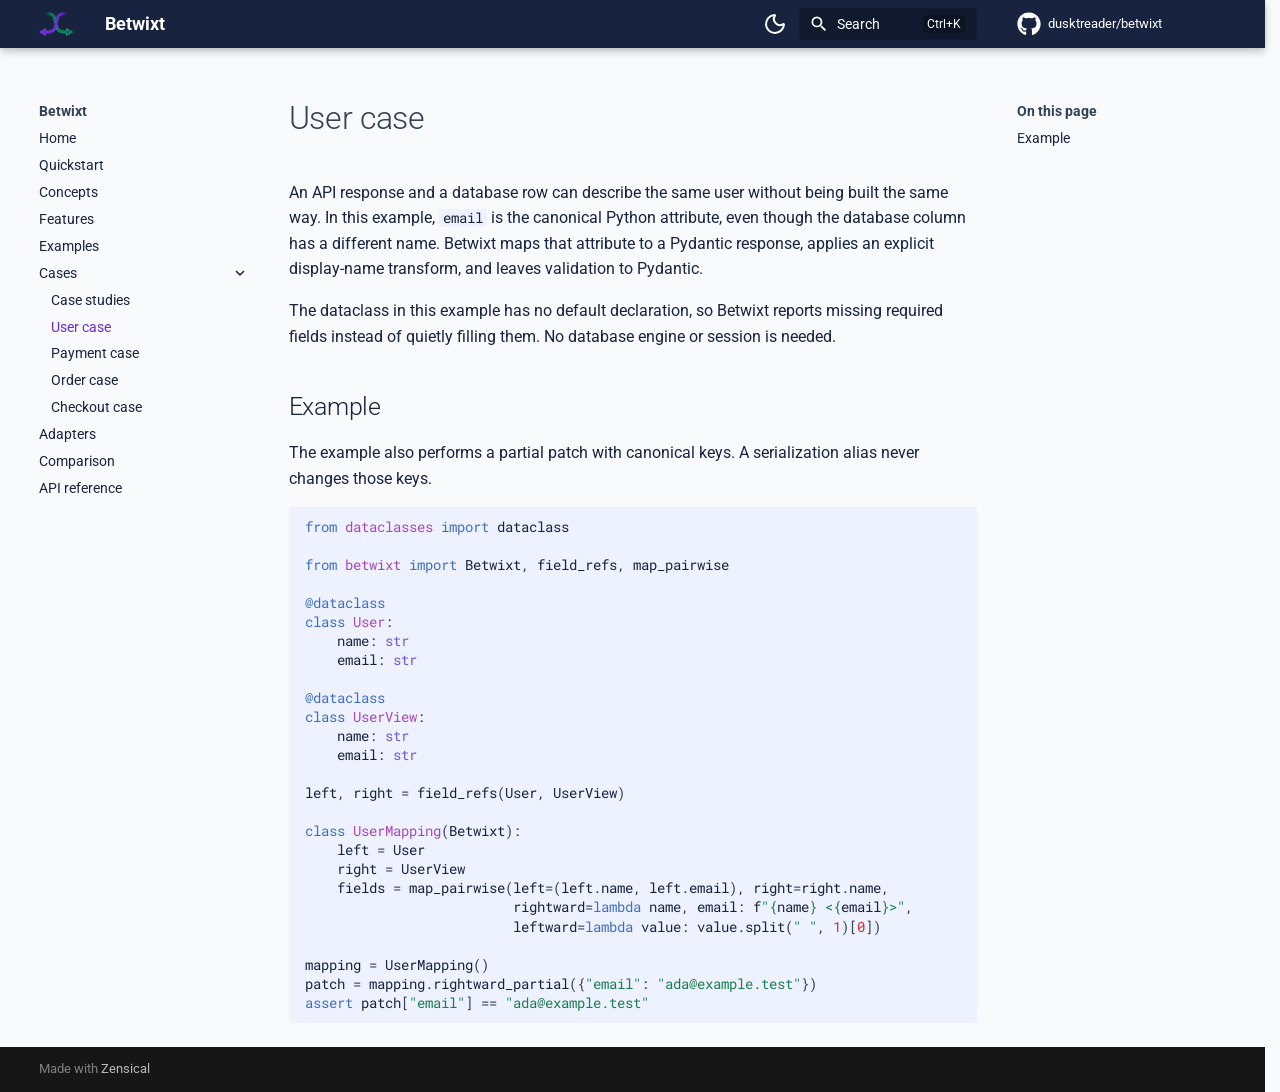
<file: cases/user/index.html>
<!doctype html>
<html lang="en" class="no-js">
  <head>
    
      <meta charset="utf-8">
      <meta name="viewport" content="width=device-width,initial-scale=1">
      
      
      
        <link rel="canonical" href="https://dusktreader.github.io/betwixt/cases/user/">
      
      
        <link rel="prev" href="../">
      
      
        <link rel="next" href="../payment/">
      
      
        
      
      
      <link rel="icon" href="../../static/icon.png">
      <meta name="generator" content="zensical-0.0.13">
    
    
      
        <title>User case - Betwixt</title>
      
    
    
      
        
      
      <link rel="stylesheet" href="../../assets/stylesheets/classic/main.70d17ad7.min.css">
      
        
          
        
        <link rel="stylesheet" href="../../assets/stylesheets/classic/palette.7dc9a0ad.min.css">
      
      
  
  
    
  
    
  
    
  
    
  
    
  
    
  
    
  
    
  
    
  
    
  
    
  
    
  
  
  <style>:root{}</style>



    
    
      
    
    
      
        
        
        <link rel="preconnect" href="https://fonts.gstatic.com" crossorigin>
        <link rel="stylesheet" href="https://fonts.googleapis.com/css?family=Roboto:300,300i,400,400i,500,500i,700,700i%7CRoboto+Mono:400,400i,700,700i&display=fallback">
        <style>:root{--md-text-font:"Roboto";--md-code-font:"Roboto Mono"}</style>
      
    
    
      <link rel="stylesheet" href="../../stylesheets/extra.css">
    
    <script>__md_scope=new URL("../..",location),__md_hash=e=>[...e].reduce(((e,t)=>(e<<5)-e+t.charCodeAt(0)),0),__md_get=(e,t=localStorage,a=__md_scope)=>JSON.parse(t.getItem(a.pathname+"."+e)),__md_set=(e,t,a=localStorage,_=__md_scope)=>{try{a.setItem(_.pathname+"."+e,JSON.stringify(t))}catch(e){}},document.documentElement.setAttribute("data-platform",navigator.platform)</script>
    
      

    
    
  </head>
  
  
    
    
      
    
    
    
    
    <body dir="ltr" data-md-color-scheme="default" data-md-color-primary="deep-purple" data-md-color-accent="teal">
  
    
    <input class="md-toggle" data-md-toggle="drawer" type="checkbox" id="__drawer" autocomplete="off">
    <input class="md-toggle" data-md-toggle="search" type="checkbox" id="__search" autocomplete="off">
    <label class="md-overlay" for="__drawer"></label>
    <div data-md-component="skip">
      
        
        <a href="#user-case" class="md-skip">
          Skip to content
        </a>
      
    </div>
    <div data-md-component="announce">
      
    </div>
    
    
      

  

<header class="md-header md-header--shadow" data-md-component="header">
  <nav class="md-header__inner md-grid" aria-label="Header">
    <a href="../.." title="Betwixt" class="md-header__button md-logo" aria-label="Betwixt" data-md-component="logo">
      
  <img src="../../static/icon.png" alt="logo">

    </a>
    <label class="md-header__button md-icon" for="__drawer">
      
      <svg xmlns="http://www.w3.org/2000/svg" viewBox="0 0 24 24"><path d="M3 6h18v2H3zm0 5h18v2H3zm0 5h18v2H3z"/></svg>
    </label>
    <div class="md-header__title" data-md-component="header-title">
      <div class="md-header__ellipsis">
        <div class="md-header__topic">
          <span class="md-ellipsis">
            Betwixt
          </span>
        </div>
        <div class="md-header__topic" data-md-component="header-topic">
          <span class="md-ellipsis">
            
              User case
            
          </span>
        </div>
      </div>
    </div>
    
      
        <form class="md-header__option" data-md-component="palette">
  
    
    
    
    <input class="md-option" data-md-color-media="none" data-md-color-scheme="default" data-md-color-primary="deep-purple" data-md-color-accent="teal"  aria-label="Switch to dark mode"  type="radio" name="__palette" id="__palette_0">
    
      <label class="md-header__button md-icon" title="Switch to dark mode" for="__palette_1" hidden>
        <svg xmlns="http://www.w3.org/2000/svg" fill="none" stroke="currentColor" stroke-linecap="round" stroke-linejoin="round" stroke-width="2" class="lucide lucide-moon" viewBox="0 0 24 24"><path d="M20.985 12.486a9 9 0 1 1-9.473-9.472c.405-.022.617.46.402.803a6 6 0 0 0 8.268 8.268c.344-.215.825-.004.803.401"/></svg>
      </label>
    
  
    
    
    
    <input class="md-option" data-md-color-media="none" data-md-color-scheme="slate" data-md-color-primary="deep-purple" data-md-color-accent="teal"  aria-label="Switch to light mode"  type="radio" name="__palette" id="__palette_1">
    
      <label class="md-header__button md-icon" title="Switch to light mode" for="__palette_0" hidden>
        <svg xmlns="http://www.w3.org/2000/svg" fill="none" stroke="currentColor" stroke-linecap="round" stroke-linejoin="round" stroke-width="2" class="lucide lucide-sun" viewBox="0 0 24 24"><circle cx="12" cy="12" r="4"/><path d="M12 2v2M12 20v2M4.93 4.93l1.41 1.41M17.66 17.66l1.41 1.41M2 12h2M20 12h2M6.34 17.66l-1.41 1.41M19.07 4.93l-1.41 1.41"/></svg>
      </label>
    
  
</form>
      
    
    
      <script>var palette=__md_get("__palette");if(palette&&palette.color){if("(prefers-color-scheme)"===palette.color.media){var media=matchMedia("(prefers-color-scheme: light)"),input=document.querySelector(media.matches?"[data-md-color-media='(prefers-color-scheme: light)']":"[data-md-color-media='(prefers-color-scheme: dark)']");palette.color.media=input.getAttribute("data-md-color-media"),palette.color.scheme=input.getAttribute("data-md-color-scheme"),palette.color.primary=input.getAttribute("data-md-color-primary"),palette.color.accent=input.getAttribute("data-md-color-accent")}for(var[key,value]of Object.entries(palette.color))document.body.setAttribute("data-md-color-"+key,value)}</script>
    
    
    
      
      
        <label class="md-header__button md-icon" for="__search">
          
          <svg xmlns="http://www.w3.org/2000/svg" viewBox="0 0 24 24"><path d="M9.5 3A6.5 6.5 0 0 1 16 9.5c0 1.61-.59 3.09-1.56 4.23l.27.27h.79l5 5-1.5 1.5-5-5v-.79l-.27-.27A6.52 6.52 0 0 1 9.5 16 6.5 6.5 0 0 1 3 9.5 6.5 6.5 0 0 1 9.5 3m0 2C7 5 5 7 5 9.5S7 14 9.5 14 14 12 14 9.5 12 5 9.5 5"/></svg>
        </label>
        <div class="md-search" data-md-component="search" role="dialog" aria-label="Search">
  <button type="button" class="md-search__button">
    Search
  </button>
</div>
      
    
    <div class="md-header__source">
      
        <a href="https://github.com/dusktreader/betwixt" title="Go to repository" class="md-source" data-md-component="source">
  <div class="md-source__icon md-icon">
    
    <svg xmlns="http://www.w3.org/2000/svg" viewBox="0 0 512 512"><!--! Font Awesome Free 7.1.0 by @fontawesome - https://fontawesome.com License - https://fontawesome.com/license/free (Icons: CC BY 4.0, Fonts: SIL OFL 1.1, Code: MIT License) Copyright 2025 Fonticons, Inc.--><path fill="currentColor" d="M173.9 397.4c0 2-2.3 3.6-5.2 3.6-3.3.3-5.6-1.3-5.6-3.6 0-2 2.3-3.6 5.2-3.6 3-.3 5.6 1.3 5.6 3.6m-31.1-4.5c-.7 2 1.3 4.3 4.3 4.9 2.6 1 5.6 0 6.2-2s-1.3-4.3-4.3-5.2c-2.6-.7-5.5.3-6.2 2.3m44.2-1.7c-2.9.7-4.9 2.6-4.6 4.9.3 2 2.9 3.3 5.9 2.6 2.9-.7 4.9-2.6 4.6-4.6-.3-1.9-3-3.2-5.9-2.9M252.8 8C114.1 8 8 113.3 8 252c0 110.9 69.8 205.8 169.5 239.2 12.8 2.3 17.3-5.6 17.3-12.1 0-6.2-.3-40.4-.3-61.4 0 0-70 15-84.7-29.8 0 0-11.4-29.1-27.8-36.6 0 0-22.9-15.7 1.6-15.4 0 0 24.9 2 38.6 25.8 21.9 38.6 58.6 27.5 72.9 20.9 2.3-16 8.8-27.1 16-33.7-55.9-6.2-112.3-14.3-112.3-110.5 0-27.5 7.6-41.3 23.6-58.9-2.6-6.5-11.1-33.3 2.6-67.9 20.9-6.5 69 27 69 27 20-5.6 41.5-8.5 62.8-8.5s42.8 2.9 62.8 8.5c0 0 48.1-33.6 69-27 13.7 34.7 5.2 61.4 2.6 67.9 16 17.7 25.8 31.5 25.8 58.9 0 96.5-58.9 104.2-114.8 110.5 9.2 7.9 17 22.9 17 46.4 0 33.7-.3 75.4-.3 83.6 0 6.5 4.6 14.4 17.3 12.1C436.2 457.8 504 362.9 504 252 504 113.3 391.5 8 252.8 8M105.2 352.9c-1.3 1-1 3.3.7 5.2 1.6 1.6 3.9 2.3 5.2 1 1.3-1 1-3.3-.7-5.2-1.6-1.6-3.9-2.3-5.2-1m-10.8-8.1c-.7 1.3.3 2.9 2.3 3.9 1.6 1 3.6.7 4.3-.7.7-1.3-.3-2.9-2.3-3.9-2-.6-3.6-.3-4.3.7m32.4 35.6c-1.6 1.3-1 4.3 1.3 6.2 2.3 2.3 5.2 2.6 6.5 1 1.3-1.3.7-4.3-1.3-6.2-2.2-2.3-5.2-2.6-6.5-1m-11.4-14.7c-1.6 1-1.6 3.6 0 5.9s4.3 3.3 5.6 2.3c1.6-1.3 1.6-3.9 0-6.2-1.4-2.3-4-3.3-5.6-2"/></svg>
  </div>
  <div class="md-source__repository">
    dusktreader/betwixt
  </div>
</a>
      
    </div>
  </nav>
  
</header>
    
    <div class="md-container" data-md-component="container">
      
      
        
          
        
      
      <main class="md-main" data-md-component="main">
        <div class="md-main__inner md-grid">
          
            
              
              <div class="md-sidebar md-sidebar--primary" data-md-component="sidebar" data-md-type="navigation" >
                <div class="md-sidebar__scrollwrap">
                  <div class="md-sidebar__inner">
                    



<nav class="md-nav md-nav--primary" aria-label="Navigation" data-md-level="0">
  <label class="md-nav__title" for="__drawer">
    <a href="../.." title="Betwixt" class="md-nav__button md-logo" aria-label="Betwixt" data-md-component="logo">
      
  <img src="../../static/icon.png" alt="logo">

    </a>
    Betwixt
  </label>
  
    <div class="md-nav__source">
      <a href="https://github.com/dusktreader/betwixt" title="Go to repository" class="md-source" data-md-component="source">
  <div class="md-source__icon md-icon">
    
    <svg xmlns="http://www.w3.org/2000/svg" viewBox="0 0 512 512"><!--! Font Awesome Free 7.1.0 by @fontawesome - https://fontawesome.com License - https://fontawesome.com/license/free (Icons: CC BY 4.0, Fonts: SIL OFL 1.1, Code: MIT License) Copyright 2025 Fonticons, Inc.--><path fill="currentColor" d="M173.9 397.4c0 2-2.3 3.6-5.2 3.6-3.3.3-5.6-1.3-5.6-3.6 0-2 2.3-3.6 5.2-3.6 3-.3 5.6 1.3 5.6 3.6m-31.1-4.5c-.7 2 1.3 4.3 4.3 4.9 2.6 1 5.6 0 6.2-2s-1.3-4.3-4.3-5.2c-2.6-.7-5.5.3-6.2 2.3m44.2-1.7c-2.9.7-4.9 2.6-4.6 4.9.3 2 2.9 3.3 5.9 2.6 2.9-.7 4.9-2.6 4.6-4.6-.3-1.9-3-3.2-5.9-2.9M252.8 8C114.1 8 8 113.3 8 252c0 110.9 69.8 205.8 169.5 239.2 12.8 2.3 17.3-5.6 17.3-12.1 0-6.2-.3-40.4-.3-61.4 0 0-70 15-84.7-29.8 0 0-11.4-29.1-27.8-36.6 0 0-22.9-15.7 1.6-15.4 0 0 24.9 2 38.6 25.8 21.9 38.6 58.6 27.5 72.9 20.9 2.3-16 8.8-27.1 16-33.7-55.9-6.2-112.3-14.3-112.3-110.5 0-27.5 7.6-41.3 23.6-58.9-2.6-6.5-11.1-33.3 2.6-67.9 20.9-6.5 69 27 69 27 20-5.6 41.5-8.5 62.8-8.5s42.8 2.9 62.8 8.5c0 0 48.1-33.6 69-27 13.7 34.7 5.2 61.4 2.6 67.9 16 17.7 25.8 31.5 25.8 58.9 0 96.5-58.9 104.2-114.8 110.5 9.2 7.9 17 22.9 17 46.4 0 33.7-.3 75.4-.3 83.6 0 6.5 4.6 14.4 17.3 12.1C436.2 457.8 504 362.9 504 252 504 113.3 391.5 8 252.8 8M105.2 352.9c-1.3 1-1 3.3.7 5.2 1.6 1.6 3.9 2.3 5.2 1 1.3-1 1-3.3-.7-5.2-1.6-1.6-3.9-2.3-5.2-1m-10.8-8.1c-.7 1.3.3 2.9 2.3 3.9 1.6 1 3.6.7 4.3-.7.7-1.3-.3-2.9-2.3-3.9-2-.6-3.6-.3-4.3.7m32.4 35.6c-1.6 1.3-1 4.3 1.3 6.2 2.3 2.3 5.2 2.6 6.5 1 1.3-1.3.7-4.3-1.3-6.2-2.2-2.3-5.2-2.6-6.5-1m-11.4-14.7c-1.6 1-1.6 3.6 0 5.9s4.3 3.3 5.6 2.3c1.6-1.3 1.6-3.9 0-6.2-1.4-2.3-4-3.3-5.6-2"/></svg>
  </div>
  <div class="md-source__repository">
    dusktreader/betwixt
  </div>
</a>
    </div>
  
  <ul class="md-nav__list" data-md-scrollfix>
    
      
      
  
  
  
  
    <li class="md-nav__item">
      <a href="../.." class="md-nav__link">
        
  
  
  <span class="md-ellipsis">
    
  
    Home
  

    
  </span>
  
  

      </a>
    </li>
  

    
      
      
  
  
  
  
    <li class="md-nav__item">
      <a href="../../quickstart/" class="md-nav__link">
        
  
  
  <span class="md-ellipsis">
    
  
    Quickstart
  

    
  </span>
  
  

      </a>
    </li>
  

    
      
      
  
  
  
  
    <li class="md-nav__item">
      <a href="../../concepts/" class="md-nav__link">
        
  
  
  <span class="md-ellipsis">
    
  
    Concepts
  

    
  </span>
  
  

      </a>
    </li>
  

    
      
      
  
  
  
  
    <li class="md-nav__item">
      <a href="../../features/" class="md-nav__link">
        
  
  
  <span class="md-ellipsis">
    
  
    Features
  

    
  </span>
  
  

      </a>
    </li>
  

    
      
      
  
  
  
  
    <li class="md-nav__item">
      <a href="../../examples/" class="md-nav__link">
        
  
  
  <span class="md-ellipsis">
    
  
    Examples
  

    
  </span>
  
  

      </a>
    </li>
  

    
      
      
  
  
    
  
  
  
    
    
    
    
    
    <li class="md-nav__item md-nav__item--active md-nav__item--nested">
      
        
        
        <input class="md-nav__toggle md-toggle " type="checkbox" id="__nav_6" checked>
        
          
          <label class="md-nav__link" for="__nav_6" id="__nav_6_label" tabindex="0">
            
  
  
  <span class="md-ellipsis">
    
  
    Cases
  

    
  </span>
  
  

            <span class="md-nav__icon md-icon"></span>
          </label>
        
        <nav class="md-nav" data-md-level="1" aria-labelledby="__nav_6_label" aria-expanded="true">
          <label class="md-nav__title" for="__nav_6">
            <span class="md-nav__icon md-icon"></span>
            
  
    Cases
  

          </label>
          <ul class="md-nav__list" data-md-scrollfix>
            
              
                
  
  
  
  
    <li class="md-nav__item">
      <a href="../" class="md-nav__link">
        
  
  
  <span class="md-ellipsis">
    
  
    Case studies
  

    
  </span>
  
  

      </a>
    </li>
  

              
            
              
                
  
  
    
  
  
  
    <li class="md-nav__item md-nav__item--active">
      
      <input class="md-nav__toggle md-toggle" type="checkbox" id="__toc">
      
      
        
      
      
        <label class="md-nav__link md-nav__link--active" for="__toc">
          
  
  
  <span class="md-ellipsis">
    
  
    User case
  

    
  </span>
  
  

          <span class="md-nav__icon md-icon"></span>
        </label>
      
      <a href="./" class="md-nav__link md-nav__link--active">
        
  
  
  <span class="md-ellipsis">
    
  
    User case
  

    
  </span>
  
  

      </a>
      
        


<nav class="md-nav md-nav--secondary" aria-label="On this page">
  
  
  
    
  
  
    <label class="md-nav__title" for="__toc">
      <span class="md-nav__icon md-icon"></span>
      On this page
    </label>
    <ul class="md-nav__list" data-md-component="toc" data-md-scrollfix>
      
        <li class="md-nav__item">
  <a href="#example" class="md-nav__link">
    <span class="md-ellipsis">
      
        Example
      
    </span>
  </a>
  
</li>
      
    </ul>
  
</nav>
      
    </li>
  

              
            
              
                
  
  
  
  
    <li class="md-nav__item">
      <a href="../payment/" class="md-nav__link">
        
  
  
  <span class="md-ellipsis">
    
  
    Payment case
  

    
  </span>
  
  

      </a>
    </li>
  

              
            
              
                
  
  
  
  
    <li class="md-nav__item">
      <a href="../order/" class="md-nav__link">
        
  
  
  <span class="md-ellipsis">
    
  
    Order case
  

    
  </span>
  
  

      </a>
    </li>
  

              
            
              
                
  
  
  
  
    <li class="md-nav__item">
      <a href="../checkout/" class="md-nav__link">
        
  
  
  <span class="md-ellipsis">
    
  
    Checkout case
  

    
  </span>
  
  

      </a>
    </li>
  

              
            
          </ul>
        </nav>
      
    </li>
  

    
      
      
  
  
  
  
    <li class="md-nav__item">
      <a href="../../adapters/" class="md-nav__link">
        
  
  
  <span class="md-ellipsis">
    
  
    Adapters
  

    
  </span>
  
  

      </a>
    </li>
  

    
      
      
  
  
  
  
    <li class="md-nav__item">
      <a href="../../comparison/" class="md-nav__link">
        
  
  
  <span class="md-ellipsis">
    
  
    Comparison
  

    
  </span>
  
  

      </a>
    </li>
  

    
      
      
  
  
  
  
    <li class="md-nav__item">
      <a href="../../api-reference/" class="md-nav__link">
        
  
  
  <span class="md-ellipsis">
    
  
    API reference
  

    
  </span>
  
  

      </a>
    </li>
  

    
  </ul>
</nav>
                  </div>
                </div>
              </div>
            
            
              
              <div class="md-sidebar md-sidebar--secondary" data-md-component="sidebar" data-md-type="toc" >
                <div class="md-sidebar__scrollwrap">
                  <div class="md-sidebar__inner">
                    


<nav class="md-nav md-nav--secondary" aria-label="On this page">
  
  
  
    
  
  
    <label class="md-nav__title" for="__toc">
      <span class="md-nav__icon md-icon"></span>
      On this page
    </label>
    <ul class="md-nav__list" data-md-component="toc" data-md-scrollfix>
      
        <li class="md-nav__item">
  <a href="#example" class="md-nav__link">
    <span class="md-ellipsis">
      
        Example
      
    </span>
  </a>
  
</li>
      
    </ul>
  
</nav>
                  </div>
                </div>
              </div>
            
          
          
            <div class="md-content" data-md-component="content">
              
              <article class="md-content__inner md-typeset">
                
                  
  
  


<h1 id="user-case">User case<a class="headerlink" href="#user-case" title="Permanent link">&para;</a></h1>
<p>An API response and a database row can describe the same user without being built the same way.
In this example, <code>email</code> is the canonical Python attribute, even though the database column has a different name.
Betwixt maps that attribute to a Pydantic response, applies an explicit display-name transform, and leaves validation to
Pydantic.</p>
<p>The dataclass in this example has no default declaration, so Betwixt reports missing required fields instead of quietly
filling them. No database engine or session is needed.</p>
<h2 id="example">Example<a class="headerlink" href="#example" title="Permanent link">&para;</a></h2>
<p>The example also performs a partial patch with canonical keys. A serialization alias never changes those keys.</p>
<div class="language-python highlight"><pre><span></span><code><span id="__span-0-1"><a id="__codelineno-0-1" name="__codelineno-0-1" href="#__codelineno-0-1"></a><span class="kn">from</span><span class="w"> </span><span class="nn">dataclasses</span><span class="w"> </span><span class="kn">import</span> <span class="n">dataclass</span>
</span><span id="__span-0-2"><a id="__codelineno-0-2" name="__codelineno-0-2" href="#__codelineno-0-2"></a>
</span><span id="__span-0-3"><a id="__codelineno-0-3" name="__codelineno-0-3" href="#__codelineno-0-3"></a><span class="kn">from</span><span class="w"> </span><span class="nn">betwixt</span><span class="w"> </span><span class="kn">import</span> <span class="n">Betwixt</span><span class="p">,</span> <span class="n">field_refs</span><span class="p">,</span> <span class="n">map_pairwise</span>
</span><span id="__span-0-4"><a id="__codelineno-0-4" name="__codelineno-0-4" href="#__codelineno-0-4"></a>
</span><span id="__span-0-5"><a id="__codelineno-0-5" name="__codelineno-0-5" href="#__codelineno-0-5"></a><span class="nd">@dataclass</span>
</span><span id="__span-0-6"><a id="__codelineno-0-6" name="__codelineno-0-6" href="#__codelineno-0-6"></a><span class="k">class</span><span class="w"> </span><span class="nc">User</span><span class="p">:</span>
</span><span id="__span-0-7"><a id="__codelineno-0-7" name="__codelineno-0-7" href="#__codelineno-0-7"></a>    <span class="n">name</span><span class="p">:</span> <span class="nb">str</span>
</span><span id="__span-0-8"><a id="__codelineno-0-8" name="__codelineno-0-8" href="#__codelineno-0-8"></a>    <span class="n">email</span><span class="p">:</span> <span class="nb">str</span>
</span><span id="__span-0-9"><a id="__codelineno-0-9" name="__codelineno-0-9" href="#__codelineno-0-9"></a>
</span><span id="__span-0-10"><a id="__codelineno-0-10" name="__codelineno-0-10" href="#__codelineno-0-10"></a><span class="nd">@dataclass</span>
</span><span id="__span-0-11"><a id="__codelineno-0-11" name="__codelineno-0-11" href="#__codelineno-0-11"></a><span class="k">class</span><span class="w"> </span><span class="nc">UserView</span><span class="p">:</span>
</span><span id="__span-0-12"><a id="__codelineno-0-12" name="__codelineno-0-12" href="#__codelineno-0-12"></a>    <span class="n">name</span><span class="p">:</span> <span class="nb">str</span>
</span><span id="__span-0-13"><a id="__codelineno-0-13" name="__codelineno-0-13" href="#__codelineno-0-13"></a>    <span class="n">email</span><span class="p">:</span> <span class="nb">str</span>
</span><span id="__span-0-14"><a id="__codelineno-0-14" name="__codelineno-0-14" href="#__codelineno-0-14"></a>
</span><span id="__span-0-15"><a id="__codelineno-0-15" name="__codelineno-0-15" href="#__codelineno-0-15"></a><span class="n">left</span><span class="p">,</span> <span class="n">right</span> <span class="o">=</span> <span class="n">field_refs</span><span class="p">(</span><span class="n">User</span><span class="p">,</span> <span class="n">UserView</span><span class="p">)</span>
</span><span id="__span-0-16"><a id="__codelineno-0-16" name="__codelineno-0-16" href="#__codelineno-0-16"></a>
</span><span id="__span-0-17"><a id="__codelineno-0-17" name="__codelineno-0-17" href="#__codelineno-0-17"></a><span class="k">class</span><span class="w"> </span><span class="nc">UserMapping</span><span class="p">(</span><span class="n">Betwixt</span><span class="p">):</span>
</span><span id="__span-0-18"><a id="__codelineno-0-18" name="__codelineno-0-18" href="#__codelineno-0-18"></a>    <span class="n">left</span> <span class="o">=</span> <span class="n">User</span>
</span><span id="__span-0-19"><a id="__codelineno-0-19" name="__codelineno-0-19" href="#__codelineno-0-19"></a>    <span class="n">right</span> <span class="o">=</span> <span class="n">UserView</span>
</span><span id="__span-0-20"><a id="__codelineno-0-20" name="__codelineno-0-20" href="#__codelineno-0-20"></a>    <span class="n">fields</span> <span class="o">=</span> <span class="n">map_pairwise</span><span class="p">(</span><span class="n">left</span><span class="o">=</span><span class="p">(</span><span class="n">left</span><span class="o">.</span><span class="n">name</span><span class="p">,</span> <span class="n">left</span><span class="o">.</span><span class="n">email</span><span class="p">),</span> <span class="n">right</span><span class="o">=</span><span class="n">right</span><span class="o">.</span><span class="n">name</span><span class="p">,</span>
</span><span id="__span-0-21"><a id="__codelineno-0-21" name="__codelineno-0-21" href="#__codelineno-0-21"></a>                          <span class="n">rightward</span><span class="o">=</span><span class="k">lambda</span> <span class="n">name</span><span class="p">,</span> <span class="n">email</span><span class="p">:</span> <span class="sa">f</span><span class="s2">&quot;</span><span class="si">{</span><span class="n">name</span><span class="si">}</span><span class="s2"> &lt;</span><span class="si">{</span><span class="n">email</span><span class="si">}</span><span class="s2">&gt;&quot;</span><span class="p">,</span>
</span><span id="__span-0-22"><a id="__codelineno-0-22" name="__codelineno-0-22" href="#__codelineno-0-22"></a>                          <span class="n">leftward</span><span class="o">=</span><span class="k">lambda</span> <span class="n">value</span><span class="p">:</span> <span class="n">value</span><span class="o">.</span><span class="n">split</span><span class="p">(</span><span class="s2">&quot; &quot;</span><span class="p">,</span> <span class="mi">1</span><span class="p">)[</span><span class="mi">0</span><span class="p">])</span>
</span><span id="__span-0-23"><a id="__codelineno-0-23" name="__codelineno-0-23" href="#__codelineno-0-23"></a>
</span><span id="__span-0-24"><a id="__codelineno-0-24" name="__codelineno-0-24" href="#__codelineno-0-24"></a><span class="n">mapping</span> <span class="o">=</span> <span class="n">UserMapping</span><span class="p">()</span>
</span><span id="__span-0-25"><a id="__codelineno-0-25" name="__codelineno-0-25" href="#__codelineno-0-25"></a><span class="n">patch</span> <span class="o">=</span> <span class="n">mapping</span><span class="o">.</span><span class="n">rightward_partial</span><span class="p">({</span><span class="s2">&quot;email&quot;</span><span class="p">:</span> <span class="s2">&quot;ada@example.test&quot;</span><span class="p">})</span>
</span><span id="__span-0-26"><a id="__codelineno-0-26" name="__codelineno-0-26" href="#__codelineno-0-26"></a><span class="k">assert</span> <span class="n">patch</span><span class="p">[</span><span class="s2">&quot;email&quot;</span><span class="p">]</span> <span class="o">==</span> <span class="s2">&quot;ada@example.test&quot;</span>
</span></code></pre></div>














                
              </article>
            </div>
          
          
<script>var target=document.getElementById(location.hash.slice(1));target&&target.name&&(target.checked=target.name.startsWith("__tabbed_"))</script>
        </div>
        
      </main>
      
        <footer class="md-footer">
  
  <div class="md-footer-meta md-typeset">
    <div class="md-footer-meta__inner md-grid">
      <div class="md-copyright">
  
  
    Made with
    <a href="https://zensical.org/" target="_blank" rel="noopener">
      Zensical
    </a>
  
</div>
      
    </div>
  </div>
</footer>
      
    </div>
    <div class="md-dialog" data-md-component="dialog">
      <div class="md-dialog__inner md-typeset"></div>
    </div>
    
    
    
      
      
      
      <script id="__config" type="application/json">{"annotate":null,"base":"../..","features":[],"search":"../../assets/javascripts/workers/search.1bfe1b73.min.js","tags":null,"translations":{"clipboard.copied":"Copied to clipboard","clipboard.copy":"Copy to clipboard","search.result.more.one":"1 more on this page","search.result.more.other":"# more on this page","search.result.none":"No matching documents","search.result.one":"1 matching document","search.result.other":"# matching documents","search.result.placeholder":"Type to start searching","search.result.term.missing":"Missing","select.version":"Select version"},"version":null}</script>
    
    
      <script src="../../assets/javascripts/bundle.6008f134.min.js"></script>
      
    
  </body>
</html>
</file>
<file: stylesheets/extra.css>
/* Betwixt palette: navy wordmark with purple and green data flows. */

[data-md-color-scheme="default"] {
    --md-primary-fg-color: #17233f;
    --md-primary-fg-color--light: #8b5cf6;
    --md-primary-fg-color--dark: #4c1d95;
    --md-primary-bg-color: #ffffff;
    --md-primary-bg-color--light: #f5f3ff;
    --md-accent-fg-color: #047857;
    --md-accent-fg-color--transparent: #04785720;
    --md-accent-bg-color: #ffffff;
    --md-typeset-a-color: #6d28d9;
    --md-default-bg-color: #f8fafc;
    --md-default-bg-color--light: #ffffff;
    --md-default-bg-color--lighter: #e2e8f0;
    --md-default-bg-color--lightest: #cbd5e1;
    --md-default-fg-color: #17233f;
    --md-default-fg-color--light: #334155;
    --md-default-fg-color--lighter: #64748b;
    --md-default-fg-color--lightest: #94a3b8;
    --md-code-bg-color: #eef2ff;
    --md-code-fg-color: #17233f;
}

[data-md-color-scheme="slate"] {
    --md-primary-fg-color: #17233f;
    --md-primary-fg-color--light: #8b5cf6;
    --md-primary-fg-color--dark: #4c1d95;
    --md-primary-bg-color: #ffffff;
    --md-primary-bg-color--light: #f8fafc;
    --md-accent-fg-color: #34d399;
    --md-accent-fg-color--transparent: #34d39926;
    --md-accent-bg-color: #10182c;
    --md-typeset-a-color: #a78bfa;
    --md-default-bg-color: #10182c;
    --md-default-bg-color--light: #17233f;
    --md-default-bg-color--lighter: #263653;
    --md-default-bg-color--lightest: #3b4b68;
    --md-default-fg-color: #f8fafc;
    --md-default-fg-color--light: #cbd5e1;
    --md-default-fg-color--lighter: #94a3b8;
    --md-default-fg-color--lightest: #64748b;
    --md-code-bg-color: #17233f;
    --md-code-fg-color: #e9d5ff;
}

.md-nav__item--section > .md-nav__link {
    color: var(--md-primary-fg-color);
    font-size: .65rem;
    font-weight: 700;
    letter-spacing: .08em;
    text-transform: uppercase;
}

[data-md-color-scheme="slate"] .md-nav__item--section > .md-nav__link {
    color: #a78bfa;
}
</file>
<file: assets/stylesheets/classic/main.70d17ad7.min.css>
@charset "UTF-8";html{-webkit-text-size-adjust:none;-moz-text-size-adjust:none;text-size-adjust:none;box-sizing:border-box}*,:after,:before{box-sizing:inherit}@media (prefers-reduced-motion){*,:after,:before{transition:none!important}}body{margin:0}a,button,input,label{-webkit-tap-highlight-color:transparent}a{color:inherit;text-decoration:none}hr{border:0;box-sizing:initial;display:block;height:.05rem;overflow:visible;padding:0}small{font-size:80%}sub,sup{line-height:1em}img{border-style:none}table{border-collapse:initial;border-spacing:0}td,th{font-weight:400;vertical-align:top}button{background:#0000;border:0;font-family:inherit;font-size:inherit;margin:0;padding:0}input{border:0;outline:none}:root{--md-primary-fg-color:#4051b5;--md-primary-fg-color--light:#5d6cc0;--md-primary-fg-color--dark:#303fa1;--md-primary-bg-color:#fff;--md-primary-bg-color--light:#ffffffb3;--md-accent-fg-color:#526cfe;--md-accent-fg-color--transparent:#526cfe1a;--md-accent-bg-color:#fff;--md-accent-bg-color--light:#ffffffb3}[data-md-color-scheme=default]{color-scheme:light}[data-md-color-scheme=default] img[src$="#gh-dark-mode-only"],[data-md-color-scheme=default] img[src$="#only-dark"]{display:none}:root,[data-md-color-scheme=default]{--md-hue:225deg;--md-default-fg-color:#000000de;--md-default-fg-color--light:#0000008a;--md-default-fg-color--lighter:#00000052;--md-default-fg-color--lightest:#00000012;--md-default-bg-color:#fff;--md-default-bg-color--light:#ffffffb3;--md-default-bg-color--lighter:#ffffff4d;--md-default-bg-color--lightest:#ffffff1f;--md-code-fg-color:#36464e;--md-code-bg-color:#f5f5f5;--md-code-bg-color--light:#f5f5f5b3;--md-code-bg-color--lighter:#f5f5f54d;--md-code-hl-color:#4287ff;--md-code-hl-color--light:#4287ff1a;--md-code-hl-number-color:#d52a2a;--md-code-hl-special-color:#db1457;--md-code-hl-function-color:#a846b9;--md-code-hl-constant-color:#6e59d9;--md-code-hl-keyword-color:#3f6ec6;--md-code-hl-string-color:#1c7d4d;--md-code-hl-name-color:var(--md-code-fg-color);--md-code-hl-operator-color:var(--md-default-fg-color--light);--md-code-hl-punctuation-color:var(--md-default-fg-color--light);--md-code-hl-comment-color:var(--md-default-fg-color--light);--md-code-hl-generic-color:var(--md-default-fg-color--light);--md-code-hl-variable-color:var(--md-default-fg-color--light);--md-typeset-color:var(--md-default-fg-color);--md-typeset-a-color:var(--md-primary-fg-color);--md-typeset-del-color:#f5503d26;--md-typeset-ins-color:#0bd57026;--md-typeset-kbd-color:#fafafa;--md-typeset-kbd-accent-color:#fff;--md-typeset-kbd-border-color:#b8b8b8;--md-typeset-mark-color:#ffff0080;--md-typeset-table-color:#0000001f;--md-typeset-table-color--light:rgba(0,0,0,.035);--md-admonition-fg-color:var(--md-default-fg-color);--md-admonition-bg-color:var(--md-default-bg-color);--md-warning-fg-color:#000000de;--md-warning-bg-color:#ff9;--md-footer-fg-color:#fff;--md-footer-fg-color--light:#ffffffb3;--md-footer-fg-color--lighter:#ffffff73;--md-footer-bg-color:#000000de;--md-footer-bg-color--dark:#00000052;--md-shadow-z1:0 0.2rem 0.5rem #0000000d,0 0 0.05rem #0000001a;--md-shadow-z2:0 0.2rem 0.5rem #0000001a,0 0 0.05rem #00000040;--md-shadow-z3:0 0.2rem 0.5rem #0003,0 0 0.05rem #00000059;--color-foreground:0 0 0;--color-background:255 255 255;--color-background-subtle:240 240 240;--color-backdrop:255 255 255}.md-icon svg{fill:currentcolor;display:block;height:1.2rem;width:1.2rem}.md-icon svg.lucide{fill:#0000;stroke:currentcolor}body{-webkit-font-smoothing:antialiased;-moz-osx-font-smoothing:grayscale;--md-text-font-family:var(--md-text-font,_),-apple-system,BlinkMacSystemFont,Helvetica,Arial,sans-serif;--md-code-font-family:var(--md-code-font,_),SFMono-Regular,Consolas,Menlo,monospace}aside,body,input{font-feature-settings:"kern","liga";color:var(--md-typeset-color);font-family:var(--md-text-font-family)}code,kbd,pre{font-feature-settings:"kern";font-family:var(--md-code-font-family)}:root{--md-typeset-table-sort-icon:url('data:image/svg+xml;charset=utf-8,<svg xmlns="http://www.w3.org/2000/svg" viewBox="0 0 24 24"><path d="m18 21-4-4h3V7h-3l4-4 4 4h-3v10h3M2 19v-2h10v2M2 13v-2h7v2M2 7V5h4v2z"/></svg>');--md-typeset-table-sort-icon--asc:url('data:image/svg+xml;charset=utf-8,<svg xmlns="http://www.w3.org/2000/svg" viewBox="0 0 24 24"><path d="M19 17h3l-4 4-4-4h3V3h2M2 17h10v2H2M6 5v2H2V5m0 6h7v2H2z"/></svg>');--md-typeset-table-sort-icon--desc:url('data:image/svg+xml;charset=utf-8,<svg xmlns="http://www.w3.org/2000/svg" viewBox="0 0 24 24"><path d="M19 7h3l-4-4-4 4h3v14h2M2 17h10v2H2M6 5v2H2V5m0 6h7v2H2z"/></svg>')}.md-typeset{-webkit-print-color-adjust:exact;color-adjust:exact;font-size:.8rem;line-height:1.6;overflow-wrap:break-word}@media print{.md-typeset{font-size:.68rem}}.md-typeset blockquote,.md-typeset dl,.md-typeset figure,.md-typeset ol,.md-typeset pre,.md-typeset ul{margin-bottom:1em;margin-top:1em}.md-typeset h1{color:var(--md-default-fg-color--light);font-size:2em;line-height:1.3;margin:0 0 1.25em}.md-typeset h1,.md-typeset h2{font-weight:300;letter-spacing:-.01em}.md-typeset h2{font-size:1.5625em;line-height:1.4;margin:1.6em 0 .64em}.md-typeset h3{font-size:1.25em;font-weight:400;letter-spacing:-.01em;line-height:1.5;margin:1.6em 0 .8em}.md-typeset h2+h3{margin-top:.8em}.md-typeset h4{font-weight:700;letter-spacing:-.01em;margin:1em 0}.md-typeset h5,.md-typeset h6{color:var(--md-default-fg-color--light);font-size:.8em;font-weight:700;letter-spacing:-.01em;margin:1.25em 0}.md-typeset h5{text-transform:uppercase}.md-typeset h5 code{text-transform:none}.md-typeset hr{border-bottom:.05rem solid var(--md-default-fg-color--lightest);display:flow-root;margin:1.5em 0}.md-typeset a{color:var(--md-typeset-a-color);word-break:break-word}.md-typeset a,.md-typeset a:before{transition:color 125ms}.md-typeset a:focus,.md-typeset a:hover{color:var(--md-accent-fg-color)}.md-typeset a:focus code,.md-typeset a:hover code{background-color:var(--md-accent-fg-color--transparent);color:var(--md-accent-fg-color)}.md-typeset a code{color:var(--md-typeset-a-color)}.md-typeset a.focus-visible{outline-color:var(--md-accent-fg-color);outline-offset:.2rem}.md-typeset code,.md-typeset kbd,.md-typeset pre{color:var(--md-code-fg-color);direction:ltr;font-variant-ligatures:none;transition:background-color 125ms}@media print{.md-typeset code,.md-typeset kbd,.md-typeset pre{white-space:pre-wrap}}.md-typeset code{background-color:var(--md-code-bg-color);border-radius:.1rem;-webkit-box-decoration-break:clone;box-decoration-break:clone;font-size:.85em;padding:0 .2941176471em;transition:color 125ms,background-color 125ms;word-break:break-word}.md-typeset code:not(.focus-visible){-webkit-tap-highlight-color:transparent;outline:none}.md-typeset pre{display:flow-root;line-height:1.4;position:relative}.md-typeset pre>code{-webkit-box-decoration-break:slice;box-decoration-break:slice;box-shadow:none;display:block;margin:0;outline-color:var(--md-accent-fg-color);overflow:auto;padding:.7720588235em 1.1764705882em;scrollbar-color:var(--md-default-fg-color--lighter) #0000;scrollbar-width:thin;touch-action:auto;word-break:normal}.md-typeset pre>code:hover{scrollbar-color:var(--md-accent-fg-color) #0000}.md-typeset pre>code::-webkit-scrollbar{height:.2rem;width:.2rem}.md-typeset pre>code::-webkit-scrollbar-thumb{background-color:var(--md-default-fg-color--lighter)}.md-typeset pre>code::-webkit-scrollbar-thumb:hover{background-color:var(--md-accent-fg-color)}.md-typeset kbd{background-color:var(--md-typeset-kbd-color);border-radius:.1rem;box-shadow:0 .1rem 0 .05rem var(--md-typeset-kbd-border-color),0 .1rem 0 var(--md-typeset-kbd-border-color),0 -.1rem .2rem var(--md-typeset-kbd-accent-color) inset;color:var(--md-default-fg-color);display:inline-block;font-size:.75em;padding:0 .6666666667em;vertical-align:text-top;word-break:break-word}.md-typeset mark{background-color:var(--md-typeset-mark-color);-webkit-box-decoration-break:clone;box-decoration-break:clone;color:inherit;word-break:break-word}.md-typeset abbr{cursor:help;text-decoration:none}.md-typeset [data-preview],.md-typeset abbr{border-bottom:.05rem dotted var(--md-default-fg-color--light)}.md-typeset small{opacity:.75}[dir=ltr] .md-typeset sub,[dir=ltr] .md-typeset sup{margin-left:.078125em}[dir=rtl] .md-typeset sub,[dir=rtl] .md-typeset sup{margin-right:.078125em}[dir=ltr] .md-typeset blockquote{padding-left:.6rem}[dir=rtl] .md-typeset blockquote{padding-right:.6rem}[dir=ltr] .md-typeset blockquote{border-left:.2rem solid var(--md-default-fg-color--lighter)}[dir=rtl] .md-typeset blockquote{border-right:.2rem solid var(--md-default-fg-color--lighter)}.md-typeset blockquote{color:var(--md-default-fg-color--light);margin-left:0;margin-right:0}.md-typeset ul{list-style-type:disc}.md-typeset ul[type]{list-style-type:revert-layer}[dir=ltr] .md-typeset ol,[dir=ltr] .md-typeset ul{margin-left:.625em}[dir=rtl] .md-typeset ol,[dir=rtl] .md-typeset ul{margin-right:.625em}.md-typeset ol,.md-typeset ul{padding:0}.md-typeset ol:not([hidden]),.md-typeset ul:not([hidden]){display:flow-root}.md-typeset ol ol,.md-typeset ul ol{list-style-type:lower-alpha}.md-typeset ol ol ol,.md-typeset ul ol ol{list-style-type:lower-roman}.md-typeset ol ol ol ol,.md-typeset ul ol ol ol{list-style-type:upper-alpha}.md-typeset ol ol ol ol ol,.md-typeset ul ol ol ol ol{list-style-type:upper-roman}.md-typeset ol[type],.md-typeset ul[type]{list-style-type:revert-layer}[dir=ltr] .md-typeset ol li,[dir=ltr] .md-typeset ul li{margin-left:1.25em}[dir=rtl] .md-typeset ol li,[dir=rtl] .md-typeset ul li{margin-right:1.25em}.md-typeset ol li,.md-typeset ul li{margin-bottom:.5em}.md-typeset ol li blockquote,.md-typeset ol li p,.md-typeset ul li blockquote,.md-typeset ul li p{margin:.5em 0}.md-typeset ol li:last-child,.md-typeset ul li:last-child{margin-bottom:0}[dir=ltr] .md-typeset ol li ol,[dir=ltr] .md-typeset ol li ul,[dir=ltr] .md-typeset ul li ol,[dir=ltr] .md-typeset ul li ul{margin-left:.625em}[dir=rtl] .md-typeset ol li ol,[dir=rtl] .md-typeset ol li ul,[dir=rtl] .md-typeset ul li ol,[dir=rtl] .md-typeset ul li ul{margin-right:.625em}.md-typeset ol li ol,.md-typeset ol li ul,.md-typeset ul li ol,.md-typeset ul li ul{margin-bottom:.5em;margin-top:.5em}[dir=ltr] .md-typeset dd{margin-left:1.875em}[dir=rtl] .md-typeset dd{margin-right:1.875em}.md-typeset dd{margin-bottom:1.5em;margin-top:1em}.md-typeset img,.md-typeset svg,.md-typeset video{height:auto;max-width:100%}.md-typeset img[align=left]{margin:1em 1em 1em 0}.md-typeset img[align=right]{margin:1em 0 1em 1em}.md-typeset img[align]:only-child{margin-top:0}.md-typeset figure{display:flow-root;margin:1em auto;max-width:100%;text-align:center;width:fit-content}.md-typeset figure img{display:block;margin:0 auto}.md-typeset figcaption{font-style:italic;margin:1em auto;max-width:24rem}.md-typeset iframe{max-width:100%}.md-typeset table:not([class]){background-color:var(--md-default-bg-color);border:.05rem solid var(--md-typeset-table-color);border-radius:.1rem;display:inline-block;font-size:.64rem;max-width:100%;overflow:auto;touch-action:auto}@media print{.md-typeset table:not([class]){display:table}}.md-typeset table:not([class])+*{margin-top:1.5em}.md-typeset table:not([class]) td>:first-child,.md-typeset table:not([class]) th>:first-child{margin-top:0}.md-typeset table:not([class]) td>:last-child,.md-typeset table:not([class]) th>:last-child{margin-bottom:0}.md-typeset table:not([class]) td:not([align]),.md-typeset table:not([class]) th:not([align]){text-align:left}[dir=rtl] .md-typeset table:not([class]) td:not([align]),[dir=rtl] .md-typeset table:not([class]) th:not([align]){text-align:right}.md-typeset table:not([class]) th{font-weight:700;min-width:5rem;padding:.9375em 1.25em;vertical-align:top}.md-typeset table:not([class]) td{border-top:.05rem solid var(--md-typeset-table-color);padding:.9375em 1.25em;vertical-align:top}.md-typeset table:not([class]) tbody tr{transition:background-color 125ms}.md-typeset table:not([class]) tbody tr:hover{background-color:var(--md-typeset-table-color--light);box-shadow:0 .05rem 0 var(--md-default-bg-color) inset}.md-typeset table:not([class]) a{word-break:normal}.md-typeset table th[role=columnheader]{cursor:pointer}[dir=ltr] .md-typeset table th[role=columnheader]:after{margin-left:.5em}[dir=rtl] .md-typeset table th[role=columnheader]:after{margin-right:.5em}.md-typeset table th[role=columnheader]:after{content:"";display:inline-block;height:1.2em;-webkit-mask-image:var(--md-typeset-table-sort-icon);mask-image:var(--md-typeset-table-sort-icon);-webkit-mask-repeat:no-repeat;mask-repeat:no-repeat;-webkit-mask-size:contain;mask-size:contain;transition:background-color 125ms;vertical-align:text-bottom;width:1.2em}.md-typeset table th[role=columnheader]:hover:after{background-color:var(--md-default-fg-color--lighter)}.md-typeset table th[role=columnheader][aria-sort=ascending]:after{background-color:var(--md-default-fg-color--light);-webkit-mask-image:var(--md-typeset-table-sort-icon--asc);mask-image:var(--md-typeset-table-sort-icon--asc)}.md-typeset table th[role=columnheader][aria-sort=descending]:after{background-color:var(--md-default-fg-color--light);-webkit-mask-image:var(--md-typeset-table-sort-icon--desc);mask-image:var(--md-typeset-table-sort-icon--desc)}.md-typeset__scrollwrap{margin:1em -.8rem;overflow-x:auto;touch-action:auto}.md-typeset__table{display:inline-block;margin-bottom:.5em;padding:0 .8rem}@media print{.md-typeset__table{display:block}}html .md-typeset__table table{display:table;margin:0;overflow:hidden;width:100%}@media screen and (max-width:44.984375em){.md-content__inner>pre{margin:1em -.8rem}.md-content__inner>pre code{border-radius:0}}.md-typeset .md-author{border-radius:100%;display:block;flex-shrink:0;height:1.6rem;overflow:hidden;position:relative;transition:color 125ms,transform 125ms;width:1.6rem}.md-typeset .md-author img{display:block}.md-typeset .md-author--more{background:var(--md-default-fg-color--lightest);color:var(--md-default-fg-color--lighter);font-size:.6rem;font-weight:700;line-height:1.6rem;text-align:center}.md-typeset .md-author--long{height:2.4rem;width:2.4rem}.md-typeset a.md-author{transform:scale(1)}.md-typeset a.md-author img{border-radius:100%;filter:grayscale(100%) opacity(75%);transition:filter 125ms}.md-typeset a.md-author:focus,.md-typeset a.md-author:hover{transform:scale(1.1);z-index:1}.md-typeset a.md-author:focus img,.md-typeset a.md-author:hover img{filter:grayscale(0)}.md-banner{background-color:var(--md-footer-bg-color);color:var(--md-footer-fg-color);overflow:auto}@media print{.md-banner{display:none}}.md-banner--warning{background-color:var(--md-warning-bg-color);color:var(--md-warning-fg-color)}.md-banner__inner{font-size:.7rem;margin:.6rem auto;padding:0 .8rem}[dir=ltr] .md-banner__button{float:right}[dir=rtl] .md-banner__button{float:left}.md-banner__button{color:inherit;cursor:pointer;transition:opacity .25s}.no-js .md-banner__button{display:none}.md-banner__button:hover{opacity:.7}html{scrollbar-gutter:stable;font-size:125%;height:100%;overflow-x:hidden}@media screen and (min-width:100em){html{font-size:137.5%}}@media screen and (min-width:125em){html{font-size:150%}}body{background-color:var(--md-default-bg-color);display:flex;flex-direction:column;font-size:.5rem;min-height:100%;position:relative;width:100%}@media print{body{display:block}}@media screen and (max-width:59.984375em){body[data-md-scrolllock]{position:fixed}}.md-grid{margin-left:auto;margin-right:auto;max-width:61rem}.md-container{display:flex;flex-direction:column;flex-grow:1}@media print{.md-container{display:block}}.md-main{flex-grow:1}.md-main__inner{display:flex;height:100%;margin-top:1.5rem}.md-ellipsis{overflow:hidden;text-overflow:ellipsis}.md-toggle{display:none}.md-option{height:0;opacity:0;position:absolute;width:0}.md-option:checked+label:not([hidden]){display:block}.md-option.focus-visible+label{outline-color:var(--md-accent-fg-color);outline-style:auto}.md-skip{background-color:var(--md-default-fg-color);border-radius:.1rem;color:var(--md-default-bg-color);font-size:.64rem;margin:.5rem;opacity:0;outline-color:var(--md-accent-fg-color);padding:.3rem .5rem;position:fixed;transform:translateY(.4rem);z-index:-1}.md-skip:focus{opacity:1;transform:translateY(0);transition:transform .25s cubic-bezier(.4,0,.2,1),opacity 175ms 75ms;z-index:10}@page{margin:25mm}:root{--md-clipboard-icon:url('data:image/svg+xml;charset=utf-8,<svg xmlns="http://www.w3.org/2000/svg" viewBox="0 0 24 24"><path d="M19 21H8V7h11m0-2H8a2 2 0 0 0-2 2v14a2 2 0 0 0 2 2h11a2 2 0 0 0 2-2V7a2 2 0 0 0-2-2m-3-4H4a2 2 0 0 0-2 2v14h2V3h12z"/></svg>')}.md-clipboard{border-radius:.1rem;color:var(--md-default-fg-color--lightest);cursor:pointer;height:1.5em;outline-color:var(--md-accent-fg-color);outline-offset:.1rem;transition:color .25s;width:1.5em;z-index:1}@media print{.md-clipboard{display:none}}.md-clipboard:not(.focus-visible){-webkit-tap-highlight-color:transparent;outline:none}:hover>.md-clipboard{color:var(--md-default-fg-color--light)}.md-clipboard:focus,.md-clipboard:hover{color:var(--md-accent-fg-color)}.md-clipboard:after{background-color:currentcolor;content:"";display:block;height:1.125em;margin:0 auto;-webkit-mask-image:var(--md-clipboard-icon);mask-image:var(--md-clipboard-icon);-webkit-mask-position:center;mask-position:center;-webkit-mask-repeat:no-repeat;mask-repeat:no-repeat;-webkit-mask-size:contain;mask-size:contain;width:1.125em}.md-clipboard--inline{cursor:pointer}.md-clipboard--inline code{transition:color .25s,background-color .25s}.md-clipboard--inline:focus code,.md-clipboard--inline:hover code{background-color:var(--md-accent-fg-color--transparent);color:var(--md-accent-fg-color)}:root{--md-code-select-icon:url('data:image/svg+xml;charset=utf-8,<svg xmlns="http://www.w3.org/2000/svg" viewBox="0 0 24 24"><path d="M19 19h-4v2h4c1.1 0 2-.9 2-2v-4h-2m0-12h-4v2h4v4h2V5c0-1.1-.9-2-2-2M5 5h4V3H5c-1.1 0-2 .9-2 2v4h2m0 6H3v4c0 1.1.9 2 2 2h4v-2H5zm2-4h2v2H7zm4 0h2v2h-2zm4 0h2v2h-2zM7 7h2v2H7zm4 0h2v2h-2zm4 0h2v2h-2zm-8 8h2v2H7zm4 0h2v2h-2zm4 0h2v2h-2z"/></svg>');--md-code-copy-icon:url('data:image/svg+xml;charset=utf-8,<svg xmlns="http://www.w3.org/2000/svg" viewBox="0 0 24 24"><path d="M19 21H8V7h11m0-2H8a2 2 0 0 0-2 2v14a2 2 0 0 0 2 2h11a2 2 0 0 0 2-2V7a2 2 0 0 0-2-2m-3-4H4a2 2 0 0 0-2 2v14h2V3h12z"/></svg>')}.md-typeset .md-code__content{display:grid}.md-code__nav{background-color:var(--md-code-bg-color--lighter);border-radius:.1rem;display:flex;gap:.2rem;padding:.2rem;position:absolute;right:.25em;top:.25em;transition:background-color .25s;z-index:1}:hover>.md-code__nav{background-color:var(--md-code-bg-color--light)}.md-code__button{color:var(--md-default-fg-color--lightest);cursor:pointer;display:block;height:1.5em;outline-color:var(--md-accent-fg-color);outline-offset:.1rem;transition:color .25s;width:1.5em}:hover>*>.md-code__button{color:var(--md-default-fg-color--light)}.md-code__button.focus-visible,.md-code__button:hover{color:var(--md-accent-fg-color)}.md-code__button--active{color:var(--md-default-fg-color)!important}.md-code__button:after{background-color:currentcolor;content:"";display:block;height:1.125em;margin:0 auto;-webkit-mask-position:center;mask-position:center;-webkit-mask-repeat:no-repeat;mask-repeat:no-repeat;-webkit-mask-size:contain;mask-size:contain;width:1.125em}.md-code__button[data-md-type=select]:after{-webkit-mask-image:var(--md-code-select-icon);mask-image:var(--md-code-select-icon)}.md-code__button[data-md-type=copy]:after{-webkit-mask-image:var(--md-code-copy-icon);mask-image:var(--md-code-copy-icon)}@keyframes consent{0%{opacity:0;transform:translateY(100%)}to{opacity:1;transform:translateY(0)}}@keyframes overlay{0%{opacity:0}to{opacity:1}}.md-consent__overlay{animation:overlay .25s both;-webkit-backdrop-filter:blur(.1rem);backdrop-filter:blur(.1rem);background-color:#0000008a;height:100%;opacity:1;position:fixed;top:0;width:100%;z-index:5}.md-consent__inner{animation:consent .5s cubic-bezier(.1,.7,.1,1) both;background-color:var(--md-default-bg-color);border:0;border-radius:.1rem;bottom:0;box-shadow:0 0 .2rem #0000001a,0 .2rem .4rem #0003;max-height:100%;overflow:auto;padding:0;position:fixed;width:100%;z-index:5}.md-consent__form{padding:.8rem}.md-consent__settings{display:none;margin:1em 0}input:checked+.md-consent__settings{display:block}.md-consent__controls{margin-bottom:.8rem}.md-typeset .md-consent__controls .md-button{display:inline}@media screen and (max-width:44.984375em){.md-typeset .md-consent__controls .md-button{display:block;margin-top:.4rem;text-align:center;width:100%}}.md-consent label{cursor:pointer}.md-content{flex-grow:1;min-width:0}.md-content__inner{margin:0 .8rem 1.2rem;padding-top:.6rem}@media screen and (min-width:76.25em){[dir=ltr] .md-sidebar--primary:not([hidden])~.md-content>.md-content__inner{margin-left:1.2rem}[dir=ltr] .md-sidebar--secondary:not([hidden])~.md-content>.md-content__inner,[dir=rtl] .md-sidebar--primary:not([hidden])~.md-content>.md-content__inner{margin-right:1.2rem}[dir=rtl] .md-sidebar--secondary:not([hidden])~.md-content>.md-content__inner{margin-left:1.2rem}}.md-content__inner:before{content:"";display:block;height:.4rem}.md-content__inner>:last-child{margin-bottom:0}[dir=ltr] .md-content__button{float:right}[dir=rtl] .md-content__button{float:left}[dir=ltr] .md-content__button{margin-left:.4rem}[dir=rtl] .md-content__button{margin-right:.4rem}.md-content__button{margin:.4rem 0;padding:0}@media print{.md-content__button{display:none}}.md-typeset .md-content__button{color:var(--md-default-fg-color--lighter)}.md-content__button svg{display:inline;vertical-align:top}[dir=rtl] .md-content__button svg{transform:scaleX(-1)}.md-content__button svg.lucide{fill:#0000;stroke:currentcolor}[dir=ltr] .md-dialog{right:.8rem}[dir=rtl] .md-dialog{left:.8rem}.md-dialog{background-color:var(--md-default-fg-color);border-radius:.1rem;bottom:.8rem;box-shadow:var(--md-shadow-z3);min-width:11.1rem;opacity:0;padding:.4rem .6rem;pointer-events:none;position:fixed;transform:translateY(100%);transition:transform 0ms .4s,opacity .4s;z-index:4}@media print{.md-dialog{display:none}}.md-dialog--active{opacity:1;pointer-events:auto;transform:translateY(0);transition:transform .4s cubic-bezier(.075,.85,.175,1),opacity .4s}.md-dialog__inner{color:var(--md-default-bg-color);font-size:.7rem}.md-feedback{margin:2em 0 1em;text-align:center}.md-feedback fieldset{border:none;margin:0;padding:0}.md-feedback__title{font-weight:700;margin:1em auto}.md-feedback__inner{position:relative}.md-feedback__list{display:flex;flex-wrap:wrap;place-content:baseline center;position:relative}.md-feedback__list:hover .md-icon:not(:disabled){color:var(--md-default-fg-color--lighter)}:disabled .md-feedback__list{min-height:1.8rem}.md-feedback__icon{color:var(--md-default-fg-color--light);cursor:pointer;flex-shrink:0;margin:0 .1rem;transition:color 125ms}.md-feedback__icon:not(:disabled).md-icon:hover{color:var(--md-accent-fg-color)}.md-feedback__icon:disabled{color:var(--md-default-fg-color--lightest);pointer-events:none}.md-feedback__note{opacity:0;position:relative;transform:translateY(.4rem);transition:transform .4s cubic-bezier(.1,.7,.1,1),opacity .15s}.md-feedback__note>*{margin:0 auto;max-width:16rem}:disabled .md-feedback__note{opacity:1;transform:translateY(0)}@media print{.md-feedback{display:none}}.md-footer{background-color:var(--md-footer-bg-color);color:var(--md-footer-fg-color)}@media print{.md-footer{display:none}}.md-footer__inner{justify-content:space-between;overflow:auto;padding:.2rem}.md-footer__inner:not([hidden]){display:flex}.md-footer__link{align-items:end;display:flex;flex-grow:0.01;margin-bottom:.4rem;margin-top:1rem;max-width:100%;outline-color:var(--md-accent-fg-color);overflow:hidden;transition:opacity .25s}.md-footer__link:focus,.md-footer__link:hover{opacity:.7}[dir=rtl] .md-footer__link svg{transform:scaleX(-1)}@media screen and (max-width:44.984375em){.md-footer__link--prev{flex-shrink:0}.md-footer__link--prev .md-footer__title{display:none}}[dir=ltr] .md-footer__link--next{margin-left:auto}[dir=rtl] .md-footer__link--next{margin-right:auto}.md-footer__link--next{text-align:right}[dir=rtl] .md-footer__link--next{text-align:left}.md-footer__title{flex-grow:1;font-size:.9rem;margin-bottom:.7rem;max-width:calc(100% - 2.4rem);padding:0 1rem;white-space:nowrap}.md-footer__button{margin:.2rem;padding:.4rem}.md-footer__direction{font-size:.64rem;opacity:.7}.md-footer-meta{background-color:var(--md-footer-bg-color--dark)}.md-footer-meta__inner{display:flex;flex-wrap:wrap;justify-content:space-between;padding:.2rem}html .md-footer-meta.md-typeset a{color:var(--md-footer-fg-color--light)}html .md-footer-meta.md-typeset a:focus,html .md-footer-meta.md-typeset a:hover{color:var(--md-footer-fg-color)}.md-copyright{color:var(--md-footer-fg-color--lighter);font-size:.64rem;margin:auto .6rem;padding:.4rem 0;width:100%}@media screen and (min-width:45em){.md-copyright{width:auto}}.md-copyright__highlight{color:var(--md-footer-fg-color--light)}.md-social{display:inline-flex;gap:.2rem;margin:0 .4rem;padding:.2rem 0 .6rem}@media screen and (min-width:45em){.md-social{padding:.6rem 0}}.md-social__link{display:inline-block;height:1.6rem;text-align:center;width:1.6rem}.md-social__link:before{line-height:1.9}.md-social__link svg{fill:currentcolor;max-height:.8rem;vertical-align:-25%}.md-typeset .md-button{border:.1rem solid;border-radius:.1rem;color:var(--md-primary-fg-color);cursor:pointer;display:inline-block;font-weight:700;padding:.625em 2em;transition:color 125ms,background-color 125ms,border-color 125ms}.md-typeset .md-button--primary{background-color:var(--md-primary-fg-color);border-color:var(--md-primary-fg-color);color:var(--md-primary-bg-color)}.md-typeset .md-button:focus,.md-typeset .md-button:hover{background-color:var(--md-accent-fg-color);border-color:var(--md-accent-fg-color);color:var(--md-accent-bg-color)}[dir=ltr] .md-typeset .md-input{border-top-left-radius:.1rem}[dir=ltr] .md-typeset .md-input,[dir=rtl] .md-typeset .md-input{border-top-right-radius:.1rem}[dir=rtl] .md-typeset .md-input{border-top-left-radius:.1rem}.md-typeset .md-input{border-bottom:.1rem solid var(--md-default-fg-color--lighter);box-shadow:var(--md-shadow-z1);font-size:.8rem;height:1.8rem;padding:0 .6rem;transition:border .25s,box-shadow .25s}.md-typeset .md-input:focus,.md-typeset .md-input:hover{border-bottom-color:var(--md-accent-fg-color);box-shadow:var(--md-shadow-z2)}.md-typeset .md-input--stretch{width:100%}.md-header{background-color:var(--md-primary-fg-color);box-shadow:0 0 .2rem #0000,0 .2rem .4rem #0000;color:var(--md-primary-bg-color);display:block;left:0;position:sticky;right:0;top:0;z-index:4}@media print{.md-header{display:none}}.md-header[hidden]{transform:translateY(-100%);transition:transform .25s cubic-bezier(.8,0,.6,1),box-shadow .25s}.md-header--shadow{box-shadow:0 0 .2rem #0000001a,0 .2rem .4rem #0003;transition:transform .25s cubic-bezier(.1,.7,.1,1),box-shadow .25s}.md-header__inner{align-items:center;display:flex;padding:0 .2rem}.md-header__button{color:currentcolor;cursor:pointer;margin:.2rem;outline-color:var(--md-accent-fg-color);padding:.4rem;position:relative;transition:opacity .25s;vertical-align:middle;z-index:1}.md-header__button:hover{opacity:.7}.md-header__button:not([hidden]){display:inline-block}.md-header__button:not(.focus-visible){-webkit-tap-highlight-color:transparent;outline:none}.md-header__button.md-logo{margin:.2rem;padding:.4rem}@media screen and (max-width:76.234375em){.md-header__button.md-logo{display:none}}.md-header__button.md-logo img,.md-header__button.md-logo svg{fill:currentcolor;display:block;height:1.2rem;width:auto}@media screen and (min-width:60em){.md-header__button[for=__search]{display:none}}.no-js .md-header__button[for=__search]{display:none}[dir=rtl] .md-header__button[for=__search] svg{transform:scaleX(-1)}@media screen and (min-width:76.25em){.md-header__button[for=__drawer]{display:none}}.md-header__topic{display:flex;max-width:100%;position:absolute;transition:transform .4s cubic-bezier(.1,.7,.1,1),opacity .15s;white-space:nowrap}.md-header__topic+.md-header__topic{opacity:0;pointer-events:none;transform:translateX(1.25rem);transition:transform .4s cubic-bezier(1,.7,.1,.1),opacity .15s;z-index:-1}[dir=rtl] .md-header__topic+.md-header__topic{transform:translateX(-1.25rem)}.md-header__topic:first-child{font-weight:700}[dir=ltr] .md-header__title{margin-left:1rem;margin-right:.4rem}[dir=rtl] .md-header__title{margin-left:.4rem;margin-right:1rem}.md-header__title{flex-grow:1;font-size:.9rem;height:2.4rem;line-height:2.4rem}.md-header__title--active .md-header__topic{opacity:0;pointer-events:none;transform:translateX(-1.25rem);transition:transform .4s cubic-bezier(1,.7,.1,.1),opacity .15s;z-index:-1}[dir=rtl] .md-header__title--active .md-header__topic{transform:translateX(1.25rem)}.md-header__title--active .md-header__topic+.md-header__topic{opacity:1;pointer-events:auto;transform:translateX(0);transition:transform .4s cubic-bezier(.1,.7,.1,1),opacity .15s;z-index:0}.md-header__title>.md-header__ellipsis{height:100%;position:relative;width:100%}.md-header__option{display:flex;flex-shrink:0;max-width:100%;white-space:nowrap}.md-header__option>input{bottom:0}.md-header__source{display:none}@media screen and (min-width:60em){[dir=ltr] .md-header__source{margin-left:1rem}[dir=rtl] .md-header__source{margin-right:1rem}.md-header__source{display:block;max-width:11.7rem;width:11.7rem}}@media screen and (min-width:76.25em){[dir=ltr] .md-header__source{margin-left:1.4rem}[dir=rtl] .md-header__source{margin-right:1.4rem}}.md-meta{color:var(--md-default-fg-color--light);font-size:.7rem;line-height:1.3}.md-meta__list{display:inline-flex;flex-wrap:wrap;list-style:none;margin:0;padding:0}.md-meta__item:not(:last-child):after{content:"·";margin-left:.2rem;margin-right:.2rem}.md-meta__link{color:var(--md-typeset-a-color)}.md-meta__link:focus,.md-meta__link:hover{color:var(--md-accent-fg-color)}.md-draft{background-color:#ff1744;border-radius:.125em;color:#fff;display:inline-block;font-weight:700;padding-left:.5714285714em;padding-right:.5714285714em}:root{--md-nav-icon--prev:url('data:image/svg+xml;charset=utf-8,<svg xmlns="http://www.w3.org/2000/svg" viewBox="0 0 24 24"><path d="M20 11v2H8l5.5 5.5-1.42 1.42L4.16 12l7.92-7.92L13.5 5.5 8 11z"/></svg>');--md-nav-icon--next:url('data:image/svg+xml;charset=utf-8,<svg xmlns="http://www.w3.org/2000/svg" viewBox="0 0 24 24"><path d="M8.59 16.58 13.17 12 8.59 7.41 10 6l6 6-6 6z"/></svg>');--md-toc-icon:url('data:image/svg+xml;charset=utf-8,<svg xmlns="http://www.w3.org/2000/svg" viewBox="0 0 24 24"><path d="M3 9h14V7H3zm0 4h14v-2H3zm0 4h14v-2H3zm16 0h2v-2h-2zm0-10v2h2V7zm0 6h2v-2h-2z"/></svg>')}.md-nav{font-size:.7rem;line-height:1.3}.md-nav__title{color:var(--md-default-fg-color--light);display:block;font-weight:700;overflow:hidden;padding:0 .6rem;text-overflow:ellipsis}.md-nav__title .md-nav__button{display:none}.md-nav__title .md-nav__button img{height:100%;width:auto}.md-nav__title .md-nav__button.md-logo img,.md-nav__title .md-nav__button.md-logo svg{fill:currentcolor;display:block;height:2.4rem;max-width:100%;object-fit:contain;width:auto}.md-nav__list{list-style:none;margin:0;padding:0}.md-nav__link{align-items:flex-start;display:flex;gap:.4rem;margin-top:.625em;scroll-snap-align:start;transition:color 125ms}.md-nav__link--passed,.md-nav__link--passed code{color:var(--md-default-fg-color--light)}.md-nav__item .md-nav__link--active,.md-nav__item .md-nav__link--active code{color:var(--md-typeset-a-color)}.md-nav__link .md-ellipsis{position:relative}.md-nav__link .md-ellipsis code{word-break:normal}[dir=ltr] .md-nav__link .md-icon:last-child{margin-left:auto}[dir=rtl] .md-nav__link .md-icon:last-child{margin-right:auto}.md-nav__link .md-typeset{font-size:.7rem;line-height:1.3}.md-nav__link svg{fill:currentcolor;flex-shrink:0;height:1.3em;position:relative;width:1.3em}.md-nav__link svg.lucide{fill:#0000;stroke:currentcolor}.md-nav__link[for]:focus,.md-nav__link[for]:hover,.md-nav__link[href]:focus,.md-nav__link[href]:hover{color:var(--md-accent-fg-color);cursor:pointer}.md-nav__link[for]:focus code,.md-nav__link[for]:hover code,.md-nav__link[href]:focus code,.md-nav__link[href]:hover code{background-color:var(--md-accent-fg-color--transparent);color:var(--md-accent-fg-color)}.md-nav__link.focus-visible{outline-color:var(--md-accent-fg-color);outline-offset:.2rem}.md-nav--primary .md-nav__link[for=__toc]{display:none}.md-nav--primary .md-nav__link[for=__toc] .md-icon:after{background-color:currentcolor;display:block;height:100%;-webkit-mask-image:var(--md-toc-icon);mask-image:var(--md-toc-icon);width:100%}.md-nav--primary .md-nav__link[for=__toc]~.md-nav{display:none}.md-nav__container>.md-nav__link{margin-top:0}.md-nav__container>.md-nav__link:first-child{flex-grow:1;min-width:0}.md-nav__icon{flex-shrink:0}.md-nav__source{display:none}@media screen and (max-width:76.234375em){.md-nav--primary,.md-nav--primary .md-nav{background-color:var(--md-default-bg-color);display:flex;flex-direction:column;height:100%;left:0;position:absolute;right:0;top:0;z-index:1}.md-nav--primary .md-nav__item,.md-nav--primary .md-nav__title{font-size:.8rem;line-height:1.5}.md-nav--primary .md-nav__title{background-color:var(--md-default-fg-color--lightest);color:var(--md-default-fg-color--light);cursor:pointer;height:5.6rem;line-height:2.4rem;padding:3rem .8rem .2rem;position:relative;white-space:nowrap}[dir=ltr] .md-nav--primary .md-nav__title .md-nav__icon{left:.4rem}[dir=rtl] .md-nav--primary .md-nav__title .md-nav__icon{right:.4rem}.md-nav--primary .md-nav__title .md-nav__icon{display:block;height:1.2rem;margin:.2rem;position:absolute;top:.4rem;width:1.2rem}.md-nav--primary .md-nav__title .md-nav__icon:after{background-color:currentcolor;content:"";display:block;height:100%;-webkit-mask-image:var(--md-nav-icon--prev);mask-image:var(--md-nav-icon--prev);-webkit-mask-position:center;mask-position:center;-webkit-mask-repeat:no-repeat;mask-repeat:no-repeat;-webkit-mask-size:contain;mask-size:contain;width:100%}.md-nav--primary .md-nav__title~.md-nav__list{background-color:var(--md-default-bg-color);box-shadow:0 .05rem 0 var(--md-default-fg-color--lightest) inset;overflow-y:auto;scroll-snap-type:y mandatory;touch-action:pan-y}.md-nav--primary .md-nav__title~.md-nav__list>:first-child{border-top:0}.md-nav--primary .md-nav__title[for=__drawer]{background-color:var(--md-primary-fg-color);color:var(--md-primary-bg-color);font-weight:700}.md-nav--primary .md-nav__title .md-logo{display:block;left:.2rem;margin:.2rem;padding:.4rem;position:absolute;right:.2rem;top:.2rem}.md-nav--primary .md-nav__list{flex:1}.md-nav--primary .md-nav__item{border-top:.05rem solid var(--md-default-fg-color--lightest)}.md-nav--primary .md-nav__item--active>.md-nav__link{color:var(--md-typeset-a-color)}.md-nav--primary .md-nav__item--active>.md-nav__link:focus,.md-nav--primary .md-nav__item--active>.md-nav__link:hover{color:var(--md-accent-fg-color)}.md-nav--primary .md-nav__link{margin-top:0;padding:.6rem .8rem}.md-nav--primary .md-nav__link svg{margin-top:.1em}.md-nav--primary .md-nav__link>.md-nav__link{padding:0}[dir=ltr] .md-nav--primary .md-nav__link .md-nav__icon{margin-right:-.2rem}[dir=rtl] .md-nav--primary .md-nav__link .md-nav__icon{margin-left:-.2rem}.md-nav--primary .md-nav__link .md-nav__icon{font-size:1.2rem;height:1.2rem;width:1.2rem}.md-nav--primary .md-nav__link .md-nav__icon:after{background-color:currentcolor;content:"";display:block;height:100%;-webkit-mask-image:var(--md-nav-icon--next);mask-image:var(--md-nav-icon--next);-webkit-mask-position:center;mask-position:center;-webkit-mask-repeat:no-repeat;mask-repeat:no-repeat;-webkit-mask-size:contain;mask-size:contain;width:100%}[dir=rtl] .md-nav--primary .md-nav__icon:after{transform:scale(-1)}.md-nav--primary .md-nav--secondary .md-nav{background-color:initial;position:static}[dir=ltr] .md-nav--primary .md-nav--secondary .md-nav .md-nav__link{padding-left:1.4rem}[dir=rtl] .md-nav--primary .md-nav--secondary .md-nav .md-nav__link{padding-right:1.4rem}[dir=ltr] .md-nav--primary .md-nav--secondary .md-nav .md-nav .md-nav__link{padding-left:2rem}[dir=rtl] .md-nav--primary .md-nav--secondary .md-nav .md-nav .md-nav__link{padding-right:2rem}[dir=ltr] .md-nav--primary .md-nav--secondary .md-nav .md-nav .md-nav .md-nav__link{padding-left:2.6rem}[dir=rtl] .md-nav--primary .md-nav--secondary .md-nav .md-nav .md-nav .md-nav__link{padding-right:2.6rem}[dir=ltr] .md-nav--primary .md-nav--secondary .md-nav .md-nav .md-nav .md-nav .md-nav__link{padding-left:3.2rem}[dir=rtl] .md-nav--primary .md-nav--secondary .md-nav .md-nav .md-nav .md-nav .md-nav__link{padding-right:3.2rem}.md-nav--secondary{background-color:initial}.md-nav__toggle~.md-nav{display:flex;opacity:0;transform:translateX(100%);transition:transform .25s cubic-bezier(.8,0,.6,1),opacity 125ms 50ms}[dir=rtl] .md-nav__toggle~.md-nav{transform:translateX(-100%)}.md-nav__toggle:checked~.md-nav{opacity:1;transform:translateX(0);transition:transform .25s cubic-bezier(.4,0,.2,1),opacity 125ms 125ms}.md-nav__toggle:checked~.md-nav>.md-nav__list{backface-visibility:hidden}}@media screen and (max-width:59.984375em){.md-nav--primary .md-nav__link[for=__toc]{display:flex}.md-nav--primary .md-nav__link[for=__toc] .md-icon:after{content:""}.md-nav--primary .md-nav__link[for=__toc]+.md-nav__link{display:none}.md-nav--primary .md-nav__link[for=__toc]~.md-nav{display:flex}.md-nav__source{background-color:var(--md-primary-fg-color--dark);color:var(--md-primary-bg-color);display:block;padding:0 .2rem}}@media screen and (min-width:60em) and (max-width:76.234375em){.md-nav--integrated .md-nav__link[for=__toc]{display:flex}.md-nav--integrated .md-nav__link[for=__toc] .md-icon:after{content:""}.md-nav--integrated .md-nav__link[for=__toc]+.md-nav__link{display:none}.md-nav--integrated .md-nav__link[for=__toc]~.md-nav{display:flex}}@media screen and (min-width:60em){.md-nav{margin-bottom:-.4rem}.md-nav--secondary .md-nav__title{background:var(--md-default-bg-color);box-shadow:0 0 .4rem .4rem var(--md-default-bg-color);position:sticky;top:0;z-index:1}.md-nav--secondary .md-nav__title[for=__toc]{scroll-snap-align:start}.md-nav--secondary .md-nav__title .md-nav__icon{display:none}[dir=ltr] .md-nav--secondary .md-nav__list{padding-left:.6rem}[dir=rtl] .md-nav--secondary .md-nav__list{padding-right:.6rem}.md-nav--secondary .md-nav__list{padding-bottom:.4rem}[dir=ltr] .md-nav--secondary .md-nav__item>.md-nav__link{margin-right:.4rem}[dir=rtl] .md-nav--secondary .md-nav__item>.md-nav__link{margin-left:.4rem}}@media screen and (min-width:76.25em){.md-nav{margin-bottom:-.4rem;transition:max-height .25s cubic-bezier(.86,0,.07,1)}.md-nav--primary .md-nav__title{background:var(--md-default-bg-color);box-shadow:0 0 .4rem .4rem var(--md-default-bg-color);position:sticky;top:0;z-index:1}.md-nav--primary .md-nav__title[for=__drawer]{scroll-snap-align:start}.md-nav--primary .md-nav__title .md-nav__icon{display:none}[dir=ltr] .md-nav--primary .md-nav__list{padding-left:.6rem}[dir=rtl] .md-nav--primary .md-nav__list{padding-right:.6rem}.md-nav--primary .md-nav__list{padding-bottom:.4rem}[dir=ltr] .md-nav--primary .md-nav__item>.md-nav__link{margin-right:.4rem}[dir=rtl] .md-nav--primary .md-nav__item>.md-nav__link{margin-left:.4rem}.md-nav__toggle~.md-nav{display:grid;grid-template-rows:minmax(.4rem,0fr);opacity:0;transition:grid-template-rows .25s cubic-bezier(.86,0,.07,1),opacity .25s,visibility 0ms .25s;visibility:collapse}.md-nav__toggle~.md-nav>.md-nav__list{overflow:hidden}.md-nav__toggle.md-toggle--indeterminate~.md-nav,.md-nav__toggle:checked~.md-nav{grid-template-rows:minmax(.4rem,1fr);opacity:1;transition:grid-template-rows .25s cubic-bezier(.86,0,.07,1),opacity .15s .1s,visibility 0ms;visibility:visible}.md-nav__toggle.md-toggle--indeterminate~.md-nav{transition:none}.md-nav__item--nested>.md-nav>.md-nav__title{display:none}.md-nav__item--section{display:block;margin:1.25em 0}.md-nav__item--section:last-child{margin-bottom:0}.md-nav__item--section>.md-nav__link{font-weight:700}.md-nav__item--section>.md-nav__link[for]{color:var(--md-default-fg-color--light)}.md-nav__item--section>.md-nav__link:not(.md-nav__container){pointer-events:none}.md-nav__item--section>.md-nav__link .md-icon,.md-nav__item--section>.md-nav__link>[for]{display:none}[dir=ltr] .md-nav__item--section>.md-nav{margin-left:-.6rem}[dir=rtl] .md-nav__item--section>.md-nav{margin-right:-.6rem}.md-nav__item--section>.md-nav{display:block;opacity:1;visibility:visible}.md-nav__item--section>.md-nav>.md-nav__list>.md-nav__item{padding:0}.md-nav__icon{border-radius:100%;height:.9rem;transition:background-color .25s;width:.9rem}.md-nav__icon:hover{background-color:var(--md-accent-fg-color--transparent)}.md-nav__icon:after{background-color:currentcolor;border-radius:100%;content:"";display:inline-block;height:100%;-webkit-mask-image:var(--md-nav-icon--next);mask-image:var(--md-nav-icon--next);-webkit-mask-position:center;mask-position:center;-webkit-mask-repeat:no-repeat;mask-repeat:no-repeat;-webkit-mask-size:contain;mask-size:contain;transition:transform .25s;vertical-align:-.1rem;width:100%}[dir=rtl] .md-nav__icon:after{transform:rotate(180deg)}.md-nav__item--nested .md-nav__toggle:checked~.md-nav__link .md-nav__icon:after,.md-nav__item--nested .md-toggle--indeterminate~.md-nav__link .md-nav__icon:after{transform:rotate(90deg)}.md-nav--lifted>.md-nav__list>.md-nav__item,.md-nav--lifted>.md-nav__title{display:none}.md-nav--lifted>.md-nav__list>.md-nav__item--active{display:block}.md-nav--lifted>.md-nav__list>.md-nav__item--active>.md-nav__link{background:var(--md-default-bg-color);box-shadow:0 0 .4rem .4rem var(--md-default-bg-color);margin-top:0;position:sticky;top:0;z-index:1}.md-nav--lifted>.md-nav__list>.md-nav__item--active>.md-nav__link:not(.md-nav__container){pointer-events:none}.md-nav--lifted>.md-nav__list>.md-nav__item--active.md-nav__item--section{margin:0}[dir=ltr] .md-nav--lifted>.md-nav__list>.md-nav__item>.md-nav:not(.md-nav--secondary){margin-left:-.6rem}[dir=rtl] .md-nav--lifted>.md-nav__list>.md-nav__item>.md-nav:not(.md-nav--secondary){margin-right:-.6rem}.md-nav--lifted>.md-nav__list>.md-nav__item>[for]{color:var(--md-default-fg-color--light)}.md-nav--lifted .md-nav[data-md-level="1"]{grid-template-rows:minmax(.4rem,1fr);opacity:1;visibility:visible}[dir=ltr] .md-nav--integrated>.md-nav__list>.md-nav__item--active .md-nav--secondary{border-left:.05rem solid var(--md-primary-fg-color)}[dir=rtl] .md-nav--integrated>.md-nav__list>.md-nav__item--active .md-nav--secondary{border-right:.05rem solid var(--md-primary-fg-color)}.md-nav--integrated>.md-nav__list>.md-nav__item--active .md-nav--secondary{display:block;margin-bottom:1.25em;opacity:1;visibility:visible}.md-nav--integrated>.md-nav__list>.md-nav__item--active .md-nav--secondary>.md-nav__list{overflow:visible;padding-bottom:0}.md-nav--integrated>.md-nav__list>.md-nav__item--active .md-nav--secondary>.md-nav__title{display:none}}.md-pagination{font-size:.8rem;font-weight:700;gap:.4rem}.md-pagination,.md-pagination>*{align-items:center;display:flex;justify-content:center}.md-pagination>*{border-radius:.2rem;height:1.8rem;min-width:1.8rem;text-align:center}.md-pagination__current{background-color:var(--md-default-fg-color--lightest);color:var(--md-default-fg-color--light)}.md-pagination__link{transition:color 125ms,background-color 125ms}.md-pagination__link:focus,.md-pagination__link:hover{background-color:var(--md-accent-fg-color--transparent);color:var(--md-accent-fg-color)}.md-pagination__link:focus svg,.md-pagination__link:hover svg{color:var(--md-accent-fg-color)}.md-pagination__link.focus-visible{outline-color:var(--md-accent-fg-color);outline-offset:.2rem}.md-pagination__link svg{fill:currentcolor;color:var(--md-default-fg-color--lighter);display:block;max-height:100%;width:1.2rem}:root{--md-path-icon:url('data:image/svg+xml;charset=utf-8,<svg xmlns="http://www.w3.org/2000/svg" viewBox="0 0 24 24"><path d="M8.59 16.58 13.17 12 8.59 7.41 10 6l6 6-6 6z"/></svg>')}.md-path{font-size:.7rem;margin:0 .8rem;overflow:auto;padding-top:1.2rem}.md-path:not([hidden]){display:block}@media screen and (min-width:76.25em){.md-path{margin:0 1.2rem}}.md-path__list{align-items:center;display:flex;gap:.2rem;list-style:none;margin:0;padding:0}.md-path__item:not(:first-child){display:inline-flex;gap:.2rem;white-space:nowrap}.md-path__item:not(:first-child):before{background-color:var(--md-default-fg-color--lighter);content:"";display:inline;height:.8rem;-webkit-mask-image:var(--md-path-icon);mask-image:var(--md-path-icon);width:.8rem}.md-path__link{align-items:center;color:var(--md-default-fg-color--light);display:flex}.md-path__link:focus,.md-path__link:hover{color:var(--md-accent-fg-color)}:root{--md-post-pin-icon:url('data:image/svg+xml;charset=utf-8,<svg xmlns="http://www.w3.org/2000/svg" viewBox="0 0 24 24"><path d="M16 12V4h1V2H7v2h1v8l-2 2v2h5.2v6h1.6v-6H18v-2z"/></svg>')}.md-post__back{border-bottom:.05rem solid var(--md-default-fg-color--lightest);margin-bottom:1.2rem;padding-bottom:1.2rem}@media screen and (max-width:76.234375em){.md-post__back{display:none}}[dir=rtl] .md-post__back svg{transform:scaleX(-1)}.md-post__authors{display:flex;flex-direction:column;gap:.6rem;margin:0 .6rem 1.2rem}.md-post .md-post__meta a{transition:color 125ms}.md-post .md-post__meta a:focus,.md-post .md-post__meta a:hover{color:var(--md-accent-fg-color)}.md-post__title{color:var(--md-default-fg-color--light);font-weight:700}.md-post--excerpt{margin-bottom:3.2rem}.md-post--excerpt .md-post__header{align-items:center;display:flex;gap:.6rem;min-height:1.6rem}.md-post--excerpt .md-post__authors{align-items:center;display:inline-flex;flex-direction:row;gap:.2rem;margin:0;min-height:2.4rem}[dir=ltr] .md-post--excerpt .md-post__meta .md-meta__list{margin-right:.4rem}[dir=rtl] .md-post--excerpt .md-post__meta .md-meta__list{margin-left:.4rem}.md-post--excerpt .md-post__content>:first-child{--md-scroll-margin:6rem;margin-top:0}.md-post>.md-nav--secondary{margin:1em 0}.md-pin{background:var(--md-default-fg-color--lightest);border-radius:1rem;margin-top:-.05rem;padding:.2rem}.md-pin:after{background-color:currentcolor;content:"";display:block;height:.6rem;margin:0 auto;-webkit-mask-image:var(--md-post-pin-icon);mask-image:var(--md-post-pin-icon);-webkit-mask-position:center;mask-position:center;-webkit-mask-repeat:no-repeat;mask-repeat:no-repeat;-webkit-mask-size:contain;mask-size:contain;width:.6rem}.md-profile{align-items:center;display:flex;font-size:.7rem;gap:.6rem;line-height:1.4;width:100%}.md-profile__description{flex-grow:1}.md-content--post{display:flex}@media screen and (max-width:76.234375em){.md-content--post{flex-flow:column-reverse}}.md-content--post>.md-content__inner{flex-grow:1;min-width:0}@media screen and (min-width:76.25em){[dir=ltr] .md-content--post>.md-content__inner{margin-left:1.2rem}[dir=rtl] .md-content--post>.md-content__inner{margin-right:1.2rem}}@media screen and (max-width:76.234375em){.md-sidebar.md-sidebar--post{padding:0;position:static;width:100%}.md-sidebar.md-sidebar--post .md-sidebar__scrollwrap{overflow:visible}.md-sidebar.md-sidebar--post .md-sidebar__inner{padding:0}.md-sidebar.md-sidebar--post .md-post__meta{margin-left:.6rem;margin-right:.6rem}.md-sidebar.md-sidebar--post .md-nav__item{border:none;display:inline}.md-sidebar.md-sidebar--post .md-nav__list{display:inline-flex;flex-wrap:wrap;gap:.6rem;padding-bottom:.6rem;padding-top:.6rem}.md-sidebar.md-sidebar--post .md-nav__link{padding:0}.md-sidebar.md-sidebar--post .md-nav{height:auto;margin-bottom:0;position:static}}:root{--md-progress-value:0;--md-progress-delay:400ms}.md-progress{background:var(--md-primary-bg-color);height:.075rem;opacity:min(clamp(0,var(--md-progress-value),1),clamp(0,100 - var(--md-progress-value),1));position:fixed;top:0;transform:scaleX(calc(var(--md-progress-value)*1%));transform-origin:left;transition:transform .5s cubic-bezier(.19,1,.22,1),opacity .25s var(--md-progress-delay);width:100%;z-index:4}:root{--md-search-icon:url('data:image/svg+xml;charset=utf-8,<svg xmlns="http://www.w3.org/2000/svg" viewBox="0 0 24 24"><path d="M9.5 3A6.5 6.5 0 0 1 16 9.5c0 1.61-.59 3.09-1.56 4.23l.27.27h.79l5 5-1.5 1.5-5-5v-.79l-.27-.27A6.52 6.52 0 0 1 9.5 16 6.5 6.5 0 0 1 3 9.5 6.5 6.5 0 0 1 9.5 3m0 2C7 5 5 7 5 9.5S7 14 9.5 14 14 12 14 9.5 12 5 9.5 5"/></svg>')}.md-search{position:relative}@media screen and (min-width:60em){.md-search{padding:.2rem 0}}@media screen and (max-width:59.984375em){.md-search{display:none}}.no-js .md-search{display:none}[dir=ltr] .md-search__button{padding-left:1.9rem;padding-right:2.2rem}[dir=rtl] .md-search__button{padding-left:2.2rem;padding-right:1.9rem}.md-search__button{background:var(--md-primary-fg-color);color:var(--md-primary-bg-color);cursor:pointer;font-size:.7rem;position:relative;text-align:left}@media screen and (min-width:45em){.md-search__button{background-color:#00000042;border-radius:.2rem;height:1.6rem;transition:background-color .4s,color .4s;width:8.9rem}.md-search__button:focus,.md-search__button:hover{background-color:#ffffff1f;color:var(--md-primary-bg-color)}}[dir=ltr] .md-search__button:before{left:0}[dir=rtl] .md-search__button:before{right:0}.md-search__button:before{background-color:var(--md-primary-bg-color);content:"";height:1rem;margin-left:.5rem;-webkit-mask-image:var(--md-search-icon);mask-image:var(--md-search-icon);-webkit-mask-position:center;mask-position:center;-webkit-mask-repeat:no-repeat;mask-repeat:no-repeat;-webkit-mask-size:contain;mask-size:contain;position:absolute;top:.3rem;width:1rem}.md-search__button:after{background:#00000042;border-radius:.1rem;content:"Ctrl+K";display:block;font-size:.6rem;padding:.1rem .2rem;position:absolute;right:.6rem;top:.35rem}[data-platform^=Mac] .md-search__button:after{content:"⌘K"}.md-select{position:relative;z-index:1}.md-select__inner{background-color:var(--md-default-bg-color);border-radius:.1rem;box-shadow:var(--md-shadow-z2);color:var(--md-default-fg-color);left:50%;margin-top:.2rem;max-height:0;opacity:0;position:absolute;top:calc(100% - .2rem);transform:translate3d(-50%,.3rem,0);transition:transform .25s 375ms,opacity .25s .25s,max-height 0ms .5s}@media screen and (max-width:59.984375em){.md-select__inner{left:100%;transform:translate3d(-100%,.3rem,0)}}.md-select:focus-within .md-select__inner,.md-select:hover .md-select__inner{max-height:min(75vh,28rem);opacity:1;transform:translate3d(-50%,0,0);transition:transform .25s cubic-bezier(.1,.7,.1,1),opacity .25s,max-height 0ms}@media screen and (max-width:59.984375em){.md-select:focus-within .md-select__inner,.md-select:hover .md-select__inner{transform:translate3d(-100%,0,0)}}.md-select__inner:after{border-bottom:.2rem solid #0000;border-bottom-color:var(--md-default-bg-color);border-left:.2rem solid #0000;border-right:.2rem solid #0000;border-top:0;content:"";filter:drop-shadow(0 -1px 0 var(--md-default-fg-color--lightest));height:0;left:50%;margin-left:-.2rem;margin-top:-.2rem;position:absolute;top:0;width:0}@media screen and (max-width:59.984375em){.md-select__inner:after{left:auto;right:1rem}}.md-select__list{border-radius:.1rem;font-size:.8rem;list-style-type:none;margin:0;max-height:inherit;overflow:auto;padding:0}.md-select__item{line-height:1.8rem}[dir=ltr] .md-select__link{padding-left:.6rem;padding-right:1.2rem}[dir=rtl] .md-select__link{padding-left:1.2rem;padding-right:.6rem}.md-select__link{cursor:pointer;display:block;outline:none;scroll-snap-align:start;transition:background-color .25s,color .25s;width:100%}.md-select__link:focus,.md-select__link:hover{color:var(--md-accent-fg-color)}.md-select__link:focus{background-color:var(--md-default-fg-color--lightest)}.md-sidebar{align-self:flex-start;flex-shrink:0;padding:1.2rem 0;position:sticky;top:2.4rem;width:12.1rem}@media print{.md-sidebar{display:none}}@media screen and (max-width:76.234375em){[dir=ltr] .md-sidebar--primary{left:-12.1rem}[dir=rtl] .md-sidebar--primary{right:-12.1rem}.md-sidebar--primary{background-color:var(--md-default-bg-color);display:block;height:100%;position:fixed;top:0;transform:translateX(0);transition:transform .25s cubic-bezier(.4,0,.2,1),box-shadow .25s;width:12.1rem;z-index:5}[data-md-toggle=drawer]:checked~.md-container .md-sidebar--primary{box-shadow:var(--md-shadow-z3);transform:translateX(12.1rem)}[dir=rtl] [data-md-toggle=drawer]:checked~.md-container .md-sidebar--primary{transform:translateX(-12.1rem)}.md-sidebar--primary .md-sidebar__scrollwrap{bottom:0;left:0;margin:0;overflow:hidden;position:absolute;right:0;scroll-snap-type:none;top:0}}@media screen and (min-width:76.25em){.md-sidebar{height:0}.no-js .md-sidebar{height:auto}.md-header--lifted~.md-container .md-sidebar{top:4.8rem}}.md-sidebar--secondary{display:none;order:2}@media screen and (min-width:60em){.md-sidebar--secondary{height:0}.no-js .md-sidebar--secondary{height:auto}.md-sidebar--secondary:not([hidden]){display:block}.md-sidebar--secondary .md-sidebar__scrollwrap{touch-action:pan-y}}.md-sidebar__scrollwrap{backface-visibility:hidden;margin:0 .2rem;overflow-y:auto;scrollbar-color:var(--md-default-fg-color--lighter) #0000}@media screen and (min-width:60em){.md-sidebar__scrollwrap{scrollbar-gutter:stable;scrollbar-width:thin}}.md-sidebar__scrollwrap::-webkit-scrollbar{height:.2rem;width:.2rem}.md-sidebar__scrollwrap:focus-within,.md-sidebar__scrollwrap:hover{scrollbar-color:var(--md-accent-fg-color) #0000}.md-sidebar__scrollwrap:focus-within::-webkit-scrollbar-thumb,.md-sidebar__scrollwrap:hover::-webkit-scrollbar-thumb{background-color:var(--md-default-fg-color--lighter)}.md-sidebar__scrollwrap:focus-within::-webkit-scrollbar-thumb:hover,.md-sidebar__scrollwrap:hover::-webkit-scrollbar-thumb:hover{background-color:var(--md-accent-fg-color)}@supports selector(::-webkit-scrollbar){.md-sidebar__scrollwrap{scrollbar-gutter:auto}[dir=ltr] .md-sidebar__inner{padding-right:calc(100% - 11.5rem)}[dir=rtl] .md-sidebar__inner{padding-left:calc(100% - 11.5rem)}}@media screen and (max-width:76.234375em){.md-overlay{background-color:#0000008a;height:0;opacity:0;position:fixed;top:0;transition:width 0ms .25s,height 0ms .25s,opacity .25s;width:0;z-index:5}[data-md-toggle=drawer]:checked~.md-overlay{height:100%;opacity:1;transition:width 0ms,height 0ms,opacity .25s;width:100%}}@keyframes facts{0%{height:0}to{height:.65rem}}@keyframes fact{0%{opacity:0;transform:translateY(100%)}50%{opacity:0}to{opacity:1;transform:translateY(0)}}:root{--md-source-forks-icon:url('data:image/svg+xml;charset=utf-8,<svg xmlns="http://www.w3.org/2000/svg" viewBox="0 0 16 16"><path d="M5 5.372v.878c0 .414.336.75.75.75h4.5a.75.75 0 0 0 .75-.75v-.878a2.25 2.25 0 1 1 1.5 0v.878a2.25 2.25 0 0 1-2.25 2.25h-1.5v2.128a2.251 2.251 0 1 1-1.5 0V8.5h-1.5A2.25 2.25 0 0 1 3.5 6.25v-.878a2.25 2.25 0 1 1 1.5 0M5 3.25a.75.75 0 1 0-1.5 0 .75.75 0 0 0 1.5 0m6.75.75a.75.75 0 1 0 0-1.5.75.75 0 0 0 0 1.5m-3 8.75a.75.75 0 1 0-1.5 0 .75.75 0 0 0 1.5 0"/></svg>');--md-source-repositories-icon:url('data:image/svg+xml;charset=utf-8,<svg xmlns="http://www.w3.org/2000/svg" viewBox="0 0 16 16"><path d="M2 2.5A2.5 2.5 0 0 1 4.5 0h8.75a.75.75 0 0 1 .75.75v12.5a.75.75 0 0 1-.75.75h-2.5a.75.75 0 0 1 0-1.5h1.75v-2h-8a1 1 0 0 0-.714 1.7.75.75 0 1 1-1.072 1.05A2.5 2.5 0 0 1 2 11.5Zm10.5-1h-8a1 1 0 0 0-1 1v6.708A2.5 2.5 0 0 1 4.5 9h8ZM5 12.25a.25.25 0 0 1 .25-.25h3.5a.25.25 0 0 1 .25.25v3.25a.25.25 0 0 1-.4.2l-1.45-1.087a.25.25 0 0 0-.3 0L5.4 15.7a.25.25 0 0 1-.4-.2Z"/></svg>');--md-source-stars-icon:url('data:image/svg+xml;charset=utf-8,<svg xmlns="http://www.w3.org/2000/svg" viewBox="0 0 16 16"><path d="M8 .25a.75.75 0 0 1 .673.418l1.882 3.815 4.21.612a.75.75 0 0 1 .416 1.279l-3.046 2.97.719 4.192a.751.751 0 0 1-1.088.791L8 12.347l-3.766 1.98a.75.75 0 0 1-1.088-.79l.72-4.194L.818 6.374a.75.75 0 0 1 .416-1.28l4.21-.611L7.327.668A.75.75 0 0 1 8 .25m0 2.445L6.615 5.5a.75.75 0 0 1-.564.41l-3.097.45 2.24 2.184a.75.75 0 0 1 .216.664l-.528 3.084 2.769-1.456a.75.75 0 0 1 .698 0l2.77 1.456-.53-3.084a.75.75 0 0 1 .216-.664l2.24-2.183-3.096-.45a.75.75 0 0 1-.564-.41z"/></svg>');--md-source-version-icon:url('data:image/svg+xml;charset=utf-8,<svg xmlns="http://www.w3.org/2000/svg" viewBox="0 0 16 16"><path d="M1 7.775V2.75C1 1.784 1.784 1 2.75 1h5.025c.464 0 .91.184 1.238.513l6.25 6.25a1.75 1.75 0 0 1 0 2.474l-5.026 5.026a1.75 1.75 0 0 1-2.474 0l-6.25-6.25A1.75 1.75 0 0 1 1 7.775m1.5 0c0 .066.026.13.073.177l6.25 6.25a.25.25 0 0 0 .354 0l5.025-5.025a.25.25 0 0 0 0-.354l-6.25-6.25a.25.25 0 0 0-.177-.073H2.75a.25.25 0 0 0-.25.25ZM6 5a1 1 0 1 1 0 2 1 1 0 0 1 0-2"/></svg>')}.md-source{backface-visibility:hidden;display:block;font-size:.65rem;line-height:1.2;outline-color:var(--md-accent-fg-color);transition:opacity .25s;white-space:nowrap}.md-source:hover{opacity:.7}.md-source__icon{display:inline-block;height:2.4rem;vertical-align:middle;width:2rem}[dir=ltr] .md-source__icon svg{margin-left:.6rem}[dir=rtl] .md-source__icon svg{margin-right:.6rem}.md-source__icon svg{margin-top:.6rem}[dir=ltr] .md-source__icon+.md-source__repository{padding-left:2rem}[dir=rtl] .md-source__icon+.md-source__repository{padding-right:2rem}[dir=ltr] .md-source__icon+.md-source__repository{margin-left:-2rem}[dir=rtl] .md-source__icon+.md-source__repository{margin-right:-2rem}[dir=ltr] .md-source__repository{margin-left:.6rem}[dir=rtl] .md-source__repository{margin-right:.6rem}.md-source__repository{display:inline-block;max-width:calc(100% - 1.2rem);overflow:hidden;text-overflow:ellipsis;vertical-align:middle}.md-source__facts{display:flex;font-size:.55rem;gap:.4rem;list-style-type:none;margin:.1rem 0 0;opacity:.75;overflow:hidden;padding:0;width:100%}.md-source__repository--active .md-source__facts{animation:facts .25s ease-in}.md-source__fact{overflow:hidden;text-overflow:ellipsis}.md-source__repository--active .md-source__fact{animation:fact .4s ease-out}[dir=ltr] .md-source__fact:before{margin-right:.1rem}[dir=rtl] .md-source__fact:before{margin-left:.1rem}.md-source__fact:before{background-color:currentcolor;content:"";display:inline-block;height:.6rem;-webkit-mask-position:center;mask-position:center;-webkit-mask-repeat:no-repeat;mask-repeat:no-repeat;-webkit-mask-size:contain;mask-size:contain;vertical-align:text-top;width:.6rem}.md-source__fact:nth-child(1n+2){flex-shrink:0}.md-source__fact--version:before{-webkit-mask-image:var(--md-source-version-icon);mask-image:var(--md-source-version-icon)}.md-source__fact--stars:before{-webkit-mask-image:var(--md-source-stars-icon);mask-image:var(--md-source-stars-icon)}.md-source__fact--forks:before{-webkit-mask-image:var(--md-source-forks-icon);mask-image:var(--md-source-forks-icon)}.md-source__fact--repositories:before{-webkit-mask-image:var(--md-source-repositories-icon);mask-image:var(--md-source-repositories-icon)}.md-source-file{margin:1em 0}[dir=ltr] .md-source-file__fact{margin-right:.6rem}[dir=rtl] .md-source-file__fact{margin-left:.6rem}.md-source-file__fact{align-items:center;color:var(--md-default-fg-color--light);display:inline-flex;font-size:.68rem;gap:.3rem}.md-source-file__fact .md-icon{flex-shrink:0;margin-bottom:.05rem}[dir=ltr] .md-source-file__fact .md-author{float:left}[dir=rtl] .md-source-file__fact .md-author{float:right}.md-source-file__fact .md-author{margin-right:.2rem}.md-source-file__fact svg{width:.9rem}:root{--md-status:url('data:image/svg+xml;charset=utf-8,<svg xmlns="http://www.w3.org/2000/svg" viewBox="0 0 24 24"><path d="M11 9h2V7h-2m1 13c-4.41 0-8-3.59-8-8s3.59-8 8-8 8 3.59 8 8-3.59 8-8 8m0-18A10 10 0 0 0 2 12a10 10 0 0 0 10 10 10 10 0 0 0 10-10A10 10 0 0 0 12 2m-1 15h2v-6h-2z"/></svg>');--md-status--new:url('data:image/svg+xml;charset=utf-8,<svg xmlns="http://www.w3.org/2000/svg" viewBox="0 0 24 24"><path d="m23 12-2.44-2.78.34-3.68-3.61-.82-1.89-3.18L12 3 8.6 1.54 6.71 4.72l-3.61.81.34 3.68L1 12l2.44 2.78-.34 3.69 3.61.82 1.89 3.18L12 21l3.4 1.46 1.89-3.18 3.61-.82-.34-3.68zm-10 5h-2v-2h2zm0-4h-2V7h2z"/></svg>');--md-status--deprecated:url('data:image/svg+xml;charset=utf-8,<svg xmlns="http://www.w3.org/2000/svg" viewBox="0 0 24 24"><path d="M9 3v1H4v2h1v13a2 2 0 0 0 2 2h10a2 2 0 0 0 2-2V6h1V4h-5V3zm0 5h2v9H9zm4 0h2v9h-2z"/></svg>');--md-status--encrypted:url('data:image/svg+xml;charset=utf-8,<svg xmlns="http://www.w3.org/2000/svg" viewBox="0 0 24 24"><path d="M12 1 3 5v6c0 5.55 3.84 10.74 9 12 5.16-1.26 9-6.45 9-12V5zm0 6c1.4 0 2.8 1.1 2.8 2.5V11c.6 0 1.2.6 1.2 1.3v3.5c0 .6-.6 1.2-1.3 1.2H9.2c-.6 0-1.2-.6-1.2-1.3v-3.5c0-.6.6-1.2 1.2-1.2V9.5C9.2 8.1 10.6 7 12 7m0 1.2c-.8 0-1.5.5-1.5 1.3V11h3V9.5c0-.8-.7-1.3-1.5-1.3"/></svg>')}.md-status:after{background-color:var(--md-default-fg-color--light);content:"";display:inline-block;height:1.125em;-webkit-mask-image:var(--md-status);mask-image:var(--md-status);-webkit-mask-position:center;mask-position:center;-webkit-mask-repeat:no-repeat;mask-repeat:no-repeat;-webkit-mask-size:contain;mask-size:contain;vertical-align:text-bottom;width:1.125em}.md-status:hover:after{background-color:currentcolor}.md-status--new:after{-webkit-mask-image:var(--md-status--new);mask-image:var(--md-status--new)}.md-status--deprecated:after{-webkit-mask-image:var(--md-status--deprecated);mask-image:var(--md-status--deprecated)}.md-status--encrypted:after{-webkit-mask-image:var(--md-status--encrypted);mask-image:var(--md-status--encrypted)}.md-tabs{background-color:var(--md-primary-fg-color);color:var(--md-primary-bg-color);display:block;line-height:1.3;overflow:auto;width:100%;z-index:3}@media print{.md-tabs{display:none}}@media screen and (max-width:76.234375em){.md-tabs{display:none}}.md-tabs[hidden]{pointer-events:none}[dir=ltr] .md-tabs__list{margin-left:.2rem}[dir=rtl] .md-tabs__list{margin-right:.2rem}.md-tabs__list{contain:content;display:flex;list-style:none;margin:0;overflow:auto;padding:0;scrollbar-width:none;white-space:nowrap}.md-tabs__list::-webkit-scrollbar{display:none}.md-tabs__item{height:2.4rem;padding-left:.6rem;padding-right:.6rem}.md-tabs__item--active .md-tabs__link{color:inherit;opacity:1}.md-tabs__link{backface-visibility:hidden;display:flex;font-size:.7rem;margin-top:.8rem;opacity:.7;outline-color:var(--md-accent-fg-color);outline-offset:.2rem;transition:transform .4s cubic-bezier(.1,.7,.1,1),opacity .25s}.md-tabs__link:focus,.md-tabs__link:hover{color:inherit;opacity:1}[dir=ltr] .md-tabs__link svg{margin-right:.4rem}[dir=rtl] .md-tabs__link svg{margin-left:.4rem}.md-tabs__link svg{fill:currentcolor;height:1.3em}.md-tabs__item:nth-child(2) .md-tabs__link{transition-delay:20ms}.md-tabs__item:nth-child(3) .md-tabs__link{transition-delay:40ms}.md-tabs__item:nth-child(4) .md-tabs__link{transition-delay:60ms}.md-tabs__item:nth-child(5) .md-tabs__link{transition-delay:80ms}.md-tabs__item:nth-child(6) .md-tabs__link{transition-delay:.1s}.md-tabs__item:nth-child(7) .md-tabs__link{transition-delay:.12s}.md-tabs__item:nth-child(8) .md-tabs__link{transition-delay:.14s}.md-tabs__item:nth-child(9) .md-tabs__link{transition-delay:.16s}.md-tabs__item:nth-child(10) .md-tabs__link{transition-delay:.18s}.md-tabs__item:nth-child(11) .md-tabs__link{transition-delay:.2s}.md-tabs__item:nth-child(12) .md-tabs__link{transition-delay:.22s}.md-tabs__item:nth-child(13) .md-tabs__link{transition-delay:.24s}.md-tabs__item:nth-child(14) .md-tabs__link{transition-delay:.26s}.md-tabs__item:nth-child(15) .md-tabs__link{transition-delay:.28s}.md-tabs__item:nth-child(16) .md-tabs__link{transition-delay:.3s}.md-tabs[hidden] .md-tabs__link{opacity:0;transform:translateY(50%);transition:transform 0ms .1s,opacity .1s}:root{--md-tag-icon:url('data:image/svg+xml;charset=utf-8,<svg xmlns="http://www.w3.org/2000/svg" viewBox="0 0 24 24"><path d="m5.41 21 .71-4h-4l.35-2h4l1.06-6h-4l.35-2h4l.71-4h2l-.71 4h6l.71-4h2l-.71 4h4l-.35 2h-4l-1.06 6h4l-.35 2h-4l-.71 4h-2l.71-4h-6l-.71 4zM9.53 9l-1.06 6h6l1.06-6z"/></svg>')}.md-typeset .md-tags:not([hidden]){display:inline-flex;flex-wrap:wrap;gap:.5em;margin-bottom:.75em;margin-top:-.125em}.md-typeset .md-tag{align-items:center;background:var(--md-default-fg-color--lightest);border-radius:2.4rem;display:inline-flex;font-size:.64rem;font-size:min(.8em,.64rem);font-weight:700;gap:.5em;letter-spacing:normal;line-height:1.6;padding:.3125em .78125em}.md-typeset .md-tag[href]{-webkit-tap-highlight-color:transparent;color:inherit;outline:none;transition:color 125ms,background-color 125ms}.md-typeset .md-tag[href]:focus,.md-typeset .md-tag[href]:hover{background-color:var(--md-accent-fg-color);color:var(--md-accent-bg-color)}[id]>.md-typeset .md-tag{vertical-align:text-top}.md-typeset .md-tag-shadow{opacity:.5}.md-typeset .md-tag-icon:before{background-color:var(--md-default-fg-color--lighter);content:"";display:inline-block;height:1.2em;-webkit-mask-image:var(--md-tag-icon);mask-image:var(--md-tag-icon);-webkit-mask-position:center;mask-position:center;-webkit-mask-repeat:no-repeat;mask-repeat:no-repeat;-webkit-mask-size:contain;mask-size:contain;transition:background-color 125ms;vertical-align:text-bottom;width:1.2em}.md-typeset .md-tag-icon[href]:focus:before,.md-typeset .md-tag-icon[href]:hover:before{background-color:var(--md-accent-bg-color)}@keyframes pulse{0%{transform:scale(.95)}75%{transform:scale(1)}to{transform:scale(.95)}}:root{--md-annotation-bg-icon:url('data:image/svg+xml;charset=utf-8,<svg xmlns="http://www.w3.org/2000/svg" viewBox="0 0 24 24"><path d="M12 2A10 10 0 0 0 2 12a10 10 0 0 0 10 10 10 10 0 0 0 10-10A10 10 0 0 0 12 2"/></svg>');--md-annotation-icon:url('data:image/svg+xml;charset=utf-8,<svg xmlns="http://www.w3.org/2000/svg" viewBox="0 0 24 24"><path d="M17 13h-4v4h-2v-4H7v-2h4V7h2v4h4m-5-9A10 10 0 0 0 2 12a10 10 0 0 0 10 10 10 10 0 0 0 10-10A10 10 0 0 0 12 2"/></svg>')}.md-tooltip{backface-visibility:hidden;background-color:var(--md-default-bg-color);border-radius:.1rem;box-shadow:var(--md-shadow-z2);color:var(--md-default-fg-color);font-family:var(--md-text-font-family);left:clamp(var(--md-tooltip-0,0rem) + .8rem,var(--md-tooltip-x),100vw + var(--md-tooltip-0,0rem) + .8rem - var(--md-tooltip-width) - 2 * .8rem);max-width:calc(100vw - 1.6rem);opacity:0;position:absolute;top:var(--md-tooltip-y);transform:translateY(-.4rem);transition:transform 0ms .25s,opacity .25s,z-index .25s;width:var(--md-tooltip-width);z-index:0}.md-tooltip--active{opacity:1;transform:translateY(0);transition:transform .25s cubic-bezier(.1,.7,.1,1),opacity .25s,z-index 0ms;z-index:2}.md-tooltip--inline{font-weight:700;-webkit-user-select:none;user-select:none;width:auto}.md-tooltip--inline:not(.md-tooltip--active){transform:translateY(.2rem) scale(.9)}.md-tooltip--inline .md-tooltip__inner{font-size:.5rem;padding:.2rem .4rem}[hidden]+.md-tooltip--inline{display:none}.focus-visible>.md-tooltip,.md-tooltip:target{outline:var(--md-accent-fg-color) auto}.md-tooltip__inner{font-size:.64rem;padding:.8rem}.md-tooltip__inner.md-typeset>:first-child{margin-top:0}.md-tooltip__inner.md-typeset>:last-child{margin-bottom:0}.md-annotation{font-style:normal;font-weight:400;outline:none;text-align:initial;vertical-align:text-bottom;white-space:normal}[dir=rtl] .md-annotation{direction:rtl}code .md-annotation{font-family:var(--md-code-font-family);font-size:inherit}.md-annotation:not([hidden]){display:inline-block;line-height:1.25}.md-annotation__index{border-radius:.01px;cursor:pointer;display:inline-block;margin-left:.4ch;margin-right:.4ch;outline:none;overflow:hidden;position:relative;-webkit-user-select:none;user-select:none;vertical-align:text-top;z-index:0}.md-annotation .md-annotation__index{transition:z-index .25s}@media screen{.md-annotation__index{width:2.2ch}[data-md-visible]>.md-annotation__index{animation:pulse 2s infinite}.md-annotation__index:before{background:var(--md-default-bg-color);-webkit-mask-image:var(--md-annotation-bg-icon);mask-image:var(--md-annotation-bg-icon)}.md-annotation__index:after,.md-annotation__index:before{content:"";height:2.2ch;-webkit-mask-position:center;mask-position:center;-webkit-mask-repeat:no-repeat;mask-repeat:no-repeat;-webkit-mask-size:contain;mask-size:contain;position:absolute;top:-.1ch;width:2.2ch;z-index:-1}.md-annotation__index:after{background-color:var(--md-default-fg-color--lighter);-webkit-mask-image:var(--md-annotation-icon);mask-image:var(--md-annotation-icon);transform:scale(1.0001);transition:background-color .25s,transform .25s}.md-tooltip--active+.md-annotation__index:after{transform:rotate(45deg)}.md-tooltip--active+.md-annotation__index:after,:hover>.md-annotation__index:after{background-color:var(--md-accent-fg-color)}}.md-tooltip--active+.md-annotation__index{animation-play-state:paused;transition-duration:0ms;z-index:2}.md-annotation__index [data-md-annotation-id]{display:inline-block}@media print{.md-annotation__index [data-md-annotation-id]{background:var(--md-default-fg-color--lighter);border-radius:2ch;color:var(--md-default-bg-color);font-weight:700;padding:0 .6ch;white-space:nowrap}.md-annotation__index [data-md-annotation-id]:after{content:attr(data-md-annotation-id)}}.md-typeset .md-annotation-list{counter-reset:annotation;list-style:none!important}.md-typeset .md-annotation-list li{position:relative}[dir=ltr] .md-typeset .md-annotation-list li:before{left:-2.125em}[dir=rtl] .md-typeset .md-annotation-list li:before{right:-2.125em}.md-typeset .md-annotation-list li:before{background:var(--md-default-fg-color--lighter);border-radius:2ch;color:var(--md-default-bg-color);content:counter(annotation);counter-increment:annotation;font-size:.8875em;font-weight:700;height:2ch;line-height:1.25;min-width:2ch;padding:0 .6ch;position:absolute;text-align:center;top:.25em}:root{--md-tooltip-width:20rem;--md-tooltip-tail:0.3rem}.md-tooltip2{backface-visibility:hidden;color:var(--md-default-fg-color);font-family:var(--md-text-font-family);opacity:0;pointer-events:none;position:absolute;top:calc(var(--md-tooltip-host-y) + var(--md-tooltip-y));transform:translateY(-.4rem);transform-origin:calc(var(--md-tooltip-host-x) + var(--md-tooltip-x)) 0;transition:transform 0ms .25s,opacity .25s,z-index .25s;width:100%;z-index:0}.md-tooltip2:before{border-left:var(--md-tooltip-tail) solid #0000;border-right:var(--md-tooltip-tail) solid #0000;content:"";display:block;left:clamp(1.5 * .8rem,var(--md-tooltip-host-x) + var(--md-tooltip-x) - var(--md-tooltip-tail),100vw - 2 * var(--md-tooltip-tail) - 1.5 * .8rem);position:absolute;z-index:1}.md-tooltip2--top:before{border-top:var(--md-tooltip-tail) solid var(--md-default-bg-color);bottom:calc(var(--md-tooltip-tail)*-1 + .025rem);filter:drop-shadow(0 1px 0 hsla(0,0%,0%,.05))}.md-tooltip2--bottom:before{border-bottom:var(--md-tooltip-tail) solid var(--md-default-bg-color);filter:drop-shadow(0 -1px 0 hsla(0,0%,0%,.05));top:calc(var(--md-tooltip-tail)*-1 + .025rem)}.md-tooltip2--active{opacity:1;transform:translateY(0);transition:transform .4s cubic-bezier(0,1,.5,1),opacity .25s,z-index 0ms;z-index:4}.md-tooltip2__inner{scrollbar-gutter:stable;background-color:var(--md-default-bg-color);border-radius:.1rem;box-shadow:var(--md-shadow-z2);left:clamp(.8rem,var(--md-tooltip-host-x) - .8rem,100vw - var(--md-tooltip-width) - .8rem);max-height:40vh;max-width:calc(100vw - 1.6rem);position:relative;scrollbar-width:thin}.md-tooltip2__inner::-webkit-scrollbar{height:.2rem;width:.2rem}.md-tooltip2__inner::-webkit-scrollbar-thumb{background-color:var(--md-default-fg-color--lighter)}.md-tooltip2__inner::-webkit-scrollbar-thumb:hover{background-color:var(--md-accent-fg-color)}[role=dialog]>.md-tooltip2__inner{font-size:.64rem;overflow:auto;padding:0 .8rem;pointer-events:auto;width:var(--md-tooltip-width)}[role=dialog]>.md-tooltip2__inner:after,[role=dialog]>.md-tooltip2__inner:before{content:"";display:block;height:.8rem;position:sticky;width:100%;z-index:10}[role=dialog]>.md-tooltip2__inner:before{background:linear-gradient(var(--md-default-bg-color),#0000 75%);top:0}[role=dialog]>.md-tooltip2__inner:after{background:linear-gradient(#0000,var(--md-default-bg-color) 75%);bottom:0}[role=tooltip]>.md-tooltip2__inner{font-size:.5rem;font-weight:700;left:clamp(.8rem,var(--md-tooltip-host-x) + var(--md-tooltip-x) - var(--md-tooltip-width)/2,100vw - var(--md-tooltip-width) - .8rem);max-width:min(100vw - 2 * .8rem,400px);padding:.2rem .4rem;-webkit-user-select:none;user-select:none;width:fit-content}.md-tooltip2__inner.md-typeset>:first-child{margin-top:0}.md-tooltip2__inner.md-typeset>:last-child{margin-bottom:0}[dir=ltr] .md-top{margin-left:50%}[dir=rtl] .md-top{margin-right:50%}.md-top{background-color:var(--md-default-bg-color);border-radius:1.6rem;box-shadow:var(--md-shadow-z2);color:var(--md-default-fg-color--light);cursor:pointer;display:block;font-size:.7rem;outline:none;padding:.4rem .8rem;position:fixed;top:3.2rem;transform:translate(-50%);transition:color 125ms,background-color 125ms,transform 125ms cubic-bezier(.4,0,.2,1),opacity 125ms;z-index:2}@media print{.md-top{display:none}}[dir=rtl] .md-top{transform:translate(50%)}.md-top[hidden]{opacity:0;pointer-events:none;transform:translate(-50%,.2rem);transition-duration:0ms}[dir=rtl] .md-top[hidden]{transform:translate(50%,.2rem)}.md-top:focus,.md-top:hover{background-color:var(--md-accent-fg-color);color:var(--md-accent-bg-color)}.md-top svg{display:inline-block;vertical-align:-.5em}.md-top.lucide{fill:#0000;stroke:currentcolor}@keyframes hoverfix{0%{pointer-events:none}}:root{--md-version-icon:url('data:image/svg+xml;charset=utf-8,<svg xmlns="http://www.w3.org/2000/svg" viewBox="0 0 320 512"><!--! Font Awesome Free 7.1.0 by @fontawesome - https://fontawesome.com License - https://fontawesome.com/license/free (Icons: CC BY 4.0, Fonts: SIL OFL 1.1, Code: MIT License) Copyright 2025 Fonticons, Inc.--><path fill="currentColor" d="M140.3 376.8c12.6 10.2 31.1 9.5 42.8-2.2l128-128c9.2-9.2 11.9-22.9 6.9-34.9S301.4 192 288.5 192h-256c-12.9 0-24.6 7.8-29.6 19.8s-2.2 25.7 7 34.8l128 128z"/></svg>')}.md-version{flex-shrink:0;font-size:.8rem;height:2.4rem}[dir=ltr] .md-version__current{margin-left:1.4rem;margin-right:.4rem}[dir=rtl] .md-version__current{margin-left:.4rem;margin-right:1.4rem}.md-version__current{color:inherit;cursor:pointer;outline:none;position:relative;top:.05rem}[dir=ltr] .md-version__current:after{margin-left:.4rem}[dir=rtl] .md-version__current:after{margin-right:.4rem}.md-version__current:after{background-color:currentcolor;content:"";display:inline-block;height:.6rem;-webkit-mask-image:var(--md-version-icon);mask-image:var(--md-version-icon);-webkit-mask-position:center;mask-position:center;-webkit-mask-repeat:no-repeat;mask-repeat:no-repeat;-webkit-mask-size:contain;mask-size:contain;width:.4rem}.md-version__alias{margin-left:.3rem;opacity:.7}.md-version__list{background-color:var(--md-default-bg-color);border-radius:.1rem;box-shadow:var(--md-shadow-z2);color:var(--md-default-fg-color);list-style-type:none;margin:.2rem .8rem;max-height:0;opacity:0;overflow:auto;padding:0;position:absolute;scroll-snap-type:y mandatory;top:.15rem;transition:max-height 0ms .5s,opacity .25s .25s;z-index:3}.md-version:focus-within .md-version__list,.md-version:hover .md-version__list{max-height:10rem;opacity:1;transition:max-height 0ms,opacity .25s}@media (hover:none),(pointer:coarse){.md-version:hover .md-version__list{animation:hoverfix .25s forwards}.md-version:focus-within .md-version__list{animation:none}}.md-version__item{line-height:1.8rem}[dir=ltr] .md-version__link{padding-left:.6rem;padding-right:1.2rem}[dir=rtl] .md-version__link{padding-left:1.2rem;padding-right:.6rem}.md-version__link{cursor:pointer;display:block;outline:none;scroll-snap-align:start;transition:color .25s,background-color .25s;white-space:nowrap;width:100%}.md-version__link:focus,.md-version__link:hover{color:var(--md-accent-fg-color)}.md-version__link:focus{background-color:var(--md-default-fg-color--lightest)}:root{--md-admonition-icon--note:url('data:image/svg+xml;charset=utf-8,<svg xmlns="http://www.w3.org/2000/svg" viewBox="0 0 24 24"><path d="M12 2C6.47 2 2 6.47 2 12s4.47 10 10 10 10-4.47 10-10S17.53 2 12 2m3.1 5.07c.14 0 .28.05.4.16l1.27 1.27c.23.22.23.57 0 .78l-1 1-2.05-2.05 1-1c.1-.11.24-.16.38-.16m-1.97 1.74 2.06 2.06-6.06 6.06H7.07v-2.06z"/></svg>');--md-admonition-icon--abstract:url('data:image/svg+xml;charset=utf-8,<svg xmlns="http://www.w3.org/2000/svg" viewBox="0 0 24 24"><path d="M17 9H7V7h10m0 6H7v-2h10m-3 6H7v-2h7M12 3a1 1 0 0 1 1 1 1 1 0 0 1-1 1 1 1 0 0 1-1-1 1 1 0 0 1 1-1m7 0h-4.18C14.4 1.84 13.3 1 12 1s-2.4.84-2.82 2H5a2 2 0 0 0-2 2v14a2 2 0 0 0 2 2h14a2 2 0 0 0 2-2V5a2 2 0 0 0-2-2"/></svg>');--md-admonition-icon--info:url('data:image/svg+xml;charset=utf-8,<svg xmlns="http://www.w3.org/2000/svg" viewBox="0 0 24 24"><path d="M13 9h-2V7h2m0 10h-2v-6h2m-1-9A10 10 0 0 0 2 12a10 10 0 0 0 10 10 10 10 0 0 0 10-10A10 10 0 0 0 12 2"/></svg>');--md-admonition-icon--tip:url('data:image/svg+xml;charset=utf-8,<svg xmlns="http://www.w3.org/2000/svg" viewBox="0 0 24 24"><path d="M17.66 11.2c-.23-.3-.51-.56-.77-.82-.67-.6-1.43-1.03-2.07-1.66C13.33 7.26 13 4.85 13.95 3c-.95.23-1.78.75-2.49 1.32-2.59 2.08-3.61 5.75-2.39 8.9.04.1.08.2.08.33 0 .22-.15.42-.35.5-.23.1-.47.04-.66-.12a.6.6 0 0 1-.14-.17c-1.13-1.43-1.31-3.48-.55-5.12C5.78 10 4.87 12.3 5 14.47c.06.5.12 1 .29 1.5.14.6.41 1.2.71 1.73 1.08 1.73 2.95 2.97 4.96 3.22 2.14.27 4.43-.12 6.07-1.6 1.83-1.66 2.47-4.32 1.53-6.6l-.13-.26c-.21-.46-.77-1.26-.77-1.26m-3.16 6.3c-.28.24-.74.5-1.1.6-1.12.4-2.24-.16-2.9-.82 1.19-.28 1.9-1.16 2.11-2.05.17-.8-.15-1.46-.28-2.23-.12-.74-.1-1.37.17-2.06.19.38.39.76.63 1.06.77 1 1.98 1.44 2.24 2.8.04.14.06.28.06.43.03.82-.33 1.72-.93 2.27"/></svg>');--md-admonition-icon--success:url('data:image/svg+xml;charset=utf-8,<svg xmlns="http://www.w3.org/2000/svg" viewBox="0 0 24 24"><path d="M21 7 9 19l-5.5-5.5 1.41-1.41L9 16.17 19.59 5.59z"/></svg>');--md-admonition-icon--question:url('data:image/svg+xml;charset=utf-8,<svg xmlns="http://www.w3.org/2000/svg" viewBox="0 0 24 24"><path d="m15.07 11.25-.9.92C13.45 12.89 13 13.5 13 15h-2v-.5c0-1.11.45-2.11 1.17-2.83l1.24-1.26c.37-.36.59-.86.59-1.41a2 2 0 0 0-2-2 2 2 0 0 0-2 2H8a4 4 0 0 1 4-4 4 4 0 0 1 4 4 3.2 3.2 0 0 1-.93 2.25M13 19h-2v-2h2M12 2A10 10 0 0 0 2 12a10 10 0 0 0 10 10 10 10 0 0 0 10-10c0-5.53-4.5-10-10-10"/></svg>');--md-admonition-icon--warning:url('data:image/svg+xml;charset=utf-8,<svg xmlns="http://www.w3.org/2000/svg" viewBox="0 0 24 24"><path d="M13 14h-2V9h2m0 9h-2v-2h2M1 21h22L12 2z"/></svg>');--md-admonition-icon--failure:url('data:image/svg+xml;charset=utf-8,<svg xmlns="http://www.w3.org/2000/svg" viewBox="0 0 24 24"><path d="M19 6.41 17.59 5 12 10.59 6.41 5 5 6.41 10.59 12 5 17.59 6.41 19 12 13.41 17.59 19 19 17.59 13.41 12z"/></svg>');--md-admonition-icon--danger:url('data:image/svg+xml;charset=utf-8,<svg xmlns="http://www.w3.org/2000/svg" viewBox="0 0 24 24"><path d="m11.5 20 4.86-9.73H13V4l-5 9.73h3.5zM12 2c2.75 0 5.1 1 7.05 2.95S22 9.25 22 12s-1 5.1-2.95 7.05S14.75 22 12 22s-5.1-1-7.05-2.95S2 14.75 2 12s1-5.1 2.95-7.05S9.25 2 12 2"/></svg>');--md-admonition-icon--bug:url('data:image/svg+xml;charset=utf-8,<svg xmlns="http://www.w3.org/2000/svg" viewBox="0 0 24 24"><path d="M11 13h2v1h-2zm10-8v6c0 5.5-3.8 10.7-9 12-5.2-1.3-9-6.5-9-12V5l9-4zm-4 5h-2.2c-.2-.6-.6-1.1-1.1-1.5l1.2-1.2-.7-.7L12.8 8H12c-.2 0-.5 0-.7.1L9.9 6.6l-.8.8 1.2 1.2c-.5.3-.9.8-1.1 1.4H7v1h2v1H7v1h2v1H7v1h2.2c.4 1.2 1.5 2 2.8 2s2.4-.8 2.8-2H17v-1h-2v-1h2v-1h-2v-1h2zm-6 2h2v-1h-2z"/></svg>');--md-admonition-icon--example:url('data:image/svg+xml;charset=utf-8,<svg xmlns="http://www.w3.org/2000/svg" viewBox="0 0 24 24"><path d="M7 2v2h1v14a4 4 0 0 0 4 4 4 4 0 0 0 4-4V4h1V2zm4 14c-.6 0-1-.4-1-1s.4-1 1-1 1 .4 1 1-.4 1-1 1m2-4c-.6 0-1-.4-1-1s.4-1 1-1 1 .4 1 1-.4 1-1 1m1-5h-4V4h4z"/></svg>');--md-admonition-icon--quote:url('data:image/svg+xml;charset=utf-8,<svg xmlns="http://www.w3.org/2000/svg" viewBox="0 0 24 24"><path d="M14 17h3l2-4V7h-6v6h3M6 17h3l2-4V7H5v6h3z"/></svg>')}.md-typeset .admonition,.md-typeset details{background-color:var(--md-admonition-bg-color);border:.075rem solid #448aff;border-radius:.2rem;box-shadow:var(--md-shadow-z1);color:var(--md-admonition-fg-color);display:flow-root;font-size:.64rem;margin:1.5625em 0;padding:0 .6rem;page-break-inside:avoid;transition:box-shadow 125ms}@media print{.md-typeset .admonition,.md-typeset details{box-shadow:none}}.md-typeset .admonition:focus-within,.md-typeset details:focus-within{box-shadow:0 0 0 .2rem #448aff1a}.md-typeset .admonition>*,.md-typeset details>*{box-sizing:border-box}.md-typeset .admonition .admonition,.md-typeset .admonition details,.md-typeset details .admonition,.md-typeset details details{margin-bottom:1em;margin-top:1em}.md-typeset .admonition .md-typeset__scrollwrap,.md-typeset details .md-typeset__scrollwrap{margin:1em -.6rem}.md-typeset .admonition .md-typeset__table,.md-typeset details .md-typeset__table{padding:0 .6rem}.md-typeset .admonition>.tabbed-set:only-child,.md-typeset details>.tabbed-set:only-child{margin-top:0}html .md-typeset .admonition>:last-child,html .md-typeset details>:last-child{margin-bottom:.6rem}[dir=ltr] .md-typeset .admonition-title,[dir=ltr] .md-typeset summary{padding-left:2rem;padding-right:.6rem}[dir=rtl] .md-typeset .admonition-title,[dir=rtl] .md-typeset summary{padding-left:.6rem;padding-right:2rem}[dir=ltr] .md-typeset .admonition-title,[dir=ltr] .md-typeset summary{border-left-width:.2rem}[dir=rtl] .md-typeset .admonition-title,[dir=rtl] .md-typeset summary{border-right-width:.2rem}[dir=ltr] .md-typeset .admonition-title,[dir=ltr] .md-typeset summary{border-top-left-radius:.1rem}[dir=ltr] .md-typeset .admonition-title,[dir=ltr] .md-typeset summary,[dir=rtl] .md-typeset .admonition-title,[dir=rtl] .md-typeset summary{border-top-right-radius:.1rem}[dir=rtl] .md-typeset .admonition-title,[dir=rtl] .md-typeset summary{border-top-left-radius:.1rem}.md-typeset .admonition-title,.md-typeset summary{background-color:#448aff1a;border:none;font-weight:700;margin:0 -.6rem;padding-bottom:.4rem;padding-top:.4rem;position:relative}html .md-typeset .admonition-title:last-child,html .md-typeset summary:last-child{margin-bottom:0}[dir=ltr] .md-typeset .admonition-title:before,[dir=ltr] .md-typeset summary:before{left:.6rem}[dir=rtl] .md-typeset .admonition-title:before,[dir=rtl] .md-typeset summary:before{right:.6rem}.md-typeset .admonition-title:before,.md-typeset summary:before{background-color:#448aff;content:"";height:1rem;-webkit-mask-image:var(--md-admonition-icon--note);mask-image:var(--md-admonition-icon--note);-webkit-mask-position:center;mask-position:center;-webkit-mask-repeat:no-repeat;mask-repeat:no-repeat;-webkit-mask-size:contain;mask-size:contain;position:absolute;top:.625em;width:1rem}.md-typeset .admonition-title code,.md-typeset summary code{box-shadow:0 0 0 .05rem var(--md-default-fg-color--lightest)}.md-typeset .admonition.note,.md-typeset details.note{border-color:#448aff}.md-typeset .admonition.note:focus-within,.md-typeset details.note:focus-within{box-shadow:0 0 0 .2rem #448aff1a}.md-typeset .note>.admonition-title,.md-typeset .note>summary{background-color:#448aff1a}.md-typeset .note>.admonition-title:before,.md-typeset .note>summary:before{background-color:#448aff;-webkit-mask-image:var(--md-admonition-icon--note);mask-image:var(--md-admonition-icon--note)}.md-typeset .note>.admonition-title:after,.md-typeset .note>summary:after{color:#448aff}.md-typeset .admonition.abstract,.md-typeset details.abstract{border-color:#00b0ff}.md-typeset .admonition.abstract:focus-within,.md-typeset details.abstract:focus-within{box-shadow:0 0 0 .2rem #00b0ff1a}.md-typeset .abstract>.admonition-title,.md-typeset .abstract>summary{background-color:#00b0ff1a}.md-typeset .abstract>.admonition-title:before,.md-typeset .abstract>summary:before{background-color:#00b0ff;-webkit-mask-image:var(--md-admonition-icon--abstract);mask-image:var(--md-admonition-icon--abstract)}.md-typeset .abstract>.admonition-title:after,.md-typeset .abstract>summary:after{color:#00b0ff}.md-typeset .admonition.info,.md-typeset details.info{border-color:#00b8d4}.md-typeset .admonition.info:focus-within,.md-typeset details.info:focus-within{box-shadow:0 0 0 .2rem #00b8d41a}.md-typeset .info>.admonition-title,.md-typeset .info>summary{background-color:#00b8d41a}.md-typeset .info>.admonition-title:before,.md-typeset .info>summary:before{background-color:#00b8d4;-webkit-mask-image:var(--md-admonition-icon--info);mask-image:var(--md-admonition-icon--info)}.md-typeset .info>.admonition-title:after,.md-typeset .info>summary:after{color:#00b8d4}.md-typeset .admonition.tip,.md-typeset details.tip{border-color:#00bfa5}.md-typeset .admonition.tip:focus-within,.md-typeset details.tip:focus-within{box-shadow:0 0 0 .2rem #00bfa51a}.md-typeset .tip>.admonition-title,.md-typeset .tip>summary{background-color:#00bfa51a}.md-typeset .tip>.admonition-title:before,.md-typeset .tip>summary:before{background-color:#00bfa5;-webkit-mask-image:var(--md-admonition-icon--tip);mask-image:var(--md-admonition-icon--tip)}.md-typeset .tip>.admonition-title:after,.md-typeset .tip>summary:after{color:#00bfa5}.md-typeset .admonition.success,.md-typeset details.success{border-color:#00c853}.md-typeset .admonition.success:focus-within,.md-typeset details.success:focus-within{box-shadow:0 0 0 .2rem #00c8531a}.md-typeset .success>.admonition-title,.md-typeset .success>summary{background-color:#00c8531a}.md-typeset .success>.admonition-title:before,.md-typeset .success>summary:before{background-color:#00c853;-webkit-mask-image:var(--md-admonition-icon--success);mask-image:var(--md-admonition-icon--success)}.md-typeset .success>.admonition-title:after,.md-typeset .success>summary:after{color:#00c853}.md-typeset .admonition.question,.md-typeset details.question{border-color:#64dd17}.md-typeset .admonition.question:focus-within,.md-typeset details.question:focus-within{box-shadow:0 0 0 .2rem #64dd171a}.md-typeset .question>.admonition-title,.md-typeset .question>summary{background-color:#64dd171a}.md-typeset .question>.admonition-title:before,.md-typeset .question>summary:before{background-color:#64dd17;-webkit-mask-image:var(--md-admonition-icon--question);mask-image:var(--md-admonition-icon--question)}.md-typeset .question>.admonition-title:after,.md-typeset .question>summary:after{color:#64dd17}.md-typeset .admonition.warning,.md-typeset details.warning{border-color:#ff9100}.md-typeset .admonition.warning:focus-within,.md-typeset details.warning:focus-within{box-shadow:0 0 0 .2rem #ff91001a}.md-typeset .warning>.admonition-title,.md-typeset .warning>summary{background-color:#ff91001a}.md-typeset .warning>.admonition-title:before,.md-typeset .warning>summary:before{background-color:#ff9100;-webkit-mask-image:var(--md-admonition-icon--warning);mask-image:var(--md-admonition-icon--warning)}.md-typeset .warning>.admonition-title:after,.md-typeset .warning>summary:after{color:#ff9100}.md-typeset .admonition.failure,.md-typeset details.failure{border-color:#ff5252}.md-typeset .admonition.failure:focus-within,.md-typeset details.failure:focus-within{box-shadow:0 0 0 .2rem #ff52521a}.md-typeset .failure>.admonition-title,.md-typeset .failure>summary{background-color:#ff52521a}.md-typeset .failure>.admonition-title:before,.md-typeset .failure>summary:before{background-color:#ff5252;-webkit-mask-image:var(--md-admonition-icon--failure);mask-image:var(--md-admonition-icon--failure)}.md-typeset .failure>.admonition-title:after,.md-typeset .failure>summary:after{color:#ff5252}.md-typeset .admonition.danger,.md-typeset details.danger{border-color:#ff1744}.md-typeset .admonition.danger:focus-within,.md-typeset details.danger:focus-within{box-shadow:0 0 0 .2rem #ff17441a}.md-typeset .danger>.admonition-title,.md-typeset .danger>summary{background-color:#ff17441a}.md-typeset .danger>.admonition-title:before,.md-typeset .danger>summary:before{background-color:#ff1744;-webkit-mask-image:var(--md-admonition-icon--danger);mask-image:var(--md-admonition-icon--danger)}.md-typeset .danger>.admonition-title:after,.md-typeset .danger>summary:after{color:#ff1744}.md-typeset .admonition.bug,.md-typeset details.bug{border-color:#f50057}.md-typeset .admonition.bug:focus-within,.md-typeset details.bug:focus-within{box-shadow:0 0 0 .2rem #f500571a}.md-typeset .bug>.admonition-title,.md-typeset .bug>summary{background-color:#f500571a}.md-typeset .bug>.admonition-title:before,.md-typeset .bug>summary:before{background-color:#f50057;-webkit-mask-image:var(--md-admonition-icon--bug);mask-image:var(--md-admonition-icon--bug)}.md-typeset .bug>.admonition-title:after,.md-typeset .bug>summary:after{color:#f50057}.md-typeset .admonition.example,.md-typeset details.example{border-color:#7c4dff}.md-typeset .admonition.example:focus-within,.md-typeset details.example:focus-within{box-shadow:0 0 0 .2rem #7c4dff1a}.md-typeset .example>.admonition-title,.md-typeset .example>summary{background-color:#7c4dff1a}.md-typeset .example>.admonition-title:before,.md-typeset .example>summary:before{background-color:#7c4dff;-webkit-mask-image:var(--md-admonition-icon--example);mask-image:var(--md-admonition-icon--example)}.md-typeset .example>.admonition-title:after,.md-typeset .example>summary:after{color:#7c4dff}.md-typeset .admonition.quote,.md-typeset details.quote{border-color:#9e9e9e}.md-typeset .admonition.quote:focus-within,.md-typeset details.quote:focus-within{box-shadow:0 0 0 .2rem #9e9e9e1a}.md-typeset .quote>.admonition-title,.md-typeset .quote>summary{background-color:#9e9e9e1a}.md-typeset .quote>.admonition-title:before,.md-typeset .quote>summary:before{background-color:#9e9e9e;-webkit-mask-image:var(--md-admonition-icon--quote);mask-image:var(--md-admonition-icon--quote)}.md-typeset .quote>.admonition-title:after,.md-typeset .quote>summary:after{color:#9e9e9e}:root{--md-footnotes-icon:url('data:image/svg+xml;charset=utf-8,<svg xmlns="http://www.w3.org/2000/svg" viewBox="0 0 24 24"><path d="M19 7v4H5.83l3.58-3.59L8 6l-6 6 6 6 1.41-1.42L5.83 13H21V7z"/></svg>')}.md-typeset .footnote{color:var(--md-default-fg-color--light);font-size:.64rem}[dir=ltr] .md-typeset .footnote>ol{margin-left:0}[dir=rtl] .md-typeset .footnote>ol{margin-right:0}.md-typeset .footnote>ol>li{transition:color 125ms}.md-typeset .footnote>ol>li:target{color:var(--md-default-fg-color)}.md-typeset .footnote>ol>li:focus-within .footnote-backref{opacity:1;transform:translateX(0);transition:none}.md-typeset .footnote>ol>li:hover .footnote-backref,.md-typeset .footnote>ol>li:target .footnote-backref{opacity:1;transform:translateX(0)}.md-typeset .footnote>ol>li>:first-child{margin-top:0}.md-typeset .footnote-ref{font-size:.75em;font-weight:700}html .md-typeset .footnote-ref{outline-offset:.1rem}.md-typeset [id^="fnref:"]:target>.footnote-ref{outline:auto}.md-typeset .footnote-backref{color:var(--md-typeset-a-color);display:inline-block;font-size:0;opacity:0;transform:translateX(.25rem);transition:color .25s,transform .25s .25s,opacity 125ms .25s;vertical-align:text-bottom}@media print{.md-typeset .footnote-backref{color:var(--md-typeset-a-color);opacity:1;transform:translateX(0)}}[dir=rtl] .md-typeset .footnote-backref{transform:translateX(-.25rem)}.md-typeset .footnote-backref:hover{color:var(--md-accent-fg-color)}.md-typeset .footnote-backref:before{background-color:currentcolor;content:"";display:inline-block;height:.8rem;-webkit-mask-image:var(--md-footnotes-icon);mask-image:var(--md-footnotes-icon);-webkit-mask-position:center;mask-position:center;-webkit-mask-repeat:no-repeat;mask-repeat:no-repeat;-webkit-mask-size:contain;mask-size:contain;width:.8rem}[dir=rtl] .md-typeset .footnote-backref:before{transform:scaleX(-1)}[dir=ltr] .md-typeset .headerlink{margin-left:.5rem}[dir=rtl] .md-typeset .headerlink{margin-right:.5rem}.md-typeset .headerlink{color:var(--md-default-fg-color--lighter);display:inline-block;opacity:0;transition:color .25s,opacity 125ms}@media print{.md-typeset .headerlink{display:none}}.md-typeset .headerlink:focus,.md-typeset :hover>.headerlink,.md-typeset :target>.headerlink{opacity:1;transition:color .25s,opacity 125ms}.md-typeset .headerlink:focus,.md-typeset .headerlink:hover,.md-typeset :target>.headerlink{color:var(--md-accent-fg-color)}.md-typeset :target{--md-scroll-margin:3.6rem;--md-scroll-offset:0rem;scroll-margin-top:calc(var(--md-scroll-margin) - var(--md-scroll-offset))}@media screen and (min-width:76.25em){.md-header--lifted~.md-container .md-typeset :target{--md-scroll-margin:6rem}}.md-typeset h1:target,.md-typeset h2:target,.md-typeset h3:target{--md-scroll-offset:0.2rem}.md-typeset h4:target{--md-scroll-offset:0.15rem}.doc-contents td code{word-break:normal!important}.doc-md-description,.doc-md-description>p:first-child{display:inline}.md-typeset h5 .doc-object-name{text-transform:none}.doc .md-typeset__table,.doc .md-typeset__table table{display:table!important;width:100%}.doc .md-typeset__table tr{display:table-row}.doc-param-default,.doc-type_param-default{float:right}.doc-heading-parameter,.doc-heading-type_parameter{display:inline}.md-typeset .doc-heading-parameter{font-size:inherit}.doc-heading-parameter .headerlink,.doc-heading-type_parameter .headerlink{margin-left:0!important;margin-right:.2rem}.doc-section-title{font-weight:700}.doc-signature .autorefs{border-bottom:1px dotted;color:inherit}:host,:root,[data-md-color-scheme=default]{--doc-symbol-parameter-fg-color:#829bd1;--doc-symbol-type_parameter-fg-color:#829bd1;--doc-symbol-attribute-fg-color:#953800;--doc-symbol-function-fg-color:#8250df;--doc-symbol-method-fg-color:#8250df;--doc-symbol-class-fg-color:#0550ae;--doc-symbol-type_alias-fg-color:#0550ae;--doc-symbol-module-fg-color:#5cad0f;--doc-symbol-parameter-bg-color:#829bd11a;--doc-symbol-type_parameter-bg-color:#829bd11a;--doc-symbol-attribute-bg-color:#9538001a;--doc-symbol-function-bg-color:#8250df1a;--doc-symbol-method-bg-color:#8250df1a;--doc-symbol-class-bg-color:#0550ae1a;--doc-symbol-type_alias-bg-color:#0550ae1a;--doc-symbol-module-bg-color:#5cad0f1a}[data-md-color-scheme=slate]{--doc-symbol-parameter-fg-color:#829bd1;--doc-symbol-type_parameter-fg-color:#829bd1;--doc-symbol-attribute-fg-color:#ffa657;--doc-symbol-function-fg-color:#d2a8ff;--doc-symbol-method-fg-color:#d2a8ff;--doc-symbol-class-fg-color:#79c0ff;--doc-symbol-type_alias-fg-color:#79c0ff;--doc-symbol-module-fg-color:#baff79;--doc-symbol-parameter-bg-color:#829bd11a;--doc-symbol-type_parameter-bg-color:#829bd11a;--doc-symbol-attribute-bg-color:#ffa6571a;--doc-symbol-function-bg-color:#d2a8ff1a;--doc-symbol-method-bg-color:#d2a8ff1a;--doc-symbol-class-bg-color:#79c0ff1a;--doc-symbol-type_alias-bg-color:#79c0ff1a;--doc-symbol-module-bg-color:#baff791a}code.doc-symbol{border-radius:.1rem;font-size:.85em;font-weight:700;padding:0 .3em}a code.doc-symbol-parameter,code.doc-symbol-parameter{background-color:var(--doc-symbol-parameter-bg-color);color:var(--doc-symbol-parameter-fg-color)}code.doc-symbol-parameter:after{content:"param"}a code.doc-symbol-type_parameter,code.doc-symbol-type_parameter{background-color:var(--doc-symbol-type_parameter-bg-color);color:var(--doc-symbol-type_parameter-fg-color)}code.doc-symbol-type_parameter:after{content:"type-param"}a code.doc-symbol-attribute,code.doc-symbol-attribute{background-color:var(--doc-symbol-attribute-bg-color);color:var(--doc-symbol-attribute-fg-color)}code.doc-symbol-attribute:after{content:"attr"}a code.doc-symbol-function,code.doc-symbol-function{background-color:var(--doc-symbol-function-bg-color);color:var(--doc-symbol-function-fg-color)}code.doc-symbol-function:after{content:"func"}a code.doc-symbol-method,code.doc-symbol-method{background-color:var(--doc-symbol-method-bg-color);color:var(--doc-symbol-method-fg-color)}code.doc-symbol-method:after{content:"meth"}a code.doc-symbol-class,code.doc-symbol-class{background-color:var(--doc-symbol-class-bg-color);color:var(--doc-symbol-class-fg-color)}code.doc-symbol-class:after{content:"class"}a code.doc-symbol-type_alias,code.doc-symbol-type_alias{background-color:var(--doc-symbol-type_alias-bg-color);color:var(--doc-symbol-type_alias-fg-color)}code.doc-symbol-type_alias:after{content:"type"}a code.doc-symbol-module,code.doc-symbol-module{background-color:var(--doc-symbol-module-bg-color);color:var(--doc-symbol-module-fg-color)}code.doc-symbol-module:after{content:"mod"}:root{--md-admonition-icon--mkdocstrings-source:url('data:image/svg+xml;charset=utf-8,<svg xmlns="http://www.w3.org/2000/svg" viewBox="0 0 24 24"><path d="M15.22 4.97a.75.75 0 0 1 1.06 0l6.5 6.5a.75.75 0 0 1 0 1.06l-6.5 6.5a.749.749 0 0 1-1.275-.326.75.75 0 0 1 .215-.734L21.19 12l-5.97-5.97a.75.75 0 0 1 0-1.06m-6.44 0a.75.75 0 0 1 0 1.06L2.81 12l5.97 5.97a.749.749 0 0 1-.326 1.275.75.75 0 0 1-.734-.215l-6.5-6.5a.75.75 0 0 1 0-1.06l6.5-6.5a.75.75 0 0 1 1.06 0"/></svg>') }.md-typeset .admonition.mkdocstrings-source,.md-typeset details.mkdocstrings-source{border:none;padding:0}.md-typeset .admonition.mkdocstrings-source:focus-within,.md-typeset details.mkdocstrings-source:focus-within{box-shadow:none}.md-typeset .mkdocstrings-source>.admonition-title,.md-typeset .mkdocstrings-source>summary{background-color:inherit}.md-typeset .mkdocstrings-source>.admonition-title:before,.md-typeset .mkdocstrings-source>summary:before{background-color:var(--md-default-fg-color);-webkit-mask-image:var(--md-admonition-icon--mkdocstrings-source);mask-image:var(--md-admonition-icon--mkdocstrings-source)}.md-typeset div.arithmatex{overflow:auto}@media screen and (max-width:44.984375em){.md-typeset div.arithmatex{margin:0 -.8rem}.md-typeset div.arithmatex>*{width:min-content}}.md-typeset div.arithmatex>*{margin-left:auto!important;margin-right:auto!important;padding:0 .8rem;touch-action:auto}.md-typeset div.arithmatex>* mjx-container{margin:0!important}.md-typeset div.arithmatex mjx-assistive-mml{height:0}.md-typeset del.critic{background-color:var(--md-typeset-del-color)}.md-typeset del.critic,.md-typeset ins.critic{-webkit-box-decoration-break:clone;box-decoration-break:clone}.md-typeset ins.critic{background-color:var(--md-typeset-ins-color)}.md-typeset .critic.comment{-webkit-box-decoration-break:clone;box-decoration-break:clone;color:var(--md-code-hl-comment-color)}.md-typeset .critic.comment:before{content:"/* "}.md-typeset .critic.comment:after{content:" */"}.md-typeset .critic.block{box-shadow:none;display:block;margin:1em 0;overflow:auto;padding-left:.8rem;padding-right:.8rem}.md-typeset .critic.block>:first-child{margin-top:.5em}.md-typeset .critic.block>:last-child{margin-bottom:.5em}:root{--md-details-icon:url('data:image/svg+xml;charset=utf-8,<svg xmlns="http://www.w3.org/2000/svg" viewBox="0 0 24 24"><path d="M8.59 16.58 13.17 12 8.59 7.41 10 6l6 6-6 6z"/></svg>')}.md-typeset details{display:flow-root;overflow:visible;padding-top:0}.md-typeset details[open]>summary:after{transform:rotate(90deg)}.md-typeset details:not([open]){box-shadow:none;padding-bottom:0}.md-typeset details:not([open])>summary{border-radius:.1rem}[dir=ltr] .md-typeset summary{padding-right:1.8rem}[dir=rtl] .md-typeset summary{padding-left:1.8rem}[dir=ltr] .md-typeset summary{border-top-left-radius:.1rem}[dir=ltr] .md-typeset summary,[dir=rtl] .md-typeset summary{border-top-right-radius:.1rem}[dir=rtl] .md-typeset summary{border-top-left-radius:.1rem}.md-typeset summary{cursor:pointer;display:block;min-height:1rem;overflow:hidden}.md-typeset summary.focus-visible{outline-color:var(--md-accent-fg-color);outline-offset:.2rem}.md-typeset summary:not(.focus-visible){-webkit-tap-highlight-color:transparent;outline:none}[dir=ltr] .md-typeset summary:after{right:.4rem}[dir=rtl] .md-typeset summary:after{left:.4rem}.md-typeset summary:after{background-color:currentcolor;content:"";height:1rem;-webkit-mask-image:var(--md-details-icon);mask-image:var(--md-details-icon);-webkit-mask-position:center;mask-position:center;-webkit-mask-repeat:no-repeat;mask-repeat:no-repeat;-webkit-mask-size:contain;mask-size:contain;position:absolute;top:.625em;transform:rotate(0deg);transition:transform .25s;width:1rem}[dir=rtl] .md-typeset summary:after{transform:rotate(180deg)}.md-typeset summary::marker{display:none}.md-typeset summary::-webkit-details-marker{display:none}.md-typeset .emojione,.md-typeset .gemoji,.md-typeset .twemoji{--md-icon-size:1.125em;display:inline-flex;height:var(--md-icon-size);vertical-align:text-top}.md-typeset .emojione svg,.md-typeset .gemoji svg,.md-typeset .twemoji svg{fill:currentcolor;max-height:100%;width:var(--md-icon-size)}.md-typeset .emojione svg.lucide,.md-typeset .gemoji svg.lucide,.md-typeset .twemoji svg.lucide{fill:#0000;stroke:currentcolor}.md-typeset .lg,.md-typeset .xl,.md-typeset .xxl,.md-typeset .xxxl{vertical-align:text-bottom}.md-typeset .middle{vertical-align:middle}.md-typeset .lg{--md-icon-size:1.5em}.md-typeset .xl{--md-icon-size:2.25em}.md-typeset .xxl{--md-icon-size:3em}.md-typeset .xxxl{--md-icon-size:4em}.highlight .o,.highlight .ow{color:var(--md-code-hl-operator-color)}.highlight .p{color:var(--md-code-hl-punctuation-color)}.highlight .cpf,.highlight .l,.highlight .s,.highlight .s1,.highlight .s2,.highlight .sb,.highlight .sc,.highlight .si,.highlight .ss{color:var(--md-code-hl-string-color)}.highlight .cp,.highlight .se,.highlight .sh,.highlight .sr,.highlight .sx{color:var(--md-code-hl-special-color)}.highlight .il,.highlight .m,.highlight .mb,.highlight .mf,.highlight .mh,.highlight .mi,.highlight .mo{color:var(--md-code-hl-number-color)}.highlight .k,.highlight .kd,.highlight .kn,.highlight .kp,.highlight .kr,.highlight .kt{color:var(--md-code-hl-keyword-color)}.highlight .kc,.highlight .n{color:var(--md-code-hl-name-color)}.highlight .bp,.highlight .nb,.highlight .no{color:var(--md-code-hl-constant-color)}.highlight .nc,.highlight .ne,.highlight .nf,.highlight .nn{color:var(--md-code-hl-function-color)}.highlight .nd,.highlight .ni,.highlight .nl,.highlight .nt{color:var(--md-code-hl-keyword-color)}.highlight .c,.highlight .c1,.highlight .ch,.highlight .cm,.highlight .cs,.highlight .sd{color:var(--md-code-hl-comment-color)}.highlight .na,.highlight .nv,.highlight .vc,.highlight .vg,.highlight .vi{color:var(--md-code-hl-variable-color)}.highlight .ge,.highlight .gh,.highlight .go,.highlight .gp,.highlight .gr,.highlight .gs,.highlight .gt,.highlight .gu{color:var(--md-code-hl-generic-color)}.highlight .gd,.highlight .gi{border-radius:.1rem;margin:0 -.125em;padding:0 .125em}.highlight .gd{background-color:var(--md-typeset-del-color)}.highlight .gi{background-color:var(--md-typeset-ins-color)}.highlight .hll{background-color:var(--md-code-hl-color--light);box-shadow:2px 0 0 0 var(--md-code-hl-color) inset;display:block;margin:0 -1.1764705882em;padding:0 1.1764705882em}.highlight span.filename{background-color:var(--md-code-bg-color);border-bottom:.05rem solid var(--md-default-fg-color--lightest);border-top-left-radius:.1rem;border-top-right-radius:.1rem;display:flow-root;font-size:.85em;font-weight:700;margin-top:1em;padding:.6617647059em 1.1764705882em;position:relative}.highlight span.filename+pre{margin-top:0}.highlight span.filename+pre>code{border-top-left-radius:0;border-top-right-radius:0}.highlight [data-linenos]:before{background-color:var(--md-code-bg-color);box-shadow:-.05rem 0 var(--md-default-fg-color--lightest) inset;color:var(--md-default-fg-color--light);content:attr(data-linenos);float:left;left:-1.1764705882em;margin-left:-1.1764705882em;margin-right:1.1764705882em;padding-left:1.1764705882em;position:sticky;-webkit-user-select:none;user-select:none;z-index:3}.highlight code a[id]{position:absolute;visibility:hidden}.highlight code[data-md-copying]{display:initial}.highlight code[data-md-copying] .hll{display:contents}.highlight code[data-md-copying] .md-annotation{display:none}.highlighttable{display:flow-root}.highlighttable tbody,.highlighttable td{display:block;padding:0}.highlighttable tr{display:flex}.highlighttable pre{margin:0}.highlighttable th.filename{flex-grow:1;padding:0;text-align:left}.highlighttable th.filename span.filename{margin-top:0}.highlighttable .linenos{background-color:var(--md-code-bg-color);border-bottom-left-radius:.1rem;border-top-left-radius:.1rem;font-size:.85em;padding:.7720588235em 0 .7720588235em 1.1764705882em;-webkit-user-select:none;user-select:none}.highlighttable .linenodiv{box-shadow:-.05rem 0 var(--md-default-fg-color--lightest) inset}.highlighttable .linenodiv pre{color:var(--md-default-fg-color--light);text-align:right}.highlighttable .linenodiv span[class]{padding-right:.5882352941em}.highlighttable .code{flex:1;min-width:0}.linenodiv a{color:inherit}.md-typeset .highlighttable{direction:ltr;margin:1em 0}.md-typeset .highlighttable>tbody>tr>.code>div>pre>code{border-bottom-left-radius:0;border-top-left-radius:0}.md-typeset .highlight+.result{border:.05rem solid var(--md-code-bg-color);border-bottom-left-radius:.1rem;border-bottom-right-radius:.1rem;border-top-width:.1rem;margin-top:-1.125em;overflow:visible;padding:0 1em}.md-typeset .highlight+.result:after{clear:both;content:"";display:block}@media screen and (max-width:44.984375em){.md-content__inner>.highlight{margin:1em -.8rem}.md-content__inner>.highlight>.filename,.md-content__inner>.highlight>.highlighttable>tbody>tr>.code>div>pre>code,.md-content__inner>.highlight>.highlighttable>tbody>tr>.filename span.filename,.md-content__inner>.highlight>.highlighttable>tbody>tr>.linenos,.md-content__inner>.highlight>pre>code{border-radius:0}.md-content__inner>.highlight+.result{border-left-width:0;border-radius:0;border-right-width:0;margin-left:-.8rem;margin-right:-.8rem}}.md-typeset .keys kbd:after,.md-typeset .keys kbd:before{-moz-osx-font-smoothing:initial;-webkit-font-smoothing:initial;color:inherit;margin:0;position:relative}.md-typeset .keys span{color:var(--md-default-fg-color--light);padding:0 .2em}.md-typeset .keys .key-alt:before,.md-typeset .keys .key-left-alt:before,.md-typeset .keys .key-right-alt:before{content:"⎇";padding-right:.4em}.md-typeset .keys .key-command:before,.md-typeset .keys .key-left-command:before,.md-typeset .keys .key-right-command:before{content:"⌘";padding-right:.4em}.md-typeset .keys .key-control:before,.md-typeset .keys .key-left-control:before,.md-typeset .keys .key-right-control:before{content:"⌃";padding-right:.4em}.md-typeset .keys .key-left-meta:before,.md-typeset .keys .key-meta:before,.md-typeset .keys .key-right-meta:before{content:"◆";padding-right:.4em}.md-typeset .keys .key-left-option:before,.md-typeset .keys .key-option:before,.md-typeset .keys .key-right-option:before{content:"⌥";padding-right:.4em}.md-typeset .keys .key-left-shift:before,.md-typeset .keys .key-right-shift:before,.md-typeset .keys .key-shift:before{content:"⇧";padding-right:.4em}.md-typeset .keys .key-left-super:before,.md-typeset .keys .key-right-super:before,.md-typeset .keys .key-super:before{content:"❖";padding-right:.4em}.md-typeset .keys .key-left-windows:before,.md-typeset .keys .key-right-windows:before,.md-typeset .keys .key-windows:before{content:"⊞";padding-right:.4em}.md-typeset .keys .key-arrow-down:before{content:"↓";padding-right:.4em}.md-typeset .keys .key-arrow-left:before{content:"←";padding-right:.4em}.md-typeset .keys .key-arrow-right:before{content:"→";padding-right:.4em}.md-typeset .keys .key-arrow-up:before{content:"↑";padding-right:.4em}.md-typeset .keys .key-backspace:before{content:"⌫";padding-right:.4em}.md-typeset .keys .key-backtab:before{content:"⇤";padding-right:.4em}.md-typeset .keys .key-caps-lock:before{content:"⇪";padding-right:.4em}.md-typeset .keys .key-clear:before{content:"⌧";padding-right:.4em}.md-typeset .keys .key-context-menu:before{content:"☰";padding-right:.4em}.md-typeset .keys .key-delete:before{content:"⌦";padding-right:.4em}.md-typeset .keys .key-eject:before{content:"⏏";padding-right:.4em}.md-typeset .keys .key-end:before{content:"⤓";padding-right:.4em}.md-typeset .keys .key-escape:before{content:"⎋";padding-right:.4em}.md-typeset .keys .key-home:before{content:"⤒";padding-right:.4em}.md-typeset .keys .key-insert:before{content:"⎀";padding-right:.4em}.md-typeset .keys .key-page-down:before{content:"⇟";padding-right:.4em}.md-typeset .keys .key-page-up:before{content:"⇞";padding-right:.4em}.md-typeset .keys .key-print-screen:before{content:"⎙";padding-right:.4em}.md-typeset .keys .key-tab:after{content:"⇥";padding-left:.4em}.md-typeset .keys .key-num-enter:after{content:"⌤";padding-left:.4em}.md-typeset .keys .key-enter:after{content:"⏎";padding-left:.4em}:root{--md-tabbed-icon--prev:url('data:image/svg+xml;charset=utf-8,<svg xmlns="http://www.w3.org/2000/svg" viewBox="0 0 24 24"><path d="M15.41 16.58 10.83 12l4.58-4.59L14 6l-6 6 6 6z"/></svg>');--md-tabbed-icon--next:url('data:image/svg+xml;charset=utf-8,<svg xmlns="http://www.w3.org/2000/svg" viewBox="0 0 24 24"><path d="M8.59 16.58 13.17 12 8.59 7.41 10 6l6 6-6 6z"/></svg>')}.md-typeset .tabbed-set{border-radius:.1rem;display:flex;flex-flow:column wrap;margin:1em 0;position:relative}.md-typeset .tabbed-set>input{height:0;opacity:0;position:absolute;width:0}.md-typeset .tabbed-set>input:target{--md-scroll-offset:0.625em}.md-typeset .tabbed-set>input.focus-visible~.tabbed-labels:before{background-color:var(--md-accent-fg-color)}.md-typeset .tabbed-labels{-ms-overflow-style:none;box-shadow:0 -.05rem var(--md-default-fg-color--lightest) inset;display:flex;max-width:100%;overflow:auto;scrollbar-width:none}@media print{.md-typeset .tabbed-labels{display:contents}}@media screen{.js .md-typeset .tabbed-labels{position:relative}.js .md-typeset .tabbed-labels:before{background:var(--md-default-fg-color);bottom:0;content:"";display:block;height:2px;left:0;position:absolute;transform:translateX(var(--md-indicator-x));transition:width 225ms,background-color .25s,transform .25s;transition-timing-function:cubic-bezier(.4,0,.2,1);width:var(--md-indicator-width)}}.md-typeset .tabbed-labels::-webkit-scrollbar{display:none}.md-typeset .tabbed-labels>label{border-bottom:.1rem solid #0000;border-radius:.1rem .1rem 0 0;color:var(--md-default-fg-color--light);cursor:pointer;flex-shrink:0;font-size:.64rem;font-weight:700;padding:.78125em 1.25em .625em;scroll-margin-inline-start:1rem;transition:background-color .25s,color .25s;white-space:nowrap;width:auto}@media print{.md-typeset .tabbed-labels>label:first-child{order:1}.md-typeset .tabbed-labels>label:nth-child(2){order:2}.md-typeset .tabbed-labels>label:nth-child(3){order:3}.md-typeset .tabbed-labels>label:nth-child(4){order:4}.md-typeset .tabbed-labels>label:nth-child(5){order:5}.md-typeset .tabbed-labels>label:nth-child(6){order:6}.md-typeset .tabbed-labels>label:nth-child(7){order:7}.md-typeset .tabbed-labels>label:nth-child(8){order:8}.md-typeset .tabbed-labels>label:nth-child(9){order:9}.md-typeset .tabbed-labels>label:nth-child(10){order:10}.md-typeset .tabbed-labels>label:nth-child(11){order:11}.md-typeset .tabbed-labels>label:nth-child(12){order:12}.md-typeset .tabbed-labels>label:nth-child(13){order:13}.md-typeset .tabbed-labels>label:nth-child(14){order:14}.md-typeset .tabbed-labels>label:nth-child(15){order:15}.md-typeset .tabbed-labels>label:nth-child(16){order:16}.md-typeset .tabbed-labels>label:nth-child(17){order:17}.md-typeset .tabbed-labels>label:nth-child(18){order:18}.md-typeset .tabbed-labels>label:nth-child(19){order:19}.md-typeset .tabbed-labels>label:nth-child(20){order:20}}.md-typeset .tabbed-labels>label:hover{color:var(--md-default-fg-color)}.md-typeset .tabbed-labels>label>[href]:first-child{color:inherit}.md-typeset .tabbed-labels--linked>label{padding:0}.md-typeset .tabbed-labels--linked>label>a{display:block;padding:.78125em 1.25em .625em}.md-typeset .tabbed-content{width:100%}@media print{.md-typeset .tabbed-content{display:contents}}.md-typeset .tabbed-block{display:none}@media print{.md-typeset .tabbed-block{display:block}.md-typeset .tabbed-block:first-child{order:1}.md-typeset .tabbed-block:nth-child(2){order:2}.md-typeset .tabbed-block:nth-child(3){order:3}.md-typeset .tabbed-block:nth-child(4){order:4}.md-typeset .tabbed-block:nth-child(5){order:5}.md-typeset .tabbed-block:nth-child(6){order:6}.md-typeset .tabbed-block:nth-child(7){order:7}.md-typeset .tabbed-block:nth-child(8){order:8}.md-typeset .tabbed-block:nth-child(9){order:9}.md-typeset .tabbed-block:nth-child(10){order:10}.md-typeset .tabbed-block:nth-child(11){order:11}.md-typeset .tabbed-block:nth-child(12){order:12}.md-typeset .tabbed-block:nth-child(13){order:13}.md-typeset .tabbed-block:nth-child(14){order:14}.md-typeset .tabbed-block:nth-child(15){order:15}.md-typeset .tabbed-block:nth-child(16){order:16}.md-typeset .tabbed-block:nth-child(17){order:17}.md-typeset .tabbed-block:nth-child(18){order:18}.md-typeset .tabbed-block:nth-child(19){order:19}.md-typeset .tabbed-block:nth-child(20){order:20}}.md-typeset .tabbed-block>.highlight:first-child>pre,.md-typeset .tabbed-block>pre:first-child{margin:0}.md-typeset .tabbed-block>.highlight:first-child>pre>code,.md-typeset .tabbed-block>pre:first-child>code{border-top-left-radius:0;border-top-right-radius:0}.md-typeset .tabbed-block>.highlight:first-child>.filename{border-top-left-radius:0;border-top-right-radius:0;margin:0}.md-typeset .tabbed-block>.highlight:first-child>.highlighttable{margin:0}.md-typeset .tabbed-block>.highlight:first-child>.highlighttable>tbody>tr>.filename span.filename,.md-typeset .tabbed-block>.highlight:first-child>.highlighttable>tbody>tr>.linenos{border-top-left-radius:0;border-top-right-radius:0;margin:0}.md-typeset .tabbed-block>.highlight:first-child>.highlighttable>tbody>tr>.code>div>pre>code{border-top-left-radius:0;border-top-right-radius:0}.md-typeset .tabbed-block>.highlight:first-child+.result{margin-top:-.125em}.md-typeset .tabbed-block>.tabbed-set{margin:0}.md-typeset .tabbed-button{align-self:center;border-radius:100%;color:var(--md-default-fg-color--light);cursor:pointer;display:block;height:.9rem;margin-top:.1rem;pointer-events:auto;transition:background-color .25s;width:.9rem}.md-typeset .tabbed-button:hover{background-color:var(--md-accent-fg-color--transparent);color:var(--md-accent-fg-color)}.md-typeset .tabbed-button:after{background-color:currentcolor;content:"";display:block;height:100%;-webkit-mask-image:var(--md-tabbed-icon--prev);mask-image:var(--md-tabbed-icon--prev);-webkit-mask-position:center;mask-position:center;-webkit-mask-repeat:no-repeat;mask-repeat:no-repeat;-webkit-mask-size:contain;mask-size:contain;transition:background-color .25s,transform .25s;width:100%}.md-typeset .tabbed-control{background:linear-gradient(to right,var(--md-default-bg-color) 60%,#0000);display:flex;height:1.9rem;justify-content:start;pointer-events:none;position:absolute;transition:opacity 125ms;width:1.2rem}[dir=rtl] .md-typeset .tabbed-control{transform:rotate(180deg)}.md-typeset .tabbed-control[hidden]{opacity:0}.md-typeset .tabbed-control--next{background:linear-gradient(to left,var(--md-default-bg-color) 60%,#0000);justify-content:end;right:0}.md-typeset .tabbed-control--next .tabbed-button:after{-webkit-mask-image:var(--md-tabbed-icon--next);mask-image:var(--md-tabbed-icon--next)}@media screen and (max-width:44.984375em){[dir=ltr] .md-content__inner>.tabbed-set .tabbed-labels{padding-left:.8rem}[dir=rtl] .md-content__inner>.tabbed-set .tabbed-labels{padding-right:.8rem}.md-content__inner>.tabbed-set .tabbed-labels{margin:0 -.8rem;max-width:100vw;scroll-padding-inline-start:.8rem}[dir=ltr] .md-content__inner>.tabbed-set .tabbed-labels:after{padding-right:.8rem}[dir=rtl] .md-content__inner>.tabbed-set .tabbed-labels:after{padding-left:.8rem}.md-content__inner>.tabbed-set .tabbed-labels:after{content:""}[dir=ltr] .md-content__inner>.tabbed-set .tabbed-labels~.tabbed-control--prev{padding-left:.8rem}[dir=rtl] .md-content__inner>.tabbed-set .tabbed-labels~.tabbed-control--prev{padding-right:.8rem}[dir=ltr] .md-content__inner>.tabbed-set .tabbed-labels~.tabbed-control--prev{margin-left:-.8rem}[dir=rtl] .md-content__inner>.tabbed-set .tabbed-labels~.tabbed-control--prev{margin-right:-.8rem}.md-content__inner>.tabbed-set .tabbed-labels~.tabbed-control--prev{width:2rem}[dir=ltr] .md-content__inner>.tabbed-set .tabbed-labels~.tabbed-control--next{padding-right:.8rem}[dir=rtl] .md-content__inner>.tabbed-set .tabbed-labels~.tabbed-control--next{padding-left:.8rem}[dir=ltr] .md-content__inner>.tabbed-set .tabbed-labels~.tabbed-control--next{margin-right:-.8rem}[dir=rtl] .md-content__inner>.tabbed-set .tabbed-labels~.tabbed-control--next{margin-left:-.8rem}.md-content__inner>.tabbed-set .tabbed-labels~.tabbed-control--next{width:2rem}}@media screen{.md-typeset .tabbed-set>input:first-child:checked~.tabbed-labels>:first-child,.md-typeset .tabbed-set>input:nth-child(10):checked~.tabbed-labels>:nth-child(10),.md-typeset .tabbed-set>input:nth-child(11):checked~.tabbed-labels>:nth-child(11),.md-typeset .tabbed-set>input:nth-child(12):checked~.tabbed-labels>:nth-child(12),.md-typeset .tabbed-set>input:nth-child(13):checked~.tabbed-labels>:nth-child(13),.md-typeset .tabbed-set>input:nth-child(14):checked~.tabbed-labels>:nth-child(14),.md-typeset .tabbed-set>input:nth-child(15):checked~.tabbed-labels>:nth-child(15),.md-typeset .tabbed-set>input:nth-child(16):checked~.tabbed-labels>:nth-child(16),.md-typeset .tabbed-set>input:nth-child(17):checked~.tabbed-labels>:nth-child(17),.md-typeset .tabbed-set>input:nth-child(18):checked~.tabbed-labels>:nth-child(18),.md-typeset .tabbed-set>input:nth-child(19):checked~.tabbed-labels>:nth-child(19),.md-typeset .tabbed-set>input:nth-child(2):checked~.tabbed-labels>:nth-child(2),.md-typeset .tabbed-set>input:nth-child(20):checked~.tabbed-labels>:nth-child(20),.md-typeset .tabbed-set>input:nth-child(3):checked~.tabbed-labels>:nth-child(3),.md-typeset .tabbed-set>input:nth-child(4):checked~.tabbed-labels>:nth-child(4),.md-typeset .tabbed-set>input:nth-child(5):checked~.tabbed-labels>:nth-child(5),.md-typeset .tabbed-set>input:nth-child(6):checked~.tabbed-labels>:nth-child(6),.md-typeset .tabbed-set>input:nth-child(7):checked~.tabbed-labels>:nth-child(7),.md-typeset .tabbed-set>input:nth-child(8):checked~.tabbed-labels>:nth-child(8),.md-typeset .tabbed-set>input:nth-child(9):checked~.tabbed-labels>:nth-child(9){color:var(--md-default-fg-color)}.md-typeset .no-js .tabbed-set>input:first-child:checked~.tabbed-labels>:first-child,.md-typeset .no-js .tabbed-set>input:nth-child(10):checked~.tabbed-labels>:nth-child(10),.md-typeset .no-js .tabbed-set>input:nth-child(11):checked~.tabbed-labels>:nth-child(11),.md-typeset .no-js .tabbed-set>input:nth-child(12):checked~.tabbed-labels>:nth-child(12),.md-typeset .no-js .tabbed-set>input:nth-child(13):checked~.tabbed-labels>:nth-child(13),.md-typeset .no-js .tabbed-set>input:nth-child(14):checked~.tabbed-labels>:nth-child(14),.md-typeset .no-js .tabbed-set>input:nth-child(15):checked~.tabbed-labels>:nth-child(15),.md-typeset .no-js .tabbed-set>input:nth-child(16):checked~.tabbed-labels>:nth-child(16),.md-typeset .no-js .tabbed-set>input:nth-child(17):checked~.tabbed-labels>:nth-child(17),.md-typeset .no-js .tabbed-set>input:nth-child(18):checked~.tabbed-labels>:nth-child(18),.md-typeset .no-js .tabbed-set>input:nth-child(19):checked~.tabbed-labels>:nth-child(19),.md-typeset .no-js .tabbed-set>input:nth-child(2):checked~.tabbed-labels>:nth-child(2),.md-typeset .no-js .tabbed-set>input:nth-child(20):checked~.tabbed-labels>:nth-child(20),.md-typeset .no-js .tabbed-set>input:nth-child(3):checked~.tabbed-labels>:nth-child(3),.md-typeset .no-js .tabbed-set>input:nth-child(4):checked~.tabbed-labels>:nth-child(4),.md-typeset .no-js .tabbed-set>input:nth-child(5):checked~.tabbed-labels>:nth-child(5),.md-typeset .no-js .tabbed-set>input:nth-child(6):checked~.tabbed-labels>:nth-child(6),.md-typeset .no-js .tabbed-set>input:nth-child(7):checked~.tabbed-labels>:nth-child(7),.md-typeset .no-js .tabbed-set>input:nth-child(8):checked~.tabbed-labels>:nth-child(8),.md-typeset .no-js .tabbed-set>input:nth-child(9):checked~.tabbed-labels>:nth-child(9),.md-typeset [role=dialog] .tabbed-set>input:first-child:checked~.tabbed-labels>:first-child,.md-typeset [role=dialog] .tabbed-set>input:nth-child(10):checked~.tabbed-labels>:nth-child(10),.md-typeset [role=dialog] .tabbed-set>input:nth-child(11):checked~.tabbed-labels>:nth-child(11),.md-typeset [role=dialog] .tabbed-set>input:nth-child(12):checked~.tabbed-labels>:nth-child(12),.md-typeset [role=dialog] .tabbed-set>input:nth-child(13):checked~.tabbed-labels>:nth-child(13),.md-typeset [role=dialog] .tabbed-set>input:nth-child(14):checked~.tabbed-labels>:nth-child(14),.md-typeset [role=dialog] .tabbed-set>input:nth-child(15):checked~.tabbed-labels>:nth-child(15),.md-typeset [role=dialog] .tabbed-set>input:nth-child(16):checked~.tabbed-labels>:nth-child(16),.md-typeset [role=dialog] .tabbed-set>input:nth-child(17):checked~.tabbed-labels>:nth-child(17),.md-typeset [role=dialog] .tabbed-set>input:nth-child(18):checked~.tabbed-labels>:nth-child(18),.md-typeset [role=dialog] .tabbed-set>input:nth-child(19):checked~.tabbed-labels>:nth-child(19),.md-typeset [role=dialog] .tabbed-set>input:nth-child(2):checked~.tabbed-labels>:nth-child(2),.md-typeset [role=dialog] .tabbed-set>input:nth-child(20):checked~.tabbed-labels>:nth-child(20),.md-typeset [role=dialog] .tabbed-set>input:nth-child(3):checked~.tabbed-labels>:nth-child(3),.md-typeset [role=dialog] .tabbed-set>input:nth-child(4):checked~.tabbed-labels>:nth-child(4),.md-typeset [role=dialog] .tabbed-set>input:nth-child(5):checked~.tabbed-labels>:nth-child(5),.md-typeset [role=dialog] .tabbed-set>input:nth-child(6):checked~.tabbed-labels>:nth-child(6),.md-typeset [role=dialog] .tabbed-set>input:nth-child(7):checked~.tabbed-labels>:nth-child(7),.md-typeset [role=dialog] .tabbed-set>input:nth-child(8):checked~.tabbed-labels>:nth-child(8),.md-typeset [role=dialog] .tabbed-set>input:nth-child(9):checked~.tabbed-labels>:nth-child(9),.no-js .md-typeset .tabbed-set>input:first-child:checked~.tabbed-labels>:first-child,.no-js .md-typeset .tabbed-set>input:nth-child(10):checked~.tabbed-labels>:nth-child(10),.no-js .md-typeset .tabbed-set>input:nth-child(11):checked~.tabbed-labels>:nth-child(11),.no-js .md-typeset .tabbed-set>input:nth-child(12):checked~.tabbed-labels>:nth-child(12),.no-js .md-typeset .tabbed-set>input:nth-child(13):checked~.tabbed-labels>:nth-child(13),.no-js .md-typeset .tabbed-set>input:nth-child(14):checked~.tabbed-labels>:nth-child(14),.no-js .md-typeset .tabbed-set>input:nth-child(15):checked~.tabbed-labels>:nth-child(15),.no-js .md-typeset .tabbed-set>input:nth-child(16):checked~.tabbed-labels>:nth-child(16),.no-js .md-typeset .tabbed-set>input:nth-child(17):checked~.tabbed-labels>:nth-child(17),.no-js .md-typeset .tabbed-set>input:nth-child(18):checked~.tabbed-labels>:nth-child(18),.no-js .md-typeset .tabbed-set>input:nth-child(19):checked~.tabbed-labels>:nth-child(19),.no-js .md-typeset .tabbed-set>input:nth-child(2):checked~.tabbed-labels>:nth-child(2),.no-js .md-typeset .tabbed-set>input:nth-child(20):checked~.tabbed-labels>:nth-child(20),.no-js .md-typeset .tabbed-set>input:nth-child(3):checked~.tabbed-labels>:nth-child(3),.no-js .md-typeset .tabbed-set>input:nth-child(4):checked~.tabbed-labels>:nth-child(4),.no-js .md-typeset .tabbed-set>input:nth-child(5):checked~.tabbed-labels>:nth-child(5),.no-js .md-typeset .tabbed-set>input:nth-child(6):checked~.tabbed-labels>:nth-child(6),.no-js .md-typeset .tabbed-set>input:nth-child(7):checked~.tabbed-labels>:nth-child(7),.no-js .md-typeset .tabbed-set>input:nth-child(8):checked~.tabbed-labels>:nth-child(8),.no-js .md-typeset .tabbed-set>input:nth-child(9):checked~.tabbed-labels>:nth-child(9),[role=dialog] .md-typeset .tabbed-set>input:first-child:checked~.tabbed-labels>:first-child,[role=dialog] .md-typeset .tabbed-set>input:nth-child(10):checked~.tabbed-labels>:nth-child(10),[role=dialog] .md-typeset .tabbed-set>input:nth-child(11):checked~.tabbed-labels>:nth-child(11),[role=dialog] .md-typeset .tabbed-set>input:nth-child(12):checked~.tabbed-labels>:nth-child(12),[role=dialog] .md-typeset .tabbed-set>input:nth-child(13):checked~.tabbed-labels>:nth-child(13),[role=dialog] .md-typeset .tabbed-set>input:nth-child(14):checked~.tabbed-labels>:nth-child(14),[role=dialog] .md-typeset .tabbed-set>input:nth-child(15):checked~.tabbed-labels>:nth-child(15),[role=dialog] .md-typeset .tabbed-set>input:nth-child(16):checked~.tabbed-labels>:nth-child(16),[role=dialog] .md-typeset .tabbed-set>input:nth-child(17):checked~.tabbed-labels>:nth-child(17),[role=dialog] .md-typeset .tabbed-set>input:nth-child(18):checked~.tabbed-labels>:nth-child(18),[role=dialog] .md-typeset .tabbed-set>input:nth-child(19):checked~.tabbed-labels>:nth-child(19),[role=dialog] .md-typeset .tabbed-set>input:nth-child(2):checked~.tabbed-labels>:nth-child(2),[role=dialog] .md-typeset .tabbed-set>input:nth-child(20):checked~.tabbed-labels>:nth-child(20),[role=dialog] .md-typeset .tabbed-set>input:nth-child(3):checked~.tabbed-labels>:nth-child(3),[role=dialog] .md-typeset .tabbed-set>input:nth-child(4):checked~.tabbed-labels>:nth-child(4),[role=dialog] .md-typeset .tabbed-set>input:nth-child(5):checked~.tabbed-labels>:nth-child(5),[role=dialog] .md-typeset .tabbed-set>input:nth-child(6):checked~.tabbed-labels>:nth-child(6),[role=dialog] .md-typeset .tabbed-set>input:nth-child(7):checked~.tabbed-labels>:nth-child(7),[role=dialog] .md-typeset .tabbed-set>input:nth-child(8):checked~.tabbed-labels>:nth-child(8),[role=dialog] .md-typeset .tabbed-set>input:nth-child(9):checked~.tabbed-labels>:nth-child(9){border-color:var(--md-default-fg-color)}}.md-typeset .tabbed-set>input:first-child.focus-visible~.tabbed-labels>:first-child,.md-typeset .tabbed-set>input:nth-child(10).focus-visible~.tabbed-labels>:nth-child(10),.md-typeset .tabbed-set>input:nth-child(11).focus-visible~.tabbed-labels>:nth-child(11),.md-typeset .tabbed-set>input:nth-child(12).focus-visible~.tabbed-labels>:nth-child(12),.md-typeset .tabbed-set>input:nth-child(13).focus-visible~.tabbed-labels>:nth-child(13),.md-typeset .tabbed-set>input:nth-child(14).focus-visible~.tabbed-labels>:nth-child(14),.md-typeset .tabbed-set>input:nth-child(15).focus-visible~.tabbed-labels>:nth-child(15),.md-typeset .tabbed-set>input:nth-child(16).focus-visible~.tabbed-labels>:nth-child(16),.md-typeset .tabbed-set>input:nth-child(17).focus-visible~.tabbed-labels>:nth-child(17),.md-typeset .tabbed-set>input:nth-child(18).focus-visible~.tabbed-labels>:nth-child(18),.md-typeset .tabbed-set>input:nth-child(19).focus-visible~.tabbed-labels>:nth-child(19),.md-typeset .tabbed-set>input:nth-child(2).focus-visible~.tabbed-labels>:nth-child(2),.md-typeset .tabbed-set>input:nth-child(20).focus-visible~.tabbed-labels>:nth-child(20),.md-typeset .tabbed-set>input:nth-child(3).focus-visible~.tabbed-labels>:nth-child(3),.md-typeset .tabbed-set>input:nth-child(4).focus-visible~.tabbed-labels>:nth-child(4),.md-typeset .tabbed-set>input:nth-child(5).focus-visible~.tabbed-labels>:nth-child(5),.md-typeset .tabbed-set>input:nth-child(6).focus-visible~.tabbed-labels>:nth-child(6),.md-typeset .tabbed-set>input:nth-child(7).focus-visible~.tabbed-labels>:nth-child(7),.md-typeset .tabbed-set>input:nth-child(8).focus-visible~.tabbed-labels>:nth-child(8),.md-typeset .tabbed-set>input:nth-child(9).focus-visible~.tabbed-labels>:nth-child(9){color:var(--md-accent-fg-color)}.md-typeset .tabbed-set>input:first-child:checked~.tabbed-content>:first-child,.md-typeset .tabbed-set>input:nth-child(10):checked~.tabbed-content>:nth-child(10),.md-typeset .tabbed-set>input:nth-child(11):checked~.tabbed-content>:nth-child(11),.md-typeset .tabbed-set>input:nth-child(12):checked~.tabbed-content>:nth-child(12),.md-typeset .tabbed-set>input:nth-child(13):checked~.tabbed-content>:nth-child(13),.md-typeset .tabbed-set>input:nth-child(14):checked~.tabbed-content>:nth-child(14),.md-typeset .tabbed-set>input:nth-child(15):checked~.tabbed-content>:nth-child(15),.md-typeset .tabbed-set>input:nth-child(16):checked~.tabbed-content>:nth-child(16),.md-typeset .tabbed-set>input:nth-child(17):checked~.tabbed-content>:nth-child(17),.md-typeset .tabbed-set>input:nth-child(18):checked~.tabbed-content>:nth-child(18),.md-typeset .tabbed-set>input:nth-child(19):checked~.tabbed-content>:nth-child(19),.md-typeset .tabbed-set>input:nth-child(2):checked~.tabbed-content>:nth-child(2),.md-typeset .tabbed-set>input:nth-child(20):checked~.tabbed-content>:nth-child(20),.md-typeset .tabbed-set>input:nth-child(3):checked~.tabbed-content>:nth-child(3),.md-typeset .tabbed-set>input:nth-child(4):checked~.tabbed-content>:nth-child(4),.md-typeset .tabbed-set>input:nth-child(5):checked~.tabbed-content>:nth-child(5),.md-typeset .tabbed-set>input:nth-child(6):checked~.tabbed-content>:nth-child(6),.md-typeset .tabbed-set>input:nth-child(7):checked~.tabbed-content>:nth-child(7),.md-typeset .tabbed-set>input:nth-child(8):checked~.tabbed-content>:nth-child(8),.md-typeset .tabbed-set>input:nth-child(9):checked~.tabbed-content>:nth-child(9){display:block}:root{--md-tasklist-icon:url('data:image/svg+xml;charset=utf-8,<svg xmlns="http://www.w3.org/2000/svg" viewBox="0 0 24 24"><path d="M1 12C1 5.925 5.925 1 12 1s11 4.925 11 11-4.925 11-11 11S1 18.075 1 12m16.28-2.72a.75.75 0 0 0-.018-1.042.75.75 0 0 0-1.042-.018l-5.97 5.97-2.47-2.47a.75.75 0 0 0-1.042.018.75.75 0 0 0-.018 1.042l3 3a.75.75 0 0 0 1.06 0Z"/></svg>');--md-tasklist-icon--checked:url('data:image/svg+xml;charset=utf-8,<svg xmlns="http://www.w3.org/2000/svg" viewBox="0 0 24 24"><path d="M1 12C1 5.925 5.925 1 12 1s11 4.925 11 11-4.925 11-11 11S1 18.075 1 12m16.28-2.72a.75.75 0 0 0-.018-1.042.75.75 0 0 0-1.042-.018l-5.97 5.97-2.47-2.47a.75.75 0 0 0-1.042.018.75.75 0 0 0-.018 1.042l3 3a.75.75 0 0 0 1.06 0Z"/></svg>')}.md-typeset .task-list-item{list-style-type:none;position:relative}[dir=ltr] .md-typeset .task-list-item [type=checkbox]{left:-2em}[dir=rtl] .md-typeset .task-list-item [type=checkbox]{right:-2em}.md-typeset .task-list-item [type=checkbox]{position:absolute;top:.45em}.md-typeset .task-list-control [type=checkbox]{opacity:0;z-index:-1}[dir=ltr] .md-typeset .task-list-indicator:before{left:-1.5em}[dir=rtl] .md-typeset .task-list-indicator:before{right:-1.5em}.md-typeset .task-list-indicator:before{background-color:var(--md-default-fg-color--lightest);content:"";height:1.25em;-webkit-mask-image:var(--md-tasklist-icon);mask-image:var(--md-tasklist-icon);-webkit-mask-position:center;mask-position:center;-webkit-mask-repeat:no-repeat;mask-repeat:no-repeat;-webkit-mask-size:contain;mask-size:contain;position:absolute;top:.15em;width:1.25em}.md-typeset [type=checkbox]:checked+.task-list-indicator:before{background-color:#00e676;-webkit-mask-image:var(--md-tasklist-icon--checked);mask-image:var(--md-tasklist-icon--checked)}@media print{.giscus,[id=__comments]{display:none}}:root>*{--md-mermaid-font-family:var(--md-text-font-family),sans-serif;--md-mermaid-edge-color:var(--md-code-fg-color);--md-mermaid-node-bg-color:var(--md-accent-fg-color--transparent);--md-mermaid-node-fg-color:var(--md-accent-fg-color);--md-mermaid-label-bg-color:var(--md-default-bg-color);--md-mermaid-label-fg-color:var(--md-code-fg-color);--md-mermaid-sequence-actor-bg-color:var(--md-mermaid-label-bg-color);--md-mermaid-sequence-actor-fg-color:var(--md-mermaid-label-fg-color);--md-mermaid-sequence-actor-border-color:var(--md-mermaid-node-fg-color);--md-mermaid-sequence-actor-line-color:var(--md-default-fg-color--lighter);--md-mermaid-sequence-actorman-bg-color:var(--md-mermaid-label-bg-color);--md-mermaid-sequence-actorman-line-color:var(--md-mermaid-node-fg-color);--md-mermaid-sequence-box-bg-color:var(--md-mermaid-node-bg-color);--md-mermaid-sequence-box-fg-color:var(--md-mermaid-edge-color);--md-mermaid-sequence-label-bg-color:var(--md-mermaid-node-bg-color);--md-mermaid-sequence-label-fg-color:var(--md-mermaid-node-fg-color);--md-mermaid-sequence-loop-bg-color:var(--md-mermaid-node-bg-color);--md-mermaid-sequence-loop-fg-color:var(--md-mermaid-edge-color);--md-mermaid-sequence-loop-border-color:var(--md-mermaid-node-fg-color);--md-mermaid-sequence-message-fg-color:var(--md-mermaid-edge-color);--md-mermaid-sequence-message-line-color:var(--md-mermaid-edge-color);--md-mermaid-sequence-note-bg-color:var(--md-mermaid-label-bg-color);--md-mermaid-sequence-note-fg-color:var(--md-mermaid-edge-color);--md-mermaid-sequence-note-border-color:var(--md-mermaid-label-fg-color);--md-mermaid-sequence-number-bg-color:var(--md-mermaid-node-fg-color);--md-mermaid-sequence-number-fg-color:var(--md-accent-bg-color)}.mermaid{line-height:normal;margin:1em 0}.md-typeset .grid{grid-gap:.4rem;display:grid;grid-template-columns:repeat(auto-fit,minmax(min(100%,16rem),1fr));margin:1em 0}.md-typeset .grid.cards>ol,.md-typeset .grid.cards>ul{display:contents}.md-typeset .grid.cards>ol>li,.md-typeset .grid.cards>ul>li,.md-typeset .grid>.card{border:.05rem solid var(--md-default-fg-color--lightest);border-radius:.1rem;display:block;margin:0;padding:.8rem;transition:border .25s,box-shadow .25s}.md-typeset .grid.cards>ol>li:focus-within,.md-typeset .grid.cards>ol>li:hover,.md-typeset .grid.cards>ul>li:focus-within,.md-typeset .grid.cards>ul>li:hover,.md-typeset .grid>.card:focus-within,.md-typeset .grid>.card:hover{border-color:#0000;box-shadow:var(--md-shadow-z2)}.md-typeset .grid.cards>ol>li>hr,.md-typeset .grid.cards>ul>li>hr,.md-typeset .grid>.card>hr{margin-bottom:1em;margin-top:1em}.md-typeset .grid.cards>ol>li>:first-child,.md-typeset .grid.cards>ul>li>:first-child,.md-typeset .grid>.card>:first-child{margin-top:0}.md-typeset .grid.cards>ol>li>:last-child,.md-typeset .grid.cards>ul>li>:last-child,.md-typeset .grid>.card>:last-child{margin-bottom:0}.md-typeset .grid>*,.md-typeset .grid>.admonition,.md-typeset .grid>.highlight>*,.md-typeset .grid>.highlighttable,.md-typeset .grid>.md-typeset details,.md-typeset .grid>details,.md-typeset .grid>pre{margin-bottom:0;margin-top:0}.md-typeset .grid>.highlight>pre:only-child,.md-typeset .grid>.highlight>pre>code,.md-typeset .grid>.highlighttable,.md-typeset .grid>.highlighttable>tbody,.md-typeset .grid>.highlighttable>tbody>tr,.md-typeset .grid>.highlighttable>tbody>tr>.code,.md-typeset .grid>.highlighttable>tbody>tr>.code>.highlight,.md-typeset .grid>.highlighttable>tbody>tr>.code>.highlight>pre,.md-typeset .grid>.highlighttable>tbody>tr>.code>.highlight>pre>code{height:100%}.md-typeset .grid>.tabbed-set{margin-bottom:0;margin-top:0}@media screen and (min-width:45em){[dir=ltr] .md-typeset .inline{float:left}[dir=rtl] .md-typeset .inline{float:right}[dir=ltr] .md-typeset .inline{margin-right:.8rem}[dir=rtl] .md-typeset .inline{margin-left:.8rem}.md-typeset .inline{margin-bottom:.8rem;margin-top:0;width:11.7rem}[dir=ltr] .md-typeset .inline.end{float:right}[dir=rtl] .md-typeset .inline.end{float:left}[dir=ltr] .md-typeset .inline.end{margin-left:.8rem;margin-right:0}[dir=rtl] .md-typeset .inline.end{margin-left:0;margin-right:.8rem}}
</file>
<file: assets/stylesheets/classic/palette.7dc9a0ad.min.css>
@media screen{[data-md-color-scheme=slate]{--md-default-fg-color:hsla(var(--md-hue),15%,90%,0.82);--md-default-fg-color--light:hsla(var(--md-hue),15%,90%,0.56);--md-default-fg-color--lighter:hsla(var(--md-hue),15%,90%,0.32);--md-default-fg-color--lightest:hsla(var(--md-hue),15%,90%,0.12);--md-default-bg-color:hsla(var(--md-hue),15%,14%,1);--md-default-bg-color--light:hsla(var(--md-hue),15%,14%,0.54);--md-default-bg-color--lighter:hsla(var(--md-hue),15%,14%,0.26);--md-default-bg-color--lightest:hsla(var(--md-hue),15%,14%,0.07);--md-code-fg-color:hsla(var(--md-hue),18%,86%,0.82);--md-code-bg-color:hsla(var(--md-hue),15%,18%,1);--md-code-bg-color--light:hsla(var(--md-hue),15%,18%,0.9);--md-code-bg-color--lighter:hsla(var(--md-hue),15%,18%,0.54);--md-code-hl-color:#2977ff;--md-code-hl-color--light:#2977ff1a;--md-code-hl-number-color:#e6695b;--md-code-hl-special-color:#f06090;--md-code-hl-function-color:#c973d9;--md-code-hl-constant-color:#9383e2;--md-code-hl-keyword-color:#6791e0;--md-code-hl-string-color:#2fb170;--md-code-hl-name-color:var(--md-code-fg-color);--md-code-hl-operator-color:var(--md-default-fg-color--light);--md-code-hl-punctuation-color:var(--md-default-fg-color--light);--md-code-hl-comment-color:var(--md-default-fg-color--light);--md-code-hl-generic-color:var(--md-default-fg-color--light);--md-code-hl-variable-color:var(--md-default-fg-color--light);--md-typeset-color:var(--md-default-fg-color);--md-typeset-a-color:var(--md-primary-fg-color);--md-typeset-kbd-color:hsla(var(--md-hue),15%,90%,0.12);--md-typeset-kbd-accent-color:hsla(var(--md-hue),15%,90%,0.2);--md-typeset-kbd-border-color:hsla(var(--md-hue),15%,14%,1);--md-typeset-mark-color:#4287ff4d;--md-typeset-table-color:hsla(var(--md-hue),15%,95%,0.12);--md-typeset-table-color--light:hsla(var(--md-hue),15%,95%,0.035);--md-admonition-fg-color:var(--md-default-fg-color);--md-admonition-bg-color:var(--md-default-bg-color);--md-footer-bg-color:hsla(var(--md-hue),15%,10%,0.87);--md-footer-bg-color--dark:hsla(var(--md-hue),15%,8%,1);--md-shadow-z1:0 0.2rem 0.5rem #0000000d,0 0 0.05rem #0000001a;--md-shadow-z2:0 0.2rem 0.5rem #00000040,0 0 0.05rem #00000040;--md-shadow-z3:0 0.2rem 0.5rem #0006,0 0 0.05rem #00000059;color-scheme:dark}[data-md-color-scheme=slate] img[src$="#gh-light-mode-only"],[data-md-color-scheme=slate] img[src$="#only-light"]{display:none}[data-md-color-scheme=slate]{--color-foreground:255 255 255;--color-background:22 23 26;--color-background-subtle:33 34 38;--color-backdrop:11 12 15}[data-md-color-scheme=slate][data-md-color-primary=pink]{--md-typeset-a-color:#ed5487}[data-md-color-scheme=slate][data-md-color-primary=purple]{--md-typeset-a-color:#c46fd3}[data-md-color-scheme=slate][data-md-color-primary=deep-purple]{--md-typeset-a-color:#a47bea}[data-md-color-scheme=slate][data-md-color-primary=indigo]{--md-typeset-a-color:#5488e8}[data-md-color-scheme=slate][data-md-color-primary=teal]{--md-typeset-a-color:#00ccb8}[data-md-color-scheme=slate][data-md-color-primary=green]{--md-typeset-a-color:#71c174}[data-md-color-scheme=slate][data-md-color-primary=deep-orange]{--md-typeset-a-color:#ff764d}[data-md-color-scheme=slate][data-md-color-primary=brown]{--md-typeset-a-color:#c1775c}[data-md-color-scheme=slate][data-md-color-primary=black],[data-md-color-scheme=slate][data-md-color-primary=blue-grey],[data-md-color-scheme=slate][data-md-color-primary=grey],[data-md-color-scheme=slate][data-md-color-primary=white]{--md-typeset-a-color:#5e8bde}[data-md-color-switching] *,[data-md-color-switching] :after,[data-md-color-switching] :before{transition-duration:0ms!important}}[data-md-color-accent=red]{--md-accent-fg-color:#ff1947;--md-accent-fg-color--transparent:#ff19471a;--md-accent-bg-color:#fff;--md-accent-bg-color--light:#ffffffb3}[data-md-color-accent=pink]{--md-accent-fg-color:#f50056;--md-accent-fg-color--transparent:#f500561a;--md-accent-bg-color:#fff;--md-accent-bg-color--light:#ffffffb3}[data-md-color-accent=purple]{--md-accent-fg-color:#df41fb;--md-accent-fg-color--transparent:#df41fb1a;--md-accent-bg-color:#fff;--md-accent-bg-color--light:#ffffffb3}[data-md-color-accent=deep-purple]{--md-accent-fg-color:#7c4dff;--md-accent-fg-color--transparent:#7c4dff1a;--md-accent-bg-color:#fff;--md-accent-bg-color--light:#ffffffb3}[data-md-color-accent=indigo]{--md-accent-fg-color:#526cfe;--md-accent-fg-color--transparent:#526cfe1a;--md-accent-bg-color:#fff;--md-accent-bg-color--light:#ffffffb3}[data-md-color-accent=blue]{--md-accent-fg-color:#4287ff;--md-accent-fg-color--transparent:#4287ff1a;--md-accent-bg-color:#fff;--md-accent-bg-color--light:#ffffffb3}[data-md-color-accent=light-blue]{--md-accent-fg-color:#0091eb;--md-accent-fg-color--transparent:#0091eb1a;--md-accent-bg-color:#fff;--md-accent-bg-color--light:#ffffffb3}[data-md-color-accent=cyan]{--md-accent-fg-color:#00bad6;--md-accent-fg-color--transparent:#00bad61a;--md-accent-bg-color:#fff;--md-accent-bg-color--light:#ffffffb3}[data-md-color-accent=teal]{--md-accent-fg-color:#00bda4;--md-accent-fg-color--transparent:#00bda41a;--md-accent-bg-color:#fff;--md-accent-bg-color--light:#ffffffb3}[data-md-color-accent=green]{--md-accent-fg-color:#00c753;--md-accent-fg-color--transparent:#00c7531a;--md-accent-bg-color:#fff;--md-accent-bg-color--light:#ffffffb3}[data-md-color-accent=light-green]{--md-accent-fg-color:#63de17;--md-accent-fg-color--transparent:#63de171a;--md-accent-bg-color:#fff;--md-accent-bg-color--light:#ffffffb3}[data-md-color-accent=lime]{--md-accent-fg-color:#b0eb00;--md-accent-fg-color--transparent:#b0eb001a;--md-accent-bg-color:#000000de;--md-accent-bg-color--light:#0000008a}[data-md-color-accent=yellow]{--md-accent-fg-color:#ffd500;--md-accent-fg-color--transparent:#ffd5001a;--md-accent-bg-color:#000000de;--md-accent-bg-color--light:#0000008a}[data-md-color-accent=amber]{--md-accent-fg-color:#fa0;--md-accent-fg-color--transparent:#ffaa001a;--md-accent-bg-color:#000000de;--md-accent-bg-color--light:#0000008a}[data-md-color-accent=orange]{--md-accent-fg-color:#ff9100;--md-accent-fg-color--transparent:#ff91001a;--md-accent-bg-color:#000000de;--md-accent-bg-color--light:#0000008a}[data-md-color-accent=deep-orange]{--md-accent-fg-color:#ff6e42;--md-accent-fg-color--transparent:#ff6e421a;--md-accent-bg-color:#fff;--md-accent-bg-color--light:#ffffffb3}[data-md-color-primary=red]{--md-primary-fg-color:#ef5552;--md-primary-fg-color--light:#e57171;--md-primary-fg-color--dark:#e53734;--md-primary-bg-color:#fff;--md-primary-bg-color--light:#ffffffb3}[data-md-color-primary=pink]{--md-primary-fg-color:#e92063;--md-primary-fg-color--light:#ec417a;--md-primary-fg-color--dark:#c3185d;--md-primary-bg-color:#fff;--md-primary-bg-color--light:#ffffffb3}[data-md-color-primary=purple]{--md-primary-fg-color:#ab47bd;--md-primary-fg-color--light:#bb69c9;--md-primary-fg-color--dark:#8c24a8;--md-primary-bg-color:#fff;--md-primary-bg-color--light:#ffffffb3}[data-md-color-primary=deep-purple]{--md-primary-fg-color:#7e56c2;--md-primary-fg-color--light:#9574cd;--md-primary-fg-color--dark:#673ab6;--md-primary-bg-color:#fff;--md-primary-bg-color--light:#ffffffb3}[data-md-color-primary=indigo]{--md-primary-fg-color:#4051b5;--md-primary-fg-color--light:#5d6cc0;--md-primary-fg-color--dark:#303fa1;--md-primary-bg-color:#fff;--md-primary-bg-color--light:#ffffffb3}[data-md-color-primary=blue]{--md-primary-fg-color:#2094f3;--md-primary-fg-color--light:#42a5f5;--md-primary-fg-color--dark:#1975d2;--md-primary-bg-color:#fff;--md-primary-bg-color--light:#ffffffb3}[data-md-color-primary=light-blue]{--md-primary-fg-color:#02a6f2;--md-primary-fg-color--light:#28b5f6;--md-primary-fg-color--dark:#0287cf;--md-primary-bg-color:#fff;--md-primary-bg-color--light:#ffffffb3}[data-md-color-primary=cyan]{--md-primary-fg-color:#00bdd6;--md-primary-fg-color--light:#25c5da;--md-primary-fg-color--dark:#0097a8;--md-primary-bg-color:#fff;--md-primary-bg-color--light:#ffffffb3}[data-md-color-primary=teal]{--md-primary-fg-color:#009485;--md-primary-fg-color--light:#26a699;--md-primary-fg-color--dark:#007a6c;--md-primary-bg-color:#fff;--md-primary-bg-color--light:#ffffffb3}[data-md-color-primary=green]{--md-primary-fg-color:#4cae4f;--md-primary-fg-color--light:#68bb6c;--md-primary-fg-color--dark:#398e3d;--md-primary-bg-color:#fff;--md-primary-bg-color--light:#ffffffb3}[data-md-color-primary=light-green]{--md-primary-fg-color:#8bc34b;--md-primary-fg-color--light:#9ccc66;--md-primary-fg-color--dark:#689f38;--md-primary-bg-color:#fff;--md-primary-bg-color--light:#ffffffb3}[data-md-color-primary=lime]{--md-primary-fg-color:#cbdc38;--md-primary-fg-color--light:#d3e156;--md-primary-fg-color--dark:#b0b52c;--md-primary-bg-color:#000000de;--md-primary-bg-color--light:#0000008a}[data-md-color-primary=yellow]{--md-primary-fg-color:#ffec3d;--md-primary-fg-color--light:#ffee57;--md-primary-fg-color--dark:#fbc02d;--md-primary-bg-color:#000000de;--md-primary-bg-color--light:#0000008a}[data-md-color-primary=amber]{--md-primary-fg-color:#ffc105;--md-primary-fg-color--light:#ffc929;--md-primary-fg-color--dark:#ffa200;--md-primary-bg-color:#000000de;--md-primary-bg-color--light:#0000008a}[data-md-color-primary=orange]{--md-primary-fg-color:#ffa724;--md-primary-fg-color--light:#ffa724;--md-primary-fg-color--dark:#fa8900;--md-primary-bg-color:#000000de;--md-primary-bg-color--light:#0000008a}[data-md-color-primary=deep-orange]{--md-primary-fg-color:#ff6e42;--md-primary-fg-color--light:#ff8a66;--md-primary-fg-color--dark:#f4511f;--md-primary-bg-color:#fff;--md-primary-bg-color--light:#ffffffb3}[data-md-color-primary=brown]{--md-primary-fg-color:#795649;--md-primary-fg-color--light:#8d6e62;--md-primary-fg-color--dark:#5d4037;--md-primary-bg-color:#fff;--md-primary-bg-color--light:#ffffffb3}[data-md-color-primary=grey]{--md-primary-fg-color:#757575;--md-primary-fg-color--light:#9e9e9e;--md-primary-fg-color--dark:#616161;--md-primary-bg-color:#fff;--md-primary-bg-color--light:#ffffffb3;--md-typeset-a-color:#4051b5}[data-md-color-primary=blue-grey]{--md-primary-fg-color:#546d78;--md-primary-fg-color--light:#607c8a;--md-primary-fg-color--dark:#455a63;--md-primary-bg-color:#fff;--md-primary-bg-color--light:#ffffffb3;--md-typeset-a-color:#4051b5}[data-md-color-primary=light-green]:not([data-md-color-scheme=slate]){--md-typeset-a-color:#72ad2e}[data-md-color-primary=lime]:not([data-md-color-scheme=slate]){--md-typeset-a-color:#8b990a}[data-md-color-primary=yellow]:not([data-md-color-scheme=slate]){--md-typeset-a-color:#b8a500}[data-md-color-primary=amber]:not([data-md-color-scheme=slate]){--md-typeset-a-color:#d19d00}[data-md-color-primary=orange]:not([data-md-color-scheme=slate]){--md-typeset-a-color:#e68a00}[data-md-color-primary=white]{--md-primary-fg-color:hsla(var(--md-hue),0%,100%,1);--md-primary-fg-color--light:hsla(var(--md-hue),0%,100%,0.7);--md-primary-fg-color--dark:hsla(var(--md-hue),0%,0%,0.07);--md-primary-bg-color:hsla(var(--md-hue),0%,0%,0.87);--md-primary-bg-color--light:hsla(var(--md-hue),0%,0%,0.54);--md-typeset-a-color:#4051b5}[data-md-color-primary=white] .md-button{color:var(--md-typeset-a-color)}[data-md-color-primary=white] .md-button--primary{background-color:var(--md-typeset-a-color);border-color:var(--md-typeset-a-color);color:hsla(var(--md-hue),0%,100%,1)}@media screen and (min-width:60em){[data-md-color-primary=white] .md-search__form{background-color:hsla(var(--md-hue),0%,0%,.07)}[data-md-color-primary=white] .md-search__form:hover{background-color:hsla(var(--md-hue),0%,0%,.32)}[data-md-color-primary=white] .md-search__input+.md-search__icon{color:hsla(var(--md-hue),0%,0%,.87)}}@media screen and (min-width:76.25em){[data-md-color-primary=white] .md-tabs{border-bottom:.05rem solid #00000012}}[data-md-color-primary=black]{--md-primary-fg-color:hsla(var(--md-hue),15%,9%,1);--md-primary-fg-color--light:hsla(var(--md-hue),15%,9%,0.54);--md-primary-fg-color--dark:hsla(var(--md-hue),15%,9%,1);--md-primary-bg-color:hsla(var(--md-hue),15%,100%,1);--md-primary-bg-color--light:hsla(var(--md-hue),15%,100%,0.7);--md-typeset-a-color:#4051b5}[data-md-color-primary=black] .md-button{color:var(--md-typeset-a-color)}[data-md-color-primary=black] .md-button--primary{background-color:var(--md-typeset-a-color);border-color:var(--md-typeset-a-color);color:hsla(var(--md-hue),0%,100%,1)}[data-md-color-primary=black] .md-header{background-color:hsla(var(--md-hue),15%,9%,1)}@media screen and (max-width:59.984375em){[data-md-color-primary=black] .md-nav__source{background-color:hsla(var(--md-hue),15%,11%,.87)}}@media screen and (max-width:76.234375em){html [data-md-color-primary=black] .md-nav--primary .md-nav__title[for=__drawer]{background-color:hsla(var(--md-hue),15%,9%,1)}}@media screen and (min-width:76.25em){[data-md-color-primary=black] .md-tabs{background-color:hsla(var(--md-hue),15%,9%,1)}}
</file>
